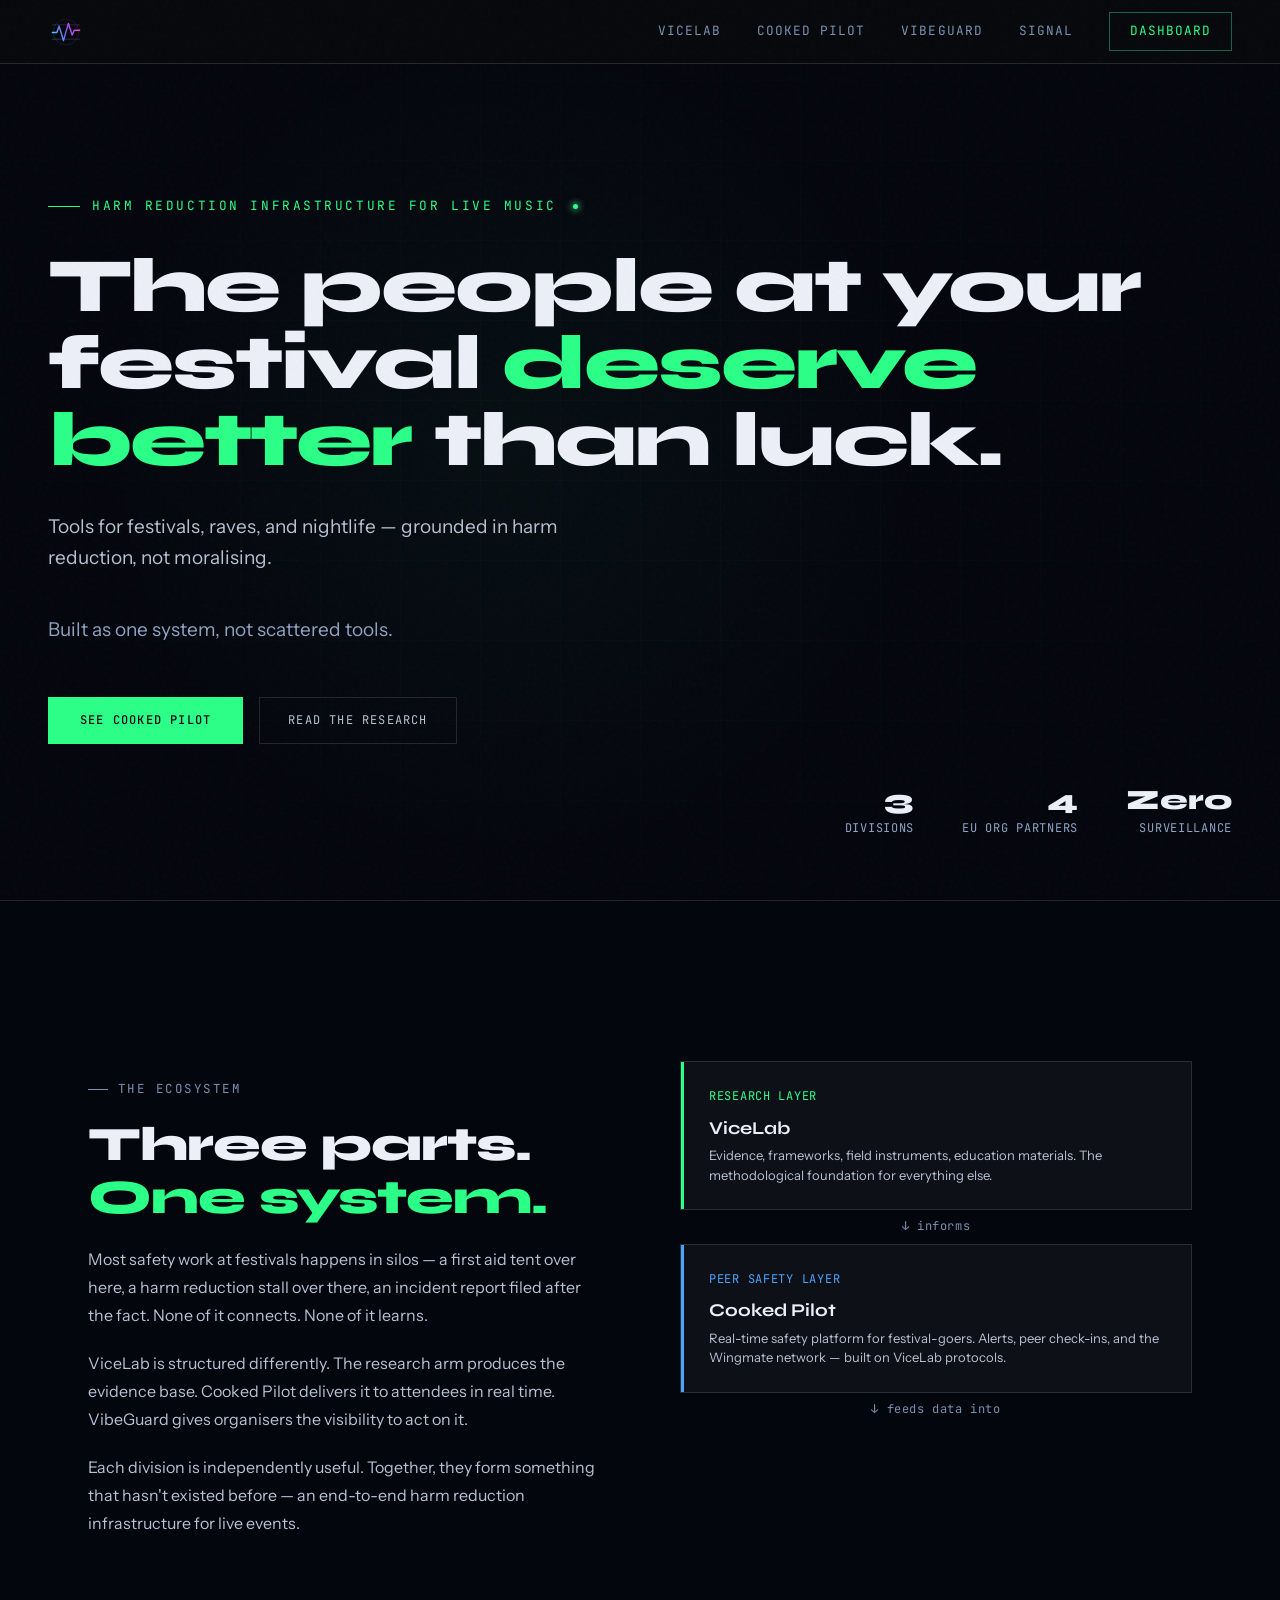
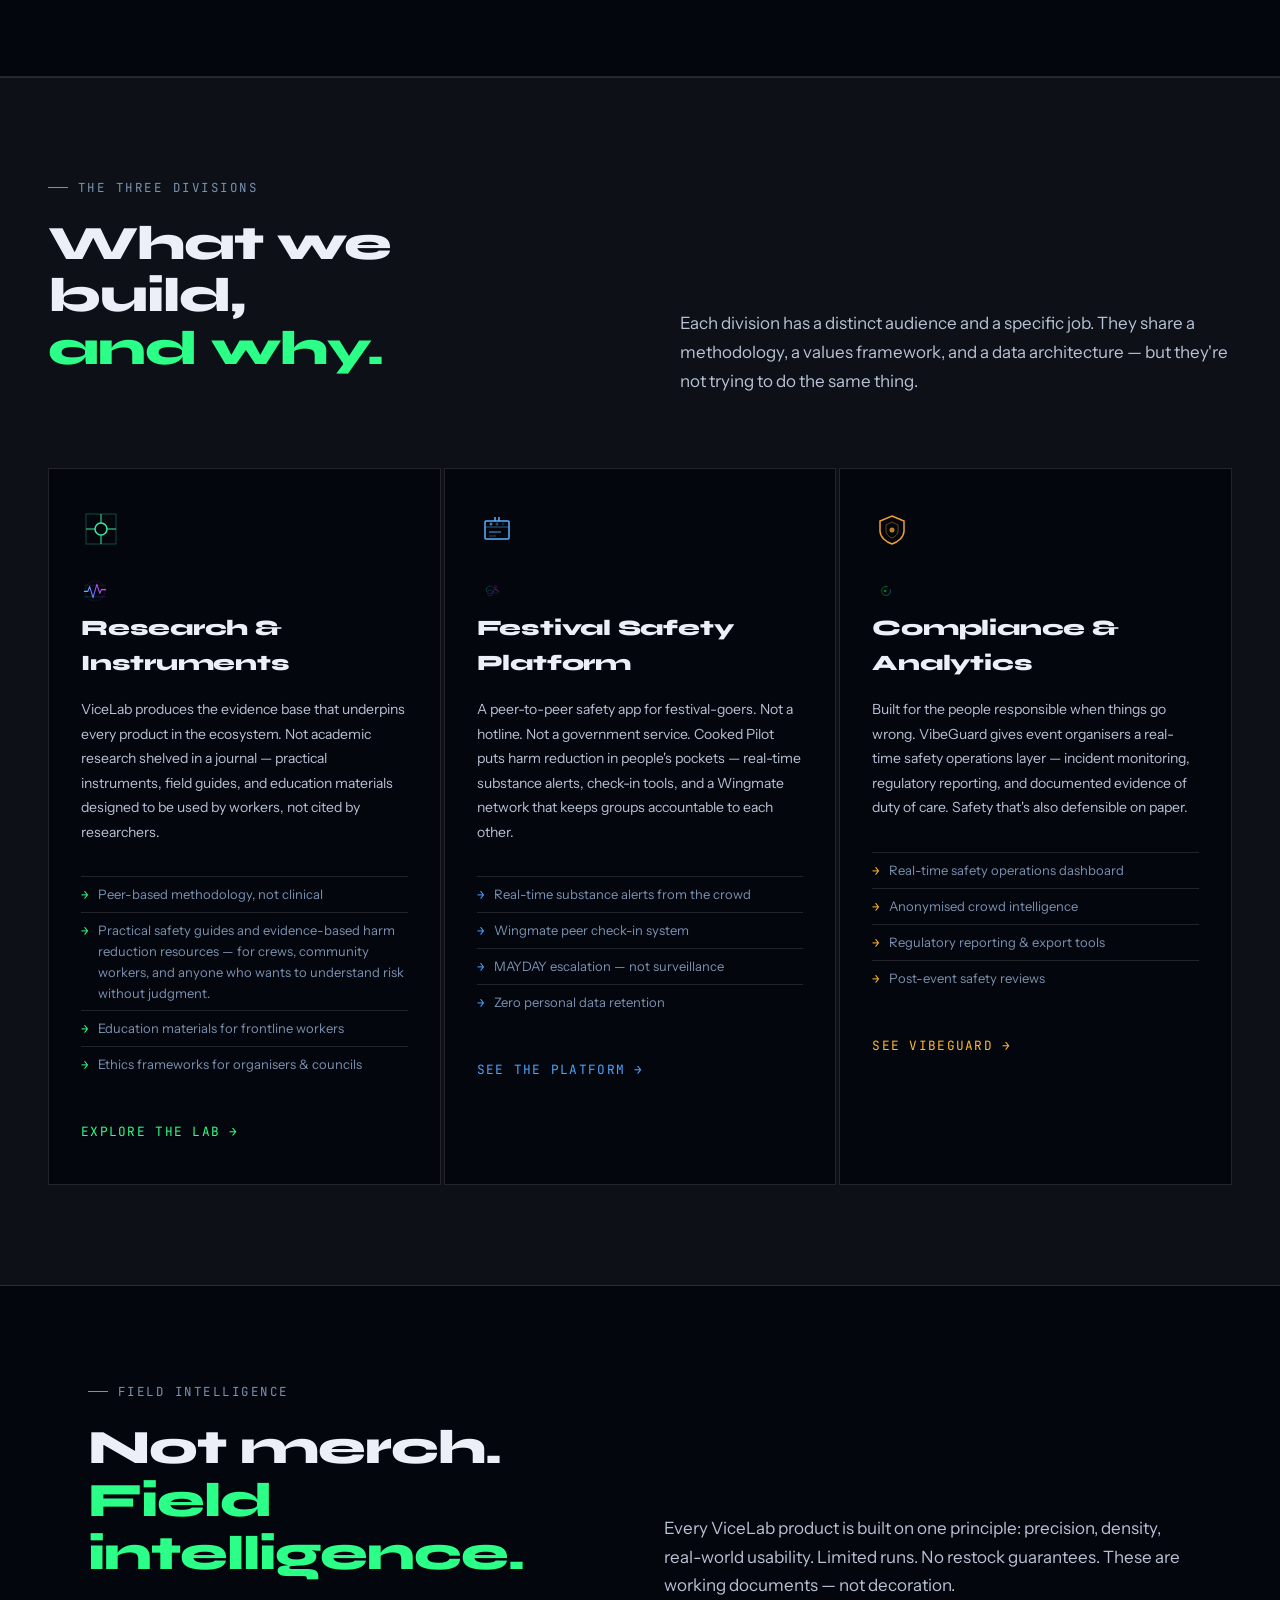
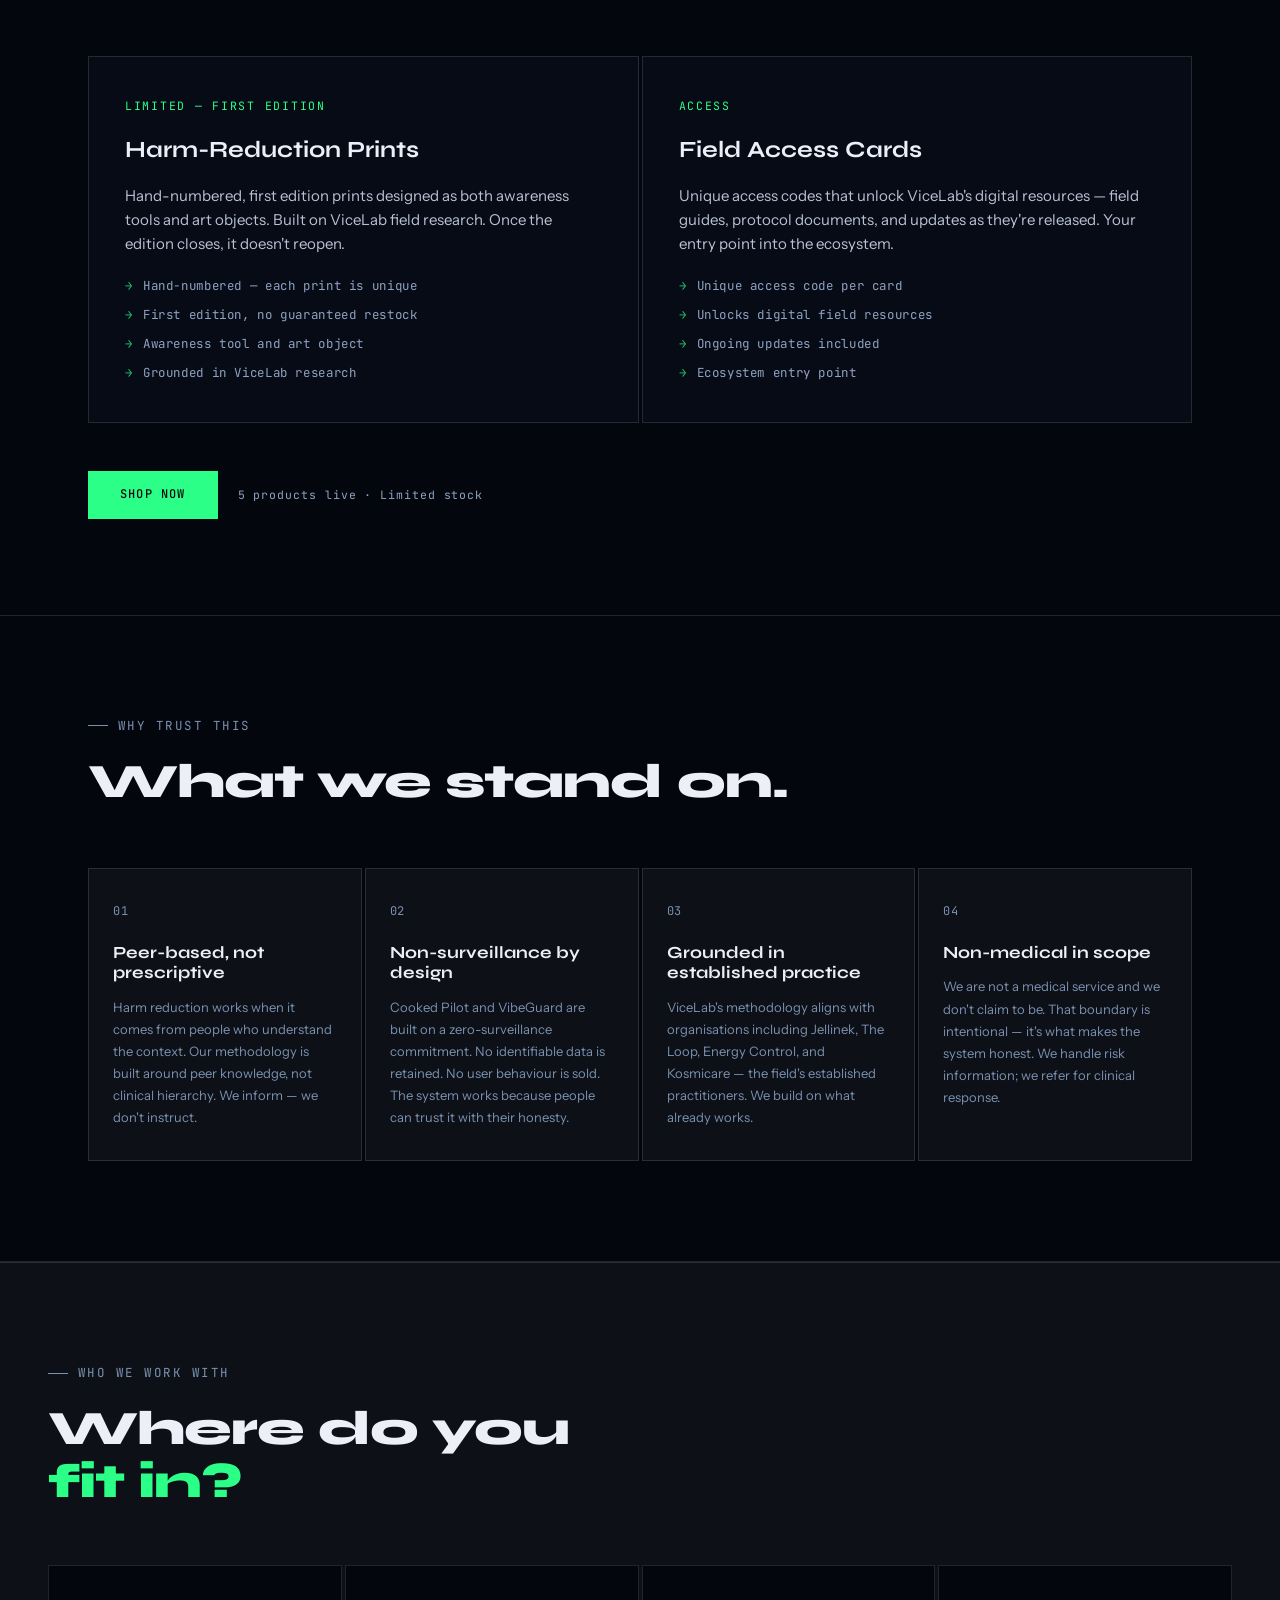
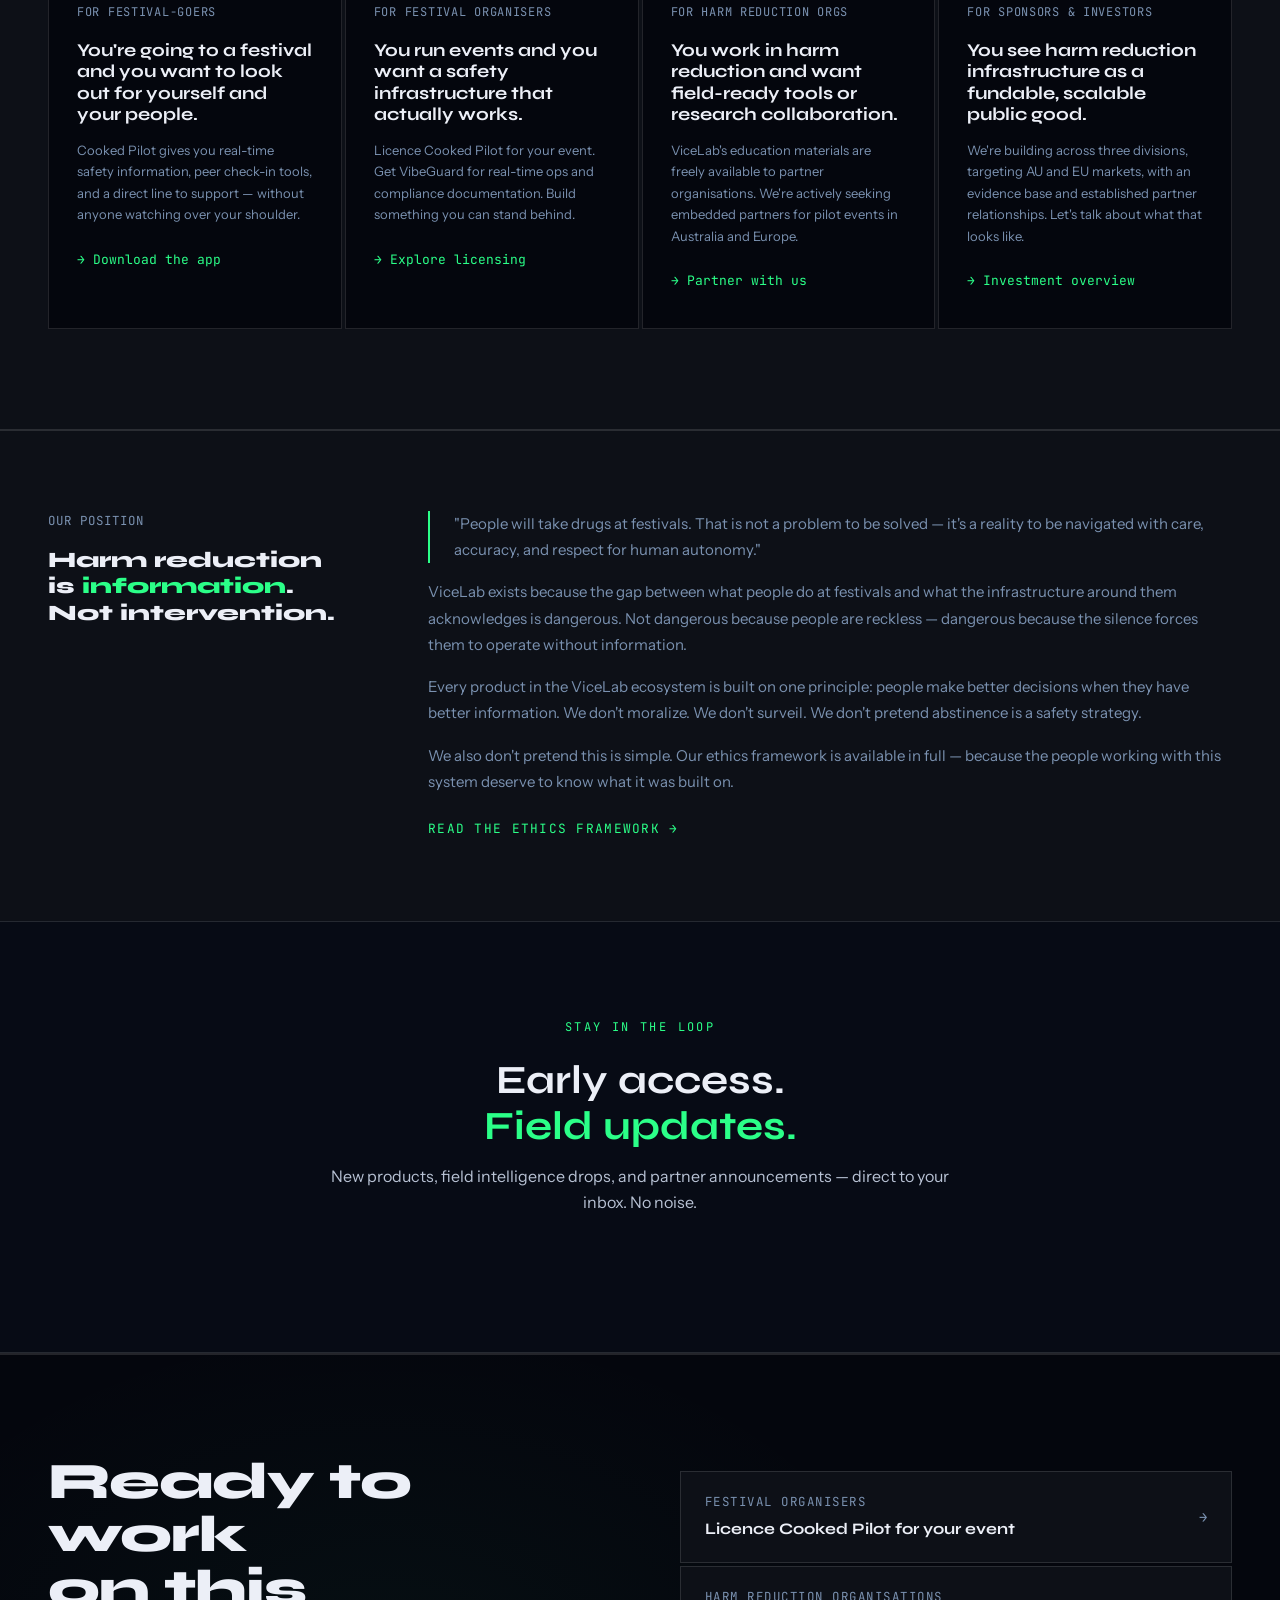
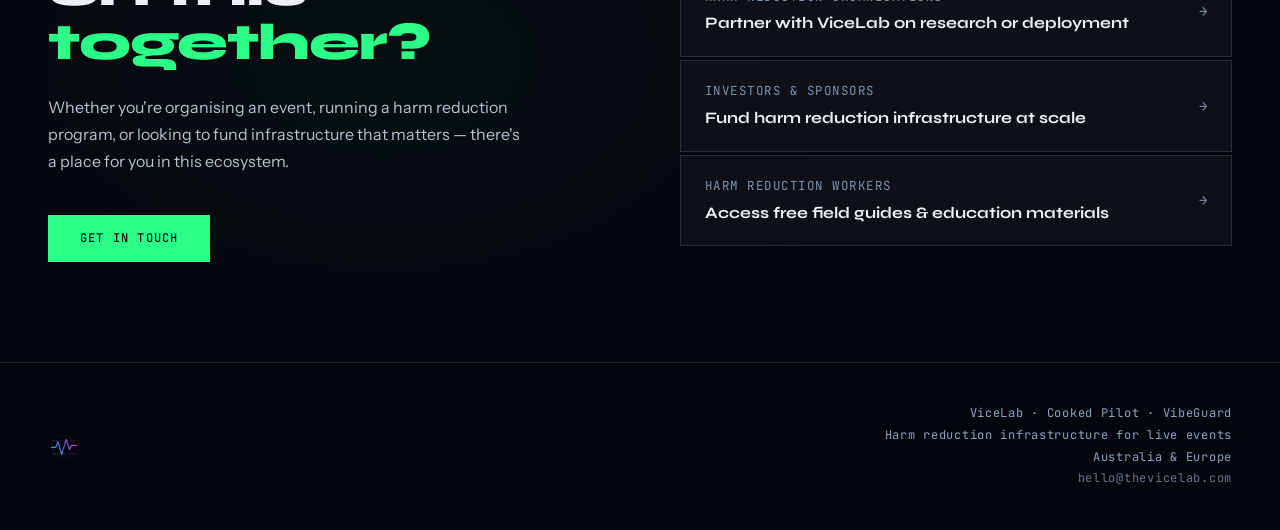
<file: index.html>
<!DOCTYPE html>
<html lang="en">
<head>
<meta charset="UTF-8">
<meta name="viewport" content="width=device-width, initial-scale=1.0">
<title>ViceLab — Harm Reduction Infrastructure for Live Music</title>
<link rel="preconnect" href="https://fonts.googleapis.com">
<link href="https://fonts.googleapis.com/css2?family=Syne:wght@400;500;600;700;800&family=Instrument+Sans:ital,wght@0,400;0,500;0,600;1,400&family=JetBrains+Mono:wght@300;400;500&display=swap" rel="stylesheet">
<style>
:root {
/* ╔══════════════════════════════════════════════════════════════╗
   ║  VICELAB GLOBAL COLOUR SYSTEM — single source of truth      ║
   ║  Edit here to repaint the entire site.                      ║
   ║  Do not hard-code colours outside this block.               ║
   ╚══════════════════════════════════════════════════════════════╝ */

  /* ── Backgrounds ───────────────────────────────────────────── */
  --bg-space:          #04060D;            /* page root / deep field    */
  --bg-panel:          #070B15;            /* card / panel surface      */
  --bg-telemetry:      #091723;            /* telemetry log strip       */

  /* ── Text ──────────────────────────────────────────────────── */
  --text-primary:      #f4f7ff;            /* console / log body text   */
  --text-secondary:    #8fa3c3;            /* metadata, labels          */
  --text-system:       #dce6ff;            /* system strips, orientation*/
  --text-body:         #b8c2d4;            /* paragraph / prose text    */
  --text-dim:          #7a91b0;            /* dimmed secondary labels   */
  --text-muted:        #5e7a9a;            /* decorative / footnote     */
  --text-white:        #eceff7;            /* near-white headings       */

  /* ── Dividers ───────────────────────────────────────────────── */
  --line-divider:      rgba(255,255,255,0.15);  /* structural dividers  */
  --line-subtle:       rgba(255,255,255,0.12);  /* panel borders        */

  /* ── Signal states (telemetry) ─────────────────────────────── */
  --signal-ok:         #3cff9c;            /* nominal / pass            */
  --signal-warn:       #ffcc66;            /* caution                   */
  --signal-alert:      #ff5a5a;            /* critical / fail           */

  /* ── Substance class accents ───────────────────────────────── */
  --accent-stimulant:    #FFB830;          /* Stimulants — amber-gold   */
  --accent-psychedelic:  #00FFC6;          /* Psychedelics — cyan       */
  --accent-empathogen:   #E43CFF;          /* Empathogens — magenta     */
  --accent-dissociative: #4DA3FF;          /* Dissociatives — blue      */
  --accent-opioid:       #FF6B6B;          /* Depressants/Opioids — red */
  --accent-cannabinoid:  #7EE482;          /* Cannabis — soft green     */
  --accent-entactogen:   #A78BFA;          /* Entactogens — violet      */

  /* ── Ecosystem entity accents ──────────────────────────────── */
  --brand-cp:          #2BFF88;            /* Cooked Pilot — neon green */
  --brand-vg:          #4DA3FF;            /* VibeGuard    — neon blue  */
  --brand-vl:          #E43CFF;            /* ViceLab      — magenta    */

  /* ── File-local tokens ──────────────── */
  --bg:         var(--bg-space);
  --bg-1:       #0d1017;
  --bg-2:       #111520;
  --border:     var(--line-subtle);
  --border-2:   var(--line-subtle);

  --text:       var(--text-body);
  --text-dimmer:var(--text-dim);
  --white:      var(--text-white);

  --green:      var(--brand-cp);
  --green-dim:  rgba(61,232,158,0.08);
  --green-mid:  rgba(61,232,158,0.18);
  --green-glow: 0 0 40px rgba(61,232,158,0.12);

  --blue:       var(--accent-dissociative);
  --blue-dim:   rgba(90,176,255,0.08);

  --amber:      var(--accent-stimulant);
  --amber-dim:  rgba(240,160,48,0.08);

  --mono: 'JetBrains Mono', monospace;
  --display: 'Syne', sans-serif;
  --body: 'Instrument Sans', sans-serif;
}

*, *::before, *::after { box-sizing: border-box; margin: 0; padding: 0; }

html { scroll-behavior: smooth; }

body {
  background: var(--bg);
  color: var(--text);
  font-family: var(--body);
  font-size: 16px;
  line-height: 1.6;
  overflow-x: hidden;
}

/* ─── NOISE OVERLAY ─── */
body::before {
  content: '';
  position: fixed;
  inset: 0;
  background-image: url("data:image/svg+xml,%3Csvg viewBox='0 0 256 256' xmlns='http://www.w3.org/2000/svg'%3E%3Cfilter id='noise'%3E%3CfeTurbulence type='fractalNoise' baseFrequency='0.9' numOctaves='4' stitchTiles='stitch'/%3E%3C/filter%3E%3Crect width='100%25' height='100%25' filter='url(%23noise)' opacity='0.035'/%3E%3C/svg%3E");
  pointer-events: none;
  z-index: 1000;
  opacity: 0.6;
}

/* ─── NAV ─── */
nav {
  position: fixed;
  top: 0; left: 0; right: 0;
  z-index: 100;
  display: flex;
  align-items: center;
  justify-content: space-between;
  padding: 0 48px;
  height: 64px;
  background: rgba(8,10,13,0.85);
  backdrop-filter: blur(16px);
  border-bottom: 1px solid var(--border);
}
.nav-logo {
  font-family: var(--display);
  font-size: 15px;
  font-weight: 800;
  color: var(--white);
  letter-spacing: 0.04em;
  text-decoration: none;
}
.nav-logo span { color: var(--green); }
.nav-links {
  display: flex;
  gap: 36px;
  align-items: center;
}
.nav-links a {
  font-family: var(--mono);
  font-size: 0.80rem;
  color: var(--text-dim);
  text-decoration: none;
  letter-spacing: 0.08em;
  text-transform: uppercase;
  transition: color 0.2s;
}
.nav-links a:hover { color: var(--white); }
.nav-cta {
  font-family: var(--mono);
  font-size: 0.80rem;
  padding: 8px 20px;
  border: 1px solid rgba(61,232,158,0.4);
  color: var(--green) !important;
  letter-spacing: 0.1em;
  text-transform: uppercase;
  transition: all 0.2s !important;
}
.nav-cta:hover {
  background: var(--green-dim) !important;
  color: var(--green) !important;
  border-color: var(--green) !important;
}

/* ─── HERO ─── */
.hero {
  min-height: 100vh;
  display: flex;
  flex-direction: column;
  justify-content: center;
  position: relative;
  padding: 120px 48px 80px;
  overflow: hidden;
}

/* Radar grid background */
.hero::before {
  content: '';
  position: absolute;
  inset: 0;
  background-image:
    linear-gradient(rgba(61,232,158,0.025) 1px, transparent 1px),
    linear-gradient(90deg, rgba(61,232,158,0.025) 1px, transparent 1px);
  background-size: 80px 80px;
  mask-image: radial-gradient(ellipse 80% 80% at 50% 50%, black 20%, transparent 100%);
}

/* Radial glow */
.hero::after {
  content: '';
  position: absolute;
  top: 50%;
  left: 40%;
  transform: translate(-50%, -50%);
  width: 900px;
  height: 900px;
  background: radial-gradient(circle, rgba(61,232,158,0.04) 0%, transparent 65%);
  pointer-events: none;
}

.hero-inner {
  position: relative;
  z-index: 2;
  max-width: 1100px;
}

.hero-eyebrow {
  font-family: var(--mono);
  font-size: 0.80rem;
  color: var(--green);
  letter-spacing: 0.2em;
  text-transform: uppercase;
  margin-bottom: 32px;
  display: flex;
  align-items: center;
  gap: 12px;
  opacity: 0;
  animation: fadeUp 0.3s ease 0s forwards;
}
.hero-eyebrow::before {
  content: '';
  width: 32px;
  height: 1px;
  background: var(--green);
}

/* Live pulse dot — instant activity signal, visible at t=0 */
.hero-eyebrow::after {
  content: '';
  width: 5px;
  height: 5px;
  border-radius: 50%;
  background: var(--green);
  box-shadow: 0 0 6px 2px rgba(61,232,158,0.5);
  animation: pulse-dot 2s ease-in-out infinite;
  margin-left: 4px;
}
@keyframes pulse-dot {
  0%,100% { opacity: 1; transform: scale(1); }
  50%      { opacity: 0.4; transform: scale(0.7); }
}

/* .hero-headline styles → components/locked-hero-headline.css */

.hero-sub {
  font-size: 19px;
  color: var(--text);
  max-width: 560px;
  line-height: 1.65;
  margin-bottom: 52px;
  font-weight: 400;
  opacity: 0;
  animation: fadeUp 0.3s ease 0.22s forwards;
}

.hero-actions {
  display: flex;
  gap: 16px;
  align-items: center;
  flex-wrap: wrap;
  opacity: 0;
  animation: fadeUp 0.3s ease 0.32s forwards;
}
.btn-primary {
  font-family: var(--mono);
  font-size: 12px;
  letter-spacing: 0.1em;
  text-transform: uppercase;
  padding: 14px 32px;
  background: var(--green);
  color: #060a0a;
  font-weight: 500;
  border: none;
  cursor: pointer;
  text-decoration: none;
  display: inline-block;
  transition: all 0.2s;
}
.btn-primary:hover {
  background: #5af0b5;
  box-shadow: 0 0 30px rgba(61,232,158,0.3);
}
.btn-ghost {
  font-family: var(--mono);
  font-size: 12px;
  letter-spacing: 0.1em;
  text-transform: uppercase;
  padding: 13px 28px;
  border: 1px solid var(--border-2);
  color: var(--text);
  background: transparent;
  cursor: pointer;
  text-decoration: none;
  display: inline-block;
  transition: all 0.2s;
}
.btn-ghost:hover {
  border-color: var(--line-divider);
  color: var(--white);
}

.hero-stats {
  position: absolute;
  bottom: 60px;
  right: 48px;
  display: flex;
  gap: 48px;
  opacity: 0;
  animation: fadeUp 0.3s ease 0.42s forwards;
}
.stat { text-align: right; }
.stat-num {
  font-family: var(--display);
  font-size: 28px;
  font-weight: 800;
  color: var(--white);
  line-height: 1;
  margin-bottom: 4px;
}
.stat-label {
  font-family: var(--mono);
  font-size: 0.78rem;
  color: var(--text-dim);
  letter-spacing: 0.1em;
  text-transform: uppercase;
}

/* ─── DIVIDER ─── */
.divider-line {
  height: 1px;
  background: var(--border);
  margin: 0;
}

/* ─── SECTIONS COMMON ─── */
section {
  padding: 100px 48px;
  max-width: 1200px;
  margin: 0 auto;
}
section.full { max-width: none; padding-left: 0; padding-right: 0; }

.section-label {
  font-family: var(--mono);
  font-size: 0.78rem;
  color: var(--text-dimmer);
  letter-spacing: 0.2em;
  text-transform: uppercase;
  margin-bottom: 20px;
  display: flex;
  align-items: center;
  gap: 10px;
}
.section-label::before {
  content: '';
  width: 20px;
  height: 1px;
  background: var(--text-dimmer);
}

.section-title {
  font-family: var(--display);
  font-size: clamp(32px, 4vw, 48px);
  font-weight: 800;
  color: var(--white);
  line-height: 1.1;
  letter-spacing: -0.02em;
  margin-bottom: 20px;
}
.section-title em {
  font-style: normal;
  color: var(--green);
}

.section-body {
  font-size: 17px;
  color: var(--text);
  max-width: 600px;
  line-height: 1.7;
}

/* ─── ECOSYSTEM SECTION ─── */
.ecosystem {
  position: relative;
}
.ecosystem-layout {
  display: grid;
  grid-template-columns: 1fr 1fr;
  gap: 80px;
  align-items: center;
  margin-top: 60px;
}
.ecosystem-text {}
.ecosystem-text p { margin-bottom: 20px; font-size: 16px; color: var(--text); line-height: 1.75; }

.ecosystem-diagram {
  position: relative;
  display: flex;
  flex-direction: column;
  gap: 3px;
}
.eco-node {
  border: 1px solid var(--border);
  background: var(--bg-1);
  padding: 24px 28px;
  position: relative;
  transition: all 0.25s;
  cursor: default;
}
.eco-node:hover {
  border-color: var(--border-2);
  background: var(--bg-2);
}
.eco-node::before {
  content: '';
  position: absolute;
  left: 0; top: 0; bottom: 0;
  width: 3px;
}
.eco-node.vl::before { background: var(--green); }
.eco-node.cp::before { background: var(--blue); }
.eco-node.vg::before { background: var(--amber); }

.eco-node:hover.vl { border-color: rgba(61,232,158,0.25); }
.eco-node:hover.cp { border-color: rgba(90,176,255,0.25); }
.eco-node:hover.vg { border-color: rgba(240,160,48,0.25); }

.eco-tag {
  font-family: var(--mono);
  font-size: 0.78rem;
  text-transform: uppercase;
  letter-spacing: 0.12em;
  margin-bottom: 6px;
}
.eco-node.vl .eco-tag { color: var(--green); }
.eco-node.cp .eco-tag { color: var(--blue); }
.eco-node.vg .eco-tag { color: var(--amber); }

.eco-name {
  font-family: var(--display);
  font-size: 18px;
  font-weight: 700;
  color: var(--white);
  margin-bottom: 4px;
}
.eco-desc {
  font-size: 13px;
  color: var(--text);
  line-height: 1.5;
}
.eco-arrow {
  text-align: center;
  font-family: var(--mono);
  font-size: 12px;
  color: var(--text-dimmer);
  padding: 4px 0;
  letter-spacing: 0.05em;
}

/* ─── DIVISIONS ─── */
.divisions-wrap {
  background: var(--bg-1);
  border-top: 1px solid var(--border);
  border-bottom: 1px solid var(--border);
  padding: 100px 48px;
}
.divisions-inner {
  max-width: 1200px;
  margin: 0 auto;
}
.divisions-header {
  display: grid;
  grid-template-columns: 1fr 1fr;
  gap: 80px;
  margin-bottom: 72px;
  align-items: end;
}

.divisions-grid {
  display: grid;
  grid-template-columns: repeat(3, 1fr);
  gap: 3px;
}
.division-card {
  background: var(--bg);
  border: 1px solid var(--border);
  padding: 40px 32px;
  position: relative;
  overflow: hidden;
  transition: all 0.3s;
}
.division-card::after {
  content: '';
  position: absolute;
  bottom: 0; left: 0; right: 0;
  height: 1px;
  transition: all 0.3s;
}
.division-card.vl::after { background: var(--green); transform: scaleX(0); transform-origin: left; }
.division-card.cp::after { background: var(--blue); transform: scaleX(0); transform-origin: left; }
.division-card.vg::after { background: var(--amber); transform: scaleX(0); transform-origin: left; }

.division-card:hover::after { transform: scaleX(1); }
.division-card.vl:hover { background: #0a0f0c; border-color: rgba(61,232,158,0.2); }
.division-card.cp:hover { background: #0a0d14; border-color: rgba(90,176,255,0.2); }
.division-card.vg:hover { background: #110e06; border-color: rgba(240,160,48,0.2); }

.div-icon {
  width: 40px;
  height: 40px;
  margin-bottom: 28px;
  display: flex;
  align-items: center;
  justify-content: center;
}

.div-tag {
  font-family: var(--mono);
  font-size: 0.78rem;
  letter-spacing: 0.14em;
  text-transform: uppercase;
  margin-bottom: 12px;
}
.division-card.vl .div-tag { color: var(--green); }
.division-card.cp .div-tag { color: var(--blue); }
.division-card.vg .div-tag { color: var(--amber); }

.div-name {
  font-family: var(--display);
  font-size: 22px;
  font-weight: 800;
  color: var(--white);
  margin-bottom: 16px;
  letter-spacing: -0.01em;
}
.div-body {
  font-size: 14px;
  color: var(--text);
  line-height: 1.75;
  margin-bottom: 32px;
}
.div-bullets {
  list-style: none;
  margin-bottom: 36px;
}
.div-bullets li {
  font-size: 13px;
  color: var(--text-dim);
  padding: 7px 0;
  border-top: 1px solid var(--border);
  display: flex;
  gap: 10px;
  align-items: baseline;
}
.div-bullets li::before {
  content: '→';
  font-family: var(--mono);
  font-size: 0.78rem;
  flex-shrink: 0;
}
.division-card.vl .div-bullets li::before { color: var(--green); }
.division-card.cp .div-bullets li::before { color: var(--blue); }
.division-card.vg .div-bullets li::before { color: var(--amber); }

.div-link {
  font-family: var(--mono);
  font-size: 0.80rem;
  letter-spacing: 0.1em;
  text-transform: uppercase;
  text-decoration: none;
  display: inline-flex;
  align-items: center;
  gap: 8px;
  transition: gap 0.2s;
}
.division-card.vl .div-link { color: var(--green); }
.division-card.cp .div-link { color: var(--blue); }
.division-card.vg .div-link { color: var(--amber); }
.div-link:hover { gap: 14px; }

/* ─── TRUST PILLARS ─── */
.trust {
  position: relative;
}
.trust-grid {
  display: grid;
  grid-template-columns: repeat(4, 1fr);
  gap: 3px;
  margin-top: 60px;
}
.trust-card {
  border: 1px solid var(--border);
  padding: 32px 24px;
  background: var(--bg-1);
  transition: all 0.2s;
}
.trust-card:hover {
  background: var(--bg-2);
  border-color: var(--border-2);
}
.trust-num {
  font-family: var(--mono);
  font-size: 0.80rem;
  color: var(--text-dimmer);
  margin-bottom: 20px;
  letter-spacing: 0.1em;
}
.trust-heading {
  font-family: var(--display);
  font-size: 17px;
  font-weight: 700;
  color: var(--white);
  margin-bottom: 12px;
  line-height: 1.2;
}
.trust-body {
  font-size: 13px;
  color: var(--text-dim);
  line-height: 1.7;
}

/* ─── AUDIENCE PATHS ─── */
.audience-wrap {
  background: var(--bg-1);
  border-top: 1px solid var(--border);
  border-bottom: 1px solid var(--border);
  padding: 100px 48px;
}
.audience-inner {
  max-width: 1200px;
  margin: 0 auto;
}
.audience-paths {
  display: grid;
  grid-template-columns: repeat(4, 1fr);
  gap: 3px;
  margin-top: 56px;
}
@media (max-width: 768px) {
  .audience-paths {
    grid-template-columns: 1fr;
    gap: 16px;
  }
  .audience-paths > * {
    min-width: 0;
    height: auto;
    padding: 20px 18px;
  }
}
.path-card {
  border: 1px solid var(--border);
  padding: 36px 28px;
  background: var(--bg);
  text-decoration: none;
  display: block;
  transition: all 0.25s;
  position: relative;
  overflow: hidden;
}
.path-card::before {
  content: '';
  position: absolute;
  top: 0; left: 0; right: 0;
  height: 2px;
  background: linear-gradient(90deg, var(--green), transparent);
  transform: scaleX(0);
  transform-origin: left;
  transition: transform 0.3s;
}
.path-card:hover::before { transform: scaleX(1); }
.path-card:hover {
  background: var(--bg-2);
  border-color: var(--border-2);
}
.path-who {
  font-family: var(--mono);
  font-size: 0.78rem;
  color: var(--text-dimmer);
  letter-spacing: 0.14em;
  text-transform: uppercase;
  margin-bottom: 16px;
}
.path-title {
  font-family: var(--display);
  font-size: 18px;
  font-weight: 700;
  color: var(--white);
  margin-bottom: 14px;
  line-height: 1.2;
}
.path-body {
  font-size: 13px;
  color: var(--text-dim);
  line-height: 1.65;
  margin-bottom: 24px;
}
.path-arrow {
  font-family: var(--mono);
  font-size: 13px;
  color: var(--green);
}

/* ─── PARTNERS CTA ─── */
.partners-cta {
  position: relative;
  overflow: hidden;
  padding: 100px 48px;
  border-top: 1px solid var(--border);
}
.partners-cta::before {
  content: '';
  position: absolute;
  top: 0; left: 0; right: 0; bottom: 0;
  background: radial-gradient(ellipse 60% 80% at 30% 50%, rgba(61,232,158,0.04) 0%, transparent 70%);
  pointer-events: none;
}
.cta-inner {
  max-width: 1200px;
  margin: 0 auto;
  display: grid;
  grid-template-columns: 1fr 1fr;
  gap: 80px;
  align-items: center;
  position: relative;
  z-index: 2;
}
.cta-text {}
.cta-title {
  font-family: var(--display);
  font-size: clamp(32px, 4vw, 52px);
  font-weight: 800;
  color: var(--white);
  line-height: 1.05;
  letter-spacing: -0.02em;
  margin-bottom: 24px;
}
.cta-title em {
  font-style: normal;
  color: var(--green);
}
.cta-body {
  font-size: 16px;
  color: var(--text);
  line-height: 1.7;
  margin-bottom: 40px;
  max-width: 480px;
}
.cta-options {
  display: flex;
  flex-direction: column;
  gap: 3px;
}
.cta-option {
  display: flex;
  align-items: center;
  justify-content: space-between;
  padding: 20px 24px;
  border: 1px solid var(--border);
  background: var(--bg-1);
  text-decoration: none;
  transition: all 0.2s;
  cursor: pointer;
}
.cta-option:hover {
  background: var(--bg-2);
  border-color: var(--border-2);
}
.cta-option:first-child:hover { border-color: rgba(61,232,158,0.25); }
.cta-option-left {}
.cta-option-tag {
  font-family: var(--mono);
  font-size: 0.78rem;
  color: var(--text-dimmer);
  letter-spacing: 0.12em;
  text-transform: uppercase;
  margin-bottom: 4px;
}
.cta-option-label {
  font-family: var(--display);
  font-size: 16px;
  font-weight: 700;
  color: var(--white);
}
.cta-option-arrow {
  font-family: var(--mono);
  font-size: 14px;
  color: var(--text-dimmer);
  transition: all 0.2s;
}
.cta-option:hover .cta-option-arrow { color: var(--green); transform: translateX(4px); }

/* ─── PHILOSOPHY STRIP ─── */
.philosophy {
  border-top: 1px solid var(--border);
  padding: 80px 48px;
  background: var(--bg-1);
}
.philosophy-inner {
  max-width: 1200px;
  margin: 0 auto;
  display: grid;
  grid-template-columns: 300px 1fr;
  gap: 80px;
  align-items: start;
}
.philosophy-label-col {}
.philosophy-label {
  font-family: var(--mono);
  font-size: 0.78rem;
  color: var(--text-dimmer);
  letter-spacing: 0.08em;
  text-transform: uppercase;
  margin-bottom: 16px;
}
.philosophy-anchor {
  font-family: var(--display);
  font-size: 22px;
  font-weight: 800;
  color: var(--white);
  line-height: 1.2;
}
.philosophy-anchor em { font-style: normal; color: var(--green); }
.philosophy-body-col {}
.philosophy-quote {
  font-size: 18px;
  color: var(--text);
  line-height: 1.7;
  margin-bottom: 28px;
  border-left: 2px solid var(--green);
  padding-left: 24px;
}
.philosophy-body-col p {
  font-size: 15px;
  color: var(--text-dim);
  line-height: 1.75;
  margin-bottom: 16px;
}
.philosophy-body-col p:last-child { margin-bottom: 0; }

/* ─── FOOTER ─── */
footer {
  border-top: 1px solid var(--border);
  padding: 40px 48px;
  display: flex;
  justify-content: space-between;
  align-items: center;
}
.footer-logo {
  font-family: var(--display);
  font-size: 14px;
  font-weight: 800;
  color: var(--text-dim);
  letter-spacing: 0.04em;
}
.footer-logo span { color: var(--green); }
.footer-meta {
  font-family: var(--mono);
  font-size: 0.78rem;
  color: var(--text-dimmer);
  letter-spacing: 0.1em;
  text-align: right;
  line-height: 1.9;
}

/* ─── SCROLL ANIMATIONS ─── */
@keyframes fadeUp {
  from { opacity: 0; transform: translateY(8px); }
  to   { opacity: 1; transform: translateY(0); }
}
.reveal {
  opacity: 0;
  transform: translateY(12px);
  transition: opacity 0.7s ease, transform 0.7s ease;
}
.reveal.in { opacity: 1; transform: none; }

/* stagger children */
.reveal-stagger > * {
  opacity: 0;
  transform: translateY(12px);
  transition: opacity 0.6s ease, transform 0.6s ease;
}
.reveal-stagger.in > *:nth-child(1) { opacity: 1; transform: none; transition-delay: 0.05s; }
.reveal-stagger.in > *:nth-child(2) { opacity: 1; transform: none; transition-delay: 0.15s; }
.reveal-stagger.in > *:nth-child(3) { opacity: 1; transform: none; transition-delay: 0.25s; }
.reveal-stagger.in > *:nth-child(4) { opacity: 1; transform: none; transition-delay: 0.35s; }

/* ─── MOBILE HERO FIXES (≤600px) ─── */
/* Responsive stabilisation pass — animation timing unchanged */
@media (max-width: 600px) {
  .hero {
    padding: 100px 24px 80px;
  }
  .hero-stats {
    display: none;
  }
}

/* ═══════════════════════════════════════════════════
   RESPONSIVE BODY PASS
   All breakpoints below are additive.
   Desktop layout is untouched above 768px.
   ═══════════════════════════════════════════════════ */

/* ─── NAV MOBILE ─── */
@media (max-width: 768px) {
  nav {
    padding: 0 24px;
    height: auto;
    flex-wrap: wrap;
    gap: 0;
    padding-top: 12px;
    padding-bottom: 12px;
  }
  .nav-links {
    gap: 20px;
    flex-wrap: wrap;
    width: 100%;
    padding-top: 10px;
    border-top: 1px solid var(--border);  /* deliberate row separation */
    margin-top: 8px;
  }
}

@media (max-width: 480px) {
  .nav-links {
    gap: 14px;
  }
  .nav-links a {
    font-size: 0.78rem;
  }
  .nav-cta {
    font-size: 0.78rem;
    padding: 6px 14px;
  }
}

/* ─── SECTION PADDING ─── */
@media (max-width: 768px) {
  section {
    padding: 72px 24px;
  }
  .divisions-wrap {
    padding: 72px 24px;
  }
  .audience-wrap {
    padding: 72px 24px;
  }
  .partners-cta {
    padding: 72px 24px;
  }
  .philosophy {
    padding: 64px 24px;
  }
  footer {
    padding: 32px 24px;
    flex-direction: column;
    gap: 16px;
    align-items: flex-start;
  }
  .footer-meta {
    text-align: left;
  }
}

/* ─── ECOSYSTEM LAYOUT ─── */
@media (max-width: 768px) {
  .ecosystem-layout {
    grid-template-columns: 1fr;
    gap: 48px;
    margin-top: 40px;
  }
}

/* ─── DIVISIONS HEADER + GRID ─── */
@media (max-width: 768px) {
  .divisions-header {
    grid-template-columns: 1fr;
    gap: 24px;
    margin-bottom: 48px;
  }
}

/* tablet: 2 columns */
@media (min-width: 520px) and (max-width: 768px) {
  .divisions-grid {
    grid-template-columns: repeat(2, 1fr);
    gap: 3px;
  }
}

/* mobile: 1 column */
@media (max-width: 519px) {
  .divisions-grid {
    grid-template-columns: 1fr;
    gap: 3px;
  }
}

/* loosen card padding on mobile */
@media (max-width: 768px) {
  .division-card {
    padding: 28px 24px;
  }
}

/* ─── TRUST GRID ─── */
/* tablet: 2 columns */
@media (min-width: 520px) and (max-width: 768px) {
  .trust-grid {
    grid-template-columns: repeat(2, 1fr);
    margin-top: 40px;
  }
}

/* mobile: 1 column */
@media (max-width: 519px) {
  .trust-grid {
    grid-template-columns: 1fr;
    margin-top: 40px;
  }
}

/* ─── CTA INNER ─── */
@media (max-width: 768px) {
  .cta-inner {
    grid-template-columns: 1fr;
    gap: 48px;
  }
  .cta-body {
    max-width: 100%;
  }
}

/* ─── PHILOSOPHY INNER ─── */
@media (max-width: 768px) {
  .philosophy-inner {
    grid-template-columns: 1fr;
    gap: 36px;
  }
  .philosophy-quote {
    font-size: 16px;
  }
}

/* ─── TEXT LINK (inline body links) ─── */
.text-link {
  font-family: var(--mono);
  font-size: 0.80rem;
  color: var(--green);
  letter-spacing: 0.1em;
  text-transform: uppercase;
  text-decoration: none;
  display: inline-flex;
  align-items: center;
  gap: 8px;
  margin-top: 8px;
  transition: gap 0.2s;
}
.text-link:hover { gap: 14px; }

/* ─── ANCHOR LANDING OFFSET ─── */
/* Prevents fixed nav from obscuring section headings on anchor jump */
section,
.divisions-wrap,
.audience-wrap,
.partners-cta,
.philosophy {
  scroll-margin-top: 100px;
}

/* ─── KEYBOARD FOCUS ─── */
:focus-visible {
  outline: 2px solid var(--green);
  outline-offset: 2px;
}

/* ─── ACTIVE STATE FEEDBACK ─── */
button:active,
.btn-primary:active,
.btn-ghost:active {
  transform: translateY(1px);
}

/* ─── REDUCED MOTION ─── */
@media (prefers-reduced-motion: reduce) {
  .reveal,
  .reveal-stagger > * {
    opacity: 1;
    transform: none;
    transition: none;
  }
  .hero * {
    animation: none !important;
  }
}


/* ═══════════════════════════════════════════════════════
   READABILITY PATCH — global contrast uplift 2026
   Primary: var(--text-primary)  Secondary: var(--text-secondary)  System: var(--text-system)
   Do not override without versioning.
═══════════════════════════════════════════════════════ */

/* Floor: no text below 0.75rem */
* { min-font-size: 0; }  /* intentional no-op anchor */

/* ── Telemetry / console log lines ── */
.tel-line {
  font-size: 0.85rem !important;
  line-height: 1.9 !important;
  letter-spacing: 0.03em !important;
  color: var(--text-primary) !important;
}
.tel-msg  { color: var(--text-primary) !important; }
.tel-ts   { color: var(--text-secondary) !important; }
.tel-ok   .tel-msg { color: var(--signal-ok) !important; }
.tel-warn .tel-msg { color: var(--signal-warn) !important; }
.tel-info .tel-msg { color: var(--text-primary) !important; }

/* ── Explicit target classes from brief ── */
.system-label,
.archive-meta,
.console-strip,
.metadata-text {
  color: var(--text-system) !important;
  font-size: 0.75rem !important;
  line-height: 1.9 !important;
  letter-spacing: 0.03em !important;
}

/* ── Dashboard ── */
.sys-desc-line         { line-height: 1.9 !important; }
.sys-desc-line.primary { color: var(--text-system) !important; }
.sys-desc-line.secondary { color: var(--text-secondary) !important; }
.sys-orient { color: var(--text-secondary) !important; font-size: 0.75rem !important; }
.sc-id   { color: var(--text-secondary) !important; font-size: 0.75rem !important; letter-spacing: 0.06em !important; }
.sc-mode { color: var(--text-secondary) !important; font-size: 0.75rem !important; letter-spacing: 0.03em !important; }
.sl-mode { color: var(--text-secondary) !important; font-size: 0.75rem !important; }
#tel-count { color: var(--text-secondary) !important; }
#wave-sub, .wave-sub { color: var(--text-dim) !important; font-size: 0.75rem !important; }
.sys-hd .sys-id, .panel-id, .panel-label {
  color: var(--text-secondary) !important;
  font-size: 0.75rem !important;
  letter-spacing: 0.06em !important;
}

/* ── Signal v2 / map nodes ── */
.node-tip { font-size: 0.75rem !important; line-height: 1.7 !important; }
.node-tip-name { font-size: 0.80rem !important; }
.rr { color: var(--text-secondary) !important; font-size: 0.75rem !important; }
.rr-val { color: var(--text-system) !important; }
.hero-orient { color: var(--text-system) !important; font-size: 0.80rem !important; }
.hero-cta-sub { color: var(--text-secondary) !important; font-size: 0.75rem !important; }
.tc-module-label { color: var(--text-secondary) !important; font-size: 0.75rem !important; letter-spacing: 0.08em !important; }
.tc-id { color: var(--text-secondary) !important; font-size: 0.75rem !important; }
.tc-status { color: var(--text-secondary) !important; font-size: 0.75rem !important; }
.tc-cta { color: var(--text-secondary) !important; font-size: 0.75rem !important; }
.mx-head-label { color: var(--text-secondary) !important; font-size: 0.75rem !important; }
.mx-foot { color: var(--text-secondary) !important; font-size: 0.75rem !important; line-height: 1.8 !important; }
.mx-legend-item { color: var(--text-secondary) !important; font-size: 0.75rem !important; }
.sys-node-num { color: var(--text-secondary) !important; font-size: 0.75rem !important; letter-spacing: 0.06em !important; }
.sys-node-path { color: var(--text-dim) !important; font-size: 0.75rem !important; }
.why-stat-lbl { color: var(--text-secondary) !important; font-size: 0.75rem !important; letter-spacing: 0.06em !important; }

/* ── Archive index ── */
.ah-eyebrow { color: var(--text-secondary) !important; }
.ah-orient  { color: var(--text-system) !important; font-size: 0.80rem !important; letter-spacing: 0.06em !important; }
.ah-stat-lbl { color: var(--text-secondary) !important; font-size: 0.75rem !important; letter-spacing: 0.06em !important; }
.pc-id { color: var(--text-secondary) !important; font-size: 0.75rem !important; letter-spacing: 0.08em !important; }
.pc-classification { color: var(--text-dim) !important; font-size: 0.75rem !important; letter-spacing: 0.04em !important; }
.pc-badge { color: var(--text-secondary) !important; font-size: 0.75rem !important; }
.pc-edition { font-size: 0.75rem !important; }
.pc-edition.locked { color: rgba(228,60,255,0.75) !important; }
.pc-edition.ed01   { color: rgba(0,255,198,0.75)  !important; }
.pc-cta { color: var(--text-secondary) !important; font-size: 0.75rem !important; letter-spacing: 0.06em !important; }
.filter-btn { font-size: 0.75rem !important; letter-spacing: 0.06em !important; }
.index-bar-right { color: var(--text-secondary) !important; font-size: 0.75rem !important; }
.eco-num  { color: var(--text-secondary) !important; font-size: 0.75rem !important; letter-spacing: 0.06em !important; }
.eco-path { color: var(--text-dim) !important; font-size: 0.75rem !important; }
.final-label { color: var(--text-dim) !important; font-size: 0.75rem !important; }
.footer-note { color: var(--text-dim) !important; font-size: 0.75rem !important; letter-spacing: 0.06em !important; }

/* ── Plate detail ── */
.breadcrumb { color: var(--text-secondary) !important; font-size: 0.75rem !important; letter-spacing: 0.06em !important; }
.breadcrumb-current { color: var(--text-system) !important; }
.plate-code { font-size: 0.80rem !important; letter-spacing: 0.12em !important; }
.plate-meta-row { color: var(--text-secondary) !important; font-size: 0.75rem !important; letter-spacing: 0.04em !important; }
.plate-strip-id { color: var(--text-secondary) !important; font-size: 0.75rem !important; letter-spacing: 0.08em !important; }
.plate-strip-status { font-size: 0.75rem !important; }
.meta-field-key { color: var(--text-secondary) !important; font-size: 0.75rem !important; letter-spacing: 0.08em !important; }
.meta-field-val { color: var(--text-system) !important; font-size: 0.80rem !important; }
.info-block-label { font-size: 0.75rem !important; letter-spacing: 0.08em !important; line-height: 1.9 !important; }
.vault-cell-tag { color: var(--text-dim) !important; font-size: 0.75rem !important; }
.closing-label { color: var(--text-dim) !important; font-size: 0.75rem !important; }
.pc-desc { font-size: 0.80rem !important; line-height: 1.75 !important; }

/* ── Homepage / product pages (shared structure) ── */
.nav-links a { font-size: 0.80rem !important; }
.eyebrow { font-size: 0.75rem !important; letter-spacing: 0.08em !important; line-height: 1.8 !important; }
.stat-label, .n-label, .div-tag, .eco-tag, .section-tag, .trust-num,
.path-who, .action-tag, .entry-label, .footer-meta,
.feat-label, .feat-index, .step-index, .step-num, .final-tag,
.code-tag, .eco-chip, .use-mode, .trust-meta, .or-role, .ion-tag {
  font-size: 0.75rem !important;
  letter-spacing: 0.06em !important;
  line-height: 1.8 !important;
}
.footer-meta { color: var(--text-secondary) !important; }
.stat-label  { color: var(--text-secondary) !important; }

/* ── Cooked Pilot specific ── */
.phase-inner { font-size: 0.75rem !important; letter-spacing: 0.06em !important; }
.signal-tag  { font-size: 0.75rem !important; }

/* ── VibeGuard specific ── */
.feature-tag { font-size: 0.75rem !important; letter-spacing: 0.06em !important; }

/* ── Signal page (older) ── */
.hero-orient,
.hero-cta-sub,
.card-num, .tool-num, .tool-tagline, .tool-field,
.cta-label, .stat-label-old, .atm-tag, .node-label,
.sys-node-label { font-size: 0.75rem !important; letter-spacing: 0.06em !important; }
.footer-note { color: var(--text-dim) !important; font-size: 0.75rem !important; }

/* ── Nav elements ── */
.nav-badge { font-size: 0.75rem !important; letter-spacing: 0.06em !important; }


/* .hero-headline desktop rules → components/locked-hero-headline.css */

/* ═══════════════════════════════════════════
   PRODUCTS SECTION
   ═══════════════════════════════════════════ */
.products-section {
  padding: 96px 48px;
  max-width: 1200px;
  margin: 0 auto;
}
.products-header {
  display: grid;
  grid-template-columns: 1fr 1fr;
  gap: 48px;
  align-items: end;
  margin-bottom: 56px;
}
.products-grid {
  display: grid;
  grid-template-columns: repeat(2, 1fr);
  gap: 3px;
}
.product-card {
  background: var(--bg-panel);
  border: 1px solid var(--border);
  padding: 40px 36px;
  display: flex;
  flex-direction: column;
  gap: 20px;
}
.product-tag {
  font-family: var(--mono);
  font-size: 0.72rem;
  letter-spacing: 0.15em;
  text-transform: uppercase;
  color: var(--green);
}
.product-name {
  font-family: var(--display);
  font-size: 1.45rem;
  font-weight: 700;
  color: var(--white);
  line-height: 1.2;
}
.product-desc {
  font-size: 15px;
  color: var(--text);
  line-height: 1.6;
  flex: 1;
}
.product-bullets {
  list-style: none;
  padding: 0;
  margin: 0;
  display: flex;
  flex-direction: column;
  gap: 9px;
}
.product-bullets li {
  font-family: var(--mono);
  font-size: 0.78rem;
  color: var(--text-secondary, #8a95a3);
  letter-spacing: 0.05em;
  padding-left: 18px;
  position: relative;
}
.product-bullets li::before {
  content: "→";
  position: absolute;
  left: 0;
  color: var(--green);
  opacity: 0.7;
}
.products-cta {
  margin-top: 48px;
  display: flex;
  gap: 20px;
  align-items: center;
  flex-wrap: wrap;
}
.products-note {
  font-family: var(--mono);
  font-size: 0.72rem;
  color: var(--text-secondary, #8a95a3);
  letter-spacing: 0.08em;
}
@media (max-width: 768px) {
  .products-section {
    padding: 72px 24px;
  }
  .products-header {
    grid-template-columns: 1fr;
    gap: 24px;
    margin-bottom: 40px;
  }
  .products-grid {
    grid-template-columns: 1fr;
  }
  .product-card {
    padding: 28px 24px;
  }
}

/* ═══════════════════════════════════════════
   SIGNUP SECTION
   ═══════════════════════════════════════════ */
.signup-section {
  padding: 96px 48px;
  background: var(--bg-panel);
  border-top: 1px solid var(--border);
  border-bottom: 1px solid var(--border);
}
.signup-inner {
  max-width: 620px;
  margin: 0 auto;
  text-align: center;
}
.signup-label {
  font-family: var(--mono);
  font-size: 0.75rem;
  color: var(--green);
  letter-spacing: 0.2em;
  text-transform: uppercase;
  margin-bottom: 20px;
}
.signup-title {
  font-family: var(--display);
  font-size: clamp(26px, 4vw, 40px);
  font-weight: 700;
  color: var(--white);
  line-height: 1.15;
  margin-bottom: 14px;
}
.signup-title em {
  font-style: normal;
  color: var(--green);
}
.signup-body {
  font-size: 16px;
  color: var(--text);
  line-height: 1.65;
  margin-bottom: 40px;
}
/* MailerLite dark-theme overrides */
.ml-embedded .ml-form-embedWrapper {
  background: transparent !important;
}
.ml-embedded .ml-form-embedBody {
  padding: 0 !important;
}
.ml-embedded .ml-form-fieldRow input {
  background: var(--bg-space, #04060D) !important;
  border: 1px solid var(--border-2, rgba(255,255,255,0.12)) !important;
  color: var(--white, #fff) !important;
  border-radius: 0 !important;
  font-family: var(--mono) !important;
  font-size: 0.85rem !important;
}
.ml-embedded .ml-form-fieldRow input::placeholder {
  color: var(--text-secondary, #8a95a3) !important;
  opacity: 1 !important;
}
.ml-embedded button[type="submit"] {
  background: var(--green, #3de89e) !important;
  color: #060a0a !important;
  font-family: var(--mono) !important;
  font-size: 12px !important;
  letter-spacing: 0.1em !important;
  text-transform: uppercase !important;
  font-weight: 500 !important;
  border-radius: 0 !important;
  border: none !important;
}
.ml-embedded button[type="submit"]:hover {
  background: #5af0b5 !important;
}
.ml-embedded .ml-form-successBody {
  color: var(--green, #3de89e) !important;
  font-family: var(--mono) !important;
}
@media (max-width: 768px) {
  .signup-section {
    padding: 72px 24px;
  }
}


/* ═══════════════════════════════════════════════════════════
   MOBILE TYPOGRAPHY & RESPONSIVENESS REFACTOR — 2026-04
   Scope: 320px–768px · Mobile-first · Aesthetic preserved
   ═══════════════════════════════════════════════════════════ */

/* ── 1. Kill automatic hyphenation on ALL headings ── */
h1, h2, h3, h4,
.section-title, .cta-title, .signup-title,
.div-name, .eco-name, .trust-heading, .path-title,
.philosophy-anchor, .product-name, .cta-option-label {
  hyphens: none;
  -webkit-hyphens: none;
  -ms-hyphens: none;
  word-break: normal;
  overflow-wrap: normal;
}

/* ── 2. 768px and below — layout + spacing baseline ── */
@media (max-width: 768px) {
  html, body {
    overflow-x: hidden;
    max-width: 100%;
  }

  /* Nav: clean two-row layout */
  nav {
    padding: 10px 20px;
    height: auto;
    gap: 0;
  }
  .nav-logo {
    font-size: 14px;
  }
  .nav-links {
    gap: 16px;
    padding-top: 10px;
    margin-top: 6px;
    justify-content: flex-start;
    flex-wrap: wrap;
  }
  .nav-links a {
    font-size: 0.74rem !important;
    letter-spacing: 0.06em;
  }
  .nav-cta {
    font-size: 0.74rem !important;
    padding: 6px 14px;
  }

  /* Hero sub-text */
  .hero-sub {
    font-size: 16px;
    line-height: 1.62;
    max-width: 100%;
    margin-bottom: 40px;
  }

  /* Tighten section heading line-height */
  .section-title {
    line-height: 1.15;
    letter-spacing: -0.015em;
  }
}

/* ── 3. 430px and below — primary mobile target ── */
@media (max-width: 430px) {
  body {
    font-size: 15px;
  }

  /* ── Nav ── */
  nav {
    padding: 10px 18px;
  }
  .nav-links {
    gap: 12px;
    padding-top: 8px;
  }
  .nav-links a {
    font-size: 0.71rem !important;
    letter-spacing: 0.05em;
  }
  .nav-cta {
    font-size: 0.71rem !important;
    padding: 5px 11px;
  }

  /* ── Hero ── */
  .hero {
    padding: 88px 18px 56px;
  }
  .hero-eyebrow {
    font-size: 0.70rem;
    letter-spacing: 0.14em;
    margin-bottom: 22px;
  }
  /* hero-headline mobile → components/locked-hero-headline.css */
  .hero-sub {
    font-size: 15px;
    line-height: 1.6;
    margin-bottom: 32px;
  }
  .hero-actions {
    gap: 10px;
    flex-direction: column;
    align-items: flex-start;
  }
  .btn-primary {
    font-size: 11px;
    padding: 12px 26px;
  }
  .btn-ghost {
    font-size: 11px;
    padding: 11px 22px;
  }

  /* ── Sections ── */
  section {
    padding: 52px 18px;
  }
  .divisions-wrap,
  .audience-wrap,
  .partners-cta,
  .philosophy {
    padding: 52px 18px;
  }
  .products-section {
    padding: 52px 18px;
  }
  .signup-section {
    padding: 52px 18px;
  }
  footer {
    padding: 28px 18px;
  }

  /* ── Section labels & titles ── */
  .section-label {
    font-size: 0.70rem;
    letter-spacing: 0.16em;
    margin-bottom: 14px;
  }
  .section-title {
    font-size: clamp(22px, 6.8vw, 32px);
    line-height: 1.15;
    letter-spacing: -0.015em;
    max-width: 92vw;
    margin-bottom: 14px;
  }
  .section-body {
    font-size: 14px;
    line-height: 1.65;
    max-width: 100%;
  }
  .cta-title {
    font-size: clamp(24px, 7vw, 34px);
    line-height: 1.1;
    letter-spacing: -0.02em;
    max-width: 92vw;
    margin-bottom: 18px;
  }
  .signup-title {
    font-size: clamp(22px, 6.5vw, 32px);
    line-height: 1.15;
    letter-spacing: -0.01em;
  }

  /* ── Ecosystem ── */
  .ecosystem-layout {
    gap: 32px;
    margin-top: 28px;
  }
  .ecosystem-text p {
    font-size: 14px;
    margin-bottom: 14px;
  }
  .eco-name {
    font-size: 16px;
    line-height: 1.2;
  }
  .eco-desc {
    font-size: 12px;
    line-height: 1.55;
  }
  .eco-tag {
    font-size: 0.70rem;
  }
  .eco-node {
    padding: 18px 20px;
  }

  /* ── Divisions ── */
  .divisions-header {
    gap: 18px;
    margin-bottom: 32px;
  }
  .division-card {
    padding: 22px 18px;
  }
  .div-name {
    font-size: 18px;
    line-height: 1.2;
    margin-bottom: 12px;
  }
  .div-body {
    font-size: 13px;
    line-height: 1.7;
    margin-bottom: 20px;
  }
  .div-bullets li {
    font-size: 12px;
  }

  /* ── Trust ── */
  .trust-card {
    padding: 24px 18px;
  }
  .trust-heading {
    font-size: 15px;
    line-height: 1.25;
  }
  .trust-body {
    font-size: 12px;
    line-height: 1.65;
  }

  /* ── Audience paths ── */
  .audience-paths {
    margin-top: 40px;
  }
  .path-card {
    padding: 22px 18px;
  }
  .path-title {
    font-size: 15px;
    line-height: 1.3;
    margin-bottom: 10px;
  }
  .path-body {
    font-size: 13px;
    line-height: 1.6;
  }

  /* ── Products ── */
  .products-header {
    gap: 18px;
    margin-bottom: 32px;
  }
  .product-card {
    padding: 24px 18px;
    gap: 14px;
  }
  .product-name {
    font-size: 1.2rem;
    line-height: 1.2;
  }
  .product-desc {
    font-size: 13px;
    line-height: 1.6;
  }
  .product-bullets li {
    font-size: 0.74rem;
  }
  .products-cta {
    margin-top: 36px;
    gap: 16px;
  }

  /* ── Signup ── */
  .signup-inner {
    text-align: left;
  }
  .signup-body {
    font-size: 14px;
    margin-bottom: 30px;
  }
  .signup-label {
    font-size: 0.70rem;
  }

  /* ── Partners CTA ── */
  .cta-body {
    font-size: 14px;
    line-height: 1.65;
    margin-bottom: 28px;
  }
  .cta-option {
    padding: 14px 16px;
  }
  .cta-option-label {
    font-size: 14px;
    line-height: 1.3;
  }
  .cta-option-tag {
    font-size: 0.70rem;
  }

  /* ── Philosophy ── */
  .philosophy-inner {
    gap: 28px;
  }
  .philosophy-anchor {
    font-size: 18px;
    line-height: 1.25;
  }
  .philosophy-quote {
    font-size: 14px;
    line-height: 1.65;
    padding-left: 18px;
  }
  .philosophy-body-col p {
    font-size: 13px;
    line-height: 1.7;
  }

  /* ── Footer ── */
  .footer-meta {
    font-size: 0.70rem;
    line-height: 1.75;
  }
}

/* ── 4. 431px–768px middle tier ── */
@media (min-width: 431px) and (max-width: 768px) {
  /* hero-headline → components/locked-hero-headline.css */
  .section-title {
    font-size: clamp(26px, 5.5vw, 38px);
    line-height: 1.15;
    letter-spacing: -0.015em;
  }
  .cta-title {
    font-size: clamp(28px, 5.5vw, 42px);
    line-height: 1.1;
    letter-spacing: -0.02em;
  }
  .hero-sub {
    font-size: 16px;
    max-width: 100%;
  }
  .section-body {
    font-size: 15px;
  }
}


/* ── Logo image sizing ── */
.nav-logo img {
  height: 36px;
  width: auto;
  display: block;
}
.footer-logo img {
  height: 32px;
  width: auto;
  display: block;
  opacity: 0.85;
}
.div-logo {
  height: 28px;
  width: auto;
  display: block;
  margin-bottom: 6px;
}
.hero-logo {
  height: 48px;
  width: auto;
  display: block;
  margin-bottom: 20px;
}
@media (max-width: 767px) {
  .nav-logo img { height: 28px; }
  .hero-logo { height: 36px; }
}

</style>
<script defer src="https://assets.mailerlite.com/js/universal.js"></script>
  <!-- LOCKED HERO HEADLINE COMPONENT — owns all .hero-headline styles.
       Source: components/locked-hero-headline.css
       DO NOT add .hero-headline rules anywhere else. -->
  <link rel="stylesheet" href="components/locked-hero-headline.css">
</head>
<body>

<!-- ═══════════════════════════════════ NAV -->
<nav>
  <a href="index.html" class="nav-logo"><img src="/logos/vicelab.svg" alt="ViceLab"></a>
  <div class="nav-links">
    <a href="vicelab.html">ViceLab</a>
    <a href="cooked-pilot.html">Cooked Pilot</a>
    <a href="vibeguard.html">VibeGuard</a>
    <a href="signal.html">Signal</a>
    <a href="dashboard.html" class="nav-cta">Dashboard</a>
  </div>
</nav>


<!-- ═══════════════════════════════════ HERO -->
<div class="hero">
  <div class="hero-inner">
    <div class="hero-eyebrow">Harm reduction infrastructure for live music</div>
    <!-- ╔═══════════════════════════════════════════════════════════╗
         ║  CANONICAL LOCKED HERO HEADLINE                           ║
         ║  Styles: components/locked-hero-headline.css              ║
         ║  DO NOT replace with inline H1 or fluid-wrapping text.    ║
         ║  DO NOT alter span structure or remove <br> tags.         ║
         ╚═══════════════════════════════════════════════════════════╝ -->
    <h1 class="hero-headline">
      <span>The people at</span><br>
      <span>your festival</span><br>
      <span class="accent">deserve better</span><br>
      <span>than luck.</span>
    </h1>
    <p class="hero-sub">
      Tools for festivals, raves, and nightlife — grounded in harm reduction, not moralising.
    </p>
    <p class="hero-sub" style="color: var(--text-secondary); margin-top: -12px;">
      Built as one system, not scattered tools.
    </p>
    <div class="hero-actions">
      <a href="#divisions" class="btn-primary">See Cooked Pilot</a>
      <a href="#ecosystem" class="btn-ghost">Read the research</a>
    </div>
  </div>

  <div class="hero-stats">
    <div class="stat">
      <div class="stat-num">3</div>
      <div class="stat-label">Divisions</div>
    </div>
    <div class="stat">
      <div class="stat-num">4</div>
      <div class="stat-label">EU Org Partners</div>
    </div>
    <div class="stat">
      <div class="stat-num">Zero</div>
      <div class="stat-label">Surveillance</div>
    </div>
  </div>
</div>
<div class="divider-line"></div>


<!-- ═══════════════════════════════════ ECOSYSTEM OVERVIEW -->
<section class="ecosystem" id="ecosystem">
  <div class="ecosystem-layout">
    <div class="ecosystem-text reveal">
      <div class="section-label">The Ecosystem</div>
      <h2 class="section-title">Three parts.<br><em>One system.</em></h2>
      <p>
        Most safety work at festivals happens in silos — a first aid tent over here, a harm reduction stall over there, an incident report filed after the fact. None of it connects. None of it learns.
      </p>
      <p>
        ViceLab is structured differently. The research arm produces the evidence base. Cooked Pilot delivers it to attendees in real time. VibeGuard gives organisers the visibility to act on it.
      </p>
      <p>
        Each division is independently useful. Together, they form something that hasn't existed before — an end-to-end harm reduction infrastructure for live events.
      </p>
    </div>
    <div class="ecosystem-diagram reveal-stagger">
      <div class="eco-node vl">
        <div class="eco-tag">Research layer</div>
        <div class="eco-name">ViceLab</div>
        <div class="eco-desc">Evidence, frameworks, field instruments, education materials. The methodological foundation for everything else.</div>
      </div>
      <div class="eco-arrow">↓  informs</div>
      <div class="eco-node cp">
        <div class="eco-tag">Peer safety layer</div>
        <div class="eco-name">Cooked Pilot</div>
        <div class="eco-desc">Real-time safety platform for festival-goers. Alerts, peer check-ins, and the Wingmate network — built on ViceLab protocols.</div>
      </div>
      <div class="eco-arrow">↓  feeds data into</div>
      <div class="eco-node vg">
        <div class="eco-tag">Compliance layer</div>
        <div class="eco-name">VibeGuard</div>
        <div class="eco-desc">Safety analytics and compliance tools for event organisers. Turns crowd intelligence into documented, defensible decisions.</div>
      </div>
    </div>
  </div>
</section>
<div class="divider-line"></div>


<!-- ═══════════════════════════════════ DIVISIONS -->
<div class="divisions-wrap" id="divisions">
  <div class="divisions-inner">
    <div class="divisions-header reveal">
      <div>
        <div class="section-label">The Three Divisions</div>
        <h2 class="section-title">What we build,<br><em>and why.</em></h2>
      </div>
      <p class="section-body">
        Each division has a distinct audience and a specific job. They share a methodology, a values framework, and a data architecture — but they're not trying to do the same thing.
      </p>
    </div>

    <div class="divisions-grid reveal-stagger">

      <!-- ViceLab -->
      <div class="division-card vl">
        <div class="div-icon">
          <svg width="32" height="32" viewBox="0 0 32 32" fill="none">
            <rect x="1" y="1" width="30" height="30" stroke="#3de89e" stroke-width="1" opacity="0.3"/>
            <circle cx="16" cy="16" r="6" stroke="#3de89e" stroke-width="1.5" fill="none"/>
            <line x1="16" y1="1" x2="16" y2="10" stroke="#3de89e" stroke-width="1"/>
            <line x1="16" y1="22" x2="16" y2="31" stroke="#3de89e" stroke-width="1"/>
            <line x1="1" y1="16" x2="10" y2="16" stroke="#3de89e" stroke-width="1"/>
            <line x1="22" y1="16" x2="31" y2="16" stroke="#3de89e" stroke-width="1"/>
          </svg>
        </div>
        <img src="/logos/vicelab.svg" alt="ViceLab" class="div-logo">
        <div class="div-name">Research &amp; Instruments</div>
        <p class="div-body">ViceLab produces the evidence base that underpins every product in the ecosystem. Not academic research shelved in a journal — practical instruments, field guides, and education materials designed to be used by workers, not cited by researchers.</p>
        <ul class="div-bullets">
          <li>Peer-based methodology, not clinical</li>
          <li>Practical safety guides and evidence-based harm reduction resources — for crews, community workers, and anyone who wants to understand risk without judgment.</li>
          <li>Education materials for frontline workers</li>
          <li>Ethics frameworks for organisers &amp; councils</li>
        </ul>
        <a href="vicelab.html" class="div-link">Explore the lab →</a>
      </div>

      <!-- Cooked Pilot -->
      <div class="division-card cp">
        <div class="div-icon">
          <svg width="32" height="32" viewBox="0 0 32 32" fill="none">
            <rect x="4" y="8" width="24" height="18" rx="1" stroke="#5ab0ff" stroke-width="1.5" fill="none"/>
            <line x1="4" y1="14" x2="28" y2="14" stroke="#5ab0ff" stroke-width="1" opacity="0.5"/>
            <circle cx="10" cy="11" r="1.5" fill="#5ab0ff" opacity="0.7"/>
            <circle cx="16" cy="11" r="1.5" fill="#5ab0ff" opacity="0.4"/>
            <circle cx="22" cy="11" r="1.5" fill="#5ab0ff" opacity="0.2"/>
            <line x1="8" y1="19" x2="20" y2="19" stroke="#5ab0ff" stroke-width="1.5" opacity="0.6"/>
            <line x1="8" y1="23" x2="15" y2="23" stroke="#5ab0ff" stroke-width="1" opacity="0.4"/>
            <line x1="14" y1="4" x2="14" y2="8" stroke="#5ab0ff" stroke-width="1.5"/>
            <line x1="18" y1="4" x2="18" y2="8" stroke="#5ab0ff" stroke-width="1.5"/>
          </svg>
        </div>
        <img src="/logos/cookedpilot.svg" alt="Cooked Pilot" class="div-logo">
        <div class="div-name">Festival Safety Platform</div>
        <p class="div-body">A peer-to-peer safety app for festival-goers. Not a hotline. Not a government service. Cooked Pilot puts harm reduction in people's pockets — real-time substance alerts, check-in tools, and a Wingmate network that keeps groups accountable to each other.</p>
        <ul class="div-bullets">
          <li>Real-time substance alerts from the crowd</li>
          <li>Wingmate peer check-in system</li>
          <li>MAYDAY escalation — not surveillance</li>
          <li>Zero personal data retention</li>
        </ul>
        <a href="cooked-pilot.html" class="div-link">See the platform →</a>
      </div>

      <!-- VibeGuard -->
      <div class="division-card vg">
        <div class="div-icon">
          <svg width="32" height="32" viewBox="0 0 32 32" fill="none">
            <path d="M16 3 L28 8 L28 18 C28 24 22 29 16 31 C10 29 4 24 4 18 L4 8 Z" stroke="#f0a030" stroke-width="1.5" fill="none"/>
            <path d="M16 9 L22 12 L22 18 C22 21 19 24 16 25 C13 24 10 21 10 18 L10 12 Z" stroke="#f0a030" stroke-width="1" fill="none" opacity="0.4"/>
            <circle cx="16" cy="17" r="2.5" fill="#f0a030" opacity="0.8"/>
          </svg>
        </div>
        <img src="/logos/vibeguard.svg" alt="VibeGuard" class="div-logo">
        <div class="div-name">Compliance &amp; Analytics</div>
        <p class="div-body">Built for the people responsible when things go wrong. VibeGuard gives event organisers a real-time safety operations layer — incident monitoring, regulatory reporting, and documented evidence of duty of care. Safety that's also defensible on paper.</p>
        <ul class="div-bullets">
          <li>Real-time safety operations dashboard</li>
          <li>Anonymised crowd intelligence</li>
          <li>Regulatory reporting &amp; export tools</li>
          <li>Post-event safety reviews</li>
        </ul>
        <a href="vibeguard.html" class="div-link">See VibeGuard →</a>
      </div>

    </div>
  </div>
</div>


<!-- ═══════════════════════════════════ PRODUCTS -->
<div class="products-section" id="products">
  <div class="products-header reveal">
    <div>
      <div class="section-label">Field Intelligence</div>
      <h2 class="section-title">Not merch.<br><em>Field intelligence.</em></h2>
    </div>
    <p class="section-body">
      Every ViceLab product is built on one principle: precision, density, real-world usability. Limited runs. No restock guarantees. These are working documents — not decoration.
    </p>
  </div>
  <div class="products-grid reveal-stagger">

    <div class="product-card">
      <div class="product-tag">Limited — First Edition</div>
      <div class="product-name">Harm-Reduction Prints</div>
      <p class="product-desc">Hand-numbered, first edition prints designed as both awareness tools and art objects. Built on ViceLab field research. Once the edition closes, it doesn't reopen.</p>
      <ul class="product-bullets">
        <li>Hand-numbered — each print is unique</li>
        <li>First edition, no guaranteed restock</li>
        <li>Awareness tool and art object</li>
        <li>Grounded in ViceLab research</li>
      </ul>
    </div>

    <div class="product-card">
      <div class="product-tag">Access</div>
      <div class="product-name">Field Access Cards</div>
      <p class="product-desc">Unique access codes that unlock ViceLab's digital resources — field guides, protocol documents, and updates as they're released. Your entry point into the ecosystem.</p>
      <ul class="product-bullets">
        <li>Unique access code per card</li>
        <li>Unlocks digital field resources</li>
        <li>Ongoing updates included</li>
        <li>Ecosystem entry point</li>
      </ul>
    </div>

  </div>
  <div class="products-cta reveal">
    <a href="https://vicelab-collective.bigcartel.com/" class="btn-primary" target="_blank" rel="noopener">Shop Now</a>
    <span class="products-note">5 products live · Limited stock</span>
  </div>
</div>
<div class="divider-line"></div>

<!-- ═══════════════════════════════════ TRUST PILLARS -->
<section class="trust" id="trust">
  <div class="reveal">
    <div class="section-label">Why trust this</div>
    <h2 class="section-title">What we stand on.</h2>
  </div>

  <div class="trust-grid reveal-stagger">
    <div class="trust-card">
      <div class="trust-num">01</div>
      <div class="trust-heading">Peer-based, not prescriptive</div>
      <p class="trust-body">Harm reduction works when it comes from people who understand the context. Our methodology is built around peer knowledge, not clinical hierarchy. We inform — we don't instruct.</p>
    </div>
    <div class="trust-card">
      <div class="trust-num">02</div>
      <div class="trust-heading">Non-surveillance by design</div>
      <p class="trust-body">Cooked Pilot and VibeGuard are built on a zero-surveillance commitment. No identifiable data is retained. No user behaviour is sold. The system works because people can trust it with their honesty.</p>
    </div>
    <div class="trust-card">
      <div class="trust-num">03</div>
      <div class="trust-heading">Grounded in established practice</div>
      <p class="trust-body">ViceLab's methodology aligns with organisations including Jellinek, The Loop, Energy Control, and Kosmicare — the field's established practitioners. We build on what already works.</p>
    </div>
    <div class="trust-card">
      <div class="trust-num">04</div>
      <div class="trust-heading">Non-medical in scope</div>
      <p class="trust-body">We are not a medical service and we don't claim to be. That boundary is intentional — it's what makes the system honest. We handle risk information; we refer for clinical response.</p>
    </div>
  </div>
</section>
<div class="divider-line"></div>


<!-- ═══════════════════════════════════ AUDIENCE PATHS -->
<div class="audience-wrap" id="who">
  <div class="audience-inner">
    <div class="reveal">
      <div class="section-label">Who we work with</div>
      <h2 class="section-title">Where do you<br><em>fit in?</em></h2>
    </div>
    <div class="audience-paths reveal-stagger">

      <a href="cooked-pilot.html" class="path-card">
        <div class="path-who">For festival-goers</div>
        <div class="path-title">You're going to a festival and you want to look out for yourself and your people.</div>
        <p class="path-body">Cooked Pilot gives you real-time safety information, peer check-in tools, and a direct line to support — without anyone watching over your shoulder.</p>
        <div class="path-arrow">→ Download the app</div>
      </a>

      <a href="mailto:hello@thevicelab.com" class="path-card">
        <div class="path-who">For festival organisers</div>
        <div class="path-title">You run events and you want a safety infrastructure that actually works.</div>
        <p class="path-body">Licence Cooked Pilot for your event. Get VibeGuard for real-time ops and compliance documentation. Build something you can stand behind.</p>
        <div class="path-arrow">→ Explore licensing</div>
      </a>

      <a href="mailto:hello@thevicelab.com" class="path-card">
        <div class="path-who">For harm reduction orgs</div>
        <div class="path-title">You work in harm reduction and want field-ready tools or research collaboration.</div>
        <p class="path-body">ViceLab's education materials are freely available to partner organisations. We're actively seeking embedded partners for pilot events in Australia and Europe.</p>
        <div class="path-arrow">→ Partner with us</div>
      </a>

      <a href="mailto:hello@thevicelab.com" class="path-card">
        <div class="path-who">For sponsors &amp; investors</div>
        <div class="path-title">You see harm reduction infrastructure as a fundable, scalable public good.</div>
        <p class="path-body">We're building across three divisions, targeting AU and EU markets, with an evidence base and established partner relationships. Let's talk about what that looks like.</p>
        <div class="path-arrow">→ Investment overview</div>
      </a>

    </div>
  </div>
</div>


<!-- ═══════════════════════════════════ PHILOSOPHY -->
<div class="philosophy" id="ethics">
  <div class="philosophy-inner reveal">
    <div class="philosophy-label-col">
      <div class="philosophy-label">Our Position</div>
      <div class="philosophy-anchor">Harm reduction is <em>information</em>. Not intervention.</div>
    </div>
    <div class="philosophy-body-col">
      <p class="philosophy-quote">
        "People will take drugs at festivals. That is not a problem to be solved — it's a reality to be navigated with care, accuracy, and respect for human autonomy."
      </p>
      <p>
        ViceLab exists because the gap between what people do at festivals and what the infrastructure around them acknowledges is dangerous. Not dangerous because people are reckless — dangerous because the silence forces them to operate without information.
      </p>
      <p>
        Every product in the ViceLab ecosystem is built on one principle: people make better decisions when they have better information. We don't moralize. We don't surveil. We don't pretend abstinence is a safety strategy.
      </p>
      <p>
        We also don't pretend this is simple. Our ethics framework is available in full — because the people working with this system deserve to know what it was built on.
      </p>
      <a href="#trust" class="text-link">Read the ethics framework →</a>
    </div>
  </div>
</div>



<!-- ═══════════════════════════════════ SIGNUP -->
<div class="signup-section" id="signup">
  <div class="signup-inner reveal">
    <div class="signup-label">Stay in the loop</div>
    <h2 class="signup-title">Early access.<br><em>Field updates.</em></h2>
    <p class="signup-body">
      New products, field intelligence drops, and partner announcements — direct to your inbox. No noise.
    </p>
    <div class="ml-embedded" data-form="i3ue1l"></div>
  </div>
</div>
<div class="divider-line"></div>

<!-- ═══════════════════════════════════ PARTNERS CTA -->
<div class="partners-cta" id="partners">
  <div class="cta-inner">
    <div class="cta-text reveal">
      <h2 class="cta-title">Ready to work<br>on this <em>together?</em></h2>
      <p class="cta-body">
        Whether you're organising an event, running a harm reduction program, or looking to fund infrastructure that matters — there's a place for you in this ecosystem.
      </p>
      <a href="mailto:hello@thevicelab.com" class="btn-primary">Get in touch</a>
    </div>
    <div class="cta-options reveal-stagger">
      <a href="mailto:hello@thevicelab.com" class="cta-option">
        <div class="cta-option-left">
          <div class="cta-option-tag">Festival organisers</div>
          <div class="cta-option-label">Licence Cooked Pilot for your event</div>
        </div>
        <div class="cta-option-arrow">→</div>
      </a>
      <a href="mailto:hello@thevicelab.com" class="cta-option">
        <div class="cta-option-left">
          <div class="cta-option-tag">Harm reduction organisations</div>
          <div class="cta-option-label">Partner with ViceLab on research or deployment</div>
        </div>
        <div class="cta-option-arrow">→</div>
      </a>
      <a href="mailto:hello@thevicelab.com" class="cta-option">
        <div class="cta-option-left">
          <div class="cta-option-tag">Investors &amp; sponsors</div>
          <div class="cta-option-label">Fund harm reduction infrastructure at scale</div>
        </div>
        <div class="cta-option-arrow">→</div>
      </a>
      <a href="vicelab.html" class="cta-option">
        <div class="cta-option-left">
          <div class="cta-option-tag">Harm reduction workers</div>
          <div class="cta-option-label">Access free field guides &amp; education materials</div>
        </div>
        <div class="cta-option-arrow">→</div>
      </a>
    </div>
  </div>
</div>


<!-- ═══════════════════════════════════ FOOTER -->
<footer>
  <div class="footer-logo"><img src="/logos/vicelab.svg" alt="ViceLab"></div>
  <div class="footer-meta">
    ViceLab · Cooked Pilot · VibeGuard<br>
    Harm reduction infrastructure for live events<br>
    Australia &amp; Europe<br>
    <a href="mailto:hello@thevicelab.com" style="color: inherit; text-decoration: none; opacity: 0.7;">hello@thevicelab.com</a>
  </div>
</footer>


<script>
// Intersection observer for scroll reveals
const observer = new IntersectionObserver((entries) => {
  entries.forEach(el => {
    if (el.isIntersecting) {
      el.target.classList.add('in');
    }
  });
}, { threshold: 0.12, rootMargin: '0px 0px -40px 0px' });

document.querySelectorAll('.reveal, .reveal-stagger').forEach(el => observer.observe(el));
</script>
</body>
</html>
</file>
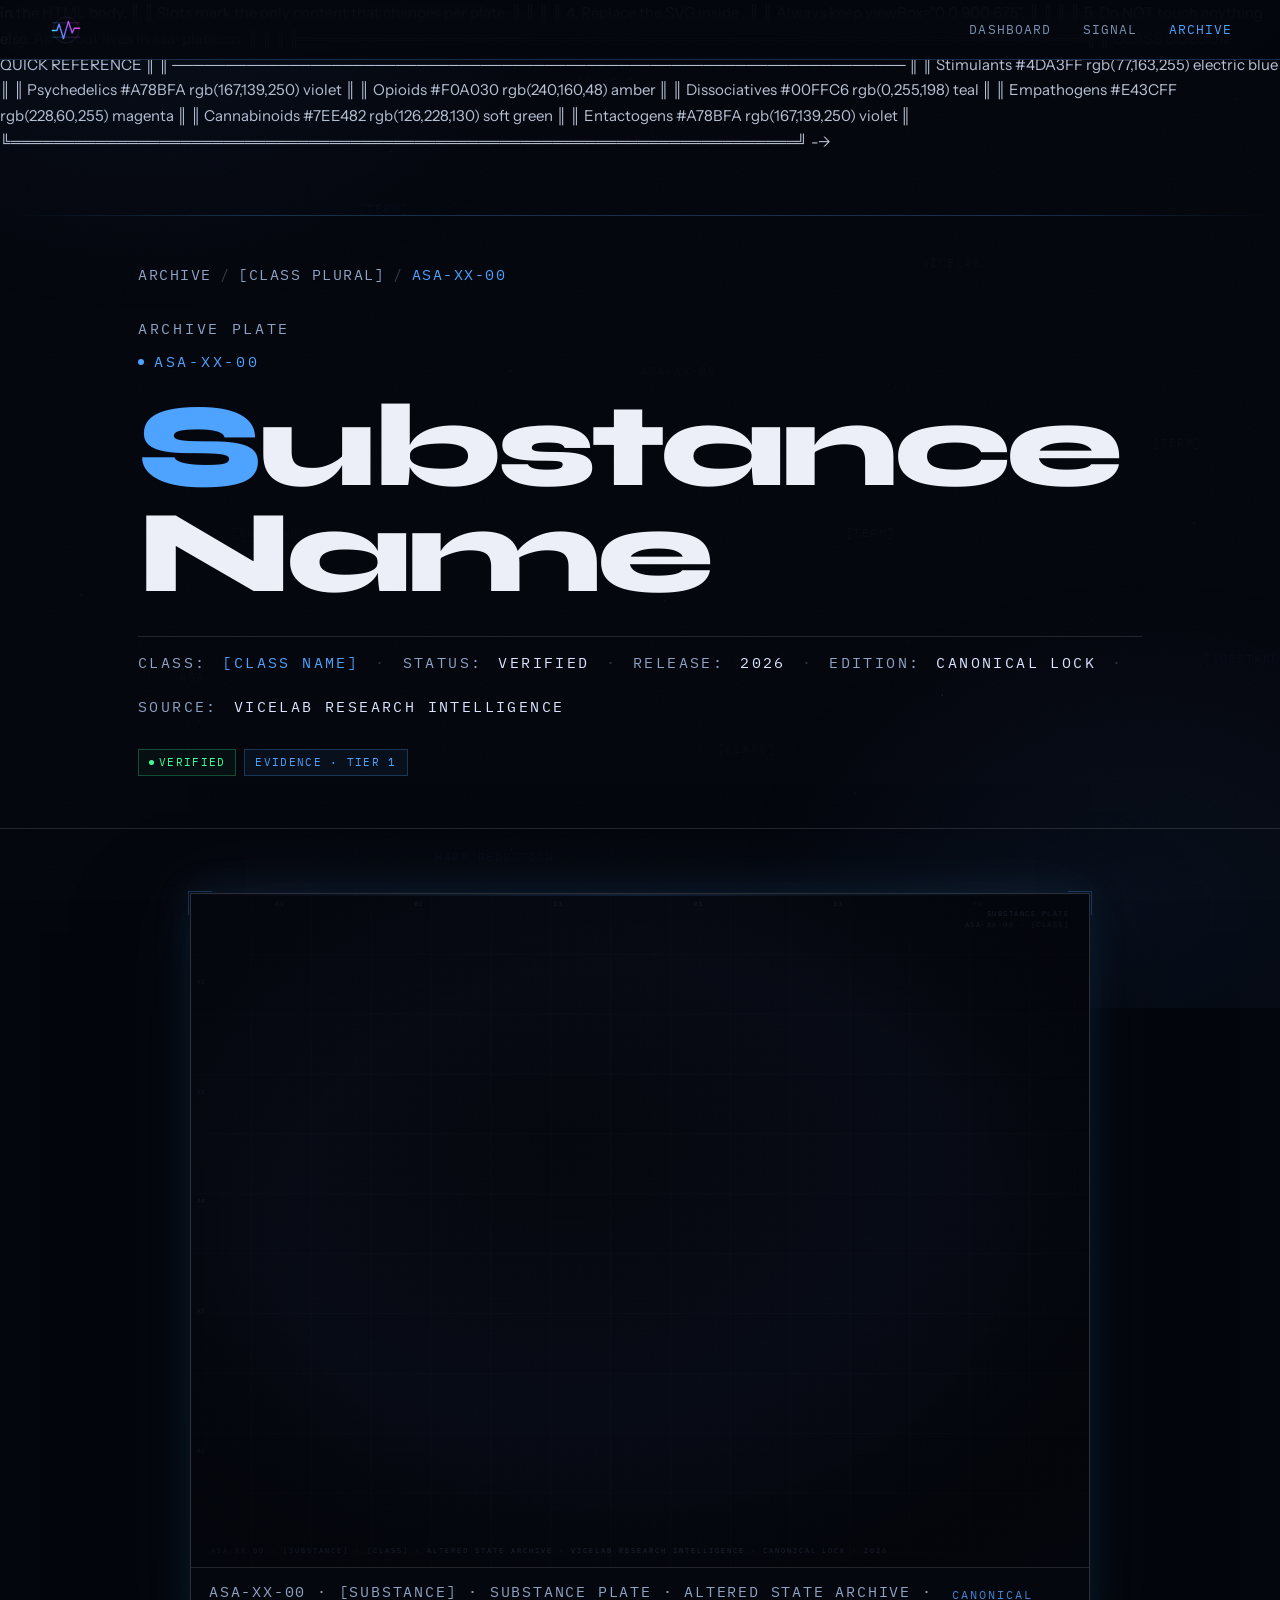
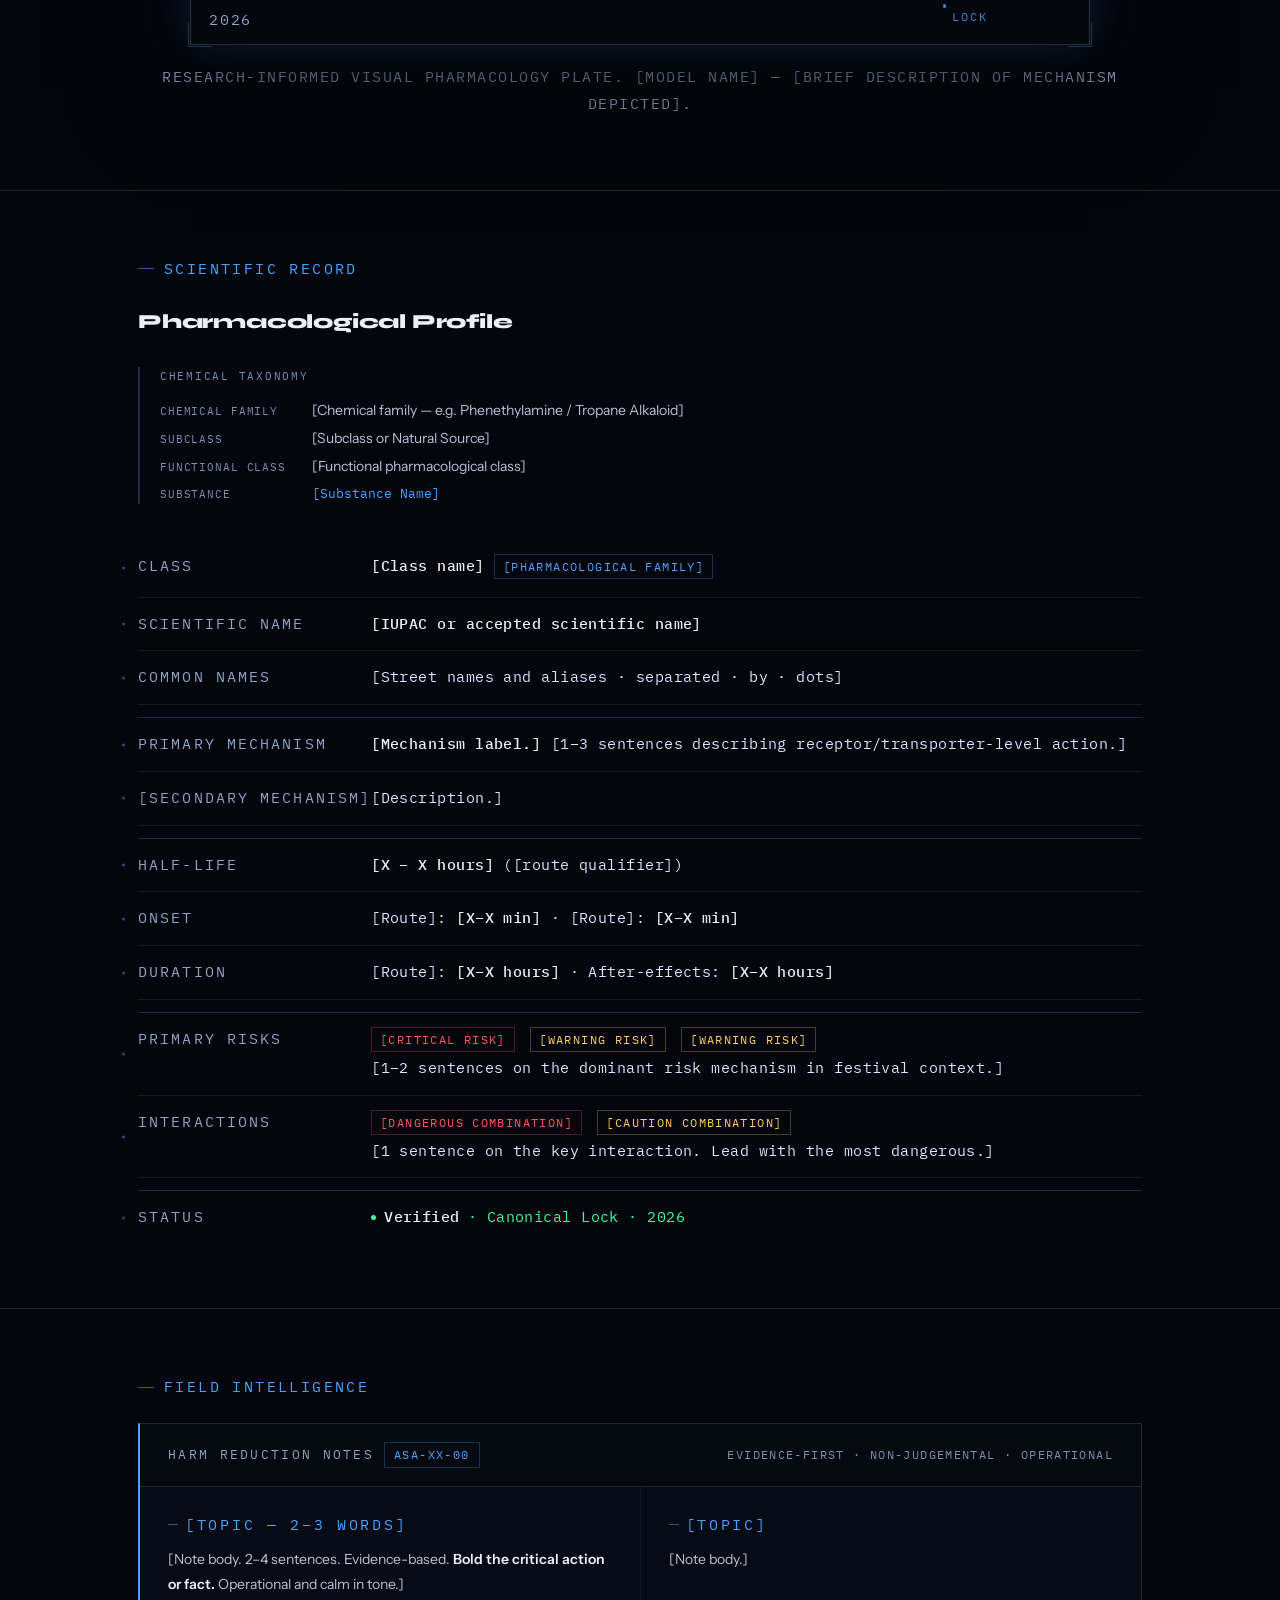
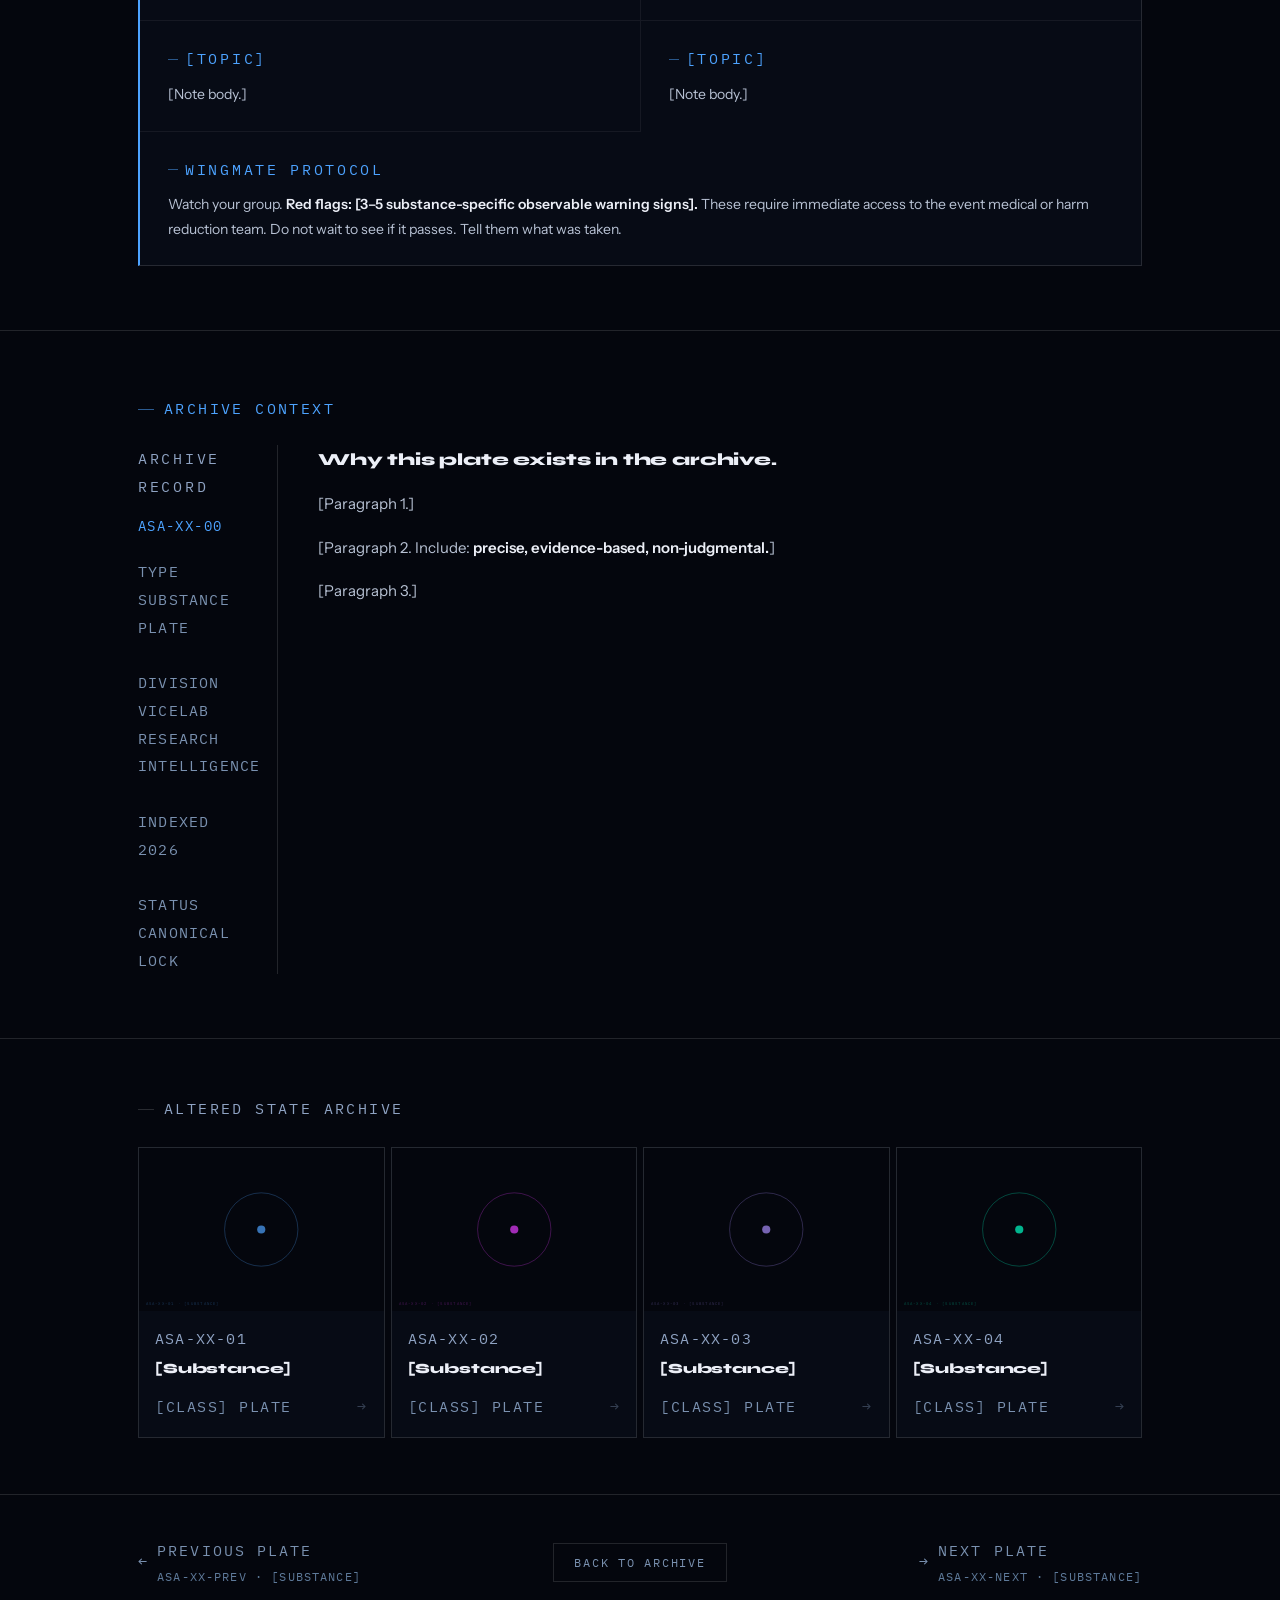
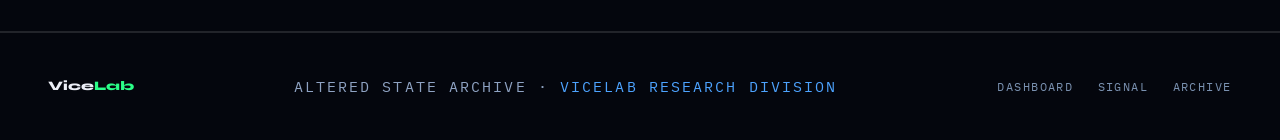
<file: _template.html>
<!DOCTYPE html>
<!--
╔══════════════════════════════════════════════════════════════════════════╗
║  ASA PLATE PAGE TEMPLATE  ·  Altered State Archive  ·  ViceLab          ║
║  v2.0 · 2026                                                            ║
╠══════════════════════════════════════════════════════════════════════════╣
║                                                                          ║
║  REQUIRED SHARED FILES (same directory as this file)                    ║
║  ─────────────────────────────────────────────────────────────────────  ║
║    asa-plate.css   Shared layout, components, responsive rules          ║
║    asa-plate.js    Starfield, floating tags, scroll reveal              ║
║                                                                          ║
║  HOW TO CREATE A NEW PLATE PAGE                                         ║
║  ─────────────────────────────────────────────────────────────────────  ║
║  1. Copy this file. Rename: asa-[substance].html                        ║
║     e.g.  asa-ketamine.html  /  asa-lsd.html                           ║
║                                                                          ║
║  2. Fill in the 4 CONFIG values (marked ← CHANGE) at the top:          ║
║     ① Page title                                                        ║
║     ② Six --cc-* CSS colour tokens                                      ║
║     ③ data-cc-rgb on <html>  (particle colour)                         ║
║     ④ data-plate-tags on <html>  (floating tag terms)                  ║
║                                                                          ║
║  3. Fill every <!-- SLOT: … --> in the HTML body.                       ║
║     Slots mark the only content that changes per plate.                 ║
║                                                                          ║
║  4. Replace the SVG inside <!-- SLOT: PLATE SVG ART -->.               ║
║     Always keep viewBox="0 0 900 675".                                  ║
║                                                                          ║
║  5. Do NOT touch anything else. All layout lives in asa-plate.css.     ║
║                                                                          ║
╠══════════════════════════════════════════════════════════════════════════╣
║  CLASS COLOUR QUICK REFERENCE                                           ║
║  ─────────────────────────────────────────────────────────────────────  ║
║  Stimulants    #4DA3FF   rgb(77,163,255)    electric blue               ║
║  Psychedelics  #A78BFA   rgb(167,139,250)   violet                      ║
║  Opioids       #F0A030   rgb(240,160,48)    amber                       ║
║  Dissociatives #00FFC6   rgb(0,255,198)     teal                        ║
║  Empathogens   #E43CFF   rgb(228,60,255)    magenta                     ║
║  Cannabinoids  #7EE482   rgb(126,228,130)   soft green                  ║
║  Entactogens   #A78BFA   rgb(167,139,250)   violet                      ║
╚══════════════════════════════════════════════════════════════════════════╝
-->

<!--
  CONFIG ③ + ④ — set data attributes here.
  data-cc-rgb:    R,G,B of class colour (no # no alpha — matches --cc below)
  data-plate-tags: comma-separated archive terms for floating tag layer
-->
<html lang="en"
  data-cc-rgb="77,163,255"
  data-plate-tags="ASA-XX-00,[SUBSTANCE],[TERM],[TERM],[CLASS],HARM REDUCTION,VICELAB,ASA">

<head>
<meta charset="UTF-8">
<meta name="viewport" content="width=device-width, initial-scale=1.0">

<!-- CONFIG ① — Page title ← CHANGE -->
<title>ASA-XX-00 · [Substance] — Altered State Archive · ViceLab</title>

<link rel="preconnect" href="https://fonts.googleapis.com">
<link href="https://fonts.googleapis.com/css2?family=Syne:wght@700;800&family=IBM+Plex+Mono:ital,wght@0,300;0,400;0,500;1,300&family=Instrument+Sans:ital,wght@0,400;0,500;0,600;1,400&display=swap" rel="stylesheet">

<!-- Shared layout stylesheet — DO NOT INLINE -->
<link rel="stylesheet" href="asa-plate.css">

<style>
/*
  CONFIG ② — Class accent colour tokens.
  Change ONLY these six values. Every accent on the page inherits from them.
  ─────────────────────────────────────────────────────────────────────────
  --cc         Base class colour hex                       ← CHANGE
  --cc-dim     rgba tint, opacity ≈ 0.06  (hover bg)      ← CHANGE
  --cc-mid     rgba tint, opacity ≈ 0.13  (panel tint)    ← CHANGE
  --cc-border  rgba tint, opacity ≈ 0.26  (frames/tags)   ← CHANGE
  --cc-glow    box-shadow string          (plate frame)    ← CHANGE
  --cc-pulse   rgba tint, opacity ≈ 0.28  (pulse ring)    ← CHANGE
*/
:root {
  --cc:        #4DA3FF;
  --cc-dim:    rgba(77, 163, 255, 0.06);
  --cc-mid:    rgba(77, 163, 255, 0.13);
  --cc-border: rgba(77, 163, 255, 0.26);
  --cc-glow:   0 0 36px rgba(77,163,255,0.14), 0 0 80px rgba(77,163,255,0.06);
  --cc-pulse:  rgba(77, 163, 255, 0.28);
}

/* ── Logo image sizing ── */
.nav-logo img {
  height: 36px;
  width: auto;
  display: block;
}
.footer-logo img {
  height: 32px;
  width: auto;
  display: block;
  opacity: 0.85;
}
.div-logo {
  height: 28px;
  width: auto;
  display: block;
  margin-bottom: 6px;
}
.hero-logo {
  height: 48px;
  width: auto;
  display: block;
  margin-bottom: 20px;
}
@media (max-width: 767px) {
  .nav-logo img { height: 28px; }
  .hero-logo { height: 36px; }
}

</style>
</head>

<body>

<!-- Atmosphere layers (static — do not edit) -->
<canvas id="c-field"></canvas>
<div class="nebula"></div>
<div class="grain"></div>
<div class="tag-layer" id="tag-layer"></div>

<div class="site">

<!-- Nav (static — do not edit) -->
<nav>
  <a href="index.html" class="nav-logo"><img src="/logos/vicelab.svg" alt="ViceLab"></a>
  <div class="nav-links">
    <a href="dashboard.html">Dashboard</a>
    <a href="signal.html">Signal</a>
    <a href="archive.html" class="nav-active">Archive</a>
  </div>
</nav>


<!-- ═══════════════════════════════════════════════════════════════════
     ①  ARCHIVE HEADER
═══════════════════════════════════════════════════════════════════ -->
<div class="arc-header">
<div class="container">

  <!--
    SLOT: BREADCRUMB
    Update: class filter slug + current plate ID.
    Filter slugs: stimulant / psychedelic / opioid / dissociative /
                  empathogen / cannabinoid / entactogen
  -->
  <div class="breadcrumb reveal">
    <a href="archive.html">Archive</a>
    <span class="breadcrumb-sep">/</span>
    <a href="archive.html">[Class plural]</a>
    <span class="breadcrumb-sep">/</span>
    <span class="breadcrumb-current">ASA-XX-00</span>
  </div>

  <div class="arc-plate-label reveal">ARCHIVE PLATE</div>

  <!--
    SLOT: PLATE ID
    Format: ASA-[CLASS CODE]-[NUMBER]
    Class codes: ST Stimulant · PS Psychedelic · OP Opioid
                 DS Dissociative · EM Empathogen · CN Cannabinoid
  -->
  <div class="arc-plate-id reveal">
    <span class="arc-plate-id-dot"></span>
    ASA-XX-00
  </div>

  <!--
    SLOT: SUBSTANCE TITLE
    Wrap ONLY the first letter in .arc-title-accent to apply class colour.
    Remaining letters are plain text.
  -->
  <h1 class="arc-title reveal">
    <span class="arc-title-accent">S</span>ubstance Name
  </h1>

  <!--
    SLOT: SYSTEM METADATA STRIP
    Keep STATUS "Verified" and EDITION "Canonical Lock" for published plates.
    Update: CLASS name · RELEASE year if not 2026.
    SOURCE is always "ViceLab Research Intelligence".
  -->
  <div class="arc-system-strip reveal">
    <span>CLASS:</span>
    <span class="arc-strip-val accent">[Class name]</span>
    <span class="arc-system-strip-sep">·</span>
    <span>STATUS:</span>
    <span class="arc-strip-val">Verified</span>
    <span class="arc-system-strip-sep">·</span>
    <span>RELEASE:</span>
    <span class="arc-strip-val">2026</span>
    <span class="arc-system-strip-sep">·</span>
    <span>EDITION:</span>
    <span class="arc-strip-val">Canonical Lock</span>
    <span class="arc-system-strip-sep">·</span>
    <span>SOURCE:</span>
    <span class="arc-strip-val">ViceLab Research Intelligence</span>
  </div>

  <!--
    SLOT: STATUS TAGS
    Match values to asa-index.json: status + evidence_tier for this plate.
    Tag classes: .verified  .limited  .emerging
    Tier tag:    .tier (no dot prefix, use for evidence tier label)
    Keep both tags on every published plate.
  -->
  <div class="asa-status-row reveal">
    <span class="asa-tag verified">Verified</span>
    <span class="asa-tag tier">Evidence · Tier 1</span>
  </div>

</div>
</div>


<!-- ═══════════════════════════════════════════════════════════════════
     ②  PLATE ARTIFACT DISPLAY
═══════════════════════════════════════════════════════════════════ -->
<section class="plate-display-section">
<div class="container">

  <div class="plate-frame-wrap reveal">
    <div class="corner-tr"></div>
    <div class="corner-bl"></div>
    <div class="plate-frame">
      <div class="plate-visual">

        <!--
          SLOT: PLATE SVG ART
          ──────────────────────────────────────────────────────────────
          Replace this entire <svg>…</svg> block with the plate's
          visual pharmacology diagram.

          Always keep:
            viewBox="0 0 900 675"
            preserveAspectRatio="xMidYMid slice"

          SVG conventions (maintain across all plates):
          • Background:      url(#bg-g) — deep space radial gradient
          • Coord grid:      url(#coord-grid) + url(#fine-grid)
          • Primary colour:  match the plate's --cc hex value
          • Annotation text: IBM Plex Mono, 7–8px, fill-opacity 0.35–0.65
          • Watermark strip: bottom-left, 7px, fill-opacity 0.22
            Format: [ID] · [SUBSTANCE] · [CLASS] · ALTERED STATE ARCHIVE
                    · VICELAB RESEARCH INTELLIGENCE · CANONICAL LOCK · 2026
          • Classification:  top-right, 7px, fill-opacity 0.20–0.30
            Line 1: [PLATE TYPE]  (e.g. SUBSTANCE PLATE / CLASS PLATE)
            Line 2: [ID] · [CLASS]
          • Coord labels:    A1–F1 columns (x=84,224,364,504,644,784 y=12)
                             A2–A6 rows    (x=6, y=90,200,310,420,560)
          • Vignette:        url(#vignette-g) as last element
          ──────────────────────────────────────────────────────────────
        -->
        <svg viewBox="0 0 900 675" xmlns="http://www.w3.org/2000/svg" preserveAspectRatio="xMidYMid slice">
          <defs>
            <!-- Standard base gradients — always include, adjust colours to match class -->
            <radialGradient id="bg-g" cx="42%" cy="38%" r="70%">
              <stop offset="0%"   stop-color="#06080F"/>
              <stop offset="55%"  stop-color="#070B15"/>
              <stop offset="100%" stop-color="#04060D"/>
            </radialGradient>
            <pattern id="coord-grid" width="60" height="60" patternUnits="userSpaceOnUse">
              <path d="M 60 0 L 0 0 0 60" fill="none" stroke="rgba(150,180,255,0.04)" stroke-width="0.5"/>
            </pattern>
            <pattern id="fine-grid" width="15" height="15" patternUnits="userSpaceOnUse">
              <path d="M 15 0 L 0 0 0 15" fill="none" stroke="rgba(150,180,255,0.015)" stroke-width="0.3"/>
            </pattern>
            <radialGradient id="vignette-g" cx="50%" cy="50%" r="70%">
              <stop offset="55%"  stop-color="transparent"/>
              <stop offset="100%" stop-color="rgba(4,6,13,0.65)"/>
            </radialGradient>
          </defs>

          <!-- Base layers — always include in this order -->
          <rect width="900" height="675" fill="url(#bg-g)"/>
          <rect width="900" height="675" fill="url(#fine-grid)"/>
          <rect width="900" height="675" fill="url(#coord-grid)"/>

          <!-- ╔═══════════════════════════════════════╗
               ║  PLATE-SPECIFIC DIAGRAM CONTENT HERE  ║
               ╚═══════════════════════════════════════╝ -->

          <!-- Coord labels — update fill colour to match class -->
          <text x="84"  y="12" font-family="IBM Plex Mono,monospace" font-size="6" fill="rgba(150,180,255,0.18)" letter-spacing="1">A1</text>
          <text x="224" y="12" font-family="IBM Plex Mono,monospace" font-size="6" fill="rgba(150,180,255,0.18)" letter-spacing="1">B1</text>
          <text x="364" y="12" font-family="IBM Plex Mono,monospace" font-size="6" fill="rgba(150,180,255,0.18)" letter-spacing="1">C1</text>
          <text x="504" y="12" font-family="IBM Plex Mono,monospace" font-size="6" fill="rgba(150,180,255,0.18)" letter-spacing="1">D1</text>
          <text x="644" y="12" font-family="IBM Plex Mono,monospace" font-size="6" fill="rgba(150,180,255,0.18)" letter-spacing="1">E1</text>
          <text x="784" y="12" font-family="IBM Plex Mono,monospace" font-size="6" fill="rgba(150,180,255,0.18)" letter-spacing="1">F1</text>
          <text x="6" y="90"  font-family="IBM Plex Mono,monospace" font-size="6" fill="rgba(150,180,255,0.14)">A2</text>
          <text x="6" y="200" font-family="IBM Plex Mono,monospace" font-size="6" fill="rgba(150,180,255,0.14)">A3</text>
          <text x="6" y="310" font-family="IBM Plex Mono,monospace" font-size="6" fill="rgba(150,180,255,0.14)">A4</text>
          <text x="6" y="420" font-family="IBM Plex Mono,monospace" font-size="6" fill="rgba(150,180,255,0.14)">A5</text>
          <text x="6" y="560" font-family="IBM Plex Mono,monospace" font-size="6" fill="rgba(150,180,255,0.14)">A6</text>

          <!-- Classification marks — update text to match plate -->
          <text x="880" y="22" text-anchor="end" font-family="IBM Plex Mono,monospace" font-size="7" fill="rgba(150,180,255,0.30)" letter-spacing="1.5">SUBSTANCE PLATE</text>
          <text x="880" y="33" text-anchor="end" font-family="IBM Plex Mono,monospace" font-size="7" fill="rgba(150,180,255,0.20)" letter-spacing="1.5">ASA-XX-00 · [CLASS]</text>

          <!-- Identity watermark — update to match plate -->
          <text x="20" y="660" font-family="IBM Plex Mono,monospace" font-size="7" fill="rgba(150,180,255,0.22)" letter-spacing="2">ASA-XX-00 · [SUBSTANCE] · [CLASS] · ALTERED STATE ARCHIVE · VICELAB RESEARCH INTELLIGENCE · CANONICAL LOCK · 2026</text>

          <!-- Vignette — always last -->
          <rect width="900" height="675" fill="url(#vignette-g)"/>
        </svg>

      </div><!-- /plate-visual -->

      <!--
        SLOT: PLATE STRIP LABEL
        Format: [ID] · [Substance] · [Plate Type] · Altered State Archive · [Year]
        Plate types: Substance Plate / Class Plate / Special Plate
      -->
      <div class="plate-strip">
        <div class="plate-strip-id">ASA-XX-00 · [Substance] · Substance Plate · Altered State Archive · 2026</div>
        <div class="plate-strip-status">
          <div class="plate-strip-dot"></div>
          Canonical Lock
        </div>
      </div>

    </div><!-- /plate-frame -->
  </div><!-- /plate-frame-wrap -->

  <!--
    SLOT: PLATE CAPTION
    One sentence: visual model name + what is depicted.
    Format: Research-informed visual pharmacology plate. [Model] — [Description].
  -->
  <p class="plate-caption reveal">
    Research-informed visual pharmacology plate. [Model Name] — [Brief description of mechanism depicted].
  </p>

</div>
</section>


<!-- ═══════════════════════════════════════════════════════════════════
     ③  SCIENTIFIC METADATA PANEL
═══════════════════════════════════════════════════════════════════ -->
<section class="sci-meta-section">
<div class="container">

  <div class="section-eyebrow reveal">Scientific Record</div>
  <h2 class="section-title reveal">Pharmacological Profile</h2>

  <!--
    SLOT: FAMILY TREE
    Source values from asa-index.json family_tree field for this plate.
    Omit this block for class plates (family_tree: null in JSON).
    Rows: Chemical Family · Subclass (or Natural Source) · Functional Class · Substance
  -->
  <div class="asa-family-tree reveal">
    <div class="asa-family-label">Chemical Taxonomy</div>
    <div class="asa-family-row">
      <span class="asa-family-key">Chemical Family</span>
      <span class="asa-family-val">[Chemical family — e.g. Phenethylamine / Tropane Alkaloid]</span>
    </div>
    <div class="asa-family-row">
      <span class="asa-family-key">Subclass</span>
      <span class="asa-family-val">[Subclass or Natural Source]</span>
    </div>
    <div class="asa-family-row">
      <span class="asa-family-key">Functional Class</span>
      <span class="asa-family-val">[Functional pharmacological class]</span>
    </div>
    <div class="asa-family-row">
      <span class="asa-family-key">Substance</span>
      <span class="asa-family-val accent">[Substance Name]</span>
    </div>
  </div>

  <!--
    SLOT: METADATA TABLE
    Required rows, in order:
      CLASS · SCIENTIFIC NAME · COMMON NAMES
      [meta-divider]
      PRIMARY MECHANISM · [optional secondary mechanism row]
      [meta-divider]
      HALF-LIFE · ONSET · DURATION
      [meta-divider]
      PRIMARY RISKS · INTERACTIONS
      [meta-divider]
      STATUS (always: Verified · Canonical Lock · [year])

    Tag severity classes:
      .tag        class-colour (neutral pharmacological info)
      .tag.warn   amber        (caution — documented risk)
      .tag.alert  red          (critical — documented danger)
      .tag.ok     green        (nominal / safe context)
  -->
  <table class="meta-table reveal-stagger">
    <tbody>

      <tr>
        <td class="meta-key">Class</td>
        <td class="meta-val">
          <strong>[Class name]</strong>
          <span class="tag">[Pharmacological family]</span>
        </td>
      </tr>

      <tr>
        <td class="meta-key">Scientific Name</td>
        <td class="meta-val"><strong>[IUPAC or accepted scientific name]</strong></td>
      </tr>

      <tr>
        <td class="meta-key">Common Names</td>
        <td class="meta-val">[Street names and aliases · separated · by · dots]</td>
      </tr>

      <tr class="meta-divider"><td colspan="2"></td></tr>

      <tr>
        <td class="meta-key">Primary Mechanism</td>
        <td class="meta-val">
          <strong>[Mechanism label.]</strong>
          [1–3 sentences describing receptor/transporter-level action.]
        </td>
      </tr>

      <!--
        Optional secondary mechanism row — add when pharmacologically significant.
        Remove if not needed.
      -->
      <tr>
        <td class="meta-key">[Secondary Mechanism]</td>
        <td class="meta-val">[Description.]</td>
      </tr>

      <tr class="meta-divider"><td colspan="2"></td></tr>

      <tr>
        <td class="meta-key">Half-Life</td>
        <td class="meta-val"><strong>[X – X hours]</strong> ([route qualifier])</td>
      </tr>

      <tr>
        <td class="meta-key">Onset</td>
        <td class="meta-val">
          [Route]: <strong>[X–X min]</strong> ·
          [Route]: <strong>[X–X min]</strong>
        </td>
      </tr>

      <tr>
        <td class="meta-key">Duration</td>
        <td class="meta-val">
          [Route]: <strong>[X–X hours]</strong> ·
          After-effects: <strong>[X–X hours]</strong>
        </td>
      </tr>

      <tr class="meta-divider"><td colspan="2"></td></tr>

      <tr>
        <td class="meta-key">Primary Risks</td>
        <td class="meta-val">
          <span class="tag alert">[Critical risk]</span>
          <span class="tag warn">[Warning risk]</span>
          <span class="tag warn">[Warning risk]</span>
          <br>
          [1–2 sentences on the dominant risk mechanism in festival context.]
        </td>
      </tr>

      <tr>
        <td class="meta-key">Interactions</td>
        <td class="meta-val">
          <span class="tag alert">[Dangerous combination]</span>
          <span class="tag warn">[Caution combination]</span>
          <br>
          [1 sentence on the key interaction. Lead with the most dangerous.]
        </td>
      </tr>

      <tr class="meta-divider"><td colspan="2"></td></tr>

      <tr>
        <td class="meta-key">Status</td>
        <td class="meta-val status-verified">
          <span class="status-dot"></span>
          <strong>Verified</strong> · Canonical Lock · 2026
        </td>
      </tr>

    </tbody>
  </table>

</div>
</section>


<!-- ═══════════════════════════════════════════════════════════════════
     ④  HARM REDUCTION NOTES
═══════════════════════════════════════════════════════════════════ -->
<section class="hr-section">
<div class="container">

  <div class="section-eyebrow reveal">Field Intelligence</div>

  <div class="hr-panel reveal">

    <!--
      SLOT: HR PANEL ID BADGE — update to match plate ID
    -->
    <div class="hr-panel-header">
      <div class="hr-panel-title">
        HARM REDUCTION NOTES
        <span class="hr-panel-title-mark">ASA-XX-00</span>
      </div>
      <div class="hr-panel-meta">Evidence-first · Non-judgemental · Operational</div>
    </div>

    <!--
      SLOT: HR NOTES GRID
      ──────────────────────────────────────────────────────────────────
      Minimum 4 notes. Recommended: 5–7 paired notes + 1 full-width.

      Grid layout: 2-column. Pairs automatically.
      Last note should use class="hr-note full" — always the
      Wingmate Protocol or equivalent safety summary.

      Each note:
        .hr-note-key  Short topic label (2–3 words max)
        .hr-note-body 2–4 sentences. Evidence-first. Operational tone.
                      Bold the single most critical fact or action.

      Tone rules:
        ✓ Factual, not moralising
        ✓ Imperative where it saves lives: "Stop. Rest. Seek help."
        ✓ Bold the most critical action or fact per note
        ✗ No alarmism. No judgment. No lifestyle commentary.
        ✗ Never use "you should" — use present tense statements.
      ──────────────────────────────────────────────────────────────────
    -->
    <div class="hr-grid reveal-stagger">

      <div class="hr-note">
        <div class="hr-note-key">[Topic — 2–3 words]</div>
        <div class="hr-note-body">
          [Note body. 2–4 sentences. Evidence-based.
          <strong>Bold the critical action or fact.</strong>
          Operational and calm in tone.]
        </div>
      </div>

      <div class="hr-note">
        <div class="hr-note-key">[Topic]</div>
        <div class="hr-note-body">[Note body.]</div>
      </div>

      <div class="hr-note">
        <div class="hr-note-key">[Topic]</div>
        <div class="hr-note-body">[Note body.]</div>
      </div>

      <div class="hr-note">
        <div class="hr-note-key">[Topic]</div>
        <div class="hr-note-body">[Note body.]</div>
      </div>

      <!-- Add more .hr-note pairs as needed -->

      <!-- REQUIRED: Full-width closing note — Wingmate Protocol -->
      <div class="hr-note full">
        <div class="hr-note-key">Wingmate Protocol</div>
        <div class="hr-note-body">
          Watch your group.
          <strong>Red flags: [3–5 substance-specific observable warning signs].</strong>
          These require immediate access to the event medical or harm reduction team.
          Do not wait to see if it passes. Tell them what was taken.
        </div>
      </div>

    </div><!-- /hr-grid -->
  </div><!-- /hr-panel -->

</div>
</section>


<!-- ═══════════════════════════════════════════════════════════════════
     ⑤  RESEARCH NOTE / CONTEXT BLOCK
═══════════════════════════════════════════════════════════════════ -->
<section class="research-section">
<div class="container">

  <div class="section-eyebrow reveal">Archive Context</div>

  <div class="research-inner reveal">

    <div class="research-sidebar">
      <div class="research-sidebar-label">ARCHIVE<br>RECORD</div>

      <!-- SLOT: SIDEBAR PLATE ID -->
      <div class="research-sidebar-id">ASA-XX-00</div>

      <!--
        SLOT: SIDEBAR METADATA
        Update Type if this is a Class Plate (not Substance Plate).
        Division and Status are always fixed.
      -->
      <div class="research-sidebar-meta">
        Type<br>
        Substance Plate<br>
        <br>
        Division<br>
        ViceLab Research<br>
        Intelligence<br>
        <br>
        Indexed<br>
        2026<br>
        <br>
        Status<br>
        Canonical Lock
      </div>
    </div>

    <div class="research-body">

      <!-- SLOT: RESEARCH TITLE — one sentence, why this plate exists -->
      <h3 class="research-title">Why this plate exists in the archive.</h3>

      <!--
        SLOT: RESEARCH BODY TEXT
        Three paragraphs. Each 80–120 words.

        Para 1: Where this substance sits in public life and festival culture.
                What contexts make accurate information important.
                Why this substance belongs in the archive.

        Para 2: The epistemic gap this plate addresses.
                What existing framings (moral / casual / clinical) miss.
                The third register: <strong>precise, evidence-based, non-judgmental.</strong>

        Para 3: Why this specific visual model was chosen for the plate art.
                What it shows. What it does not show by design.
                What the archive prioritises over completeness.
      -->
      <div class="research-text">
        <p>
          [Paragraph 1.]
        </p>
        <p>
          [Paragraph 2. Include: <strong>precise, evidence-based, non-judgmental.</strong>]
        </p>
        <p>
          [Paragraph 3.]
        </p>
      </div>

    </div>
  </div>

</div>
</section>


<!-- ═══════════════════════════════════════════════════════════════════
     RELATED PLATES  (always 4 cards)
═══════════════════════════════════════════════════════════════════ -->
<section class="related-section">
<div class="container">

  <div class="related-eyebrow reveal">Altered State Archive</div>

  <!--
    SLOT: RELATED PLATES GRID
    Always 4 cards. Choose: same class, adjacent mechanism, or
    high co-occurrence in festival context.

    data-accent values drive the top-edge hover line colour:
      stimulant / psychedelic / opioid / dissociative /
      empathogen / cannabinoid / entactogen

    Thumbnail SVG: viewBox="0 0 300 200"
    Simplified — use 2–4 key visual elements from the full plate art.
    Must visually distinguish at card size.
  -->
  <div class="related-grid reveal-stagger">

    <a href="archive.html" class="rel-card" data-accent="stimulant">
      <div class="rel-thumb">
        <svg viewBox="0 0 300 200" xmlns="http://www.w3.org/2000/svg">
          <rect width="300" height="200" fill="#04060D"/>
          <!-- Thumbnail art — replace with simplified plate motif -->
          <circle cx="150" cy="100" r="45" fill="none" stroke="rgba(77,163,255,0.32)" stroke-width="1"/>
          <circle cx="150" cy="100" r="5"  fill="#4DA3FF" fill-opacity="0.70"/>
          <text x="8" y="193" font-family="IBM Plex Mono,monospace" font-size="5.5" fill="rgba(77,163,255,0.30)" letter-spacing="1.5">ASA-XX-01 · [SUBSTANCE]</text>
        </svg>
      </div>
      <div class="rel-body">
        <div class="rel-id">ASA-XX-01</div>
        <div class="rel-title">[Substance]</div>
        <div class="rel-class">[Class] Plate <span class="rel-arrow">→</span></div>
      </div>
    </a>

    <a href="archive.html" class="rel-card" data-accent="empathogen">
      <div class="rel-thumb">
        <svg viewBox="0 0 300 200" xmlns="http://www.w3.org/2000/svg">
          <rect width="300" height="200" fill="#04060D"/>
          <circle cx="150" cy="100" r="45" fill="none" stroke="rgba(228,60,255,0.32)" stroke-width="1"/>
          <circle cx="150" cy="100" r="5"  fill="#E43CFF" fill-opacity="0.70"/>
          <text x="8" y="193" font-family="IBM Plex Mono,monospace" font-size="5.5" fill="rgba(228,60,255,0.30)" letter-spacing="1.5">ASA-XX-02 · [SUBSTANCE]</text>
        </svg>
      </div>
      <div class="rel-body">
        <div class="rel-id">ASA-XX-02</div>
        <div class="rel-title">[Substance]</div>
        <div class="rel-class">[Class] Plate <span class="rel-arrow">→</span></div>
      </div>
    </a>

    <a href="archive.html" class="rel-card" data-accent="psychedelic">
      <div class="rel-thumb">
        <svg viewBox="0 0 300 200" xmlns="http://www.w3.org/2000/svg">
          <rect width="300" height="200" fill="#04060D"/>
          <circle cx="150" cy="100" r="45" fill="none" stroke="rgba(167,139,250,0.32)" stroke-width="1"/>
          <circle cx="150" cy="100" r="5"  fill="#A78BFA" fill-opacity="0.70"/>
          <text x="8" y="193" font-family="IBM Plex Mono,monospace" font-size="5.5" fill="rgba(167,139,250,0.30)" letter-spacing="1.5">ASA-XX-03 · [SUBSTANCE]</text>
        </svg>
      </div>
      <div class="rel-body">
        <div class="rel-id">ASA-XX-03</div>
        <div class="rel-title">[Substance]</div>
        <div class="rel-class">[Class] Plate <span class="rel-arrow">→</span></div>
      </div>
    </a>

    <a href="archive.html" class="rel-card" data-accent="dissociative">
      <div class="rel-thumb">
        <svg viewBox="0 0 300 200" xmlns="http://www.w3.org/2000/svg">
          <rect width="300" height="200" fill="#04060D"/>
          <circle cx="150" cy="100" r="45" fill="none" stroke="rgba(0,255,198,0.32)" stroke-width="1"/>
          <circle cx="150" cy="100" r="5"  fill="#00FFC6" fill-opacity="0.70"/>
          <text x="8" y="193" font-family="IBM Plex Mono,monospace" font-size="5.5" fill="rgba(0,255,198,0.30)" letter-spacing="1.5">ASA-XX-04 · [SUBSTANCE]</text>
        </svg>
      </div>
      <div class="rel-body">
        <div class="rel-id">ASA-XX-04</div>
        <div class="rel-title">[Substance]</div>
        <div class="rel-class">[Class] Plate <span class="rel-arrow">→</span></div>
      </div>
    </a>

  </div>
</div>
</section>


<!-- ═══════════════════════════════════════════════════════════════════
     ⑥  PLATE NAVIGATION + ARCHIVE FOOTER
═══════════════════════════════════════════════════════════════════ -->
<div class="plate-nav">
<div class="container">
  <div class="plate-nav-inner">

    <!--
      SLOT: PREV PLATE LINK
      Set href to the prev_plate filename from asa-index.json.
      If no prev plate exists, point to archive.html and use label "Back to Archive".
      Sub-label: [ID] · [Title] (match asa-index.json id + title fields)
    -->
    <a href="archive.html" class="plate-nav-link prev">
      <span>←</span>
      <span>
        Previous Plate
        <span class="plate-nav-link-sub">ASA-XX-prev · [Substance]</span>
      </span>
    </a>

    <a href="archive.html" class="plate-nav-back">Back to Archive</a>

    <!--
      SLOT: NEXT PLATE LINK
      Set href to the next_plate filename from asa-index.json.
      If no next plate exists, point to archive.html and use label "Archive Index".
      Sub-label: [ID] · [Title] (match asa-index.json id + title fields)
    -->
    <a href="archive.html" class="plate-nav-link next">
      <span>
        Next Plate
        <span class="plate-nav-link-sub">ASA-XX-next · [Substance]</span>
      </span>
      <span>→</span>
    </a>

  </div>
</div>
</div>

<footer>
  <a href="index.html" class="footer-brand">Vice<em>Lab</em></a>
  <div class="footer-sys">
    Altered State Archive · <em>ViceLab Research Division</em>
  </div>
  <div class="footer-links">
    <a href="dashboard.html">Dashboard</a>
    <a href="signal.html">Signal</a>
    <a href="archive.html">Archive</a>
  </div>
</footer>

</div><!-- /site -->

<!-- Shared script — DO NOT inline or duplicate -->
<script src="asa-plate.js"></script>

</body>
</html>
</file>
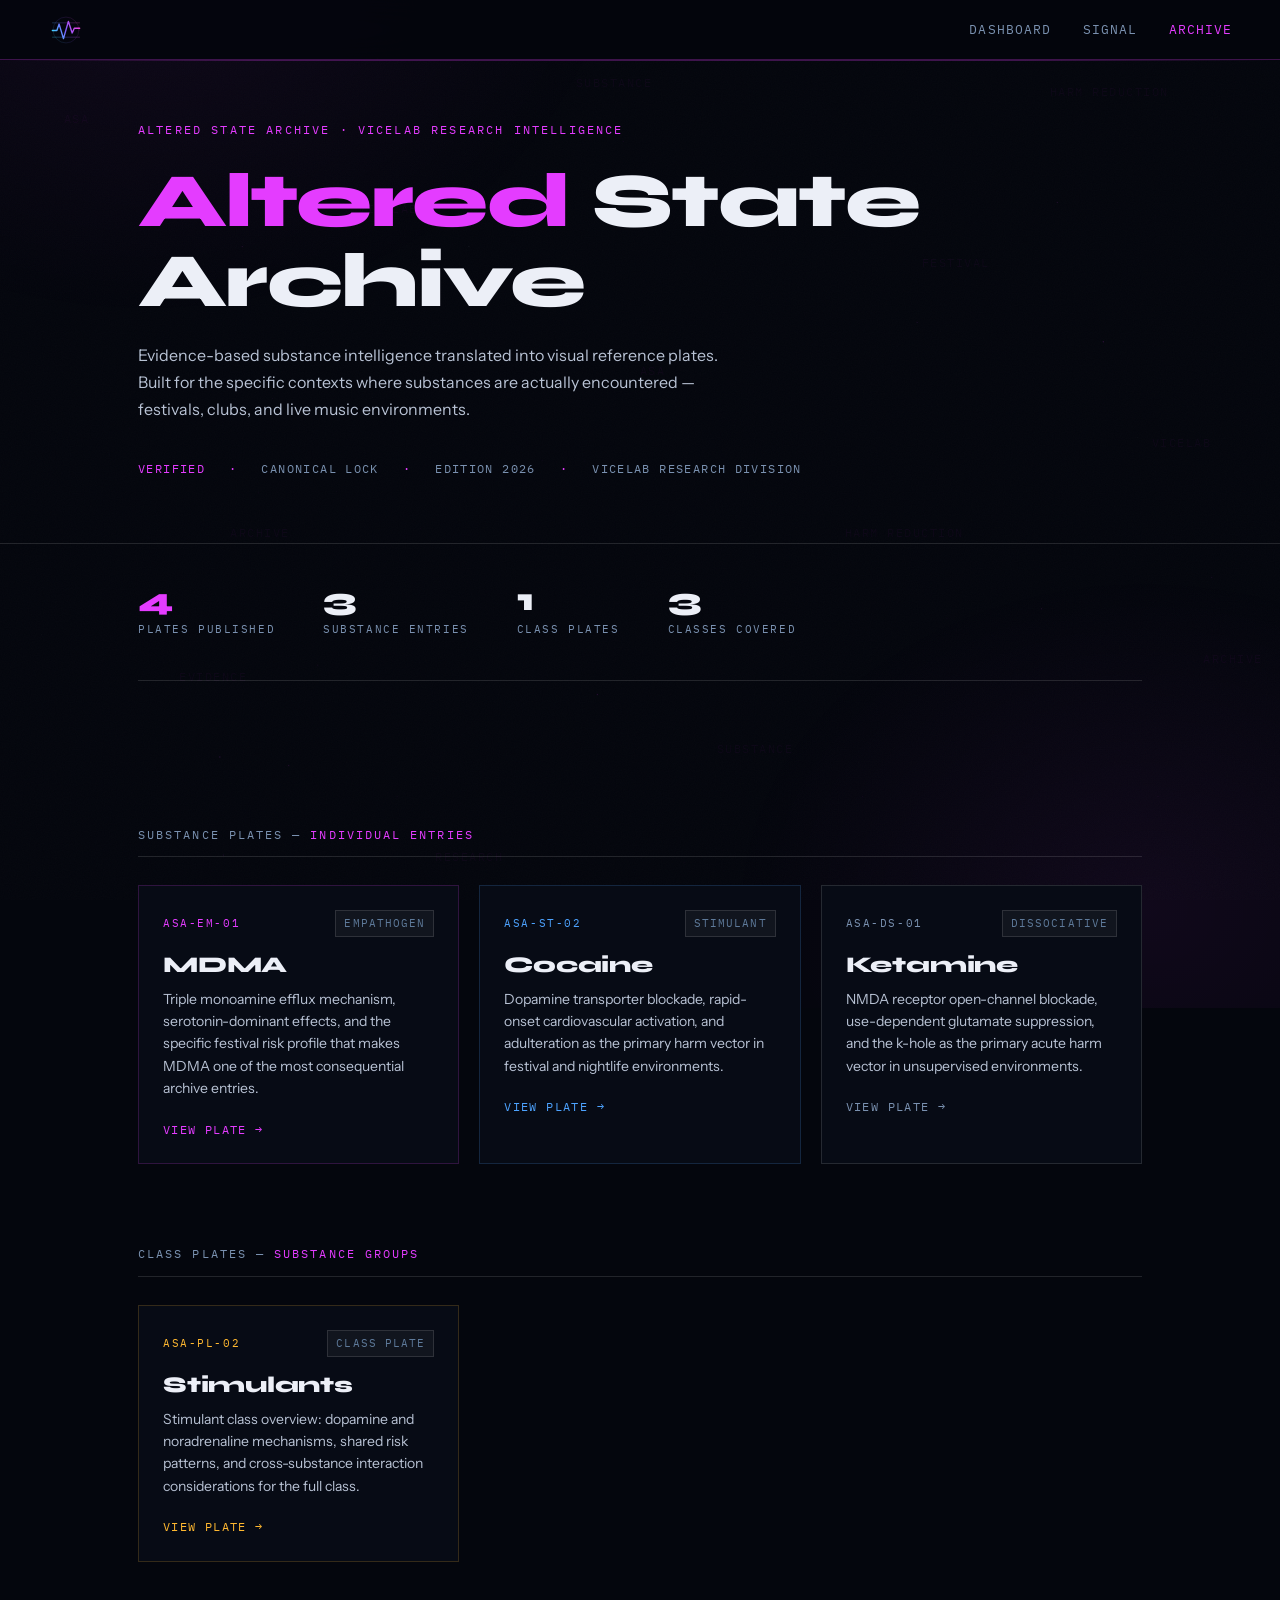
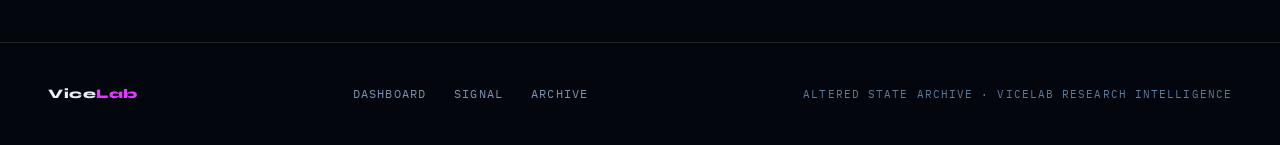
<file: archive.html>
<!DOCTYPE html>
<!--
╔══════════════════════════════════════════════════════════════════════════╗
║  ARCHIVE INDEX — Altered State Archive · ViceLab                        ║
║  v2.0 · 2026                                                            ║
╠══════════════════════════════════════════════════════════════════════════╣
║  Hub page for the ASA plate system.                                     ║
║  Card content is rendered from asa-index.json via JS.                  ║
║  Static HTML cards below are the no-JS fallback.                       ║
║  To add a new plate: add an entry to asa-index.json first.             ║
╚══════════════════════════════════════════════════════════════════════════╝
-->
<html lang="en"
  data-cc-rgb="228,60,255"
  data-plate-tags="ASA,ARCHIVE,HARM REDUCTION,VICELAB,SUBSTANCE,RESEARCH,FESTIVAL,EVIDENCE">

<head>
<meta charset="UTF-8">
<meta name="viewport" content="width=device-width, initial-scale=1.0">
<title>Altered State Archive — ViceLab</title>

<link rel="preconnect" href="https://fonts.googleapis.com">
<link href="https://fonts.googleapis.com/css2?family=Syne:wght@700;800&family=IBM+Plex+Mono:ital,wght@0,300;0,400;0,500;1,300&family=Instrument+Sans:ital,wght@0,400;0,500;0,600;1,400&display=swap" rel="stylesheet">

<link rel="stylesheet" href="asa-plate.css">

<style>
/* Archive accent: ViceLab magenta */
:root {
  --cc:        #E43CFF;
  --cc-dim:    rgba(228, 60, 255, 0.06);
  --cc-mid:    rgba(228, 60, 255, 0.13);
  --cc-border: rgba(228, 60, 255, 0.26);
  --cc-glow:   0 0 36px rgba(228,60,255,0.14), 0 0 80px rgba(228,60,255,0.06);
  --cc-pulse:  rgba(228, 60, 255, 0.28);
}

/* ── ARCHIVE HEADER ── */
.archive-header {
  padding: 120px 0 64px;
  border-bottom: 1px solid var(--line-subtle);
  position: relative;
}
.archive-header::after {
  content: '';
  position: absolute; top: 60px; left: 0; right: 0; height: 1px;
  background: linear-gradient(90deg,
    transparent 0%, var(--cc-border) 20%, var(--cc-border) 80%, transparent 100%);
}
.archive-eyebrow {
  font-family: var(--mono); font-size: 0.75rem;
  letter-spacing: 0.18em; text-transform: uppercase;
  color: var(--cc); margin-bottom: 20px;
}
.archive-title {
  font-family: var(--display); font-size: clamp(2.8rem, 6vw, 5rem);
  font-weight: 800; letter-spacing: -0.02em;
  color: var(--text-white); line-height: 1.05;
  margin-bottom: 20px;
}
.archive-title em { font-style: normal; color: var(--cc); }
.archive-desc {
  max-width: 580px;
  font-size: 1rem; color: var(--text-body); line-height: 1.7;
  margin-bottom: 36px;
}
.archive-meta-row {
  display: flex; align-items: center; gap: 24px; flex-wrap: wrap;
  font-family: var(--mono); font-size: 0.72rem;
  letter-spacing: 0.12em; text-transform: uppercase;
  color: var(--text-dim);
}
.archive-meta-row span { color: var(--cc); }

/* ── SECTION LABEL ── */
.section-label {
  font-family: var(--mono); font-size: 0.72rem;
  letter-spacing: 0.18em; text-transform: uppercase;
  color: var(--text-dim); margin-bottom: 28px;
  padding-bottom: 12px;
  border-bottom: 1px solid var(--line-subtle);
}
.section-label em { color: var(--cc); font-style: normal; }

/* ── PLATE GRID ── */
.plates-section { padding: 80px 0; }
.plates-section + .plates-section {
  padding-top: 0;
  border-top: none;
}

.plate-grid {
  display: grid;
  grid-template-columns: repeat(auto-fill, minmax(280px, 1fr));
  gap: 20px;
}

/* ── PLATE CARD ── */
.plate-card {
  display: block; text-decoration: none;
  background: var(--bg-panel);
  border: 1px solid var(--line-subtle);
  padding: 24px;
  transition: border-color 0.2s, background 0.2s, transform 0.2s;
  position: relative;
}
.plate-card:hover {
  transform: translateY(-2px);
  background: rgba(255,255,255,0.025);
}
.plate-card-head {
  display: flex; align-items: center; justify-content: space-between;
  margin-bottom: 16px;
}
.plate-id {
  font-family: var(--mono); font-size: 0.70rem;
  letter-spacing: 0.14em; text-transform: uppercase;
  color: var(--card-accent, var(--text-dim));
}
.plate-class {
  font-family: var(--mono); font-size: 0.68rem;
  letter-spacing: 0.10em; text-transform: uppercase;
  color: var(--text-muted);
  background: rgba(255,255,255,0.04);
  border: 1px solid var(--line-subtle);
  padding: 3px 8px;
}
.plate-card h3 {
  font-family: var(--display); font-size: 1.4rem;
  font-weight: 800; letter-spacing: -0.01em;
  color: var(--text-white); margin-bottom: 10px;
  line-height: 1.1;
}
.plate-card p {
  font-size: 0.875rem; color: var(--text-body); line-height: 1.6;
  margin-bottom: 20px;
}
.plate-card-cta {
  font-family: var(--mono); font-size: 0.72rem;
  letter-spacing: 0.12em; text-transform: uppercase;
  color: var(--card-accent, var(--text-dim));
  transition: letter-spacing 0.2s;
}
.plate-card:hover .plate-card-cta { letter-spacing: 0.18em; }

/* Class-specific card accents */
.plate-card.em {
  --card-accent: var(--accent-empathogen);
  border-color: rgba(228,60,255,0.18);
}
.plate-card.em:hover { border-color: rgba(228,60,255,0.40); background: rgba(228,60,255,0.04); }

.plate-card.st {
  --card-accent: var(--accent-stimulant);
  border-color: rgba(77,163,255,0.18);
}
.plate-card.st:hover { border-color: rgba(77,163,255,0.40); background: rgba(77,163,255,0.04); }

.plate-card.pl-st {
  --card-accent: #FFB830;
  border-color: rgba(255,184,48,0.18);
}
.plate-card.pl-st:hover { border-color: rgba(255,184,48,0.40); background: rgba(255,184,48,0.04); }

/* ── CLASS PLATE BADGE ── */
.class-badge {
  display: inline-block;
  font-family: var(--mono); font-size: 0.65rem;
  letter-spacing: 0.14em; text-transform: uppercase;
  color: var(--card-accent, var(--text-dim));
  background: rgba(255,255,255,0.03);
  border: 1px solid currentColor;
  padding: 2px 8px;
  margin-bottom: 8px;
  opacity: 0.7;
}

/* ── STATS ROW ── */
.archive-stats {
  display: flex; gap: 48px; padding: 40px 0;
  border-bottom: 1px solid var(--line-subtle);
  margin-bottom: 64px;
}
.stat-item { display: flex; flex-direction: column; gap: 4px; }
.stat-num {
  font-family: var(--display); font-size: 2rem; font-weight: 800;
  color: var(--text-white); line-height: 1;
}
.stat-num em { font-style: normal; color: var(--cc); }
.stat-label {
  font-family: var(--mono); font-size: 0.70rem;
  letter-spacing: 0.14em; text-transform: uppercase;
  color: var(--text-dim);
}

/* ── FOOTER ── */
footer {
  padding: 40px 48px;
  border-top: 1px solid var(--line-subtle);
  display: flex; align-items: center; justify-content: space-between; flex-wrap: wrap; gap: 20px;
}
.footer-brand {
  font-family: var(--display); font-size: 13px; font-weight: 800;
  letter-spacing: 0.04em; color: var(--text-white); text-decoration: none;
}
.footer-brand em { font-style: normal; color: var(--cc); }
.footer-links {
  display: flex; gap: 28px;
  font-family: var(--mono); font-size: 0.72rem;
  letter-spacing: 0.10em; text-transform: uppercase;
}
.footer-links a { color: var(--text-dim); text-decoration: none; }
.footer-links a:hover { color: var(--text-white); }
.footer-note {
  font-family: var(--mono); font-size: 0.68rem;
  letter-spacing: 0.10em; text-transform: uppercase;
  color: var(--text-muted);
}

/* ── RESPONSIVE ── */
@media (max-width: 768px) {
  nav { padding: 0 20px; }
  .container { padding: 0 20px; }
  .archive-header { padding: 100px 0 48px; }
  .archive-stats { gap: 28px; flex-wrap: wrap; }
  .plate-grid { grid-template-columns: 1fr; }
  footer { padding: 32px 20px; flex-direction: column; align-items: flex-start; }
  .footer-links { flex-wrap: wrap; gap: 16px; }
}

/* ── Logo image sizing ── */
.nav-logo img {
  height: 36px;
  width: auto;
  display: block;
}
.footer-logo img {
  height: 32px;
  width: auto;
  display: block;
  opacity: 0.85;
}
.div-logo {
  height: 28px;
  width: auto;
  display: block;
  margin-bottom: 6px;
}
.hero-logo {
  height: 48px;
  width: auto;
  display: block;
  margin-bottom: 20px;
}
@media (max-width: 767px) {
  .nav-logo img { height: 28px; }
  .hero-logo { height: 36px; }
}

</style>
</head>

<body>
<canvas id="c-field"></canvas>
<div class="nebula"></div>
<div class="grain"></div>
<div class="tag-layer" id="tag-layer"></div>

<div class="site">

<!-- NAV -->
<nav>
  <a href="index.html" class="nav-logo"><img src="/logos/vicelab.svg" alt="ViceLab"></a>
  <div class="nav-links">
    <a href="dashboard.html">Dashboard</a>
    <a href="signal.html">Signal</a>
    <a href="archive.html" class="nav-active">Archive</a>
  </div>
</nav>


<!-- ARCHIVE HEADER -->
<header class="archive-header">
<div class="container">
  <div class="archive-eyebrow reveal">Altered State Archive · ViceLab Research Intelligence</div>
  <h1 class="archive-title reveal">
    <em>Altered</em> State<br>Archive
  </h1>
  <p class="archive-desc reveal">
    Evidence-based substance intelligence translated into visual reference plates.
    Built for the specific contexts where substances are actually encountered — festivals,
    clubs, and live music environments.
  </p>
  <div class="archive-meta-row reveal">
    <span>Verified</span>
    <span>·</span>
    <span style="color:var(--text-dim)">Canonical Lock</span>
    <span>·</span>
    <span style="color:var(--text-dim)">Edition 2026</span>
    <span>·</span>
    <span style="color:var(--text-dim)">ViceLab Research Division</span>
  </div>
</div>
</header>


<!-- STATS -->
<div class="container">
<div class="archive-stats reveal">
  <div class="stat-item">
    <div class="stat-num" id="stat-total"><em>3</em></div>
    <div class="stat-label">Plates Published</div>
  </div>
  <div class="stat-item">
    <div class="stat-num" id="stat-substances">2</div>
    <div class="stat-label">Substance Entries</div>
  </div>
  <div class="stat-item">
    <div class="stat-num" id="stat-class-plates">1</div>
    <div class="stat-label">Class Plates</div>
  </div>
  <div class="stat-item">
    <div class="stat-num" id="stat-classes">2</div>
    <div class="stat-label">Classes Covered</div>
  </div>
</div>
</div>


<!-- SUBSTANCE PLATES -->
<section class="plates-section">
<div class="container">

  <div class="section-label reveal">Substance Plates — <em>Individual Entries</em></div>

  <div class="plate-grid reveal-stagger" id="substance-grid">

    <!-- ASA-EM-01 · MDMA -->
    <a href="asa-em-01-mdma.html" class="plate-card em reveal">
      <div class="plate-card-head">
        <span class="plate-id">ASA-EM-01</span>
        <span class="plate-class">Empathogen</span>
      </div>
      <h3>MDMA</h3>
      <p>Triple monoamine efflux mechanism, serotonin-dominant effects, and the specific festival risk profile that makes MDMA one of the most consequential archive entries.</p>
      <div class="plate-card-cta">View Plate →</div>
    </a>

    <!-- ASA-ST-02 · Cocaine -->
    <a href="asa-st-02-cocaine.html" class="plate-card st reveal">
      <div class="plate-card-head">
        <span class="plate-id">ASA-ST-02</span>
        <span class="plate-class">Stimulant</span>
      </div>
      <h3>Cocaine</h3>
      <p>Dopamine transporter blockade, rapid-onset cardiovascular activation, and adulteration as the primary harm vector in festival and nightlife environments.</p>
      <div class="plate-card-cta">View Plate →</div>
    </a>

  </div>

</div>
</section>


<!-- CLASS PLATES -->
<section class="plates-section">
<div class="container">

  <div class="section-label reveal">Class Plates — <em>Substance Groups</em></div>

  <div class="plate-grid reveal-stagger" id="class-grid">

    <!-- ASA-PL-02 · Stimulants -->
    <a href="asa-pl-02-stimulants.html" class="plate-card pl-st reveal">
      <div class="plate-card-head">
        <span class="plate-id">ASA-PL-02</span>
        <span class="plate-class">Class Plate</span>
      </div>
      <h3>Stimulants</h3>
      <p>Stimulant class overview: dopamine and noradrenaline mechanisms, shared risk patterns, and cross-substance interaction considerations for the full class.</p>
      <div class="plate-card-cta">View Plate →</div>
    </a>

  </div>

</div>
</section>


<!-- FOOTER -->
<footer>
  <a href="index.html" class="footer-brand">Vice<em>Lab</em></a>
  <div class="footer-links">
    <a href="dashboard.html">Dashboard</a>
    <a href="signal.html">Signal</a>
    <a href="archive.html">Archive</a>
  </div>
  <div class="footer-note">Altered State Archive · ViceLab Research Intelligence</div>
</footer>

</div><!-- /site -->

<script src="asa-plate.js"></script>

<script>
/* ── ARCHIVE: JSON-DRIVEN CARD RENDERING ─────────────────────────────
   Fetches asa-index.json and re-renders the plate grids + stats.
   Falls back to static HTML if fetch fails or JS is disabled.
   ──────────────────────────────────────────────────────────────────── */
(function () {
  'use strict';

  /* Map category codes to CSS accent/hover rules defined in <style>.
     Categories not listed here fall back to raw category value.
     Add new entries here as new plate categories are published. */
  var CATEGORY_CSS = {
    'em':    'em',
    'st':    'st',
    'pl-st': 'pl-st'
  };

  function buildCard(plate) {
    var cls    = CATEGORY_CSS[plate.category] || plate.category;
    var typeLabel = plate.plate_type === 'class' ? 'Class Plate' : plate.class_name;
    var a = document.createElement('a');
    a.href      = plate.filename;
    a.className = 'plate-card ' + cls + ' reveal';
    a.innerHTML =
      '<div class="plate-card-head">'
      +  '<span class="plate-id">' + plate.id + '</span>'
      +  '<span class="plate-class">' + typeLabel + '</span>'
      + '</div>'
      + '<h3>' + plate.title + '</h3>'
      + '<p>' + plate.archive_summary + '</p>'
      + '<div class="plate-card-cta">View Plate \u2192</div>';
    return a;
  }

  function renderGrid(containerId, plates) {
    var grid = document.getElementById(containerId);
    if (!grid || !plates.length) return;
    grid.innerHTML = '';
    plates.forEach(function (p) {
      grid.appendChild(buildCard(p));
    });
    /* Re-trigger scroll reveal for freshly inserted elements */
    grid.querySelectorAll('.reveal').forEach(function (el) {
      el.classList.add('in');
    });
  }

  function updateStat(id, value, accent) {
    var el = document.getElementById(id);
    if (!el) return;
    el.innerHTML = accent ? '<em>' + value + '</em>' : value;
  }

  fetch('asa-index.json')
    .then(function (r) { return r.json(); })
    .then(function (data) {
      var published   = data.filter(function (p) { return p.published; });
      var substances  = published.filter(function (p) { return p.plate_type === 'substance'; });
      var classPlates = published.filter(function (p) { return p.plate_type === 'class'; });
      var classes     = Array.from(new Set(published.map(function (p) { return p.class_name; }))).length;

      renderGrid('substance-grid', substances);
      renderGrid('class-grid',     classPlates);

      updateStat('stat-total',        published.length,   true);
      updateStat('stat-substances',   substances.length,  false);
      updateStat('stat-class-plates', classPlates.length, false);
      updateStat('stat-classes',      classes,            false);
    })
    .catch(function () {
      /* Silently fall back to static HTML — no action needed */
    });
}());
</script>
</body>
</html>
</file>
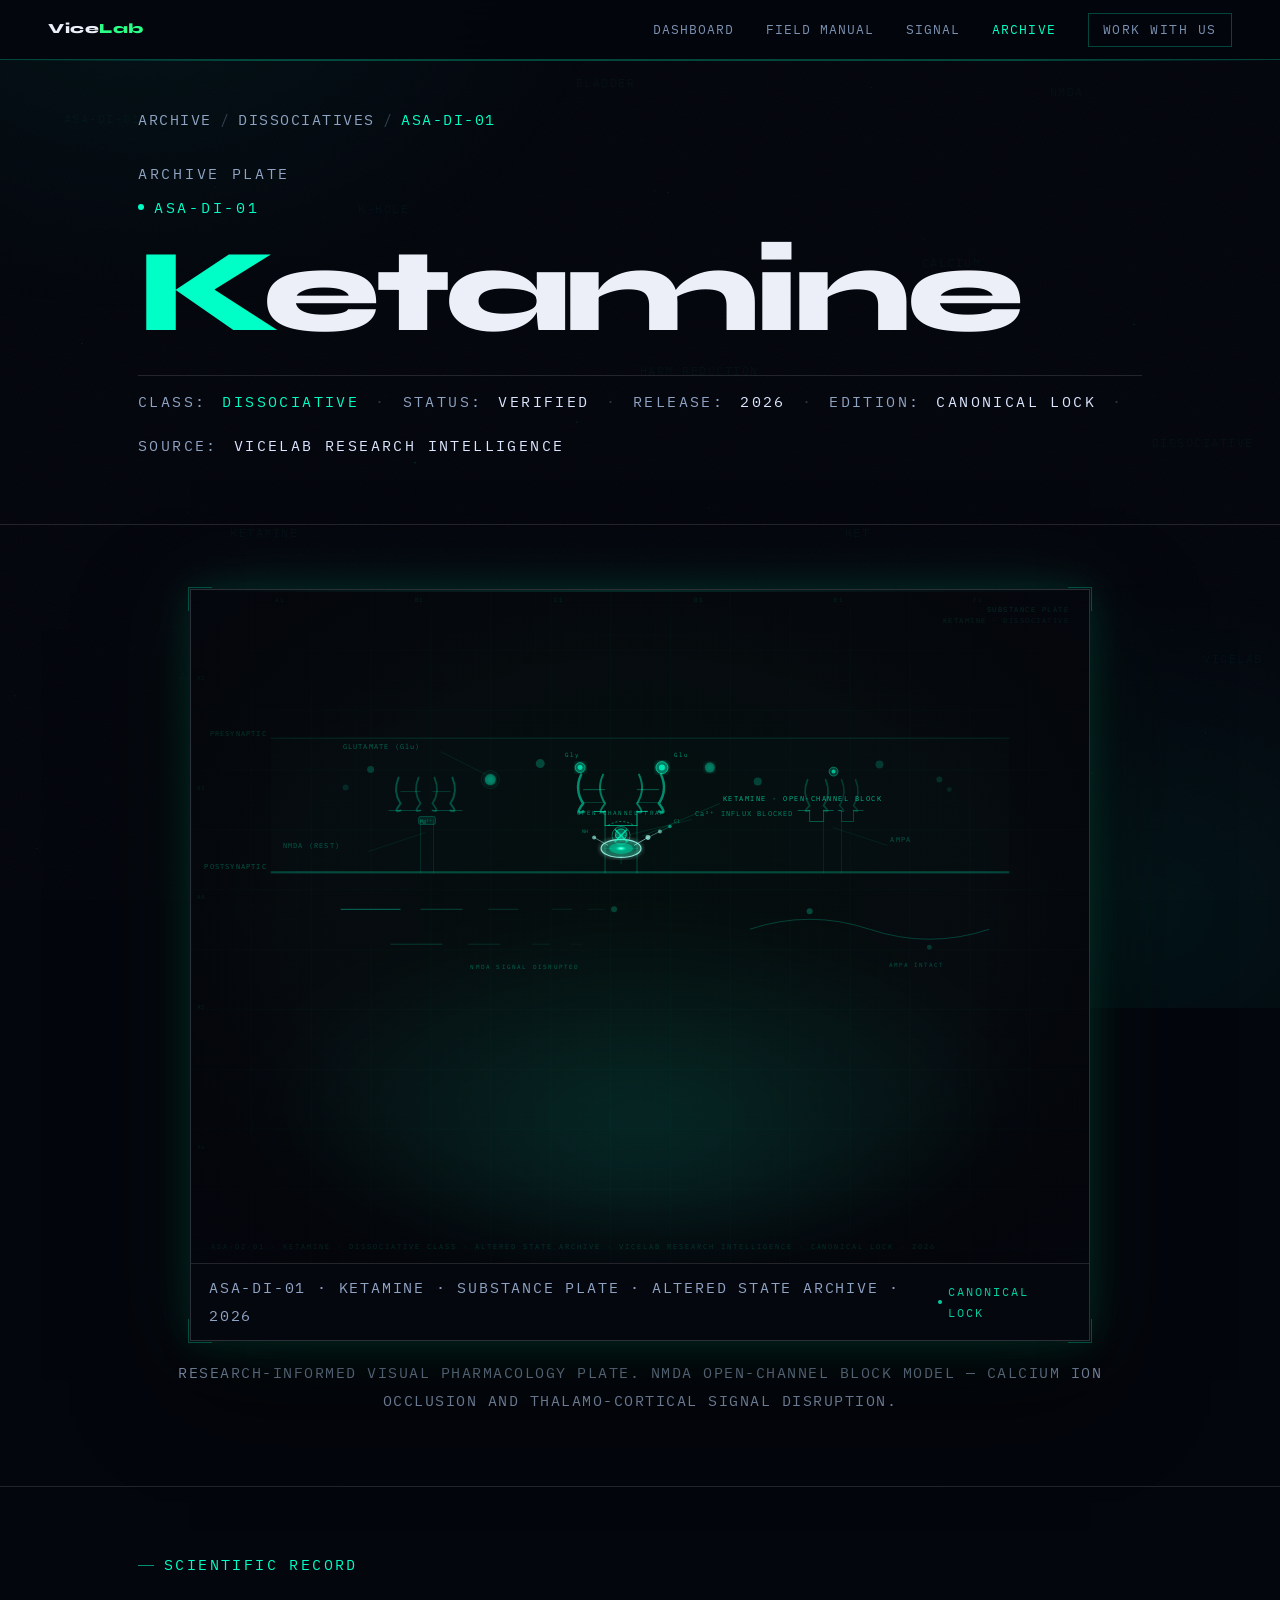
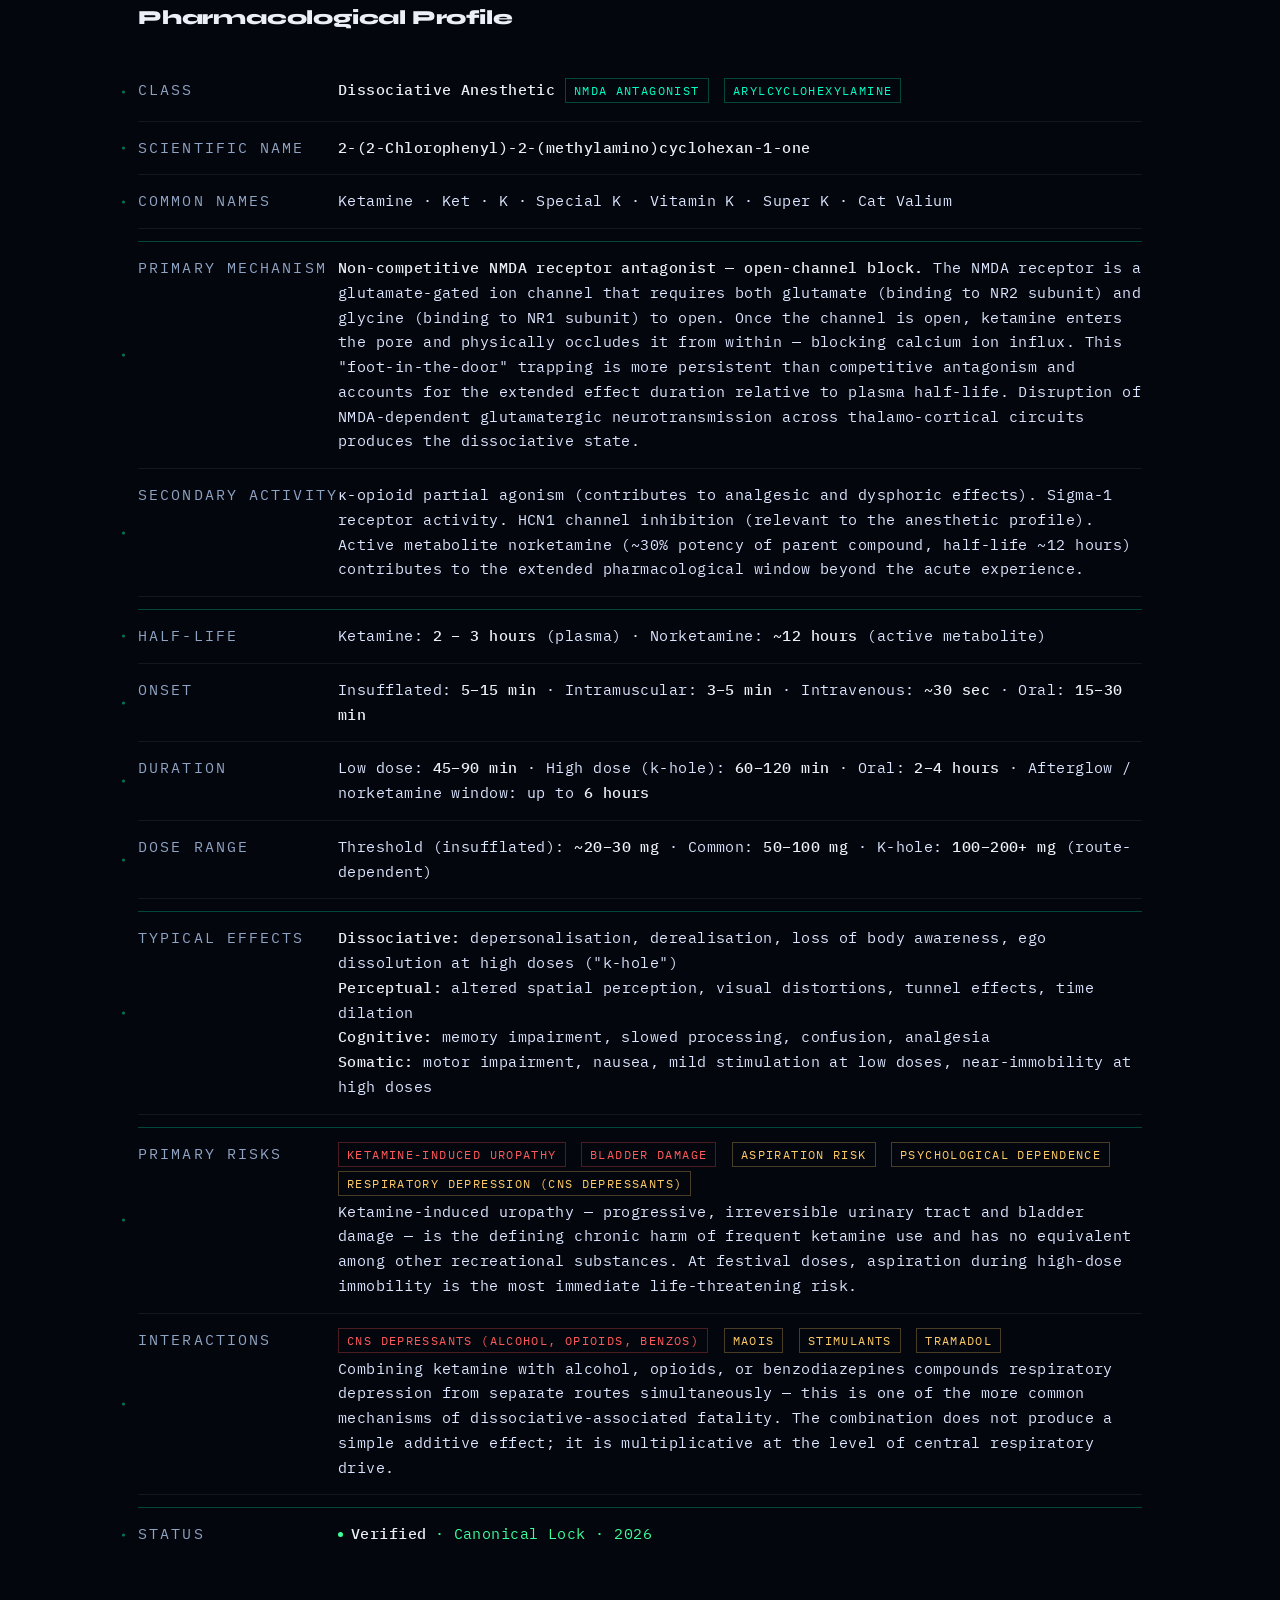
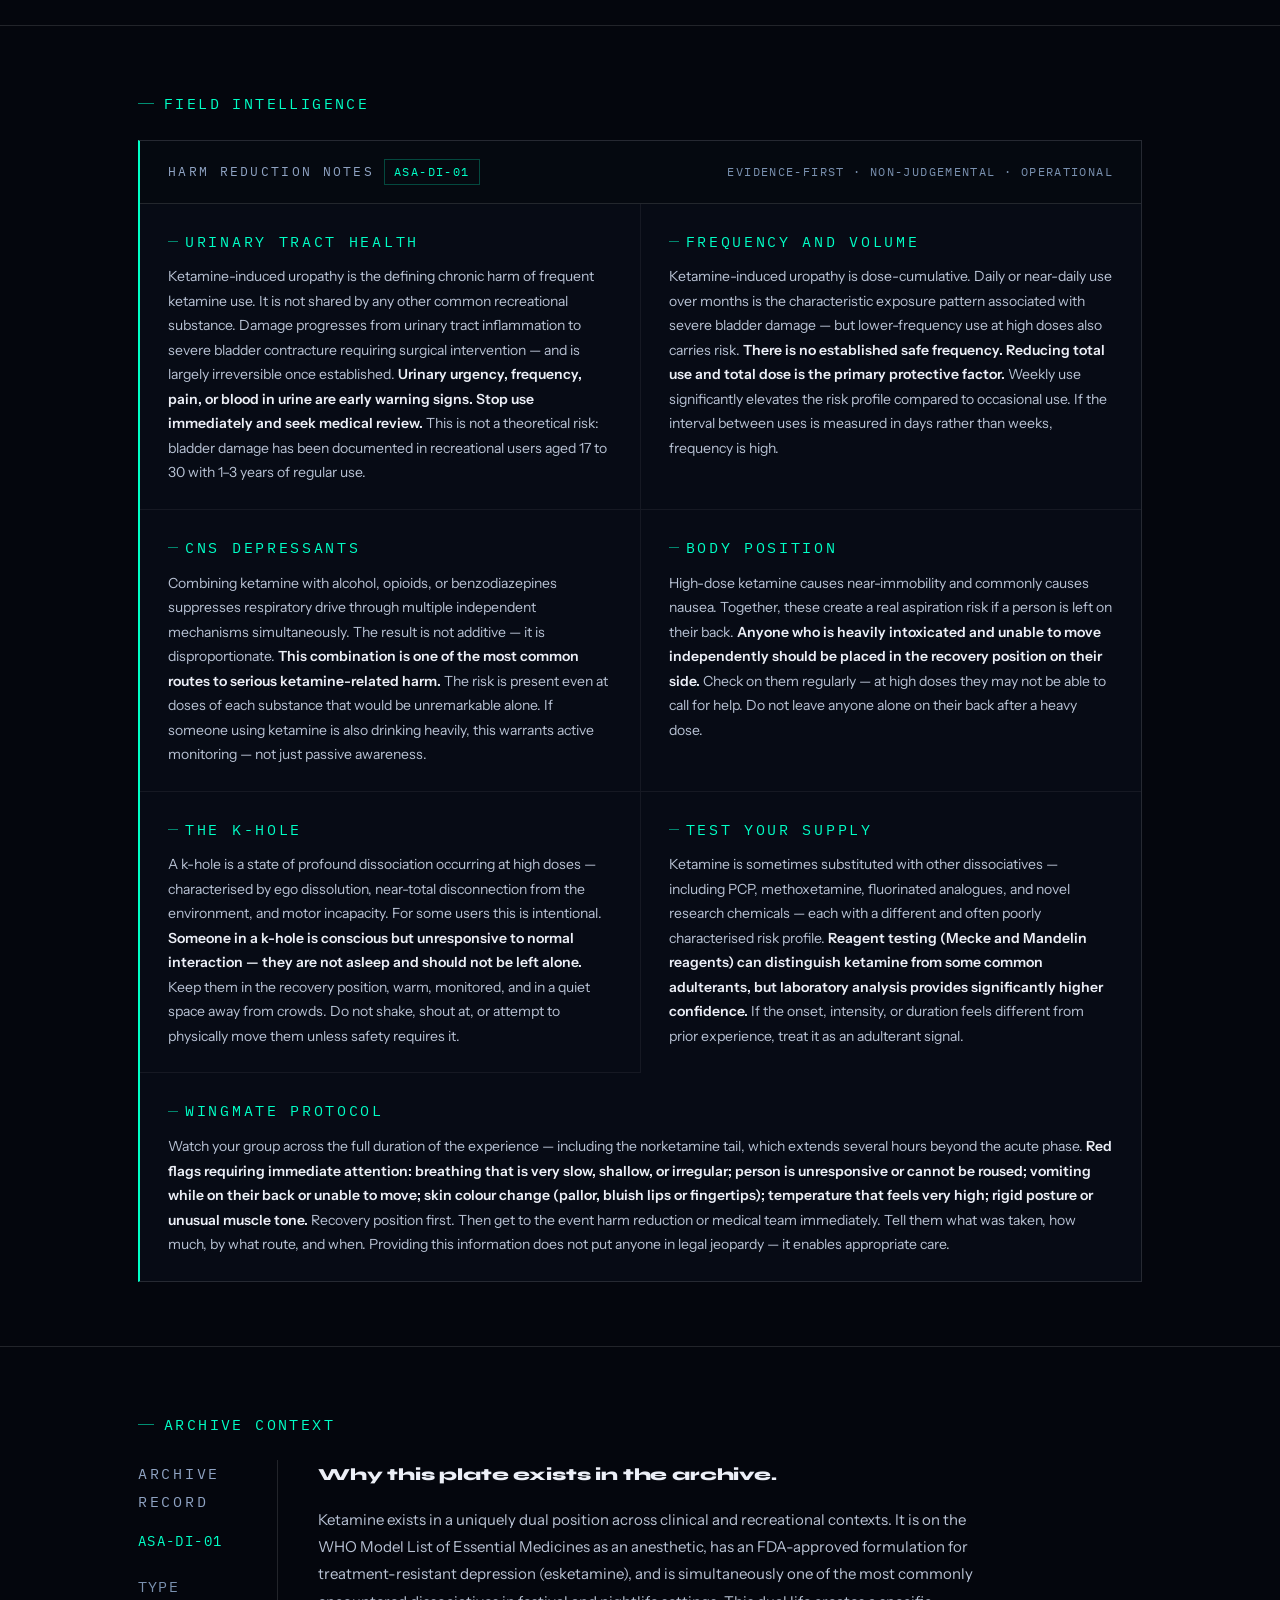
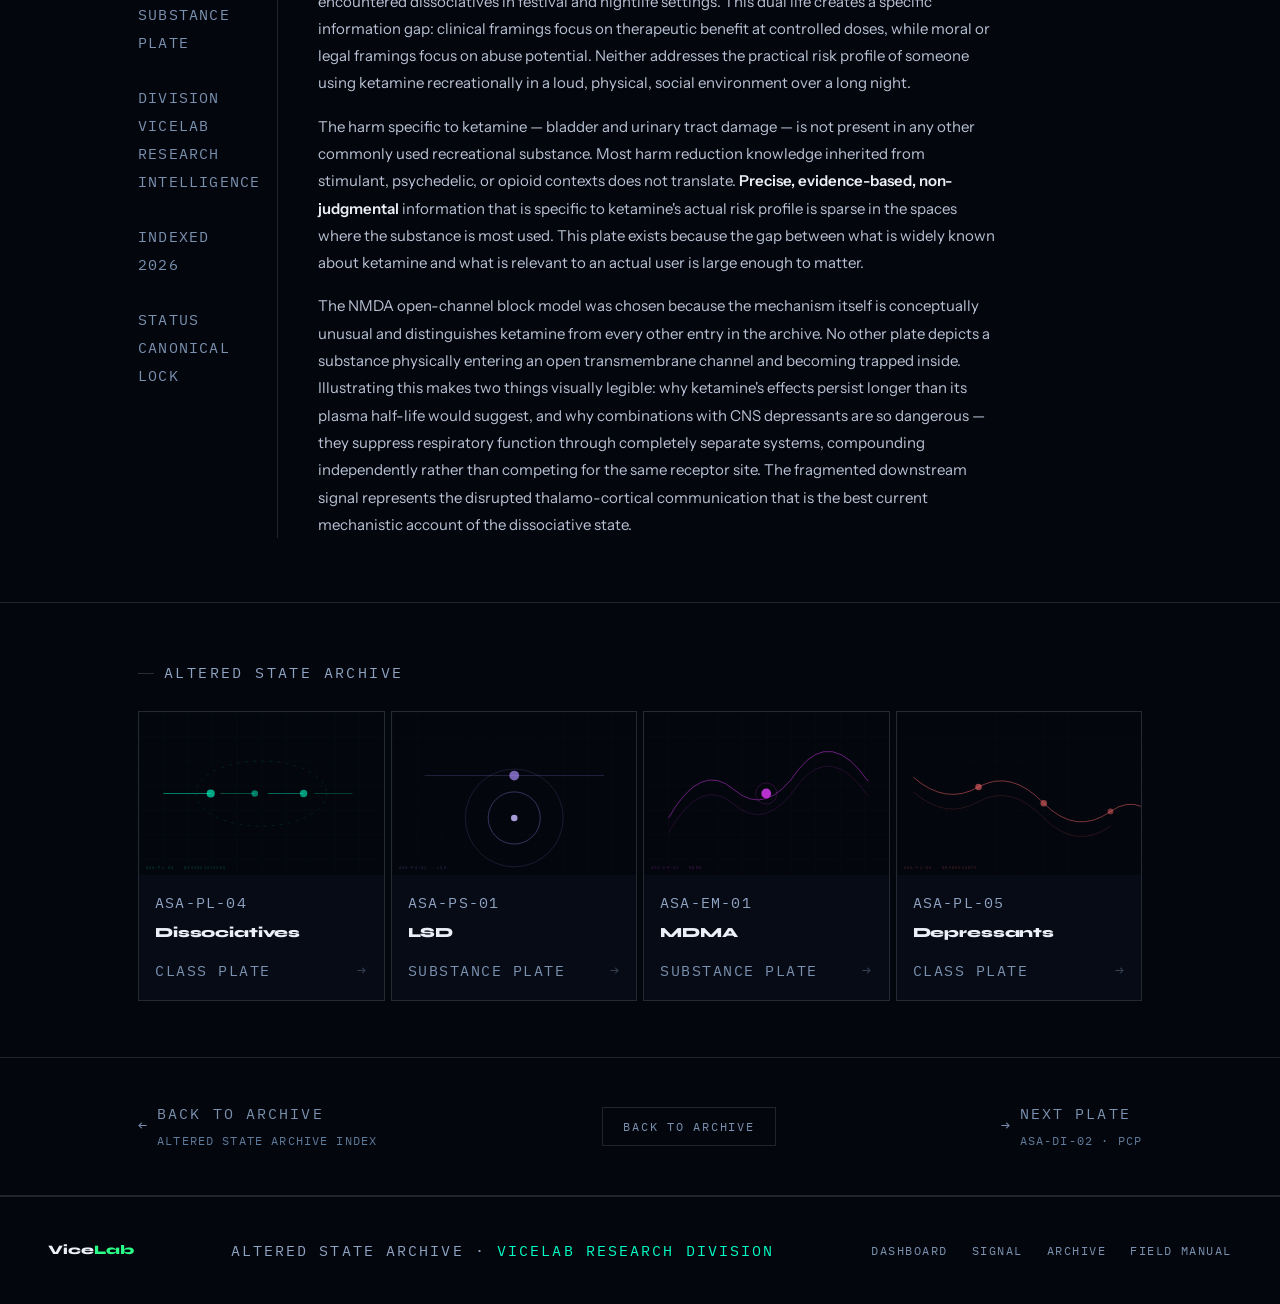
<file: asa-di-01-ketamine.html>
<!DOCTYPE html>
<!--
╔══════════════════════════════════════════════════════════════════════════╗
║  ASA-DI-01 · KETAMINE — Altered State Archive · ViceLab                ║
║  Template: asa-plate-template-v2.html                                   ║
║  Class: Dissociative · Accent: #00FFC6 (Teal)                          ║
╚══════════════════════════════════════════════════════════════════════════╝
-->
<html lang="en"
  data-cc-rgb="0,255,198"
  data-plate-tags="ASA-DI-01,KETAMINE,NMDA,DISSOCIATIVE,GLUTAMATE,CHANNEL BLOCK,CALCIUM,ANESTHETIC,HARM REDUCTION,VICELAB,KET,K-HOLE,BLADDER,NORKETAMINE">

<head>
<meta charset="UTF-8">
<meta name="viewport" content="width=device-width, initial-scale=1.0">
<title>ASA-DI-01 · Ketamine — Altered State Archive · ViceLab</title>
<link rel="preconnect" href="https://fonts.googleapis.com">
<link href="https://fonts.googleapis.com/css2?family=Syne:wght@700;800&family=IBM+Plex+Mono:ital,wght@0,300;0,400;0,500;1,300&family=Instrument+Sans:ital,wght@0,400;0,500;0,600;1,400&display=swap" rel="stylesheet">
<link rel="stylesheet" href="asa-plate.css">
<style>
/* CONFIG ② — Dissociative class: teal */
:root {
  --cc:        #00FFC6;
  --cc-dim:    rgba(0, 255, 198, 0.06);
  --cc-mid:    rgba(0, 255, 198, 0.13);
  --cc-border: rgba(0, 255, 198, 0.26);
  --cc-glow:   0 0 36px rgba(0,255,198,0.14), 0 0 80px rgba(0,255,198,0.06);
  --cc-pulse:  rgba(0, 255, 198, 0.28);
}
</style>
</head>

<body>
<canvas id="c-field"></canvas>
<div class="nebula"></div>
<div class="grain"></div>
<div class="tag-layer" id="tag-layer"></div>

<div class="site">

<nav>
  <a href="/" class="nav-logo">Vice<em>Lab</em></a>
  <div class="nav-links">
    <a href="/dashboard">Dashboard</a>
    <a href="/field-manual">Field Manual</a>
    <a href="/signal">Signal</a>
    <a href="/archive" class="nav-active">Archive</a>
    <a href="/contact" class="nav-badge">Work with us</a>
  </div>
</nav>


<!-- ① ARCHIVE HEADER -->
<div class="arc-header">
<div class="container">
  <div class="breadcrumb reveal">
    <a href="/archive">Archive</a>
    <span class="breadcrumb-sep">/</span>
    <a href="/archive?filter=dissociative">Dissociatives</a>
    <span class="breadcrumb-sep">/</span>
    <span class="breadcrumb-current">ASA-DI-01</span>
  </div>
  <div class="arc-plate-label reveal">ARCHIVE PLATE</div>
  <div class="arc-plate-id reveal">
    <span class="arc-plate-id-dot"></span>
    ASA-DI-01
  </div>
  <h1 class="arc-title reveal">
    <span class="arc-title-accent">K</span>etamine
  </h1>
  <div class="arc-system-strip reveal">
    <span>CLASS:</span>
    <span class="arc-strip-val accent">Dissociative</span>
    <span class="arc-system-strip-sep">·</span>
    <span>STATUS:</span>
    <span class="arc-strip-val">Verified</span>
    <span class="arc-system-strip-sep">·</span>
    <span>RELEASE:</span>
    <span class="arc-strip-val">2026</span>
    <span class="arc-system-strip-sep">·</span>
    <span>EDITION:</span>
    <span class="arc-strip-val">Canonical Lock</span>
    <span class="arc-system-strip-sep">·</span>
    <span>SOURCE:</span>
    <span class="arc-strip-val">ViceLab Research Intelligence</span>
  </div>
</div>
</div>


<!-- ② PLATE ARTIFACT DISPLAY -->
<section class="plate-display-section">
<div class="container">
  <div class="plate-frame-wrap reveal">
    <div class="corner-tr"></div>
    <div class="corner-bl"></div>
    <div class="plate-frame">
      <div class="plate-visual">
        <svg viewBox="0 0 900 675" xmlns="http://www.w3.org/2000/svg" preserveAspectRatio="xMidYMid slice">
          <defs>
            <radialGradient id="bg-g" cx="50%" cy="40%" r="70%">
              <stop offset="0%"   stop-color="#040E0D"/>
              <stop offset="55%"  stop-color="#060B0F"/>
              <stop offset="100%" stop-color="#04060D"/>
            </radialGradient>
            <!-- Core glow — below membrane, representing disrupted downstream signal -->
            <radialGradient id="core-g" cx="50%" cy="68%" r="50%">
              <stop offset="0%"   stop-color="#00FFC6" stop-opacity="0.12"/>
              <stop offset="100%" stop-color="#00FFC6" stop-opacity="0"/>
            </radialGradient>
            <radialGradient id="ket-core" cx="50%" cy="50%" r="50%">
              <stop offset="0%"   stop-color="#A0FFF0" stop-opacity="0.95"/>
              <stop offset="55%"  stop-color="#00FFC6" stop-opacity="0.80"/>
              <stop offset="100%" stop-color="#00C49A" stop-opacity="0.15"/>
            </radialGradient>
            <pattern id="coord-grid" width="60" height="60" patternUnits="userSpaceOnUse">
              <path d="M 60 0 L 0 0 0 60" fill="none" stroke="rgba(0,255,198,0.038)" stroke-width="0.5"/>
            </pattern>
            <pattern id="fine-grid" width="15" height="15" patternUnits="userSpaceOnUse">
              <path d="M 15 0 L 0 0 0 15" fill="none" stroke="rgba(0,255,198,0.014)" stroke-width="0.3"/>
            </pattern>
            <filter id="gf-soft"><feGaussianBlur stdDeviation="2.2" result="b"/><feMerge><feMergeNode in="b"/><feMergeNode in="SourceGraphic"/></feMerge></filter>
            <filter id="gf-haze"><feGaussianBlur stdDeviation="12"/></filter>
            <filter id="gf-haze-lg"><feGaussianBlur stdDeviation="28"/></filter>
            <radialGradient id="vignette-g" cx="50%" cy="50%" r="70%">
              <stop offset="55%"  stop-color="transparent"/>
              <stop offset="100%" stop-color="rgba(4,6,13,0.65)"/>
            </radialGradient>
            <marker id="arr" markerWidth="6" markerHeight="6" refX="3" refY="3" orient="auto">
              <path d="M 0 0 L 6 3 L 0 6 Z" fill="rgba(0,255,198,0.58)"/>
            </marker>
          </defs>

          <rect width="900" height="675" fill="url(#bg-g)"/>
          <rect width="900" height="675" fill="url(#fine-grid)"/>
          <rect width="900" height="675" fill="url(#coord-grid)"/>

          <!-- Disrupted downstream glow — signal fragmentation below membrane -->
          <ellipse cx="450" cy="460" rx="400" ry="200" fill="url(#core-g)" filter="url(#gf-haze-lg)"/>

          <!-- ── KETAMINE: NMDA OPEN-CHANNEL BLOCK MODEL ──
               Visual concept: ketamine physically trapped inside an open
               NMDA receptor ion channel, blocking calcium ion flow.
               The NMDA receptor requires glutamate (NR2) AND glycine (NR1)
               co-agonism to open. Once open, ketamine enters the pore and
               becomes trapped — the "open-channel block" mechanism.
               Below: fragmented thalamo-cortical signal representing
               disrupted glutamatergic communication.
          -->

          <!-- PRESYNAPTIC INDICATOR -->
          <rect x="80" y="148" width="740" height="1" fill="rgba(0,255,198,0.12)" filter="url(#gf-soft)"/>
          <text x="76" y="146" text-anchor="end" font-family="IBM Plex Mono,monospace" font-size="7" fill="rgba(0,255,198,0.28)" letter-spacing="1.2">PRESYNAPTIC</text>

          <!-- SYNAPTIC CLEFT -->
          <rect x="80" y="149" width="740" height="133" fill="rgba(0,255,198,0.007)"/>

          <!-- POSTSYNAPTIC MEMBRANE -->
          <rect x="80" y="282" width="740" height="1.5" fill="rgba(0,255,198,0.24)" filter="url(#gf-soft)"/>
          <rect x="80" y="284" width="740" height="0.5" fill="rgba(0,255,198,0.10)"/>
          <text x="76" y="280" text-anchor="end" font-family="IBM Plex Mono,monospace" font-size="7" fill="rgba(0,255,198,0.38)" letter-spacing="1.2">POSTSYNAPTIC</text>

          <!-- ══════════════════════════════════════════════════════
               PRIMARY NMDA RECEPTOR — center
               Multi-subunit glutamate receptor, ion channel gated.
               NR1 (GluN1) on left: binds glycine co-agonist.
               NR2 (GluN2) on right: binds glutamate.
               Channel is OPEN (both ligands bound).
               Ketamine is trapped INSIDE the open pore.
          ══════════════════════════════════════════════════════ -->

          <!-- NR1 left — outer helix arm (glycine-binding subunit) -->
          <path d="M 391 185 Q 384 200 393 214 Q 384 226 393 222"
            fill="none" stroke="rgba(0,255,198,0.52)" stroke-width="2.5" stroke-linecap="round"/>
          <!-- NR1 inner helix arm -->
          <path d="M 413 185 Q 406 200 415 214 Q 406 226 415 222"
            fill="none" stroke="rgba(0,255,198,0.44)" stroke-width="2" stroke-linecap="round"/>
          <!-- NR1 cross-bridges -->
          <line x1="393" y1="200" x2="415" y2="200" stroke="rgba(0,255,198,0.28)" stroke-width="1.2"/>
          <line x1="393" y1="213" x2="415" y2="213" stroke="rgba(0,255,198,0.20)" stroke-width="1.0"/>

          <!-- NR2 right — inner helix arm (glutamate-binding subunit) -->
          <path d="M 449 185 Q 456 200 447 214 Q 456 226 447 222"
            fill="none" stroke="rgba(0,255,198,0.44)" stroke-width="2" stroke-linecap="round"/>
          <!-- NR2 outer helix arm -->
          <path d="M 471 185 Q 478 200 469 214 Q 478 226 469 222"
            fill="none" stroke="rgba(0,255,198,0.52)" stroke-width="2.5" stroke-linecap="round"/>
          <!-- NR2 cross-bridges -->
          <line x1="447" y1="200" x2="469" y2="200" stroke="rgba(0,255,198,0.28)" stroke-width="1.2"/>
          <line x1="447" y1="213" x2="469" y2="213" stroke="rgba(0,255,198,0.20)" stroke-width="1.0"/>

          <!-- Central channel mouth — OPEN (both ligands bound) -->
          <path d="M 404 222 L 415 222 L 415 236 L 447 236 L 447 222 L 458 222"
            fill="none" stroke="#00FFC6" stroke-width="1.2" stroke-opacity="0.58"/>

          <!-- CHANNEL PORE WALLS — running through membrane -->
          <line x1="415" y1="236" x2="415" y2="284" stroke="rgba(0,255,198,0.30)" stroke-width="0.9"/>
          <line x1="447" y1="236" x2="447" y2="284" stroke="rgba(0,255,198,0.30)" stroke-width="0.9"/>

          <!-- ── GLYCINE BOUND to NR1 (co-agonist; required for channel opening) ── -->
          <circle cx="390" cy="178" r="5"
            fill="rgba(0,255,198,0.22)" stroke="#00FFC6" stroke-width="0.8" stroke-opacity="0.60"
            filter="url(#gf-soft)"/>
          <circle cx="390" cy="178" r="2.5" fill="#00FFC6" fill-opacity="0.72"/>
          <text x="382" y="167" text-anchor="middle" font-family="IBM Plex Mono,monospace" font-size="6" fill="rgba(0,255,198,0.52)" letter-spacing="1">Gly</text>

          <!-- ── GLUTAMATE BOUND to NR2 (primary agonist) ── -->
          <circle cx="472" cy="178" r="6"
            fill="rgba(0,255,198,0.26)" stroke="#00FFC6" stroke-width="0.9" stroke-opacity="0.68"
            filter="url(#gf-soft)"/>
          <circle cx="472" cy="178" r="3" fill="#00FFC6" fill-opacity="0.78"/>
          <text x="484" y="167" font-family="IBM Plex Mono,monospace" font-size="6" fill="rgba(0,255,198,0.55)" letter-spacing="1">Glu</text>

          <!-- ── KETAMINE MOLECULE — trapped inside open pore ── -->
          <!-- Cyclohexanone ring system — simplified layered ellipse geometry.
               Ketamine enters the channel after it opens and is physically
               trapped by the closing of the intracellular gate ("foot-in-the-door").
               Position: within the transmembrane pore, above the postsynaptic membrane. -->

          <!-- Outer cyclohexanone boundary -->
          <ellipse cx="431" cy="259" rx="20" ry="9"
            fill="rgba(0,255,198,0.16)" stroke="#A0FFF0" stroke-width="1.2" stroke-opacity="0.84"
            filter="url(#gf-soft)"/>
          <!-- Inner ring -->
          <ellipse cx="431" cy="259" rx="12" ry="5.5"
            fill="rgba(0,255,198,0.30)" filter="url(#gf-soft)"/>
          <!-- Core lock -->
          <ellipse cx="431" cy="259" rx="5.5" ry="2.5"
            fill="url(#ket-core)"/>

          <!-- Chlorophenyl group — the 2-chlorophenyl substituent, primary structural feature -->
          <line x1="444" y1="256" x2="458" y2="248" stroke="#A0FFF0" stroke-width="0.9" stroke-opacity="0.68"/>
          <circle cx="458" cy="248" r="2.5" fill="#A0FFF0" fill-opacity="0.75"/>
          <line x1="458" y1="248" x2="470" y2="242" stroke="#A0FFF0" stroke-width="0.7" stroke-opacity="0.54"/>
          <circle cx="470" cy="242" r="2" fill="#A0FFF0" fill-opacity="0.58"/>
          <!-- Chloro group marker -->
          <line x1="470" y1="242" x2="480" y2="237" stroke="#00FFC6" stroke-width="0.6" stroke-opacity="0.46"/>
          <circle cx="480" cy="237" r="1.8" fill="#00FFC6" fill-opacity="0.52"/>
          <text x="484" y="234" font-family="IBM Plex Mono,monospace" font-size="5.5" fill="rgba(0,255,198,0.50)">Cl</text>

          <!-- Methylamino group — the methylamino substituent -->
          <line x1="418" y1="256" x2="404" y2="248" stroke="#A0FFF0" stroke-width="0.8" stroke-opacity="0.58"/>
          <circle cx="404" cy="248" r="2" fill="#A0FFF0" fill-opacity="0.62"/>
          <text x="398" y="244" text-anchor="end" font-family="IBM Plex Mono,monospace" font-size="5.5" fill="rgba(0,255,198,0.48)">NH</text>

          <!-- CHANNEL LID — "foot-in-the-door" trap indicator -->
          <path d="M 418 236 Q 431 228 444 236"
            fill="none" stroke="#00FFC6" stroke-width="0.9" stroke-opacity="0.55"
            stroke-dasharray="2 2"/>
          <text x="431" y="225" text-anchor="middle"
            font-family="IBM Plex Mono,monospace" font-size="6"
            fill="rgba(0,255,198,0.55)" letter-spacing="1.2">OPEN-CHANNEL TRAP</text>

          <!-- Crosshair at ketamine centre -->
          <g stroke="#00FFC6" stroke-width="0.5" stroke-opacity="0.32">
            <line x1="431" y1="243" x2="431" y2="251"/>
            <line x1="431" y1="267" x2="431" y2="275"/>
            <line x1="414" y1="259" x2="422" y2="259"/>
            <line x1="440" y1="259" x2="448" y2="259"/>
          </g>

          <!-- ── CALCIUM IONS — blocked above ketamine ── -->
          <!-- Ca²⁺ is the primary ion carried by NMDA receptors.
               Its influx normally triggers downstream signalling cascades.
               Ketamine physically prevents Ca²⁺ from passing through. -->
          <circle cx="431" cy="245" r="5.5"
            fill="rgba(0,255,198,0.20)" stroke="#00FFC6" stroke-width="0.9" stroke-opacity="0.65"
            filter="url(#gf-soft)"/>
          <text x="431" y="249" text-anchor="middle"
            font-family="IBM Plex Mono,monospace" font-size="5.5"
            fill="#00FFC6" fill-opacity="0.82">Ca²⁺</text>

          <!-- X BLOCK MARKER — ion passage obstructed -->
          <line x1="425" y1="240" x2="437" y2="252" stroke="rgba(0,255,198,0.70)" stroke-width="1.5"/>
          <line x1="437" y1="240" x2="425" y2="252" stroke="rgba(0,255,198,0.70)" stroke-width="1.5"/>
          <circle cx="431" cy="246" r="9" fill="none" stroke="#00FFC6" stroke-width="0.8" stroke-opacity="0.52"/>

          <!-- ══════════════════════════════════════════════════════
               SECONDARY NMDA RECEPTOR — left (x=240)
               Unoccupied: channel CLOSED (Mg²⁺ block at rest).
               No ketamine, no ligands. Shows receptor in resting state.
          ══════════════════════════════════════════════════════ -->
          <path d="M 208 188 Q 202 202 210 214 Q 202 224 210 221"
            fill="none" stroke="rgba(0,255,198,0.28)" stroke-width="2" stroke-linecap="round"/>
          <path d="M 228 188 Q 222 202 230 214 Q 222 224 230 221"
            fill="none" stroke="rgba(0,255,198,0.24)" stroke-width="1.8" stroke-linecap="round"/>
          <line x1="210" y1="202" x2="230" y2="202" stroke="rgba(0,255,198,0.18)" stroke-width="1"/>
          <path d="M 244 188 Q 250 202 242 214 Q 250 224 242 221"
            fill="none" stroke="rgba(0,255,198,0.24)" stroke-width="1.8" stroke-linecap="round"/>
          <path d="M 262 188 Q 268 202 260 214 Q 268 224 260 221"
            fill="none" stroke="rgba(0,255,198,0.28)" stroke-width="2" stroke-linecap="round"/>
          <line x1="242" y1="202" x2="260" y2="202" stroke="rgba(0,255,198,0.18)" stroke-width="1"/>
          <!-- Closed channel mouth -->
          <path d="M 198 221 L 210 221 L 230 221" fill="none" stroke="#00FFC6" stroke-width="0.8" stroke-opacity="0.28"/>
          <path d="M 242 221 L 262 221 L 272 221" fill="none" stroke="#00FFC6" stroke-width="0.8" stroke-opacity="0.28"/>
          <!-- Mg²⁺ natural block (at rest) -->
          <rect x="228" y="227" width="17" height="8" rx="2"
            fill="rgba(0,255,198,0.10)" stroke="#00FFC6" stroke-width="0.6" stroke-opacity="0.35"/>
          <text x="236" y="234" text-anchor="middle"
            font-family="IBM Plex Mono,monospace" font-size="5"
            fill="rgba(0,255,198,0.48)">Mg²⁺</text>
          <!-- Channel walls -->
          <line x1="230" y1="230" x2="230" y2="284" stroke="rgba(0,255,198,0.18)" stroke-width="0.7"/>
          <line x1="243" y1="230" x2="243" y2="284" stroke="rgba(0,255,198,0.18)" stroke-width="0.7"/>

          <!-- ══════════════════════════════════════════════════════
               AMPA RECEPTOR — right (x=640), for contrast
               Unaffected by ketamine. AMPA-mediated signalling
               continues; the dissociative state arises from selective
               NMDA blockade, not total glutamatergic suppression.
          ══════════════════════════════════════════════════════ -->
          <path d="M 618 190 Q 612 204 620 216 Q 612 224 620 221"
            fill="none" stroke="rgba(0,255,198,0.22)" stroke-width="1.8" stroke-linecap="round"/>
          <path d="M 636 190 Q 642 204 634 216 Q 642 224 634 221"
            fill="none" stroke="rgba(0,255,198,0.22)" stroke-width="1.8" stroke-linecap="round"/>
          <path d="M 652 190 Q 658 204 650 216 Q 658 224 650 221"
            fill="none" stroke="rgba(0,255,198,0.18)" stroke-width="1.6" stroke-linecap="round"/>
          <path d="M 666 190 Q 672 204 664 216 Q 672 224 664 221"
            fill="none" stroke="rgba(0,255,198,0.18)" stroke-width="1.6" stroke-linecap="round"/>
          <!-- Open AMPA channel — unblocked -->
          <path d="M 608 221 L 620 221 L 620 232 L 634 232 L 634 221 L 644 221"
            fill="none" stroke="#00FFC6" stroke-width="0.9" stroke-opacity="0.35"/>
          <path d="M 648 221 L 652 221 L 652 232 L 664 232 L 664 221 L 674 221"
            fill="none" stroke="#00FFC6" stroke-width="0.8" stroke-opacity="0.30"/>
          <!-- AMPA channel walls — unobstructed -->
          <line x1="634" y1="232" x2="634" y2="284" stroke="rgba(0,255,198,0.16)" stroke-width="0.7"/>
          <line x1="652" y1="232" x2="652" y2="284" stroke="rgba(0,255,198,0.16)" stroke-width="0.7"/>
          <!-- Glutamate on AMPA -->
          <circle cx="644" cy="182" r="4.5"
            fill="rgba(0,255,198,0.20)" stroke="#00FFC6" stroke-width="0.7" stroke-opacity="0.50"/>
          <circle cx="644" cy="182" r="2" fill="#00FFC6" fill-opacity="0.65"/>

          <!-- ── FREE GLUTAMATE MOLECULES IN SYNAPSE ── -->
          <!-- Glu is abundant in the synapse; NMDA blockade prevents its signal
               from being converted to calcium influx downstream. -->
          <circle cx="300" cy="190" r="5.5" fill="rgba(0,255,198,0.30)" filter="url(#gf-soft)"/>
          <circle cx="300" cy="190" r="9"   fill="none" stroke="#00FFC6" stroke-width="0.5" stroke-opacity="0.20"/>
          <circle cx="350" cy="174" r="4.5" fill="rgba(0,255,198,0.24)"/>
          <circle cx="520" cy="178" r="5"   fill="rgba(0,255,198,0.28)" filter="url(#gf-soft)"/>
          <circle cx="568" cy="192" r="4"   fill="rgba(0,255,198,0.22)"/>
          <circle cx="180" cy="180" r="3.5" fill="rgba(0,255,198,0.20)"/>
          <circle cx="690" cy="175" r="4"   fill="rgba(0,255,198,0.18)"/>
          <circle cx="750" cy="190" r="3"   fill="rgba(0,255,198,0.14)"/>
          <circle cx="155" cy="198" r="3"   fill="rgba(0,255,198,0.12)"/>
          <circle cx="760" cy="200" r="2.5" fill="rgba(0,255,198,0.10)"/>

          <!-- ── DISRUPTED THALAMO-CORTICAL SIGNAL ── -->
          <!-- Fragmented line segments below membrane represent the breakdown
               of NMDA-dependent glutamatergic communication — the mechanistic
               basis of the dissociative state. Contrast with AMPA signal (intact). -->

          <!-- Fragmented NMDA-dependent signal (broken, ketamine-disrupted) -->
          <path d="M 150 320 L 210 320" stroke="rgba(0,255,198,0.32)" stroke-width="1.2"/>
          <path d="M 230 320 L 272 320" stroke="rgba(0,255,198,0.24)" stroke-width="1.0"/>
          <path d="M 298 320 L 328 320" stroke="rgba(0,255,198,0.18)" stroke-width="0.9"/>
          <!-- Gap at ~340 — signal fails -->
          <path d="M 362 320 L 382 320" stroke="rgba(0,255,198,0.14)" stroke-width="0.8"/>
          <path d="M 398 320 L 415 320" stroke="rgba(0,255,198,0.10)" stroke-width="0.7"/>
          <!-- Signal not reaching right side — blocked -->
          <circle cx="424" cy="320" r="3" fill="rgba(0,255,198,0.22)"/>

          <!-- Secondary fragmented trace (lower) -->
          <path d="M 200 355 L 252 355" stroke="rgba(0,255,198,0.22)" stroke-width="0.9"/>
          <path d="M 278 355 L 310 355" stroke="rgba(0,255,198,0.16)" stroke-width="0.8"/>
          <path d="M 342 355 L 360 355" stroke="rgba(0,255,198,0.12)" stroke-width="0.7"/>
          <!-- Fade out -->
          <path d="M 380 355 L 392 355" stroke="rgba(0,255,198,0.08)" stroke-width="0.6"/>

          <!-- AMPA-mediated signal (intact, continues right) -->
          <path d="M 560 340 Q 620 320 680 340 Q 740 360 800 340"
            fill="none" stroke="rgba(0,255,198,0.28)" stroke-width="0.8"/>
          <circle cx="620" cy="322" r="3" fill="rgba(0,255,198,0.25)"/>
          <circle cx="740" cy="358" r="2.5" fill="rgba(0,255,198,0.18)"/>
          <text x="700" y="378" font-family="IBM Plex Mono,monospace" font-size="6.5" fill="rgba(0,255,198,0.30)" letter-spacing="1">AMPA INTACT</text>

          <!-- Disruption region label -->
          <text x="280" y="380" font-family="IBM Plex Mono,monospace" font-size="6.5" fill="rgba(0,255,198,0.35)" letter-spacing="1.2">NMDA SIGNAL DISRUPTED</text>

          <!-- ── ANNOTATION LAYER ── -->
          <!-- Primary: open-channel block -->
          <line x1="452" y1="247" x2="530" y2="214" stroke="rgba(0,255,198,0.28)" stroke-width="0.5"/>
          <text x="533" y="211" font-family="IBM Plex Mono,monospace" font-size="7.5" fill="#00FFC6" fill-opacity="0.70" letter-spacing="1.5">KETAMINE · OPEN-CHANNEL BLOCK</text>

          <!-- Ca²⁺ blocked -->
          <line x1="440" y1="245" x2="502" y2="230" stroke="rgba(0,255,198,0.22)" stroke-width="0.5"/>
          <text x="505" y="227" font-family="IBM Plex Mono,monospace" font-size="7" fill="rgba(0,255,198,0.50)" letter-spacing="1.2">Ca²⁺ INFLUX BLOCKED</text>

          <!-- Glutamate label -->
          <line x1="296" y1="185" x2="250" y2="162" stroke="rgba(0,255,198,0.18)" stroke-width="0.5"/>
          <text x="152" y="159" font-family="IBM Plex Mono,monospace" font-size="7" fill="rgba(0,255,198,0.38)" letter-spacing="1.2">GLUTAMATE (Glu)</text>

          <!-- Secondary receptor labels -->
          <line x1="235" y1="243" x2="178" y2="262" stroke="rgba(0,255,198,0.16)" stroke-width="0.5"/>
          <text x="92"  y="259" font-family="IBM Plex Mono,monospace" font-size="7" fill="rgba(0,255,198,0.34)" letter-spacing="1.2">NMDA (REST)</text>

          <line x1="643" y1="238" x2="698" y2="256" stroke="rgba(0,255,198,0.16)" stroke-width="0.5"/>
          <text x="701" y="253" font-family="IBM Plex Mono,monospace" font-size="7" fill="rgba(0,255,198,0.32)" letter-spacing="1.2">AMPA</text>

          <!-- Coordinate axis labels -->
          <text x="84"  y="12" font-family="IBM Plex Mono,monospace" font-size="6" fill="rgba(0,255,198,0.18)" letter-spacing="1">A1</text>
          <text x="224" y="12" font-family="IBM Plex Mono,monospace" font-size="6" fill="rgba(0,255,198,0.18)" letter-spacing="1">B1</text>
          <text x="364" y="12" font-family="IBM Plex Mono,monospace" font-size="6" fill="rgba(0,255,198,0.18)" letter-spacing="1">C1</text>
          <text x="504" y="12" font-family="IBM Plex Mono,monospace" font-size="6" fill="rgba(0,255,198,0.18)" letter-spacing="1">D1</text>
          <text x="644" y="12" font-family="IBM Plex Mono,monospace" font-size="6" fill="rgba(0,255,198,0.18)" letter-spacing="1">E1</text>
          <text x="784" y="12" font-family="IBM Plex Mono,monospace" font-size="6" fill="rgba(0,255,198,0.18)" letter-spacing="1">F1</text>
          <text x="6" y="90"  font-family="IBM Plex Mono,monospace" font-size="6" fill="rgba(0,255,198,0.14)">A2</text>
          <text x="6" y="200" font-family="IBM Plex Mono,monospace" font-size="6" fill="rgba(0,255,198,0.14)">A3</text>
          <text x="6" y="310" font-family="IBM Plex Mono,monospace" font-size="6" fill="rgba(0,255,198,0.14)">A4</text>
          <text x="6" y="420" font-family="IBM Plex Mono,monospace" font-size="6" fill="rgba(0,255,198,0.14)">A5</text>
          <text x="6" y="560" font-family="IBM Plex Mono,monospace" font-size="6" fill="rgba(0,255,198,0.14)">A6</text>

          <text x="880" y="22" text-anchor="end" font-family="IBM Plex Mono,monospace" font-size="7" fill="rgba(0,255,198,0.30)" letter-spacing="1.5">SUBSTANCE PLATE</text>
          <text x="880" y="33" text-anchor="end" font-family="IBM Plex Mono,monospace" font-size="7" fill="rgba(0,255,198,0.20)" letter-spacing="1.5">KETAMINE · DISSOCIATIVE</text>
          <text x="20" y="660" font-family="IBM Plex Mono,monospace" font-size="7" fill="#00FFC6" fill-opacity="0.22" letter-spacing="2">ASA-DI-01 · KETAMINE · DISSOCIATIVE CLASS · ALTERED STATE ARCHIVE · VICELAB RESEARCH INTELLIGENCE · CANONICAL LOCK · 2026</text>

          <rect width="900" height="675" fill="url(#vignette-g)"/>
        </svg>
      </div>
      <div class="plate-strip">
        <div class="plate-strip-id">ASA-DI-01 · Ketamine · Substance Plate · Altered State Archive · 2026</div>
        <div class="plate-strip-status"><div class="plate-strip-dot"></div>Canonical Lock</div>
      </div>
    </div>
  </div>
  <p class="plate-caption reveal">
    Research-informed visual pharmacology plate. NMDA Open-Channel Block Model — Calcium Ion Occlusion and Thalamo-Cortical Signal Disruption.
  </p>
</div>
</section>


<!-- ③ SCIENTIFIC METADATA PANEL -->
<section class="sci-meta-section">
<div class="container">
  <div class="section-eyebrow reveal">Scientific Record</div>
  <h2 class="section-title reveal">Pharmacological Profile</h2>
  <table class="meta-table reveal-stagger">
    <tbody>
      <tr>
        <td class="meta-key">Class</td>
        <td class="meta-val">
          <strong>Dissociative Anesthetic</strong>
          <span class="tag">NMDA Antagonist</span>
          <span class="tag">Arylcyclohexylamine</span>
        </td>
      </tr>
      <tr>
        <td class="meta-key">Scientific Name</td>
        <td class="meta-val"><strong>2-(2-Chlorophenyl)-2-(methylamino)cyclohexan-1-one</strong></td>
      </tr>
      <tr>
        <td class="meta-key">Common Names</td>
        <td class="meta-val">Ketamine · Ket · K · Special K · Vitamin K · Super K · Cat Valium</td>
      </tr>
      <tr class="meta-divider"><td colspan="2"></td></tr>
      <tr>
        <td class="meta-key">Primary Mechanism</td>
        <td class="meta-val">
          <strong>Non-competitive NMDA receptor antagonist — open-channel block.</strong>
          The NMDA receptor is a glutamate-gated ion channel that requires both glutamate (binding to NR2 subunit) and glycine (binding to NR1 subunit) to open. Once the channel is open, ketamine enters the pore and physically occludes it from within — blocking calcium ion influx. This "foot-in-the-door" trapping is more persistent than competitive antagonism and accounts for the extended effect duration relative to plasma half-life. Disruption of NMDA-dependent glutamatergic neurotransmission across thalamo-cortical circuits produces the dissociative state.
        </td>
      </tr>
      <tr>
        <td class="meta-key">Secondary Activity</td>
        <td class="meta-val">
          κ-opioid partial agonism (contributes to analgesic and dysphoric effects). Sigma-1 receptor activity. HCN1 channel inhibition (relevant to the anesthetic profile). Active metabolite norketamine (~30% potency of parent compound, half-life ~12 hours) contributes to the extended pharmacological window beyond the acute experience.
        </td>
      </tr>
      <tr class="meta-divider"><td colspan="2"></td></tr>
      <tr>
        <td class="meta-key">Half-Life</td>
        <td class="meta-val">
          Ketamine: <strong>2 – 3 hours</strong> (plasma) ·
          Norketamine: <strong>~12 hours</strong> (active metabolite)
        </td>
      </tr>
      <tr>
        <td class="meta-key">Onset</td>
        <td class="meta-val">
          Insufflated: <strong>5–15 min</strong> ·
          Intramuscular: <strong>3–5 min</strong> ·
          Intravenous: <strong>~30 sec</strong> ·
          Oral: <strong>15–30 min</strong>
        </td>
      </tr>
      <tr>
        <td class="meta-key">Duration</td>
        <td class="meta-val">
          Low dose: <strong>45–90 min</strong> ·
          High dose (k-hole): <strong>60–120 min</strong> ·
          Oral: <strong>2–4 hours</strong> ·
          Afterglow / norketamine window: up to <strong>6 hours</strong>
        </td>
      </tr>
      <tr>
        <td class="meta-key">Dose Range</td>
        <td class="meta-val">
          Threshold (insufflated): <strong>~20–30 mg</strong> ·
          Common: <strong>50–100 mg</strong> ·
          K-hole: <strong>100–200+ mg</strong> (route-dependent)
        </td>
      </tr>
      <tr class="meta-divider"><td colspan="2"></td></tr>
      <tr>
        <td class="meta-key">Typical Effects</td>
        <td class="meta-val">
          <strong>Dissociative:</strong> depersonalisation, derealisation, loss of body awareness, ego dissolution at high doses ("k-hole")<br>
          <strong>Perceptual:</strong> altered spatial perception, visual distortions, tunnel effects, time dilation<br>
          <strong>Cognitive:</strong> memory impairment, slowed processing, confusion, analgesia<br>
          <strong>Somatic:</strong> motor impairment, nausea, mild stimulation at low doses, near-immobility at high doses
        </td>
      </tr>
      <tr class="meta-divider"><td colspan="2"></td></tr>
      <tr>
        <td class="meta-key">Primary Risks</td>
        <td class="meta-val">
          <span class="tag alert">Ketamine-Induced Uropathy</span>
          <span class="tag alert">Bladder Damage</span>
          <span class="tag warn">Aspiration Risk</span>
          <span class="tag warn">Psychological Dependence</span>
          <span class="tag warn">Respiratory Depression (CNS depressants)</span>
          <br>
          Ketamine-induced uropathy — progressive, irreversible urinary tract and bladder damage — is the defining chronic harm of frequent ketamine use and has no equivalent among other recreational substances. At festival doses, aspiration during high-dose immobility is the most immediate life-threatening risk.
        </td>
      </tr>
      <tr>
        <td class="meta-key">Interactions</td>
        <td class="meta-val">
          <span class="tag alert">CNS Depressants (alcohol, opioids, benzos)</span>
          <span class="tag warn">MAOIs</span>
          <span class="tag warn">Stimulants</span>
          <span class="tag warn">Tramadol</span>
          <br>
          Combining ketamine with alcohol, opioids, or benzodiazepines compounds respiratory depression from separate routes simultaneously — this is one of the more common mechanisms of dissociative-associated fatality. The combination does not produce a simple additive effect; it is multiplicative at the level of central respiratory drive.
        </td>
      </tr>
      <tr class="meta-divider"><td colspan="2"></td></tr>
      <tr>
        <td class="meta-key">Status</td>
        <td class="meta-val status-verified"><span class="status-dot"></span><strong>Verified</strong> · Canonical Lock · 2026</td>
      </tr>
    </tbody>
  </table>
</div>
</section>


<!-- ④ HARM REDUCTION NOTES -->
<section class="hr-section">
<div class="container">
  <div class="section-eyebrow reveal">Field Intelligence</div>
  <div class="hr-panel reveal">
    <div class="hr-panel-header">
      <div class="hr-panel-title">
        HARM REDUCTION NOTES
        <span class="hr-panel-title-mark">ASA-DI-01</span>
      </div>
      <div class="hr-panel-meta">Evidence-first · Non-judgemental · Operational</div>
    </div>
    <div class="hr-grid reveal-stagger">

      <div class="hr-note">
        <div class="hr-note-key">Urinary Tract Health</div>
        <div class="hr-note-body">
          Ketamine-induced uropathy is the defining chronic harm of frequent ketamine use. It is not shared by any other common recreational substance. Damage progresses from urinary tract inflammation to severe bladder contracture requiring surgical intervention — and is largely irreversible once established. <strong>Urinary urgency, frequency, pain, or blood in urine are early warning signs. Stop use immediately and seek medical review.</strong> This is not a theoretical risk: bladder damage has been documented in recreational users aged 17 to 30 with 1–3 years of regular use.
        </div>
      </div>

      <div class="hr-note">
        <div class="hr-note-key">Frequency and Volume</div>
        <div class="hr-note-body">
          Ketamine-induced uropathy is dose-cumulative. Daily or near-daily use over months is the characteristic exposure pattern associated with severe bladder damage — but lower-frequency use at high doses also carries risk. <strong>There is no established safe frequency. Reducing total use and total dose is the primary protective factor.</strong> Weekly use significantly elevates the risk profile compared to occasional use. If the interval between uses is measured in days rather than weeks, frequency is high.
        </div>
      </div>

      <div class="hr-note">
        <div class="hr-note-key">CNS Depressants</div>
        <div class="hr-note-body">
          Combining ketamine with alcohol, opioids, or benzodiazepines suppresses respiratory drive through multiple independent mechanisms simultaneously. The result is not additive — it is disproportionate. <strong>This combination is one of the most common routes to serious ketamine-related harm.</strong> The risk is present even at doses of each substance that would be unremarkable alone. If someone using ketamine is also drinking heavily, this warrants active monitoring — not just passive awareness.
        </div>
      </div>

      <div class="hr-note">
        <div class="hr-note-key">Body Position</div>
        <div class="hr-note-body">
          High-dose ketamine causes near-immobility and commonly causes nausea. Together, these create a real aspiration risk if a person is left on their back. <strong>Anyone who is heavily intoxicated and unable to move independently should be placed in the recovery position on their side.</strong> Check on them regularly — at high doses they may not be able to call for help. Do not leave anyone alone on their back after a heavy dose.
        </div>
      </div>

      <div class="hr-note">
        <div class="hr-note-key">The K-Hole</div>
        <div class="hr-note-body">
          A k-hole is a state of profound dissociation occurring at high doses — characterised by ego dissolution, near-total disconnection from the environment, and motor incapacity. For some users this is intentional. <strong>Someone in a k-hole is conscious but unresponsive to normal interaction — they are not asleep and should not be left alone.</strong> Keep them in the recovery position, warm, monitored, and in a quiet space away from crowds. Do not shake, shout at, or attempt to physically move them unless safety requires it.
        </div>
      </div>

      <div class="hr-note">
        <div class="hr-note-key">Test Your Supply</div>
        <div class="hr-note-body">
          Ketamine is sometimes substituted with other dissociatives — including PCP, methoxetamine, fluorinated analogues, and novel research chemicals — each with a different and often poorly characterised risk profile. <strong>Reagent testing (Mecke and Mandelin reagents) can distinguish ketamine from some common adulterants, but laboratory analysis provides significantly higher confidence.</strong> If the onset, intensity, or duration feels different from prior experience, treat it as an adulterant signal.
        </div>
      </div>

      <div class="hr-note full">
        <div class="hr-note-key">Wingmate Protocol</div>
        <div class="hr-note-body">
          Watch your group across the full duration of the experience — including the norketamine tail, which extends several hours beyond the acute phase. <strong>Red flags requiring immediate attention: breathing that is very slow, shallow, or irregular; person is unresponsive or cannot be roused; vomiting while on their back or unable to move; skin colour change (pallor, bluish lips or fingertips); temperature that feels very high; rigid posture or unusual muscle tone.</strong> Recovery position first. Then get to the event harm reduction or medical team immediately. Tell them what was taken, how much, by what route, and when. Providing this information does not put anyone in legal jeopardy — it enables appropriate care.
        </div>
      </div>

    </div>
  </div>
</div>
</section>


<!-- ⑤ RESEARCH NOTE / CONTEXT BLOCK -->
<section class="research-section">
<div class="container">
  <div class="section-eyebrow reveal">Archive Context</div>
  <div class="research-inner reveal">
    <div class="research-sidebar">
      <div class="research-sidebar-label">ARCHIVE<br>RECORD</div>
      <div class="research-sidebar-id">ASA-DI-01</div>
      <div class="research-sidebar-meta">
        Type<br>Substance Plate<br><br>
        Division<br>ViceLab Research<br>Intelligence<br><br>
        Indexed<br>2026<br><br>
        Status<br>Canonical Lock
      </div>
    </div>
    <div class="research-body">
      <h3 class="research-title">Why this plate exists in the archive.</h3>
      <div class="research-text">
        <p>Ketamine exists in a uniquely dual position across clinical and recreational contexts. It is on the WHO Model List of Essential Medicines as an anesthetic, has an FDA-approved formulation for treatment-resistant depression (esketamine), and is simultaneously one of the most commonly encountered dissociatives in festival and nightlife settings. This dual life creates a specific information gap: clinical framings focus on therapeutic benefit at controlled doses, while moral or legal framings focus on abuse potential. Neither addresses the practical risk profile of someone using ketamine recreationally in a loud, physical, social environment over a long night.</p>
        <p>The harm specific to ketamine — bladder and urinary tract damage — is not present in any other commonly used recreational substance. Most harm reduction knowledge inherited from stimulant, psychedelic, or opioid contexts does not translate. <strong>Precise, evidence-based, non-judgmental</strong> information that is specific to ketamine's actual risk profile is sparse in the spaces where the substance is most used. This plate exists because the gap between what is widely known about ketamine and what is relevant to an actual user is large enough to matter.</p>
        <p>The NMDA open-channel block model was chosen because the mechanism itself is conceptually unusual and distinguishes ketamine from every other entry in the archive. No other plate depicts a substance physically entering an open transmembrane channel and becoming trapped inside. Illustrating this makes two things visually legible: why ketamine's effects persist longer than its plasma half-life would suggest, and why combinations with CNS depressants are so dangerous — they suppress respiratory function through completely separate systems, compounding independently rather than competing for the same receptor site. The fragmented downstream signal represents the disrupted thalamo-cortical communication that is the best current mechanistic account of the dissociative state.</p>
      </div>
    </div>
  </div>
</div>
</section>


<!-- RELATED PLATES -->
<section class="related-section">
<div class="container">
  <div class="related-eyebrow reveal">Altered State Archive</div>
  <div class="related-grid reveal-stagger">

    <a href="/archive/plates/asa-pl-04" class="rel-card" data-accent="dissociative">
      <div class="rel-thumb">
        <svg viewBox="0 0 300 200" xmlns="http://www.w3.org/2000/svg">
          <rect width="300" height="200" fill="#04060D"/>
          <defs>
            <pattern id="rg-di04" width="30" height="30" patternUnits="userSpaceOnUse">
              <path d="M30 0L0 0 0 30" fill="none" stroke="rgba(0,255,198,0.06)" stroke-width="0.5"/>
            </pattern>
          </defs>
          <rect width="300" height="200" fill="url(#rg-di04)"/>
          <path d="M 30 100 L 88 100" stroke="#00FFC6" stroke-width="1.2" stroke-opacity="0.50"/>
          <path d="M 100 100 L 142 100" stroke="#00FFC6" stroke-width="1" stroke-opacity="0.35"/>
          <path d="M 158 100 L 202 100" stroke="#00FFC6" stroke-width="1.1" stroke-opacity="0.44"/>
          <path d="M 215 100 L 262 100" stroke="#00FFC6" stroke-width="0.9" stroke-opacity="0.30"/>
          <circle cx="88"  cy="100" r="5"   fill="#00FFC6" fill-opacity="0.65"/>
          <circle cx="142" cy="100" r="4"   fill="#00FFC6" fill-opacity="0.48"/>
          <circle cx="202" cy="100" r="4.5" fill="#00FFC6" fill-opacity="0.58"/>
          <ellipse cx="150" cy="100" rx="80" ry="40" fill="none" stroke="#00FFC6" stroke-width="0.6" stroke-opacity="0.20" stroke-dasharray="4 6"/>
          <text x="8" y="193" font-family="IBM Plex Mono,monospace" font-size="5.5" fill="#00FFC6" fill-opacity="0.28" letter-spacing="1.5">ASA-PL-04 · DISSOCIATIVES</text>
        </svg>
      </div>
      <div class="rel-body">
        <div class="rel-id">ASA-PL-04</div>
        <div class="rel-title">Dissociatives</div>
        <div class="rel-class">Class Plate <span class="rel-arrow">→</span></div>
      </div>
    </a>

    <a href="/archive/plates/asa-ps-01" class="rel-card" data-accent="psychedelic">
      <div class="rel-thumb">
        <svg viewBox="0 0 300 200" xmlns="http://www.w3.org/2000/svg">
          <rect width="300" height="200" fill="#04060D"/>
          <defs>
            <pattern id="rg-ps01" width="30" height="30" patternUnits="userSpaceOnUse">
              <path d="M30 0L0 0 0 30" fill="none" stroke="rgba(167,139,250,0.06)" stroke-width="0.5"/>
            </pattern>
          </defs>
          <rect width="300" height="200" fill="url(#rg-ps01)"/>
          <circle cx="150" cy="130" r="32" fill="none" stroke="#A78BFA" stroke-width="0.8" stroke-opacity="0.50"/>
          <circle cx="150" cy="130" r="60" fill="none" stroke="#A78BFA" stroke-width="0.6" stroke-opacity="0.30"/>
          <circle cx="150" cy="130" r="4" fill="#C4B5FD" fill-opacity="0.85"/>
          <line x1="40" y1="78" x2="260" y2="78" stroke="rgba(167,139,250,0.25)" stroke-width="1"/>
          <circle cx="150" cy="78" r="6" fill="#A78BFA" fill-opacity="0.70"/>
          <text x="8" y="193" font-family="IBM Plex Mono,monospace" font-size="5.5" fill="#A78BFA" fill-opacity="0.30" letter-spacing="1.5">ASA-PS-01 · LSD</text>
        </svg>
      </div>
      <div class="rel-body">
        <div class="rel-id">ASA-PS-01</div>
        <div class="rel-title">LSD</div>
        <div class="rel-class">Substance Plate <span class="rel-arrow">→</span></div>
      </div>
    </a>

    <a href="/archive/plates/asa-em-01" class="rel-card" data-accent="empathogen">
      <div class="rel-thumb">
        <svg viewBox="0 0 300 200" xmlns="http://www.w3.org/2000/svg">
          <rect width="300" height="200" fill="#04060D"/>
          <defs>
            <pattern id="rg-em01k" width="30" height="30" patternUnits="userSpaceOnUse">
              <path d="M30 0L0 0 0 30" fill="none" stroke="rgba(228,60,255,0.06)" stroke-width="0.5"/>
            </pattern>
          </defs>
          <rect width="300" height="200" fill="url(#rg-em01k)"/>
          <path d="M 30 130 Q 70 60 110 95 Q 150 130 190 70 Q 230 20 275 85" fill="none" stroke="#E43CFF" stroke-width="1" stroke-opacity="0.55"/>
          <path d="M 30 148 Q 70 78 110 113 Q 150 148 190 88 Q 230 38 275 103" fill="none" stroke="#E43CFF" stroke-width="0.6" stroke-opacity="0.28"/>
          <circle cx="150" cy="100" r="6" fill="#E43CFF" fill-opacity="0.80"/>
          <circle cx="150" cy="100" r="13" fill="none" stroke="#E43CFF" stroke-width="0.7" stroke-opacity="0.28"/>
          <text x="8" y="193" font-family="IBM Plex Mono,monospace" font-size="5.5" fill="#E43CFF" fill-opacity="0.30" letter-spacing="1.5">ASA-EM-01 · MDMA</text>
        </svg>
      </div>
      <div class="rel-body">
        <div class="rel-id">ASA-EM-01</div>
        <div class="rel-title">MDMA</div>
        <div class="rel-class">Substance Plate <span class="rel-arrow">→</span></div>
      </div>
    </a>

    <a href="/archive/plates/asa-pl-05" class="rel-card" data-accent="opioid">
      <div class="rel-thumb">
        <svg viewBox="0 0 300 200" xmlns="http://www.w3.org/2000/svg">
          <rect width="300" height="200" fill="#04060D"/>
          <defs>
            <pattern id="rg-pl05k" width="30" height="30" patternUnits="userSpaceOnUse">
              <path d="M30 0L0 0 0 30" fill="none" stroke="rgba(255,107,107,0.06)" stroke-width="0.5"/>
            </pattern>
          </defs>
          <rect width="300" height="200" fill="url(#rg-pl05k)"/>
          <path d="M 20 80 Q 60 115 100 92 Q 140 70 180 112 Q 220 152 262 122 Q 282 108 300 116" fill="none" stroke="#FF6B6B" stroke-width="1.2" stroke-opacity="0.48"/>
          <path d="M 20 98 Q 60 133 100 110 Q 140 88 180 130 Q 220 170 262 140" fill="none" stroke="#FF6B6B" stroke-width="0.7" stroke-opacity="0.24"/>
          <circle cx="100" cy="92"  r="4" fill="#FF6B6B" fill-opacity="0.58"/>
          <circle cx="180" cy="112" r="4" fill="#FF6B6B" fill-opacity="0.55"/>
          <circle cx="262" cy="122" r="3.5" fill="#FF6B6B" fill-opacity="0.46"/>
          <text x="8" y="193" font-family="IBM Plex Mono,monospace" font-size="5.5" fill="#FF6B6B" fill-opacity="0.30" letter-spacing="1.5">ASA-PL-05 · DEPRESSANTS</text>
        </svg>
      </div>
      <div class="rel-body">
        <div class="rel-id">ASA-PL-05</div>
        <div class="rel-title">Depressants</div>
        <div class="rel-class">Class Plate <span class="rel-arrow">→</span></div>
      </div>
    </a>

  </div>
</div>
</section>


<!-- ⑥ PLATE NAVIGATION -->
<div class="plate-nav">
<div class="container">
  <div class="plate-nav-inner">
    <a href="/archive" class="plate-nav-link prev">
      <span>←</span>
      <span>Back to Archive<span class="plate-nav-link-sub">Altered State Archive Index</span></span>
    </a>
    <a href="/archive" class="plate-nav-back">Back to Archive</a>
    <a href="/archive/plates/asa-di-02" class="plate-nav-link next">
      <span>Next Plate<span class="plate-nav-link-sub">ASA-DI-02 · PCP</span></span>
      <span>→</span>
    </a>
  </div>
</div>
</div>

<footer>
  <a href="/" class="footer-brand">Vice<em>Lab</em></a>
  <div class="footer-sys">Altered State Archive · <em>ViceLab Research Division</em></div>
  <div class="footer-links">
    <a href="/dashboard">Dashboard</a>
    <a href="/signal">Signal</a>
    <a href="/archive">Archive</a>
    <a href="/field-manual">Field Manual</a>
  </div>
</footer>

</div><!-- /site -->
<script src="asa-plate.js"></script>
</body>
</html>
</file>
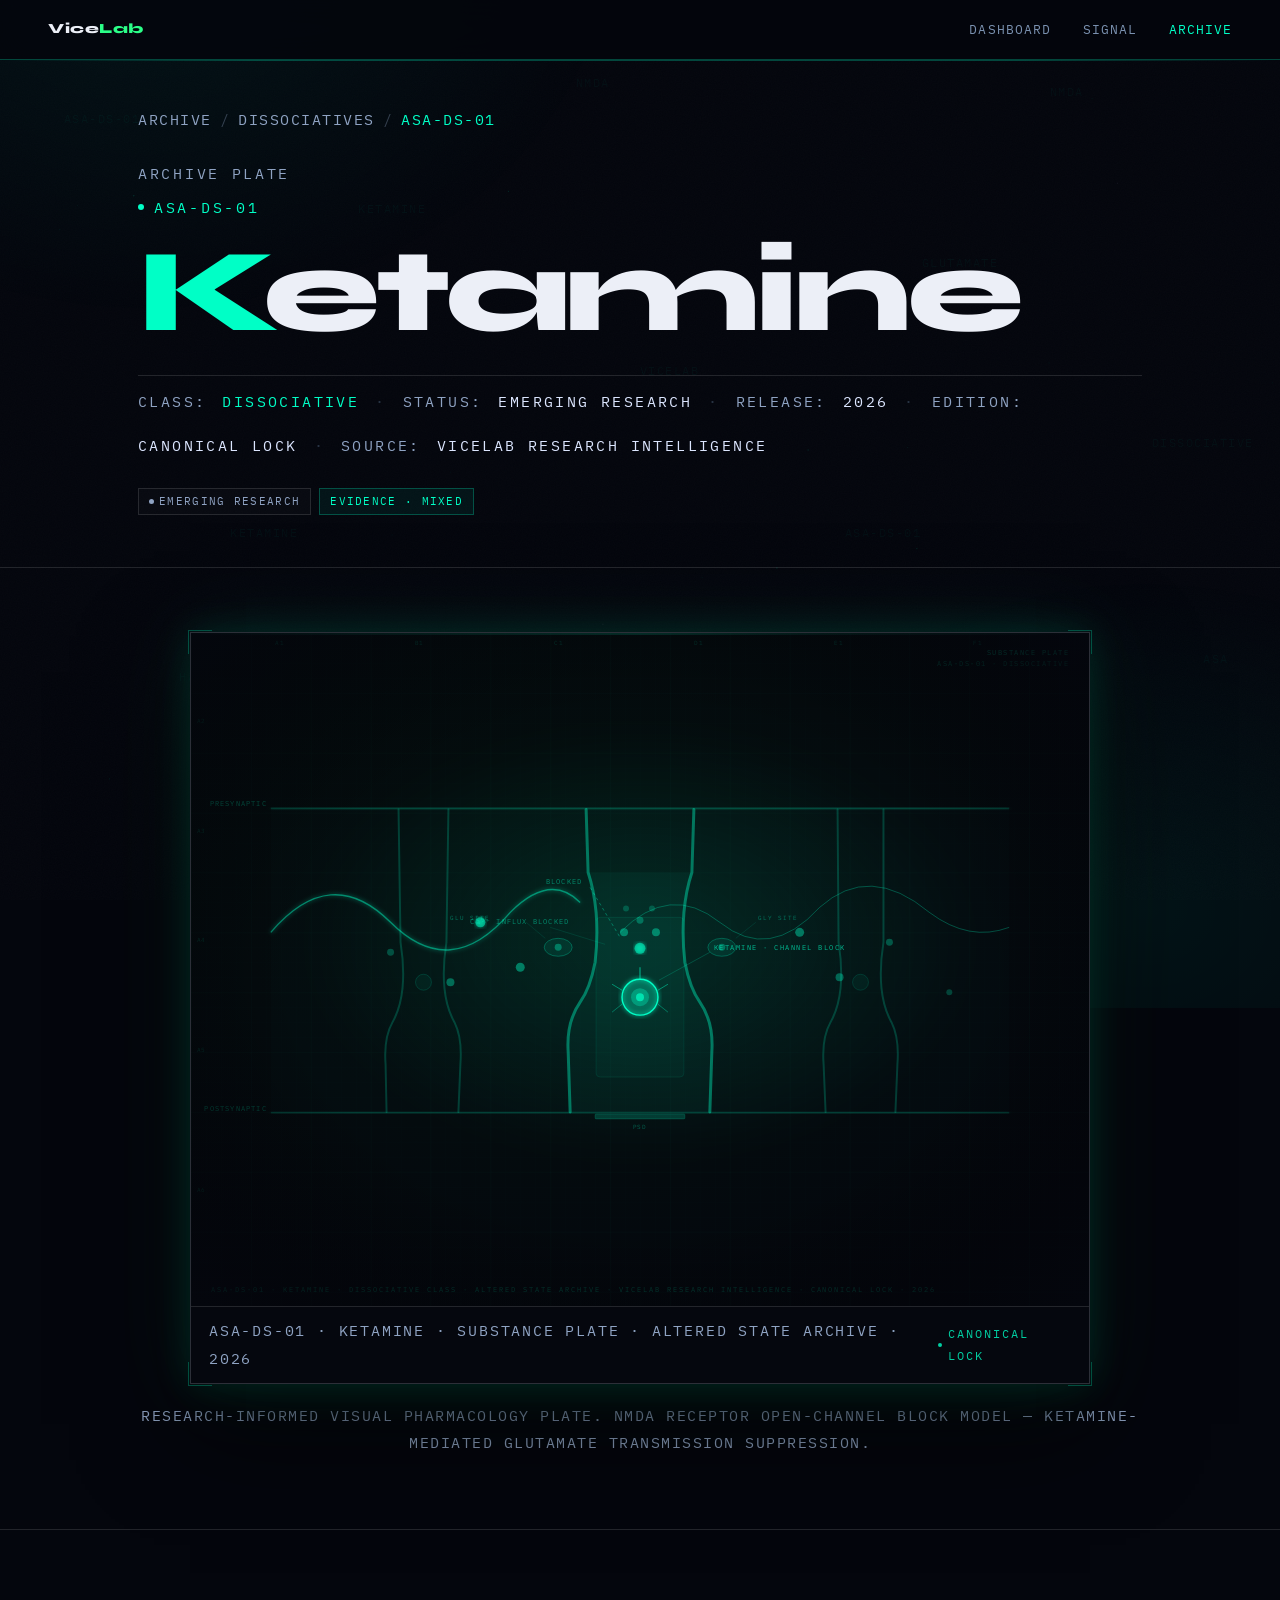
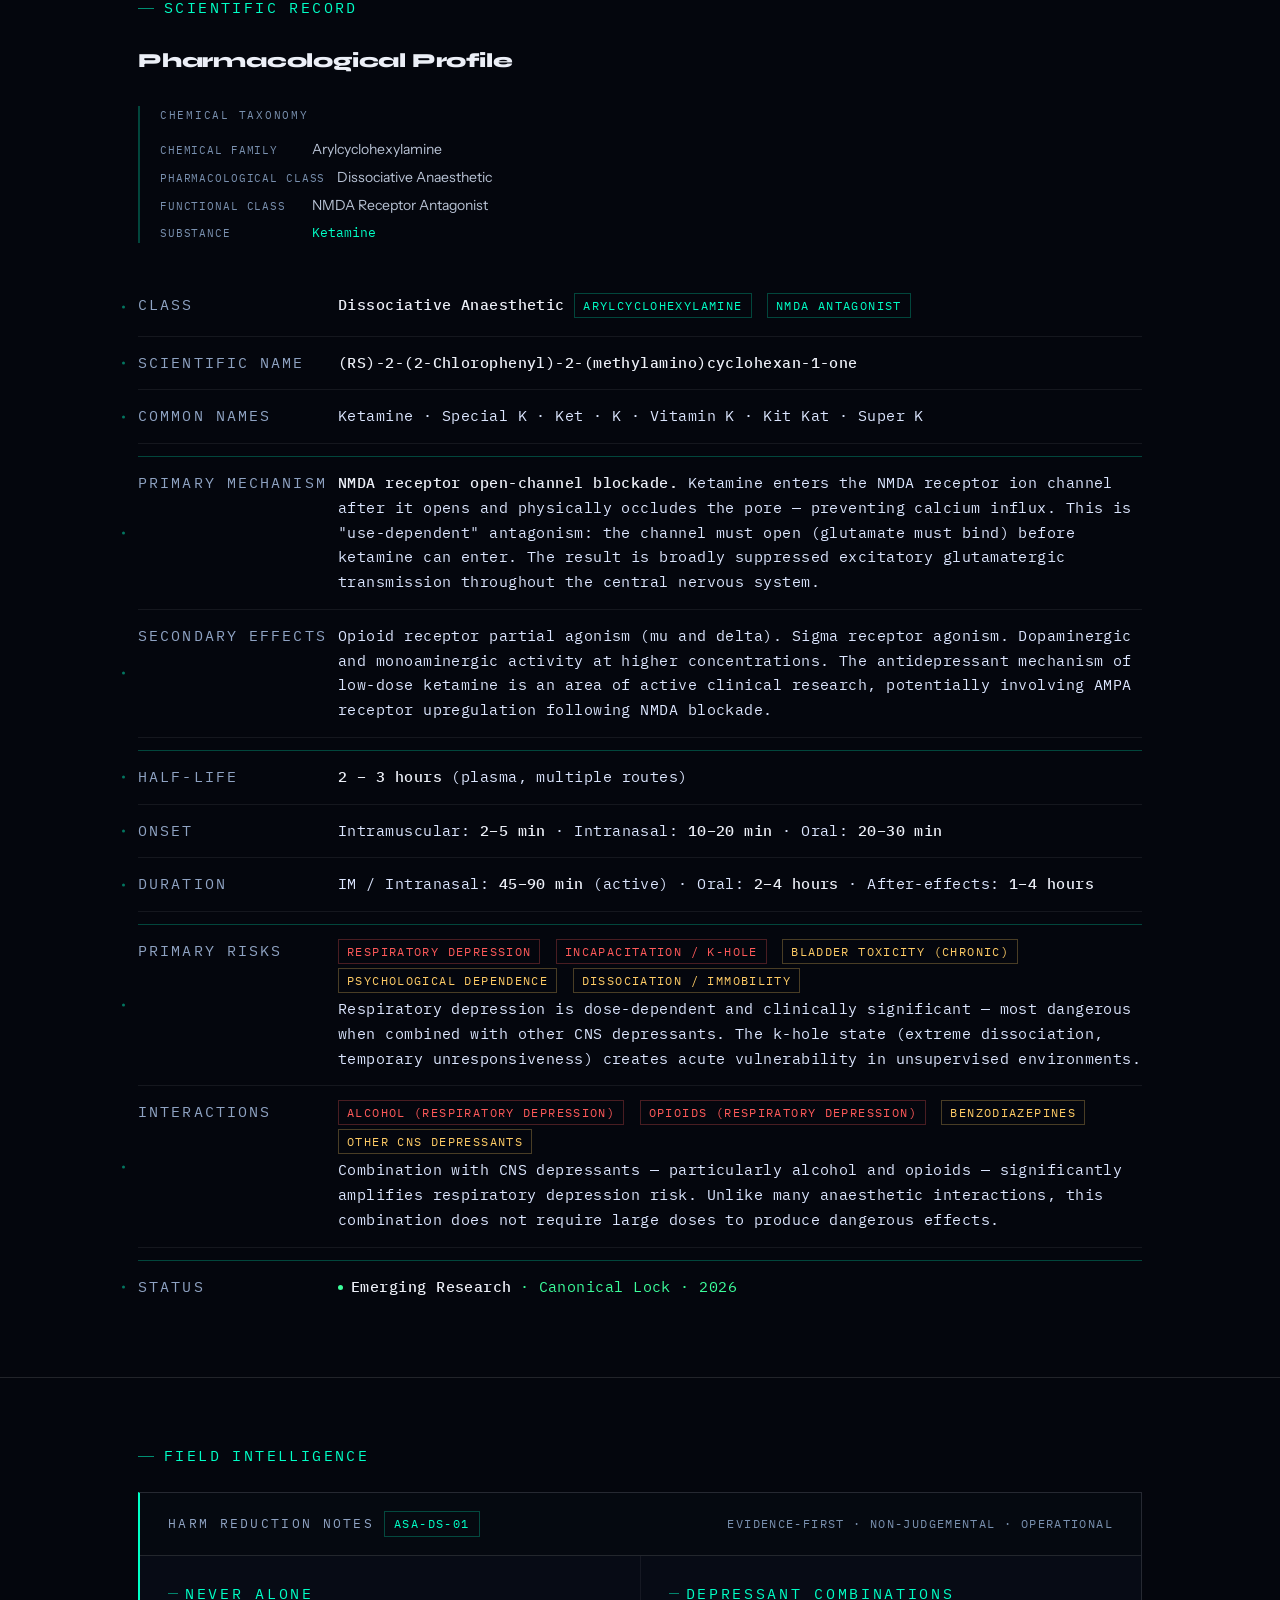
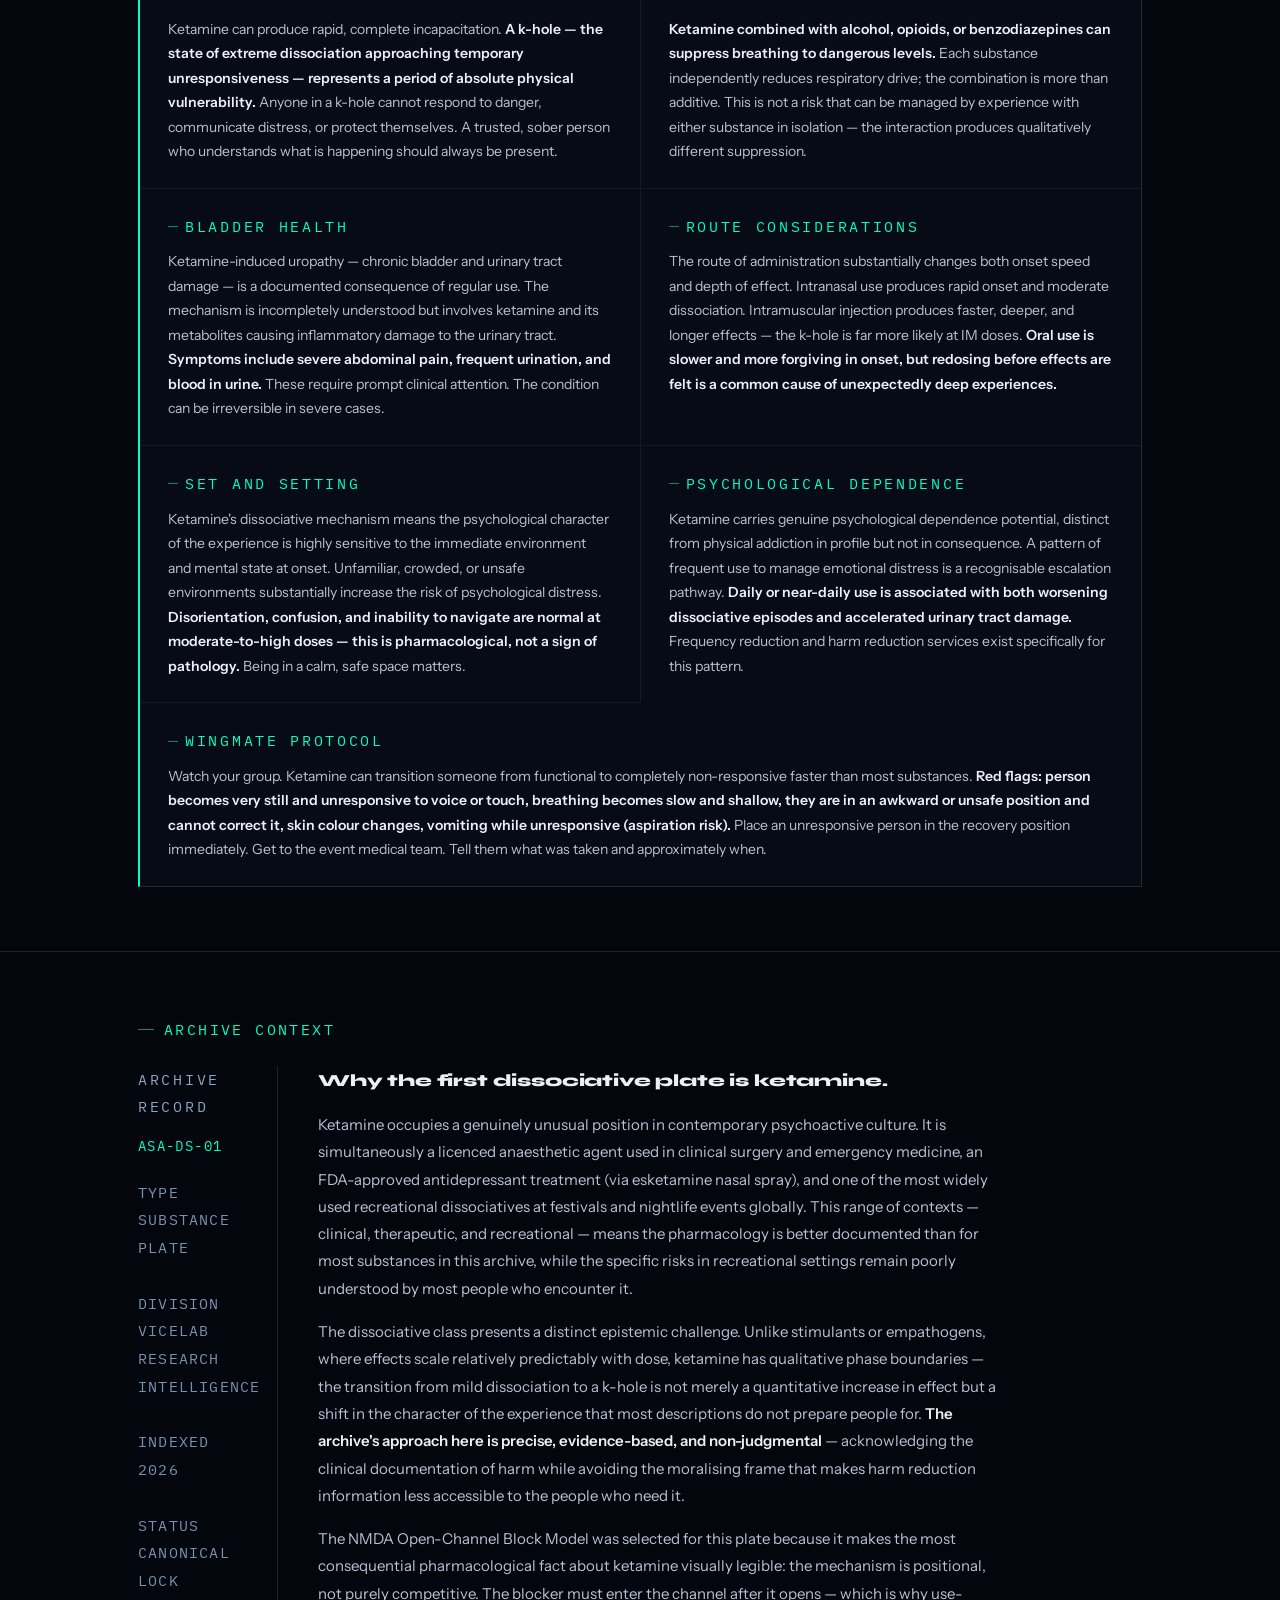
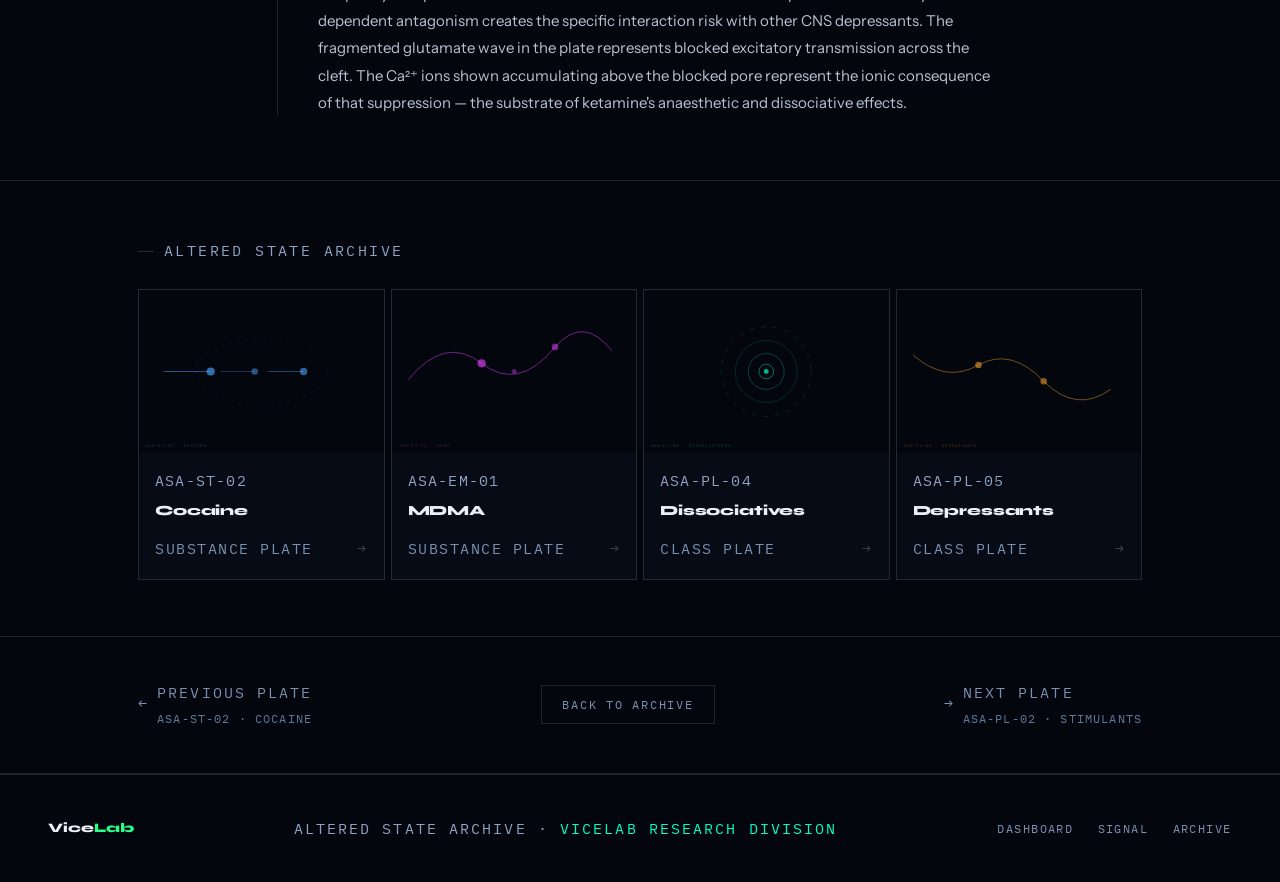
<file: asa-ds-01-ketamine.html>
<!DOCTYPE html>
<!--
╔══════════════════════════════════════════════════════════════════════════╗
║  ASA-DS-01 · Ketamine — Altered State Archive · ViceLab                ║
║  Class: Dissociative · Accent: #00FFC6 (Teal)                          ║
╚══════════════════════════════════════════════════════════════════════════╝
-->
<html lang="en"
  data-cc-rgb="0,255,198"
  data-plate-tags="ASA-DS-01,KETAMINE,NMDA,DISSOCIATIVE,K-HOLE,ARYLCYCLOHEXYLAMINE,GLUTAMATE,HARM REDUCTION,VICELAB,ASA">

<head>
<meta charset="UTF-8">
<meta name="viewport" content="width=device-width, initial-scale=1.0">
<title>ASA-DS-01 · Ketamine — Altered State Archive · ViceLab</title>
<link rel="preconnect" href="https://fonts.googleapis.com">
<link href="https://fonts.googleapis.com/css2?family=Syne:wght@700;800&family=IBM+Plex+Mono:ital,wght@0,300;0,400;0,500;1,300&family=Instrument+Sans:ital,wght@0,400;0,500;0,600;1,400&display=swap" rel="stylesheet">
<link rel="stylesheet" href="asa-plate.css">
<style>
/* CONFIG ② — Dissociative class: teal */
:root {
  --cc:        #00FFC6;
  --cc-dim:    rgba(0, 255, 198, 0.06);
  --cc-mid:    rgba(0, 255, 198, 0.13);
  --cc-border: rgba(0, 255, 198, 0.26);
  --cc-glow:   0 0 36px rgba(0,255,198,0.14), 0 0 80px rgba(0,255,198,0.06);
  --cc-pulse:  rgba(0, 255, 198, 0.28);
}
</style>
</head>

<body>
<canvas id="c-field"></canvas>
<div class="nebula"></div>
<div class="grain"></div>
<div class="tag-layer" id="tag-layer"></div>

<div class="site">

<nav>
  <a href="index.html" class="nav-logo">Vice<em>Lab</em></a>
  <div class="nav-links">
    <a href="dashboard.html">Dashboard</a>
    <a href="signal.html">Signal</a>
    <a href="archive.html" class="nav-active">Archive</a>
  </div>
</nav>


<!-- ① ARCHIVE HEADER -->
<div class="arc-header">
<div class="container">
  <div class="breadcrumb reveal">
    <a href="archive.html">Archive</a>
    <span class="breadcrumb-sep">/</span>
    <a href="archive.html">Dissociatives</a>
    <span class="breadcrumb-sep">/</span>
    <span class="breadcrumb-current">ASA-DS-01</span>
  </div>
  <div class="arc-plate-label reveal">ARCHIVE PLATE</div>
  <div class="arc-plate-id reveal">
    <span class="arc-plate-id-dot"></span>
    ASA-DS-01
  </div>
  <h1 class="arc-title reveal">
    <span class="arc-title-accent">K</span>etamine
  </h1>
  <div class="arc-system-strip reveal">
    <span>CLASS:</span>
    <span class="arc-strip-val accent">Dissociative</span>
    <span class="arc-system-strip-sep">·</span>
    <span>STATUS:</span>
    <span class="arc-strip-val">Emerging Research</span>
    <span class="arc-system-strip-sep">·</span>
    <span>RELEASE:</span>
    <span class="arc-strip-val">2026</span>
    <span class="arc-system-strip-sep">·</span>
    <span>EDITION:</span>
    <span class="arc-strip-val">Canonical Lock</span>
    <span class="arc-system-strip-sep">·</span>
    <span>SOURCE:</span>
    <span class="arc-strip-val">ViceLab Research Intelligence</span>
  </div>

  <div class="asa-status-row reveal">
    <span class="asa-tag emerging">Emerging Research</span>
    <span class="asa-tag tier">Evidence · Mixed</span>
  </div>

</div>
</div>


<!-- ② PLATE ARTIFACT DISPLAY -->
<section class="plate-display-section">
<div class="container">
  <div class="plate-frame-wrap reveal">
    <div class="corner-tr"></div>
    <div class="corner-bl"></div>
    <div class="plate-frame">
      <div class="plate-visual">
        <svg viewBox="0 0 900 675" xmlns="http://www.w3.org/2000/svg" preserveAspectRatio="xMidYMid slice">
          <defs>
            <radialGradient id="bg-g" cx="42%" cy="38%" r="70%">
              <stop offset="0%"   stop-color="#030D0C"/>
              <stop offset="55%"  stop-color="#040B0E"/>
              <stop offset="100%" stop-color="#04060D"/>
            </radialGradient>
            <radialGradient id="core-glow" cx="50%" cy="50%" r="50%">
              <stop offset="0%"   stop-color="#00FFC6" stop-opacity="0.12"/>
              <stop offset="100%" stop-color="#00FFC6" stop-opacity="0"/>
            </radialGradient>
            <pattern id="coord-grid" width="60" height="60" patternUnits="userSpaceOnUse">
              <path d="M 60 0 L 0 0 0 60" fill="none" stroke="rgba(0,255,198,0.04)" stroke-width="0.5"/>
            </pattern>
            <pattern id="fine-grid" width="15" height="15" patternUnits="userSpaceOnUse">
              <path d="M 15 0 L 0 0 0 15" fill="none" stroke="rgba(0,255,198,0.015)" stroke-width="0.3"/>
            </pattern>
            <filter id="gf-soft"><feGaussianBlur stdDeviation="2.2" result="b"/><feMerge><feMergeNode in="b"/><feMergeNode in="SourceGraphic"/></feMerge></filter>
            <filter id="gf-haze"><feGaussianBlur stdDeviation="14"/></filter>
            <filter id="gf-sharp"><feGaussianBlur stdDeviation="0.8"/></filter>
            <radialGradient id="vignette-g" cx="50%" cy="50%" r="70%">
              <stop offset="55%"  stop-color="transparent"/>
              <stop offset="100%" stop-color="rgba(4,6,13,0.70)"/>
            </radialGradient>
            <marker id="arr-k" markerWidth="6" markerHeight="6" refX="3" refY="3" orient="auto">
              <path d="M 0 0 L 6 3 L 0 6 Z" fill="rgba(0,255,198,0.65)"/>
            </marker>
            <marker id="arr-kb" markerWidth="5" markerHeight="5" refX="2.5" refY="2.5" orient="auto">
              <path d="M 0 0 L 5 2.5 L 0 5 Z" fill="rgba(0,255,198,0.35)"/>
            </marker>
          </defs>

          <rect width="900" height="675" fill="url(#bg-g)"/>
          <rect width="900" height="675" fill="url(#fine-grid)"/>
          <rect width="900" height="675" fill="url(#coord-grid)"/>
          <ellipse cx="450" cy="310" rx="340" ry="220" fill="url(#core-glow)" filter="url(#gf-haze)"/>

          <!-- ── KETAMINE: NMDA Receptor Channel Block Model ──
               Visual concept: NMDA ion channel in open state, blocked
               by ketamine molecule in the channel pore.
               Surrounding glutamate / glycine binding sites shown.
               Glutamate wave represents blocked excitatory transmission.
          -->

          <!-- PRESYNAPTIC MEMBRANE -->
          <rect x="80" y="175" width="740" height="1.5" fill="rgba(0,255,198,0.20)" filter="url(#gf-soft)"/>
          <rect x="80" y="177" width="740" height="0.5" fill="rgba(0,255,198,0.10)"/>
          <!-- POSTSYNAPTIC MEMBRANE -->
          <rect x="80" y="480" width="740" height="1.5" fill="rgba(0,255,198,0.16)" filter="url(#gf-soft)"/>
          <text x="76" y="173" text-anchor="end" font-family="IBM Plex Mono,monospace" font-size="7" fill="rgba(0,255,198,0.35)" letter-spacing="1.2">PRESYNAPTIC</text>
          <text x="76" y="479" text-anchor="end" font-family="IBM Plex Mono,monospace" font-size="7" fill="rgba(0,255,198,0.28)" letter-spacing="1.2">POSTSYNAPTIC</text>

          <!-- Synaptic cleft region -->
          <rect x="80" y="177" width="740" height="304" fill="rgba(0,255,198,0.008)"/>

          <!-- GLUTAMATE WAVE — suppressed/blocked by ketamine -->
          <!-- Fragmented wave = interrupted transmission -->
          <path d="M 80 300 Q 140 230 200 290 Q 260 350 320 280 Q 360 240 390 270"
            fill="none" stroke="#00FFC6" stroke-width="1.4" stroke-opacity="0.45" filter="url(#gf-soft)"/>
          <!-- Gap — blocked zone -->
          <path d="M 430 300 Q 480 250 530 290 Q 580 330 630 275 Q 680 230 740 280 Q 780 310 820 295"
            fill="none" stroke="#00FFC6" stroke-width="1.0" stroke-opacity="0.28"/>
          <!-- Block indicator -->
          <line x1="400" y1="255" x2="430" y2="305" stroke="rgba(0,255,198,0.35)" stroke-width="1" stroke-dasharray="3 3"/>
          <text x="392" y="252" text-anchor="end" font-family="IBM Plex Mono,monospace" font-size="7" fill="rgba(0,255,198,0.48)" letter-spacing="1.2">BLOCKED</text>

          <!-- NMDA RECEPTOR — centre stage, dominant visual element -->
          <!-- Channel wall — left subunit -->
          <path d="M 380 480 L 378 420 Q 376 390 390 370 Q 400 356 405 330 Q 408 305 406 280 Q 404 258 398 240 L 396 177"
            fill="none" stroke="rgba(0,255,198,0.40)" stroke-width="3" stroke-linecap="round"/>
          <!-- Channel wall — right subunit -->
          <path d="M 520 480 L 522 420 Q 524 390 510 370 Q 500 356 495 330 Q 492 305 494 280 Q 496 258 502 240 L 504 177"
            fill="none" stroke="rgba(0,255,198,0.40)" stroke-width="3" stroke-linecap="round"/>
          <!-- Subunit fill -->
          <path d="M 398 240 Q 404 258 406 280 Q 408 305 405 330 Q 400 356 390 370 Q 376 390 378 420 L 380 480
                   L 520 480 L 522 420 Q 524 390 510 370 Q 500 356 495 330 Q 492 305 494 280 Q 496 258 502 240 Z"
            fill="rgba(0,255,198,0.04)" stroke="none"/>

          <!-- Channel pore outline (open state) -->
          <rect x="406" y="285" width="88" height="160" rx="4" fill="rgba(0,255,198,0.03)" stroke="rgba(0,255,198,0.15)" stroke-width="0.6"/>

          <!-- Ketamine molecule — blocking the pore -->
          <!-- Central blocker ring -->
          <circle cx="450" cy="365" r="18" fill="rgba(0,255,198,0.16)" stroke="#00FFC6" stroke-width="1.4" filter="url(#gf-soft)"/>
          <circle cx="450" cy="365" r="9"  fill="rgba(0,255,198,0.30)"/>
          <circle cx="450" cy="365" r="4"  fill="#00FFC6" fill-opacity="0.70"/>
          <!-- Ketamine structural arms -->
          <line x1="450" y1="347" x2="450" y2="335" stroke="#00FFC6" stroke-width="1.2" stroke-opacity="0.55"/>
          <line x1="432" y1="358" x2="422" y2="352" stroke="#00FFC6" stroke-width="1.0" stroke-opacity="0.45"/>
          <line x1="468" y1="358" x2="478" y2="352" stroke="#00FFC6" stroke-width="1.0" stroke-opacity="0.45"/>
          <line x1="432" y1="372" x2="422" y2="380" stroke="#00FFC6" stroke-width="0.9" stroke-opacity="0.38"/>
          <line x1="468" y1="372" x2="478" y2="380" stroke="#00FFC6" stroke-width="0.9" stroke-opacity="0.38"/>
          <!-- Ketamine label arrow -->
          <line x1="469" y1="348" x2="520" y2="320" stroke="rgba(0,255,198,0.32)" stroke-width="0.6"/>
          <text x="524" y="318" font-family="IBM Plex Mono,monospace" font-size="7.5" fill="#00FFC6" fill-opacity="0.70" letter-spacing="1.5">KETAMINE · CHANNEL BLOCK</text>

          <!-- Ca²⁺ ions — blocked, piling up above blocker -->
          <circle cx="450" cy="316" r="5.5" fill="rgba(0,255,198,0.55)" filter="url(#gf-soft)"/>
          <circle cx="434" cy="300" r="4"   fill="rgba(0,255,198,0.40)"/>
          <circle cx="466" cy="300" r="4"   fill="rgba(0,255,198,0.40)"/>
          <circle cx="450" cy="288" r="3.5" fill="rgba(0,255,198,0.30)"/>
          <circle cx="436" cy="276" r="3"   fill="rgba(0,255,198,0.22)"/>
          <circle cx="462" cy="276" r="3"   fill="rgba(0,255,198,0.22)"/>
          <!-- Ca²⁺ label -->
          <line x1="415" y1="312" x2="360" y2="295" stroke="rgba(0,255,198,0.22)" stroke-width="0.5"/>
          <text x="280" y="292" font-family="IBM Plex Mono,monospace" font-size="7" fill="rgba(0,255,198,0.48)" letter-spacing="1.2">Ca²⁺ INFLUX BLOCKED</text>

          <!-- Glutamate binding site — left outer subunit -->
          <ellipse cx="368" cy="315" rx="14" ry="9" fill="rgba(0,255,198,0.08)" stroke="rgba(0,255,198,0.30)" stroke-width="0.9"/>
          <circle cx="368" cy="315" r="3.5" fill="rgba(0,255,198,0.35)"/>
          <line x1="355" y1="306" x2="336" y2="290" stroke="rgba(0,255,198,0.20)" stroke-width="0.5"/>
          <text x="260" y="288" font-family="IBM Plex Mono,monospace" font-size="6.5" fill="rgba(0,255,198,0.40)" letter-spacing="1">GLU SITE</text>

          <!-- Glycine binding site — right outer subunit -->
          <ellipse cx="532" cy="315" rx="14" ry="9" fill="rgba(0,255,198,0.08)" stroke="rgba(0,255,198,0.28)" stroke-width="0.9"/>
          <circle cx="532" cy="315" r="3.5" fill="rgba(0,255,198,0.32)"/>
          <line x1="546" y1="306" x2="566" y2="290" stroke="rgba(0,255,198,0.20)" stroke-width="0.5"/>
          <text x="568" y="288" font-family="IBM Plex Mono,monospace" font-size="6.5" fill="rgba(0,255,198,0.38)" letter-spacing="1">GLY SITE</text>

          <!-- Postsynaptic density below membrane -->
          <rect x="405" y="482" width="90" height="5" rx="1" fill="rgba(0,255,198,0.18)" stroke="rgba(0,255,198,0.30)" stroke-width="0.5"/>
          <text x="450" y="497" text-anchor="middle" font-family="IBM Plex Mono,monospace" font-size="6" fill="rgba(0,255,198,0.32)" letter-spacing="1">PSD</text>

          <!-- Glutamate molecules in cleft — fewer, some drifting -->
          <circle cx="290" cy="290" r="5"   fill="#00FFC6" fill-opacity="0.50" filter="url(#gf-soft)"/>
          <circle cx="330" cy="335" r="4.5" fill="#00FFC6" fill-opacity="0.42"/>
          <circle cx="260" cy="350" r="4"   fill="#00FFC6" fill-opacity="0.36"/>
          <circle cx="610" cy="300" r="4.5" fill="#00FFC6" fill-opacity="0.40"/>
          <circle cx="650" cy="345" r="4"   fill="#00FFC6" fill-opacity="0.34"/>
          <circle cx="700" cy="310" r="3.5" fill="#00FFC6" fill-opacity="0.28"/>
          <circle cx="200" cy="320" r="3.5" fill="#00FFC6" fill-opacity="0.25"/>
          <circle cx="760" cy="360" r="3"   fill="#00FFC6" fill-opacity="0.22"/>

          <!-- Secondary NMDA receptors — flanking, less detail -->
          <!-- Left receptor -->
          <path d="M 196 480 L 195 432 Q 193 406 202 390 Q 210 376 212 356 Q 214 335 210 310 L 208 177"
            fill="none" stroke="rgba(0,255,198,0.20)" stroke-width="2" stroke-linecap="round"/>
          <path d="M 268 480 L 270 432 Q 272 406 264 390 Q 256 376 254 356 Q 252 335 256 310 L 258 177"
            fill="none" stroke="rgba(0,255,198,0.20)" stroke-width="2" stroke-linecap="round"/>
          <circle cx="233" cy="350" r="8" fill="rgba(0,255,198,0.05)" stroke="rgba(0,255,198,0.18)" stroke-width="0.8"/>
          <!-- Right receptor -->
          <path d="M 636 480 L 634 432 Q 632 406 641 390 Q 649 376 651 356 Q 653 335 649 310 L 648 177"
            fill="none" stroke="rgba(0,255,198,0.20)" stroke-width="2" stroke-linecap="round"/>
          <path d="M 706 480 L 708 432 Q 710 406 702 390 Q 694 376 692 356 Q 690 335 694 310 L 694 177"
            fill="none" stroke="rgba(0,255,198,0.20)" stroke-width="2" stroke-linecap="round"/>
          <circle cx="671" cy="350" r="8" fill="rgba(0,255,198,0.05)" stroke="rgba(0,255,198,0.16)" stroke-width="0.8"/>

          <!-- Coordinate labels -->
          <text x="84"  y="12" font-family="IBM Plex Mono,monospace" font-size="6" fill="rgba(0,255,198,0.18)" letter-spacing="1">A1</text>
          <text x="224" y="12" font-family="IBM Plex Mono,monospace" font-size="6" fill="rgba(0,255,198,0.18)" letter-spacing="1">B1</text>
          <text x="364" y="12" font-family="IBM Plex Mono,monospace" font-size="6" fill="rgba(0,255,198,0.18)" letter-spacing="1">C1</text>
          <text x="504" y="12" font-family="IBM Plex Mono,monospace" font-size="6" fill="rgba(0,255,198,0.18)" letter-spacing="1">D1</text>
          <text x="644" y="12" font-family="IBM Plex Mono,monospace" font-size="6" fill="rgba(0,255,198,0.18)" letter-spacing="1">E1</text>
          <text x="784" y="12" font-family="IBM Plex Mono,monospace" font-size="6" fill="rgba(0,255,198,0.18)" letter-spacing="1">F1</text>
          <text x="6" y="90"  font-family="IBM Plex Mono,monospace" font-size="6" fill="rgba(0,255,198,0.14)">A2</text>
          <text x="6" y="200" font-family="IBM Plex Mono,monospace" font-size="6" fill="rgba(0,255,198,0.14)">A3</text>
          <text x="6" y="310" font-family="IBM Plex Mono,monospace" font-size="6" fill="rgba(0,255,198,0.14)">A4</text>
          <text x="6" y="420" font-family="IBM Plex Mono,monospace" font-size="6" fill="rgba(0,255,198,0.14)">A5</text>
          <text x="6" y="560" font-family="IBM Plex Mono,monospace" font-size="6" fill="rgba(0,255,198,0.14)">A6</text>

          <!-- Classification marks -->
          <text x="880" y="22" text-anchor="end" font-family="IBM Plex Mono,monospace" font-size="7" fill="rgba(0,255,198,0.30)" letter-spacing="1.5">SUBSTANCE PLATE</text>
          <text x="880" y="33" text-anchor="end" font-family="IBM Plex Mono,monospace" font-size="7" fill="rgba(0,255,198,0.20)" letter-spacing="1.5">ASA-DS-01 · DISSOCIATIVE</text>

          <!-- Identity watermark -->
          <text x="20" y="660" font-family="IBM Plex Mono,monospace" font-size="7" fill="rgba(0,255,198,0.22)" letter-spacing="2">ASA-DS-01 · KETAMINE · DISSOCIATIVE CLASS · ALTERED STATE ARCHIVE · VICELAB RESEARCH INTELLIGENCE · CANONICAL LOCK · 2026</text>

          <!-- Vignette — always last -->
          <rect width="900" height="675" fill="url(#vignette-g)"/>
        </svg>
      </div>
      <div class="plate-strip">
        <div class="plate-strip-id">ASA-DS-01 · Ketamine · Substance Plate · Altered State Archive · 2026</div>
        <div class="plate-strip-status">
          <div class="plate-strip-dot"></div>
          Canonical Lock
        </div>
      </div>
    </div>
  </div>
  <p class="plate-caption reveal">
    Research-informed visual pharmacology plate. NMDA Receptor Open-Channel Block Model — Ketamine-Mediated Glutamate Transmission Suppression.
  </p>
</div>
</section>


<!-- ③ SCIENTIFIC METADATA PANEL -->
<section class="sci-meta-section">
<div class="container">
  <div class="section-eyebrow reveal">Scientific Record</div>
  <h2 class="section-title reveal">Pharmacological Profile</h2>

  <div class="asa-family-tree reveal">
    <div class="asa-family-label">Chemical Taxonomy</div>
    <div class="asa-family-row">
      <span class="asa-family-key">Chemical Family</span>
      <span class="asa-family-val">Arylcyclohexylamine</span>
    </div>
    <div class="asa-family-row">
      <span class="asa-family-key">Pharmacological Class</span>
      <span class="asa-family-val">Dissociative Anaesthetic</span>
    </div>
    <div class="asa-family-row">
      <span class="asa-family-key">Functional Class</span>
      <span class="asa-family-val">NMDA Receptor Antagonist</span>
    </div>
    <div class="asa-family-row">
      <span class="asa-family-key">Substance</span>
      <span class="asa-family-val accent">Ketamine</span>
    </div>
  </div>

  <table class="meta-table reveal-stagger">
    <tbody>

      <tr>
        <td class="meta-key">Class</td>
        <td class="meta-val">
          <strong>Dissociative Anaesthetic</strong>
          <span class="tag">Arylcyclohexylamine</span>
          <span class="tag">NMDA Antagonist</span>
        </td>
      </tr>

      <tr>
        <td class="meta-key">Scientific Name</td>
        <td class="meta-val"><strong>(RS)-2-(2-Chlorophenyl)-2-(methylamino)cyclohexan-1-one</strong></td>
      </tr>

      <tr>
        <td class="meta-key">Common Names</td>
        <td class="meta-val">Ketamine · Special K · Ket · K · Vitamin K · Kit Kat · Super K</td>
      </tr>

      <tr class="meta-divider"><td colspan="2"></td></tr>

      <tr>
        <td class="meta-key">Primary Mechanism</td>
        <td class="meta-val">
          <strong>NMDA receptor open-channel blockade.</strong>
          Ketamine enters the NMDA receptor ion channel after it opens and physically occludes the pore — preventing calcium influx. This is "use-dependent" antagonism: the channel must open (glutamate must bind) before ketamine can enter. The result is broadly suppressed excitatory glutamatergic transmission throughout the central nervous system.
        </td>
      </tr>

      <tr>
        <td class="meta-key">Secondary Effects</td>
        <td class="meta-val">Opioid receptor partial agonism (mu and delta). Sigma receptor agonism. Dopaminergic and monoaminergic activity at higher concentrations. The antidepressant mechanism of low-dose ketamine is an area of active clinical research, potentially involving AMPA receptor upregulation following NMDA blockade.</td>
      </tr>

      <tr class="meta-divider"><td colspan="2"></td></tr>

      <tr>
        <td class="meta-key">Half-Life</td>
        <td class="meta-val"><strong>2 – 3 hours</strong> (plasma, multiple routes)</td>
      </tr>

      <tr>
        <td class="meta-key">Onset</td>
        <td class="meta-val">
          Intramuscular: <strong>2–5 min</strong> ·
          Intranasal: <strong>10–20 min</strong> ·
          Oral: <strong>20–30 min</strong>
        </td>
      </tr>

      <tr>
        <td class="meta-key">Duration</td>
        <td class="meta-val">
          IM / Intranasal: <strong>45–90 min</strong> (active) ·
          Oral: <strong>2–4 hours</strong> ·
          After-effects: <strong>1–4 hours</strong>
        </td>
      </tr>

      <tr class="meta-divider"><td colspan="2"></td></tr>

      <tr>
        <td class="meta-key">Primary Risks</td>
        <td class="meta-val">
          <span class="tag alert">Respiratory Depression</span>
          <span class="tag alert">Incapacitation / K-Hole</span>
          <span class="tag warn">Bladder Toxicity (chronic)</span>
          <span class="tag warn">Psychological Dependence</span>
          <span class="tag warn">Dissociation / Immobility</span>
          <br>Respiratory depression is dose-dependent and clinically significant — most dangerous when combined with other CNS depressants. The k-hole state (extreme dissociation, temporary unresponsiveness) creates acute vulnerability in unsupervised environments.
        </td>
      </tr>

      <tr>
        <td class="meta-key">Interactions</td>
        <td class="meta-val">
          <span class="tag alert">Alcohol (respiratory depression)</span>
          <span class="tag alert">Opioids (respiratory depression)</span>
          <span class="tag warn">Benzodiazepines</span>
          <span class="tag warn">Other CNS Depressants</span>
          <br>Combination with CNS depressants — particularly alcohol and opioids — significantly amplifies respiratory depression risk. Unlike many anaesthetic interactions, this combination does not require large doses to produce dangerous effects.
        </td>
      </tr>

      <tr class="meta-divider"><td colspan="2"></td></tr>

      <tr>
        <td class="meta-key">Status</td>
        <td class="meta-val status-verified">
          <span class="status-dot"></span>
          <strong>Emerging Research</strong> · Canonical Lock · 2026
        </td>
      </tr>

    </tbody>
  </table>

</div>
</section>


<!-- ④ HARM REDUCTION NOTES -->
<section class="hr-section">
<div class="container">
  <div class="section-eyebrow reveal">Field Intelligence</div>
  <div class="hr-panel reveal">
    <div class="hr-panel-header">
      <div class="hr-panel-title">
        HARM REDUCTION NOTES
        <span class="hr-panel-title-mark">ASA-DS-01</span>
      </div>
      <div class="hr-panel-meta">Evidence-first · Non-judgemental · Operational</div>
    </div>
    <div class="hr-grid reveal-stagger">

      <div class="hr-note">
        <div class="hr-note-key">Never Alone</div>
        <div class="hr-note-body">Ketamine can produce rapid, complete incapacitation. <strong>A k-hole — the state of extreme dissociation approaching temporary unresponsiveness — represents a period of absolute physical vulnerability.</strong> Anyone in a k-hole cannot respond to danger, communicate distress, or protect themselves. A trusted, sober person who understands what is happening should always be present.</div>
      </div>

      <div class="hr-note">
        <div class="hr-note-key">Depressant Combinations</div>
        <div class="hr-note-body"><strong>Ketamine combined with alcohol, opioids, or benzodiazepines can suppress breathing to dangerous levels.</strong> Each substance independently reduces respiratory drive; the combination is more than additive. This is not a risk that can be managed by experience with either substance in isolation — the interaction produces qualitatively different suppression.</div>
      </div>

      <div class="hr-note">
        <div class="hr-note-key">Bladder Health</div>
        <div class="hr-note-body">Ketamine-induced uropathy — chronic bladder and urinary tract damage — is a documented consequence of regular use. The mechanism is incompletely understood but involves ketamine and its metabolites causing inflammatory damage to the urinary tract. <strong>Symptoms include severe abdominal pain, frequent urination, and blood in urine.</strong> These require prompt clinical attention. The condition can be irreversible in severe cases.</div>
      </div>

      <div class="hr-note">
        <div class="hr-note-key">Route Considerations</div>
        <div class="hr-note-body">The route of administration substantially changes both onset speed and depth of effect. Intranasal use produces rapid onset and moderate dissociation. Intramuscular injection produces faster, deeper, and longer effects — the k-hole is far more likely at IM doses. <strong>Oral use is slower and more forgiving in onset, but redosing before effects are felt is a common cause of unexpectedly deep experiences.</strong></div>
      </div>

      <div class="hr-note">
        <div class="hr-note-key">Set and Setting</div>
        <div class="hr-note-body">Ketamine's dissociative mechanism means the psychological character of the experience is highly sensitive to the immediate environment and mental state at onset. Unfamiliar, crowded, or unsafe environments substantially increase the risk of psychological distress. <strong>Disorientation, confusion, and inability to navigate are normal at moderate-to-high doses — this is pharmacological, not a sign of pathology.</strong> Being in a calm, safe space matters.</div>
      </div>

      <div class="hr-note">
        <div class="hr-note-key">Psychological Dependence</div>
        <div class="hr-note-body">Ketamine carries genuine psychological dependence potential, distinct from physical addiction in profile but not in consequence. A pattern of frequent use to manage emotional distress is a recognisable escalation pathway. <strong>Daily or near-daily use is associated with both worsening dissociative episodes and accelerated urinary tract damage.</strong> Frequency reduction and harm reduction services exist specifically for this pattern.</div>
      </div>

      <div class="hr-note full">
        <div class="hr-note-key">Wingmate Protocol</div>
        <div class="hr-note-body">
          Watch your group. Ketamine can transition someone from functional to completely non-responsive faster than most substances.
          <strong>Red flags: person becomes very still and unresponsive to voice or touch, breathing becomes slow and shallow, they are in an awkward or unsafe position and cannot correct it, skin colour changes, vomiting while unresponsive (aspiration risk).</strong>
          Place an unresponsive person in the recovery position immediately. Get to the event medical team. Tell them what was taken and approximately when.
        </div>
      </div>

    </div>
  </div>
</div>
</section>


<!-- ⑤ RESEARCH NOTE / CONTEXT BLOCK -->
<section class="research-section">
<div class="container">
  <div class="section-eyebrow reveal">Archive Context</div>
  <div class="research-inner reveal">
    <div class="research-sidebar">
      <div class="research-sidebar-label">ARCHIVE<br>RECORD</div>
      <div class="research-sidebar-id">ASA-DS-01</div>
      <div class="research-sidebar-meta">
        Type<br>
        Substance Plate<br>
        <br>
        Division<br>
        ViceLab Research<br>
        Intelligence<br>
        <br>
        Indexed<br>
        2026<br>
        <br>
        Status<br>
        Canonical Lock
      </div>
    </div>
    <div class="research-body">
      <h3 class="research-title">Why the first dissociative plate is ketamine.</h3>
      <div class="research-text">
        <p>
          Ketamine occupies a genuinely unusual position in contemporary psychoactive culture. It is simultaneously a licenced anaesthetic agent used in clinical surgery and emergency medicine, an FDA-approved antidepressant treatment (via esketamine nasal spray), and one of the most widely used recreational dissociatives at festivals and nightlife events globally. This range of contexts — clinical, therapeutic, and recreational — means the pharmacology is better documented than for most substances in this archive, while the specific risks in recreational settings remain poorly understood by most people who encounter it.
        </p>
        <p>
          The dissociative class presents a distinct epistemic challenge. Unlike stimulants or empathogens, where effects scale relatively predictably with dose, ketamine has qualitative phase boundaries — the transition from mild dissociation to a k-hole is not merely a quantitative increase in effect but a shift in the character of the experience that most descriptions do not prepare people for. <strong>The archive's approach here is precise, evidence-based, and non-judgmental</strong> — acknowledging the clinical documentation of harm while avoiding the moralising frame that makes harm reduction information less accessible to the people who need it.
        </p>
        <p>
          The NMDA Open-Channel Block Model was selected for this plate because it makes the most consequential pharmacological fact about ketamine visually legible: the mechanism is positional, not purely competitive. The blocker must enter the channel after it opens — which is why use-dependent antagonism creates the specific interaction risk with other CNS depressants. The fragmented glutamate wave in the plate represents blocked excitatory transmission across the cleft. The Ca²⁺ ions shown accumulating above the blocked pore represent the ionic consequence of that suppression — the substrate of ketamine's anaesthetic and dissociative effects.
        </p>
      </div>
    </div>
  </div>
</div>
</section>


<!-- RELATED PLATES -->
<section class="related-section">
<div class="container">
  <div class="related-eyebrow reveal">Altered State Archive</div>
  <div class="related-grid reveal-stagger">

    <a href="asa-st-02-cocaine.html" class="rel-card" data-accent="stimulant">
      <div class="rel-thumb">
        <svg viewBox="0 0 300 200" xmlns="http://www.w3.org/2000/svg">
          <rect width="300" height="200" fill="#04060D"/>
          <path d="M 30 100 L 88 100" stroke="#4DA3FF" stroke-width="1.2" stroke-opacity="0.50"/>
          <path d="M 100 100 L 142 100" stroke="#4DA3FF" stroke-width="1" stroke-opacity="0.35"/>
          <path d="M 158 100 L 202 100" stroke="#4DA3FF" stroke-width="1.1" stroke-opacity="0.44"/>
          <circle cx="88"  cy="100" r="5" fill="#4DA3FF" fill-opacity="0.65"/>
          <circle cx="142" cy="100" r="4" fill="#4DA3FF" fill-opacity="0.48"/>
          <circle cx="202" cy="100" r="4.5" fill="#4DA3FF" fill-opacity="0.58"/>
          <ellipse cx="150" cy="100" rx="80" ry="40" fill="none" stroke="#4DA3FF" stroke-width="0.6" stroke-opacity="0.20" stroke-dasharray="4 6"/>
          <text x="8" y="193" font-family="IBM Plex Mono,monospace" font-size="5.5" fill="#4DA3FF" fill-opacity="0.30" letter-spacing="1.5">ASA-ST-02 · COCAINE</text>
        </svg>
      </div>
      <div class="rel-body">
        <div class="rel-id">ASA-ST-02</div>
        <div class="rel-title">Cocaine</div>
        <div class="rel-class">Substance Plate <span class="rel-arrow">→</span></div>
      </div>
    </a>

    <a href="asa-em-01-mdma.html" class="rel-card" data-accent="empathogen">
      <div class="rel-thumb">
        <svg viewBox="0 0 300 200" xmlns="http://www.w3.org/2000/svg">
          <rect width="300" height="200" fill="#04060D"/>
          <path d="M 20 110 Q 65 55 110 90 Q 155 125 200 70 Q 235 30 270 75"
            fill="none" stroke="#E43CFF" stroke-width="1.2" stroke-opacity="0.50"/>
          <circle cx="110" cy="90" r="5"  fill="#E43CFF" fill-opacity="0.65"/>
          <circle cx="200" cy="70" r="4"  fill="#E43CFF" fill-opacity="0.55"/>
          <circle cx="150" cy="100" r="3" fill="#E43CFF" fill-opacity="0.40"/>
          <text x="8" y="193" font-family="IBM Plex Mono,monospace" font-size="5.5" fill="#E43CFF" fill-opacity="0.30" letter-spacing="1.5">ASA-EM-01 · MDMA</text>
        </svg>
      </div>
      <div class="rel-body">
        <div class="rel-id">ASA-EM-01</div>
        <div class="rel-title">MDMA</div>
        <div class="rel-class">Substance Plate <span class="rel-arrow">→</span></div>
      </div>
    </a>

    <a href="archive.html" class="rel-card" data-accent="dissociative">
      <div class="rel-thumb">
        <svg viewBox="0 0 300 200" xmlns="http://www.w3.org/2000/svg">
          <rect width="300" height="200" fill="#04060D"/>
          <circle cx="150" cy="100" r="55" fill="none" stroke="#00FFC6" stroke-width="0.7" stroke-opacity="0.22" stroke-dasharray="6 8"/>
          <circle cx="150" cy="100" r="38" fill="none" stroke="#00FFC6" stroke-width="0.6" stroke-opacity="0.28"/>
          <circle cx="150" cy="100" r="22" fill="none" stroke="#00FFC6" stroke-width="0.8" stroke-opacity="0.38"/>
          <circle cx="150" cy="100" r="9"  fill="none" stroke="#00FFC6" stroke-width="1.0" stroke-opacity="0.52"/>
          <circle cx="150" cy="100" r="3"  fill="#00FFC6" fill-opacity="0.70"/>
          <text x="8" y="193" font-family="IBM Plex Mono,monospace" font-size="5.5" fill="#00FFC6" fill-opacity="0.28" letter-spacing="1.5">ASA-PL-04 · DISSOCIATIVES</text>
        </svg>
      </div>
      <div class="rel-body">
        <div class="rel-id">ASA-PL-04</div>
        <div class="rel-title">Dissociatives</div>
        <div class="rel-class">Class Plate <span class="rel-arrow">→</span></div>
      </div>
    </a>

    <a href="archive.html" class="rel-card" data-accent="opioid">
      <div class="rel-thumb">
        <svg viewBox="0 0 300 200" xmlns="http://www.w3.org/2000/svg">
          <rect width="300" height="200" fill="#04060D"/>
          <path d="M 20 80 Q 60 115 100 92 Q 140 70 180 112 Q 220 152 262 122"
            fill="none" stroke="#F0A030" stroke-width="1.2" stroke-opacity="0.48"/>
          <circle cx="100" cy="92"  r="4" fill="#F0A030" fill-opacity="0.58"/>
          <circle cx="180" cy="112" r="4" fill="#F0A030" fill-opacity="0.55"/>
          <text x="8" y="193" font-family="IBM Plex Mono,monospace" font-size="5.5" fill="#F0A030" fill-opacity="0.30" letter-spacing="1.5">ASA-PL-05 · DEPRESSANTS</text>
        </svg>
      </div>
      <div class="rel-body">
        <div class="rel-id">ASA-PL-05</div>
        <div class="rel-title">Depressants</div>
        <div class="rel-class">Class Plate <span class="rel-arrow">→</span></div>
      </div>
    </a>

  </div>
</div>
</section>


<!-- ⑥ PLATE NAVIGATION -->
<div class="plate-nav">
<div class="container">
  <div class="plate-nav-inner">
    <a href="asa-st-02-cocaine.html" class="plate-nav-link prev">
      <span>←</span>
      <span>
        Previous Plate
        <span class="plate-nav-link-sub">ASA-ST-02 · Cocaine</span>
      </span>
    </a>
    <a href="archive.html" class="plate-nav-back">Back to Archive</a>
    <a href="asa-pl-02-stimulants.html" class="plate-nav-link next">
      <span>
        Next Plate
        <span class="plate-nav-link-sub">ASA-PL-02 · Stimulants</span>
      </span>
      <span>→</span>
    </a>
  </div>
</div>
</div>

<footer>
  <a href="index.html" class="footer-brand">Vice<em>Lab</em></a>
  <div class="footer-sys">
    Altered State Archive · <em>ViceLab Research Division</em>
  </div>
  <div class="footer-links">
    <a href="dashboard.html">Dashboard</a>
    <a href="signal.html">Signal</a>
    <a href="archive.html">Archive</a>
  </div>
</footer>

</div><!-- /site -->

<script src="asa-plate.js"></script>
</body>
</html>
</file>
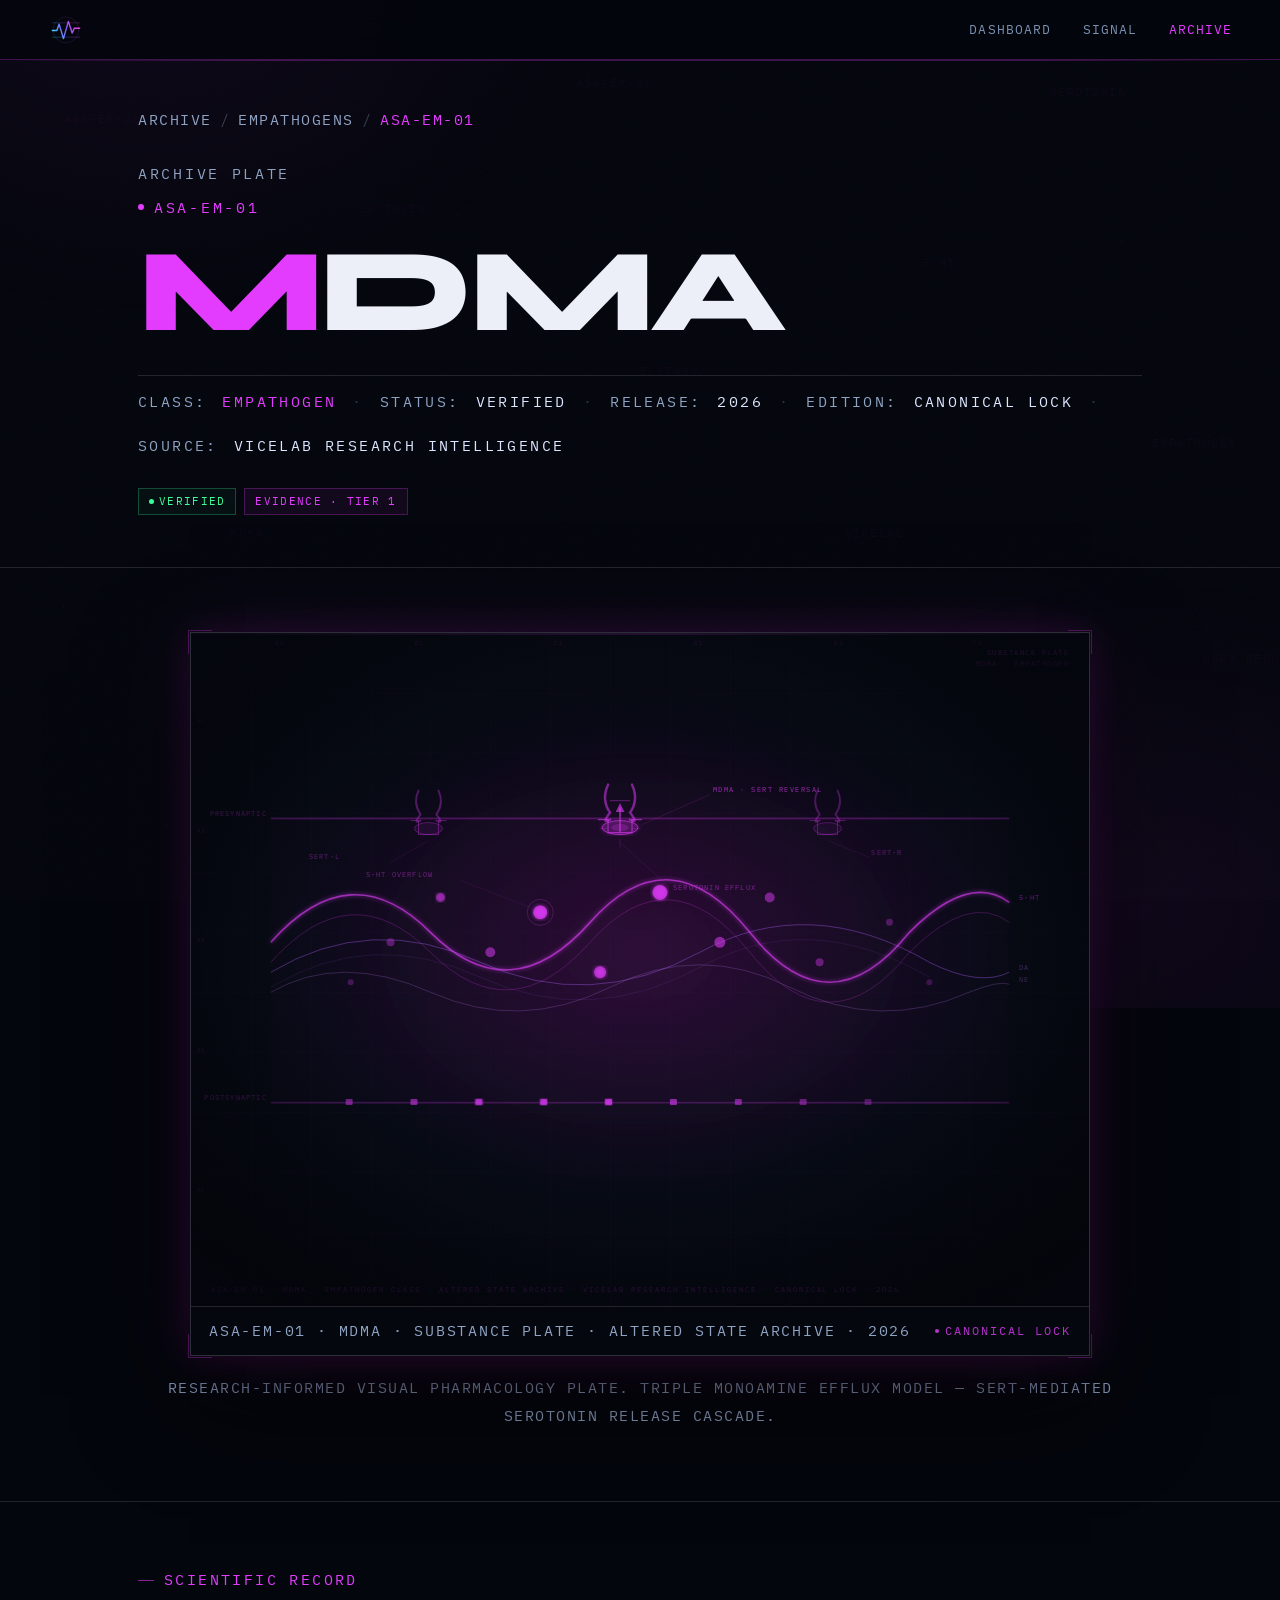
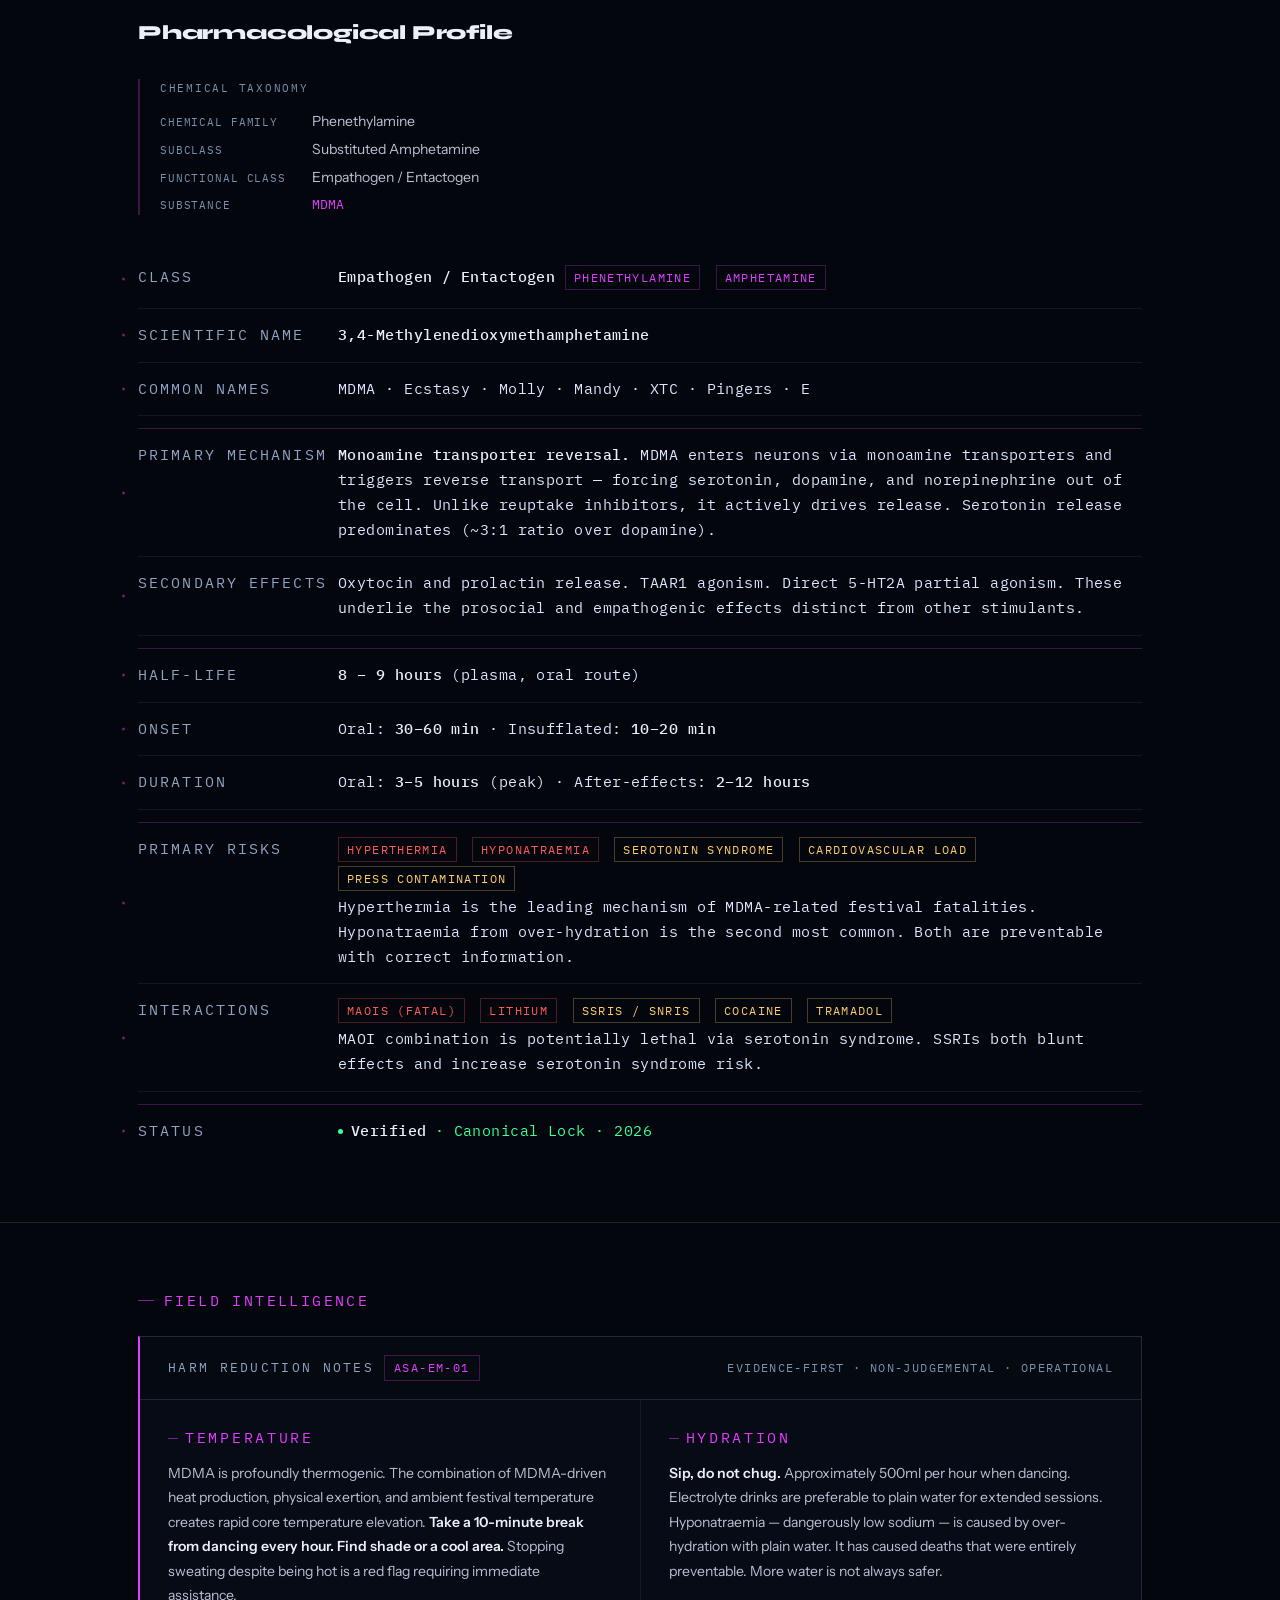
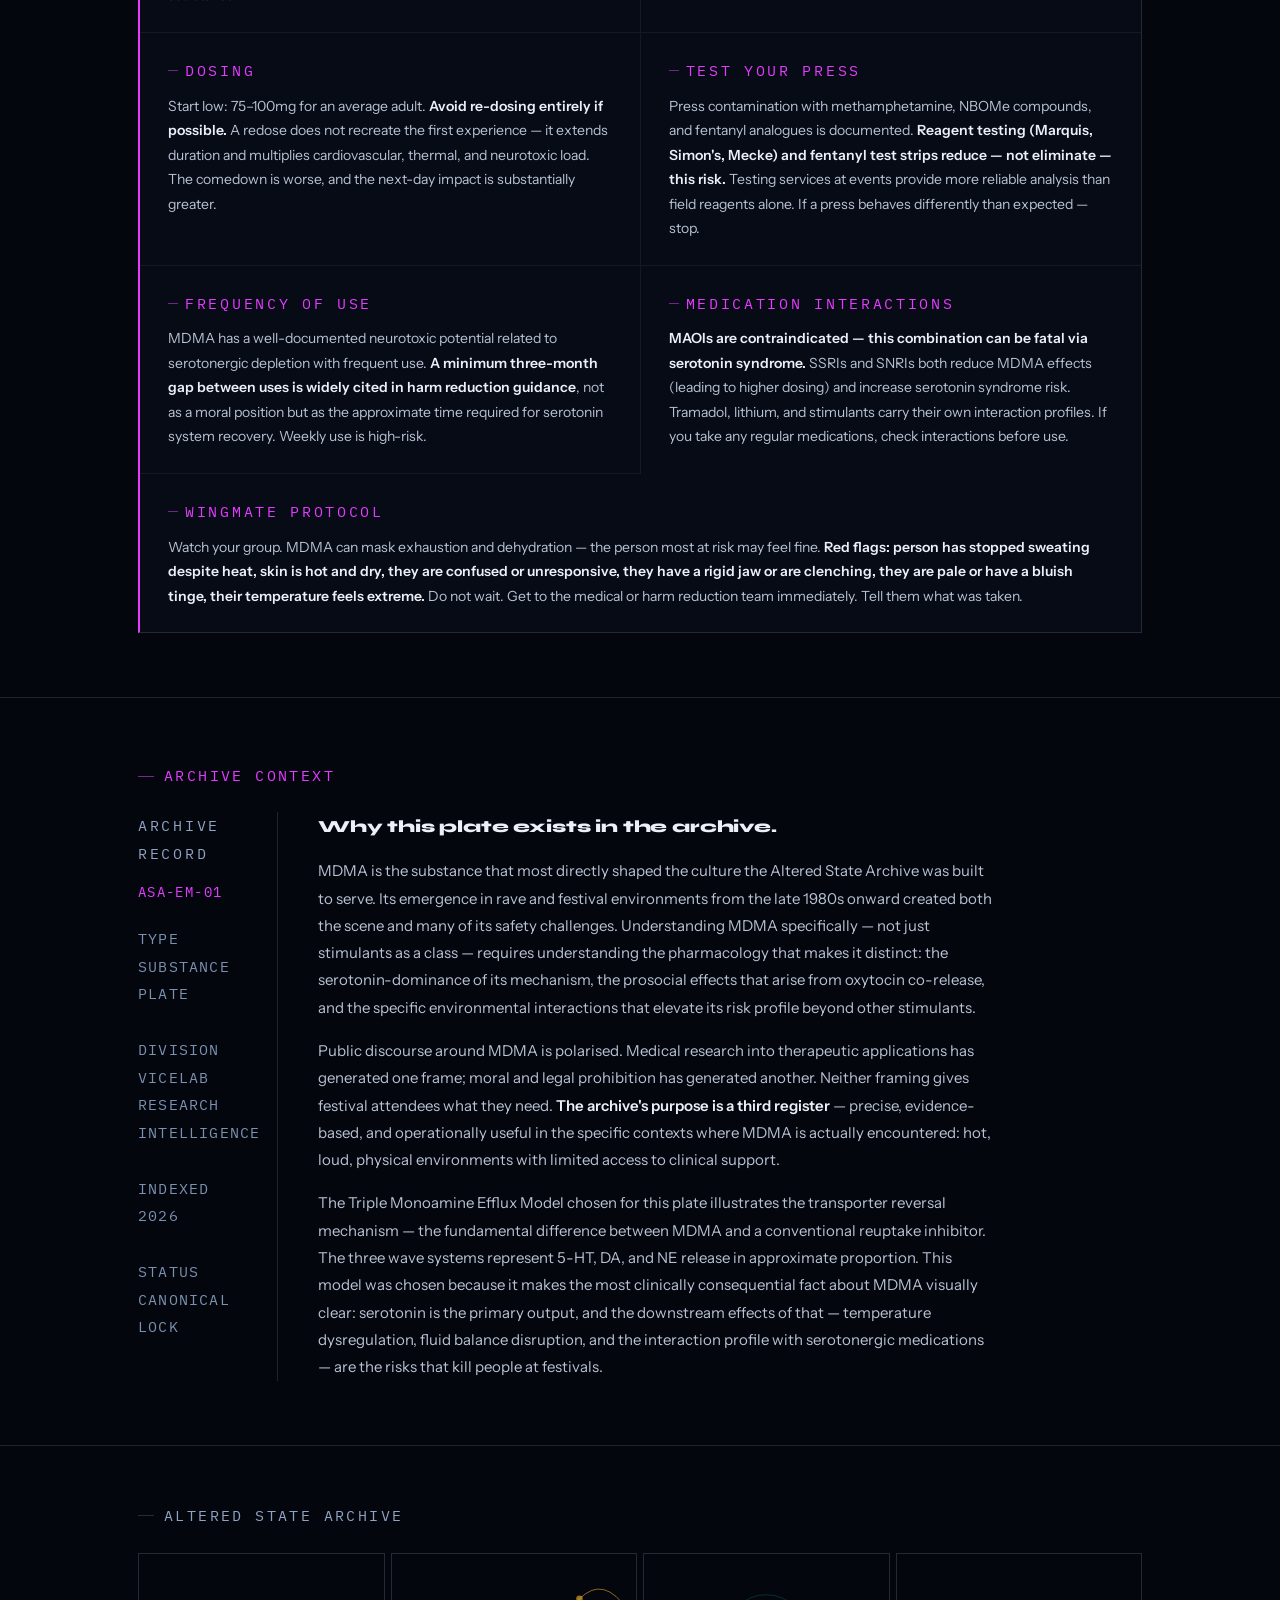
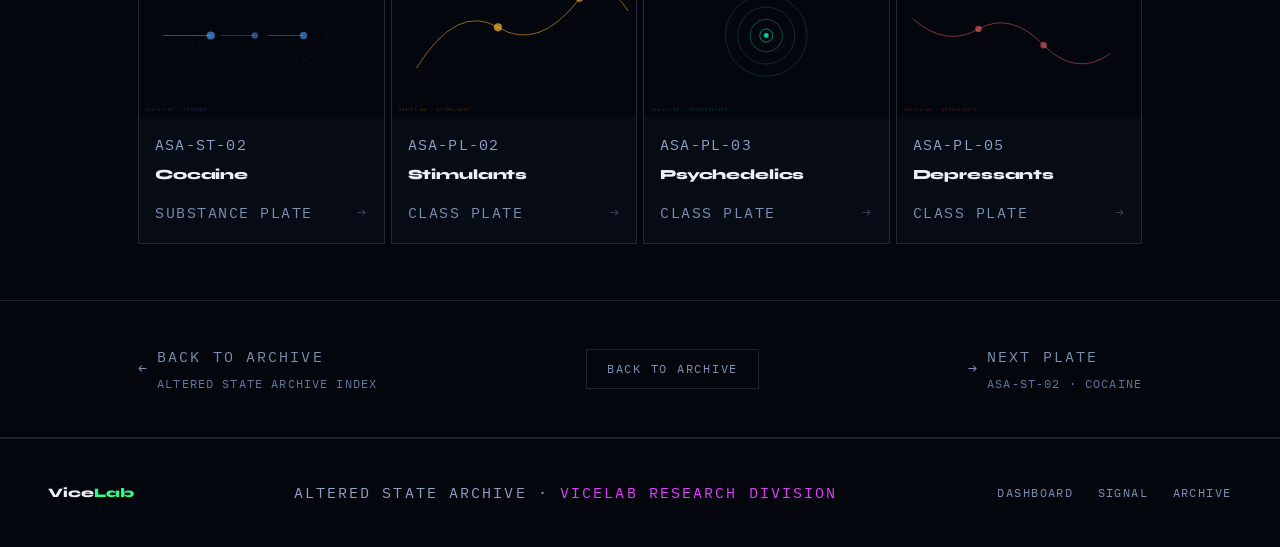
<file: asa-em-01-mdma.html>
<!DOCTYPE html>
<!--
╔══════════════════════════════════════════════════════════════════════════╗
║  ASA-EM-01 · MDMA — Altered State Archive · ViceLab                    ║
║  Template: asa-plate-template-v2.html                                   ║
║  Class: Empathogen · Accent: #E43CFF (Magenta)                          ║
╚══════════════════════════════════════════════════════════════════════════╝
-->
<html lang="en"
  data-cc-rgb="228,60,255"
  data-plate-tags="ASA-EM-01,MDMA,SEROTONIN,EMPATHOGEN,ENTACTOGEN,SERT,5-HT,MOLLY,ECSTASY,HARM REDUCTION,VICELAB,OXYTOCIN">

<head>
<meta charset="UTF-8">
<meta name="viewport" content="width=device-width, initial-scale=1.0">
<title>ASA-EM-01 · MDMA — Altered State Archive · ViceLab</title>
<link rel="preconnect" href="https://fonts.googleapis.com">
<link href="https://fonts.googleapis.com/css2?family=Syne:wght@700;800&family=IBM+Plex+Mono:ital,wght@0,300;0,400;0,500;1,300&family=Instrument+Sans:ital,wght@0,400;0,500;0,600;1,400&display=swap" rel="stylesheet">
<link rel="stylesheet" href="asa-plate.css">
<style>
/* CONFIG ② — Empathogen class: magenta */
:root {
  --cc:        #E43CFF;
  --cc-dim:    rgba(228, 60, 255, 0.06);
  --cc-mid:    rgba(228, 60, 255, 0.13);
  --cc-border: rgba(228, 60, 255, 0.26);
  --cc-glow:   0 0 36px rgba(228,60,255,0.14), 0 0 80px rgba(228,60,255,0.06);
  --cc-pulse:  rgba(228, 60, 255, 0.28);
}

.nav-logo img { height: 36px; width: auto; display: block; }
@media (max-width: 767px) { .nav-logo img { height: 28px; } }

</style>
</head>

<body>
<canvas id="c-field"></canvas>
<div class="nebula"></div>
<div class="grain"></div>
<div class="tag-layer" id="tag-layer"></div>

<div class="site">

<nav>
  <a href="index.html" class="nav-logo"><img src="/logos/vicelab.svg" alt="ViceLab"></a>
  <div class="nav-links">
    <a href="dashboard.html">Dashboard</a>
    <a href="signal.html">Signal</a>
    <a href="archive.html" class="nav-active">Archive</a>
  </div>
</nav>


<!-- ① ARCHIVE HEADER -->
<div class="arc-header">
<div class="container">
  <div class="breadcrumb reveal">
    <a href="archive.html">Archive</a>
    <span class="breadcrumb-sep">/</span>
    <a href="archive.html">Empathogens</a>
    <span class="breadcrumb-sep">/</span>
    <span class="breadcrumb-current">ASA-EM-01</span>
  </div>
  <div class="arc-plate-label reveal">ARCHIVE PLATE</div>
  <div class="arc-plate-id reveal">
    <span class="arc-plate-id-dot"></span>
    ASA-EM-01
  </div>
  <h1 class="arc-title reveal">
    <span class="arc-title-accent">M</span>DMA
  </h1>
  <div class="arc-system-strip reveal">
    <span>CLASS:</span>
    <span class="arc-strip-val accent">Empathogen</span>
    <span class="arc-system-strip-sep">·</span>
    <span>STATUS:</span>
    <span class="arc-strip-val">Verified</span>
    <span class="arc-system-strip-sep">·</span>
    <span>RELEASE:</span>
    <span class="arc-strip-val">2026</span>
    <span class="arc-system-strip-sep">·</span>
    <span>EDITION:</span>
    <span class="arc-strip-val">Canonical Lock</span>
    <span class="arc-system-strip-sep">·</span>
    <span>SOURCE:</span>
    <span class="arc-strip-val">ViceLab Research Intelligence</span>
  </div>

  <div class="asa-status-row reveal">
    <span class="asa-tag verified">Verified</span>
    <span class="asa-tag tier">Evidence · Tier 1</span>
  </div>

</div>
</div>


<!-- ② PLATE ARTIFACT DISPLAY -->
<section class="plate-display-section">
<div class="container">
  <div class="plate-frame-wrap reveal">
    <div class="corner-tr"></div>
    <div class="corner-bl"></div>
    <div class="plate-frame">
      <div class="plate-visual">
        <svg viewBox="0 0 900 675" xmlns="http://www.w3.org/2000/svg" preserveAspectRatio="xMidYMid slice">
          <defs>
            <radialGradient id="bg-g" cx="50%" cy="42%" r="70%">
              <stop offset="0%"   stop-color="#080410"/>
              <stop offset="55%"  stop-color="#070B15"/>
              <stop offset="100%" stop-color="#04060D"/>
            </radialGradient>
            <radialGradient id="core-glow" cx="50%" cy="50%" r="50%">
              <stop offset="0%"   stop-color="#E43CFF" stop-opacity="0.16"/>
              <stop offset="100%" stop-color="#E43CFF" stop-opacity="0"/>
            </radialGradient>
            <pattern id="coord-grid" width="60" height="60" patternUnits="userSpaceOnUse">
              <path d="M 60 0 L 0 0 0 60" fill="none" stroke="rgba(228,60,255,0.040)" stroke-width="0.5"/>
            </pattern>
            <pattern id="fine-grid" width="15" height="15" patternUnits="userSpaceOnUse">
              <path d="M 15 0 L 0 0 0 15" fill="none" stroke="rgba(228,60,255,0.015)" stroke-width="0.3"/>
            </pattern>
            <filter id="gf-soft"><feGaussianBlur stdDeviation="2.2" result="b"/><feMerge><feMergeNode in="b"/><feMergeNode in="SourceGraphic"/></feMerge></filter>
            <filter id="gf-haze"><feGaussianBlur stdDeviation="12"/></filter>
            <radialGradient id="vignette-g" cx="50%" cy="50%" r="70%">
              <stop offset="55%"  stop-color="transparent"/>
              <stop offset="100%" stop-color="rgba(4,6,13,0.65)"/>
            </radialGradient>
          </defs>

          <rect width="900" height="675" fill="url(#bg-g)"/>
          <rect width="900" height="675" fill="url(#fine-grid)"/>
          <rect width="900" height="675" fill="url(#coord-grid)"/>
          <ellipse cx="450" cy="320" rx="350" ry="240" fill="url(#core-glow)" filter="url(#gf-haze)"/>

          <!-- ── MDMA: Triple Monoamine Release Model ──
               Visual concept: three interlocking wave systems
               representing 5-HT (serotonin), DA (dopamine),
               and NE (norepinephrine) release cascades —
               the signature pharmacology of MDMA.
               The serotonin wave is dominant (primary release).
          -->

          <!-- PRESYNAPTIC MEMBRANE -->
          <rect x="80" y="185" width="740" height="1.5" fill="rgba(228,60,255,0.22)" filter="url(#gf-soft)"/>
          <rect x="80" y="187" width="740" height="0.5" fill="rgba(228,60,255,0.10)"/>
          <!-- POSTSYNAPTIC MEMBRANE -->
          <rect x="80" y="470" width="740" height="1.5" fill="rgba(228,60,255,0.18)" filter="url(#gf-soft)"/>
          <text x="76" y="183" text-anchor="end" font-family="IBM Plex Mono,monospace" font-size="7" fill="rgba(228,60,255,0.35)" letter-spacing="1.2">PRESYNAPTIC</text>
          <text x="76" y="468" text-anchor="end" font-family="IBM Plex Mono,monospace" font-size="7" fill="rgba(228,60,255,0.28)" letter-spacing="1.2">POSTSYNAPTIC</text>

          <!-- Synaptic cleft fill -->
          <rect x="80" y="186" width="740" height="285" fill="rgba(228,60,255,0.010)"/>

          <!-- SEROTONIN WAVE — primary, dominant, magenta -->
          <!-- MDMA releases ~3x more serotonin than dopamine -->
          <path d="M 80 310 Q 160 220 240 300 Q 320 380 400 290 Q 480 200 560 300 Q 640 400 720 300 Q 780 240 820 270"
            fill="none" stroke="#E43CFF" stroke-width="1.6" stroke-opacity="0.60" filter="url(#gf-soft)"/>
          <path d="M 80 330 Q 160 240 240 320 Q 320 400 400 310 Q 480 220 560 320 Q 640 420 720 320 Q 780 260 820 290"
            fill="none" stroke="#E43CFF" stroke-width="0.8" stroke-opacity="0.28"/>

          <!-- DOPAMINE WAVE — secondary, compressed, blue-tinted -->
          <path d="M 80 340 Q 180 280 290 330 Q 400 380 510 320 Q 620 260 740 330 Q 790 355 820 340"
            fill="none" stroke="#B060FF" stroke-width="1.0" stroke-opacity="0.38"/>
          <path d="M 80 355 Q 180 295 290 345 Q 400 395 510 335 Q 620 275 740 345"
            fill="none" stroke="#B060FF" stroke-width="0.6" stroke-opacity="0.18"/>

          <!-- NOREPINEPHRINE WAVE — tertiary, fastest, narrower amplitude -->
          <path d="M 80 360 Q 150 320 240 360 Q 330 400 420 355 Q 510 310 600 355 Q 690 400 780 360 Q 810 348 820 352"
            fill="none" stroke="#C880FF" stroke-width="0.8" stroke-opacity="0.28"/>

          <!-- SERT — serotonin transporter (primary MDMA target) -->
          <!-- Three SERT proteins shown — all reversed/blocked by MDMA -->
          <!-- SERT 1 — central, active reversal site -->
          <path d="M 418 152 Q 411 167 420 180 Q 411 192 420 187" fill="none" stroke="rgba(228,60,255,0.50)" stroke-width="2.5" stroke-linecap="round"/>
          <path d="M 442 152 Q 449 167 440 180 Q 449 192 440 187" fill="none" stroke="rgba(228,60,255,0.50)" stroke-width="2.5" stroke-linecap="round"/>
          <line x1="420" y1="168" x2="440" y2="168" stroke="rgba(228,60,255,0.30)" stroke-width="1.2"/>
          <!-- SERT mouth — reversed arrow (MDMA triggers reversal of transport) -->
          <path d="M 408 187 L 418 187 L 418 200 L 442 200 L 442 187 L 452 187"
            fill="none" stroke="#E43CFF" stroke-width="1.2" stroke-opacity="0.55"/>
          <!-- Reversal arrow pointing OUT (efflux, not reuptake) -->
          <line x1="430" y1="200" x2="430" y2="175" stroke="rgba(228,60,255,0.60)" stroke-width="1.5" marker-end="url(#arr)"/>
          <defs>
            <marker id="arr" markerWidth="6" markerHeight="6" refX="3" refY="3" orient="auto">
              <path d="M 0 0 L 6 3 L 0 6 Z" fill="rgba(228,60,255,0.60)"/>
            </marker>
          </defs>
          <ellipse cx="430" cy="195" rx="18" ry="7" fill="rgba(228,60,255,0.12)" stroke="#E43CFF" stroke-width="0.9" stroke-opacity="0.65" filter="url(#gf-soft)"/>
          <ellipse cx="430" cy="195" rx="9"  ry="3.5" fill="rgba(228,60,255,0.22)"/>

          <!-- SERT 2 — left site -->
          <path d="M 228 158 Q 222 170 230 182 Q 222 192 230 188" fill="none" stroke="rgba(228,60,255,0.32)" stroke-width="2" stroke-linecap="round"/>
          <path d="M 248 158 Q 254 170 246 182 Q 254 192 246 188" fill="none" stroke="rgba(228,60,255,0.32)" stroke-width="2" stroke-linecap="round"/>
          <path d="M 220 188 L 228 188 L 228 202 L 248 202 L 248 188 L 256 188" fill="none" stroke="#E43CFF" stroke-width="0.9" stroke-opacity="0.38"/>
          <ellipse cx="238" cy="196" rx="14" ry="6" fill="rgba(228,60,255,0.08)" stroke="#E43CFF" stroke-width="0.7" stroke-opacity="0.42"/>

          <!-- SERT 3 — right site -->
          <path d="M 628 158 Q 622 170 630 182 Q 622 192 630 188" fill="none" stroke="rgba(228,60,255,0.28)" stroke-width="2" stroke-linecap="round"/>
          <path d="M 648 158 Q 654 170 646 182 Q 654 192 646 188" fill="none" stroke="rgba(228,60,255,0.28)" stroke-width="2" stroke-linecap="round"/>
          <path d="M 620 188 L 628 188 L 628 202 L 648 202 L 648 188 L 656 188" fill="none" stroke="#E43CFF" stroke-width="0.9" stroke-opacity="0.35"/>
          <ellipse cx="638" cy="196" rx="14" ry="6" fill="rgba(228,60,255,0.06)" stroke="#E43CFF" stroke-width="0.7" stroke-opacity="0.38"/>

          <!-- Serotonin molecules in cleft — abundant -->
          <circle cx="350" cy="280" r="7"   fill="#E43CFF" fill-opacity="0.70" filter="url(#gf-soft)"/>
          <circle cx="350" cy="280" r="13"  fill="none" stroke="#E43CFF" stroke-width="0.8" stroke-opacity="0.28"/>
          <circle cx="410" cy="340" r="6"   fill="#E43CFF" fill-opacity="0.62" filter="url(#gf-soft)"/>
          <circle cx="470" cy="260" r="7.5" fill="#E43CFF" fill-opacity="0.68" filter="url(#gf-soft)"/>
          <circle cx="530" cy="310" r="5.5" fill="#E43CFF" fill-opacity="0.55"/>
          <circle cx="300" cy="320" r="5"   fill="#E43CFF" fill-opacity="0.50"/>
          <circle cx="580" cy="265" r="5"   fill="#E43CFF" fill-opacity="0.48"/>
          <circle cx="250" cy="265" r="4.5" fill="#E43CFF" fill-opacity="0.42" filter="url(#gf-soft)"/>
          <circle cx="630" cy="330" r="4"   fill="#E43CFF" fill-opacity="0.38"/>
          <circle cx="200" cy="310" r="4"   fill="#E43CFF" fill-opacity="0.35"/>
          <circle cx="700" cy="290" r="3.5" fill="#E43CFF" fill-opacity="0.30"/>
          <circle cx="160" cy="350" r="3"   fill="#E43CFF" fill-opacity="0.25"/>
          <circle cx="740" cy="350" r="3"   fill="#E43CFF" fill-opacity="0.22"/>

          <!-- Post-synaptic 5-HT receptors -->
          <rect x="155" y="467" width="7" height="6" rx="1" fill="#E43CFF" fill-opacity="0.45"/>
          <rect x="220" y="467" width="7" height="6" rx="1" fill="#E43CFF" fill-opacity="0.52"/>
          <rect x="285" y="467" width="7" height="6" rx="1" fill="#E43CFF" fill-opacity="0.58" filter="url(#gf-soft)"/>
          <rect x="350" y="467" width="7" height="6" rx="1" fill="#E43CFF" fill-opacity="0.62" filter="url(#gf-soft)"/>
          <rect x="415" y="467" width="7" height="6" rx="1" fill="#E43CFF" fill-opacity="0.65" filter="url(#gf-soft)"/>
          <rect x="480" y="467" width="7" height="6" rx="1" fill="#E43CFF" fill-opacity="0.58"/>
          <rect x="545" y="467" width="7" height="6" rx="1" fill="#E43CFF" fill-opacity="0.50"/>
          <rect x="610" y="467" width="7" height="6" rx="1" fill="#E43CFF" fill-opacity="0.40"/>
          <rect x="675" y="467" width="7" height="6" rx="1" fill="#E43CFF" fill-opacity="0.30"/>

          <!-- Annotation lines + labels -->
          <line x1="452" y1="192" x2="520" y2="162" stroke="rgba(228,60,255,0.28)" stroke-width="0.5"/>
          <text x="523" y="159" font-family="IBM Plex Mono,monospace" font-size="7.5" fill="#E43CFF" fill-opacity="0.68" letter-spacing="1.5">MDMA · SERT REVERSAL</text>
          <line x1="430" y1="210" x2="480" y2="255" stroke="rgba(228,60,255,0.20)" stroke-width="0.5"/>
          <text x="483" y="258" font-family="IBM Plex Mono,monospace" font-size="7" fill="#E43CFF" fill-opacity="0.50" letter-spacing="1.2">SEROTONIN EFFLUX</text>
          <line x1="340" y1="275" x2="270" y2="248" stroke="rgba(228,60,255,0.18)" stroke-width="0.5"/>
          <text x="175" y="245" font-family="IBM Plex Mono,monospace" font-size="7" fill="#E43CFF" fill-opacity="0.46" letter-spacing="1.2">5-HT OVERFLOW</text>
          <line x1="238" y1="208" x2="200" y2="230" stroke="rgba(228,60,255,0.18)" stroke-width="0.5"/>
          <text x="118" y="227" font-family="IBM Plex Mono,monospace" font-size="7" fill="#E43CFF" fill-opacity="0.38" letter-spacing="1.2">SERT-L</text>
          <line x1="638" y1="208" x2="680" y2="225" stroke="rgba(228,60,255,0.18)" stroke-width="0.5"/>
          <text x="682" y="222" font-family="IBM Plex Mono,monospace" font-size="7" fill="#E43CFF" fill-opacity="0.36" letter-spacing="1.2">SERT-R</text>

          <!-- Wave labels -->
          <text x="830" y="268" font-family="IBM Plex Mono,monospace" font-size="7" fill="rgba(228,60,255,0.50)" letter-spacing="1.2">5-HT</text>
          <text x="830" y="338" font-family="IBM Plex Mono,monospace" font-size="7" fill="rgba(176,96,255,0.40)" letter-spacing="1.2">DA</text>
          <text x="830" y="350" font-family="IBM Plex Mono,monospace" font-size="7" fill="rgba(200,128,255,0.30)" letter-spacing="1.2">NE</text>

          <!-- Crosshair at primary SERT -->
          <g stroke="#E43CFF" stroke-width="0.5" stroke-opacity="0.32">
            <line x1="430" y1="176" x2="430" y2="185"/>
            <line x1="430" y1="206" x2="430" y2="215"/>
            <line x1="410" y1="196" x2="418" y2="196"/>
            <line x1="442" y1="196" x2="450" y2="196"/>
          </g>

          <!-- Coordinate axis labels -->
          <text x="84"  y="12" font-family="IBM Plex Mono,monospace" font-size="6" fill="rgba(228,60,255,0.18)" letter-spacing="1">A1</text>
          <text x="224" y="12" font-family="IBM Plex Mono,monospace" font-size="6" fill="rgba(228,60,255,0.18)" letter-spacing="1">B1</text>
          <text x="364" y="12" font-family="IBM Plex Mono,monospace" font-size="6" fill="rgba(228,60,255,0.18)" letter-spacing="1">C1</text>
          <text x="504" y="12" font-family="IBM Plex Mono,monospace" font-size="6" fill="rgba(228,60,255,0.18)" letter-spacing="1">D1</text>
          <text x="644" y="12" font-family="IBM Plex Mono,monospace" font-size="6" fill="rgba(228,60,255,0.18)" letter-spacing="1">E1</text>
          <text x="784" y="12" font-family="IBM Plex Mono,monospace" font-size="6" fill="rgba(228,60,255,0.18)" letter-spacing="1">F1</text>
          <text x="6" y="90"  font-family="IBM Plex Mono,monospace" font-size="6" fill="rgba(228,60,255,0.14)" letter-spacing="0">A2</text>
          <text x="6" y="200" font-family="IBM Plex Mono,monospace" font-size="6" fill="rgba(228,60,255,0.14)" letter-spacing="0">A3</text>
          <text x="6" y="310" font-family="IBM Plex Mono,monospace" font-size="6" fill="rgba(228,60,255,0.14)" letter-spacing="0">A4</text>
          <text x="6" y="420" font-family="IBM Plex Mono,monospace" font-size="6" fill="rgba(228,60,255,0.14)" letter-spacing="0">A5</text>
          <text x="6" y="560" font-family="IBM Plex Mono,monospace" font-size="6" fill="rgba(228,60,255,0.14)" letter-spacing="0">A6</text>
          <text x="880" y="22" text-anchor="end" font-family="IBM Plex Mono,monospace" font-size="7" fill="rgba(228,60,255,0.30)" letter-spacing="1.5">SUBSTANCE PLATE</text>
          <text x="880" y="33" text-anchor="end" font-family="IBM Plex Mono,monospace" font-size="7" fill="rgba(228,60,255,0.20)" letter-spacing="1.5">MDMA · EMPATHOGEN</text>
          <text x="20" y="660" font-family="IBM Plex Mono,monospace" font-size="7" fill="rgba(228,60,255,0.22)" letter-spacing="2">ASA-EM-01 · MDMA · EMPATHOGEN CLASS · ALTERED STATE ARCHIVE · VICELAB RESEARCH INTELLIGENCE · CANONICAL LOCK · 2026</text>
          <rect width="900" height="675" fill="url(#vignette-g)"/>
        </svg>
      </div>
      <div class="plate-strip">
        <div class="plate-strip-id">ASA-EM-01 · MDMA · Substance Plate · Altered State Archive · 2026</div>
        <div class="plate-strip-status"><div class="plate-strip-dot"></div>Canonical Lock</div>
      </div>
    </div>
  </div>
  <p class="plate-caption reveal">
    Research-informed visual pharmacology plate. Triple Monoamine Efflux Model — SERT-Mediated Serotonin Release Cascade.
  </p>
</div>
</section>


<!-- ③ SCIENTIFIC METADATA PANEL -->
<section class="sci-meta-section">
<div class="container">
  <div class="section-eyebrow reveal">Scientific Record</div>
  <h2 class="section-title reveal">Pharmacological Profile</h2>

  <div class="asa-family-tree reveal">
    <div class="asa-family-label">Chemical Taxonomy</div>
    <div class="asa-family-row">
      <span class="asa-family-key">Chemical Family</span>
      <span class="asa-family-val">Phenethylamine</span>
    </div>
    <div class="asa-family-row">
      <span class="asa-family-key">Subclass</span>
      <span class="asa-family-val">Substituted Amphetamine</span>
    </div>
    <div class="asa-family-row">
      <span class="asa-family-key">Functional Class</span>
      <span class="asa-family-val">Empathogen / Entactogen</span>
    </div>
    <div class="asa-family-row">
      <span class="asa-family-key">Substance</span>
      <span class="asa-family-val accent">MDMA</span>
    </div>
  </div>

  <table class="meta-table reveal-stagger">
    <tbody>
      <tr>
        <td class="meta-key">Class</td>
        <td class="meta-val"><strong>Empathogen / Entactogen</strong> <span class="tag">Phenethylamine</span> <span class="tag">Amphetamine</span></td>
      </tr>
      <tr>
        <td class="meta-key">Scientific Name</td>
        <td class="meta-val"><strong>3,4-Methylenedioxymethamphetamine</strong></td>
      </tr>
      <tr>
        <td class="meta-key">Common Names</td>
        <td class="meta-val">MDMA · Ecstasy · Molly · Mandy · XTC · Pingers · E</td>
      </tr>
      <tr class="meta-divider"><td colspan="2"></td></tr>
      <tr>
        <td class="meta-key">Primary Mechanism</td>
        <td class="meta-val">
          <strong>Monoamine transporter reversal.</strong>
          MDMA enters neurons via monoamine transporters and triggers reverse transport — forcing serotonin, dopamine, and norepinephrine out of the cell. Unlike reuptake inhibitors, it actively drives release. Serotonin release predominates (~3:1 ratio over dopamine).
        </td>
      </tr>
      <tr>
        <td class="meta-key">Secondary Effects</td>
        <td class="meta-val">Oxytocin and prolactin release. TAAR1 agonism. Direct 5-HT2A partial agonism. These underlie the prosocial and empathogenic effects distinct from other stimulants.</td>
      </tr>
      <tr class="meta-divider"><td colspan="2"></td></tr>
      <tr>
        <td class="meta-key">Half-Life</td>
        <td class="meta-val"><strong>8 – 9 hours</strong> (plasma, oral route)</td>
      </tr>
      <tr>
        <td class="meta-key">Onset</td>
        <td class="meta-val">Oral: <strong>30–60 min</strong> · Insufflated: <strong>10–20 min</strong></td>
      </tr>
      <tr>
        <td class="meta-key">Duration</td>
        <td class="meta-val">Oral: <strong>3–5 hours</strong> (peak) · After-effects: <strong>2–12 hours</strong></td>
      </tr>
      <tr class="meta-divider"><td colspan="2"></td></tr>
      <tr>
        <td class="meta-key">Primary Risks</td>
        <td class="meta-val">
          <span class="tag alert">Hyperthermia</span>
          <span class="tag alert">Hyponatraemia</span>
          <span class="tag warn">Serotonin Syndrome</span>
          <span class="tag warn">Cardiovascular Load</span>
          <span class="tag warn">Press Contamination</span>
          <br>Hyperthermia is the leading mechanism of MDMA-related festival fatalities. Hyponatraemia from over-hydration is the second most common. Both are preventable with correct information.
        </td>
      </tr>
      <tr>
        <td class="meta-key">Interactions</td>
        <td class="meta-val">
          <span class="tag alert">MAOIs (fatal)</span>
          <span class="tag alert">Lithium</span>
          <span class="tag warn">SSRIs / SNRIs</span>
          <span class="tag warn">Cocaine</span>
          <span class="tag warn">Tramadol</span>
          <br>MAOI combination is potentially lethal via serotonin syndrome. SSRIs both blunt effects and increase serotonin syndrome risk.
        </td>
      </tr>
      <tr class="meta-divider"><td colspan="2"></td></tr>
      <tr>
        <td class="meta-key">Status</td>
        <td class="meta-val status-verified"><span class="status-dot"></span><strong>Verified</strong> · Canonical Lock · 2026</td>
      </tr>
    </tbody>
  </table>
</div>
</section>


<!-- ④ HARM REDUCTION NOTES -->
<section class="hr-section">
<div class="container">
  <div class="section-eyebrow reveal">Field Intelligence</div>
  <div class="hr-panel reveal">
    <div class="hr-panel-header">
      <div class="hr-panel-title">
        HARM REDUCTION NOTES
        <span class="hr-panel-title-mark">ASA-EM-01</span>
      </div>
      <div class="hr-panel-meta">Evidence-first · Non-judgemental · Operational</div>
    </div>
    <div class="hr-grid reveal-stagger">
      <div class="hr-note">
        <div class="hr-note-key">Temperature</div>
        <div class="hr-note-body">MDMA is profoundly thermogenic. The combination of MDMA-driven heat production, physical exertion, and ambient festival temperature creates rapid core temperature elevation. <strong>Take a 10-minute break from dancing every hour. Find shade or a cool area.</strong> Stopping sweating despite being hot is a red flag requiring immediate assistance.</div>
      </div>
      <div class="hr-note">
        <div class="hr-note-key">Hydration</div>
        <div class="hr-note-body"><strong>Sip, do not chug.</strong> Approximately 500ml per hour when dancing. Electrolyte drinks are preferable to plain water for extended sessions. Hyponatraemia — dangerously low sodium — is caused by over-hydration with plain water. It has caused deaths that were entirely preventable. More water is not always safer.</div>
      </div>
      <div class="hr-note">
        <div class="hr-note-key">Dosing</div>
        <div class="hr-note-body">Start low: 75–100mg for an average adult. <strong>Avoid re-dosing entirely if possible.</strong> A redose does not recreate the first experience — it extends duration and multiplies cardiovascular, thermal, and neurotoxic load. The comedown is worse, and the next-day impact is substantially greater.</div>
      </div>
      <div class="hr-note">
        <div class="hr-note-key">Test Your Press</div>
        <div class="hr-note-body">Press contamination with methamphetamine, NBOMe compounds, and fentanyl analogues is documented. <strong>Reagent testing (Marquis, Simon's, Mecke) and fentanyl test strips reduce — not eliminate — this risk.</strong> Testing services at events provide more reliable analysis than field reagents alone. If a press behaves differently than expected — stop.</div>
      </div>
      <div class="hr-note">
        <div class="hr-note-key">Frequency of Use</div>
        <div class="hr-note-body">MDMA has a well-documented neurotoxic potential related to serotonergic depletion with frequent use. <strong>A minimum three-month gap between uses is widely cited in harm reduction guidance</strong>, not as a moral position but as the approximate time required for serotonin system recovery. Weekly use is high-risk.</div>
      </div>
      <div class="hr-note">
        <div class="hr-note-key">Medication Interactions</div>
        <div class="hr-note-body"><strong>MAOIs are contraindicated — this combination can be fatal via serotonin syndrome.</strong> SSRIs and SNRIs both reduce MDMA effects (leading to higher dosing) and increase serotonin syndrome risk. Tramadol, lithium, and stimulants carry their own interaction profiles. If you take any regular medications, check interactions before use.</div>
      </div>
      <div class="hr-note full">
        <div class="hr-note-key">Wingmate Protocol</div>
        <div class="hr-note-body">Watch your group. MDMA can mask exhaustion and dehydration — the person most at risk may feel fine. <strong>Red flags: person has stopped sweating despite heat, skin is hot and dry, they are confused or unresponsive, they have a rigid jaw or are clenching, they are pale or have a bluish tinge, their temperature feels extreme.</strong> Do not wait. Get to the medical or harm reduction team immediately. Tell them what was taken.</div>
      </div>
    </div>
  </div>
</div>
</section>


<!-- ⑤ RESEARCH NOTE / CONTEXT BLOCK -->
<section class="research-section">
<div class="container">
  <div class="section-eyebrow reveal">Archive Context</div>
  <div class="research-inner reveal">
    <div class="research-sidebar">
      <div class="research-sidebar-label">ARCHIVE<br>RECORD</div>
      <div class="research-sidebar-id">ASA-EM-01</div>
      <div class="research-sidebar-meta">
        Type<br>Substance Plate<br><br>
        Division<br>ViceLab Research<br>Intelligence<br><br>
        Indexed<br>2026<br><br>
        Status<br>Canonical Lock
      </div>
    </div>
    <div class="research-body">
      <h3 class="research-title">Why this plate exists in the archive.</h3>
      <div class="research-text">
        <p>MDMA is the substance that most directly shaped the culture the Altered State Archive was built to serve. Its emergence in rave and festival environments from the late 1980s onward created both the scene and many of its safety challenges. Understanding MDMA specifically — not just stimulants as a class — requires understanding the pharmacology that makes it distinct: the serotonin-dominance of its mechanism, the prosocial effects that arise from oxytocin co-release, and the specific environmental interactions that elevate its risk profile beyond other stimulants.</p>
        <p>Public discourse around MDMA is polarised. Medical research into therapeutic applications has generated one frame; moral and legal prohibition has generated another. Neither framing gives festival attendees what they need. <strong>The archive's purpose is a third register</strong> — precise, evidence-based, and operationally useful in the specific contexts where MDMA is actually encountered: hot, loud, physical environments with limited access to clinical support.</p>
        <p>The Triple Monoamine Efflux Model chosen for this plate illustrates the transporter reversal mechanism — the fundamental difference between MDMA and a conventional reuptake inhibitor. The three wave systems represent 5-HT, DA, and NE release in approximate proportion. This model was chosen because it makes the most clinically consequential fact about MDMA visually clear: serotonin is the primary output, and the downstream effects of that — temperature dysregulation, fluid balance disruption, and the interaction profile with serotonergic medications — are the risks that kill people at festivals.</p>
      </div>
    </div>
  </div>
</div>
</section>


<!-- RELATED PLATES -->
<section class="related-section">
<div class="container">
  <div class="related-eyebrow reveal">Altered State Archive</div>
  <div class="related-grid reveal-stagger">
    <a href="asa-st-02-cocaine.html" class="rel-card" data-accent="dissociative">
      <div class="rel-thumb">
        <svg viewBox="0 0 300 200" xmlns="http://www.w3.org/2000/svg">
          <rect width="300" height="200" fill="#04060D"/>
          <path d="M 30 100 L 88 100" stroke="#4DA3FF" stroke-width="1.2" stroke-opacity="0.50"/>
          <path d="M 100 100 L 142 100" stroke="#4DA3FF" stroke-width="1" stroke-opacity="0.35"/>
          <path d="M 158 100 L 202 100" stroke="#4DA3FF" stroke-width="1.1" stroke-opacity="0.44"/>
          <circle cx="88"  cy="100" r="5" fill="#4DA3FF" fill-opacity="0.65"/>
          <circle cx="142" cy="100" r="4" fill="#4DA3FF" fill-opacity="0.48"/>
          <circle cx="202" cy="100" r="4.5" fill="#4DA3FF" fill-opacity="0.58"/>
          <ellipse cx="150" cy="100" rx="80" ry="40" fill="none" stroke="#4DA3FF" stroke-width="0.6" stroke-opacity="0.20" stroke-dasharray="4 6"/>
          <text x="8" y="193" font-family="IBM Plex Mono,monospace" font-size="5.5" fill="#4DA3FF" fill-opacity="0.30" letter-spacing="1.5">ASA-ST-02 · COCAINE</text>
        </svg>
      </div>
      <div class="rel-body">
        <div class="rel-id">ASA-ST-02</div>
        <div class="rel-title">Cocaine</div>
        <div class="rel-class">Substance Plate <span class="rel-arrow">→</span></div>
      </div>
    </a>
    <a href="asa-pl-02-stimulants.html" class="rel-card" data-accent="stimulant">
      <div class="rel-thumb">
        <svg viewBox="0 0 300 200" xmlns="http://www.w3.org/2000/svg">
          <rect width="300" height="200" fill="#04060D"/>
          <path d="M 30 140 Q 80 60 130 90 Q 180 120 230 55 Q 260 25 290 70" fill="none" stroke="#FFB830" stroke-width="1.2" stroke-opacity="0.55"/>
          <circle cx="130" cy="90" r="5" fill="#FFB830" fill-opacity="0.70"/>
          <circle cx="230" cy="55" r="4" fill="#FFB830" fill-opacity="0.60"/>
          <text x="8" y="193" font-family="IBM Plex Mono,monospace" font-size="5.5" fill="#FFB830" fill-opacity="0.30" letter-spacing="1.5">ASA-PL-02 · STIMULANTS</text>
        </svg>
      </div>
      <div class="rel-body">
        <div class="rel-id">ASA-PL-02</div>
        <div class="rel-title">Stimulants</div>
        <div class="rel-class">Class Plate <span class="rel-arrow">→</span></div>
      </div>
    </a>
    <a href="archive.html" class="rel-card" data-accent="psychedelic">
      <div class="rel-thumb">
        <svg viewBox="0 0 300 200" xmlns="http://www.w3.org/2000/svg">
          <rect width="300" height="200" fill="#04060D"/>
          <circle cx="150" cy="100" r="50" fill="none" stroke="#00FFC6" stroke-width="0.7" stroke-opacity="0.30"/>
          <circle cx="150" cy="100" r="35" fill="none" stroke="#00FFC6" stroke-width="0.6" stroke-opacity="0.35"/>
          <circle cx="150" cy="100" r="20" fill="none" stroke="#00FFC6" stroke-width="0.8" stroke-opacity="0.45"/>
          <circle cx="150" cy="100" r="8"  fill="none" stroke="#00FFC6" stroke-width="1.0" stroke-opacity="0.60"/>
          <circle cx="150" cy="100" r="3"  fill="#00FFC6" fill-opacity="0.80"/>
          <text x="8" y="193" font-family="IBM Plex Mono,monospace" font-size="5.5" fill="#00FFC6" fill-opacity="0.28" letter-spacing="1.5">ASA-PL-03 · PSYCHEDELICS</text>
        </svg>
      </div>
      <div class="rel-body">
        <div class="rel-id">ASA-PL-03</div>
        <div class="rel-title">Psychedelics</div>
        <div class="rel-class">Class Plate <span class="rel-arrow">→</span></div>
      </div>
    </a>
    <a href="archive.html" class="rel-card" data-accent="opioid">
      <div class="rel-thumb">
        <svg viewBox="0 0 300 200" xmlns="http://www.w3.org/2000/svg">
          <rect width="300" height="200" fill="#04060D"/>
          <path d="M 20 80 Q 60 115 100 92 Q 140 70 180 112 Q 220 152 262 122" fill="none" stroke="#FF6B6B" stroke-width="1.2" stroke-opacity="0.48"/>
          <circle cx="100" cy="92"  r="4" fill="#FF6B6B" fill-opacity="0.58"/>
          <circle cx="180" cy="112" r="4" fill="#FF6B6B" fill-opacity="0.55"/>
          <text x="8" y="193" font-family="IBM Plex Mono,monospace" font-size="5.5" fill="#FF6B6B" fill-opacity="0.30" letter-spacing="1.5">ASA-PL-05 · DEPRESSANTS</text>
        </svg>
      </div>
      <div class="rel-body">
        <div class="rel-id">ASA-PL-05</div>
        <div class="rel-title">Depressants</div>
        <div class="rel-class">Class Plate <span class="rel-arrow">→</span></div>
      </div>
    </a>
  </div>
</div>
</section>


<!-- ⑥ PLATE NAVIGATION -->
<div class="plate-nav">
<div class="container">
  <div class="plate-nav-inner">
    <a href="archive.html" class="plate-nav-link prev">
      <span>←</span>
      <span>Back to Archive<span class="plate-nav-link-sub">Altered State Archive Index</span></span>
    </a>
    <a href="archive.html" class="plate-nav-back">Back to Archive</a>
    <a href="asa-st-02-cocaine.html" class="plate-nav-link next">
      <span>Next Plate<span class="plate-nav-link-sub">ASA-ST-02 · Cocaine</span></span>
      <span>→</span>
    </a>
  </div>
</div>
</div>

<footer>
  <a href="index.html" class="footer-brand">Vice<em>Lab</em></a>
  <div class="footer-sys">Altered State Archive · <em>ViceLab Research Division</em></div>
  <div class="footer-links">
    <a href="dashboard.html">Dashboard</a>
    <a href="signal.html">Signal</a>
    <a href="archive.html">Archive</a>
  </div>
</footer>

</div><!-- /site -->
<script src="asa-plate.js"></script>
</body>
</html>
</file>
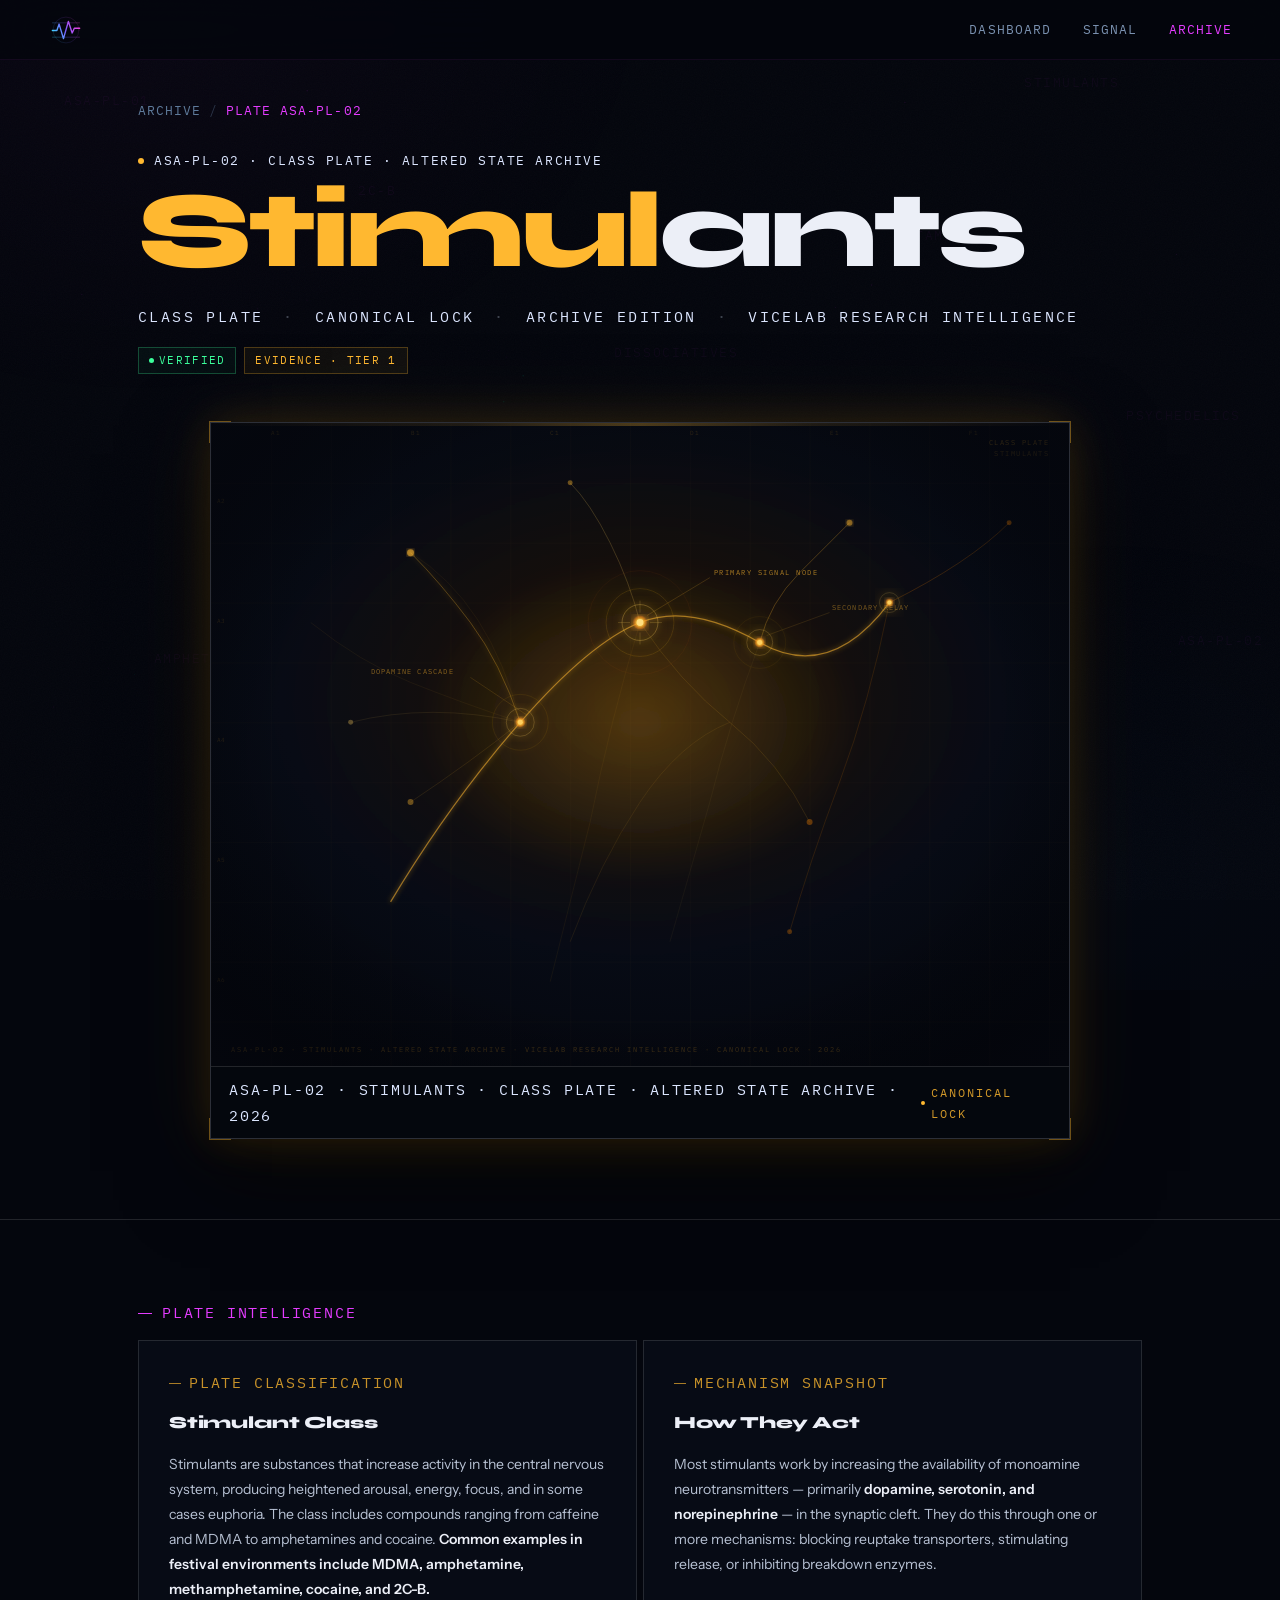
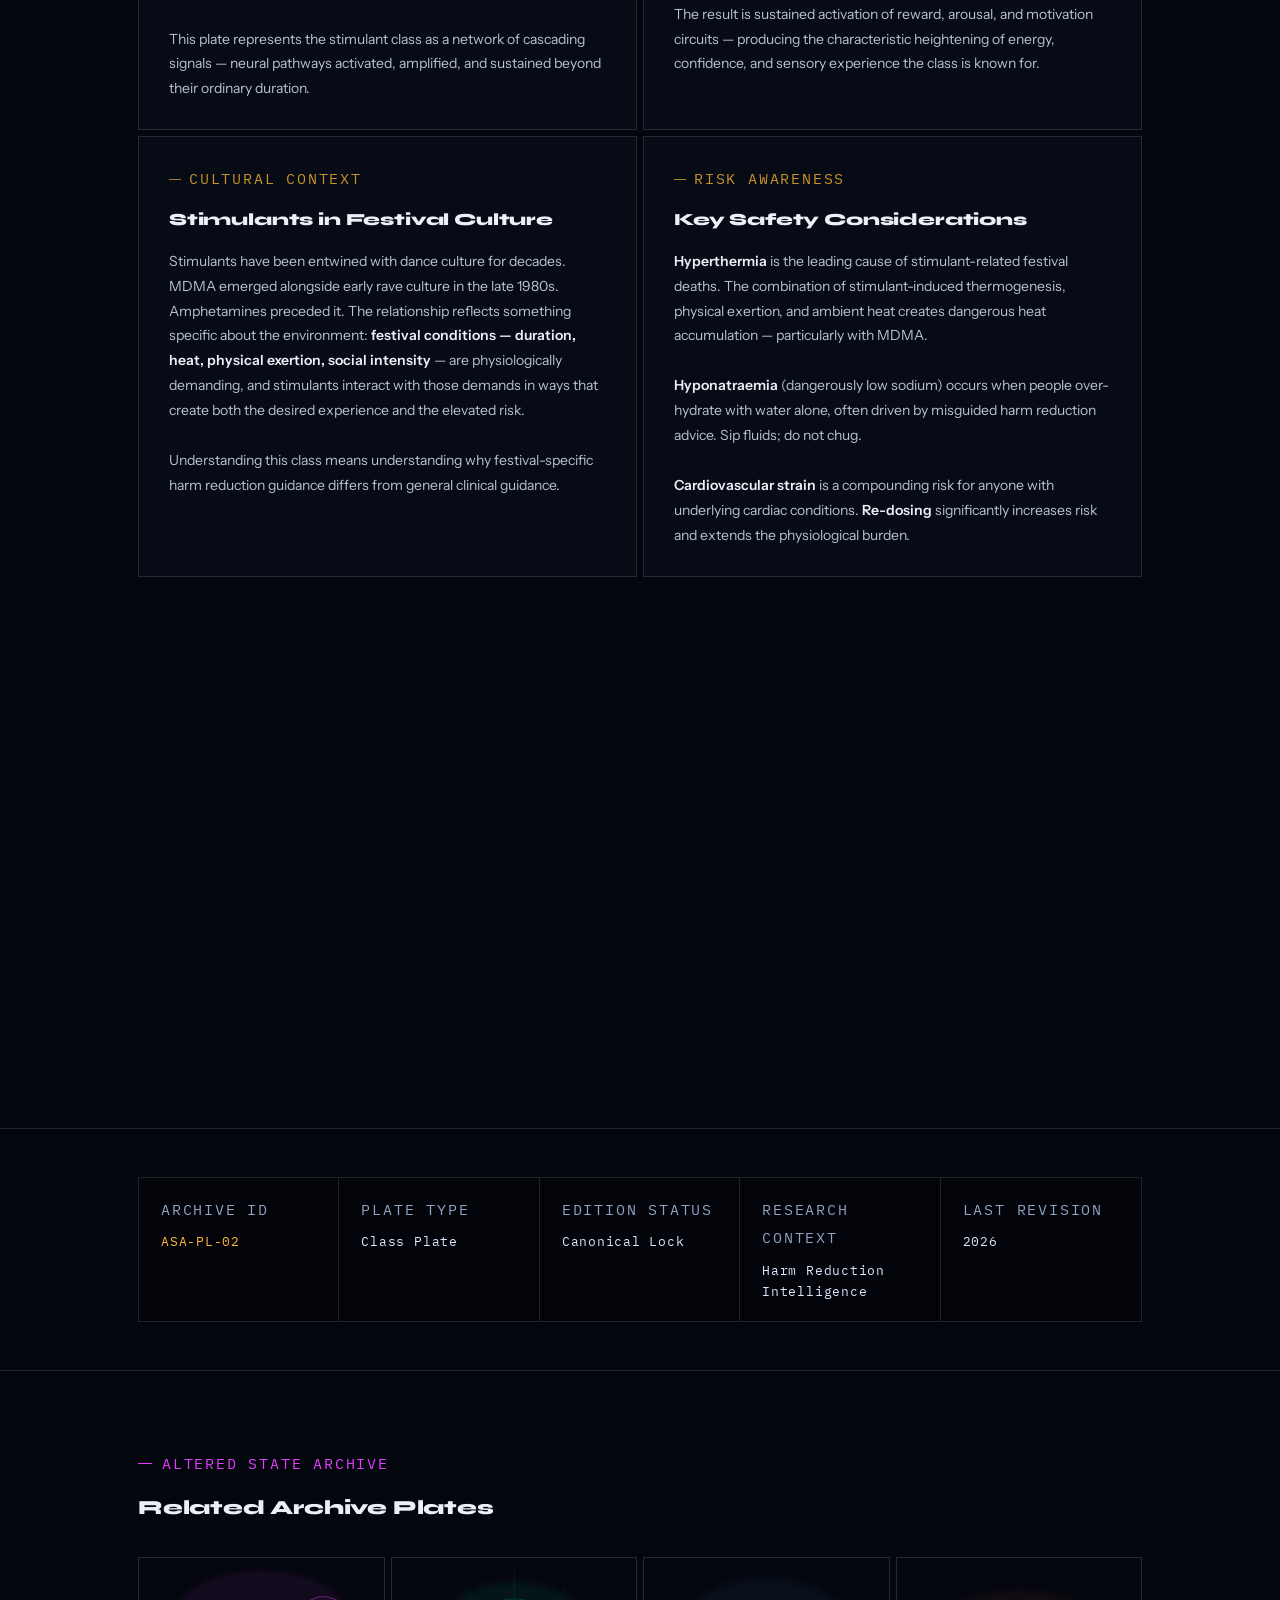
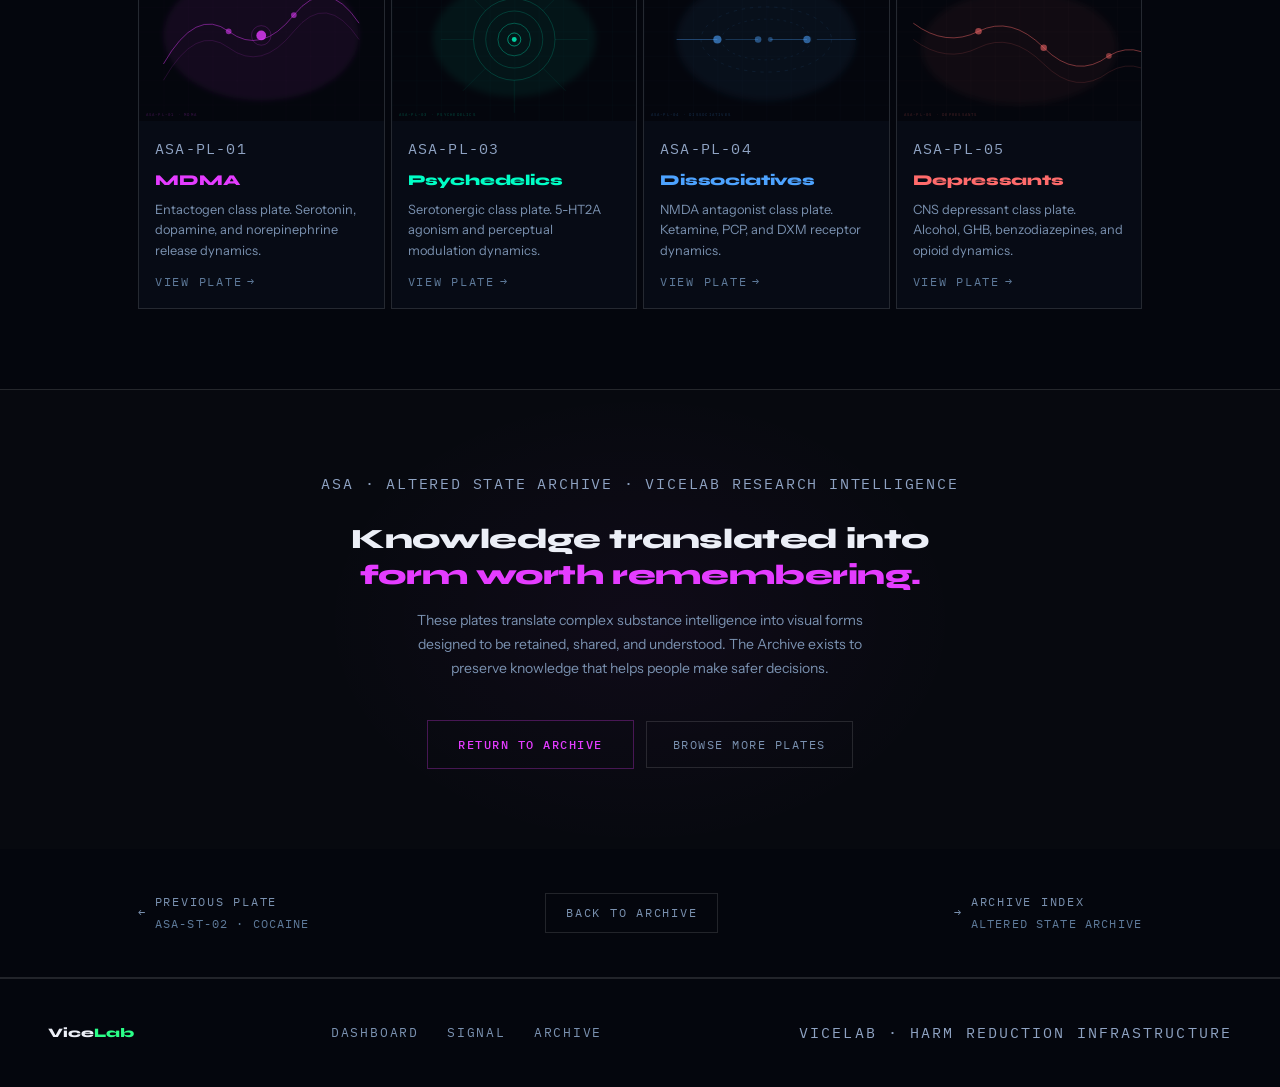
<file: asa-pl-02-stimulants.html>
<!DOCTYPE html>
<html lang="en">
<head>
<meta charset="UTF-8">
<meta name="viewport" content="width=device-width, initial-scale=1.0">
<title>ASA-PL-02 · Stimulants — Altered State Archive · ViceLab</title>
<link rel="preconnect" href="https://fonts.googleapis.com">
<link href="https://fonts.googleapis.com/css2?family=Syne:wght@700;800&family=IBM+Plex+Mono:ital,wght@0,300;0,400;0,500;1,300&family=Instrument+Sans:ital,wght@0,400;0,500;0,600;1,400&display=swap" rel="stylesheet">
<style>

/* ═══════════════════════════════════════════════════════
   TOKENS
═══════════════════════════════════════════════════════ */
:root {
/* ╔══════════════════════════════════════════════════════════════╗
   ║  VICELAB GLOBAL COLOUR SYSTEM — single source of truth      ║
   ║  Edit here to repaint the entire site.                      ║
   ║  Do not hard-code colours outside this block.               ║
   ╚══════════════════════════════════════════════════════════════╝ */

  /* ── Backgrounds ───────────────────────────────────────────── */
  --bg-space:          #04060D;            /* page root / deep field    */
  --bg-panel:          #070B15;            /* card / panel surface      */
  --bg-telemetry:      #091723;            /* telemetry log strip       */

  /* ── Text ──────────────────────────────────────────────────── */
  --text-primary:      #f4f7ff;            /* console / log body text   */
  --text-secondary:    #8fa3c3;            /* metadata, labels          */
  --text-system:       #dce6ff;            /* system strips, orientation*/
  --text-body:         #b8c2d4;            /* paragraph / prose text    */
  --text-dim:          #7a91b0;            /* dimmed secondary labels   */
  --text-muted:        #5e7a9a;            /* decorative / footnote     */
  --text-white:        #eceff7;            /* near-white headings       */

  /* ── Dividers ───────────────────────────────────────────────── */
  --line-divider:      rgba(255,255,255,0.15);  /* structural dividers  */
  --line-subtle:       rgba(255,255,255,0.12);  /* panel borders        */

  /* ── Signal states (telemetry) ─────────────────────────────── */
  --signal-ok:         #3cff9c;            /* nominal / pass            */
  --signal-warn:       #ffcc66;            /* caution                   */
  --signal-alert:      #ff5a5a;            /* critical / fail           */

  /* ── Substance class accents ───────────────────────────────── */
  --accent-stimulant:    #FFB830;          /* Stimulants — amber-gold   */
  --accent-psychedelic:  #00FFC6;          /* Psychedelics — cyan       */
  --accent-empathogen:   #E43CFF;          /* Empathogens — magenta     */
  --accent-dissociative: #4DA3FF;          /* Dissociatives — blue      */
  --accent-opioid:       #FF6B6B;          /* Depressants/Opioids — red */
  --accent-cannabinoid:  #7EE482;          /* Cannabis — soft green     */
  --accent-entactogen:   #A78BFA;          /* Entactogens — violet      */

  /* ── Ecosystem entity accents ──────────────────────────────── */
  --brand-cp:          #2BFF88;            /* Cooked Pilot — neon green */
  --brand-vg:          #4DA3FF;            /* VibeGuard    — neon blue  */
  --brand-vl:          #E43CFF;            /* ViceLab      — magenta    */

  /* ── File-local tokens ──────────────── */
  --bg:         var(--bg-space);
  --bg-1:       #07090F;
  --bg-2:       #090C16;
  --bg-card:    var(--bg-panel);
  --bg-plate:   var(--bg-panel);

  --border:     var(--line-subtle);
  --border-2:   var(--line-subtle);
  --border-3:   var(--line-divider);

  --text:       var(--text-body);
  --text-dimmer:var(--text-muted);
  --white:      var(--text-white);

  /* Archive accent — magenta primary */
  --arc:        var(--accent-empathogen);
  --arc-dim:    rgba(228,60,255,0.06);
  --arc-mid:    rgba(228,60,255,0.14);
  --arc-border: rgba(228,60,255,0.28);
  --arc-glow:   0 0 32px rgba(228,60,255,0.18);

  /* Secondary accents */
  --cyan:       var(--accent-psychedelic);
  --cyan-dim:   rgba(0,255,198,0.06);
  --cyan-border:rgba(0,255,198,0.22);
  --blue:       var(--accent-dissociative);

  /* Stimulant plate accent — electric amber-gold */
  --stim:       var(--accent-stimulant);
  --stim-dim:   rgba(255,184,48,0.06);
  --stim-border:rgba(255,184,48,0.24);
  --stim-glow:  0 0 40px rgba(255,184,48,0.14), 0 0 80px rgba(255,184,48,0.06);

  --mono:    'IBM Plex Mono', monospace;
  --display: 'Syne', sans-serif;
  --body:    'Instrument Sans', sans-serif;
}

*, *::before, *::after { box-sizing: border-box; margin: 0; padding: 0; }
html { scroll-behavior: smooth; }

body {
  background: var(--bg);
  color: var(--text);
  font-family: var(--body);
  font-size: 15px;
  line-height: 1.70;
  overflow-x: hidden;
}

/* ═══════════════════════════════════════════════════════
   ATMOSPHERIC CANVAS LAYERS
═══════════════════════════════════════════════════════ */
#c-dust {
  position: fixed; inset: 0; z-index: 0;
  pointer-events: none;
  width: 100%; height: 100%;
}

/* Nebula hazes — CSS radial gradients, no canvas needed */
.nebula {
  position: fixed; inset: 0; z-index: 1; pointer-events: none;
}
.nebula::before {
  content: '';
  position: absolute;
  top: -15%; left: -10%;
  width: 70vw; height: 70vh;
  background: radial-gradient(ellipse at 30% 20%,
    rgba(228,60,255,0.028) 0%, transparent 60%);
  animation: nebula-drift 38s ease-in-out infinite alternate;
}
.nebula::after {
  content: '';
  position: absolute;
  bottom: -10%; right: -5%;
  width: 60vw; height: 60vh;
  background: radial-gradient(ellipse at 70% 80%,
    rgba(77,163,255,0.022) 0%, transparent 60%);
  animation: nebula-drift 52s ease-in-out infinite alternate-reverse;
}
@keyframes nebula-drift {
  0%   { transform: translate(0,0) scale(1); }
  100% { transform: translate(40px,30px) scale(1.08); }
}

/* Grain */
.grain {
  position: fixed; inset: 0; z-index: 2;
  pointer-events: none; opacity: 0.025;
  background-image: url("data:image/svg+xml,%3Csvg viewBox='0 0 256 256' xmlns='http://www.w3.org/2000/svg'%3E%3Cfilter id='n'%3E%3CfeTurbulence type='fractalNoise' baseFrequency='0.85' numOctaves='4' stitchTiles='stitch'/%3E%3C/filter%3E%3Crect width='100%25' height='100%25' filter='url(%23n)'/%3E%3C/svg%3E");
  background-size: 256px 256px;
}

/* Floating archive reference tags */
.tag-layer {
  position: fixed; inset: 0; z-index: 3;
  pointer-events: none; overflow: hidden;
}
.atag {
  position: absolute;
  font-family: var(--mono); font-size: 0.80rem;
  letter-spacing: 0.12em; text-transform: uppercase;
  color: rgba(228,60,255,0.042);
  white-space: nowrap;
  animation: tag-rise linear infinite;
}
@keyframes tag-rise {
  0%   { transform: translateY(0) rotate(0deg); opacity: 0; }
  8%   { opacity: 1; }
  92%  { opacity: 1; }
  100% { transform: translateY(-100px) rotate(1.5deg); opacity: 0; }
}

/* ═══════════════════════════════════════════════════════
   SITE WRAPPER
═══════════════════════════════════════════════════════ */
.site { position: relative; z-index: 10; }

/* ═══════════════════════════════════════════════════════
   NAV
═══════════════════════════════════════════════════════ */
nav {
  position: fixed; top: 0; left: 0; right: 0; z-index: 200;
  height: 60px;
  display: flex; align-items: center; justify-content: space-between;
  padding: 0 48px;
  background: rgba(4,6,13,0.88);
  backdrop-filter: blur(22px);
  border-bottom: 1px solid rgba(228,60,255,0.07);
}
.nav-logo {
  font-family: var(--display); font-size: 14px; font-weight: 800;
  letter-spacing: 0.04em; color: var(--white); text-decoration: none;
}
.nav-logo em { font-style: normal; color: var(--brand-cp); }
.nav-links {
  display: flex; align-items: center; gap: 32px;
  font-family: var(--mono); font-size: 0.80rem;
  letter-spacing: 0.08em; text-transform: uppercase;
}
.nav-links a { color: var(--text-dim); text-decoration: none; transition: color 0.2s; }
.nav-links a:hover { color: var(--white); }
.nav-active { color: var(--arc) !important; }
.nav-badge {
  font-family: var(--mono); font-size: 0.80rem; letter-spacing: 0.12em;
  text-transform: uppercase; color: var(--cyan);
  border: 1px solid var(--cyan-border);
  padding: 5px 14px; text-decoration: none; transition: background 0.2s;
}
.nav-badge:hover { background: var(--cyan-dim); }

/* ═══════════════════════════════════════════════════════
   SHARED UTILITIES
═══════════════════════════════════════════════════════ */
.container { max-width: 1100px; margin: 0 auto; padding: 0 48px; }
.container-wide { max-width: 1280px; margin: 0 auto; padding: 0 48px; }

.eyebrow {
  font-family: var(--mono); font-size: 0.80rem;
  letter-spacing: 0.12em; text-transform: uppercase;
  color: var(--arc); margin-bottom: 14px;
  display: flex; align-items: center; gap: 10px;
}
.eyebrow::before { content:''; width:14px; height:1px; background:var(--arc); }

.section-title {
  font-family: var(--display);
  font-size: clamp(26px, 3vw, 40px); font-weight: 800;
  line-height: 1.08; letter-spacing: -0.02em; color: var(--white);
  margin-bottom: 16px;
}
.section-title em { font-style: normal; color: var(--arc); }

/* Reveal */
.reveal {
  opacity: 0; transform: translateY(14px);
  transition: opacity 0.55s ease, transform 0.55s ease;
}
.reveal.in { opacity:1; transform:none; }
.reveal-stagger > * {
  opacity:0; transform:translateY(12px);
  transition: opacity 0.5s ease, transform 0.5s ease;
}
.reveal-stagger.in > *:nth-child(1) { opacity:1;transform:none;transition-delay:0.04s; }
.reveal-stagger.in > *:nth-child(2) { opacity:1;transform:none;transition-delay:0.11s; }
.reveal-stagger.in > *:nth-child(3) { opacity:1;transform:none;transition-delay:0.18s; }
.reveal-stagger.in > *:nth-child(4) { opacity:1;transform:none;transition-delay:0.25s; }

/* ═══════════════════════════════════════════════════════
   BREADCRUMB + PLATE HEADER
═══════════════════════════════════════════════════════ */
.plate-header {
  padding: 100px 48px 48px;
  max-width: 1100px; margin: 0 auto;
}

.breadcrumb {
  font-family: var(--mono); font-size: 0.80rem;
  letter-spacing: 0.08em; text-transform: uppercase;
  color: var(--text-dimmer); margin-bottom: 28px;
  display: flex; align-items: center; gap: 8px;
}
.breadcrumb a { color: var(--text-dimmer); text-decoration: none; transition: color 0.2s; }
.breadcrumb a:hover { color: var(--arc); }
.breadcrumb-sep { color: var(--text-dimmer); opacity: 0.4; }
.breadcrumb-current { color: var(--arc); }

.plate-code {
  font-family: var(--mono); font-size: 0.80rem;
  letter-spacing: 0.12em; text-transform: uppercase;
  color: var(--stim); margin-bottom: 10px;
  display: flex; align-items: center; gap: 10px;
}
.plate-code-pulse {
  width: 6px; height: 6px; border-radius: 50%;
  background: var(--stim); flex-shrink: 0;
  animation: stim-pulse 2.4s ease-in-out infinite;
}
@keyframes stim-pulse {
  0%,100%{opacity:1;box-shadow:0 0 0 0 rgba(255,184,48,0);}
  50%{opacity:.6;box-shadow:0 0 10px 3px rgba(255,184,48,0.28);}
}

.plate-title {
  font-family: var(--display);
  font-size: clamp(52px, 10vw, 108px);
  font-weight: 800; line-height: 0.92;
  letter-spacing: -0.04em; color: var(--white);
  margin-bottom: 22px;
}
.plate-title span { color: var(--stim); }

.plate-meta-row {
  display: flex; align-items: center; gap: 20px; flex-wrap: wrap;
  font-family: var(--mono); font-size: 0.80rem;
  letter-spacing: 0.16em; text-transform: uppercase;
  color: var(--text-dimmer);
}
.plate-meta-sep { opacity: 0.28; }
.plate-meta-accent { color: rgba(255,184,48,0.85); }

/* ═══════════════════════════════════════════════════════
   PLATE DISPLAY — main artifact
═══════════════════════════════════════════════════════ */
.plate-display-section {
  padding: 0 48px 80px;
  max-width: 1100px; margin: 0 auto;
}

.plate-frame-outer {
  position: relative;
  margin: 0 auto;
  max-width: 860px;
}

/* Corner bracket accents */
.plate-frame-outer::before,
.plate-frame-outer::after {
  content: ''; position: absolute; z-index: 2;
  width: 22px; height: 22px; pointer-events: none;
}
.plate-frame-outer::before {
  top: -1px; left: -1px;
  border-top: 1px solid rgba(255,184,48,0.40);
  border-left: 1px solid rgba(255,184,48,0.40);
}
.plate-frame-outer::after {
  bottom: -1px; right: -1px;
  border-bottom: 1px solid rgba(255,184,48,0.40);
  border-right: 1px solid rgba(255,184,48,0.40);
}

/* Inner brackets */
.plate-frame-outer .corner-br { position: absolute; z-index: 2; width: 22px; height: 22px; }
.plate-frame-outer .corner-tl { top:-1px; right:-1px; border-top:1px solid rgba(255,184,48,0.40); border-right:1px solid rgba(255,184,48,0.40); }
.plate-frame-outer .corner-bl { bottom:-1px; left:-1px; border-bottom:1px solid rgba(255,184,48,0.40); border-left:1px solid rgba(255,184,48,0.40); }

.plate-frame {
  background: var(--bg-plate);
  border: 1px solid var(--line-divider);
  box-shadow:
    var(--stim-glow),
    0 32px 80px rgba(0,0,0,0.70),
    0 8px 24px rgba(0,0,0,0.50);
  position: relative; overflow: hidden;
}

/* Scanline sweep — passes slowly every ~12s */
.plate-frame::before {
  content: ''; position: absolute;
  top: 0; left: 0; right: 0;
  height: 3px; z-index: 10; pointer-events: none;
  background: linear-gradient(90deg,
    transparent 0%,
    rgba(255,184,48,0.10) 30%,
    rgba(255,184,48,0.28) 50%,
    rgba(255,184,48,0.10) 70%,
    transparent 100%);
  animation: scanline 12s ease-in-out infinite;
}
@keyframes scanline {
  0%   { top: -3px; opacity: 0; }
  5%   { opacity: 1; }
  95%  { opacity: 0.6; }
  100% { top: 100%; opacity: 0; }
}

/* The plate visual itself — SVG-rendered art */
.plate-visual {
  width: 100%; display: block;
  aspect-ratio: 4/3;
  position: relative;
}

.plate-visual svg {
  width: 100%; height: 100%; display: block;
}

/* Plate bottom label strip */
.plate-strip {
  display: flex; align-items: center; justify-content: space-between;
  padding: 10px 18px;
  border-top: 1px solid var(--line-subtle);
  background: rgba(0,0,0,0.38);
}
.plate-strip-id {
  font-family: var(--mono); font-size: 0.78rem;
  letter-spacing: 0.12em; text-transform: uppercase;
  color: var(--text-dimmer);
}
.plate-strip-status {
  display: flex; align-items: center; gap: 6px;
  font-family: var(--mono); font-size: 0.78rem;
  letter-spacing: 0.16em; text-transform: uppercase;
  color: rgba(255,184,48,0.82);
}
.plate-strip-dot {
  width: 4px; height: 4px; border-radius: 50%;
  background: var(--stim); animation: stim-pulse 2.6s ease-in-out infinite;
}

/* ═══════════════════════════════════════════════════════
   INFORMATION PANEL
═══════════════════════════════════════════════════════ */
.info-section {
  padding: 80px 0;
  border-top: 1px solid var(--border);
}

.info-grid {
  display: grid;
  grid-template-columns: 1fr 1fr;
  gap: 6px;
}

.info-block {
  padding: 28px 30px;
  background: var(--bg-card);
  border: 1px solid var(--border);
  position: relative;
}
.info-block::before {
  content: ''; position: absolute;
  top: 0; left: 0; right: 0; height: 1px;
  background: var(--stim); opacity: 0;
  transition: opacity 0.3s;
}
.info-block:hover::before { opacity: 0.35; }

.info-block-label {
  font-family: var(--mono); font-size: 0.78rem;
  letter-spacing: 0.12em; text-transform: uppercase;
  color: rgba(255,184,48,0.70); margin-bottom: 12px;
  display: flex; align-items: center; gap: 8px;
}
.info-block-label::before {
  content: ''; display: block;
  width: 12px; height: 1px; background: var(--stim); opacity: 0.40;
}
.info-block-title {
  font-family: var(--display); font-size: 17px; font-weight: 800;
  letter-spacing: -0.01em; color: var(--white); margin-bottom: 14px;
}
.info-block-body {
  font-size: 14px; color: var(--text); line-height: 1.78;
}
.info-block-body strong { color: var(--white); font-weight: 600; }

/* Full-width block */
.info-block.full { grid-column: 1 / -1; }

/* ═══════════════════════════════════════════════════════
   ARCHIVE METADATA STRIP
═══════════════════════════════════════════════════════ */
.meta-section {
  padding: 48px 0;
  border-top: 1px solid var(--border);
  border-bottom: 1px solid var(--border);
}

.meta-strip {
  background: rgba(0,0,0,0.28);
  border: 1px solid var(--border);
  padding: 0;
  display: grid;
  grid-template-columns: repeat(5, 1fr);
  gap: 0;
}
.meta-field {
  padding: 18px 22px;
  border-right: 1px solid var(--border);
}
.meta-field:last-child { border-right: none; }
.meta-field-key {
  font-family: var(--mono); font-size: 0.78rem;
  letter-spacing: 0.12em; text-transform: uppercase;
  color: var(--text-dimmer); margin-bottom: 7px;
}
.meta-field-val {
  font-family: var(--mono); font-size: 0.80rem;
  letter-spacing: 0.06em;
  color: var(--white);
}
.meta-field-val.accent { color: var(--stim); }

/* ═══════════════════════════════════════════════════════
   RELATED PLATES
═══════════════════════════════════════════════════════ */
.related-section { padding: 80px 0; }
.related-header { margin-bottom: 32px; }
.related-header-title {
  font-family: var(--display); font-size: 20px; font-weight: 800;
  letter-spacing: -0.01em; color: var(--white);
}

.related-grid {
  display: grid;
  grid-template-columns: repeat(4, 1fr);
  gap: 6px;
}

.plate-card {
  background: var(--bg-card);
  border: 1px solid var(--border);
  text-decoration: none;
  display: flex; flex-direction: column;
  transition: border-color 0.25s, box-shadow 0.25s;
  position: relative; overflow: hidden;
}
.plate-card::before {
  content: ''; position: absolute;
  top: 0; left: 0; right: 0; height: 1px;
  transform: scaleX(0); transform-origin: left;
  transition: transform 0.30s ease;
}
.plate-card.c1::before { background: var(--arc); }
.plate-card.c2::before { background: var(--cyan); }
.plate-card.c3::before { background: var(--blue); }
.plate-card.c4::before { background: var(--accent-opioid); }
.plate-card:hover { border-color: rgba(228,60,255,0.30); box-shadow: 0 0 28px rgba(228,60,255,0.06); }
.plate-card:hover::before { transform: scaleX(1); }

/* Plate card thumbnail — SVG mini art */
.pc-thumb {
  aspect-ratio: 3/2;
  position: relative; overflow: hidden;
  background: var(--bg);
}
.pc-thumb svg { width: 100%; height: 100%; display: block; }

/* Scan shimmer on card hover */
.plate-card:hover .pc-thumb::after {
  content: ''; position: absolute; inset: 0;
  background: linear-gradient(135deg, transparent 30%, rgba(228,60,255,0.05) 50%, transparent 70%);
}

.pc-body { padding: 14px 16px 16px; flex: 1; display: flex; flex-direction: column; }
.pc-id {
  font-family: var(--mono); font-size: 0.78rem;
  letter-spacing: 0.08em; text-transform: uppercase;
  color: var(--text-dimmer); margin-bottom: 5px;
}
.pc-title {
  font-family: var(--display); font-size: 15px; font-weight: 800;
  letter-spacing: -0.01em; color: var(--white); margin-bottom: 6px;
}
.plate-card.c1 .pc-title { color: var(--arc); }
.plate-card.c2 .pc-title { color: var(--cyan); }
.plate-card.c3 .pc-title { color: var(--blue); }
.plate-card.c4 .pc-title { color: var(--accent-opioid); }
.pc-desc {
  font-size: 0.80rem; color: var(--text-dim); line-height: 1.6; flex: 1; margin-bottom: 10px;
}
.pc-link {
  font-family: var(--mono); font-size: 0.78rem;
  letter-spacing: 0.14em; text-transform: uppercase;
  color: var(--text-dimmer); transition: color 0.2s;
  display: flex; align-items: center; gap: 5px;
}
.plate-card:hover .pc-link { color: var(--arc); }

/* ═══════════════════════════════════════════════════════
   CLOSING STATEMENT
═══════════════════════════════════════════════════════ */
.closing-section {
  padding: 80px 0;
  border-top: 1px solid var(--border);
  background: var(--bg-1);
  text-align: center;
  position: relative; overflow: hidden;
}
.closing-section::before {
  content: ''; position: absolute;
  top: 50%; left: 50%; transform: translate(-50%,-50%);
  width: 700px; height: 500px;
  background: radial-gradient(ellipse at center, rgba(228,60,255,0.038) 0%, transparent 65%);
  pointer-events: none;
}
.closing-inner { position: relative; z-index: 1; }
.closing-label {
  font-family: var(--mono); font-size: 0.78rem;
  letter-spacing: 0.12em; text-transform: uppercase;
  color: rgba(228,60,255,0.40); margin-bottom: 22px;
}
.closing-text {
  font-family: var(--display); font-size: clamp(18px, 2.5vw, 28px);
  font-weight: 800; line-height: 1.3; letter-spacing: -0.015em;
  color: var(--white); max-width: 600px; margin: 0 auto 14px;
}
.closing-text em { font-style: normal; color: var(--arc); }
.closing-sub {
  font-size: 14px; color: var(--text-dim);
  max-width: 480px; margin: 0 auto 40px; line-height: 1.72;
}
.cta-row {
  display: flex; align-items: center; justify-content: center;
  gap: 12px; flex-wrap: wrap;
}

.btn-arc {
  font-family: var(--mono); font-size: 0.78rem; font-weight: 500;
  letter-spacing: 0.12em; text-transform: uppercase;
  padding: 13px 30px;
  background: transparent; color: var(--arc);
  border: 1px solid var(--arc-border);
  text-decoration: none; display: inline-block;
  transition: all 0.24s; position: relative; overflow: hidden;
}
.btn-arc::before {
  content: ''; position: absolute; inset: 0;
  background: var(--arc-mid);
  transform: scaleX(0); transform-origin: left;
  transition: transform 0.24s ease;
}
.btn-arc:hover { box-shadow: var(--arc-glow); }
.btn-arc:hover::before { transform: scaleX(1); }
.btn-arc span { position: relative; z-index: 1; }

.btn-ghost {
  font-family: var(--mono); font-size: 0.78rem;
  letter-spacing: 0.12em; text-transform: uppercase;
  padding: 12px 26px;
  border: 1px solid var(--border-2); color: var(--text-dim);
  background: transparent; text-decoration: none; display: inline-block;
  transition: all 0.2s;
}
.btn-ghost:hover { border-color: var(--line-divider); color: var(--white); }

/* ═══════════════════════════════════════════════════════
   FOOTER
═══════════════════════════════════════════════════════ */
footer {
  border-top: 1px solid var(--border);
  padding: 40px 48px;
  display: flex; justify-content: space-between; align-items: center;
  flex-wrap: wrap; gap: 16px;
}
.footer-brand {
  font-family: var(--display); font-size: 13px; font-weight: 800;
  color: var(--white); text-decoration: none;
}
.footer-brand em { font-style: normal; color: var(--brand-cp); }
.footer-links {
  display: flex; gap: 28px;
  font-family: var(--mono); font-size: 0.80rem;
  letter-spacing: 0.14em; text-transform: uppercase;
}
.footer-links a { color: var(--text-dim); text-decoration: none; transition: color 0.2s; }
.footer-links a:hover { color: var(--white); }
.footer-note {
  font-family: var(--mono); font-size: 0.78rem;
  letter-spacing: 0.14em; text-transform: uppercase; color: var(--text-dimmer);
}

/* ═══════════════════════════════════════════════════════
   RESPONSIVE
═══════════════════════════════════════════════════════ */
@media (max-width: 900px) {
  .info-grid { grid-template-columns: 1fr; }
  .meta-strip { grid-template-columns: repeat(3, 1fr); }
  .related-grid { grid-template-columns: repeat(2, 1fr); }
  .plate-header, .plate-display-section { padding-left: 24px; padding-right: 24px; }
}
@media (max-width: 768px) {
  nav { padding: 0 20px; }
  .nav-links a:not(.nav-active):not(.nav-badge) { display: none; }
  .container, .container-wide { padding: 0 20px; }
  .plate-header { padding: 88px 20px 36px; }
  .plate-display-section { padding: 0 20px 60px; }
  .meta-strip { grid-template-columns: repeat(2, 1fr); }
  .related-grid { grid-template-columns: 1fr; }
  .info-section, .related-section, .closing-section { padding: 60px 0; }
  footer { padding: 32px 20px; flex-direction: column; align-items: flex-start; gap: 14px; }
}
@media (prefers-reduced-motion: reduce) {
  *, *::before, *::after { animation: none !important; transition: none !important; }
  .reveal, .reveal-stagger > * { opacity: 1; transform: none; }
}

/* ═══════════════════════════════════════════════════════
   GLOBAL READABILITY PATCH — contrast uplift
   Applied: 2026. Do not override without versioning.
═══════════════════════════════════════════════════════ */

/* Telemetry / console text */
.tel-line { font-size: 0.85rem !important; line-height: 1.9 !important; }
.tel-msg  { color: var(--text-primary) !important; }
.tel-ts   { color: var(--text-secondary) !important; }
.tel-ok   .tel-msg { color: var(--signal-ok) !important; }
.tel-warn .tel-msg { color: var(--signal-warn) !important; }
.tel-info .tel-msg { color: var(--text-primary) !important; }

/* System labels, archive metadata, console strips */
.system-label,
.archive-meta,
.console-strip,
.metadata-text,
.sys-desc-line,
.sys-orient,
.plate-meta-row,
.meta-field-key,
.pc-id,
.pc-classification,
.info-block-label,
.vault-cell-tag,
.tc-module-label,
.tc-id,
.tc-status,
.mx-head-label,
.eco-num,
.eco-path,
.ah-stat-lbl,
.rr,
.footer-note,
.closing-label,
.final-label,
.vault-tag {
  color: var(--text-secondary) !important;
  font-size: max(0.75rem, 1em) !important;
  line-height: 1.9 !important;
}

/* Primary console / plate ID text */
.meta-field-val,
.plate-code,
.plate-strip-id,
.breadcrumb,
.ah-orient,
.hero-orient,
.hero-cta-sub,
.tc-foot,
.pc-foot,
.mx-foot,
.plate-meta-row span {
  color: var(--text-system) !important;
}

/* Metadata values get full brightness */
.meta-field-val.accent { color: var(--stim, var(--accent-stimulant)) !important; }

/* Minimum sizes — hard floor */
.eyebrow,
.nav-links a,
.filter-btn,
.tc-module-label,
.tc-id,
.pc-id,
.pc-classification,
.meta-field-key,
.plate-strip-id,
.plate-meta-row,
.ah-stat-lbl,
.footer-note,
.eco-num,
.eco-path {
  font-size: max(0.75rem, 1em) !important;
}

/* Dashboard specific — sc-id / sl labels */
.sc-id  { color: var(--text-secondary) !important; font-size: 0.75rem !important; }
.sc-mode { color: var(--text-secondary) !important; font-size: 0.75rem !important; }
.sl-mode { color: var(--text-secondary) !important; font-size: 0.75rem !important; }

/* sys-desc orientation lines */
.sys-desc-line.primary   { color: var(--text-system) !important; }
.sys-desc-line.secondary { color: var(--text-secondary) !important; }

/* Archive card metadata */
.pc-badge, .pc-edition { font-size: 0.75rem !important; color: var(--text-secondary) !important; }
.pc-edition.locked { color: rgba(228,60,255,0.70) !important; }
.pc-edition.ed01   { color: rgba(0,255,198,0.70) !important; }

/* Waveform subtitle */
#wave-sub, .wave-sub { color: var(--text-dim) !important; font-size: 0.75rem !important; }

/* Info block labels */
.info-block-label { color: rgba(255,184,48,0.78) !important; }
.info-block-label::before { opacity: 0.65 !important; }

/* ── STATUS TAGS (mirrored from asa-plate.css for this standalone page) ── */
.asa-status-row {
  display: flex; gap: 8px; flex-wrap: wrap;
  margin-top: 16px;
}
.asa-tag {
  display: inline-flex; align-items: center; gap: 5px;
  font-family: var(--mono); font-size: 0.68rem;
  letter-spacing: 0.12em; text-transform: uppercase;
  padding: 3px 10px; border: 1px solid; white-space: nowrap;
}
.asa-tag::before {
  content: ''; width: 5px; height: 5px; border-radius: 50%;
  background: currentColor; flex-shrink: 0;
}
.asa-tag.verified {
  color: var(--signal-ok);
  border-color: rgba(60, 255, 156, 0.25);
  background: rgba(60, 255, 156, 0.04);
}
.asa-tag.tier {
  color: var(--stim);
  border-color: rgba(255,184,48,0.26);
  background: rgba(255,184,48,0.05);
}
.asa-tag.tier::before { display: none; }

/* ── PLATE NAVIGATION RIBBON ── */
.plate-nav { padding: 32px 0; border-bottom: 1px solid var(--line-subtle); }
.plate-nav-inner {
  display: flex; align-items: center; justify-content: space-between; gap: 16px;
}
.plate-nav-link {
  font-family: var(--mono); font-size: 0.78rem;
  letter-spacing: 0.14em; text-transform: uppercase;
  color: var(--text-dim); text-decoration: none;
  display: flex; align-items: center; gap: 8px;
  padding: 10px 0;
  border-bottom: 1px solid transparent;
  transition: color 0.2s, border-color 0.2s;
}
.plate-nav-link:hover { color: var(--stim); border-color: rgba(255,184,48,0.26); }
.plate-nav-link.next { flex-direction: row-reverse; }
.plate-nav-link-sub {
  display: block; font-size: 0.72rem; letter-spacing: 0.10em;
  color: var(--text-muted); margin-top: 2px;
}
.plate-nav-back {
  font-family: var(--mono); font-size: 0.78rem;
  letter-spacing: 0.14em; text-transform: uppercase;
  color: var(--text-dim); text-decoration: none;
  padding: 8px 20px; border: 1px solid var(--line-subtle);
  transition: color 0.2s, border-color 0.2s, background 0.2s;
}
.plate-nav-back:hover {
  color: var(--stim);
  border-color: rgba(255,184,48,0.26);
  background: rgba(255,184,48,0.04);
}
@media (max-width: 768px) {
  .plate-nav-inner { flex-direction: column; align-items: flex-start; gap: 10px; padding: 0 20px; }
}


.nav-logo img { height: 36px; width: auto; display: block; }
@media (max-width: 767px) { .nav-logo img { height: 28px; } }

</style>
</head>
<body>

<!-- ── Atmosphere layers ── -->
<canvas id="c-dust"></canvas>
<div class="nebula"></div>
<div class="grain"></div>
<div class="tag-layer" id="tag-layer"></div>

<div class="site">

<!-- ══════════ NAV ══════════ -->
<nav>
  <a href="index.html" class="nav-logo"><img src="/logos/vicelab.svg" alt="ViceLab"></a>
  <div class="nav-links">
    <a href="dashboard.html">Dashboard</a>
    <a href="signal.html">Signal</a>
    <a href="archive.html" class="nav-active">Archive</a>
  </div>
</nav>


<!-- ══════════ PLATE HEADER ══════════ -->
<div class="plate-header">

  <div class="breadcrumb reveal">
    <a href="archive.html">Archive</a>
    <span class="breadcrumb-sep">/</span>
    <span class="breadcrumb-current">Plate ASA-PL-02</span>
  </div>

  <div class="plate-code reveal">
    <div class="plate-code-pulse"></div>
    ASA-PL-02 · Class Plate · Altered State Archive
  </div>

  <h1 class="plate-title reveal">
    <span>Stimul</span>ants
  </h1>

  <div class="plate-meta-row reveal">
    <span class="plate-meta-accent">Class Plate</span>
    <span class="plate-meta-sep">·</span>
    <span>Canonical Lock</span>
    <span class="plate-meta-sep">·</span>
    <span>Archive Edition</span>
    <span class="plate-meta-sep">·</span>
    <span>ViceLab Research Intelligence</span>
  </div>

  <div class="asa-status-row reveal">
    <span class="asa-tag verified">Verified</span>
    <span class="asa-tag tier">Evidence · Tier 1</span>
  </div>

</div>


<!-- ══════════ PLATE DISPLAY ══════════ -->
<div class="plate-display-section">
  <div class="plate-frame-outer reveal">
    <div class="corner-br corner-tl"></div>
    <div class="corner-br corner-bl"></div>
    <div class="plate-frame">

      <!-- THE PLATE — SVG generative art representing stimulant class -->
      <div class="plate-visual">
        <svg viewBox="0 0 860 645" xmlns="http://www.w3.org/2000/svg" preserveAspectRatio="xMidYMid slice">
          <defs>
            <!-- Background gradient -->
            <radialGradient id="bg-grad" cx="50%" cy="40%" r="70%">
              <stop offset="0%" stop-color="#0e0b04"/>
              <stop offset="60%" stop-color="#070B15"/>
              <stop offset="100%" stop-color="#04060D"/>
            </radialGradient>

            <!-- Stimulant glow gradients -->
            <radialGradient id="core-glow" cx="50%" cy="50%" r="50%">
              <stop offset="0%" stop-color="#FFB830" stop-opacity="0.22"/>
              <stop offset="100%" stop-color="#FFB830" stop-opacity="0"/>
            </radialGradient>
            <radialGradient id="outer-glow" cx="50%" cy="50%" r="50%">
              <stop offset="0%" stop-color="#FF6B00" stop-opacity="0.08"/>
              <stop offset="100%" stop-color="#FF6B00" stop-opacity="0"/>
            </radialGradient>

            <!-- Graticule line pattern -->
            <pattern id="grid" width="60" height="60" patternUnits="userSpaceOnUse">
              <path d="M 60 0 L 0 0 0 60" fill="none" stroke="rgba(255,184,48,0.055)" stroke-width="0.5"/>
            </pattern>

            <!-- Neural path filter -->
            <filter id="glow-filter">
              <feGaussianBlur stdDeviation="2.5" result="blur"/>
              <feMerge><feMergeNode in="blur"/><feMergeNode in="SourceGraphic"/></feMerge>
            </filter>
            <filter id="glow-strong">
              <feGaussianBlur stdDeviation="4" result="blur"/>
              <feMerge><feMergeNode in="blur"/><feMergeNode in="SourceGraphic"/></feMerge>
            </filter>
            <filter id="soft-blur">
              <feGaussianBlur stdDeviation="8"/>
            </filter>

            <!-- Synaptic node -->
            <radialGradient id="node-grad" cx="50%" cy="50%" r="50%">
              <stop offset="0%" stop-color="#FFD060" stop-opacity="0.95"/>
              <stop offset="60%" stop-color="#FFB830" stop-opacity="0.70"/>
              <stop offset="100%" stop-color="#FF6B00" stop-opacity="0.20"/>
            </radialGradient>
          </defs>

          <!-- Base background -->
          <rect width="860" height="645" fill="url(#bg-grad)"/>

          <!-- Coordinate grid -->
          <rect width="860" height="645" fill="url(#grid)"/>

          <!-- Ambient outer glow blobs -->
          <ellipse cx="430" cy="280" rx="380" ry="260" fill="url(#outer-glow)" filter="url(#soft-blur)"/>
          <ellipse cx="430" cy="300" rx="220" ry="160" fill="url(#core-glow)" filter="url(#soft-blur)"/>

          <!-- ── NEURAL NETWORK PATHS — Stimulant signal cascade ── -->
          <!-- Primary neural trunk -->
          <path d="M 180 480 Q 240 380 310 300 Q 380 220 430 200 Q 480 180 550 220 Q 620 260 680 180"
            fill="none" stroke="#FFB830" stroke-width="1.2" stroke-opacity="0.55" filter="url(#glow-filter)"/>

          <!-- Secondary branches -->
          <path d="M 310 300 Q 290 240 260 200 Q 230 160 200 130"
            fill="none" stroke="#FFB830" stroke-width="0.8" stroke-opacity="0.35" filter="url(#glow-filter)"/>
          <path d="M 430 200 Q 420 160 400 120 Q 380 80 360 60"
            fill="none" stroke="#FFD060" stroke-width="0.7" stroke-opacity="0.28"/>
          <path d="M 550 220 Q 560 180 590 150 Q 620 120 640 100"
            fill="none" stroke="#FFB830" stroke-width="0.8" stroke-opacity="0.32"/>
          <path d="M 680 180 Q 720 160 750 140 Q 780 120 800 100"
            fill="none" stroke="#FF8800" stroke-width="0.7" stroke-opacity="0.28"/>

          <!-- Tertiary lattice — fast dopamine paths -->
          <path d="M 200 380 Q 260 340 310 300" fill="none" stroke="#FFB830" stroke-width="0.5" stroke-opacity="0.22"/>
          <path d="M 430 200 Q 470 260 520 300 Q 570 340 600 400" fill="none" stroke="#FFB830" stroke-width="0.6" stroke-opacity="0.20"/>
          <path d="M 140 300 Q 220 280 310 300" fill="none" stroke="#FFD060" stroke-width="0.5" stroke-opacity="0.18"/>
          <path d="M 680 180 Q 660 280 630 360 Q 600 440 580 510" fill="none" stroke="#FF8800" stroke-width="0.6" stroke-opacity="0.22"/>
          <path d="M 100 200 Q 150 240 200 260 Q 250 280 310 300" fill="none" stroke="#FFB830" stroke-width="0.4" stroke-opacity="0.15"/>
          <path d="M 360 520 Q 390 440 430 380 Q 470 320 520 300" fill="none" stroke="#FFB830" stroke-width="0.5" stroke-opacity="0.18"/>

          <!-- Fine signal web -->
          <path d="M 430 200 Q 400 300 380 400 Q 360 480 340 560" fill="none" stroke="#FFB830" stroke-width="0.4" stroke-opacity="0.14"/>
          <path d="M 550 220 Q 520 300 500 380 Q 480 450 460 520" fill="none" stroke="#FFD060" stroke-width="0.4" stroke-opacity="0.12"/>
          <path d="M 200 130 Q 280 180 310 300" fill="none" stroke="#FFB830" stroke-width="0.4" stroke-opacity="0.14"/>

          <!-- Cascading dopamine impulse rings (stimulant signature) -->
          <g filter="url(#glow-filter)">
            <!-- Rings radiating from primary node -->
            <circle cx="430" cy="200" r="18" fill="none" stroke="#FFD060" stroke-width="0.8" stroke-opacity="0.35"/>
            <circle cx="430" cy="200" r="34" fill="none" stroke="#FFB830" stroke-width="0.6" stroke-opacity="0.20"/>
            <circle cx="430" cy="200" r="52" fill="none" stroke="#FF8800" stroke-width="0.4" stroke-opacity="0.12"/>

            <!-- Secondary node rings -->
            <circle cx="310" cy="300" r="14" fill="none" stroke="#FFD060" stroke-width="0.7" stroke-opacity="0.30"/>
            <circle cx="310" cy="300" r="28" fill="none" stroke="#FFB830" stroke-width="0.5" stroke-opacity="0.16"/>

            <circle cx="550" cy="220" r="13" fill="none" stroke="#FFD060" stroke-width="0.7" stroke-opacity="0.28"/>
            <circle cx="550" cy="220" r="26" fill="none" stroke="#FFB830" stroke-width="0.4" stroke-opacity="0.14"/>

            <circle cx="680" cy="180" r="10" fill="none" stroke="#FFD060" stroke-width="0.6" stroke-opacity="0.26"/>
          </g>

          <!-- ── SYNAPTIC NODES ── -->
          <!-- Primary node — strongest signal -->
          <circle cx="430" cy="200" r="22" fill="url(#core-glow)" filter="url(#soft-blur)"/>
          <circle cx="430" cy="200" r="7" fill="url(#node-grad)" filter="url(#glow-strong)"/>
          <circle cx="430" cy="200" r="3.5" fill="#FFE080"/>

          <!-- Secondary nodes -->
          <circle cx="310" cy="300" r="16" fill="url(#core-glow)" filter="url(#soft-blur)"/>
          <circle cx="310" cy="300" r="5" fill="url(#node-grad)" filter="url(#glow-filter)"/>
          <circle cx="310" cy="300" r="2.5" fill="#FFD060"/>

          <circle cx="550" cy="220" r="15" fill="url(#core-glow)" filter="url(#soft-blur)"/>
          <circle cx="550" cy="220" r="5" fill="url(#node-grad)" filter="url(#glow-filter)"/>
          <circle cx="550" cy="220" r="2.5" fill="#FFD060"/>

          <circle cx="680" cy="180" r="12" fill="url(#core-glow)" filter="url(#soft-blur)"/>
          <circle cx="680" cy="180" r="4" fill="url(#node-grad)" filter="url(#glow-filter)"/>
          <circle cx="680" cy="180" r="2" fill="#FFD060"/>

          <!-- Distal nodes -->
          <circle cx="200" cy="130" r="3.5" fill="#FFB830" fill-opacity="0.55" filter="url(#glow-filter)"/>
          <circle cx="360" cy="60"  r="2.5" fill="#FFB830" fill-opacity="0.40"/>
          <circle cx="640" cy="100" r="3"   fill="#FFB830" fill-opacity="0.42" filter="url(#glow-filter)"/>
          <circle cx="800" cy="100" r="2.5" fill="#FF8800" fill-opacity="0.36"/>
          <circle cx="200" cy="380" r="3"   fill="#FFB830" fill-opacity="0.38"/>
          <circle cx="600" cy="400" r="3"   fill="#FF8800" fill-opacity="0.35"/>
          <circle cx="140" cy="300" r="2.5" fill="#FFD060" fill-opacity="0.32"/>
          <circle cx="580" cy="510" r="2.5" fill="#FF8800" fill-opacity="0.30"/>

          <!-- ── PLATE ANNOTATION LAYER ── -->
          <!-- Cross-hair at primary node -->
          <g stroke="#FFD060" stroke-width="0.6" stroke-opacity="0.30">
            <line x1="430" y1="178" x2="430" y2="190"/>
            <line x1="430" y1="210" x2="430" y2="222"/>
            <line x1="408" y1="200" x2="420" y2="200"/>
            <line x1="440" y1="200" x2="452" y2="200"/>
          </g>

          <!-- Annotation lines + labels -->
          <line x1="437" y1="193" x2="500" y2="155" stroke="#FFB830" stroke-width="0.5" stroke-opacity="0.35"/>
          <text x="504" y="152" font-family="IBM Plex Mono,monospace" font-size="7.5" fill="#FFB830" fill-opacity="0.65" letter-spacing="1.5">PRIMARY SIGNAL NODE</text>

          <line x1="317" y1="293" x2="260" y2="255" stroke="#FFB830" stroke-width="0.5" stroke-opacity="0.28"/>
          <text x="160" y="252" font-family="IBM Plex Mono,monospace" font-size="7" fill="#FFB830" fill-opacity="0.50" letter-spacing="1.2">DOPAMINE CASCADE</text>

          <line x1="557" y1="213" x2="620" y2="190" stroke="#FFB830" stroke-width="0.5" stroke-opacity="0.25"/>
          <text x="622" y="187" font-family="IBM Plex Mono,monospace" font-size="7" fill="#FFB830" fill-opacity="0.45" letter-spacing="1.2">SECONDARY RELAY</text>

          <!-- ── PLATE IDENTITY WATERMARK ── -->
          <text x="20" y="630" font-family="IBM Plex Mono,monospace" font-size="7" fill="#FFB830" fill-opacity="0.25" letter-spacing="2">ASA-PL-02 · STIMULANTS · ALTERED STATE ARCHIVE · VICELAB RESEARCH INTELLIGENCE · CANONICAL LOCK · 2026</text>

          <!-- Top right classification mark -->
          <text x="840" y="22" font-family="IBM Plex Mono,monospace" font-size="7" fill="#FFB830" fill-opacity="0.30" text-anchor="end" letter-spacing="1.5">CLASS PLATE</text>
          <text x="840" y="33" font-family="IBM Plex Mono,monospace" font-size="7" fill="#FFB830" fill-opacity="0.20" text-anchor="end" letter-spacing="1.5">STIMULANTS</text>

          <!-- Coordinate markers along edges -->
          <text x="60" y="12"   font-family="IBM Plex Mono,monospace" font-size="6" fill="rgba(255,184,48,0.18)" letter-spacing="1">A1</text>
          <text x="200" y="12"  font-family="IBM Plex Mono,monospace" font-size="6" fill="rgba(255,184,48,0.18)" letter-spacing="1">B1</text>
          <text x="340" y="12"  font-family="IBM Plex Mono,monospace" font-size="6" fill="rgba(255,184,48,0.18)" letter-spacing="1">C1</text>
          <text x="480" y="12"  font-family="IBM Plex Mono,monospace" font-size="6" fill="rgba(255,184,48,0.18)" letter-spacing="1">D1</text>
          <text x="620" y="12"  font-family="IBM Plex Mono,monospace" font-size="6" fill="rgba(255,184,48,0.18)" letter-spacing="1">E1</text>
          <text x="760" y="12"  font-family="IBM Plex Mono,monospace" font-size="6" fill="rgba(255,184,48,0.18)" letter-spacing="1">F1</text>

          <text x="6" y="80"  font-family="IBM Plex Mono,monospace" font-size="6" fill="rgba(255,184,48,0.15)" letter-spacing="0">A2</text>
          <text x="6" y="200" font-family="IBM Plex Mono,monospace" font-size="6" fill="rgba(255,184,48,0.15)" letter-spacing="0">A3</text>
          <text x="6" y="320" font-family="IBM Plex Mono,monospace" font-size="6" fill="rgba(255,184,48,0.15)" letter-spacing="0">A4</text>
          <text x="6" y="440" font-family="IBM Plex Mono,monospace" font-size="6" fill="rgba(255,184,48,0.15)" letter-spacing="0">A5</text>
          <text x="6" y="560" font-family="IBM Plex Mono,monospace" font-size="6" fill="rgba(255,184,48,0.15)" letter-spacing="0">A6</text>

          <!-- Subtle vignette -->
          <radialGradient id="vignette" cx="50%" cy="50%" r="70%">
            <stop offset="60%" stop-color="transparent"/>
            <stop offset="100%" stop-color="rgba(4,6,13,0.60)"/>
          </radialGradient>
          <rect width="860" height="645" fill="url(#vignette)"/>

        </svg>
      </div>

      <div class="plate-strip">
        <div class="plate-strip-id">ASA-PL-02 · Stimulants · Class Plate · Altered State Archive · 2026</div>
        <div class="plate-strip-status"><div class="plate-strip-dot"></div>Canonical Lock</div>
      </div>

    </div>
  </div>
</div>


<!-- ══════════ INFORMATION PANEL ══════════ -->
<section class="info-section">
  <div class="container">
    <div class="eyebrow reveal">Plate Intelligence</div>
    <div class="info-grid reveal-stagger">

      <div class="info-block">
        <div class="info-block-label">Plate Classification</div>
        <div class="info-block-title">Stimulant Class</div>
        <div class="info-block-body">
          Stimulants are substances that increase activity in the central nervous system, producing heightened arousal, energy, focus, and in some cases euphoria. The class includes compounds ranging from caffeine and MDMA to amphetamines and cocaine. <strong>Common examples in festival environments include MDMA, amphetamine, methamphetamine, cocaine, and 2C-B.</strong>
          <br><br>
          This plate represents the stimulant class as a network of cascading signals — neural pathways activated, amplified, and sustained beyond their ordinary duration.
        </div>
      </div>

      <div class="info-block">
        <div class="info-block-label">Mechanism Snapshot</div>
        <div class="info-block-title">How They Act</div>
        <div class="info-block-body">
          Most stimulants work by increasing the availability of monoamine neurotransmitters — primarily <strong>dopamine, serotonin, and norepinephrine</strong> — in the synaptic cleft. They do this through one or more mechanisms: blocking reuptake transporters, stimulating release, or inhibiting breakdown enzymes.
          <br><br>
          The result is sustained activation of reward, arousal, and motivation circuits — producing the characteristic heightening of energy, confidence, and sensory experience the class is known for.
        </div>
      </div>

      <div class="info-block">
        <div class="info-block-label">Cultural Context</div>
        <div class="info-block-title">Stimulants in Festival Culture</div>
        <div class="info-block-body">
          Stimulants have been entwined with dance culture for decades. MDMA emerged alongside early rave culture in the late 1980s. Amphetamines preceded it. The relationship reflects something specific about the environment: <strong>festival conditions — duration, heat, physical exertion, social intensity</strong> — are physiologically demanding, and stimulants interact with those demands in ways that create both the desired experience and the elevated risk.
          <br><br>
          Understanding this class means understanding why festival-specific harm reduction guidance differs from general clinical guidance.
        </div>
      </div>

      <div class="info-block">
        <div class="info-block-label">Risk Awareness</div>
        <div class="info-block-title">Key Safety Considerations</div>
        <div class="info-block-body">
          <strong>Hyperthermia</strong> is the leading cause of stimulant-related festival deaths. The combination of stimulant-induced thermogenesis, physical exertion, and ambient heat creates dangerous heat accumulation — particularly with MDMA.
          <br><br>
          <strong>Hyponatraemia</strong> (dangerously low sodium) occurs when people over-hydrate with water alone, often driven by misguided harm reduction advice. Sip fluids; do not chug.
          <br><br>
          <strong>Cardiovascular strain</strong> is a compounding risk for anyone with underlying cardiac conditions. <strong>Re-dosing</strong> significantly increases risk and extends the physiological burden.
        </div>
      </div>

      <div class="info-block full">
        <div class="info-block-label">Harm Reduction Notes</div>
        <div class="info-block-title">Practical Intelligence for Safer Decisions</div>
        <div class="info-block-body" style="columns:2;column-gap:48px">
          <strong>Temperature.</strong> Take breaks from dancing. Seek shade or cool areas regularly. Overheating is the primary mechanism of stimulant-related harm in festival environments — not overdose in the traditional sense.
          <br><br>
          <strong>Hydration.</strong> For active dancing: approximately 500ml water per hour. Do not exceed this. Electrolyte drinks are preferable to plain water in extended situations.
          <br><br>
          <strong>Dosing.</strong> Start low. Avoid re-dosing entirely if possible. The second dose does not restore the first experience; it extends duration and compounds cardiovascular and thermal load.
          <br><br>
          <strong>Combinations.</strong> Stimulant combinations — particularly MDMA with cocaine or amphetamine — multiply cardiac and thermal risk nonlinearly. The Interaction Matrix provides specific guidance per combination.
          <br><br>
          <strong>Reagent testing.</strong> Press contamination with novel psychoactive substances (NPS) or fentanyl analogues is real. Reagent testing kits reduce — not eliminate — this risk. Testing services at events provide more reliable analysis.
          <br><br>
          <strong>Wingmate protocol.</strong> Check in. If someone stops dancing, becomes pale, stops sweating despite heat, or becomes confused — these are red-flag indicators. Seek the medical or harm reduction team immediately.
        </div>
      </div>

    </div>
  </div>
</section>


<!-- ══════════ ARCHIVE METADATA ══════════ -->
<section class="meta-section">
  <div class="container">
    <div class="meta-strip reveal">
      <div class="meta-field">
        <div class="meta-field-key">Archive ID</div>
        <div class="meta-field-val accent">ASA-PL-02</div>
      </div>
      <div class="meta-field">
        <div class="meta-field-key">Plate Type</div>
        <div class="meta-field-val">Class Plate</div>
      </div>
      <div class="meta-field">
        <div class="meta-field-key">Edition Status</div>
        <div class="meta-field-val">Canonical Lock</div>
      </div>
      <div class="meta-field">
        <div class="meta-field-key">Research Context</div>
        <div class="meta-field-val">Harm Reduction Intelligence</div>
      </div>
      <div class="meta-field">
        <div class="meta-field-key">Last Revision</div>
        <div class="meta-field-val">2026</div>
      </div>
    </div>
  </div>
</section>


<!-- ══════════ RELATED PLATES ══════════ -->
<section class="related-section">
  <div class="container">
    <div class="related-header reveal">
      <div class="eyebrow">Altered State Archive</div>
      <div class="related-header-title">Related Archive Plates</div>
    </div>

    <div class="related-grid reveal-stagger">

      <!-- ASA-PL-01 MDMA -->
      <a href="archive.html" class="plate-card c1">
        <div class="pc-thumb">
          <svg viewBox="0 0 300 200" xmlns="http://www.w3.org/2000/svg">
            <rect width="300" height="200" fill="#04060D"/>
            <rect width="300" height="200" fill="url(#grid-sm)" opacity="0.6"/>
            <defs>
              <pattern id="grid-sm" width="30" height="30" patternUnits="userSpaceOnUse">
                <path d="M30 0L0 0 0 30" fill="none" stroke="rgba(228,60,255,0.06)" stroke-width="0.5"/>
              </pattern>
              <filter id="g1"><feGaussianBlur stdDeviation="3"/></filter>
            </defs>
            <ellipse cx="150" cy="95" rx="120" ry="80" fill="rgba(228,60,255,0.07)" filter="url(#g1)"/>
            <!-- Entactogenic wave pattern — smooth, interconnected -->
            <path d="M 30 130 Q 70 60 110 90 Q 150 120 190 70 Q 230 20 270 80" fill="none" stroke="#E43CFF" stroke-width="1" stroke-opacity="0.55"/>
            <path d="M 30 150 Q 70 80 110 110 Q 150 140 190 90 Q 230 40 270 100" fill="none" stroke="#E43CFF" stroke-width="0.6" stroke-opacity="0.28"/>
            <circle cx="150" cy="95" r="6" fill="#E43CFF" fill-opacity="0.80"/>
            <circle cx="150" cy="95" r="12" fill="none" stroke="#E43CFF" stroke-width="0.8" stroke-opacity="0.30"/>
            <circle cx="110" cy="90" r="3.5" fill="#E43CFF" fill-opacity="0.55"/>
            <circle cx="190" cy="70" r="3.5" fill="#E43CFF" fill-opacity="0.55"/>
            <text x="8" y="194" font-family="IBM Plex Mono,monospace" font-size="5.5" fill="#E43CFF" fill-opacity="0.28" letter-spacing="1.5">ASA-PL-01 · MDMA</text>
          </svg>
        </div>
        <div class="pc-body">
          <div class="pc-id">ASA-PL-01</div>
          <div class="pc-title">MDMA</div>
          <div class="pc-desc">Entactogen class plate. Serotonin, dopamine, and norepinephrine release dynamics.</div>
          <div class="pc-link">View Plate <span>→</span></div>
        </div>
      </a>

      <!-- ASA-PL-03 PSYCHEDELICS -->
      <a href="archive.html" class="plate-card c2">
        <div class="pc-thumb">
          <svg viewBox="0 0 300 200" xmlns="http://www.w3.org/2000/svg">
            <rect width="300" height="200" fill="#04060D"/>
            <defs>
              <filter id="g2"><feGaussianBlur stdDeviation="4"/></filter>
              <pattern id="grid-sm2" width="30" height="30" patternUnits="userSpaceOnUse">
                <path d="M30 0L0 0 0 30" fill="none" stroke="rgba(0,255,198,0.06)" stroke-width="0.5"/>
              </pattern>
            </defs>
            <rect width="300" height="200" fill="url(#grid-sm2)"/>
            <ellipse cx="150" cy="100" rx="100" ry="70" fill="rgba(0,255,198,0.06)" filter="url(#g2)"/>
            <!-- Fractal-like recursive pattern suggesting perception alteration -->
            <circle cx="150" cy="100" r="50" fill="none" stroke="#00FFC6" stroke-width="0.7" stroke-opacity="0.30"/>
            <circle cx="150" cy="100" r="35" fill="none" stroke="#00FFC6" stroke-width="0.6" stroke-opacity="0.35"/>
            <circle cx="150" cy="100" r="20" fill="none" stroke="#00FFC6" stroke-width="0.8" stroke-opacity="0.45"/>
            <circle cx="150" cy="100" r="8"  fill="none" stroke="#00FFC6" stroke-width="1.0" stroke-opacity="0.60"/>
            <circle cx="150" cy="100" r="3"  fill="#00FFC6" fill-opacity="0.80"/>
            <!-- Radiating lines -->
            <g stroke="#00FFC6" stroke-width="0.4" stroke-opacity="0.20">
              <line x1="150" y1="50" x2="150" y2="10"/>
              <line x1="150" y1="150" x2="150" y2="190"/>
              <line x1="100" y1="100" x2="60" y2="100"/>
              <line x1="200" y1="100" x2="240" y2="100"/>
              <line x1="115" y1="65" x2="87" y2="37"/>
              <line x1="185" y1="65" x2="213" y2="37"/>
              <line x1="115" y1="135" x2="87" y2="163"/>
              <line x1="185" y1="135" x2="213" y2="163"/>
            </g>
            <text x="8" y="194" font-family="IBM Plex Mono,monospace" font-size="5.5" fill="#00FFC6" fill-opacity="0.28" letter-spacing="1.5">ASA-PL-03 · PSYCHEDELICS</text>
          </svg>
        </div>
        <div class="pc-body">
          <div class="pc-id">ASA-PL-03</div>
          <div class="pc-title">Psychedelics</div>
          <div class="pc-desc">Serotonergic class plate. 5-HT2A agonism and perceptual modulation dynamics.</div>
          <div class="pc-link">View Plate <span>→</span></div>
        </div>
      </a>

      <!-- ASA-PL-04 DISSOCIATIVES -->
      <a href="archive.html" class="plate-card c3">
        <div class="pc-thumb">
          <svg viewBox="0 0 300 200" xmlns="http://www.w3.org/2000/svg">
            <rect width="300" height="200" fill="#04060D"/>
            <defs>
              <filter id="g3"><feGaussianBlur stdDeviation="4"/></filter>
              <pattern id="grid-sm3" width="30" height="30" patternUnits="userSpaceOnUse">
                <path d="M30 0L0 0 0 30" fill="none" stroke="rgba(77,163,255,0.06)" stroke-width="0.5"/>
              </pattern>
            </defs>
            <rect width="300" height="200" fill="url(#grid-sm3)"/>
            <ellipse cx="150" cy="100" rx="110" ry="75" fill="rgba(77,163,255,0.06)" filter="url(#g3)"/>
            <!-- Fragmented / dissociated visual — broken paths -->
            <path d="M 40 100 L 90 100" stroke="#4DA3FF" stroke-width="1" stroke-opacity="0.45"/>
            <path d="M 100 100 L 140 100" stroke="#4DA3FF" stroke-width="1" stroke-opacity="0.30"/>
            <path d="M 155 100 L 200 100" stroke="#4DA3FF" stroke-width="1" stroke-opacity="0.40"/>
            <path d="M 212 100 L 260 100" stroke="#4DA3FF" stroke-width="1" stroke-opacity="0.28"/>
            <!-- Floating disconnected nodes -->
            <circle cx="90"  cy="100" r="5" fill="#4DA3FF" fill-opacity="0.60"/>
            <circle cx="140" cy="100" r="4" fill="#4DA3FF" fill-opacity="0.45"/>
            <circle cx="155" cy="100" r="3" fill="#4DA3FF" fill-opacity="0.35"/>
            <circle cx="200" cy="100" r="4.5" fill="#4DA3FF" fill-opacity="0.55"/>
            <!-- Orbit rings — K-hole geometry -->
            <ellipse cx="150" cy="100" rx="80" ry="40" fill="none" stroke="#4DA3FF" stroke-width="0.6" stroke-opacity="0.18" stroke-dasharray="4 6"/>
            <ellipse cx="150" cy="100" rx="55" ry="25" fill="none" stroke="#4DA3FF" stroke-width="0.5" stroke-opacity="0.22" stroke-dasharray="3 5"/>
            <text x="8" y="194" font-family="IBM Plex Mono,monospace" font-size="5.5" fill="#4DA3FF" fill-opacity="0.28" letter-spacing="1.5">ASA-PL-04 · DISSOCIATIVES</text>
          </svg>
        </div>
        <div class="pc-body">
          <div class="pc-id">ASA-PL-04</div>
          <div class="pc-title">Dissociatives</div>
          <div class="pc-desc">NMDA antagonist class plate. Ketamine, PCP, and DXM receptor dynamics.</div>
          <div class="pc-link">View Plate <span>→</span></div>
        </div>
      </a>

      <!-- ASA-PL-05 DEPRESSANTS -->
      <a href="archive.html" class="plate-card c4">
        <div class="pc-thumb">
          <svg viewBox="0 0 300 200" xmlns="http://www.w3.org/2000/svg">
            <rect width="300" height="200" fill="#04060D"/>
            <defs>
              <filter id="g4"><feGaussianBlur stdDeviation="4"/></filter>
              <pattern id="grid-sm4" width="30" height="30" patternUnits="userSpaceOnUse">
                <path d="M30 0L0 0 0 30" fill="none" stroke="rgba(255,107,107,0.06)" stroke-width="0.5"/>
              </pattern>
            </defs>
            <rect width="300" height="200" fill="url(#grid-sm4)"/>
            <ellipse cx="150" cy="110" rx="120" ry="70" fill="rgba(255,107,107,0.05)" filter="url(#g4)"/>
            <!-- Slow rolling wave — depressant signature -->
            <path d="M 20 80 Q 60 110 100 90 Q 140 70 180 110 Q 220 150 260 120 Q 280 108 300 115"
              fill="none" stroke="#FF6B6B" stroke-width="1.2" stroke-opacity="0.45"/>
            <path d="M 20 100 Q 60 130 100 110 Q 140 90 180 130 Q 220 170 260 140 Q 280 128 300 135"
              fill="none" stroke="#FF6B6B" stroke-width="0.7" stroke-opacity="0.25"/>
            <circle cx="100" cy="90"  r="4" fill="#FF6B6B" fill-opacity="0.55"/>
            <circle cx="180" cy="110" r="4" fill="#FF6B6B" fill-opacity="0.55"/>
            <circle cx="260" cy="120" r="3.5" fill="#FF6B6B" fill-opacity="0.45"/>
            <text x="8" y="194" font-family="IBM Plex Mono,monospace" font-size="5.5" fill="#FF6B6B" fill-opacity="0.28" letter-spacing="1.5">ASA-PL-05 · DEPRESSANTS</text>
          </svg>
        </div>
        <div class="pc-body">
          <div class="pc-id">ASA-PL-05</div>
          <div class="pc-title">Depressants</div>
          <div class="pc-desc">CNS depressant class plate. Alcohol, GHB, benzodiazepines, and opioid dynamics.</div>
          <div class="pc-link">View Plate <span>→</span></div>
        </div>
      </a>

    </div>
  </div>
</section>


<!-- ══════════ CLOSING STATEMENT ══════════ -->
<section class="closing-section">
  <div class="container">
    <div class="closing-inner reveal">
      <div class="closing-label">ASA · Altered State Archive · ViceLab Research Intelligence</div>
      <h2 class="closing-text">
        Knowledge translated into <em>form worth remembering.</em>
      </h2>
      <p class="closing-sub">
        These plates translate complex substance intelligence into visual forms designed to be retained, shared, and understood. The Archive exists to preserve knowledge that helps people make safer decisions.
      </p>
      <div class="cta-row">
        <a href="archive.html" class="btn-arc"><span>Return to Archive</span></a>
        <a href="archive.html" class="btn-ghost">Browse More Plates</a>
      </div>
    </div>
  </div>
</section>


<!-- ══════════ PLATE NAVIGATION ══════════ -->
<div class="plate-nav">
<div class="container">
  <div class="plate-nav-inner">
    <a href="asa-st-02-cocaine.html" class="plate-nav-link prev">
      <span>←</span>
      <span>Previous Plate<span class="plate-nav-link-sub">ASA-ST-02 · Cocaine</span></span>
    </a>
    <a href="archive.html" class="plate-nav-back">Back to Archive</a>
    <a href="archive.html" class="plate-nav-link next">
      <span>Archive Index<span class="plate-nav-link-sub">Altered State Archive</span></span>
      <span>→</span>
    </a>
  </div>
</div>
</div>


<!-- ══════════ FOOTER ══════════ -->
<footer>
  <a href="index.html" class="footer-brand">Vice<em>Lab</em></a>
  <div class="footer-links">
    <a href="dashboard.html">Dashboard</a>
    <a href="signal.html">Signal</a>
    <a href="archive.html">Archive</a>
  </div>
  <div class="footer-note">ViceLab · Harm Reduction Infrastructure</div>
</footer>

</div><!-- /site -->


<script>
// ═══════════════════════════════════════════════════════
//  DUST PARTICLES
// ═══════════════════════════════════════════════════════
(function() {
  const cv = document.getElementById('c-dust');
  const ctx = cv.getContext('2d');
  let W, H, particles;
  const N = 120;

  function resize() {
    W = cv.width  = window.innerWidth;
    H = cv.height = window.innerHeight;
  }

  function makeParticles() {
    particles = [];
    for (let i = 0; i < N; i++) {
      particles.push({
        x: Math.random() * W,
        y: Math.random() * H,
        r: Math.random() * 0.8 + 0.15,
        a: Math.random() * 0.20 + 0.03,
        vx: (Math.random() - 0.5) * 0.08,
        vy: (Math.random() - 0.5) * 0.06 - 0.025,
        phase: Math.random() * Math.PI * 2,
        speed: Math.random() * 0.008 + 0.003,
        // hue shift — mostly near-magenta, occasional cyan
        hue: Math.random() < 0.15 ? 'cyan' : 'magenta',
      });
    }
  }

  let t = 0;
  function draw() {
    ctx.clearRect(0, 0, W, H);
    t += 0.004;
    particles.forEach(p => {
      p.x += p.vx;
      p.y += p.vy;
      if (p.x < -5) p.x = W + 5;
      if (p.x > W + 5) p.x = -5;
      if (p.y < -5) p.y = H + 5;

      const flicker = p.a * (0.45 + 0.55 * Math.sin(t * p.speed * 90 + p.phase));
      ctx.beginPath();
      ctx.arc(p.x, p.y, p.r, 0, Math.PI * 2);
      ctx.fillStyle = p.hue === 'cyan'
        ? `rgba(0,255,198,${flicker})`
        : `rgba(228,60,255,${flicker * 0.6})`;
      ctx.fill();
    });
    requestAnimationFrame(draw);
  }

  resize(); makeParticles(); draw();
  window.addEventListener('resize', () => { resize(); makeParticles(); });
})();

// ═══════════════════════════════════════════════════════
//  FLOATING ARCHIVE REFERENCE TAGS
// ═══════════════════════════════════════════════════════
(function() {
  const tags = [
    'ASA-PL-01','MDMA','STIMULANTS','PSYCHEDELICS',
    'ASA-PL-03','LSD','KETAMINE','AMPHETAMINE',
    'DISSOCIATIVES','ASA-PL-02','COCAINE','2C-B',
  ];
  const layer = document.getElementById('tag-layer');
  const positions = [
    [5,10],[20,55],[80,8],[88,45],[55,80],[35,92],
    [70,25],[12,72],[48,38],[92,70],[65,55],[28,20],
  ];

  positions.forEach((pos, i) => {
    const el = document.createElement('div');
    el.className = 'atag';
    el.textContent = tags[i % tags.length];
    el.style.left = pos[0] + '%';
    el.style.top  = pos[1] + '%';
    const dur = 34 + Math.random() * 28;
    el.style.animationDuration = dur + 's';
    el.style.animationDelay   = -(Math.random() * dur) + 's';
    layer.appendChild(el);
  });
})();

// ═══════════════════════════════════════════════════════
//  SCROLL REVEAL
// ═══════════════════════════════════════════════════════
const obs = new IntersectionObserver(entries => {
  entries.forEach(e => {
    if (e.isIntersecting) { e.target.classList.add('in'); obs.unobserve(e.target); }
  });
}, { threshold: 0.08, rootMargin: '0px 0px -36px 0px' });

document.querySelectorAll('.reveal, .reveal-stagger').forEach(el => obs.observe(el));
</script>
</body>
</html>
</file>
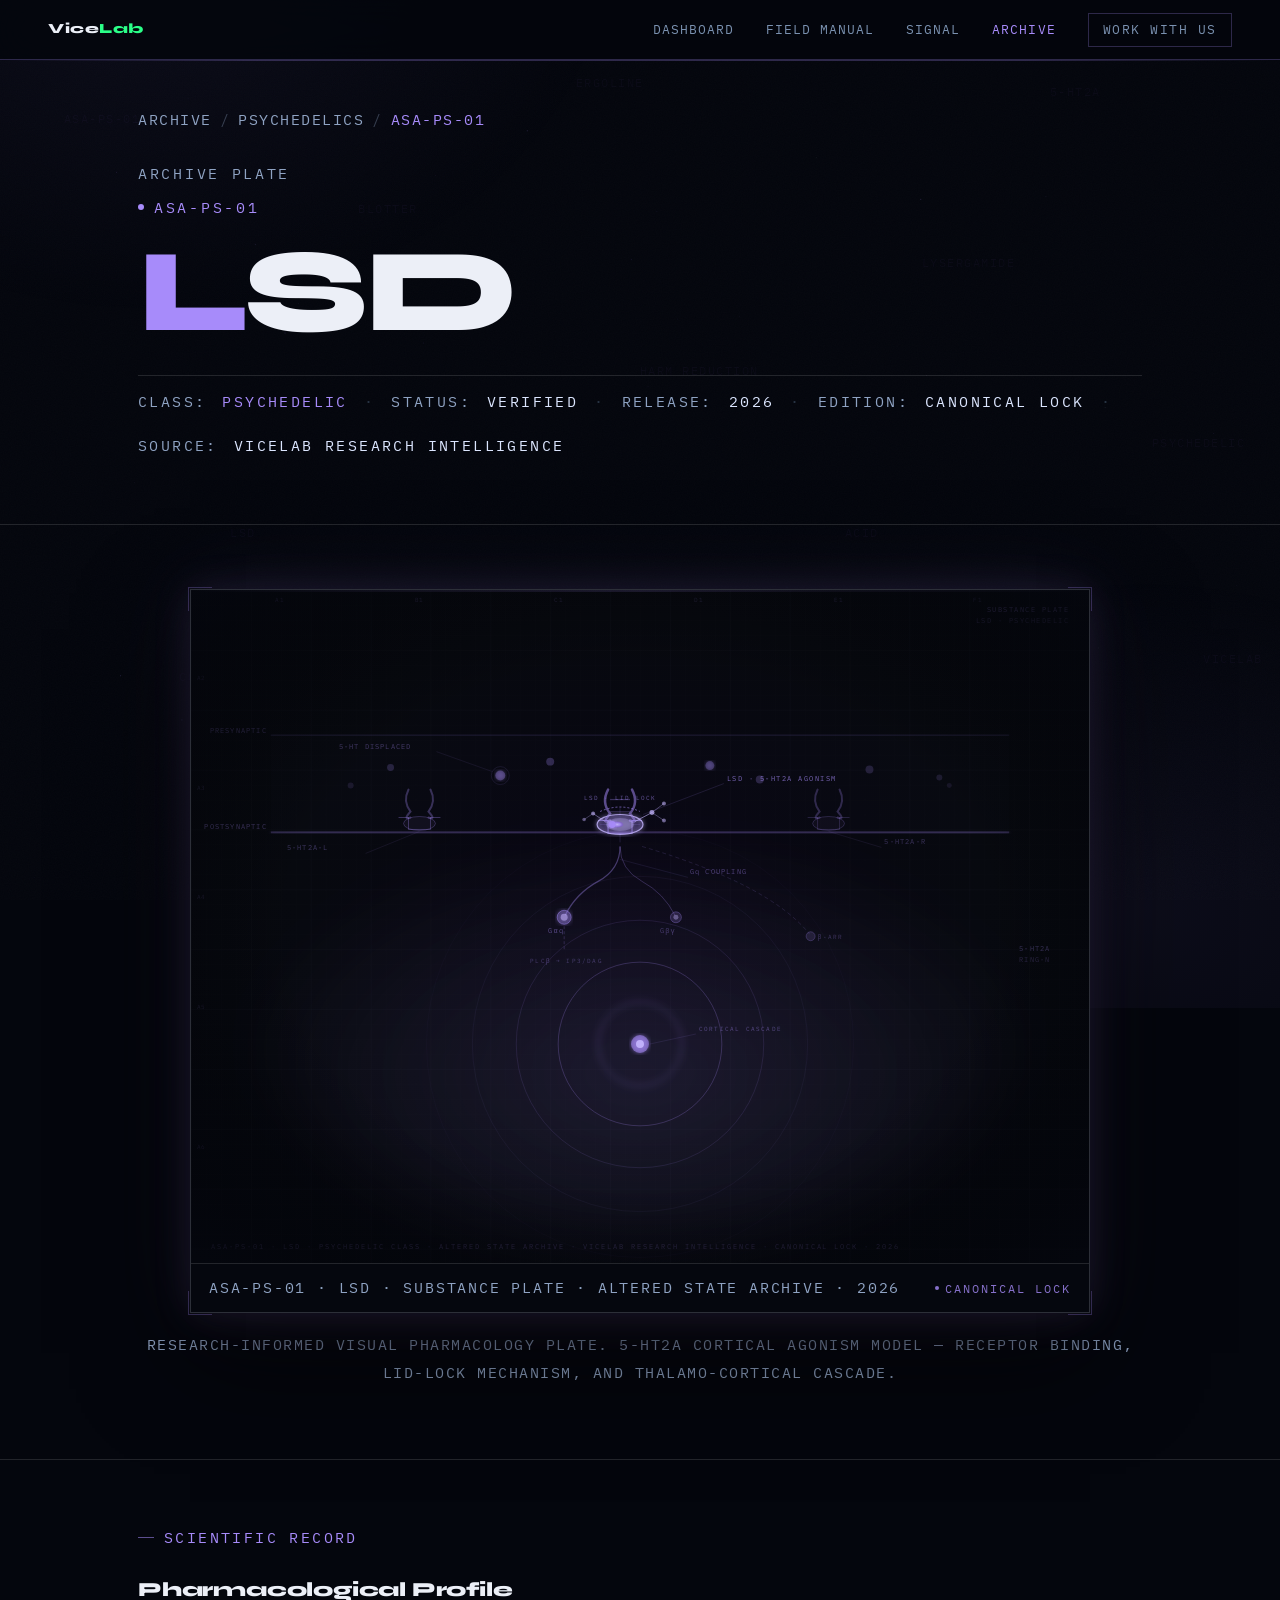
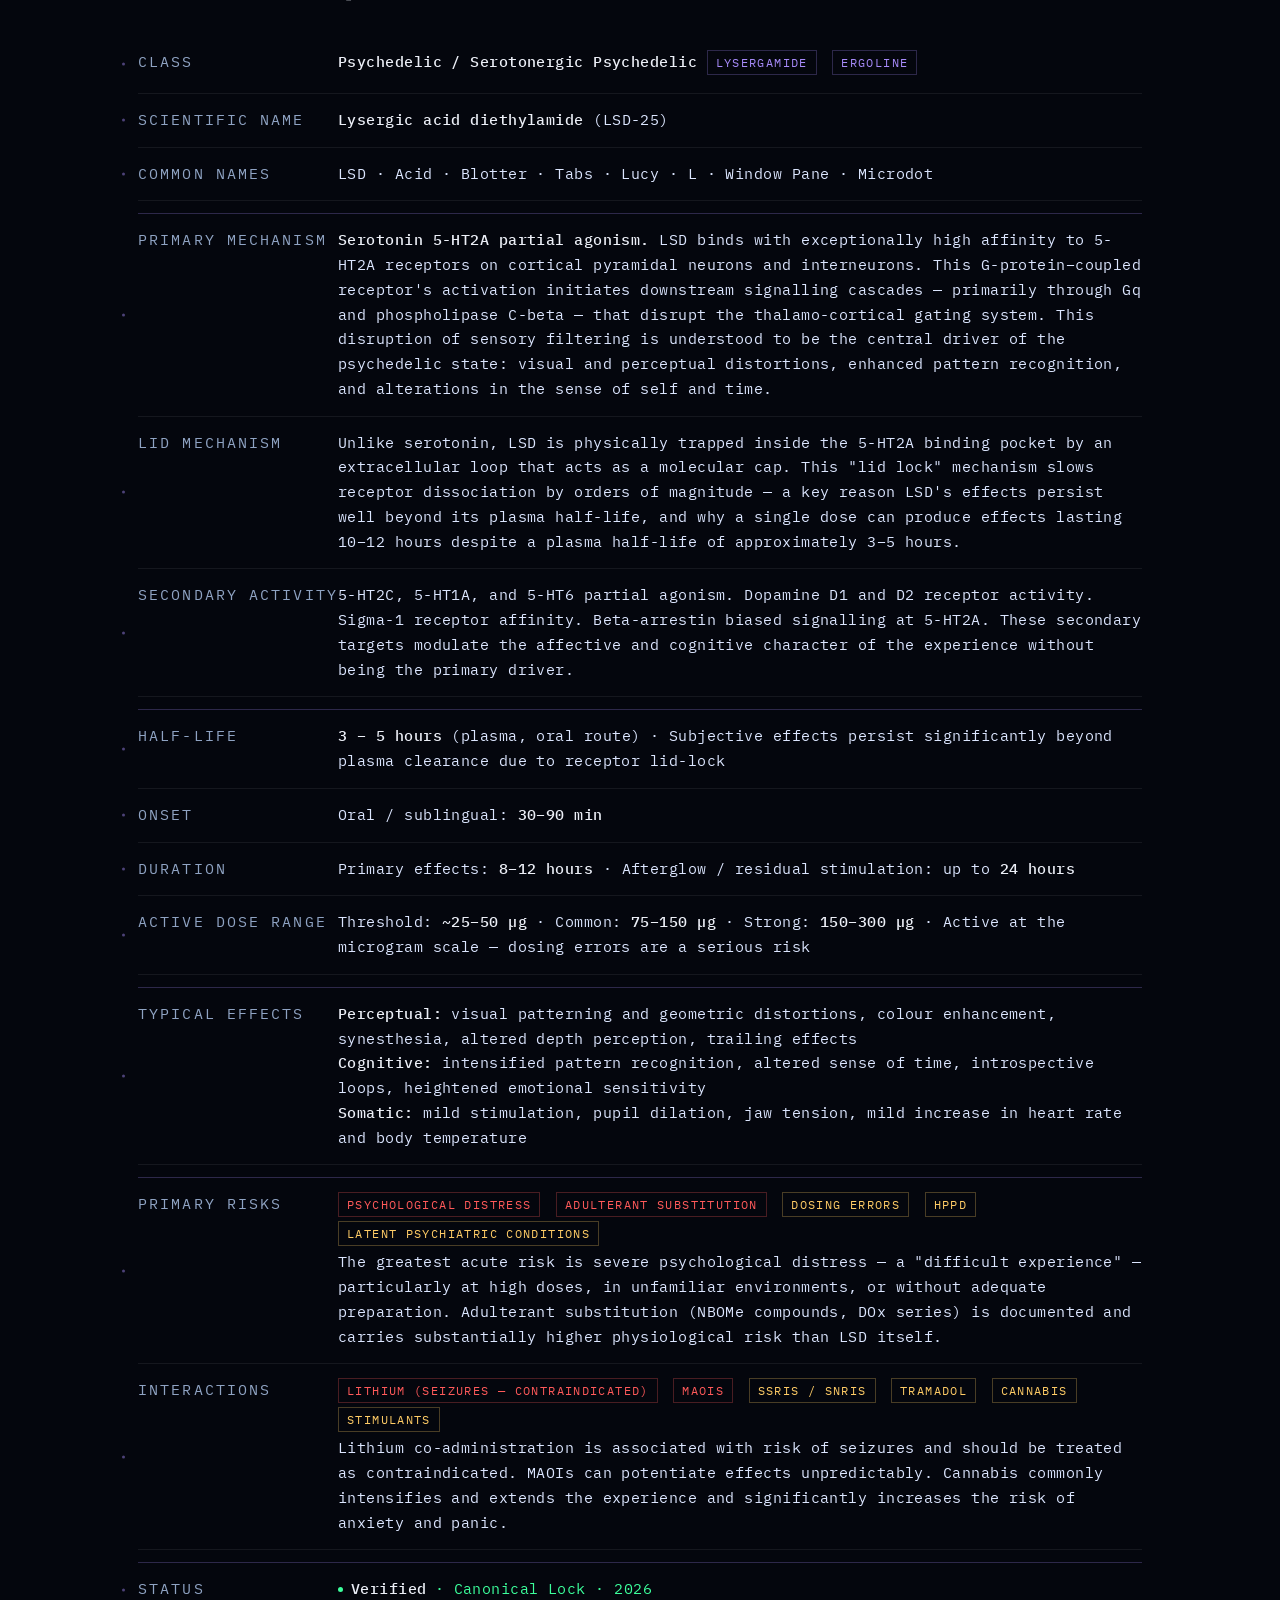
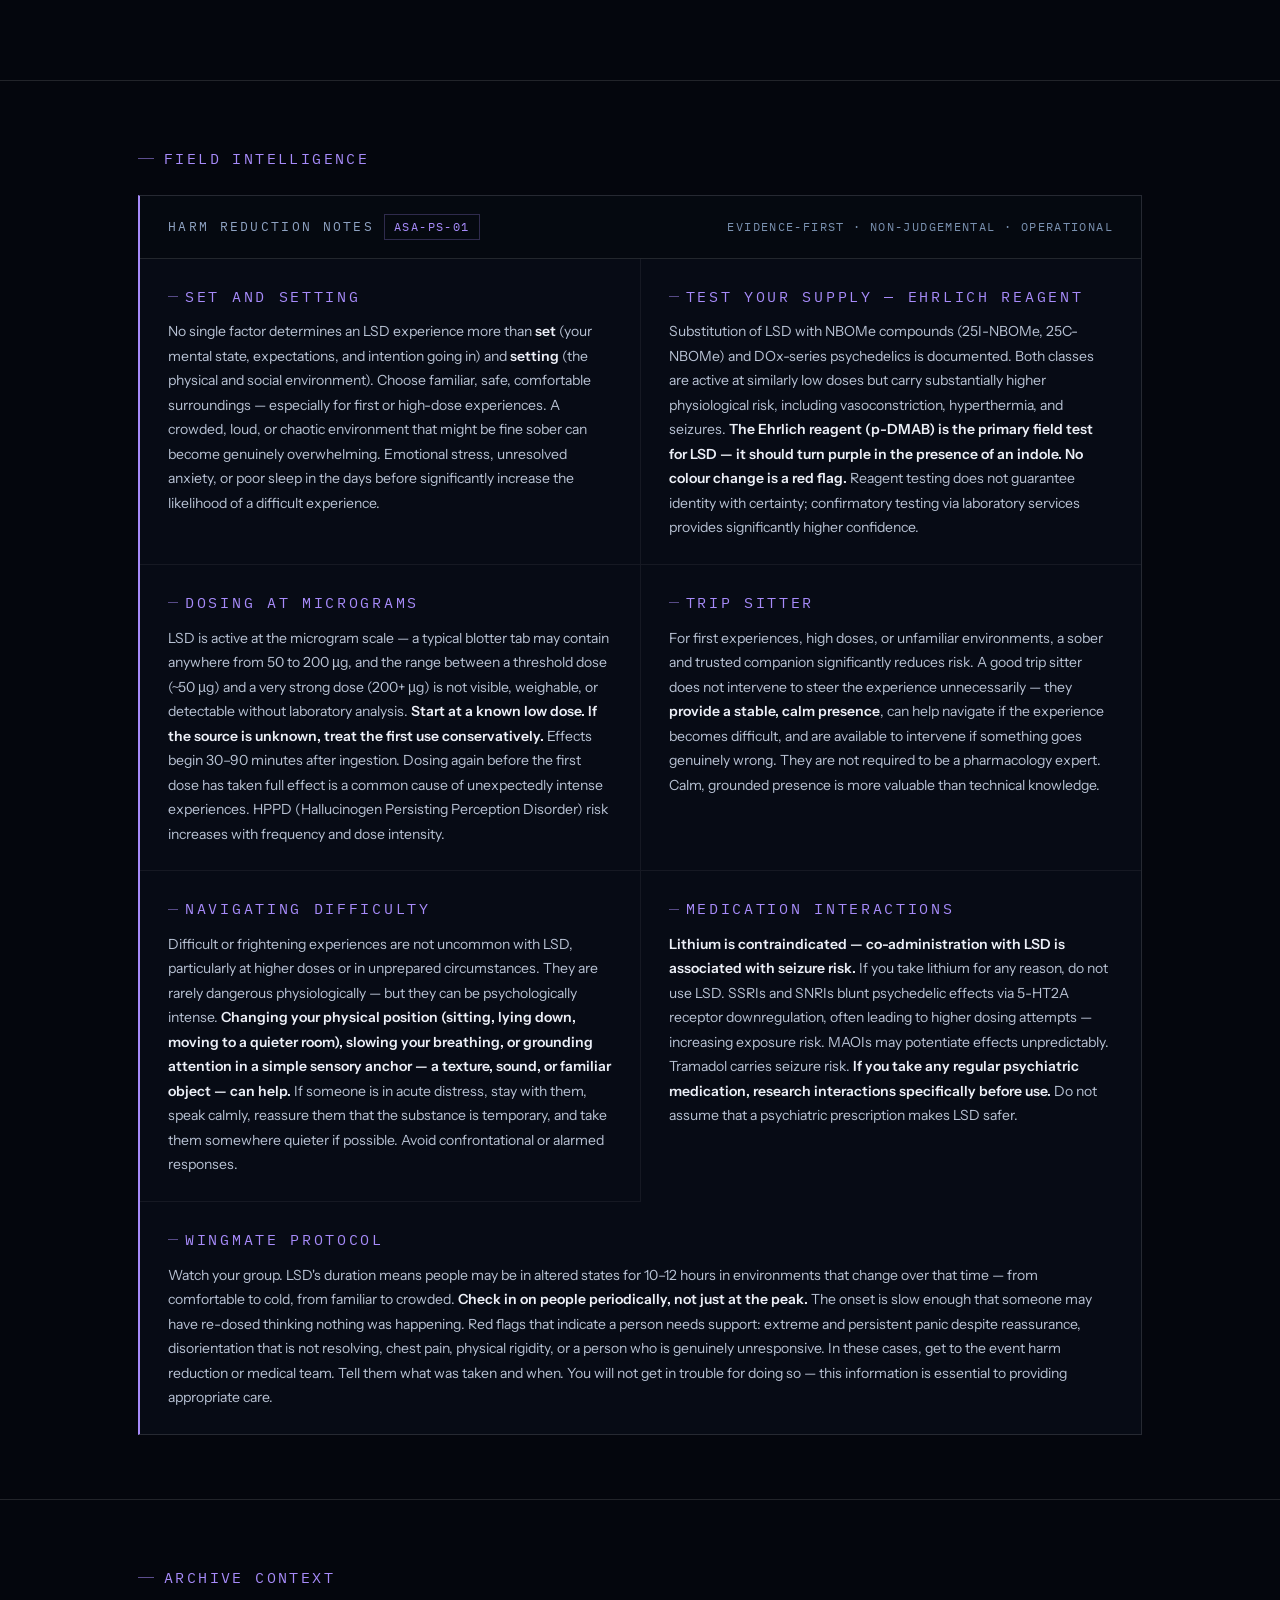
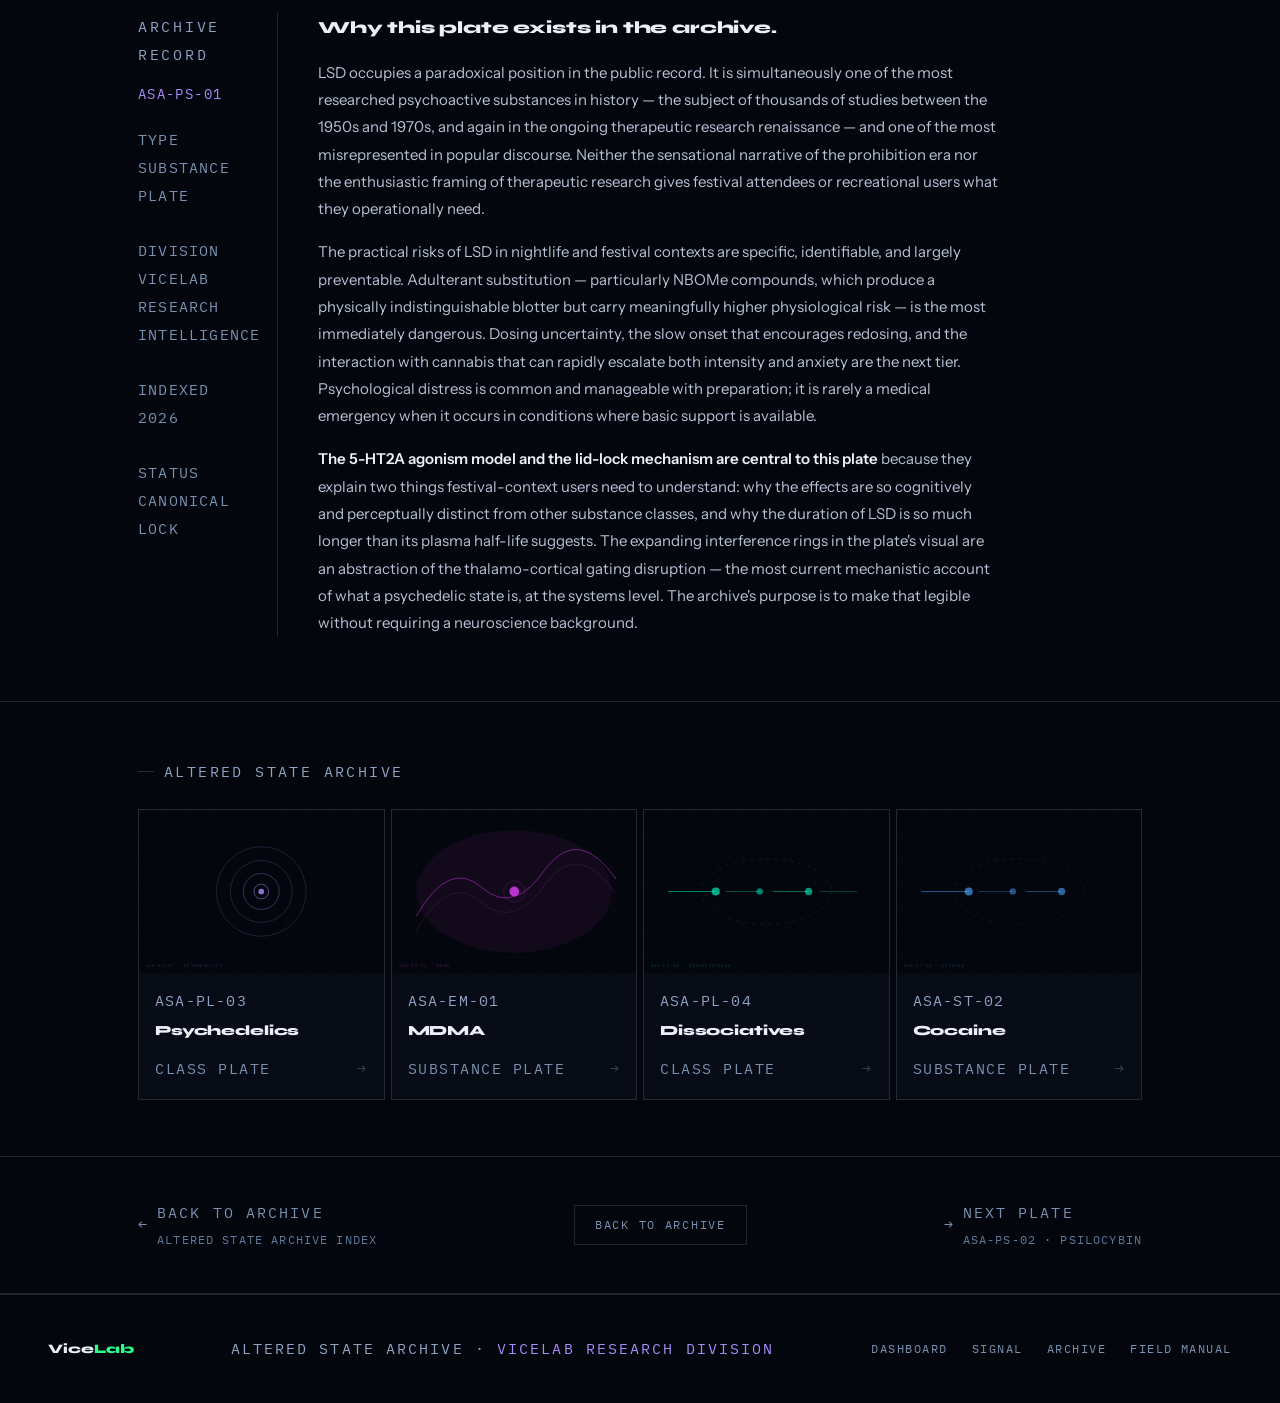
<file: asa-ps-01-lsd.html>
<!DOCTYPE html>
<!--
╔══════════════════════════════════════════════════════════════════════════╗
║  ASA-PS-01 · LSD — Altered State Archive · ViceLab                     ║
║  Template: asa-plate-template-v2.html                                   ║
║  Class: Psychedelic · Accent: #A78BFA (Lavender Purple)                 ║
╚══════════════════════════════════════════════════════════════════════════╝
-->
<html lang="en"
  data-cc-rgb="167,139,250"
  data-plate-tags="ASA-PS-01,LSD,5-HT2A,PSYCHEDELIC,SEROTONIN,LYSERGIC ACID,LYSERGAMIDE,CORTEX,HARM REDUCTION,VICELAB,ACID,BLOTTER,ERGOLINE,THALAMUS">

<head>
<meta charset="UTF-8">
<meta name="viewport" content="width=device-width, initial-scale=1.0">
<title>ASA-PS-01 · LSD — Altered State Archive · ViceLab</title>
<link rel="preconnect" href="https://fonts.googleapis.com">
<link href="https://fonts.googleapis.com/css2?family=Syne:wght@700;800&family=IBM+Plex+Mono:ital,wght@0,300;0,400;0,500;1,300&family=Instrument+Sans:ital,wght@0,400;0,500;0,600;1,400&display=swap" rel="stylesheet">
<link rel="stylesheet" href="asa-plate.css">
<style>
/* CONFIG ② — Psychedelic class: lavender purple */
:root {
  --cc:        #A78BFA;
  --cc-dim:    rgba(167, 139, 250, 0.06);
  --cc-mid:    rgba(167, 139, 250, 0.13);
  --cc-border: rgba(167, 139, 250, 0.26);
  --cc-glow:   0 0 36px rgba(167,139,250,0.14), 0 0 80px rgba(167,139,250,0.06);
  --cc-pulse:  rgba(167, 139, 250, 0.28);
}
</style>
</head>

<body>
<canvas id="c-field"></canvas>
<div class="nebula"></div>
<div class="grain"></div>
<div class="tag-layer" id="tag-layer"></div>

<div class="site">

<nav>
  <a href="/" class="nav-logo">Vice<em>Lab</em></a>
  <div class="nav-links">
    <a href="/dashboard">Dashboard</a>
    <a href="/field-manual">Field Manual</a>
    <a href="/signal">Signal</a>
    <a href="/archive" class="nav-active">Archive</a>
    <a href="/contact" class="nav-badge">Work with us</a>
  </div>
</nav>


<!-- ① ARCHIVE HEADER -->
<div class="arc-header">
<div class="container">
  <div class="breadcrumb reveal">
    <a href="/archive">Archive</a>
    <span class="breadcrumb-sep">/</span>
    <a href="/archive?filter=psychedelic">Psychedelics</a>
    <span class="breadcrumb-sep">/</span>
    <span class="breadcrumb-current">ASA-PS-01</span>
  </div>
  <div class="arc-plate-label reveal">ARCHIVE PLATE</div>
  <div class="arc-plate-id reveal">
    <span class="arc-plate-id-dot"></span>
    ASA-PS-01
  </div>
  <h1 class="arc-title reveal">
    <span class="arc-title-accent">L</span>SD
  </h1>
  <div class="arc-system-strip reveal">
    <span>CLASS:</span>
    <span class="arc-strip-val accent">Psychedelic</span>
    <span class="arc-system-strip-sep">·</span>
    <span>STATUS:</span>
    <span class="arc-strip-val">Verified</span>
    <span class="arc-system-strip-sep">·</span>
    <span>RELEASE:</span>
    <span class="arc-strip-val">2026</span>
    <span class="arc-system-strip-sep">·</span>
    <span>EDITION:</span>
    <span class="arc-strip-val">Canonical Lock</span>
    <span class="arc-system-strip-sep">·</span>
    <span>SOURCE:</span>
    <span class="arc-strip-val">ViceLab Research Intelligence</span>
  </div>
</div>
</div>


<!-- ② PLATE ARTIFACT DISPLAY -->
<section class="plate-display-section">
<div class="container">
  <div class="plate-frame-wrap reveal">
    <div class="corner-tr"></div>
    <div class="corner-bl"></div>
    <div class="plate-frame">
      <div class="plate-visual">
        <svg viewBox="0 0 900 675" xmlns="http://www.w3.org/2000/svg" preserveAspectRatio="xMidYMid slice">
          <defs>
            <radialGradient id="bg-g" cx="50%" cy="42%" r="70%">
              <stop offset="0%"   stop-color="#080612"/>
              <stop offset="55%"  stop-color="#07090F"/>
              <stop offset="100%" stop-color="#04060D"/>
            </radialGradient>
            <radialGradient id="core-g" cx="50%" cy="60%" r="55%">
              <stop offset="0%"   stop-color="#A78BFA" stop-opacity="0.14"/>
              <stop offset="100%" stop-color="#A78BFA" stop-opacity="0"/>
            </radialGradient>
            <radialGradient id="lsd-core" cx="50%" cy="50%" r="50%">
              <stop offset="0%"   stop-color="#C4B5FD" stop-opacity="0.95"/>
              <stop offset="55%"  stop-color="#A78BFA" stop-opacity="0.75"/>
              <stop offset="100%" stop-color="#7C3AED" stop-opacity="0.15"/>
            </radialGradient>
            <pattern id="coord-grid" width="60" height="60" patternUnits="userSpaceOnUse">
              <path d="M 60 0 L 0 0 0 60" fill="none" stroke="rgba(167,139,250,0.040)" stroke-width="0.5"/>
            </pattern>
            <pattern id="fine-grid" width="15" height="15" patternUnits="userSpaceOnUse">
              <path d="M 15 0 L 0 0 0 15" fill="none" stroke="rgba(167,139,250,0.015)" stroke-width="0.3"/>
            </pattern>
            <filter id="gf-soft"><feGaussianBlur stdDeviation="2.2" result="b"/><feMerge><feMergeNode in="b"/><feMergeNode in="SourceGraphic"/></feMerge></filter>
            <filter id="gf-haze"><feGaussianBlur stdDeviation="12"/></filter>
            <filter id="gf-haze-lg"><feGaussianBlur stdDeviation="28"/></filter>
            <filter id="gf-ring"><feGaussianBlur stdDeviation="3.5"/></filter>
            <radialGradient id="vignette-g" cx="50%" cy="50%" r="70%">
              <stop offset="55%"  stop-color="transparent"/>
              <stop offset="100%" stop-color="rgba(4,6,13,0.65)"/>
            </radialGradient>
            <marker id="arr" markerWidth="6" markerHeight="6" refX="3" refY="3" orient="auto">
              <path d="M 0 0 L 6 3 L 0 6 Z" fill="rgba(167,139,250,0.60)"/>
            </marker>
          </defs>

          <rect width="900" height="675" fill="url(#bg-g)"/>
          <rect width="900" height="675" fill="url(#fine-grid)"/>
          <rect width="900" height="675" fill="url(#coord-grid)"/>

          <!-- Ambient psychedelic glow — lower, emanating from signal cascade -->
          <ellipse cx="450" cy="440" rx="380" ry="220" fill="url(#core-g)" filter="url(#gf-haze-lg)"/>

          <!-- ── LSD: 5-HT2A CORTICAL AGONISM MODEL ──
               Visual concept: LSD locked in the 5-HT2A binding pocket
               on a cortical pyramidal neuron's postsynaptic membrane.
               Downstream signal cascade represented as expanding
               interference rings — the cortical network perturbation
               that underlies the psychedelic state.
               The LID mechanism: LSD is trapped unusually long
               in the receptor by an extracellular loop acting as a cap.
          -->

          <!-- PRESYNAPTIC indicator (upper) -->
          <rect x="80" y="145" width="740" height="1" fill="rgba(167,139,250,0.12)" filter="url(#gf-soft)"/>
          <text x="76" y="143" text-anchor="end" font-family="IBM Plex Mono,monospace" font-size="7" fill="rgba(167,139,250,0.28)" letter-spacing="1.2">PRESYNAPTIC</text>

          <!-- Synaptic cleft shading -->
          <rect x="80" y="146" width="740" height="96" fill="rgba(167,139,250,0.007)"/>

          <!-- POSTSYNAPTIC MEMBRANE (cortical pyramidal cell dendrite) -->
          <rect x="80" y="242" width="740" height="1.5" fill="rgba(167,139,250,0.24)" filter="url(#gf-soft)"/>
          <rect x="80" y="244" width="740" height="0.5"  fill="rgba(167,139,250,0.10)"/>
          <text x="76" y="240" text-anchor="end" font-family="IBM Plex Mono,monospace" font-size="7" fill="rgba(167,139,250,0.38)" letter-spacing="1.2">POSTSYNAPTIC</text>

          <!-- ── PRIMARY 5-HT2A RECEPTOR — central, main LSD interaction site ── -->
          <!-- Left helix arm -->
          <path d="M 418 200 Q 411 213 420 224 Q 411 235 420 231"
            fill="none" stroke="rgba(167,139,250,0.52)" stroke-width="2.5" stroke-linecap="round"/>
          <!-- Right helix arm -->
          <path d="M 442 200 Q 449 213 440 224 Q 449 235 440 231"
            fill="none" stroke="rgba(167,139,250,0.52)" stroke-width="2.5" stroke-linecap="round"/>
          <!-- Helix cross-bridges -->
          <line x1="420" y1="210" x2="440" y2="210" stroke="rgba(167,139,250,0.30)" stroke-width="1.2"/>
          <line x1="420" y1="222" x2="440" y2="222" stroke="rgba(167,139,250,0.22)" stroke-width="1.0"/>
          <!-- Receptor mouth channel -->
          <path d="M 408 231 L 418 231 L 418 244 L 442 244 L 442 231 L 452 231"
            fill="none" stroke="#A78BFA" stroke-width="1.2" stroke-opacity="0.55"/>

          <!-- ── LSD MOLECULE — locked in the 5-HT2A binding pocket ── -->
          <!-- LSD has an unusually complex ergoline tetracyclic ring system.
               Represented here as a layered elliptical geometry — larger
               and more angular than serotonin's simple indole. -->

          <!-- Outer ergoline boundary -->
          <ellipse cx="430" cy="235" rx="23" ry="10"
            fill="rgba(167,139,250,0.16)" stroke="#C4B5FD" stroke-width="1.2" stroke-opacity="0.82"
            filter="url(#gf-soft)"/>
          <!-- Inner indole / D-ring -->
          <ellipse cx="430" cy="235" rx="14" ry="6.5"
            fill="rgba(196,181,253,0.30)" filter="url(#gf-soft)"/>
          <!-- Core binding anchor — indole nitrogen contact -->
          <ellipse cx="427" cy="235" rx="6.5" ry="3.2"
            fill="url(#lsd-core)"/>
          <!-- Indole nitrogen (primary receptor contact point) -->
          <circle cx="422" cy="235" r="3.5"
            fill="#A78BFA" fill-opacity="0.90" filter="url(#gf-soft)"/>

          <!-- Diethylamide arm — the distinguishing structural feature of LSD
               (this is what differentiates it from natural lysergamides) -->
          <line x1="445" y1="232" x2="462" y2="223" stroke="#C4B5FD" stroke-width="0.9" stroke-opacity="0.68"/>
          <circle cx="462" cy="223" r="2.5" fill="#C4B5FD" fill-opacity="0.75"/>
          <line x1="462" y1="223" x2="474" y2="214" stroke="#C4B5FD" stroke-width="0.7" stroke-opacity="0.52"/>
          <circle cx="474" cy="214" r="2"   fill="#C4B5FD" fill-opacity="0.58"/>
          <line x1="462" y1="223" x2="474" y2="231" stroke="#C4B5FD" stroke-width="0.7" stroke-opacity="0.46"/>
          <circle cx="474" cy="231" r="2"   fill="#C4B5FD" fill-opacity="0.52"/>

          <!-- A-ring / lysergic acid backbone -->
          <line x1="415" y1="232" x2="403" y2="224" stroke="#C4B5FD" stroke-width="0.8" stroke-opacity="0.56"/>
          <circle cx="403" cy="224" r="2"   fill="#C4B5FD" fill-opacity="0.62"/>
          <line x1="403" y1="224" x2="394" y2="230" stroke="#C4B5FD" stroke-width="0.7" stroke-opacity="0.40"/>
          <circle cx="394" cy="230" r="1.8" fill="#C4B5FD" fill-opacity="0.44"/>

          <!-- LID MECHANISM — extracellular loop acts as a molecular cap,
               trapping LSD in the receptor far longer than serotonin.
               This accounts for LSD's unusually extended duration. -->
          <path d="M 410 222 Q 430 213 450 222"
            fill="none" stroke="#A78BFA" stroke-width="1.0" stroke-opacity="0.60"
            stroke-dasharray="2 2"/>
          <text x="430" y="210" text-anchor="middle"
            font-family="IBM Plex Mono,monospace" font-size="6"
            fill="rgba(167,139,250,0.58)" letter-spacing="1.2">LSD · LID LOCK</text>

          <!-- Crosshair at primary binding site -->
          <g stroke="#A78BFA" stroke-width="0.5" stroke-opacity="0.32">
            <line x1="430" y1="218" x2="430" y2="227"/>
            <line x1="430" y1="244" x2="430" y2="253"/>
            <line x1="410" y1="235" x2="418" y2="235"/>
            <line x1="442" y1="235" x2="450" y2="235"/>
          </g>

          <!-- ── G-PROTEIN COUPLING — downstream of 5-HT2A activation ── -->
          <!-- Gq alpha subunit dissociation — primary signalling pathway -->
          <path d="M 430 257 Q 430 280 408 292 Q 386 304 375 326"
            fill="none" stroke="rgba(167,139,250,0.38)" stroke-width="1.2"/>
          <path d="M 430 257 Q 430 280 452 292 Q 474 304 485 326"
            fill="none" stroke="rgba(167,139,250,0.26)" stroke-width="1.0"/>

          <!-- Gq alpha subunit (primary) -->
          <circle cx="374" cy="328" r="7"
            fill="rgba(167,139,250,0.26)" stroke="#A78BFA" stroke-width="0.8" stroke-opacity="0.58"
            filter="url(#gf-soft)"/>
          <circle cx="374" cy="328" r="3.5" fill="rgba(196,181,253,0.55)"/>
          <!-- Gβγ dimer (secondary) -->
          <circle cx="486" cy="328" r="5.5"
            fill="rgba(167,139,250,0.18)" stroke="#A78BFA" stroke-width="0.7" stroke-opacity="0.42"/>
          <circle cx="486" cy="328" r="2.5" fill="rgba(196,181,253,0.38)"/>

          <text x="358" y="344" font-family="IBM Plex Mono,monospace" font-size="7" fill="rgba(167,139,250,0.48)" letter-spacing="1.2">Gαq</text>
          <text x="470" y="344" font-family="IBM Plex Mono,monospace" font-size="7" fill="rgba(167,139,250,0.36)" letter-spacing="1.2">Gβγ</text>

          <!-- PLC-beta activation (downstream of Gq) -->
          <line x1="374" y1="337" x2="374" y2="360" stroke="rgba(167,139,250,0.28)" stroke-width="0.8" stroke-dasharray="3 2"/>
          <text x="340" y="374" font-family="IBM Plex Mono,monospace" font-size="6.5" fill="rgba(167,139,250,0.35)" letter-spacing="1.2">PLCβ → IP3/DAG</text>

          <!-- ── CORTICAL EXCITATION CASCADE — expanding interference rings ── -->
          <!-- The expanding rings represent the thalamo-cortical gating disruption
               — the core of the psychedelic state — radiating out from the
               initial receptor activation event. -->
          <circle cx="450" cy="455" r="42"  fill="none" stroke="#A78BFA" stroke-width="0.9" stroke-opacity="0.52" filter="url(#gf-ring)"/>
          <circle cx="450" cy="455" r="82"  fill="none" stroke="#A78BFA" stroke-width="0.65" stroke-opacity="0.36"/>
          <circle cx="450" cy="455" r="124" fill="none" stroke="#A78BFA" stroke-width="0.50" stroke-opacity="0.24"/>
          <circle cx="450" cy="455" r="168" fill="none" stroke="#A78BFA" stroke-width="0.38" stroke-opacity="0.15"/>
          <circle cx="450" cy="455" r="214" fill="none" stroke="#A78BFA" stroke-width="0.28" stroke-opacity="0.09"/>

          <!-- Signal origin -->
          <circle cx="450" cy="455" r="9"
            fill="#A78BFA" fill-opacity="0.55" filter="url(#gf-soft)"/>
          <circle cx="450" cy="455" r="4"
            fill="#C4B5FD" fill-opacity="0.92"/>

          <!-- Cascade label -->
          <line x1="460" y1="455" x2="506" y2="445" stroke="rgba(167,139,250,0.22)" stroke-width="0.5"/>
          <text x="509" y="442" font-family="IBM Plex Mono,monospace" font-size="6.5" fill="rgba(167,139,250,0.44)" letter-spacing="1.2">CORTICAL CASCADE</text>

          <!-- ── SECONDARY 5-HT2A RECEPTOR — left, unoccupied ── -->
          <path d="M 218 200 Q 212 212 220 222 Q 212 231 220 228"
            fill="none" stroke="rgba(167,139,250,0.30)" stroke-width="2" stroke-linecap="round"/>
          <path d="M 240 200 Q 246 212 238 222 Q 246 231 238 228"
            fill="none" stroke="rgba(167,139,250,0.30)" stroke-width="2" stroke-linecap="round"/>
          <path d="M 208 228 L 218 228 L 218 240 L 240 240 L 240 228 L 250 228"
            fill="none" stroke="#A78BFA" stroke-width="0.9" stroke-opacity="0.35"/>
          <!-- Unoccupied receptor mouth — open -->
          <ellipse cx="229" cy="234" rx="16" ry="7"
            fill="rgba(167,139,250,0.05)" stroke="#A78BFA" stroke-width="0.7" stroke-opacity="0.35"/>

          <!-- ── TERTIARY 5-HT2A RECEPTOR — right, unoccupied ── -->
          <path d="M 628 200 Q 622 212 630 222 Q 622 231 630 228"
            fill="none" stroke="rgba(167,139,250,0.25)" stroke-width="2" stroke-linecap="round"/>
          <path d="M 650 200 Q 656 212 648 222 Q 656 231 648 228"
            fill="none" stroke="rgba(167,139,250,0.25)" stroke-width="2" stroke-linecap="round"/>
          <path d="M 618 228 L 628 228 L 628 240 L 650 240 L 650 228 L 660 228"
            fill="none" stroke="#A78BFA" stroke-width="0.7" stroke-opacity="0.28"/>
          <ellipse cx="639" cy="234" rx="16" ry="7"
            fill="rgba(167,139,250,0.04)" stroke="#A78BFA" stroke-width="0.7" stroke-opacity="0.28"/>

          <!-- ── NATURAL 5-HT MOLECULES — sparse in cleft ── -->
          <!-- LSD's 5-HT2A affinity is ~10–100x greater than serotonin itself.
               Endogenous serotonin is effectively outcompeted at active dose. -->
          <circle cx="310" cy="186" r="5"   fill="#A78BFA" fill-opacity="0.32" filter="url(#gf-soft)"/>
          <circle cx="310" cy="186" r="9"   fill="none" stroke="#A78BFA" stroke-width="0.6" stroke-opacity="0.18"/>
          <circle cx="360" cy="172" r="4"   fill="#A78BFA" fill-opacity="0.26"/>
          <circle cx="520" cy="176" r="4.5" fill="#A78BFA" fill-opacity="0.28" filter="url(#gf-soft)"/>
          <circle cx="570" cy="190" r="4"   fill="#A78BFA" fill-opacity="0.22"/>
          <circle cx="200" cy="178" r="3.5" fill="#A78BFA" fill-opacity="0.20"/>
          <circle cx="680" cy="180" r="4"   fill="#A78BFA" fill-opacity="0.18"/>
          <circle cx="750" cy="188" r="3"   fill="#A78BFA" fill-opacity="0.14"/>
          <circle cx="160" cy="196" r="3"   fill="#A78BFA" fill-opacity="0.12"/>
          <circle cx="760" cy="196" r="2.5" fill="#A78BFA" fill-opacity="0.10"/>

          <!-- ── BETA-ARRESTIN PATHWAY — alternate downstream route ── -->
          <!-- LSD shows biased signalling toward beta-arrestin (GRK/beta-arrestin2).
               This pathway is associated with the unique character of LSD effects. -->
          <path d="M 452 257 Q 580 295 620 345"
            fill="none" stroke="rgba(167,139,250,0.18)" stroke-width="0.8" stroke-dasharray="4 3"/>
          <circle cx="621" cy="347" r="4.5"
            fill="rgba(167,139,250,0.14)" stroke="#A78BFA" stroke-width="0.6" stroke-opacity="0.38"/>
          <text x="628" y="350" font-family="IBM Plex Mono,monospace" font-size="6.5" fill="rgba(167,139,250,0.32)" letter-spacing="1.2">β-ARR</text>

          <!-- ── ANNOTATION LAYER ── -->
          <!-- Primary: receptor binding -->
          <line x1="453" y1="225" x2="534" y2="194" stroke="rgba(167,139,250,0.28)" stroke-width="0.5"/>
          <text x="537" y="191" font-family="IBM Plex Mono,monospace" font-size="7.5" fill="#A78BFA" fill-opacity="0.70" letter-spacing="1.5">LSD · 5-HT2A AGONISM</text>

          <!-- G-protein coupling -->
          <line x1="430" y1="270" x2="498" y2="288" stroke="rgba(167,139,250,0.20)" stroke-width="0.5"/>
          <text x="500" y="285" font-family="IBM Plex Mono,monospace" font-size="7" fill="#A78BFA" fill-opacity="0.44" letter-spacing="1.2">Gq COUPLING</text>

          <!-- Displaced 5-HT -->
          <line x1="302" y1="182" x2="246" y2="162" stroke="rgba(167,139,250,0.18)" stroke-width="0.5"/>
          <text x="148" y="159" font-family="IBM Plex Mono,monospace" font-size="7" fill="#A78BFA" fill-opacity="0.38" letter-spacing="1.2">5-HT DISPLACED</text>

          <!-- Receptor labels -->
          <line x1="229" y1="242" x2="175" y2="264" stroke="rgba(167,139,250,0.18)" stroke-width="0.5"/>
          <text x="96"  y="261" font-family="IBM Plex Mono,monospace" font-size="7" fill="#A78BFA" fill-opacity="0.35" letter-spacing="1.2">5-HT2A-L</text>

          <line x1="639" y1="242" x2="692" y2="258" stroke="rgba(167,139,250,0.18)" stroke-width="0.5"/>
          <text x="695" y="255" font-family="IBM Plex Mono,monospace" font-size="7" fill="#A78BFA" fill-opacity="0.32" letter-spacing="1.2">5-HT2A-R</text>

          <!-- Wave label (ring system) -->
          <text x="830" y="362" font-family="IBM Plex Mono,monospace" font-size="7" fill="rgba(167,139,250,0.35)" letter-spacing="1.2">5-HT2A</text>
          <text x="830" y="373" font-family="IBM Plex Mono,monospace" font-size="7" fill="rgba(167,139,250,0.24)" letter-spacing="1.2">RING-N</text>

          <!-- Coordinate axis labels -->
          <text x="84"  y="12" font-family="IBM Plex Mono,monospace" font-size="6" fill="rgba(167,139,250,0.18)" letter-spacing="1">A1</text>
          <text x="224" y="12" font-family="IBM Plex Mono,monospace" font-size="6" fill="rgba(167,139,250,0.18)" letter-spacing="1">B1</text>
          <text x="364" y="12" font-family="IBM Plex Mono,monospace" font-size="6" fill="rgba(167,139,250,0.18)" letter-spacing="1">C1</text>
          <text x="504" y="12" font-family="IBM Plex Mono,monospace" font-size="6" fill="rgba(167,139,250,0.18)" letter-spacing="1">D1</text>
          <text x="644" y="12" font-family="IBM Plex Mono,monospace" font-size="6" fill="rgba(167,139,250,0.18)" letter-spacing="1">E1</text>
          <text x="784" y="12" font-family="IBM Plex Mono,monospace" font-size="6" fill="rgba(167,139,250,0.18)" letter-spacing="1">F1</text>
          <text x="6" y="90"  font-family="IBM Plex Mono,monospace" font-size="6" fill="rgba(167,139,250,0.14)" letter-spacing="0">A2</text>
          <text x="6" y="200" font-family="IBM Plex Mono,monospace" font-size="6" fill="rgba(167,139,250,0.14)" letter-spacing="0">A3</text>
          <text x="6" y="310" font-family="IBM Plex Mono,monospace" font-size="6" fill="rgba(167,139,250,0.14)" letter-spacing="0">A4</text>
          <text x="6" y="420" font-family="IBM Plex Mono,monospace" font-size="6" fill="rgba(167,139,250,0.14)" letter-spacing="0">A5</text>
          <text x="6" y="560" font-family="IBM Plex Mono,monospace" font-size="6" fill="rgba(167,139,250,0.14)" letter-spacing="0">A6</text>

          <text x="880" y="22" text-anchor="end" font-family="IBM Plex Mono,monospace" font-size="7" fill="rgba(167,139,250,0.30)" letter-spacing="1.5">SUBSTANCE PLATE</text>
          <text x="880" y="33" text-anchor="end" font-family="IBM Plex Mono,monospace" font-size="7" fill="rgba(167,139,250,0.20)" letter-spacing="1.5">LSD · PSYCHEDELIC</text>
          <text x="20" y="660" font-family="IBM Plex Mono,monospace" font-size="7" fill="#A78BFA" fill-opacity="0.22" letter-spacing="2">ASA-PS-01 · LSD · PSYCHEDELIC CLASS · ALTERED STATE ARCHIVE · VICELAB RESEARCH INTELLIGENCE · CANONICAL LOCK · 2026</text>

          <rect width="900" height="675" fill="url(#vignette-g)"/>
        </svg>
      </div>
      <div class="plate-strip">
        <div class="plate-strip-id">ASA-PS-01 · LSD · Substance Plate · Altered State Archive · 2026</div>
        <div class="plate-strip-status"><div class="plate-strip-dot"></div>Canonical Lock</div>
      </div>
    </div>
  </div>
  <p class="plate-caption reveal">
    Research-informed visual pharmacology plate. 5-HT2A Cortical Agonism Model — Receptor Binding, Lid-Lock Mechanism, and Thalamo-Cortical Cascade.
  </p>
</div>
</section>


<!-- ③ SCIENTIFIC METADATA PANEL -->
<section class="sci-meta-section">
<div class="container">
  <div class="section-eyebrow reveal">Scientific Record</div>
  <h2 class="section-title reveal">Pharmacological Profile</h2>
  <table class="meta-table reveal-stagger">
    <tbody>
      <tr>
        <td class="meta-key">Class</td>
        <td class="meta-val">
          <strong>Psychedelic / Serotonergic Psychedelic</strong>
          <span class="tag">Lysergamide</span>
          <span class="tag">Ergoline</span>
        </td>
      </tr>
      <tr>
        <td class="meta-key">Scientific Name</td>
        <td class="meta-val"><strong>Lysergic acid diethylamide</strong> (LSD-25)</td>
      </tr>
      <tr>
        <td class="meta-key">Common Names</td>
        <td class="meta-val">LSD · Acid · Blotter · Tabs · Lucy · L · Window Pane · Microdot</td>
      </tr>
      <tr class="meta-divider"><td colspan="2"></td></tr>
      <tr>
        <td class="meta-key">Primary Mechanism</td>
        <td class="meta-val">
          <strong>Serotonin 5-HT2A partial agonism.</strong>
          LSD binds with exceptionally high affinity to 5-HT2A receptors on cortical pyramidal neurons and interneurons. This G-protein–coupled receptor's activation initiates downstream signalling cascades — primarily through Gq and phospholipase C-beta — that disrupt the thalamo-cortical gating system. This disruption of sensory filtering is understood to be the central driver of the psychedelic state: visual and perceptual distortions, enhanced pattern recognition, and alterations in the sense of self and time.
        </td>
      </tr>
      <tr>
        <td class="meta-key">Lid Mechanism</td>
        <td class="meta-val">
          Unlike serotonin, LSD is physically trapped inside the 5-HT2A binding pocket by an extracellular loop that acts as a molecular cap. This "lid lock" mechanism slows receptor dissociation by orders of magnitude — a key reason LSD's effects persist well beyond its plasma half-life, and why a single dose can produce effects lasting 10–12 hours despite a plasma half-life of approximately 3–5 hours.
        </td>
      </tr>
      <tr>
        <td class="meta-key">Secondary Activity</td>
        <td class="meta-val">5-HT2C, 5-HT1A, and 5-HT6 partial agonism. Dopamine D1 and D2 receptor activity. Sigma-1 receptor affinity. Beta-arrestin biased signalling at 5-HT2A. These secondary targets modulate the affective and cognitive character of the experience without being the primary driver.</td>
      </tr>
      <tr class="meta-divider"><td colspan="2"></td></tr>
      <tr>
        <td class="meta-key">Half-Life</td>
        <td class="meta-val"><strong>3 – 5 hours</strong> (plasma, oral route) · Subjective effects persist significantly beyond plasma clearance due to receptor lid-lock</td>
      </tr>
      <tr>
        <td class="meta-key">Onset</td>
        <td class="meta-val">Oral / sublingual: <strong>30–90 min</strong></td>
      </tr>
      <tr>
        <td class="meta-key">Duration</td>
        <td class="meta-val">Primary effects: <strong>8–12 hours</strong> · Afterglow / residual stimulation: up to <strong>24 hours</strong></td>
      </tr>
      <tr>
        <td class="meta-key">Active Dose Range</td>
        <td class="meta-val">
          Threshold: <strong>~25–50 µg</strong> ·
          Common: <strong>75–150 µg</strong> ·
          Strong: <strong>150–300 µg</strong> ·
          Active at the microgram scale — dosing errors are a serious risk
        </td>
      </tr>
      <tr class="meta-divider"><td colspan="2"></td></tr>
      <tr>
        <td class="meta-key">Typical Effects</td>
        <td class="meta-val">
          <strong>Perceptual:</strong> visual patterning and geometric distortions, colour enhancement, synesthesia, altered depth perception, trailing effects<br>
          <strong>Cognitive:</strong> intensified pattern recognition, altered sense of time, introspective loops, heightened emotional sensitivity<br>
          <strong>Somatic:</strong> mild stimulation, pupil dilation, jaw tension, mild increase in heart rate and body temperature
        </td>
      </tr>
      <tr class="meta-divider"><td colspan="2"></td></tr>
      <tr>
        <td class="meta-key">Primary Risks</td>
        <td class="meta-val">
          <span class="tag alert">Psychological Distress</span>
          <span class="tag alert">Adulterant Substitution</span>
          <span class="tag warn">Dosing Errors</span>
          <span class="tag warn">HPPD</span>
          <span class="tag warn">Latent Psychiatric Conditions</span>
          <br>
          The greatest acute risk is severe psychological distress — a "difficult experience" — particularly at high doses, in unfamiliar environments, or without adequate preparation. Adulterant substitution (NBOMe compounds, DOx series) is documented and carries substantially higher physiological risk than LSD itself.
        </td>
      </tr>
      <tr>
        <td class="meta-key">Interactions</td>
        <td class="meta-val">
          <span class="tag alert">Lithium (seizures — contraindicated)</span>
          <span class="tag alert">MAOIs</span>
          <span class="tag warn">SSRIs / SNRIs</span>
          <span class="tag warn">Tramadol</span>
          <span class="tag warn">Cannabis</span>
          <span class="tag warn">Stimulants</span>
          <br>
          Lithium co-administration is associated with risk of seizures and should be treated as contraindicated. MAOIs can potentiate effects unpredictably. Cannabis commonly intensifies and extends the experience and significantly increases the risk of anxiety and panic.
        </td>
      </tr>
      <tr class="meta-divider"><td colspan="2"></td></tr>
      <tr>
        <td class="meta-key">Status</td>
        <td class="meta-val status-verified"><span class="status-dot"></span><strong>Verified</strong> · Canonical Lock · 2026</td>
      </tr>
    </tbody>
  </table>
</div>
</section>


<!-- ④ HARM REDUCTION NOTES -->
<section class="hr-section">
<div class="container">
  <div class="section-eyebrow reveal">Field Intelligence</div>
  <div class="hr-panel reveal">
    <div class="hr-panel-header">
      <div class="hr-panel-title">
        HARM REDUCTION NOTES
        <span class="hr-panel-title-mark">ASA-PS-01</span>
      </div>
      <div class="hr-panel-meta">Evidence-first · Non-judgemental · Operational</div>
    </div>
    <div class="hr-grid reveal-stagger">

      <div class="hr-note">
        <div class="hr-note-key">Set and Setting</div>
        <div class="hr-note-body">
          No single factor determines an LSD experience more than <strong>set</strong> (your mental state, expectations, and intention going in) and <strong>setting</strong> (the physical and social environment). Choose familiar, safe, comfortable surroundings — especially for first or high-dose experiences. A crowded, loud, or chaotic environment that might be fine sober can become genuinely overwhelming. Emotional stress, unresolved anxiety, or poor sleep in the days before significantly increase the likelihood of a difficult experience.
        </div>
      </div>

      <div class="hr-note">
        <div class="hr-note-key">Test Your Supply — Ehrlich Reagent</div>
        <div class="hr-note-body">
          Substitution of LSD with NBOMe compounds (25I-NBOMe, 25C-NBOMe) and DOx-series psychedelics is documented. Both classes are active at similarly low doses but carry substantially higher physiological risk, including vasoconstriction, hyperthermia, and seizures. <strong>The Ehrlich reagent (p-DMAB) is the primary field test for LSD — it should turn purple in the presence of an indole. No colour change is a red flag.</strong> Reagent testing does not guarantee identity with certainty; confirmatory testing via laboratory services provides significantly higher confidence.
        </div>
      </div>

      <div class="hr-note">
        <div class="hr-note-key">Dosing at Micrograms</div>
        <div class="hr-note-body">
          LSD is active at the microgram scale — a typical blotter tab may contain anywhere from 50 to 200 µg, and the range between a threshold dose (~50 µg) and a very strong dose (200+ µg) is not visible, weighable, or detectable without laboratory analysis. <strong>Start at a known low dose. If the source is unknown, treat the first use conservatively.</strong> Effects begin 30–90 minutes after ingestion. Dosing again before the first dose has taken full effect is a common cause of unexpectedly intense experiences. HPPD (Hallucinogen Persisting Perception Disorder) risk increases with frequency and dose intensity.
        </div>
      </div>

      <div class="hr-note">
        <div class="hr-note-key">Trip Sitter</div>
        <div class="hr-note-body">
          For first experiences, high doses, or unfamiliar environments, a sober and trusted companion significantly reduces risk. A good trip sitter does not intervene to steer the experience unnecessarily — they <strong>provide a stable, calm presence</strong>, can help navigate if the experience becomes difficult, and are available to intervene if something goes genuinely wrong. They are not required to be a pharmacology expert. Calm, grounded presence is more valuable than technical knowledge.
        </div>
      </div>

      <div class="hr-note">
        <div class="hr-note-key">Navigating Difficulty</div>
        <div class="hr-note-body">
          Difficult or frightening experiences are not uncommon with LSD, particularly at higher doses or in unprepared circumstances. They are rarely dangerous physiologically — but they can be psychologically intense. <strong>Changing your physical position (sitting, lying down, moving to a quieter room), slowing your breathing, or grounding attention in a simple sensory anchor — a texture, sound, or familiar object — can help.</strong> If someone is in acute distress, stay with them, speak calmly, reassure them that the substance is temporary, and take them somewhere quieter if possible. Avoid confrontational or alarmed responses.
        </div>
      </div>

      <div class="hr-note">
        <div class="hr-note-key">Medication Interactions</div>
        <div class="hr-note-body">
          <strong>Lithium is contraindicated — co-administration with LSD is associated with seizure risk.</strong> If you take lithium for any reason, do not use LSD. SSRIs and SNRIs blunt psychedelic effects via 5-HT2A receptor downregulation, often leading to higher dosing attempts — increasing exposure risk. MAOIs may potentiate effects unpredictably. Tramadol carries seizure risk. <strong>If you take any regular psychiatric medication, research interactions specifically before use.</strong> Do not assume that a psychiatric prescription makes LSD safer.
        </div>
      </div>

      <div class="hr-note full">
        <div class="hr-note-key">Wingmate Protocol</div>
        <div class="hr-note-body">
          Watch your group. LSD's duration means people may be in altered states for 10–12 hours in environments that change over that time — from comfortable to cold, from familiar to crowded. <strong>Check in on people periodically, not just at the peak.</strong> The onset is slow enough that someone may have re-dosed thinking nothing was happening. Red flags that indicate a person needs support: extreme and persistent panic despite reassurance, disorientation that is not resolving, chest pain, physical rigidity, or a person who is genuinely unresponsive. In these cases, get to the event harm reduction or medical team. Tell them what was taken and when. You will not get in trouble for doing so — this information is essential to providing appropriate care.
        </div>
      </div>

    </div>
  </div>
</div>
</section>


<!-- ⑤ RESEARCH NOTE / CONTEXT BLOCK -->
<section class="research-section">
<div class="container">
  <div class="section-eyebrow reveal">Archive Context</div>
  <div class="research-inner reveal">
    <div class="research-sidebar">
      <div class="research-sidebar-label">ARCHIVE<br>RECORD</div>
      <div class="research-sidebar-id">ASA-PS-01</div>
      <div class="research-sidebar-meta">
        Type<br>Substance Plate<br><br>
        Division<br>ViceLab Research<br>Intelligence<br><br>
        Indexed<br>2026<br><br>
        Status<br>Canonical Lock
      </div>
    </div>
    <div class="research-body">
      <h3 class="research-title">Why this plate exists in the archive.</h3>
      <div class="research-text">
        <p>LSD occupies a paradoxical position in the public record. It is simultaneously one of the most researched psychoactive substances in history — the subject of thousands of studies between the 1950s and 1970s, and again in the ongoing therapeutic research renaissance — and one of the most misrepresented in popular discourse. Neither the sensational narrative of the prohibition era nor the enthusiastic framing of therapeutic research gives festival attendees or recreational users what they operationally need.</p>
        <p>The practical risks of LSD in nightlife and festival contexts are specific, identifiable, and largely preventable. Adulterant substitution — particularly NBOMe compounds, which produce a physically indistinguishable blotter but carry meaningfully higher physiological risk — is the most immediately dangerous. Dosing uncertainty, the slow onset that encourages redosing, and the interaction with cannabis that can rapidly escalate both intensity and anxiety are the next tier. Psychological distress is common and manageable with preparation; it is rarely a medical emergency when it occurs in conditions where basic support is available.</p>
        <p><strong>The 5-HT2A agonism model and the lid-lock mechanism are central to this plate</strong> because they explain two things festival-context users need to understand: why the effects are so cognitively and perceptually distinct from other substance classes, and why the duration of LSD is so much longer than its plasma half-life suggests. The expanding interference rings in the plate's visual are an abstraction of the thalamo-cortical gating disruption — the most current mechanistic account of what a psychedelic state is, at the systems level. The archive's purpose is to make that legible without requiring a neuroscience background.</p>
      </div>
    </div>
  </div>
</div>
</section>


<!-- RELATED PLATES -->
<section class="related-section">
<div class="container">
  <div class="related-eyebrow reveal">Altered State Archive</div>
  <div class="related-grid reveal-stagger">

    <a href="/archive/plates/asa-pl-03" class="rel-card" data-accent="psychedelic">
      <div class="rel-thumb">
        <svg viewBox="0 0 300 200" xmlns="http://www.w3.org/2000/svg">
          <rect width="300" height="200" fill="#04060D"/>
          <defs>
            <pattern id="rg-ps" width="30" height="30" patternUnits="userSpaceOnUse">
              <path d="M30 0L0 0 0 30" fill="none" stroke="rgba(167,139,250,0.06)" stroke-width="0.5"/>
            </pattern>
          </defs>
          <rect width="300" height="200" fill="url(#rg-ps)"/>
          <circle cx="150" cy="100" r="55" fill="none" stroke="#A78BFA" stroke-width="0.7" stroke-opacity="0.30"/>
          <circle cx="150" cy="100" r="38" fill="none" stroke="#A78BFA" stroke-width="0.6" stroke-opacity="0.38"/>
          <circle cx="150" cy="100" r="22" fill="none" stroke="#A78BFA" stroke-width="0.8" stroke-opacity="0.48"/>
          <circle cx="150" cy="100" r="9"  fill="none" stroke="#A78BFA" stroke-width="1.0" stroke-opacity="0.62"/>
          <circle cx="150" cy="100" r="3.5" fill="#A78BFA" fill-opacity="0.82"/>
          <text x="8" y="193" font-family="IBM Plex Mono,monospace" font-size="5.5" fill="#A78BFA" fill-opacity="0.28" letter-spacing="1.5">ASA-PL-03 · PSYCHEDELICS</text>
        </svg>
      </div>
      <div class="rel-body">
        <div class="rel-id">ASA-PL-03</div>
        <div class="rel-title">Psychedelics</div>
        <div class="rel-class">Class Plate <span class="rel-arrow">→</span></div>
      </div>
    </a>

    <a href="/archive/plates/asa-em-01" class="rel-card" data-accent="empathogen">
      <div class="rel-thumb">
        <svg viewBox="0 0 300 200" xmlns="http://www.w3.org/2000/svg">
          <rect width="300" height="200" fill="#04060D"/>
          <defs>
            <pattern id="rg-em" width="30" height="30" patternUnits="userSpaceOnUse">
              <path d="M30 0L0 0 0 30" fill="none" stroke="rgba(228,60,255,0.06)" stroke-width="0.5"/>
            </pattern>
          </defs>
          <rect width="300" height="200" fill="url(#rg-em)"/>
          <ellipse cx="150" cy="100" rx="120" ry="75" fill="rgba(228,60,255,0.06)"/>
          <path d="M 30 130 Q 70 60 110 95 Q 150 130 190 70 Q 230 20 275 85" fill="none" stroke="#E43CFF" stroke-width="1" stroke-opacity="0.55"/>
          <path d="M 30 148 Q 70 78 110 113 Q 150 148 190 88 Q 230 38 275 103" fill="none" stroke="#E43CFF" stroke-width="0.6" stroke-opacity="0.28"/>
          <circle cx="150" cy="100" r="6" fill="#E43CFF" fill-opacity="0.80"/>
          <circle cx="150" cy="100" r="13" fill="none" stroke="#E43CFF" stroke-width="0.7" stroke-opacity="0.28"/>
          <text x="8" y="193" font-family="IBM Plex Mono,monospace" font-size="5.5" fill="#E43CFF" fill-opacity="0.30" letter-spacing="1.5">ASA-EM-01 · MDMA</text>
        </svg>
      </div>
      <div class="rel-body">
        <div class="rel-id">ASA-EM-01</div>
        <div class="rel-title">MDMA</div>
        <div class="rel-class">Substance Plate <span class="rel-arrow">→</span></div>
      </div>
    </a>

    <a href="/archive/plates/asa-pl-04" class="rel-card" data-accent="dissociative">
      <div class="rel-thumb">
        <svg viewBox="0 0 300 200" xmlns="http://www.w3.org/2000/svg">
          <rect width="300" height="200" fill="#04060D"/>
          <defs>
            <pattern id="rg-di" width="30" height="30" patternUnits="userSpaceOnUse">
              <path d="M30 0L0 0 0 30" fill="none" stroke="rgba(0,255,198,0.06)" stroke-width="0.5"/>
            </pattern>
          </defs>
          <rect width="300" height="200" fill="url(#rg-di)"/>
          <path d="M 30 100 L 88 100" stroke="#00FFC6" stroke-width="1.2" stroke-opacity="0.50"/>
          <path d="M 100 100 L 142 100" stroke="#00FFC6" stroke-width="1" stroke-opacity="0.35"/>
          <path d="M 158 100 L 202 100" stroke="#00FFC6" stroke-width="1.1" stroke-opacity="0.44"/>
          <path d="M 215 100 L 262 100" stroke="#00FFC6" stroke-width="0.9" stroke-opacity="0.30"/>
          <circle cx="88"  cy="100" r="5"   fill="#00FFC6" fill-opacity="0.65"/>
          <circle cx="142" cy="100" r="4"   fill="#00FFC6" fill-opacity="0.48"/>
          <circle cx="202" cy="100" r="4.5" fill="#00FFC6" fill-opacity="0.58"/>
          <ellipse cx="150" cy="100" rx="80" ry="40" fill="none" stroke="#00FFC6" stroke-width="0.6" stroke-opacity="0.20" stroke-dasharray="4 6"/>
          <text x="8" y="193" font-family="IBM Plex Mono,monospace" font-size="5.5" fill="#00FFC6" fill-opacity="0.28" letter-spacing="1.5">ASA-PL-04 · DISSOCIATIVES</text>
        </svg>
      </div>
      <div class="rel-body">
        <div class="rel-id">ASA-PL-04</div>
        <div class="rel-title">Dissociatives</div>
        <div class="rel-class">Class Plate <span class="rel-arrow">→</span></div>
      </div>
    </a>

    <a href="/archive/plates/asa-st-02" class="rel-card" data-accent="stimulant">
      <div class="rel-thumb">
        <svg viewBox="0 0 300 200" xmlns="http://www.w3.org/2000/svg">
          <rect width="300" height="200" fill="#04060D"/>
          <defs>
            <pattern id="rg-st" width="30" height="30" patternUnits="userSpaceOnUse">
              <path d="M30 0L0 0 0 30" fill="none" stroke="rgba(77,163,255,0.06)" stroke-width="0.5"/>
            </pattern>
          </defs>
          <rect width="300" height="200" fill="url(#rg-st)"/>
          <path d="M 30 100 L 88 100" stroke="#4DA3FF" stroke-width="1.2" stroke-opacity="0.50"/>
          <path d="M 100 100 L 142 100" stroke="#4DA3FF" stroke-width="1" stroke-opacity="0.35"/>
          <path d="M 158 100 L 202 100" stroke="#4DA3FF" stroke-width="1.1" stroke-opacity="0.44"/>
          <circle cx="88"  cy="100" r="5"   fill="#4DA3FF" fill-opacity="0.65"/>
          <circle cx="142" cy="100" r="4"   fill="#4DA3FF" fill-opacity="0.48"/>
          <circle cx="202" cy="100" r="4.5" fill="#4DA3FF" fill-opacity="0.58"/>
          <ellipse cx="150" cy="100" rx="80" ry="40" fill="none" stroke="#4DA3FF" stroke-width="0.6" stroke-opacity="0.20" stroke-dasharray="4 6"/>
          <text x="8" y="193" font-family="IBM Plex Mono,monospace" font-size="5.5" fill="#4DA3FF" fill-opacity="0.30" letter-spacing="1.5">ASA-ST-02 · COCAINE</text>
        </svg>
      </div>
      <div class="rel-body">
        <div class="rel-id">ASA-ST-02</div>
        <div class="rel-title">Cocaine</div>
        <div class="rel-class">Substance Plate <span class="rel-arrow">→</span></div>
      </div>
    </a>

  </div>
</div>
</section>


<!-- ⑥ PLATE NAVIGATION -->
<div class="plate-nav">
<div class="container">
  <div class="plate-nav-inner">
    <a href="/archive" class="plate-nav-link prev">
      <span>←</span>
      <span>Back to Archive<span class="plate-nav-link-sub">Altered State Archive Index</span></span>
    </a>
    <a href="/archive" class="plate-nav-back">Back to Archive</a>
    <a href="/archive/plates/asa-ps-02" class="plate-nav-link next">
      <span>Next Plate<span class="plate-nav-link-sub">ASA-PS-02 · Psilocybin</span></span>
      <span>→</span>
    </a>
  </div>
</div>
</div>

<footer>
  <a href="/" class="footer-brand">Vice<em>Lab</em></a>
  <div class="footer-sys">Altered State Archive · <em>ViceLab Research Division</em></div>
  <div class="footer-links">
    <a href="/dashboard">Dashboard</a>
    <a href="/signal">Signal</a>
    <a href="/archive">Archive</a>
    <a href="/field-manual">Field Manual</a>
  </div>
</footer>

</div><!-- /site -->
<script src="asa-plate.js"></script>
</body>
</html>
</file>
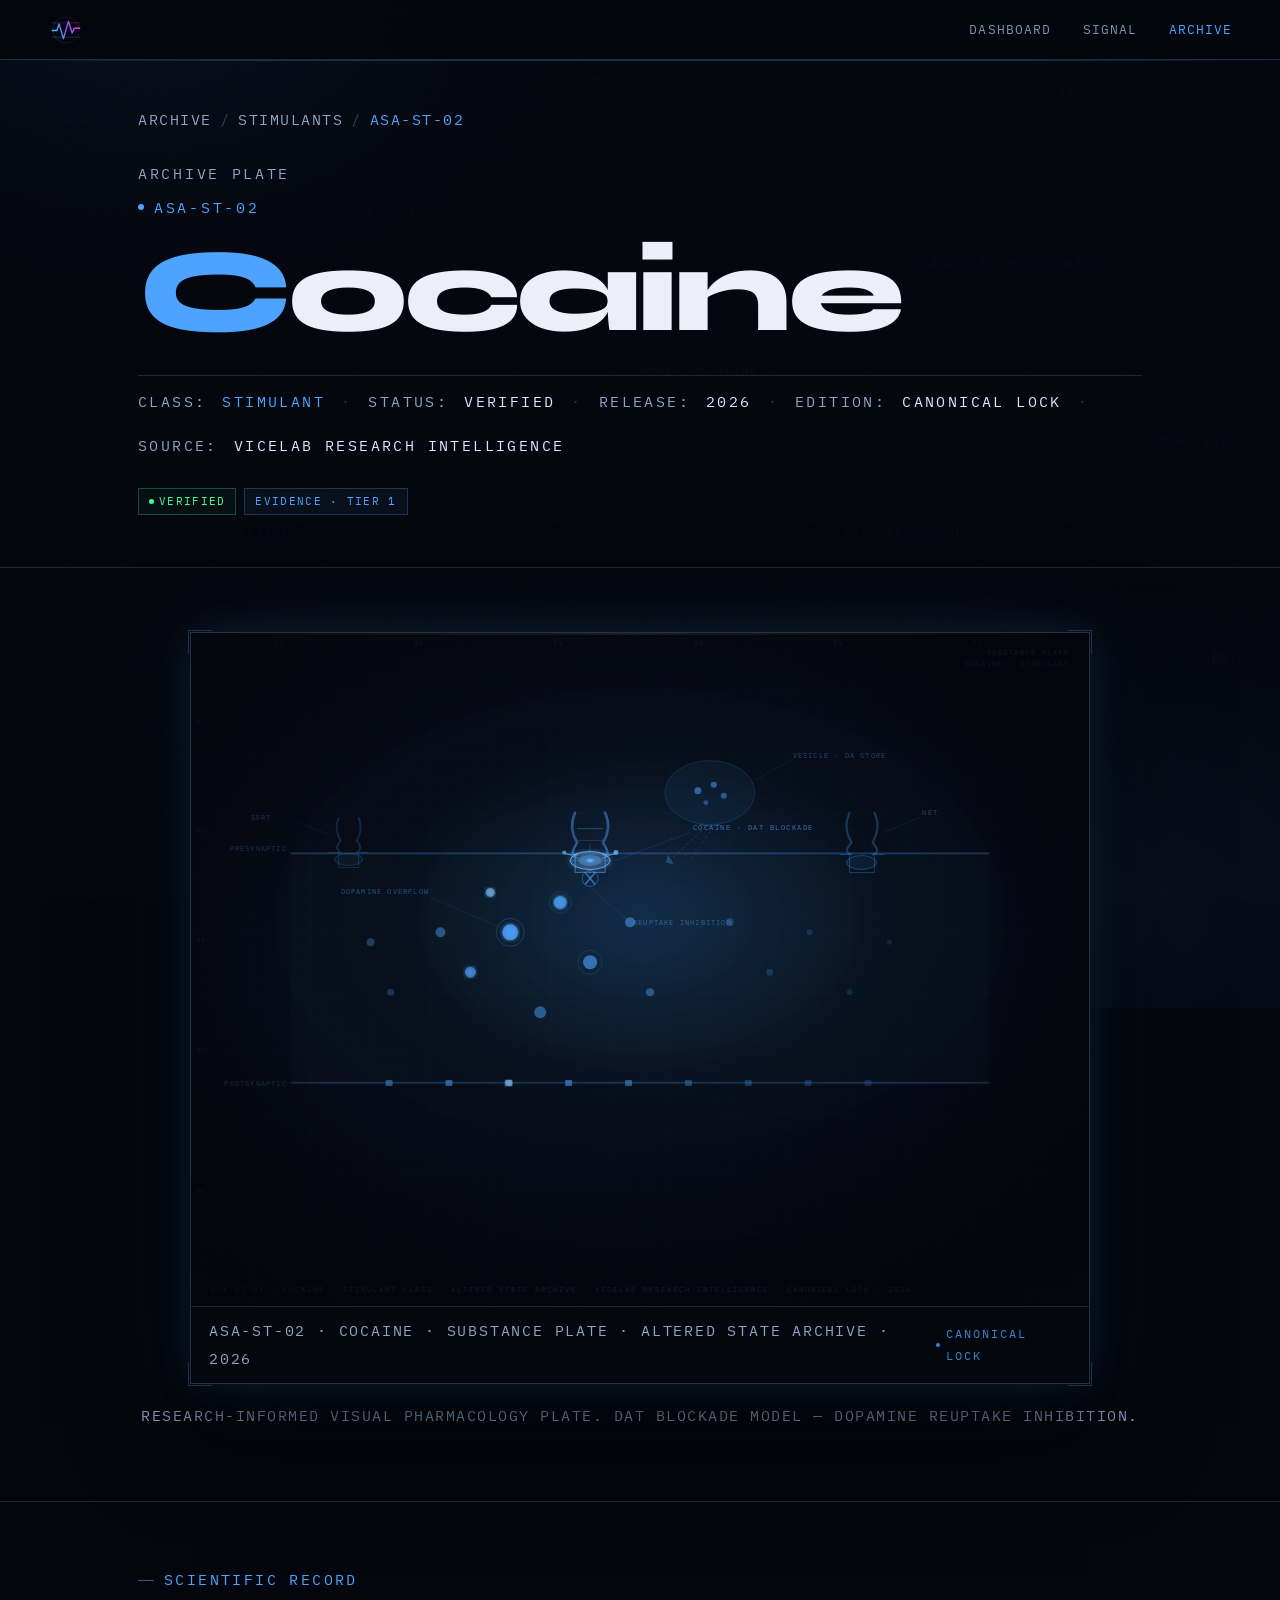
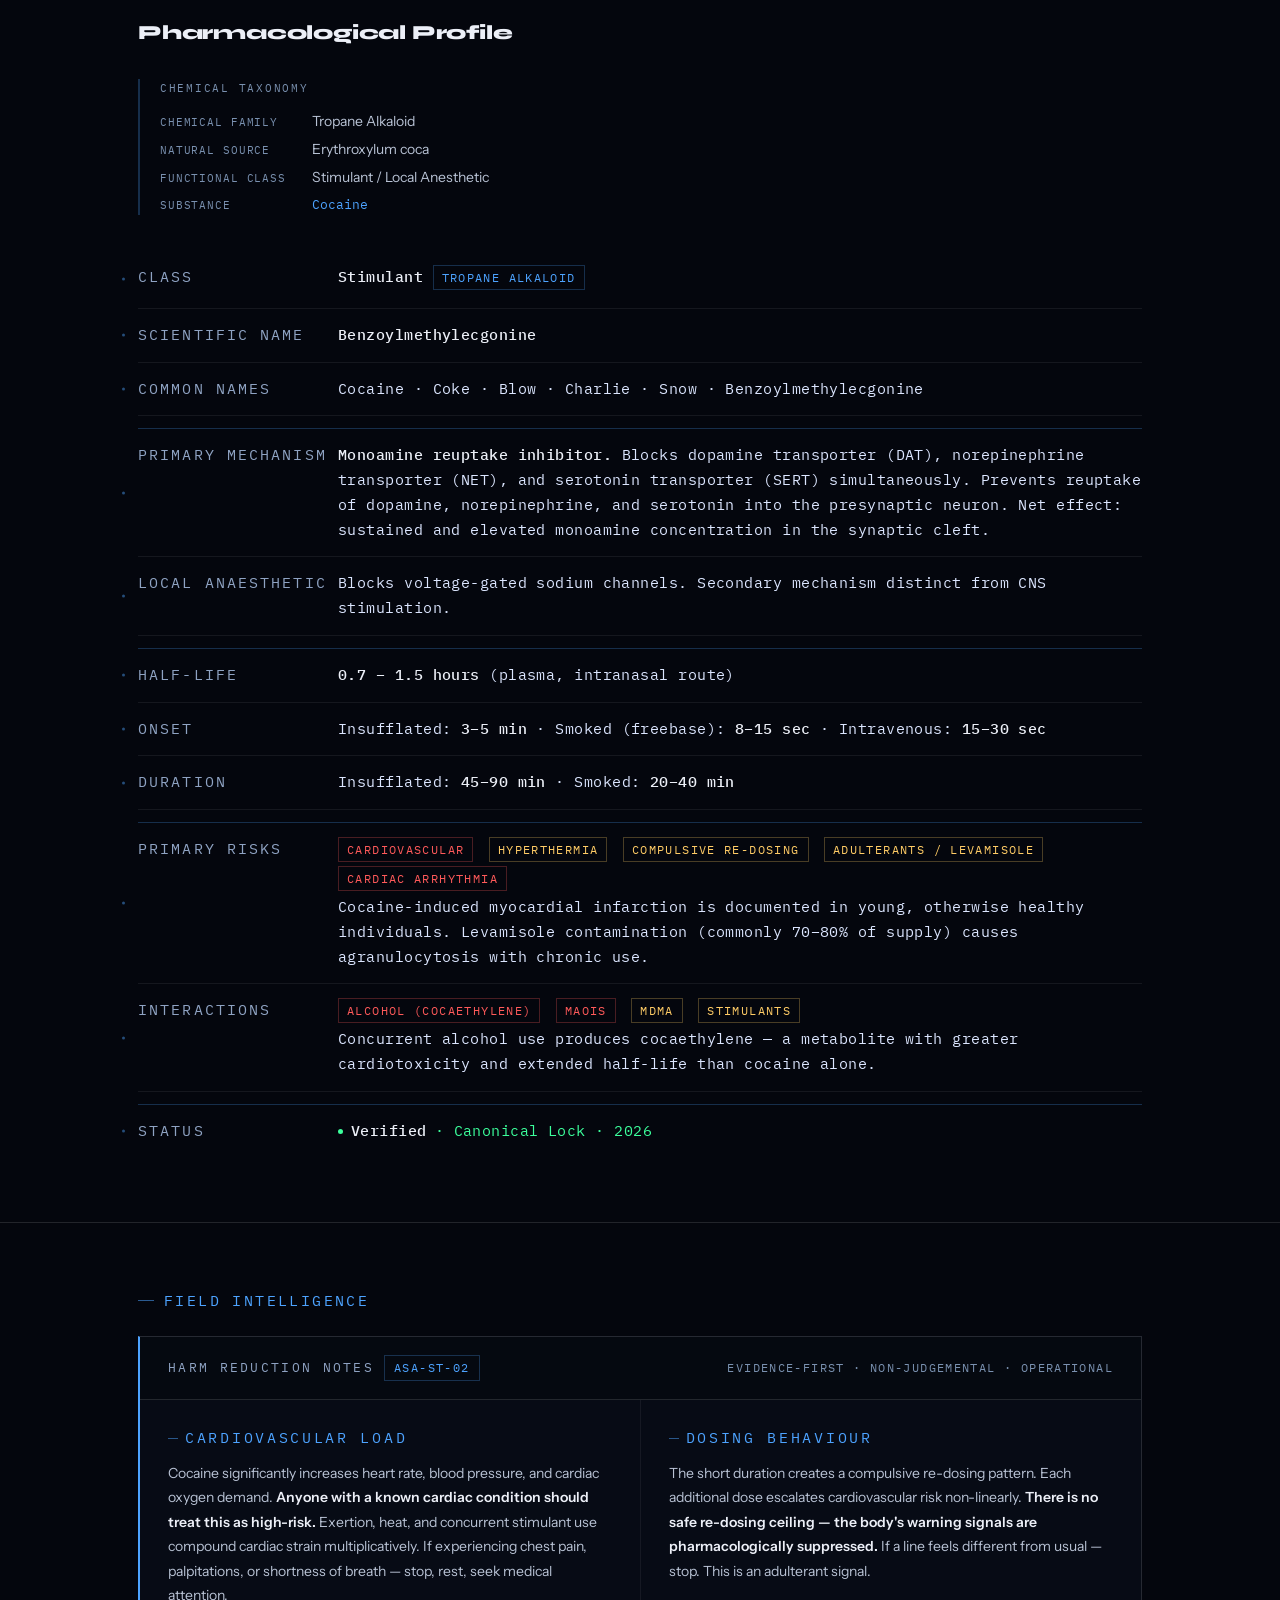
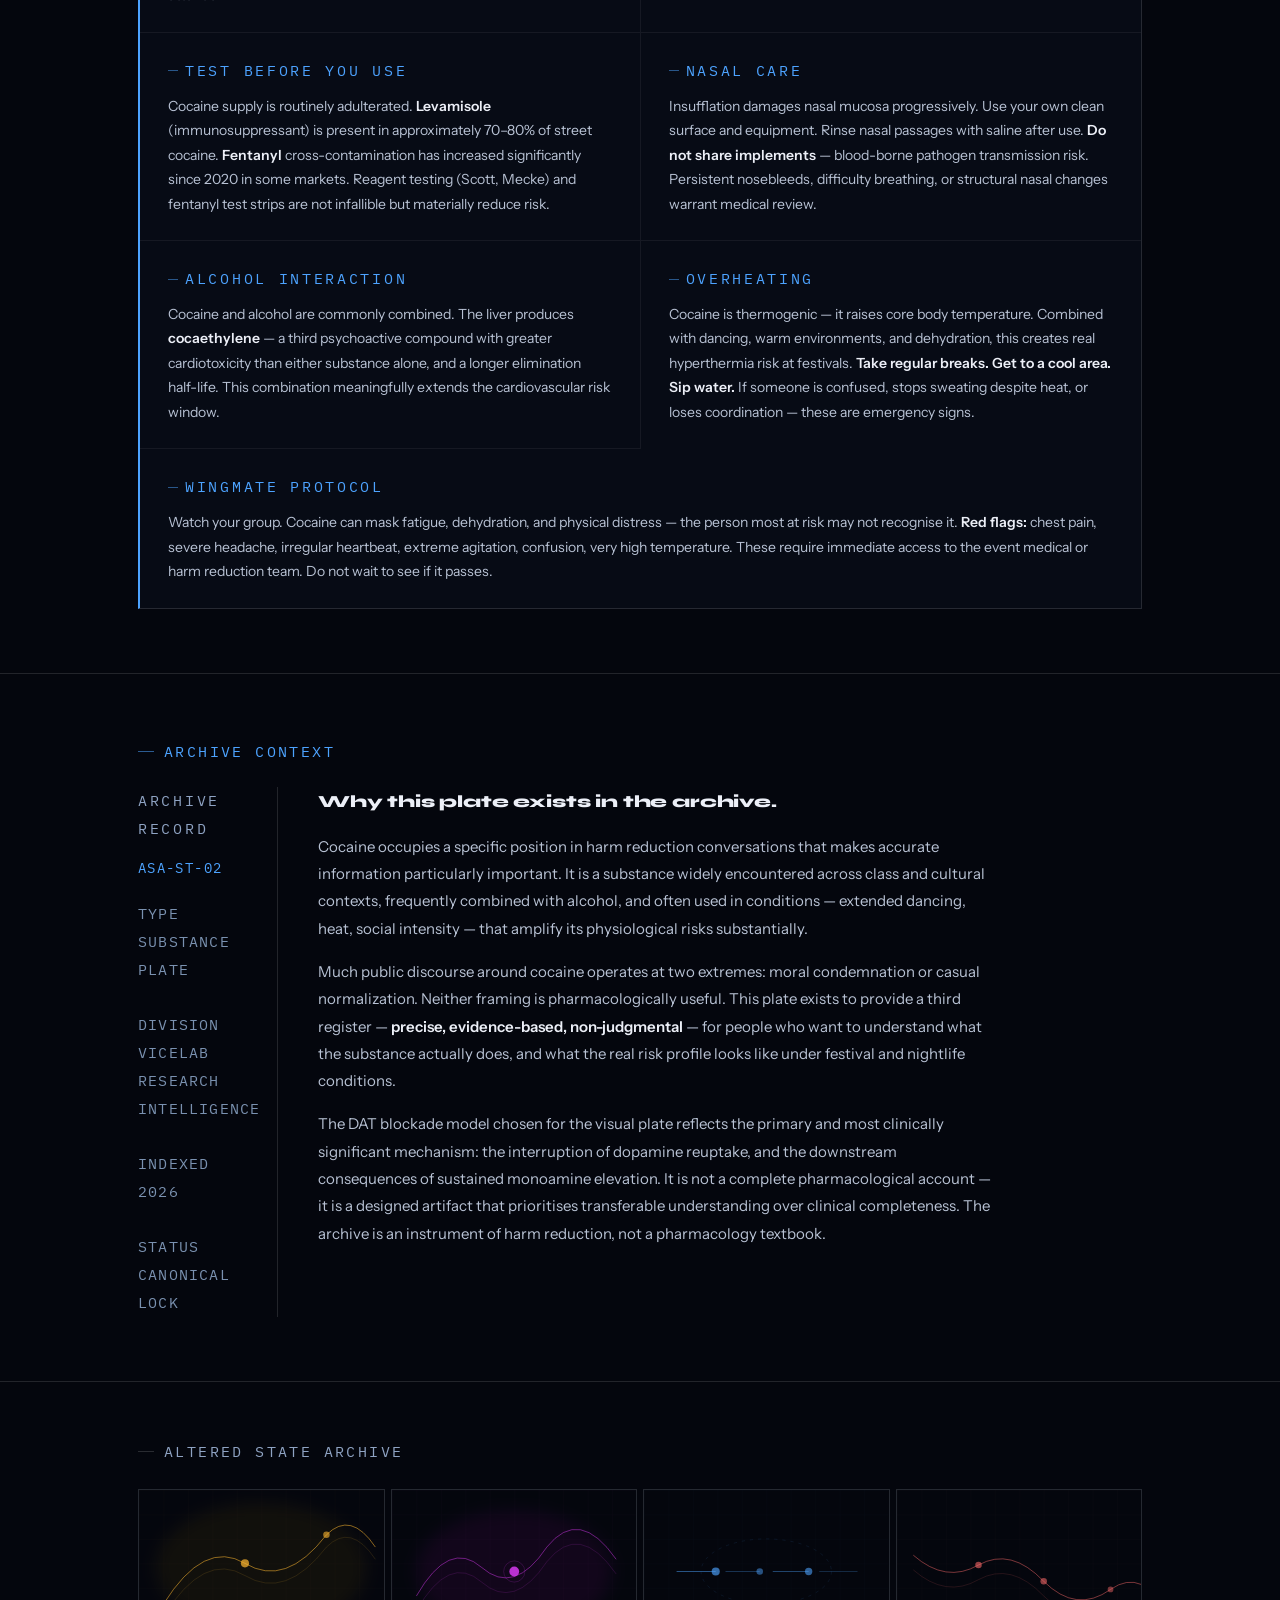
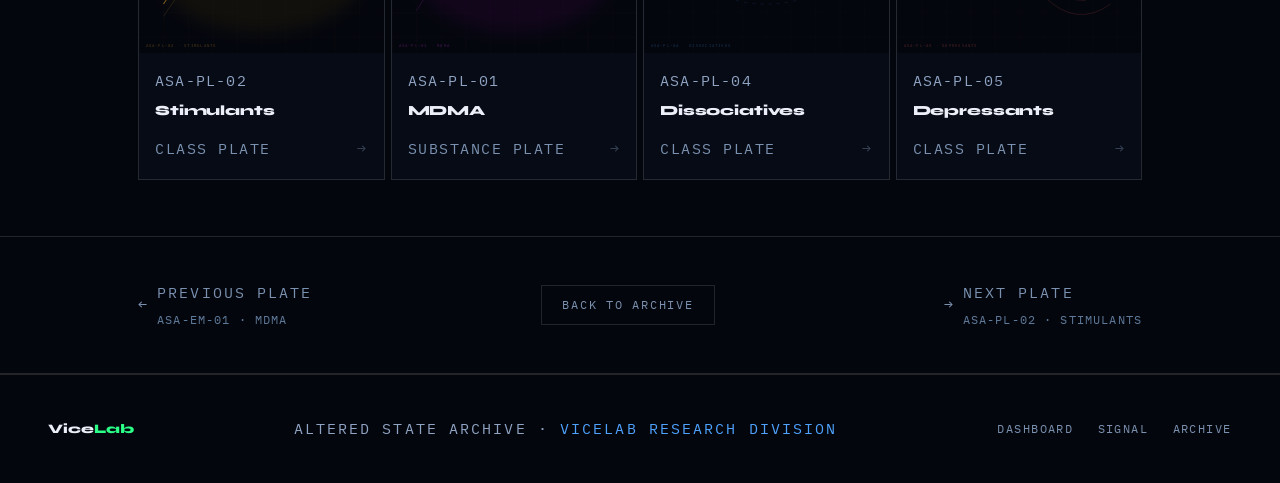
<file: asa-st-02-cocaine.html>
<!DOCTYPE html>
<!--
╔══════════════════════════════════════════════════════════════════════════╗
║  ASA-ST-02 · COCAINE — Altered State Archive · ViceLab                 ║
║  Template: asa-plate-template-v2.html                                   ║
║  Class: Stimulant · Accent: #4DA3FF (Electric Blue)                     ║
╚══════════════════════════════════════════════════════════════════════════╝
-->
<html lang="en"
  data-cc-rgb="77,163,255"
  data-plate-tags="ASA-ST-02,COCAINE,DAT,STIMULANT,DOPAMINE,REUPTAKE,BENZOYLMETHYLECGONINE,MONOAMINE,NOREPINEPHRINE,SERT,HARM REDUCTION,VICELAB,NET">

<head>
<meta charset="UTF-8">
<meta name="viewport" content="width=device-width, initial-scale=1.0">
<title>ASA-ST-02 · Cocaine — Altered State Archive · ViceLab</title>
<link rel="preconnect" href="https://fonts.googleapis.com">
<link href="https://fonts.googleapis.com/css2?family=Syne:wght@700;800&family=IBM+Plex+Mono:ital,wght@0,300;0,400;0,500;1,300&family=Instrument+Sans:ital,wght@0,400;0,500;0,600;1,400&display=swap" rel="stylesheet">
<link rel="stylesheet" href="asa-plate.css">
<style>
/* CONFIG ② — Stimulant class: electric blue */
:root {
  --cc:        #4DA3FF;
  --cc-dim:    rgba(77, 163, 255, 0.06);
  --cc-mid:    rgba(77, 163, 255, 0.13);
  --cc-border: rgba(77, 163, 255, 0.26);
  --cc-glow:   0 0 36px rgba(77,163,255,0.14), 0 0 80px rgba(77,163,255,0.06);
  --cc-pulse:  rgba(77, 163, 255, 0.28);
}

.nav-logo img { height: 36px; width: auto; display: block; }
@media (max-width: 767px) { .nav-logo img { height: 28px; } }

</style>
</head>

<body>
<canvas id="c-field"></canvas>
<div class="nebula"></div>
<div class="grain"></div>
<div class="tag-layer" id="tag-layer"></div>

<div class="site">

<nav>
  <a href="index.html" class="nav-logo"><img src="/logos/vicelab.svg" alt="ViceLab"></a>
  <div class="nav-links">
    <a href="dashboard.html">Dashboard</a>
    <a href="signal.html">Signal</a>
    <a href="archive.html" class="nav-active">Archive</a>
  </div>
</nav>


<!-- ① ARCHIVE HEADER -->
<div class="arc-header">
<div class="container">
  <div class="breadcrumb reveal">
    <a href="archive.html">Archive</a>
    <span class="breadcrumb-sep">/</span>
    <a href="archive.html">Stimulants</a>
    <span class="breadcrumb-sep">/</span>
    <span class="breadcrumb-current">ASA-ST-02</span>
  </div>
  <div class="arc-plate-label reveal">ARCHIVE PLATE</div>
  <div class="arc-plate-id reveal">
    <span class="arc-plate-id-dot"></span>
    ASA-ST-02
  </div>
  <h1 class="arc-title reveal">
    <span class="arc-title-accent">C</span>ocaine
  </h1>
  <div class="arc-system-strip reveal">
    <span>CLASS:</span>
    <span class="arc-strip-val accent">Stimulant</span>
    <span class="arc-system-strip-sep">·</span>
    <span>STATUS:</span>
    <span class="arc-strip-val">Verified</span>
    <span class="arc-system-strip-sep">·</span>
    <span>RELEASE:</span>
    <span class="arc-strip-val">2026</span>
    <span class="arc-system-strip-sep">·</span>
    <span>EDITION:</span>
    <span class="arc-strip-val">Canonical Lock</span>
    <span class="arc-system-strip-sep">·</span>
    <span>SOURCE:</span>
    <span class="arc-strip-val">ViceLab Research Intelligence</span>
  </div>

  <div class="asa-status-row reveal">
    <span class="asa-tag verified">Verified</span>
    <span class="asa-tag tier">Evidence · Tier 1</span>
  </div>

</div>
</div>


<!-- ② PLATE ARTIFACT DISPLAY -->
<section class="plate-display-section">
<div class="container">
  <div class="plate-frame-wrap reveal">
    <div class="corner-tr"></div>
    <div class="corner-bl"></div>
    <div class="plate-frame">
      <div class="plate-visual">
        <svg viewBox="0 0 900 675" xmlns="http://www.w3.org/2000/svg" preserveAspectRatio="xMidYMid slice">
          <defs>
            <!-- Deep space background -->
            <radialGradient id="bg-g" cx="42%" cy="38%" r="70%">
              <stop offset="0%"   stop-color="#06080F"/>
              <stop offset="55%"  stop-color="#070B15"/>
              <stop offset="100%" stop-color="#04060D"/>
            </radialGradient>

            <!-- Cocaine blue glow -->
            <radialGradient id="core-g" cx="50%" cy="46%" r="50%">
              <stop offset="0%"   stop-color="#4DA3FF" stop-opacity="0.18"/>
              <stop offset="100%" stop-color="#4DA3FF" stop-opacity="0"/>
            </radialGradient>
            <radialGradient id="outer-g" cx="50%" cy="46%" r="50%">
              <stop offset="0%"   stop-color="#1A6EC4" stop-opacity="0.08"/>
              <stop offset="100%" stop-color="#1A6EC4" stop-opacity="0"/>
            </radialGradient>

            <!-- Coordinate grid — scientific instrument overlay -->
            <pattern id="coord-grid" width="60" height="60" patternUnits="userSpaceOnUse">
              <path d="M 60 0 L 0 0 0 60" fill="none" stroke="rgba(77,163,255,0.045)" stroke-width="0.5"/>
            </pattern>

            <!-- Fine graticule -->
            <pattern id="fine-grid" width="15" height="15" patternUnits="userSpaceOnUse">
              <path d="M 15 0 L 0 0 0 15" fill="none" stroke="rgba(77,163,255,0.018)" stroke-width="0.3"/>
            </pattern>

            <!-- Glow filters -->
            <filter id="gf-soft">
              <feGaussianBlur stdDeviation="2.2" result="blur"/>
              <feMerge><feMergeNode in="blur"/><feMergeNode in="SourceGraphic"/></feMerge>
            </filter>
            <filter id="gf-med">
              <feGaussianBlur stdDeviation="3.8" result="blur"/>
              <feMerge><feMergeNode in="blur"/><feMergeNode in="SourceGraphic"/></feMerge>
            </filter>
            <filter id="gf-haze">
              <feGaussianBlur stdDeviation="10"/>
            </filter>
            <filter id="gf-haze-lg">
              <feGaussianBlur stdDeviation="22"/>
            </filter>

            <!-- Dopamine transporter gradient — the molecular target -->
            <linearGradient id="dat-grad" x1="0%" y1="0%" x2="100%" y2="0%">
              <stop offset="0%"   stop-color="#4DA3FF" stop-opacity="0"/>
              <stop offset="30%"  stop-color="#4DA3FF" stop-opacity="0.65"/>
              <stop offset="70%"  stop-color="#80C4FF" stop-opacity="0.55"/>
              <stop offset="100%" stop-color="#4DA3FF" stop-opacity="0"/>
            </linearGradient>

            <!-- Reuptake block indicator -->
            <radialGradient id="block-g" cx="50%" cy="50%" r="50%">
              <stop offset="0%"   stop-color="#80C4FF" stop-opacity="0.90"/>
              <stop offset="60%"  stop-color="#4DA3FF" stop-opacity="0.65"/>
              <stop offset="100%" stop-color="#1A6EC4" stop-opacity="0.15"/>
            </radialGradient>

            <!-- Vignette -->
            <radialGradient id="vignette-g" cx="50%" cy="50%" r="70%">
              <stop offset="55%"  stop-color="transparent"/>
              <stop offset="100%" stop-color="rgba(4,6,13,0.65)"/>
            </radialGradient>
          </defs>

          <!-- Base -->
          <rect width="900" height="675" fill="url(#bg-g)"/>
          <rect width="900" height="675" fill="url(#fine-grid)"/>
          <rect width="900" height="675" fill="url(#coord-grid)"/>

          <!-- Ambient blue atmosphere -->
          <ellipse cx="450" cy="310" rx="440" ry="280" fill="url(#outer-g)" filter="url(#gf-haze-lg)"/>
          <ellipse cx="450" cy="300" rx="260" ry="180" fill="url(#core-g)" filter="url(#gf-haze)"/>

          <!-- ════════════════════════════════════════════════════
               COCAINE PHARMACOLOGY DIAGRAM
               Dopamine Transporter (DAT) Blockade Model
               Central visual metaphor: the reuptake transporter
               blocked by cocaine, flooding the synapse.
          ════════════════════════════════════════════════════ -->

          <!-- PRESYNAPTIC MEMBRANE — horizontal structural line -->
          <rect x="100" y="220" width="700" height="1.5" fill="rgba(77,163,255,0.22)" filter="url(#gf-soft)"/>
          <rect x="100" y="222" width="700" height="0.5" fill="rgba(77,163,255,0.10)"/>

          <!-- POSTSYNAPTIC MEMBRANE -->
          <rect x="100" y="450" width="700" height="1.5" fill="rgba(77,163,255,0.18)" filter="url(#gf-soft)"/>
          <rect x="100" y="452" width="700" height="0.5" fill="rgba(77,163,255,0.08)"/>

          <!-- Membrane annotation labels -->
          <text x="96" y="218" text-anchor="end" font-family="IBM Plex Mono,monospace" font-size="7" fill="rgba(77,163,255,0.35)" letter-spacing="1.2">PRESYNAPTIC</text>
          <text x="96" y="454" text-anchor="end" font-family="IBM Plex Mono,monospace" font-size="7" fill="rgba(77,163,255,0.28)" letter-spacing="1.2">POSTSYNAPTIC</text>

          <!-- THE SYNAPTIC CLEFT region — highlight zone -->
          <rect x="100" y="221" width="700" height="230" fill="rgba(77,163,255,0.014)"/>

          <!-- ── DOPAMINE MOLECULES — drifting in cleft ── -->
          <!-- Dopamine = filled circles with outer ring — elevated DA concentration -->
          <!-- Large cluster near blocked transporter -->
          <circle cx="320" cy="300" r="8"   fill="#4DA3FF" fill-opacity="0.72" filter="url(#gf-soft)"/>
          <circle cx="320" cy="300" r="14"  fill="none" stroke="#4DA3FF" stroke-width="0.8" stroke-opacity="0.30"/>

          <circle cx="370" cy="270" r="6.5" fill="#4DA3FF" fill-opacity="0.65" filter="url(#gf-soft)"/>
          <circle cx="370" cy="270" r="11"  fill="none" stroke="#4DA3FF" stroke-width="0.6" stroke-opacity="0.26"/>

          <circle cx="400" cy="330" r="7"   fill="#4DA3FF" fill-opacity="0.60"/>
          <circle cx="400" cy="330" r="12"  fill="none" stroke="#4DA3FF" stroke-width="0.6" stroke-opacity="0.24"/>

          <circle cx="280" cy="340" r="5.5" fill="#4DA3FF" fill-opacity="0.55" filter="url(#gf-soft)"/>
          <circle cx="440" cy="290" r="5"   fill="#4DA3FF" fill-opacity="0.50"/>
          <circle cx="350" cy="380" r="6"   fill="#4DA3FF" fill-opacity="0.48"/>
          <circle cx="300" cy="260" r="4.5" fill="#80C4FF" fill-opacity="0.55" filter="url(#gf-soft)"/>
          <circle cx="460" cy="360" r="4"   fill="#4DA3FF" fill-opacity="0.42"/>
          <circle cx="250" cy="300" r="5"   fill="#4DA3FF" fill-opacity="0.45"/>

          <!-- Sparse DA molecules further from block -->
          <circle cx="180" cy="310" r="4"   fill="#4DA3FF" fill-opacity="0.30"/>
          <circle cx="200" cy="360" r="3.5" fill="#4DA3FF" fill-opacity="0.25"/>
          <circle cx="540" cy="290" r="4"   fill="#4DA3FF" fill-opacity="0.28"/>
          <circle cx="580" cy="340" r="3.5" fill="#4DA3FF" fill-opacity="0.22"/>
          <circle cx="620" cy="300" r="3"   fill="#4DA3FF" fill-opacity="0.18"/>
          <circle cx="660" cy="360" r="3"   fill="#4DA3FF" fill-opacity="0.15"/>
          <circle cx="700" cy="310" r="2.5" fill="#4DA3FF" fill-opacity="0.14"/>

          <!-- Dopamine receptor sites on post-membrane — small squares -->
          <rect x="195" y="448" width="7" height="6" rx="1" fill="#4DA3FF" fill-opacity="0.45"/>
          <rect x="255" y="448" width="7" height="6" rx="1" fill="#4DA3FF" fill-opacity="0.50"/>
          <rect x="315" y="448" width="7" height="6" rx="1" fill="#80C4FF" fill-opacity="0.60" filter="url(#gf-soft)"/>
          <rect x="375" y="448" width="7" height="6" rx="1" fill="#4DA3FF" fill-opacity="0.55"/>
          <rect x="435" y="448" width="7" height="6" rx="1" fill="#4DA3FF" fill-opacity="0.48"/>
          <rect x="495" y="448" width="7" height="6" rx="1" fill="#4DA3FF" fill-opacity="0.35"/>
          <rect x="555" y="448" width="7" height="6" rx="1" fill="#4DA3FF" fill-opacity="0.28"/>
          <rect x="615" y="448" width="7" height="6" rx="1" fill="#4DA3FF" fill-opacity="0.22"/>
          <rect x="675" y="448" width="7" height="6" rx="1" fill="#4DA3FF" fill-opacity="0.18"/>

          <!-- ── THE DAT — Dopamine Transporter protein ── -->
          <!-- The central structural element: a channel shown as a vertical
               protein complex anchored in the presynaptic membrane.
               The COCAINE MOLECULE blocks its mouth. -->

          <!-- Transporter body — protein helix representation -->
          <!-- Left helix arm -->
          <path d="M 385 180 Q 378 195 387 210 Q 378 225 387 222"
            fill="none" stroke="rgba(77,163,255,0.45)" stroke-width="2.5" stroke-linecap="round"/>
          <!-- Right helix arm -->
          <path d="M 415 180 Q 422 195 413 210 Q 422 225 413 222"
            fill="none" stroke="rgba(77,163,255,0.45)" stroke-width="2.5" stroke-linecap="round"/>
          <!-- Helix cross-bars -->
          <line x1="387" y1="196" x2="413" y2="196" stroke="rgba(77,163,255,0.28)" stroke-width="1.2"/>
          <line x1="387" y1="208" x2="413" y2="208" stroke="rgba(77,163,255,0.22)" stroke-width="1"/>

          <!-- Transporter mouth — open channel -->
          <path d="M 375 222 L 385 222 L 385 240 L 415 240 L 415 222 L 425 222"
            fill="none" stroke="#4DA3FF" stroke-width="1.2" stroke-opacity="0.55"/>

          <!-- ── COCAINE MOLECULE — blocking the transporter mouth ── -->
          <!-- Tropane ring system — simplified structural motif -->
          <!-- Outer boundary of cocaine blocking position -->
          <ellipse cx="400" cy="228" rx="20" ry="9"
            fill="rgba(77,163,255,0.14)" stroke="#80C4FF" stroke-width="1"
            stroke-opacity="0.75" filter="url(#gf-soft)"/>
          <!-- Cocaine core highlight -->
          <ellipse cx="400" cy="228" rx="12" ry="5.5"
            fill="rgba(128,196,255,0.25)" filter="url(#gf-soft)"/>
          <ellipse cx="400" cy="228" rx="6" ry="3"
            fill="url(#block-g)"/>

          <!-- Methyl ester arm — structural detail -->
          <line x1="412" y1="226" x2="426" y2="220" stroke="#80C4FF" stroke-width="0.9" stroke-opacity="0.60"/>
          <circle cx="426" cy="220" r="2.5" fill="#80C4FF" fill-opacity="0.70"/>
          <line x1="388" y1="226" x2="374" y2="220" stroke="#80C4FF" stroke-width="0.8" stroke-opacity="0.55"/>
          <circle cx="374" cy="220" r="2"   fill="#80C4FF" fill-opacity="0.60"/>

          <!-- X BLOCK MARKER — cocaine blocks reuptake -->
          <line x1="395" y1="240" x2="405" y2="252" stroke="rgba(77,163,255,0.60)" stroke-width="1.5"/>
          <line x1="405" y1="240" x2="395" y2="252" stroke="rgba(77,163,255,0.60)" stroke-width="1.5"/>
          <!-- Block indicator circle -->
          <circle cx="400" cy="246" r="8" fill="none" stroke="#4DA3FF" stroke-width="0.8" stroke-opacity="0.50"/>

          <!-- ── VESICLE — DA storage at presynaptic terminal ── -->
          <ellipse cx="520" cy="160" rx="45" ry="32"
            fill="rgba(77,163,255,0.06)" stroke="rgba(77,163,255,0.22)" stroke-width="0.8"/>
          <!-- DA molecules inside vesicle -->
          <circle cx="508" cy="158" r="3.5" fill="#4DA3FF" fill-opacity="0.55"/>
          <circle cx="524" cy="152" r="3"   fill="#4DA3FF" fill-opacity="0.50"/>
          <circle cx="534" cy="163" r="3"   fill="#4DA3FF" fill-opacity="0.45"/>
          <circle cx="516" cy="170" r="2.5" fill="#4DA3FF" fill-opacity="0.40"/>
          <!-- Release pore -->
          <path d="M 510 192 Q 520 195 530 192" fill="none" stroke="rgba(77,163,255,0.35)" stroke-width="0.8"/>

          <!-- Release arrows — DA flooding out -->
          <line x1="516" y1="194" x2="480" y2="228" stroke="rgba(77,163,255,0.30)" stroke-width="0.8" stroke-dasharray="3 3"/>
          <line x1="524" y1="194" x2="500" y2="228" stroke="rgba(77,163,255,0.25)" stroke-width="0.7" stroke-dasharray="3 3"/>
          <polygon points="476,230 484,232 478,222" fill="rgba(77,163,255,0.30)"/>

          <!-- ── NOREPINEPHRINE TRANSPORTER — partial diagram right side ── -->
          <!-- NET transporter — also blocked by cocaine -->
          <path d="M 660 180 Q 653 195 662 210 Q 653 220 662 222"
            fill="none" stroke="rgba(77,163,255,0.28)" stroke-width="2" stroke-linecap="round"/>
          <path d="M 685 180 Q 692 195 683 210 Q 692 220 683 222"
            fill="none" stroke="rgba(77,163,255,0.28)" stroke-width="2" stroke-linecap="round"/>
          <path d="M 650 222 L 660 222 L 660 240 L 685 240 L 685 222 L 695 222"
            fill="none" stroke="#4DA3FF" stroke-width="0.8" stroke-opacity="0.35"/>
          <!-- Cocaine partial block on NET -->
          <ellipse cx="672" cy="230" rx="15" ry="7"
            fill="rgba(77,163,255,0.08)" stroke="#4DA3FF" stroke-width="0.7" stroke-opacity="0.45"/>

          <!-- ── SEROTONIN TRANSPORTER — tertiary target, left side ── -->
          <path d="M 148 185 Q 143 197 150 208 Q 143 216 150 220"
            fill="none" stroke="rgba(77,163,255,0.20)" stroke-width="1.8" stroke-linecap="round"/>
          <path d="M 168 185 Q 173 197 166 208 Q 173 216 166 220"
            fill="none" stroke="rgba(77,163,255,0.20)" stroke-width="1.8" stroke-linecap="round"/>
          <path d="M 138 220 L 148 220 L 148 235 L 168 235 L 168 220 L 178 220"
            fill="none" stroke="#4DA3FF" stroke-width="0.7" stroke-opacity="0.28"/>
          <ellipse cx="158" cy="227" rx="14" ry="6"
            fill="rgba(77,163,255,0.06)" stroke="#4DA3FF" stroke-width="0.6" stroke-opacity="0.35"/>

          <!-- ── ANNOTATION LAYER ── -->
          <!-- Primary annotation: DAT block -->
          <line x1="425" y1="228" x2="500" y2="200" stroke="rgba(77,163,255,0.30)" stroke-width="0.5"/>
          <text x="503" y="197" font-family="IBM Plex Mono,monospace" font-size="7.5" fill="#4DA3FF" fill-opacity="0.70" letter-spacing="1.5">COCAINE · DAT BLOCKADE</text>
          <line x1="400" y1="255" x2="440" y2="290" stroke="rgba(77,163,255,0.22)" stroke-width="0.5"/>
          <text x="443" y="293" font-family="IBM Plex Mono,monospace" font-size="7" fill="#4DA3FF" fill-opacity="0.52" letter-spacing="1.2">REUPTAKE INHIBITION</text>

          <!-- DA overflow annotation -->
          <line x1="310" y1="295" x2="240" y2="265" stroke="rgba(77,163,255,0.20)" stroke-width="0.5"/>
          <text x="150" y="262" font-family="IBM Plex Mono,monospace" font-size="7" fill="#4DA3FF" fill-opacity="0.48" letter-spacing="1.2">DOPAMINE OVERFLOW</text>

          <!-- NET label -->
          <line x1="695" y1="200" x2="730" y2="185" stroke="rgba(77,163,255,0.20)" stroke-width="0.5"/>
          <text x="733" y="182" font-family="IBM Plex Mono,monospace" font-size="7" fill="#4DA3FF" fill-opacity="0.42" letter-spacing="1.2">NET</text>

          <!-- SERT label -->
          <line x1="138" y1="202" x2="108" y2="190" stroke="rgba(77,163,255,0.18)" stroke-width="0.5"/>
          <text x="60" y="187" font-family="IBM Plex Mono,monospace" font-size="7" fill="#4DA3FF" fill-opacity="0.38" letter-spacing="1.2">SERT</text>

          <!-- Vesicle label -->
          <line x1="565" y1="148" x2="600" y2="128" stroke="rgba(77,163,255,0.18)" stroke-width="0.5"/>
          <text x="603" y="125" font-family="IBM Plex Mono,monospace" font-size="7" fill="#4DA3FF" fill-opacity="0.42" letter-spacing="1.2">VESICLE · DA STORE</text>

          <!-- Crosshair at cocaine molecule -->
          <g stroke="#80C4FF" stroke-width="0.5" stroke-opacity="0.35">
            <line x1="400" y1="212" x2="400" y2="220"/>
            <line x1="400" y1="236" x2="400" y2="244"/>
            <line x1="380" y1="228" x2="388" y2="228"/>
            <line x1="412" y1="228" x2="420" y2="228"/>
          </g>

          <!-- ── AXIS LABELS ── scientific coordinate system -->
          <!-- Column headers -->
          <text x="84"  y="12" font-family="IBM Plex Mono,monospace" font-size="6" fill="rgba(77,163,255,0.18)" letter-spacing="1">A1</text>
          <text x="224" y="12" font-family="IBM Plex Mono,monospace" font-size="6" fill="rgba(77,163,255,0.18)" letter-spacing="1">B1</text>
          <text x="364" y="12" font-family="IBM Plex Mono,monospace" font-size="6" fill="rgba(77,163,255,0.18)" letter-spacing="1">C1</text>
          <text x="504" y="12" font-family="IBM Plex Mono,monospace" font-size="6" fill="rgba(77,163,255,0.18)" letter-spacing="1">D1</text>
          <text x="644" y="12" font-family="IBM Plex Mono,monospace" font-size="6" fill="rgba(77,163,255,0.18)" letter-spacing="1">E1</text>
          <text x="784" y="12" font-family="IBM Plex Mono,monospace" font-size="6" fill="rgba(77,163,255,0.18)" letter-spacing="1">F1</text>
          <!-- Row labels -->
          <text x="6" y="90"  font-family="IBM Plex Mono,monospace" font-size="6" fill="rgba(77,163,255,0.14)" letter-spacing="0">A2</text>
          <text x="6" y="200" font-family="IBM Plex Mono,monospace" font-size="6" fill="rgba(77,163,255,0.14)" letter-spacing="0">A3</text>
          <text x="6" y="310" font-family="IBM Plex Mono,monospace" font-size="6" fill="rgba(77,163,255,0.14)" letter-spacing="0">A4</text>
          <text x="6" y="420" font-family="IBM Plex Mono,monospace" font-size="6" fill="rgba(77,163,255,0.14)" letter-spacing="0">A5</text>
          <text x="6" y="560" font-family="IBM Plex Mono,monospace" font-size="6" fill="rgba(77,163,255,0.14)" letter-spacing="0">A6</text>

          <!-- ── IDENTITY WATERMARK ── -->
          <text x="20" y="660" font-family="IBM Plex Mono,monospace" font-size="7" fill="#4DA3FF" fill-opacity="0.22" letter-spacing="2">ASA-ST-02 · COCAINE · STIMULANT CLASS · ALTERED STATE ARCHIVE · VICELAB RESEARCH INTELLIGENCE · CANONICAL LOCK · 2026</text>

          <!-- Top-right classification marks -->
          <text x="880" y="22" text-anchor="end" font-family="IBM Plex Mono,monospace" font-size="7" fill="#4DA3FF" fill-opacity="0.30" letter-spacing="1.5">SUBSTANCE PLATE</text>
          <text x="880" y="33" text-anchor="end" font-family="IBM Plex Mono,monospace" font-size="7" fill="#4DA3FF" fill-opacity="0.20" letter-spacing="1.5">COCAINE · STIMULANT</text>

          <!-- Vignette -->
          <rect width="900" height="675" fill="url(#vignette-g)"/>
        </svg>
      </div>
      <div class="plate-strip">
        <div class="plate-strip-id">ASA-ST-02 · Cocaine · Substance Plate · Altered State Archive · 2026</div>
        <div class="plate-strip-status"><div class="plate-strip-dot"></div>Canonical Lock</div>
      </div>
    </div>
  </div>
  <p class="plate-caption reveal">
    Research-informed visual pharmacology plate. DAT Blockade Model — Dopamine Reuptake Inhibition.
  </p>
</div>
</section>


<!-- ③ SCIENTIFIC METADATA PANEL -->
<section class="sci-meta-section">
<div class="container">
  <div class="section-eyebrow reveal">Scientific Record</div>
  <h2 class="section-title reveal">Pharmacological Profile</h2>

  <div class="asa-family-tree reveal">
    <div class="asa-family-label">Chemical Taxonomy</div>
    <div class="asa-family-row">
      <span class="asa-family-key">Chemical Family</span>
      <span class="asa-family-val">Tropane Alkaloid</span>
    </div>
    <div class="asa-family-row">
      <span class="asa-family-key">Natural Source</span>
      <span class="asa-family-val">Erythroxylum coca</span>
    </div>
    <div class="asa-family-row">
      <span class="asa-family-key">Functional Class</span>
      <span class="asa-family-val">Stimulant / Local Anesthetic</span>
    </div>
    <div class="asa-family-row">
      <span class="asa-family-key">Substance</span>
      <span class="asa-family-val accent">Cocaine</span>
    </div>
  </div>

  <table class="meta-table reveal-stagger">
    <tbody>

      <tr>
        <td class="meta-key">Class</td>
        <td class="meta-val">
          <strong>Stimulant</strong>
          <span class="tag">Tropane alkaloid</span>
        </td>
      </tr>

      <tr>
        <td class="meta-key">Scientific Name</td>
        <td class="meta-val">
          <strong>Benzoylmethylecgonine</strong>
        </td>
      </tr>

      <tr>
        <td class="meta-key">Common Names</td>
        <td class="meta-val">
          Cocaine · Coke · Blow · Charlie · Snow · Benzoylmethylecgonine
        </td>
      </tr>

      <tr class="meta-divider"><td colspan="2"></td></tr>

      <tr>
        <td class="meta-key">Primary Mechanism</td>
        <td class="meta-val">
          <strong>Monoamine reuptake inhibitor.</strong>
          Blocks dopamine transporter (DAT), norepinephrine transporter (NET), and serotonin transporter (SERT) simultaneously.
          Prevents reuptake of dopamine, norepinephrine, and serotonin into the presynaptic neuron.
          Net effect: sustained and elevated monoamine concentration in the synaptic cleft.
        </td>
      </tr>

      <tr>
        <td class="meta-key">Local Anaesthetic</td>
        <td class="meta-val">
          Blocks voltage-gated sodium channels. Secondary mechanism distinct from CNS stimulation.
        </td>
      </tr>

      <tr class="meta-divider"><td colspan="2"></td></tr>

      <tr>
        <td class="meta-key">Half-Life</td>
        <td class="meta-val">
          <strong>0.7 – 1.5 hours</strong> (plasma, intranasal route)
        </td>
      </tr>

      <tr>
        <td class="meta-key">Onset</td>
        <td class="meta-val">
          Insufflated: <strong>3–5 min</strong> ·
          Smoked (freebase): <strong>8–15 sec</strong> ·
          Intravenous: <strong>15–30 sec</strong>
        </td>
      </tr>

      <tr>
        <td class="meta-key">Duration</td>
        <td class="meta-val">
          Insufflated: <strong>45–90 min</strong> ·
          Smoked: <strong>20–40 min</strong>
        </td>
      </tr>

      <tr class="meta-divider"><td colspan="2"></td></tr>

      <tr>
        <td class="meta-key">Primary Risks</td>
        <td class="meta-val">
          <span class="tag alert">Cardiovascular</span>
          <span class="tag warn">Hyperthermia</span>
          <span class="tag warn">Compulsive Re-dosing</span>
          <span class="tag warn">Adulterants / Levamisole</span>
          <span class="tag alert">Cardiac Arrhythmia</span>
          <br>
          Cocaine-induced myocardial infarction is documented in young, otherwise healthy individuals.
          Levamisole contamination (commonly 70–80% of supply) causes agranulocytosis with chronic use.
        </td>
      </tr>

      <tr>
        <td class="meta-key">Interactions</td>
        <td class="meta-val">
          <span class="tag alert">Alcohol (Cocaethylene)</span>
          <span class="tag alert">MAOIs</span>
          <span class="tag warn">MDMA</span>
          <span class="tag warn">Stimulants</span>
          <br>
          Concurrent alcohol use produces cocaethylene — a metabolite with greater cardiotoxicity and extended half-life than cocaine alone.
        </td>
      </tr>

      <tr class="meta-divider"><td colspan="2"></td></tr>

      <tr>
        <td class="meta-key">Status</td>
        <td class="meta-val status-verified">
          <span class="status-dot"></span>
          <strong>Verified</strong> · Canonical Lock · 2026
        </td>
      </tr>

    </tbody>
  </table>
</div>
</section>


<!-- ④ HARM REDUCTION NOTES -->
<section class="hr-section">
<div class="container">
  <div class="section-eyebrow reveal">Field Intelligence</div>
  <div class="hr-panel reveal">
    <div class="hr-panel-header">
      <div class="hr-panel-title">
        HARM REDUCTION NOTES
        <span class="hr-panel-title-mark">ASA-ST-02</span>
      </div>
      <div class="hr-panel-meta">Evidence-first · Non-judgemental · Operational</div>
    </div>
    <div class="hr-grid reveal-stagger">

      <div class="hr-note">
        <div class="hr-note-key">Cardiovascular Load</div>
        <div class="hr-note-body">
          Cocaine significantly increases heart rate, blood pressure, and cardiac oxygen demand.
          <strong>Anyone with a known cardiac condition should treat this as high-risk.</strong>
          Exertion, heat, and concurrent stimulant use compound cardiac strain multiplicatively.
          If experiencing chest pain, palpitations, or shortness of breath — stop, rest, seek medical attention.
        </div>
      </div>

      <div class="hr-note">
        <div class="hr-note-key">Dosing Behaviour</div>
        <div class="hr-note-body">
          The short duration creates a compulsive re-dosing pattern.
          Each additional dose escalates cardiovascular risk non-linearly.
          <strong>There is no safe re-dosing ceiling — the body's warning signals are pharmacologically suppressed.</strong>
          If a line feels different from usual — stop. This is an adulterant signal.
        </div>
      </div>

      <div class="hr-note">
        <div class="hr-note-key">Test Before You Use</div>
        <div class="hr-note-body">
          Cocaine supply is routinely adulterated.
          <strong>Levamisole</strong> (immunosuppressant) is present in approximately 70–80% of street cocaine.
          <strong>Fentanyl</strong> cross-contamination has increased significantly since 2020 in some markets.
          Reagent testing (Scott, Mecke) and fentanyl test strips are not infallible but materially reduce risk.
        </div>
      </div>

      <div class="hr-note">
        <div class="hr-note-key">Nasal Care</div>
        <div class="hr-note-body">
          Insufflation damages nasal mucosa progressively. Use your own clean surface and equipment.
          Rinse nasal passages with saline after use.
          <strong>Do not share implements</strong> — blood-borne pathogen transmission risk.
          Persistent nosebleeds, difficulty breathing, or structural nasal changes warrant medical review.
        </div>
      </div>

      <div class="hr-note">
        <div class="hr-note-key">Alcohol Interaction</div>
        <div class="hr-note-body">
          Cocaine and alcohol are commonly combined.
          The liver produces <strong>cocaethylene</strong> — a third psychoactive compound with greater cardiotoxicity than either substance alone, and a longer elimination half-life.
          This combination meaningfully extends the cardiovascular risk window.
        </div>
      </div>

      <div class="hr-note">
        <div class="hr-note-key">Overheating</div>
        <div class="hr-note-body">
          Cocaine is thermogenic — it raises core body temperature.
          Combined with dancing, warm environments, and dehydration, this creates
          real hyperthermia risk at festivals.
          <strong>Take regular breaks. Get to a cool area. Sip water.</strong>
          If someone is confused, stops sweating despite heat, or loses coordination — these are emergency signs.
        </div>
      </div>

      <div class="hr-note full">
        <div class="hr-note-key">Wingmate Protocol</div>
        <div class="hr-note-body">
          Watch your group. Cocaine can mask fatigue, dehydration, and physical distress — the person most at risk may not recognise it.
          <strong>Red flags:</strong> chest pain, severe headache, irregular heartbeat, extreme agitation, confusion, very high temperature.
          These require immediate access to the event medical or harm reduction team.
          Do not wait to see if it passes.
        </div>
      </div>

    </div>
  </div>
</div>
</section>


<!-- ⑤ RESEARCH NOTE / CONTEXT BLOCK -->
<section class="research-section">
<div class="container">
  <div class="section-eyebrow reveal">Archive Context</div>
  <div class="research-inner reveal">
    <div class="research-sidebar">
      <div class="research-sidebar-label">ARCHIVE<br>RECORD</div>
      <div class="research-sidebar-id">ASA-ST-02</div>
      <div class="research-sidebar-meta">
        Type<br>Substance Plate<br><br>
        Division<br>ViceLab Research<br>Intelligence<br><br>
        Indexed<br>2026<br><br>
        Status<br>Canonical Lock
      </div>
    </div>
    <div class="research-body">
      <h3 class="research-title">Why this plate exists in the archive.</h3>
      <div class="research-text">
        <p>
          Cocaine occupies a specific position in harm reduction conversations that makes accurate information particularly important.
          It is a substance widely encountered across class and cultural contexts, frequently combined with alcohol, and often used in conditions — extended dancing, heat, social intensity — that amplify its physiological risks substantially.
        </p>
        <p>
          Much public discourse around cocaine operates at two extremes: moral condemnation or casual normalization.
          Neither framing is pharmacologically useful.
          This plate exists to provide a third register — <strong>precise, evidence-based, non-judgmental</strong> — for people who want to understand what the substance actually does, and what the real risk profile looks like under festival and nightlife conditions.
        </p>
        <p>
          The DAT blockade model chosen for the visual plate reflects the primary and most clinically significant mechanism: the interruption of dopamine reuptake, and the downstream consequences of sustained monoamine elevation.
          It is not a complete pharmacological account — it is a designed artifact that prioritises transferable understanding over clinical completeness.
          The archive is an instrument of harm reduction, not a pharmacology textbook.
        </p>
      </div>
    </div>
  </div>
</div>
</section>


<!-- RELATED PLATES -->
<section class="related-section">
<div class="container">
  <div class="related-eyebrow reveal">Altered State Archive</div>
  <div class="related-grid reveal-stagger">
    <!-- ASA-PL-02 Stimulants class plate -->
    <a href="asa-pl-02-stimulants.html" class="rel-card" data-accent="stimulant">
      <div class="rel-thumb">
        <svg viewBox="0 0 300 200" xmlns="http://www.w3.org/2000/svg">
          <rect width="300" height="200" fill="#04060D"/>
          <defs>
            <pattern id="rg1" width="30" height="30" patternUnits="userSpaceOnUse">
              <path d="M30 0L0 0 0 30" fill="none" stroke="rgba(255,184,48,0.06)" stroke-width="0.5"/>
            </pattern>
          </defs>
          <rect width="300" height="200" fill="url(#rg1)"/>
          <ellipse cx="150" cy="95" rx="130" ry="80" fill="rgba(255,184,48,0.05)" filter="url(#gf-haze)"/>
          <path d="M 30 140 Q 80 60 130 90 Q 180 120 230 55 Q 260 25 290 70" fill="none" stroke="#FFB830" stroke-width="1.2" stroke-opacity="0.55"/>
          <path d="M 30 155 Q 80 75 130 105 Q 180 135 230 70 Q 260 40 290 85" fill="none" stroke="#FFB830" stroke-width="0.6" stroke-opacity="0.25"/>
          <circle cx="130" cy="90"  r="5" fill="#FFB830" fill-opacity="0.70"/>
          <circle cx="230" cy="55"  r="4" fill="#FFB830" fill-opacity="0.60"/>
          <text x="8" y="193" font-family="IBM Plex Mono,monospace" font-size="5.5" fill="#FFB830" fill-opacity="0.30" letter-spacing="1.5">ASA-PL-02 · STIMULANTS</text>
        </svg>
      </div>
      <div class="rel-body">
        <div class="rel-id">ASA-PL-02</div>
        <div class="rel-title">Stimulants</div>
        <div class="rel-class">
          Class Plate
          <span class="rel-arrow">→</span>
        </div>
      </div>
    </a>

    <!-- ASA-PL-01 MDMA -->
    <a href="archive.html" class="rel-card" data-accent="empathogen">
      <div class="rel-thumb">
        <svg viewBox="0 0 300 200" xmlns="http://www.w3.org/2000/svg">
          <rect width="300" height="200" fill="#04060D"/>
          <defs>
            <pattern id="rg2" width="30" height="30" patternUnits="userSpaceOnUse">
              <path d="M30 0L0 0 0 30" fill="none" stroke="rgba(228,60,255,0.06)" stroke-width="0.5"/>
            </pattern>
          </defs>
          <rect width="300" height="200" fill="url(#rg2)"/>
          <ellipse cx="150" cy="100" rx="120" ry="75" fill="rgba(228,60,255,0.06)" filter="url(#gf-haze)"/>
          <path d="M 30 130 Q 70 60 110 95 Q 150 130 190 70 Q 230 20 275 85" fill="none" stroke="#E43CFF" stroke-width="1" stroke-opacity="0.55"/>
          <path d="M 30 148 Q 70 78 110 113 Q 150 148 190 88 Q 230 38 275 103" fill="none" stroke="#E43CFF" stroke-width="0.6" stroke-opacity="0.28"/>
          <circle cx="150" cy="100" r="6" fill="#E43CFF" fill-opacity="0.80"/>
          <circle cx="150" cy="100" r="13" fill="none" stroke="#E43CFF" stroke-width="0.7" stroke-opacity="0.28"/>
          <text x="8" y="193" font-family="IBM Plex Mono,monospace" font-size="5.5" fill="#E43CFF" fill-opacity="0.30" letter-spacing="1.5">ASA-PL-01 · MDMA</text>
        </svg>
      </div>
      <div class="rel-body">
        <div class="rel-id">ASA-PL-01</div>
        <div class="rel-title">MDMA</div>
        <div class="rel-class">
          Substance Plate
          <span class="rel-arrow">→</span>
        </div>
      </div>
    </a>

    <!-- ASA-PL-04 Dissociatives -->
    <a href="archive.html" class="rel-card" data-accent="dissociative">
      <div class="rel-thumb">
        <svg viewBox="0 0 300 200" xmlns="http://www.w3.org/2000/svg">
          <rect width="300" height="200" fill="#04060D"/>
          <defs>
            <pattern id="rg3" width="30" height="30" patternUnits="userSpaceOnUse">
              <path d="M30 0L0 0 0 30" fill="none" stroke="rgba(77,163,255,0.06)" stroke-width="0.5"/>
            </pattern>
          </defs>
          <rect width="300" height="200" fill="url(#rg3)"/>
          <path d="M 40 100 L 88 100" stroke="#4DA3FF" stroke-width="1.2" stroke-opacity="0.50"/>
          <path d="M 100 100 L 142 100" stroke="#4DA3FF" stroke-width="1" stroke-opacity="0.35"/>
          <path d="M 158 100 L 202 100" stroke="#4DA3FF" stroke-width="1.1" stroke-opacity="0.44"/>
          <path d="M 215 100 L 262 100" stroke="#4DA3FF" stroke-width="0.9" stroke-opacity="0.30"/>
          <circle cx="88" cy="100" r="5" fill="#4DA3FF" fill-opacity="0.65"/>
          <circle cx="142" cy="100" r="4" fill="#4DA3FF" fill-opacity="0.48"/>
          <circle cx="202" cy="100" r="4.5" fill="#4DA3FF" fill-opacity="0.58"/>
          <ellipse cx="150" cy="100" rx="80" ry="40" fill="none" stroke="#4DA3FF" stroke-width="0.6" stroke-opacity="0.20" stroke-dasharray="4 6"/>
          <text x="8" y="193" font-family="IBM Plex Mono,monospace" font-size="5.5" fill="#4DA3FF" fill-opacity="0.30" letter-spacing="1.5">ASA-PL-04 · DISSOCIATIVES</text>
        </svg>
      </div>
      <div class="rel-body">
        <div class="rel-id">ASA-PL-04</div>
        <div class="rel-title">Dissociatives</div>
        <div class="rel-class">
          Class Plate
          <span class="rel-arrow">→</span>
        </div>
      </div>
    </a>

    <!-- ASA-PL-05 Depressants -->
    <a href="archive.html" class="rel-card" data-accent="opioid">
      <div class="rel-thumb">
        <svg viewBox="0 0 300 200" xmlns="http://www.w3.org/2000/svg">
          <rect width="300" height="200" fill="#04060D"/>
          <defs>
            <pattern id="rg4" width="30" height="30" patternUnits="userSpaceOnUse">
              <path d="M30 0L0 0 0 30" fill="none" stroke="rgba(255,107,107,0.06)" stroke-width="0.5"/>
            </pattern>
          </defs>
          <rect width="300" height="200" fill="url(#rg4)"/>
          <path d="M 20 80 Q 60 115 100 92 Q 140 70 180 112 Q 220 152 262 122 Q 282 108 300 116" fill="none" stroke="#FF6B6B" stroke-width="1.2" stroke-opacity="0.48"/>
          <path d="M 20 98 Q 60 133 100 110 Q 140 88 180 130 Q 220 170 262 140" fill="none" stroke="#FF6B6B" stroke-width="0.7" stroke-opacity="0.24"/>
          <circle cx="100" cy="92"  r="4" fill="#FF6B6B" fill-opacity="0.58"/>
          <circle cx="180" cy="112" r="4" fill="#FF6B6B" fill-opacity="0.55"/>
          <circle cx="262" cy="122" r="3.5" fill="#FF6B6B" fill-opacity="0.46"/>
          <text x="8" y="193" font-family="IBM Plex Mono,monospace" font-size="5.5" fill="#FF6B6B" fill-opacity="0.30" letter-spacing="1.5">ASA-PL-05 · DEPRESSANTS</text>
        </svg>
      </div>
      <div class="rel-body">
        <div class="rel-id">ASA-PL-05</div>
        <div class="rel-title">Depressants</div>
        <div class="rel-class">
          Class Plate
          <span class="rel-arrow">→</span>
        </div>
      </div>
    </a>
  </div>
</div>
</section>


<!-- ⑥ PLATE NAVIGATION -->
<div class="plate-nav">
<div class="container">
  <div class="plate-nav-inner">
    <a href="asa-em-01-mdma.html" class="plate-nav-link prev">
      <span>←</span>
      <span>Previous Plate<span class="plate-nav-link-sub">ASA-EM-01 · MDMA</span></span>
    </a>
    <a href="archive.html" class="plate-nav-back">Back to Archive</a>
    <a href="asa-pl-02-stimulants.html" class="plate-nav-link next">
      <span>Next Plate<span class="plate-nav-link-sub">ASA-PL-02 · Stimulants</span></span>
      <span>→</span>
    </a>
  </div>
</div>
</div>

<footer>
  <a href="index.html" class="footer-brand">Vice<em>Lab</em></a>
  <div class="footer-sys">Altered State Archive · <em>ViceLab Research Division</em></div>
  <div class="footer-links">
    <a href="dashboard.html">Dashboard</a>
    <a href="signal.html">Signal</a>
    <a href="archive.html">Archive</a>
  </div>
</footer>

</div><!-- /site -->
<script src="asa-plate.js"></script>
</body>
</html>
</file>
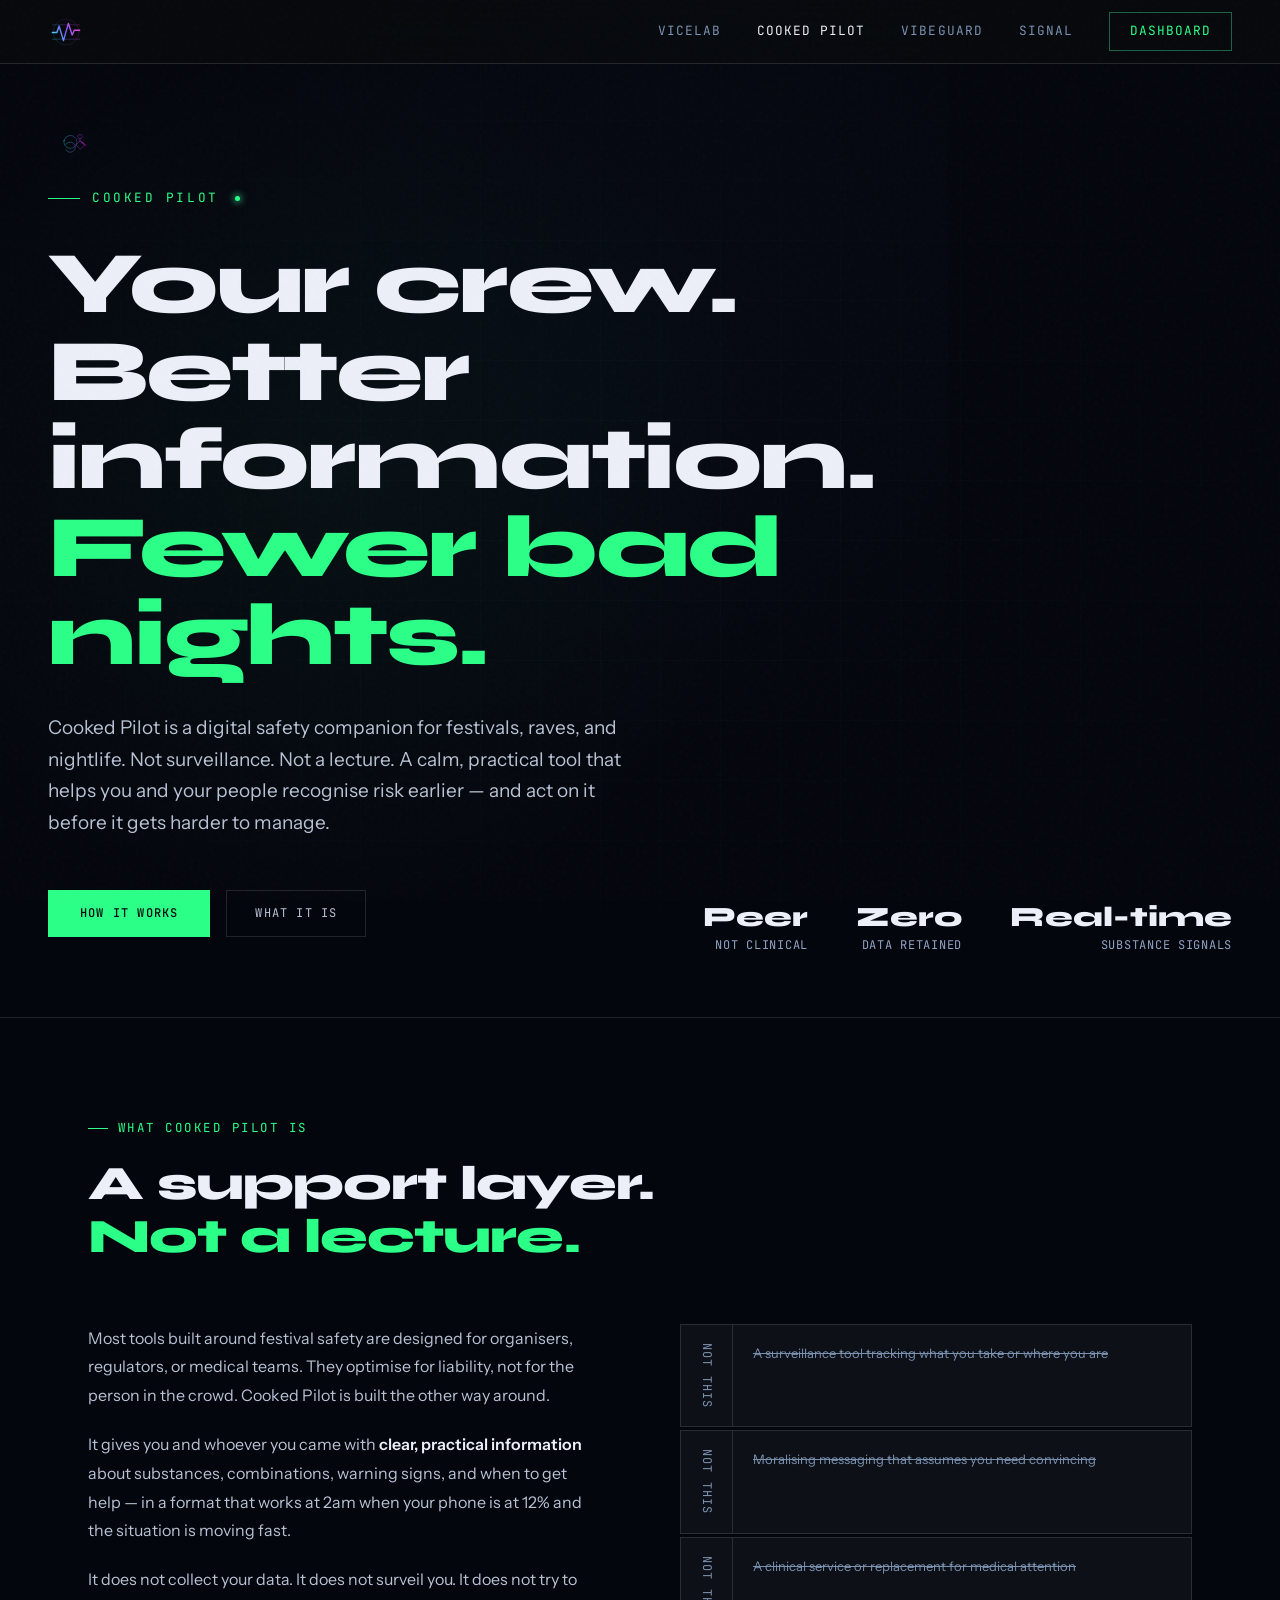
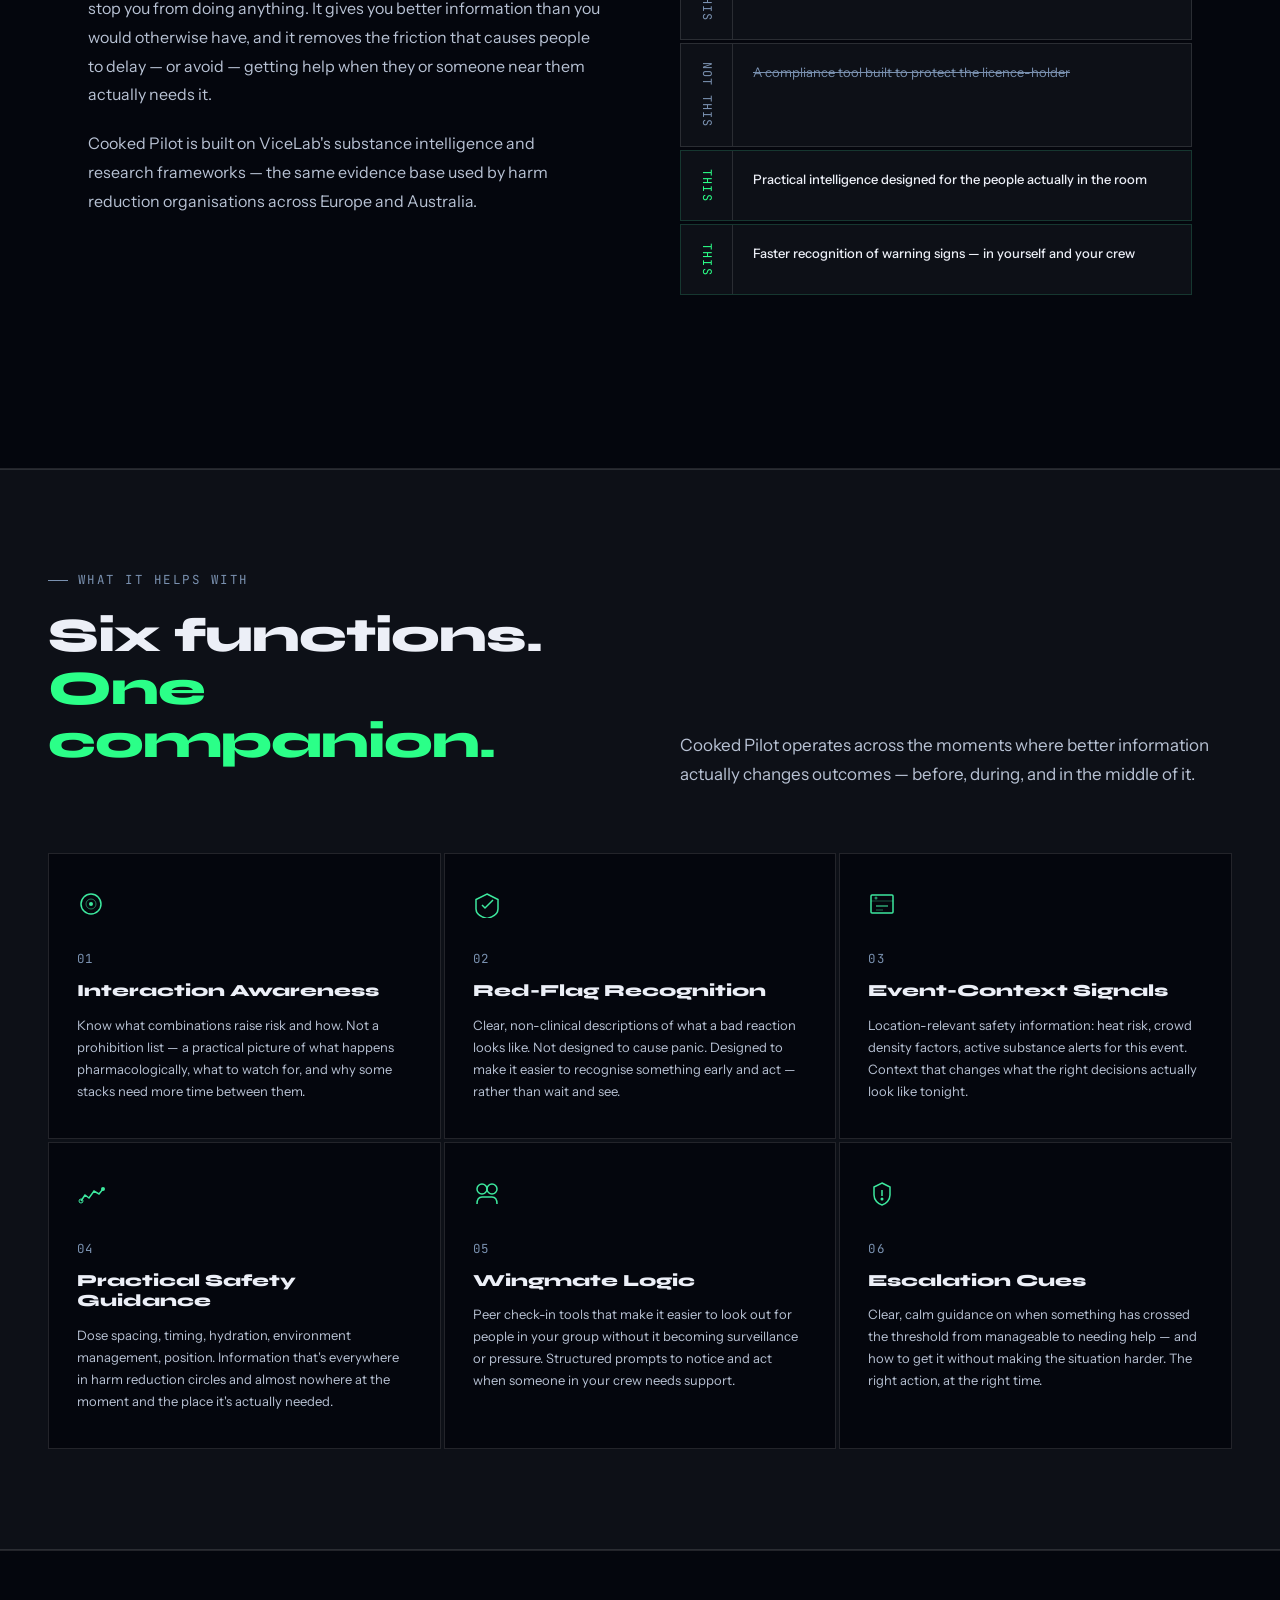
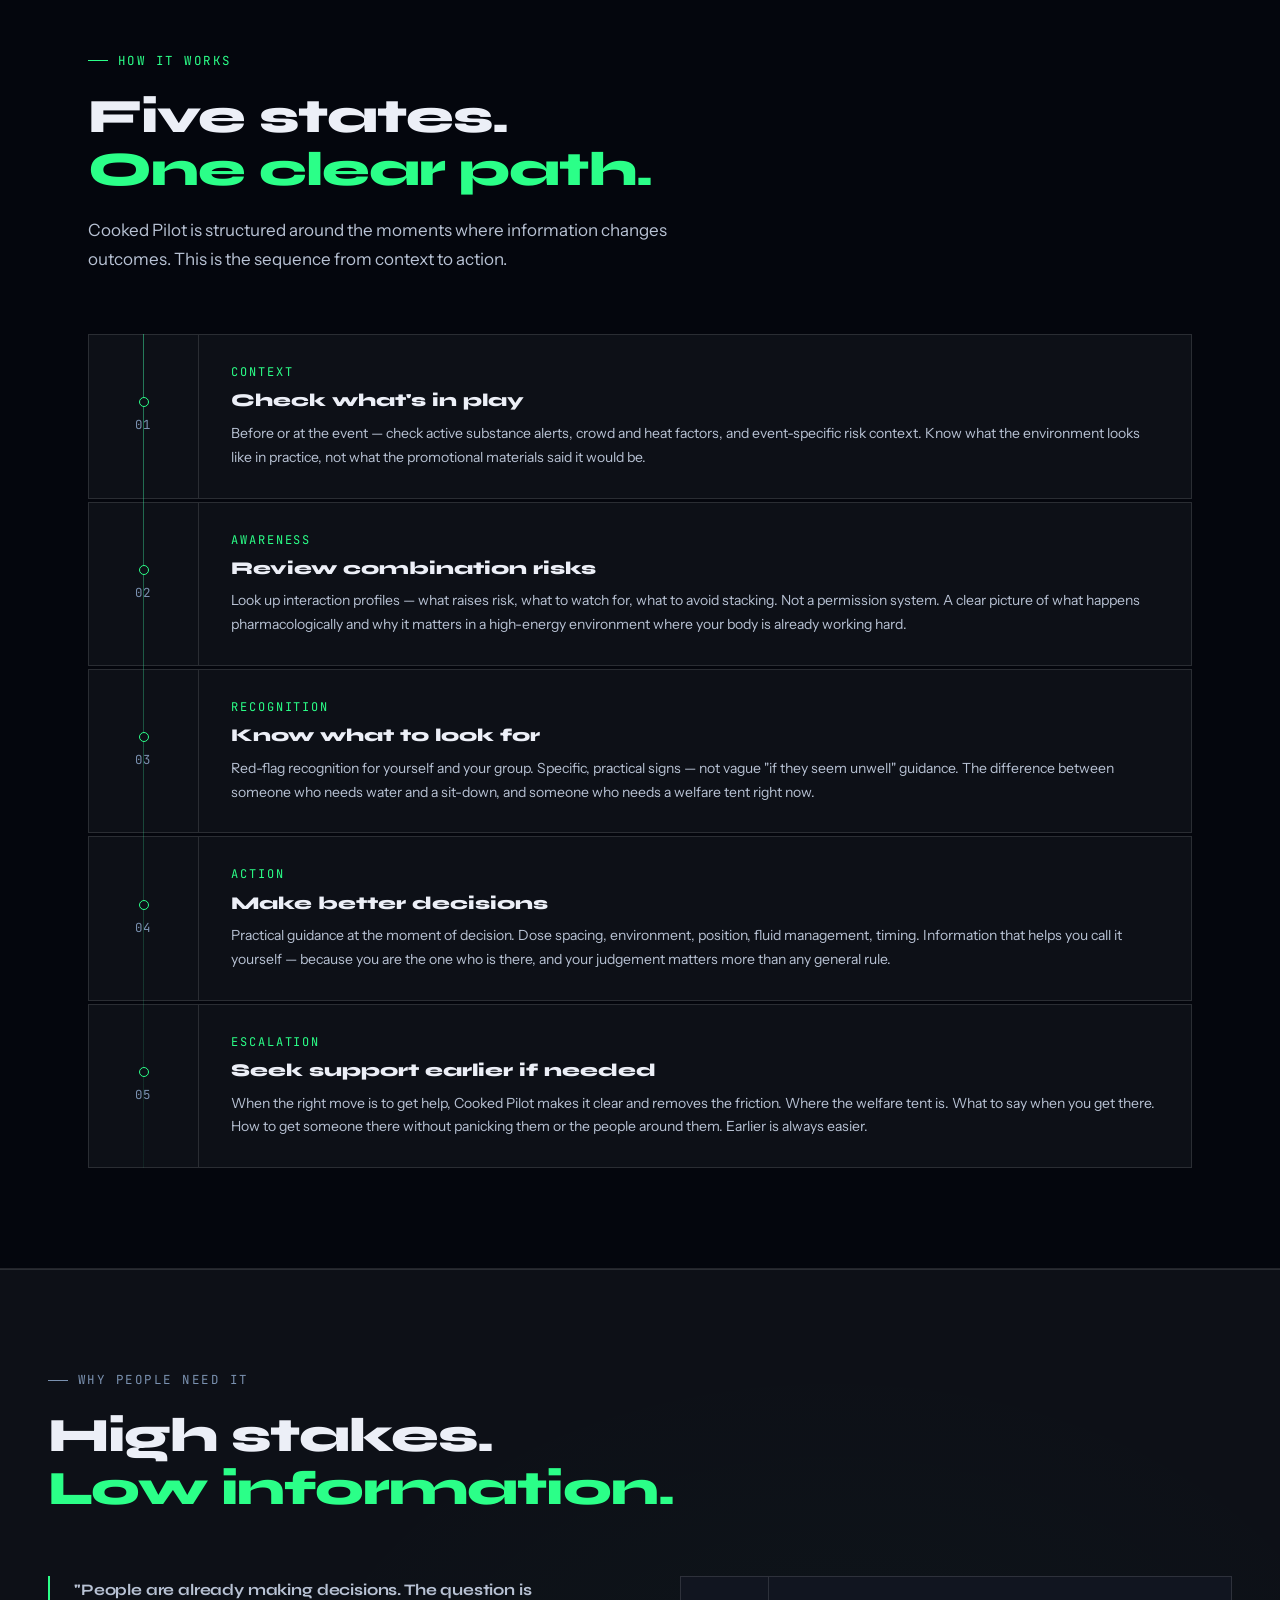
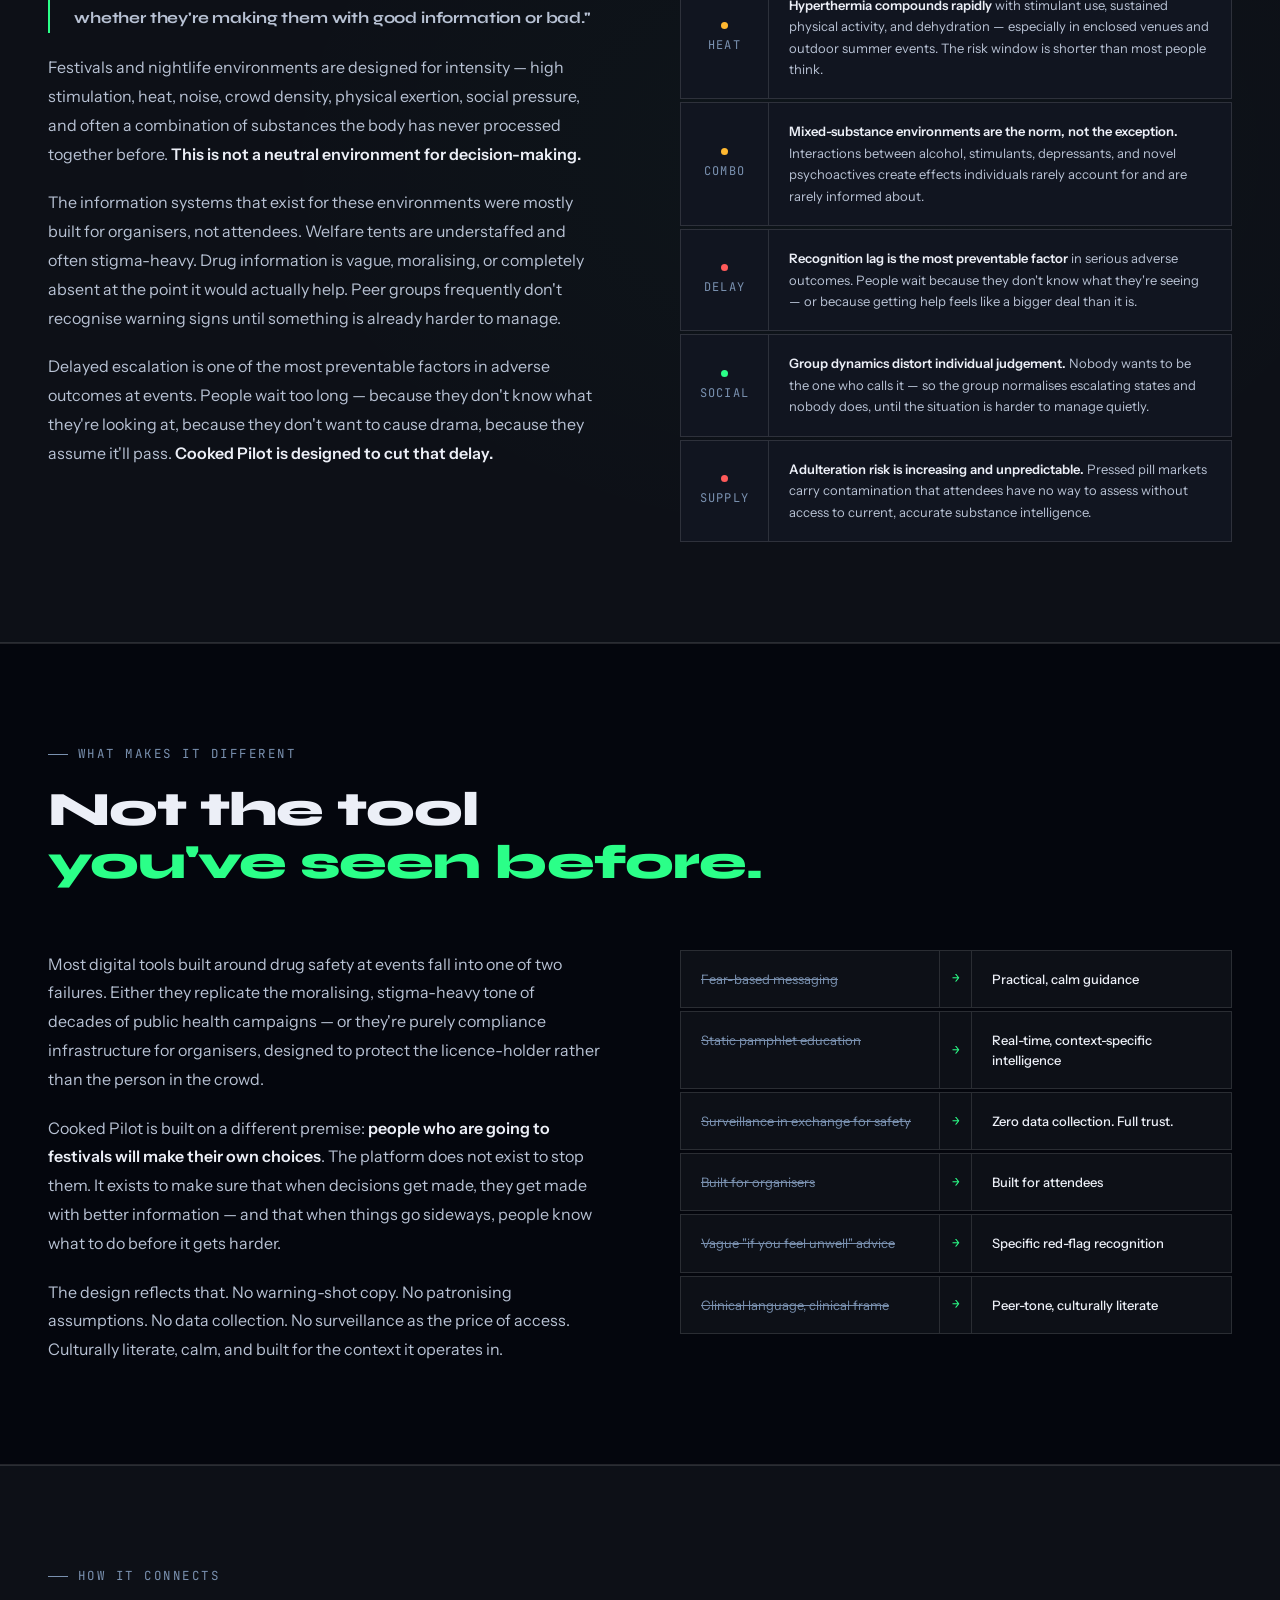
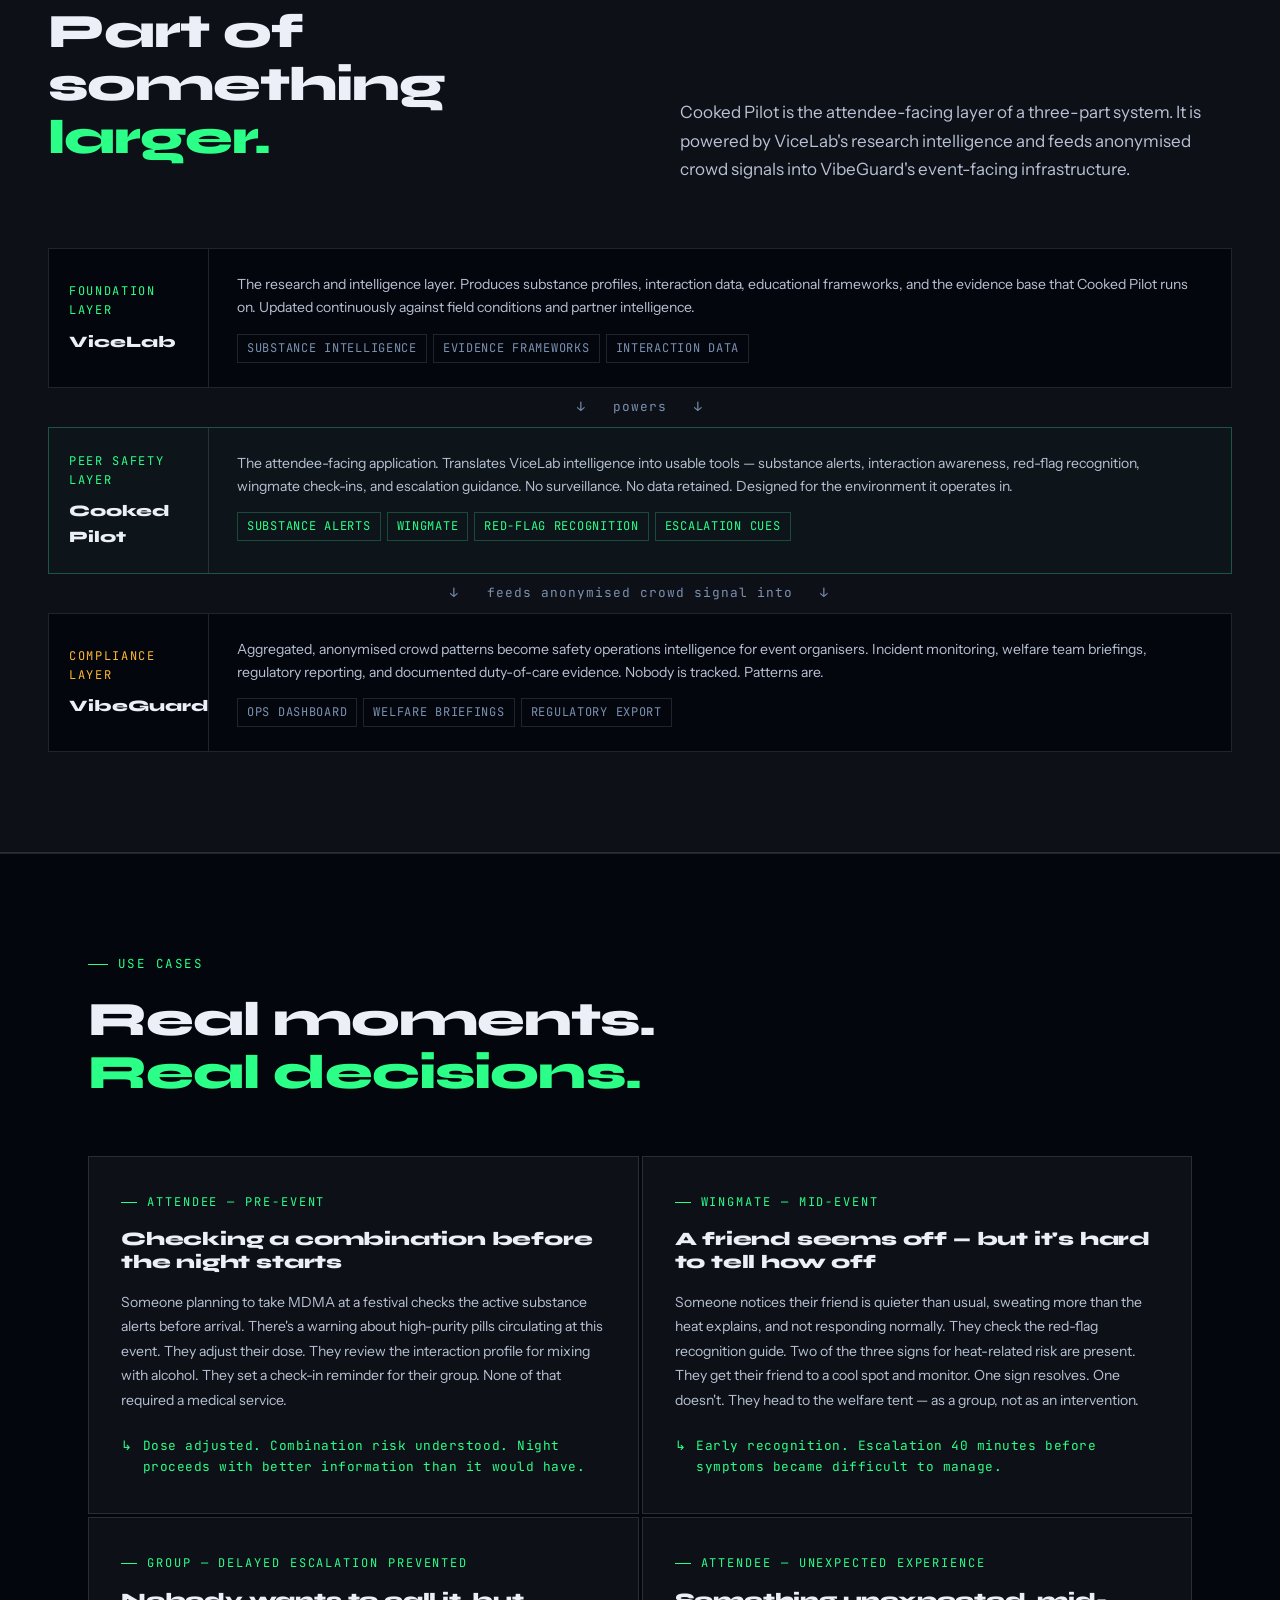
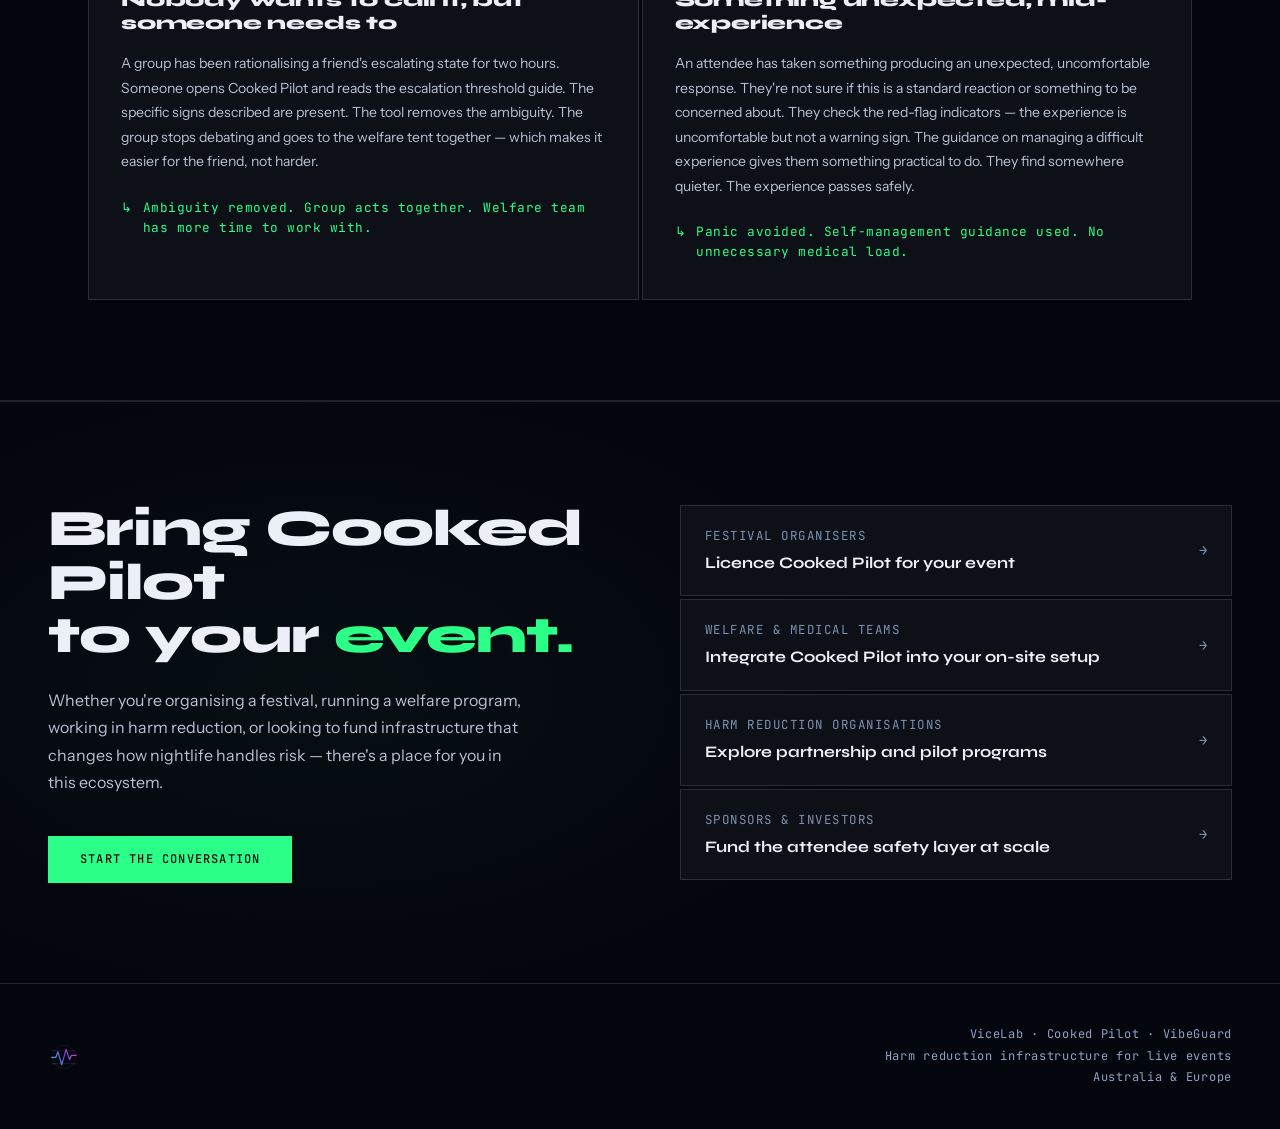
<file: cooked-pilot.html>
<!DOCTYPE html>
<html lang="en">
<head>
<meta charset="UTF-8">
<meta name="viewport" content="width=device-width, initial-scale=1.0">
<title>Cooked Pilot — Digital Safety Companion for Festivals &amp; Nightlife</title>
<link rel="preconnect" href="https://fonts.googleapis.com">
<link href="https://fonts.googleapis.com/css2?family=Syne:wght@400;500;600;700;800&family=Instrument+Sans:ital,wght@0,400;0,500;0,600;1,400&family=JetBrains+Mono:wght@300;400;500&display=swap" rel="stylesheet">
<style>

/* ═══════════════════════════════════════════════════
   TOKENS — exact match to homepage baseline
   ═══════════════════════════════════════════════════ */
:root {
/* ╔══════════════════════════════════════════════════════════════╗
   ║  VICELAB GLOBAL COLOUR SYSTEM — single source of truth      ║
   ║  Edit here to repaint the entire site.                      ║
   ║  Do not hard-code colours outside this block.               ║
   ╚══════════════════════════════════════════════════════════════╝ */

  /* ── Backgrounds ───────────────────────────────────────────── */
  --bg-space:          #04060D;            /* page root / deep field    */
  --bg-panel:          #070B15;            /* card / panel surface      */
  --bg-telemetry:      #091723;            /* telemetry log strip       */

  /* ── Text ──────────────────────────────────────────────────── */
  --text-primary:      #f4f7ff;            /* console / log body text   */
  --text-secondary:    #8fa3c3;            /* metadata, labels          */
  --text-system:       #dce6ff;            /* system strips, orientation*/
  --text-body:         #b8c2d4;            /* paragraph / prose text    */
  --text-dim:          #7a91b0;            /* dimmed secondary labels   */
  --text-muted:        #5e7a9a;            /* decorative / footnote     */
  --text-white:        #eceff7;            /* near-white headings       */

  /* ── Dividers ───────────────────────────────────────────────── */
  --line-divider:      rgba(255,255,255,0.15);  /* structural dividers  */
  --line-subtle:       rgba(255,255,255,0.12);  /* panel borders        */

  /* ── Signal states (telemetry) ─────────────────────────────── */
  --signal-ok:         #3cff9c;            /* nominal / pass            */
  --signal-warn:       #ffcc66;            /* caution                   */
  --signal-alert:      #ff5a5a;            /* critical / fail           */

  /* ── Substance class accents ───────────────────────────────── */
  --accent-stimulant:    #FFB830;          /* Stimulants — amber-gold   */
  --accent-psychedelic:  #00FFC6;          /* Psychedelics — cyan       */
  --accent-empathogen:   #E43CFF;          /* Empathogens — magenta     */
  --accent-dissociative: #4DA3FF;          /* Dissociatives — blue      */
  --accent-opioid:       #FF6B6B;          /* Depressants/Opioids — red */
  --accent-cannabinoid:  #7EE482;          /* Cannabis — soft green     */
  --accent-entactogen:   #A78BFA;          /* Entactogens — violet      */

  /* ── Ecosystem entity accents ──────────────────────────────── */
  --brand-cp:          #2BFF88;            /* Cooked Pilot — neon green */
  --brand-vg:          #4DA3FF;            /* VibeGuard    — neon blue  */
  --brand-vl:          #E43CFF;            /* ViceLab      — magenta    */

  /* ── File-local tokens ──────────────── */
  --bg:           var(--bg-space);
  --bg-1:         #0d1017;
  --bg-2:         #111520;
  --border:       var(--line-subtle);
  --border-2:     var(--line-subtle);

  --text:         var(--text-body);
  --text-dimmer:  var(--text-dim);
  --white:        var(--text-white);

  --green:        var(--brand-cp);
  --green-dim:    rgba(61,232,158,0.08);
  --green-mid:    rgba(61,232,158,0.18);
  --green-glow:   0 0 40px rgba(61,232,158,0.12);

  --blue:         var(--accent-dissociative);
  --blue-dim:     rgba(90,176,255,0.08);

  --amber:        var(--accent-stimulant);
  --amber-dim:    rgba(240,160,48,0.08);

  --mono:    'JetBrains Mono', monospace;
  --display: 'Syne', sans-serif;
  --body:    'Instrument Sans', sans-serif;
}

*, *::before, *::after { box-sizing: border-box; margin: 0; padding: 0; }

html { scroll-behavior: smooth; }

body {
  background: var(--bg);
  color: var(--text);
  font-family: var(--body);
  font-size: 16px;
  line-height: 1.6;
  overflow-x: hidden;
}

/* ─── NOISE OVERLAY ─── */
body::before {
  content: '';
  position: fixed;
  inset: 0;
  background-image: url("data:image/svg+xml,%3Csvg viewBox='0 0 256 256' xmlns='http://www.w3.org/2000/svg'%3E%3Cfilter id='noise'%3E%3CfeTurbulence type='fractalNoise' baseFrequency='0.9' numOctaves='4' stitchTiles='stitch'/%3E%3C/filter%3E%3Crect width='100%25' height='100%25' filter='url(%23noise)' opacity='0.035'/%3E%3C/svg%3E");
  pointer-events: none;
  z-index: 1000;
  opacity: 0.6;
}

/* ─── NAV ─── */
nav {
  position: fixed;
  top: 0; left: 0; right: 0;
  z-index: 100;
  display: flex;
  align-items: center;
  justify-content: space-between;
  padding: 0 48px;
  height: 64px;
  background: rgba(8,10,13,0.85);
  backdrop-filter: blur(16px);
  border-bottom: 1px solid var(--border);
}
.nav-logo {
  font-family: var(--display);
  font-size: 15px;
  font-weight: 800;
  color: var(--white);
  letter-spacing: 0.04em;
  text-decoration: none;
}
.nav-logo span { color: var(--green); }
.nav-links {
  display: flex;
  gap: 36px;
  align-items: center;
}
.nav-links a {
  font-family: var(--mono);
  font-size: 0.80rem;
  color: var(--text-dim);
  text-decoration: none;
  letter-spacing: 0.08em;
  text-transform: uppercase;
  transition: color 0.2s;
}
.nav-links a:hover { color: var(--white); }
.nav-active { color: var(--white) !important; }
.nav-cta {
  font-family: var(--mono);
  font-size: 0.80rem;
  padding: 8px 20px;
  border: 1px solid rgba(61,232,158,0.4);
  color: var(--green) !important;
  letter-spacing: 0.1em;
  text-transform: uppercase;
  transition: all 0.2s !important;
}
.nav-cta:hover {
  background: var(--green-dim) !important;
  color: var(--green) !important;
  border-color: var(--green) !important;
}

/* ─── HERO ─── */
.hero {
  min-height: 100vh;
  display: flex;
  flex-direction: column;
  justify-content: center;
  position: relative;
  padding: 120px 48px 80px;
  overflow: hidden;
}
/* Radar grid — green baseline, tighter pitch for cockpit feel */
.hero::before {
  content: '';
  position: absolute;
  inset: 0;
  background-image:
    linear-gradient(rgba(61,232,158,0.025) 1px, transparent 1px),
    linear-gradient(90deg, rgba(61,232,158,0.025) 1px, transparent 1px);
  background-size: 60px 60px;
  mask-image: radial-gradient(ellipse 85% 80% at 50% 50%, black 15%, transparent 100%);
}
/* Primary glow — green, offset left */
.hero::after {
  content: '';
  position: absolute;
  top: 45%;
  left: 35%;
  transform: translate(-50%, -50%);
  width: 1000px;
  height: 1000px;
  background:
    radial-gradient(circle at 38% 52%, rgba(61,232,158,0.045) 0%, transparent 55%),
    radial-gradient(circle at 72% 35%, rgba(90,176,255,0.02) 0%, transparent 50%);
  pointer-events: none;
}
.hero-inner {
  position: relative;
  z-index: 2;
  max-width: 1100px;
}
.hero-eyebrow {
  font-family: var(--mono);
  font-size: 0.80rem;
  color: var(--green);
  letter-spacing: 0.2em;
  text-transform: uppercase;
  margin-bottom: 32px;
  display: flex;
  align-items: center;
  gap: 12px;
  opacity: 0;
  animation: fadeUp 0.3s ease 0s forwards;
}
.hero-eyebrow::before {
  content: '';
  width: 32px;
  height: 1px;
  background: var(--green);
}
.hero-eyebrow::after {
  content: '';
  width: 5px;
  height: 5px;
  border-radius: 50%;
  background: var(--green);
  box-shadow: 0 0 6px 2px rgba(61,232,158,0.5);
  animation: pulse-dot 2s ease-in-out infinite;
  margin-left: 4px;
}
@keyframes pulse-dot {
  0%,100% { opacity: 1; transform: scale(1); }
  50%      { opacity: 0.4; transform: scale(0.7); }
}
.hero-headline {
  font-family: var(--display);
  font-size: clamp(48px, 7vw, 88px);
  font-weight: 800;
  line-height: 1.0;
  color: var(--white);
  letter-spacing: -0.025em;
  margin-bottom: 32px;
  opacity: 0;
  animation: fadeUp 0.35s ease 0.1s forwards;
}
.hero-headline em { font-style: normal; color: var(--green); }
.hero-sub {
  font-size: 19px;
  color: var(--text);
  max-width: 580px;
  line-height: 1.65;
  margin-bottom: 52px;
  font-weight: 400;
  opacity: 0;
  animation: fadeUp 0.3s ease 0.22s forwards;
}
.hero-actions {
  display: flex;
  gap: 16px;
  align-items: center;
  flex-wrap: wrap;
  opacity: 0;
  animation: fadeUp 0.3s ease 0.32s forwards;
}
/* Hero readout strip — right side */
.hero-stats {
  position: absolute;
  bottom: 60px;
  right: 48px;
  display: flex;
  gap: 48px;
  opacity: 0;
  animation: fadeUp 0.3s ease 0.42s forwards;
}
.stat { text-align: right; }
.stat-num {
  font-family: var(--display);
  font-size: 28px;
  font-weight: 800;
  color: var(--white);
  line-height: 1;
  margin-bottom: 4px;
}
.stat-label {
  font-family: var(--mono);
  font-size: 0.78rem;
  color: var(--text-dim);
  letter-spacing: 0.1em;
  text-transform: uppercase;
}

/* ─── BUTTONS ─── */
.btn-primary {
  font-family: var(--mono);
  font-size: 12px;
  letter-spacing: 0.1em;
  text-transform: uppercase;
  padding: 14px 32px;
  background: var(--green);
  color: #060a0a;
  font-weight: 500;
  border: none;
  cursor: pointer;
  text-decoration: none;
  display: inline-block;
  transition: all 0.2s;
}
.btn-primary:hover {
  background: #5af0b5;
  box-shadow: 0 0 30px rgba(61,232,158,0.3);
}
.btn-ghost {
  font-family: var(--mono);
  font-size: 12px;
  letter-spacing: 0.1em;
  text-transform: uppercase;
  padding: 13px 28px;
  border: 1px solid var(--border-2);
  color: var(--text);
  background: transparent;
  cursor: pointer;
  text-decoration: none;
  display: inline-block;
  transition: all 0.2s;
}
.btn-ghost:hover {
  border-color: var(--line-divider);
  color: var(--white);
}
button:active, .btn-primary:active, .btn-ghost:active { transform: translateY(1px); }

/* ─── TEXT LINK ─── */
.text-link {
  font-family: var(--mono);
  font-size: 0.80rem;
  color: var(--green);
  letter-spacing: 0.1em;
  text-transform: uppercase;
  text-decoration: none;
  display: inline-flex;
  align-items: center;
  gap: 8px;
  margin-top: 8px;
  transition: gap 0.2s;
}
.text-link:hover { gap: 14px; }

/* ─── DIVIDER ─── */
.divider-line {
  height: 1px;
  background: var(--border);
  margin: 0;
}

/* ─── SECTIONS COMMON ─── */
section {
  padding: 100px 48px;
  max-width: 1200px;
  margin: 0 auto;
  scroll-margin-top: 100px;
}
.section-label {
  font-family: var(--mono);
  font-size: 0.78rem;
  color: var(--text-dimmer);
  letter-spacing: 0.2em;
  text-transform: uppercase;
  margin-bottom: 20px;
  display: flex;
  align-items: center;
  gap: 10px;
}
.section-label::before {
  content: '';
  width: 20px;
  height: 1px;
  background: var(--text-dimmer);
}
/* Green-accented section label variant */
.section-label.green { color: var(--green); }
.section-label.green::before { background: var(--green); }

.section-title {
  font-family: var(--display);
  font-size: clamp(32px, 4vw, 48px);
  font-weight: 800;
  color: var(--white);
  line-height: 1.1;
  letter-spacing: -0.02em;
  margin-bottom: 20px;
}
.section-title em { font-style: normal; color: var(--green); }

.section-body {
  font-size: 17px;
  color: var(--text);
  max-width: 600px;
  line-height: 1.7;
}

/* ─── SCROLL ANIMATIONS ─── */
@keyframes fadeUp {
  from { opacity: 0; transform: translateY(8px); }
  to   { opacity: 1; transform: translateY(0); }
}
.reveal {
  opacity: 0;
  transform: translateY(12px);
  transition: opacity 0.7s ease, transform 0.7s ease;
}
.reveal.in { opacity: 1; transform: none; }
.reveal-stagger > * {
  opacity: 0;
  transform: translateY(12px);
  transition: opacity 0.6s ease, transform 0.6s ease;
}
.reveal-stagger.in > *:nth-child(1) { opacity: 1; transform: none; transition-delay: 0.05s; }
.reveal-stagger.in > *:nth-child(2) { opacity: 1; transform: none; transition-delay: 0.13s; }
.reveal-stagger.in > *:nth-child(3) { opacity: 1; transform: none; transition-delay: 0.21s; }
.reveal-stagger.in > *:nth-child(4) { opacity: 1; transform: none; transition-delay: 0.29s; }
.reveal-stagger.in > *:nth-child(5) { opacity: 1; transform: none; transition-delay: 0.37s; }
.reveal-stagger.in > *:nth-child(6) { opacity: 1; transform: none; transition-delay: 0.45s; }

/* ──────────────────────────────────────────────────
   WHAT IT IS
   ────────────────────────────────────────────────── */
.what-section { position: relative; }

.what-layout {
  display: grid;
  grid-template-columns: 1fr 1fr;
  gap: 80px;
  align-items: start;
  margin-top: 60px;
}
.what-text p {
  font-size: 16px;
  color: var(--text);
  line-height: 1.8;
  margin-bottom: 20px;
}
.what-text p:last-child { margin-bottom: 0; }
.what-text strong { color: var(--white); font-weight: 600; }

/* Contrast list — not this / this */
.contrast-stack { display: flex; flex-direction: column; gap: 3px; }
.contrast-row {
  display: grid;
  grid-template-columns: 52px 1fr;
  gap: 0;
  border: 1px solid var(--border);
  transition: border-color 0.2s;
}
.contrast-row.is-no  { background: var(--bg-1); }
.contrast-row.is-yes { background: var(--bg-1); border-color: rgba(61,232,158,0.18); }
.contrast-row:hover  { border-color: var(--border-2); }
.contrast-row.is-yes:hover { border-color: rgba(61,232,158,0.35); }

.contrast-badge {
  display: flex;
  align-items: center;
  justify-content: center;
  border-right: 1px solid var(--border);
  padding: 18px 0;
}
.contrast-badge-inner {
  font-family: var(--mono);
  font-size: 0.75rem;
  text-transform: uppercase;
  letter-spacing: 0.1em;
  writing-mode: vertical-rl;
  text-orientation: mixed;
}
.contrast-row.is-no  .contrast-badge-inner { color: var(--text-dim); }
.contrast-row.is-yes .contrast-badge-inner { color: var(--green); }

.contrast-text {
  padding: 18px 20px;
  font-size: 13px;
  line-height: 1.65;
}
.contrast-row.is-no  .contrast-text { color: var(--text-dim); text-decoration: line-through; }
.contrast-row.is-yes .contrast-text { color: var(--white); font-weight: 500; }

/* ──────────────────────────────────────────────────
   WHAT IT HELPS WITH
   ────────────────────────────────────────────────── */
.helps-wrap {
  background: var(--bg-1);
  border-top: 1px solid var(--border);
  border-bottom: 1px solid var(--border);
  padding: 100px 48px;
  scroll-margin-top: 100px;
}
.helps-inner { max-width: 1200px; margin: 0 auto; }
.helps-header {
  display: grid;
  grid-template-columns: 1fr 1fr;
  gap: 80px;
  margin-bottom: 64px;
  align-items: end;
}
.helps-grid {
  display: grid;
  grid-template-columns: repeat(3, 1fr);
  gap: 3px;
}
.help-card {
  background: var(--bg);
  border: 1px solid var(--border);
  padding: 36px 28px;
  position: relative;
  overflow: hidden;
  transition: all 0.25s;
}
.help-card::before {
  content: '';
  position: absolute;
  top: 0; left: 0; right: 0;
  height: 2px;
  background: linear-gradient(90deg, var(--green), transparent);
  transform: scaleX(0);
  transform-origin: left;
  transition: transform 0.3s;
}
.help-card:hover::before { transform: scaleX(1); }
.help-card:hover { background: var(--bg-2); border-color: rgba(61,232,158,0.2); }
.help-icon { margin-bottom: 24px; }
.help-index {
  font-family: var(--mono);
  font-size: 0.78rem;
  color: var(--text-dimmer);
  letter-spacing: 0.12em;
  margin-bottom: 12px;
}
.help-name {
  font-family: var(--display);
  font-size: 17px;
  font-weight: 800;
  color: var(--white);
  margin-bottom: 12px;
  line-height: 1.2;
}
.help-body { font-size: 13px; color: var(--text); line-height: 1.7; }

/* ──────────────────────────────────────────────────
   HOW IT WORKS — STEP FLOW
   ────────────────────────────────────────────────── */
.flow-section { position: relative; }
.flow-section .section-body { margin-bottom: 60px; }

.flow-steps {
  position: relative;
  display: flex;
  flex-direction: column;
  gap: 3px;
}
/* Continuous left-rail track */
.flow-steps::before {
  content: '';
  position: absolute;
  left: 55px;
  top: 0; bottom: 0;
  width: 1px;
  background: linear-gradient(to bottom,
    rgba(61,232,158,0.5) 0%,
    rgba(61,232,158,0.08) 100%);
  pointer-events: none;
}
.flow-step {
  display: grid;
  grid-template-columns: 110px 1fr;
  border: 1px solid var(--border);
  background: var(--bg-1);
  transition: all 0.25s;
}
.flow-step:hover {
  background: var(--bg-2);
  border-color: rgba(61,232,158,0.2);
}
.flow-step-rail {
  display: flex;
  flex-direction: column;
  align-items: center;
  justify-content: center;
  gap: 8px;
  border-right: 1px solid var(--border);
  padding: 28px 0;
  position: relative;
  z-index: 2;
}
.flow-step-dot {
  width: 10px;
  height: 10px;
  border-radius: 50%;
  border: 1px solid var(--green);
  background: var(--bg-1);
  flex-shrink: 0;
  transition: background 0.2s;
}
.flow-step:hover .flow-step-dot { background: var(--green); }
.flow-step-num {
  font-family: var(--mono);
  font-size: 0.78rem;
  color: var(--text-dimmer);
  letter-spacing: 0.1em;
}
.flow-step:hover .flow-step-num { color: var(--green); }
.flow-step-content { padding: 28px 32px; }
.flow-step-mode {
  font-family: var(--mono);
  font-size: 0.75rem;
  text-transform: uppercase;
  letter-spacing: 0.16em;
  color: var(--green);
  margin-bottom: 8px;
}
.flow-step-title {
  font-family: var(--display);
  font-size: 18px;
  font-weight: 800;
  color: var(--white);
  margin-bottom: 10px;
  line-height: 1.2;
}
.flow-step-desc { font-size: 14px; color: var(--text); line-height: 1.7; }

/* ──────────────────────────────────────────────────
   WHY PEOPLE NEED IT
   ────────────────────────────────────────────────── */
.why-wrap {
  background: var(--bg-1);
  border-top: 1px solid var(--border);
  border-bottom: 1px solid var(--border);
  padding: 100px 48px;
  scroll-margin-top: 100px;
  position: relative;
  overflow: hidden;
}
.why-wrap::before {
  content: '';
  position: absolute;
  inset: 0;
  background: radial-gradient(ellipse 65% 60% at 65% 50%, rgba(61,232,158,0.025) 0%, transparent 70%);
  pointer-events: none;
}
.why-inner { max-width: 1200px; margin: 0 auto; position: relative; z-index: 2; }
.why-layout {
  display: grid;
  grid-template-columns: 1fr 1fr;
  gap: 80px;
  align-items: start;
  margin-top: 60px;
}
.why-quote {
  font-size: 20px;
  color: var(--white);
  font-family: var(--display);
  font-weight: 700;
  line-height: 1.45;
  letter-spacing: -0.01em;
  border-left: 2px solid var(--green);
  padding-left: 24px;
  margin-bottom: 32px;
}
.why-text p {
  font-size: 16px;
  color: var(--text);
  line-height: 1.8;
  margin-bottom: 20px;
}
.why-text p:last-child { margin-bottom: 0; }
.why-text strong { color: var(--white); font-weight: 600; }

/* Signal table — environment risk factors */
.signal-table { display: flex; flex-direction: column; gap: 3px; }
.signal-row {
  display: grid;
  grid-template-columns: 88px 1fr;
  border: 1px solid var(--border);
  background: var(--bg-2);
  transition: border-color 0.2s;
}
.signal-row:hover { border-color: rgba(61,232,158,0.2); }
.signal-type {
  padding: 18px 14px;
  border-right: 1px solid var(--border);
  display: flex;
  flex-direction: column;
  align-items: center;
  justify-content: center;
  gap: 8px;
}
.signal-indicator {
  width: 7px;
  height: 7px;
  border-radius: 50%;
  flex-shrink: 0;
}
.signal-indicator.green  { background: var(--green); }
.signal-indicator.amber  { background: var(--amber); }
.signal-indicator.red    { background: var(--signal-alert); }
.signal-tag {
  font-family: var(--mono);
  font-size: 0.75rem;
  text-transform: uppercase;
  letter-spacing: 0.1em;
  color: var(--text-dimmer);
  text-align: center;
  line-height: 1.4;
}
.signal-body {
  padding: 18px 20px;
  font-size: 13px;
  color: var(--text);
  line-height: 1.65;
}
.signal-body strong { color: var(--white); font-weight: 600; }

/* ──────────────────────────────────────────────────
   WHAT MAKES IT DIFFERENT
   ────────────────────────────────────────────────── */
.diff-wrap {
  padding: 100px 48px;
  scroll-margin-top: 100px;
}
.diff-inner {
  max-width: 1200px;
  margin: 0 auto;
}
.diff-layout {
  display: grid;
  grid-template-columns: 1fr 1fr;
  gap: 80px;
  align-items: start;
  margin-top: 60px;
}
.diff-text p {
  font-size: 16px;
  color: var(--text);
  line-height: 1.8;
  margin-bottom: 20px;
}
.diff-text p:last-child { margin-bottom: 0; }
.diff-text strong { color: var(--white); font-weight: 600; }

/* Before/after comparison rows */
.diff-rows { display: flex; flex-direction: column; gap: 3px; }
.diff-row {
  display: grid;
  grid-template-columns: 1fr 32px 1fr;
  gap: 0;
  border: 1px solid var(--border);
  background: var(--bg-1);
  transition: border-color 0.2s;
}
.diff-row:hover { border-color: var(--border-2); }
.diff-before {
  padding: 18px 20px;
  font-size: 13px;
  color: var(--text-dim);
  line-height: 1.55;
  text-decoration: line-through;
  border-right: 1px solid var(--border);
}
.diff-arrow {
  display: flex;
  align-items: center;
  justify-content: center;
  font-family: var(--mono);
  font-size: 0.80rem;
  color: var(--green);
  border-right: 1px solid var(--border);
}
.diff-after {
  padding: 18px 20px;
  font-size: 13px;
  color: var(--white);
  font-weight: 500;
  line-height: 1.55;
}

/* ──────────────────────────────────────────────────
   ECOSYSTEM CONNECTION
   ────────────────────────────────────────────────── */
.eco-wrap {
  background: var(--bg-1);
  border-top: 1px solid var(--border);
  border-bottom: 1px solid var(--border);
  padding: 100px 48px;
  scroll-margin-top: 100px;
}
.eco-inner { max-width: 1200px; margin: 0 auto; }
.eco-header {
  display: grid;
  grid-template-columns: 1fr 1fr;
  gap: 80px;
  margin-bottom: 64px;
  align-items: end;
}

/* Tier diagram — matches homepage eco-node pattern */
.eco-diagram { display: flex; flex-direction: column; gap: 3px; }
.eco-node {
  display: grid;
  grid-template-columns: 160px 1fr;
  border: 1px solid var(--border);
  background: var(--bg);
  transition: all 0.25s;
}
.eco-node:hover { background: var(--bg-2); }
/* CP active state — green-accented */
.eco-node.cp-active {
  border-color: rgba(61,232,158,0.3);
  background: rgba(61,232,158,0.02);
}
.eco-node-label {
  padding: 24px 20px;
  border-right: 1px solid var(--border);
  display: flex;
  flex-direction: column;
  justify-content: center;
  gap: 8px;
}
.eco-node-tag {
  font-family: var(--mono);
  font-size: 0.75rem;
  text-transform: uppercase;
  letter-spacing: 0.14em;
}
.eco-node.vl  .eco-node-tag { color: var(--green); }
.eco-node.cp-active .eco-node-tag { color: var(--green); }
.eco-node.vg  .eco-node-tag { color: var(--amber); }

.eco-node-name {
  font-family: var(--display);
  font-size: 16px;
  font-weight: 800;
  color: var(--white);
}
.eco-node-body { padding: 24px 28px; }
.eco-node-desc {
  font-size: 14px;
  color: var(--text);
  line-height: 1.65;
  margin-bottom: 14px;
}
.eco-chips { display: flex; gap: 6px; flex-wrap: wrap; }
.eco-chip {
  font-family: var(--mono);
  font-size: 0.75rem;
  text-transform: uppercase;
  letter-spacing: 0.1em;
  padding: 3px 9px;
  border: 1px solid var(--border);
  color: var(--text-dimmer);
}
.eco-node.cp-active .eco-chip {
  border-color: rgba(61,232,158,0.25);
  color: var(--green);
}
.eco-connector {
  font-family: var(--mono);
  font-size: 0.80rem;
  color: var(--text-dimmer);
  letter-spacing: 0.08em;
  padding: 6px 0;
  text-align: center;
}

/* ──────────────────────────────────────────────────
   USE CASES
   ────────────────────────────────────────────────── */
.cases-section { position: relative; }
.cases-grid {
  display: grid;
  grid-template-columns: repeat(2, 1fr);
  gap: 3px;
  margin-top: 56px;
}
.case-card {
  border: 1px solid var(--border);
  padding: 36px 32px;
  background: var(--bg-1);
  position: relative;
  overflow: hidden;
  transition: all 0.25s;
}
.case-card::after {
  content: '';
  position: absolute;
  bottom: 0; left: 0; right: 0;
  height: 1px;
  background: var(--green);
  transform: scaleX(0);
  transform-origin: left;
  transition: transform 0.35s;
}
.case-card:hover::after { transform: scaleX(1); }
.case-card:hover { background: var(--bg-2); border-color: rgba(61,232,158,0.2); }

.case-mode {
  font-family: var(--mono);
  font-size: 0.75rem;
  text-transform: uppercase;
  letter-spacing: 0.16em;
  color: var(--green);
  margin-bottom: 16px;
  display: flex;
  align-items: center;
  gap: 10px;
}
.case-mode::before {
  content: '';
  width: 16px;
  height: 1px;
  background: var(--green);
}
.case-scenario {
  font-family: var(--display);
  font-size: 19px;
  font-weight: 800;
  color: var(--white);
  margin-bottom: 16px;
  line-height: 1.2;
  letter-spacing: -0.01em;
}
.case-body {
  font-size: 14px;
  color: var(--text);
  line-height: 1.75;
  margin-bottom: 24px;
}
.case-outcome {
  display: flex;
  align-items: baseline;
  gap: 10px;
  font-family: var(--mono);
  font-size: 0.80rem;
  color: var(--green);
  letter-spacing: 0.04em;
  line-height: 1.6;
}
.case-outcome::before { content: '↳'; font-size: 13px; flex-shrink: 0; }

/* ──────────────────────────────────────────────────
   FINAL CTA
   ────────────────────────────────────────────────── */
.final-cta {
  position: relative;
  overflow: hidden;
  padding: 100px 48px;
  border-top: 1px solid var(--border);
  scroll-margin-top: 100px;
}
.final-cta::before {
  content: '';
  position: absolute;
  inset: 0;
  background: radial-gradient(ellipse 65% 80% at 25% 50%, rgba(61,232,158,0.04) 0%, transparent 70%);
  pointer-events: none;
}
.cta-inner {
  max-width: 1200px;
  margin: 0 auto;
  display: grid;
  grid-template-columns: 1fr 1fr;
  gap: 80px;
  align-items: center;
  position: relative;
  z-index: 2;
}
.cta-title {
  font-family: var(--display);
  font-size: clamp(32px, 4vw, 52px);
  font-weight: 800;
  color: var(--white);
  line-height: 1.05;
  letter-spacing: -0.02em;
  margin-bottom: 24px;
}
.cta-title em { font-style: normal; color: var(--green); }
.cta-body {
  font-size: 16px;
  color: var(--text);
  line-height: 1.7;
  margin-bottom: 40px;
  max-width: 480px;
}
.cta-options { display: flex; flex-direction: column; gap: 3px; }
.cta-option {
  display: flex;
  align-items: center;
  justify-content: space-between;
  padding: 20px 24px;
  border: 1px solid var(--border);
  background: var(--bg-1);
  text-decoration: none;
  transition: all 0.2s;
  cursor: pointer;
}
.cta-option:hover { background: var(--bg-2); border-color: var(--border-2); }
.cta-option:first-child:hover { border-color: rgba(61,232,158,0.25); }
.cta-option-tag {
  font-family: var(--mono);
  font-size: 0.78rem;
  color: var(--text-dimmer);
  letter-spacing: 0.12em;
  text-transform: uppercase;
  margin-bottom: 4px;
}
.cta-option-label {
  font-family: var(--display);
  font-size: 16px;
  font-weight: 700;
  color: var(--white);
}
.cta-option-arrow {
  font-family: var(--mono);
  font-size: 14px;
  color: var(--text-dimmer);
  transition: all 0.2s;
}
.cta-option:hover .cta-option-arrow { color: var(--green); transform: translateX(4px); }

/* ─── FOOTER ─── */
footer {
  border-top: 1px solid var(--border);
  padding: 40px 48px;
  display: flex;
  justify-content: space-between;
  align-items: center;
}
.footer-logo {
  font-family: var(--display);
  font-size: 14px;
  font-weight: 800;
  color: var(--text-dim);
  letter-spacing: 0.04em;
}
.footer-logo span { color: var(--green); }
.footer-meta {
  font-family: var(--mono);
  font-size: 0.78rem;
  color: var(--text-dimmer);
  letter-spacing: 0.1em;
  text-align: right;
  line-height: 1.9;
}

/* ─── KEYBOARD FOCUS ─── */
:focus-visible {
  outline: 2px solid var(--green);
  outline-offset: 2px;
}

/* ══════════════════════════════════════════════════
   RESPONSIVE
   ════════════════════════════════════════════════== */
/* NAV */
@media (max-width: 768px) {
  nav {
    padding: 0 24px;
    height: auto;
    flex-wrap: wrap;
    padding-top: 12px;
    padding-bottom: 12px;
  }
  .nav-links {
    gap: 20px;
    flex-wrap: wrap;
    width: 100%;
    padding-top: 10px;
    border-top: 1px solid var(--border);
    margin-top: 8px;
  }
}
@media (max-width: 480px) {
  .nav-links { gap: 14px; }
  .nav-links a { font-size: 0.78rem; }
  .nav-cta { font-size: 0.78rem; padding: 6px 14px; }
}

/* HERO */
@media (max-width: 600px) {
  .hero { padding: 100px 24px 80px; }
  .hero-headline { font-size: 42px; }
  .hero-stats { display: none; }
}

/* SECTIONS */
@media (max-width: 768px) {
  section { padding: 72px 24px; }
  .helps-wrap, .why-wrap, .eco-wrap { padding: 72px 24px; }
  .diff-wrap { padding: 72px 24px; }
  .final-cta { padding: 72px 24px; }
  footer { padding: 32px 24px; flex-direction: column; gap: 16px; align-items: flex-start; }
  .footer-meta { text-align: left; }
}

/* WHAT */
@media (max-width: 768px) {
  .what-layout { grid-template-columns: 1fr; gap: 48px; margin-top: 40px; }
}

/* HELPS */
@media (max-width: 768px) {
  .helps-header { grid-template-columns: 1fr; gap: 24px; margin-bottom: 48px; }
  .helps-grid { grid-template-columns: 1fr; }
}
@media (min-width: 520px) and (max-width: 768px) {
  .helps-grid { grid-template-columns: repeat(2, 1fr); }
}

/* FLOW */
@media (max-width: 768px) {
  .flow-steps::before { left: 40px; }
  .flow-step { grid-template-columns: 80px 1fr; }
  .flow-step-content { padding: 20px 20px; }
}
@media (max-width: 480px) {
  .flow-steps::before { display: none; }
  .flow-step { grid-template-columns: 1fr; }
  .flow-step-rail { flex-direction: row; border-right: none; border-bottom: 1px solid var(--border); padding: 14px 20px; justify-content: flex-start; gap: 12px; }
}

/* WHY */
@media (max-width: 768px) {
  .why-layout { grid-template-columns: 1fr; gap: 48px; margin-top: 40px; }
  .signal-row { grid-template-columns: 68px 1fr; }
}

/* DIFF */
@media (max-width: 768px) {
  .diff-layout { grid-template-columns: 1fr; gap: 48px; margin-top: 40px; }
  .diff-row { grid-template-columns: 1fr; }
  .diff-before { border-right: none; border-bottom: 1px solid var(--border); }
  .diff-arrow { display: none; }
}

/* ECO */
@media (max-width: 768px) {
  .eco-header { grid-template-columns: 1fr; gap: 24px; margin-bottom: 48px; }
  .eco-node { grid-template-columns: 1fr; }
  .eco-node-label { border-right: none; border-bottom: 1px solid var(--border); }
}

/* CASES */
@media (max-width: 768px) {
  .cases-grid { grid-template-columns: 1fr; }
}

/* CTA */
@media (max-width: 768px) {
  .cta-inner { grid-template-columns: 1fr; gap: 48px; }
  .cta-body { max-width: 100%; }
}

/* ─── REDUCED MOTION ─── */
@media (prefers-reduced-motion: reduce) {
  .reveal, .reveal-stagger > * {
    opacity: 1;
    transform: none;
    transition: none;
  }
  .hero * { animation: none !important; }
}


/* ═══════════════════════════════════════════════════════
   READABILITY PATCH — global contrast uplift 2026
   Primary: var(--text-primary)  Secondary: var(--text-secondary)  System: var(--text-system)
   Do not override without versioning.
═══════════════════════════════════════════════════════ */

/* Floor: no text below 0.75rem */
* { min-font-size: 0; }  /* intentional no-op anchor */

/* ── Telemetry / console log lines ── */
.tel-line {
  font-size: 0.85rem !important;
  line-height: 1.9 !important;
  letter-spacing: 0.03em !important;
  color: var(--text-primary) !important;
}
.tel-msg  { color: var(--text-primary) !important; }
.tel-ts   { color: var(--text-secondary) !important; }
.tel-ok   .tel-msg { color: var(--signal-ok) !important; }
.tel-warn .tel-msg { color: var(--signal-warn) !important; }
.tel-info .tel-msg { color: var(--text-primary) !important; }

/* ── Explicit target classes from brief ── */
.system-label,
.archive-meta,
.console-strip,
.metadata-text {
  color: var(--text-system) !important;
  font-size: 0.75rem !important;
  line-height: 1.9 !important;
  letter-spacing: 0.03em !important;
}

/* ── Dashboard ── */
.sys-desc-line         { line-height: 1.9 !important; }
.sys-desc-line.primary { color: var(--text-system) !important; }
.sys-desc-line.secondary { color: var(--text-secondary) !important; }
.sys-orient { color: var(--text-secondary) !important; font-size: 0.75rem !important; }
.sc-id   { color: var(--text-secondary) !important; font-size: 0.75rem !important; letter-spacing: 0.06em !important; }
.sc-mode { color: var(--text-secondary) !important; font-size: 0.75rem !important; letter-spacing: 0.03em !important; }
.sl-mode { color: var(--text-secondary) !important; font-size: 0.75rem !important; }
#tel-count { color: var(--text-secondary) !important; }
#wave-sub, .wave-sub { color: var(--text-dim) !important; font-size: 0.75rem !important; }
.sys-hd .sys-id, .panel-id, .panel-label {
  color: var(--text-secondary) !important;
  font-size: 0.75rem !important;
  letter-spacing: 0.06em !important;
}

/* ── Signal v2 / map nodes ── */
.node-tip { font-size: 0.75rem !important; line-height: 1.7 !important; }
.node-tip-name { font-size: 0.80rem !important; }
.rr { color: var(--text-secondary) !important; font-size: 0.75rem !important; }
.rr-val { color: var(--text-system) !important; }
.hero-orient { color: var(--text-system) !important; font-size: 0.80rem !important; }
.hero-cta-sub { color: var(--text-secondary) !important; font-size: 0.75rem !important; }
.tc-module-label { color: var(--text-secondary) !important; font-size: 0.75rem !important; letter-spacing: 0.08em !important; }
.tc-id { color: var(--text-secondary) !important; font-size: 0.75rem !important; }
.tc-status { color: var(--text-secondary) !important; font-size: 0.75rem !important; }
.tc-cta { color: var(--text-secondary) !important; font-size: 0.75rem !important; }
.mx-head-label { color: var(--text-secondary) !important; font-size: 0.75rem !important; }
.mx-foot { color: var(--text-secondary) !important; font-size: 0.75rem !important; line-height: 1.8 !important; }
.mx-legend-item { color: var(--text-secondary) !important; font-size: 0.75rem !important; }
.sys-node-num { color: var(--text-secondary) !important; font-size: 0.75rem !important; letter-spacing: 0.06em !important; }
.sys-node-path { color: var(--text-dim) !important; font-size: 0.75rem !important; }
.why-stat-lbl { color: var(--text-secondary) !important; font-size: 0.75rem !important; letter-spacing: 0.06em !important; }

/* ── Archive index ── */
.ah-eyebrow { color: var(--text-secondary) !important; }
.ah-orient  { color: var(--text-system) !important; font-size: 0.80rem !important; letter-spacing: 0.06em !important; }
.ah-stat-lbl { color: var(--text-secondary) !important; font-size: 0.75rem !important; letter-spacing: 0.06em !important; }
.pc-id { color: var(--text-secondary) !important; font-size: 0.75rem !important; letter-spacing: 0.08em !important; }
.pc-classification { color: var(--text-dim) !important; font-size: 0.75rem !important; letter-spacing: 0.04em !important; }
.pc-badge { color: var(--text-secondary) !important; font-size: 0.75rem !important; }
.pc-edition { font-size: 0.75rem !important; }
.pc-edition.locked { color: rgba(228,60,255,0.75) !important; }
.pc-edition.ed01   { color: rgba(0,255,198,0.75)  !important; }
.pc-cta { color: var(--text-secondary) !important; font-size: 0.75rem !important; letter-spacing: 0.06em !important; }
.filter-btn { font-size: 0.75rem !important; letter-spacing: 0.06em !important; }
.index-bar-right { color: var(--text-secondary) !important; font-size: 0.75rem !important; }
.eco-num  { color: var(--text-secondary) !important; font-size: 0.75rem !important; letter-spacing: 0.06em !important; }
.eco-path { color: var(--text-dim) !important; font-size: 0.75rem !important; }
.final-label { color: var(--text-dim) !important; font-size: 0.75rem !important; }
.footer-note { color: var(--text-dim) !important; font-size: 0.75rem !important; letter-spacing: 0.06em !important; }

/* ── Plate detail ── */
.breadcrumb { color: var(--text-secondary) !important; font-size: 0.75rem !important; letter-spacing: 0.06em !important; }
.breadcrumb-current { color: var(--text-system) !important; }
.plate-code { font-size: 0.80rem !important; letter-spacing: 0.12em !important; }
.plate-meta-row { color: var(--text-secondary) !important; font-size: 0.75rem !important; letter-spacing: 0.04em !important; }
.plate-strip-id { color: var(--text-secondary) !important; font-size: 0.75rem !important; letter-spacing: 0.08em !important; }
.plate-strip-status { font-size: 0.75rem !important; }
.meta-field-key { color: var(--text-secondary) !important; font-size: 0.75rem !important; letter-spacing: 0.08em !important; }
.meta-field-val { color: var(--text-system) !important; font-size: 0.80rem !important; }
.info-block-label { font-size: 0.75rem !important; letter-spacing: 0.08em !important; line-height: 1.9 !important; }
.vault-cell-tag { color: var(--text-dim) !important; font-size: 0.75rem !important; }
.closing-label { color: var(--text-dim) !important; font-size: 0.75rem !important; }
.pc-desc { font-size: 0.80rem !important; line-height: 1.75 !important; }

/* ── Homepage / product pages (shared structure) ── */
.nav-links a { font-size: 0.80rem !important; }
.eyebrow { font-size: 0.75rem !important; letter-spacing: 0.08em !important; line-height: 1.8 !important; }
.stat-label, .n-label, .div-tag, .eco-tag, .section-tag, .trust-num,
.path-who, .action-tag, .entry-label, .footer-meta,
.feat-label, .feat-index, .step-index, .step-num, .final-tag,
.code-tag, .eco-chip, .use-mode, .trust-meta, .or-role, .ion-tag {
  font-size: 0.75rem !important;
  letter-spacing: 0.06em !important;
  line-height: 1.8 !important;
}
.footer-meta { color: var(--text-secondary) !important; }
.stat-label  { color: var(--text-secondary) !important; }

/* ── Cooked Pilot specific ── */
.phase-inner { font-size: 0.75rem !important; letter-spacing: 0.06em !important; }
.signal-tag  { font-size: 0.75rem !important; }

/* ── VibeGuard specific ── */
.feature-tag { font-size: 0.75rem !important; letter-spacing: 0.06em !important; }

/* ── Signal page (older) ── */
.hero-orient,
.hero-cta-sub,
.card-num, .tool-num, .tool-tagline, .tool-field,
.cta-label, .stat-label-old, .atm-tag, .node-label,
.sys-node-label { font-size: 0.75rem !important; letter-spacing: 0.06em !important; }
.footer-note { color: var(--text-dim) !important; font-size: 0.75rem !important; }

/* ── Nav elements ── */
.nav-badge { font-size: 0.75rem !important; letter-spacing: 0.06em !important; }


/* ── Logo image sizing ── */
.nav-logo img {
  height: 36px;
  width: auto;
  display: block;
}
.footer-logo img {
  height: 32px;
  width: auto;
  display: block;
  opacity: 0.85;
}
.div-logo {
  height: 28px;
  width: auto;
  display: block;
  margin-bottom: 6px;
}
.hero-logo {
  height: 48px;
  width: auto;
  display: block;
  margin-bottom: 20px;
}
@media (max-width: 767px) {
  .nav-logo img { height: 28px; }
  .hero-logo { height: 36px; }
}

</style>
</head>
<body>

<!-- ═══════════════════════════════════ NAV -->
<nav>
  <a href="index.html" class="nav-logo"><img src="/logos/vicelab.svg" alt="ViceLab"></a>
  <div class="nav-links">
    <a href="vicelab.html">ViceLab</a>
    <a href="cooked-pilot.html" class="nav-active">Cooked Pilot</a>
    <a href="vibeguard.html">VibeGuard</a>
    <a href="signal.html">Signal</a>
    <a href="dashboard.html" class="nav-cta">Dashboard</a>
  </div>
</nav>


<!-- ═══════════════════════════════════ HERO -->
<div class="hero">
  <div class="hero-inner">

    <img src="/logos/cookedpilot.svg" alt="Cooked Pilot" class="hero-logo">
<div class="hero-eyebrow">Cooked Pilot</div>

    <h1 class="hero-headline">
      Your crew.<br>
      Better information.<br>
      <em>Fewer bad nights.</em>
    </h1>

    <p class="hero-sub">
      Cooked Pilot is a digital safety companion for festivals, raves, and nightlife. Not surveillance. Not a lecture. A calm, practical tool that helps you and your people recognise risk earlier — and act on it before it gets harder to manage.
    </p>

    <div class="hero-actions">
      <a href="#how-it-works" class="btn-primary">How it works</a>
      <a href="#what" class="btn-ghost">What it is</a>
    </div>

  </div>

  <div class="hero-stats">
    <div class="stat">
      <div class="stat-num">Peer</div>
      <div class="stat-label">Not clinical</div>
    </div>
    <div class="stat">
      <div class="stat-num">Zero</div>
      <div class="stat-label">Data retained</div>
    </div>
    <div class="stat">
      <div class="stat-num">Real-time</div>
      <div class="stat-label">Substance signals</div>
    </div>
  </div>
</div>
<div class="divider-line"></div>


<!-- ═══════════════════════════════════ WHAT COOKED PILOT IS -->
<section class="what-section" id="what">

  <div class="reveal">
    <div class="section-label green">What Cooked Pilot is</div>
    <h2 class="section-title">A support layer.<br><em>Not a lecture.</em></h2>
  </div>

  <div class="what-layout">

    <div class="what-text reveal">
      <p>
        Most tools built around festival safety are designed for organisers, regulators, or medical teams. They optimise for liability, not for the person in the crowd. Cooked Pilot is built the other way around.
      </p>
      <p>
        It gives you and whoever you came with <strong>clear, practical information</strong> about substances, combinations, warning signs, and when to get help — in a format that works at 2am when your phone is at 12% and the situation is moving fast.
      </p>
      <p>
        It does not collect your data. It does not surveil you. It does not try to stop you from doing anything. It gives you better information than you would otherwise have, and it removes the friction that causes people to delay — or avoid — getting help when they or someone near them actually needs it.
      </p>
      <p>
        Cooked Pilot is built on ViceLab's substance intelligence and research frameworks — the same evidence base used by harm reduction organisations across Europe and Australia.
      </p>
    </div>

    <div class="contrast-stack reveal-stagger">
      <div class="contrast-row is-no">
        <div class="contrast-badge"><span class="contrast-badge-inner">Not&nbsp;this</span></div>
        <span class="contrast-text">A surveillance tool tracking what you take or where you are</span>
      </div>
      <div class="contrast-row is-no">
        <div class="contrast-badge"><span class="contrast-badge-inner">Not&nbsp;this</span></div>
        <span class="contrast-text">Moralising messaging that assumes you need convincing</span>
      </div>
      <div class="contrast-row is-no">
        <div class="contrast-badge"><span class="contrast-badge-inner">Not&nbsp;this</span></div>
        <span class="contrast-text">A clinical service or replacement for medical attention</span>
      </div>
      <div class="contrast-row is-no">
        <div class="contrast-badge"><span class="contrast-badge-inner">Not&nbsp;this</span></div>
        <span class="contrast-text">A compliance tool built to protect the licence-holder</span>
      </div>
      <div class="contrast-row is-yes">
        <div class="contrast-badge"><span class="contrast-badge-inner">This</span></div>
        <span class="contrast-text">Practical intelligence designed for the people actually in the room</span>
      </div>
      <div class="contrast-row is-yes">
        <div class="contrast-badge"><span class="contrast-badge-inner">This</span></div>
        <span class="contrast-text">Faster recognition of warning signs — in yourself and your crew</span>
      </div>
      <div class="contrast-row is-yes">
        <div class="contrast-badge"><span class="contrast-badge-inner">This</span></div>
        <span class="contrast-text">Clear, calm guidance on when and how to get help — without stigma</span>
      </div>
    </div>

  </div>
</section>
<div class="divider-line"></div>


<!-- ═══════════════════════════════════ WHAT IT HELPS WITH -->
<div class="helps-wrap" id="helps">
  <div class="helps-inner">

    <div class="helps-header reveal">
      <div>
        <div class="section-label">What it helps with</div>
        <h2 class="section-title">Six functions.<br><em>One companion.</em></h2>
      </div>
      <p class="section-body">
        Cooked Pilot operates across the moments where better information actually changes outcomes — before, during, and in the middle of it.
      </p>
    </div>

    <div class="helps-grid reveal-stagger">

      <div class="help-card">
        <div class="help-icon">
          <svg width="28" height="28" viewBox="0 0 28 28" fill="none">
            <circle cx="14" cy="14" r="10" stroke="#3de89e" stroke-width="1.5" fill="none"/>
            <circle cx="14" cy="14" r="5" stroke="#3de89e" stroke-width="1" fill="none" opacity="0.5"/>
            <circle cx="14" cy="14" r="2" fill="#3de89e"/>
          </svg>
        </div>
        <div class="help-index">01</div>
        <div class="help-name">Interaction Awareness</div>
        <p class="help-body">Know what combinations raise risk and how. Not a prohibition list — a practical picture of what happens pharmacologically, what to watch for, and why some stacks need more time between them.</p>
      </div>

      <div class="help-card">
        <div class="help-icon">
          <svg width="28" height="28" viewBox="0 0 28 28" fill="none">
            <path d="M14 4 L25 9.5 L25 19 C25 23.5 20 27 14 28.5 C8 27 3 23.5 3 19 L3 9.5 Z" stroke="#3de89e" stroke-width="1.5" fill="none"/>
            <polyline points="9,15 12,18 20,10" stroke="#3de89e" stroke-width="1.5" fill="none"/>
          </svg>
        </div>
        <div class="help-index">02</div>
        <div class="help-name">Red-Flag Recognition</div>
        <p class="help-body">Clear, non-clinical descriptions of what a bad reaction looks like. Not designed to cause panic. Designed to make it easier to recognise something early and act — rather than wait and see.</p>
      </div>

      <div class="help-card">
        <div class="help-icon">
          <svg width="28" height="28" viewBox="0 0 28 28" fill="none">
            <rect x="3" y="5" width="22" height="18" rx="1" stroke="#3de89e" stroke-width="1.5" fill="none"/>
            <line x1="3" y1="11" x2="25" y2="11" stroke="#3de89e" stroke-width="1" opacity="0.35"/>
            <circle cx="8" cy="8" r="1.5" fill="#3de89e" opacity="0.6"/>
            <line x1="8" y1="16" x2="20" y2="16" stroke="#3de89e" stroke-width="1.5" opacity="0.7"/>
            <line x1="8" y1="20" x2="15" y2="20" stroke="#3de89e" stroke-width="1" opacity="0.45"/>
          </svg>
        </div>
        <div class="help-index">03</div>
        <div class="help-name">Event-Context Signals</div>
        <p class="help-body">Location-relevant safety information: heat risk, crowd density factors, active substance alerts for this event. Context that changes what the right decisions actually look like tonight.</p>
      </div>

      <div class="help-card">
        <div class="help-icon">
          <svg width="28" height="28" viewBox="0 0 28 28" fill="none">
            <polyline points="4,22 8,16 12,19 17,12 22,15 26,10" stroke="#3de89e" stroke-width="1.5" fill="none"/>
            <circle cx="4" cy="22" r="2" stroke="#3de89e" stroke-width="1" fill="none"/>
            <circle cx="26" cy="10" r="2" fill="#3de89e"/>
          </svg>
        </div>
        <div class="help-index">04</div>
        <div class="help-name">Practical Safety Guidance</div>
        <p class="help-body">Dose spacing, timing, hydration, environment management, position. Information that's everywhere in harm reduction circles and almost nowhere at the moment and the place it's actually needed.</p>
      </div>

      <div class="help-card">
        <div class="help-icon">
          <svg width="28" height="28" viewBox="0 0 28 28" fill="none">
            <circle cx="9" cy="10" r="5" stroke="#3de89e" stroke-width="1.5" fill="none"/>
            <circle cx="19" cy="10" r="5" stroke="#3de89e" stroke-width="1.5" fill="none"/>
            <path d="M4 25 C4 20.5 6.2 18 9 18 C12 18 16 18 19 18 C21.8 18 24 20.5 24 25" stroke="#3de89e" stroke-width="1.5" fill="none"/>
          </svg>
        </div>
        <div class="help-index">05</div>
        <div class="help-name">Wingmate Logic</div>
        <p class="help-body">Peer check-in tools that make it easier to look out for people in your group without it becoming surveillance or pressure. Structured prompts to notice and act when someone in your crew needs support.</p>
      </div>

      <div class="help-card">
        <div class="help-icon">
          <svg width="28" height="28" viewBox="0 0 28 28" fill="none">
            <path d="M14 4 L22 8 L22 16 C22 21 18 25 14 26 C10 25 6 21 6 16 L6 8 Z" stroke="#3de89e" stroke-width="1.5" fill="none"/>
            <line x1="14" y1="11" x2="14" y2="17" stroke="#3de89e" stroke-width="1.5"/>
            <circle cx="14" cy="20" r="1.5" fill="#3de89e"/>
          </svg>
        </div>
        <div class="help-index">06</div>
        <div class="help-name">Escalation Cues</div>
        <p class="help-body">Clear, calm guidance on when something has crossed the threshold from manageable to needing help — and how to get it without making the situation harder. The right action, at the right time.</p>
      </div>

    </div>
  </div>
</div>
<div class="divider-line"></div>


<!-- ═══════════════════════════════════ HOW IT WORKS -->
<section class="flow-section" id="how-it-works">

  <div class="reveal">
    <div class="section-label green">How it works</div>
    <h2 class="section-title">Five states.<br><em>One clear path.</em></h2>
    <p class="section-body">Cooked Pilot is structured around the moments where information changes outcomes. This is the sequence from context to action.</p>
  </div>

  <div class="flow-steps reveal-stagger">

    <div class="flow-step">
      <div class="flow-step-rail">
        <div class="flow-step-dot"></div>
        <span class="flow-step-num">01</span>
      </div>
      <div class="flow-step-content">
        <div class="flow-step-mode">Context</div>
        <div class="flow-step-title">Check what's in play</div>
        <p class="flow-step-desc">Before or at the event — check active substance alerts, crowd and heat factors, and event-specific risk context. Know what the environment looks like in practice, not what the promotional materials said it would be.</p>
      </div>
    </div>

    <div class="flow-step">
      <div class="flow-step-rail">
        <div class="flow-step-dot"></div>
        <span class="flow-step-num">02</span>
      </div>
      <div class="flow-step-content">
        <div class="flow-step-mode">Awareness</div>
        <div class="flow-step-title">Review combination risks</div>
        <p class="flow-step-desc">Look up interaction profiles — what raises risk, what to watch for, what to avoid stacking. Not a permission system. A clear picture of what happens pharmacologically and why it matters in a high-energy environment where your body is already working hard.</p>
      </div>
    </div>

    <div class="flow-step">
      <div class="flow-step-rail">
        <div class="flow-step-dot"></div>
        <span class="flow-step-num">03</span>
      </div>
      <div class="flow-step-content">
        <div class="flow-step-mode">Recognition</div>
        <div class="flow-step-title">Know what to look for</div>
        <p class="flow-step-desc">Red-flag recognition for yourself and your group. Specific, practical signs — not vague "if they seem unwell" guidance. The difference between someone who needs water and a sit-down, and someone who needs a welfare tent right now.</p>
      </div>
    </div>

    <div class="flow-step">
      <div class="flow-step-rail">
        <div class="flow-step-dot"></div>
        <span class="flow-step-num">04</span>
      </div>
      <div class="flow-step-content">
        <div class="flow-step-mode">Action</div>
        <div class="flow-step-title">Make better decisions</div>
        <p class="flow-step-desc">Practical guidance at the moment of decision. Dose spacing, environment, position, fluid management, timing. Information that helps you call it yourself — because you are the one who is there, and your judgement matters more than any general rule.</p>
      </div>
    </div>

    <div class="flow-step">
      <div class="flow-step-rail">
        <div class="flow-step-dot"></div>
        <span class="flow-step-num">05</span>
      </div>
      <div class="flow-step-content">
        <div class="flow-step-mode">Escalation</div>
        <div class="flow-step-title">Seek support earlier if needed</div>
        <p class="flow-step-desc">When the right move is to get help, Cooked Pilot makes it clear and removes the friction. Where the welfare tent is. What to say when you get there. How to get someone there without panicking them or the people around them. Earlier is always easier.</p>
      </div>
    </div>

  </div>
</section>
<div class="divider-line"></div>


<!-- ═══════════════════════════════════ WHY PEOPLE NEED IT -->
<div class="why-wrap" id="why">
  <div class="why-inner">

    <div class="reveal">
      <div class="section-label">Why people need it</div>
      <h2 class="section-title">High stakes.<br><em>Low information.</em></h2>
    </div>

    <div class="why-layout">

      <div class="why-text reveal">
        <p class="why-quote">
          "People are already making decisions. The question is whether they're making them with good information or bad."
        </p>
        <p>
          Festivals and nightlife environments are designed for intensity — high stimulation, heat, noise, crowd density, physical exertion, social pressure, and often a combination of substances the body has never processed together before. <strong>This is not a neutral environment for decision-making.</strong>
        </p>
        <p>
          The information systems that exist for these environments were mostly built for organisers, not attendees. Welfare tents are understaffed and often stigma-heavy. Drug information is vague, moralising, or completely absent at the point it would actually help. Peer groups frequently don't recognise warning signs until something is already harder to manage.
        </p>
        <p>
          Delayed escalation is one of the most preventable factors in adverse outcomes at events. People wait too long — because they don't know what they're looking at, because they don't want to cause drama, because they assume it'll pass. <strong>Cooked Pilot is designed to cut that delay.</strong>
        </p>
      </div>

      <div class="signal-table reveal-stagger">
        <div class="signal-row">
          <div class="signal-type">
            <div class="signal-indicator amber"></div>
            <span class="signal-tag">Heat</span>
          </div>
          <p class="signal-body"><strong>Hyperthermia compounds rapidly</strong> with stimulant use, sustained physical activity, and dehydration — especially in enclosed venues and outdoor summer events. The risk window is shorter than most people think.</p>
        </div>
        <div class="signal-row">
          <div class="signal-type">
            <div class="signal-indicator amber"></div>
            <span class="signal-tag">Combo</span>
          </div>
          <p class="signal-body"><strong>Mixed-substance environments are the norm, not the exception.</strong> Interactions between alcohol, stimulants, depressants, and novel psychoactives create effects individuals rarely account for and are rarely informed about.</p>
        </div>
        <div class="signal-row">
          <div class="signal-type">
            <div class="signal-indicator red"></div>
            <span class="signal-tag">Delay</span>
          </div>
          <p class="signal-body"><strong>Recognition lag is the most preventable factor</strong> in serious adverse outcomes. People wait because they don't know what they're seeing — or because getting help feels like a bigger deal than it is.</p>
        </div>
        <div class="signal-row">
          <div class="signal-type">
            <div class="signal-indicator green"></div>
            <span class="signal-tag">Social</span>
          </div>
          <p class="signal-body"><strong>Group dynamics distort individual judgement.</strong> Nobody wants to be the one who calls it — so the group normalises escalating states and nobody does, until the situation is harder to manage quietly.</p>
        </div>
        <div class="signal-row">
          <div class="signal-type">
            <div class="signal-indicator red"></div>
            <span class="signal-tag">Supply</span>
          </div>
          <p class="signal-body"><strong>Adulteration risk is increasing and unpredictable.</strong> Pressed pill markets carry contamination that attendees have no way to assess without access to current, accurate substance intelligence.</p>
        </div>
      </div>

    </div>
  </div>
</div>
<div class="divider-line"></div>


<!-- ═══════════════════════════════════ WHAT MAKES IT DIFFERENT -->
<div class="diff-wrap" id="different">
  <div class="diff-inner">

    <div class="reveal">
      <div class="section-label">What makes it different</div>
      <h2 class="section-title">Not the tool<br><em>you've seen before.</em></h2>
    </div>

    <div class="diff-layout">

      <div class="diff-text reveal">
        <p>
          Most digital tools built around drug safety at events fall into one of two failures. Either they replicate the moralising, stigma-heavy tone of decades of public health campaigns — or they're purely compliance infrastructure for organisers, designed to protect the licence-holder rather than the person in the crowd.
        </p>
        <p>
          Cooked Pilot is built on a different premise: <strong>people who are going to festivals will make their own choices</strong>. The platform does not exist to stop them. It exists to make sure that when decisions get made, they get made with better information — and that when things go sideways, people know what to do before it gets harder.
        </p>
        <p>
          The design reflects that. No warning-shot copy. No patronising assumptions. No data collection. No surveillance as the price of access. Culturally literate, calm, and built for the context it operates in.
        </p>
      </div>

      <div class="diff-rows reveal-stagger">
        <div class="diff-row">
          <span class="diff-before">Fear-based messaging</span>
          <span class="diff-arrow">→</span>
          <span class="diff-after">Practical, calm guidance</span>
        </div>
        <div class="diff-row">
          <span class="diff-before">Static pamphlet education</span>
          <span class="diff-arrow">→</span>
          <span class="diff-after">Real-time, context-specific intelligence</span>
        </div>
        <div class="diff-row">
          <span class="diff-before">Surveillance in exchange for safety</span>
          <span class="diff-arrow">→</span>
          <span class="diff-after">Zero data collection. Full trust.</span>
        </div>
        <div class="diff-row">
          <span class="diff-before">Built for organisers</span>
          <span class="diff-arrow">→</span>
          <span class="diff-after">Built for attendees</span>
        </div>
        <div class="diff-row">
          <span class="diff-before">Vague "if you feel unwell" advice</span>
          <span class="diff-arrow">→</span>
          <span class="diff-after">Specific red-flag recognition</span>
        </div>
        <div class="diff-row">
          <span class="diff-before">Clinical language, clinical frame</span>
          <span class="diff-arrow">→</span>
          <span class="diff-after">Peer-tone, culturally literate</span>
        </div>
      </div>

    </div>
  </div>
</div>
<div class="divider-line"></div>


<!-- ═══════════════════════════════════ ECOSYSTEM -->
<div class="eco-wrap" id="ecosystem">
  <div class="eco-inner">

    <div class="eco-header reveal">
      <div>
        <div class="section-label">How it connects</div>
        <h2 class="section-title">Part of something<br><em>larger.</em></h2>
      </div>
      <p class="section-body">
        Cooked Pilot is the attendee-facing layer of a three-part system. It is powered by ViceLab's research intelligence and feeds anonymised crowd signals into VibeGuard's event-facing infrastructure.
      </p>
    </div>

    <div class="eco-diagram reveal-stagger">

      <div class="eco-node vl">
        <div class="eco-node-label">
          <span class="eco-node-tag">Foundation layer</span>
          <span class="eco-node-name">ViceLab</span>
        </div>
        <div class="eco-node-body">
          <p class="eco-node-desc">The research and intelligence layer. Produces substance profiles, interaction data, educational frameworks, and the evidence base that Cooked Pilot runs on. Updated continuously against field conditions and partner intelligence.</p>
          <div class="eco-chips">
            <span class="eco-chip">Substance intelligence</span>
            <span class="eco-chip">Evidence frameworks</span>
            <span class="eco-chip">Interaction data</span>
          </div>
        </div>
      </div>

      <div class="eco-connector">↓ &nbsp; powers &nbsp; ↓</div>

      <div class="eco-node cp-active">
        <div class="eco-node-label">
          <span class="eco-node-tag">Peer safety layer</span>
          <span class="eco-node-name">Cooked Pilot</span>
        </div>
        <div class="eco-node-body">
          <p class="eco-node-desc">The attendee-facing application. Translates ViceLab intelligence into usable tools — substance alerts, interaction awareness, red-flag recognition, wingmate check-ins, and escalation guidance. No surveillance. No data retained. Designed for the environment it operates in.</p>
          <div class="eco-chips">
            <span class="eco-chip">Substance alerts</span>
            <span class="eco-chip">Wingmate</span>
            <span class="eco-chip">Red-flag recognition</span>
            <span class="eco-chip">Escalation cues</span>
          </div>
        </div>
      </div>

      <div class="eco-connector">↓ &nbsp; feeds anonymised crowd signal into &nbsp; ↓</div>

      <div class="eco-node vg">
        <div class="eco-node-label">
          <span class="eco-node-tag">Compliance layer</span>
          <span class="eco-node-name">VibeGuard</span>
        </div>
        <div class="eco-node-body">
          <p class="eco-node-desc">Aggregated, anonymised crowd patterns become safety operations intelligence for event organisers. Incident monitoring, welfare team briefings, regulatory reporting, and documented duty-of-care evidence. Nobody is tracked. Patterns are.</p>
          <div class="eco-chips">
            <span class="eco-chip">Ops dashboard</span>
            <span class="eco-chip">Welfare briefings</span>
            <span class="eco-chip">Regulatory export</span>
          </div>
        </div>
      </div>

    </div>
  </div>
</div>
<div class="divider-line"></div>


<!-- ═══════════════════════════════════ USE CASES -->
<section class="cases-section" id="use-cases">

  <div class="reveal">
    <div class="section-label green">Use cases</div>
    <h2 class="section-title">Real moments.<br><em>Real decisions.</em></h2>
  </div>

  <div class="cases-grid reveal-stagger">

    <div class="case-card">
      <div class="case-mode">Attendee — Pre-event</div>
      <div class="case-scenario">Checking a combination before the night starts</div>
      <p class="case-body">Someone planning to take MDMA at a festival checks the active substance alerts before arrival. There's a warning about high-purity pills circulating at this event. They adjust their dose. They review the interaction profile for mixing with alcohol. They set a check-in reminder for their group. None of that required a medical service.</p>
      <div class="case-outcome">Dose adjusted. Combination risk understood. Night proceeds with better information than it would have.</div>
    </div>

    <div class="case-card">
      <div class="case-mode">Wingmate — Mid-event</div>
      <div class="case-scenario">A friend seems off — but it's hard to tell how off</div>
      <p class="case-body">Someone notices their friend is quieter than usual, sweating more than the heat explains, and not responding normally. They check the red-flag recognition guide. Two of the three signs for heat-related risk are present. They get their friend to a cool spot and monitor. One sign resolves. One doesn't. They head to the welfare tent — as a group, not as an intervention.</p>
      <div class="case-outcome">Early recognition. Escalation 40 minutes before symptoms became difficult to manage.</div>
    </div>

    <div class="case-card">
      <div class="case-mode">Group — Delayed escalation prevented</div>
      <div class="case-scenario">Nobody wants to call it, but someone needs to</div>
      <p class="case-body">A group has been rationalising a friend's escalating state for two hours. Someone opens Cooked Pilot and reads the escalation threshold guide. The specific signs described are present. The tool removes the ambiguity. The group stops debating and goes to the welfare tent together — which makes it easier for the friend, not harder.</p>
      <div class="case-outcome">Ambiguity removed. Group acts together. Welfare team has more time to work with.</div>
    </div>

    <div class="case-card">
      <div class="case-mode">Attendee — Unexpected experience</div>
      <div class="case-scenario">Something unexpected, mid-experience</div>
      <p class="case-body">An attendee has taken something producing an unexpected, uncomfortable response. They're not sure if this is a standard reaction or something to be concerned about. They check the red-flag indicators — the experience is uncomfortable but not a warning sign. The guidance on managing a difficult experience gives them something practical to do. They find somewhere quieter. The experience passes safely.</p>
      <div class="case-outcome">Panic avoided. Self-management guidance used. No unnecessary medical load.</div>
    </div>

  </div>
</section>
<div class="divider-line"></div>


<!-- ═══════════════════════════════════ FINAL CTA -->
<div class="final-cta" id="contact">
  <div class="cta-inner">

    <div class="reveal">
      <h2 class="cta-title">Bring Cooked Pilot<br>to your <em>event.</em></h2>
      <p class="cta-body">
        Whether you're organising a festival, running a welfare program, working in harm reduction, or looking to fund infrastructure that changes how nightlife handles risk — there's a place for you in this ecosystem.
      </p>
      <a href="#contact" class="btn-primary">Start the conversation</a>
    </div>

    <div class="cta-options reveal-stagger">
      <a href="#" class="cta-option">
        <div class="cta-option-left">
          <div class="cta-option-tag">Festival organisers</div>
          <div class="cta-option-label">Licence Cooked Pilot for your event</div>
        </div>
        <div class="cta-option-arrow">→</div>
      </a>
      <a href="#" class="cta-option">
        <div class="cta-option-left">
          <div class="cta-option-tag">Welfare &amp; medical teams</div>
          <div class="cta-option-label">Integrate Cooked Pilot into your on-site setup</div>
        </div>
        <div class="cta-option-arrow">→</div>
      </a>
      <a href="#" class="cta-option">
        <div class="cta-option-left">
          <div class="cta-option-tag">Harm reduction organisations</div>
          <div class="cta-option-label">Explore partnership and pilot programs</div>
        </div>
        <div class="cta-option-arrow">→</div>
      </a>
      <a href="#" class="cta-option">
        <div class="cta-option-left">
          <div class="cta-option-tag">Sponsors &amp; investors</div>
          <div class="cta-option-label">Fund the attendee safety layer at scale</div>
        </div>
        <div class="cta-option-arrow">→</div>
      </a>
    </div>

  </div>
</div>


<!-- ═══════════════════════════════════ FOOTER -->
<footer>
  <div class="footer-logo"><img src="/logos/vicelab.svg" alt="ViceLab"></div>
  <div class="footer-meta">
    ViceLab · Cooked Pilot · VibeGuard<br>
    Harm reduction infrastructure for live events<br>
    Australia &amp; Europe
  </div>
</footer>


<script>
const observer = new IntersectionObserver((entries) => {
  entries.forEach(el => { if (el.isIntersecting) el.target.classList.add('in'); });
}, { threshold: 0.1, rootMargin: '0px 0px -40px 0px' });

document.querySelectorAll('.reveal, .reveal-stagger').forEach(el => observer.observe(el));
</script>

</body>
</html>
</file>
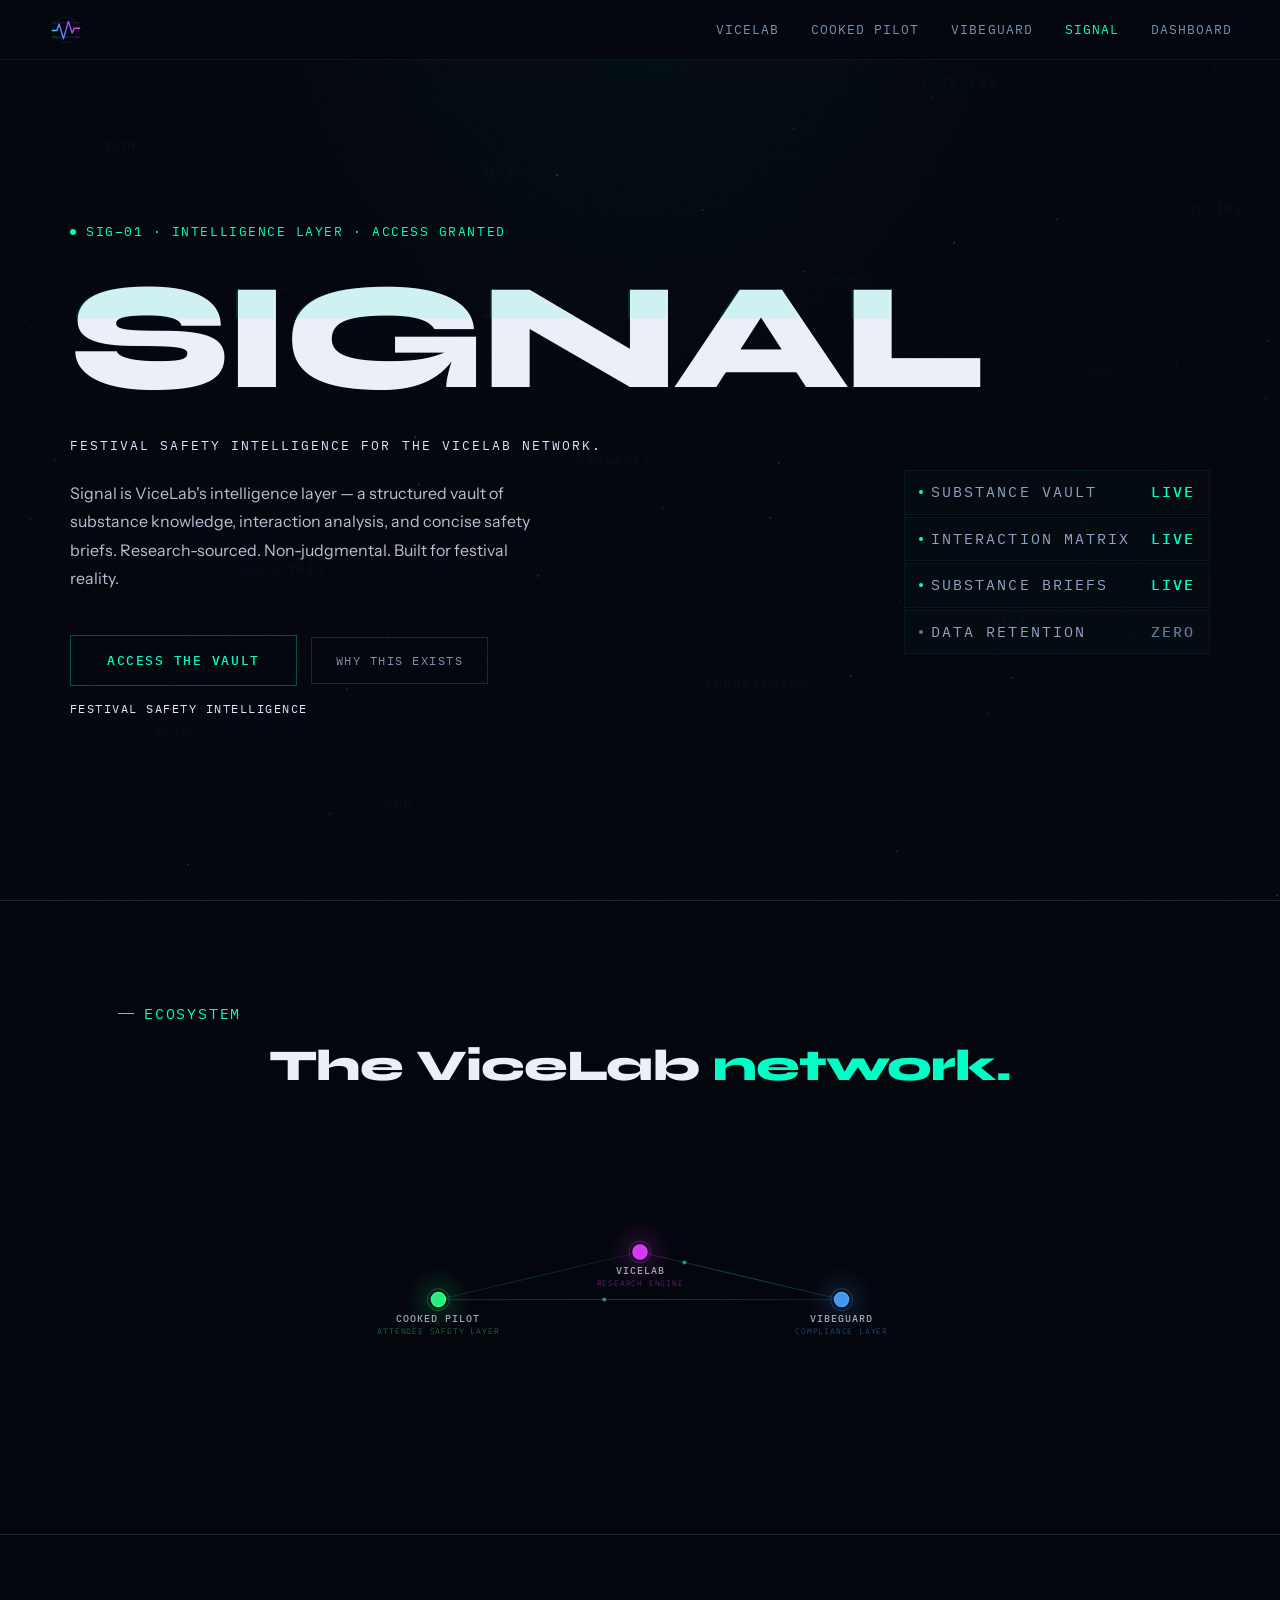
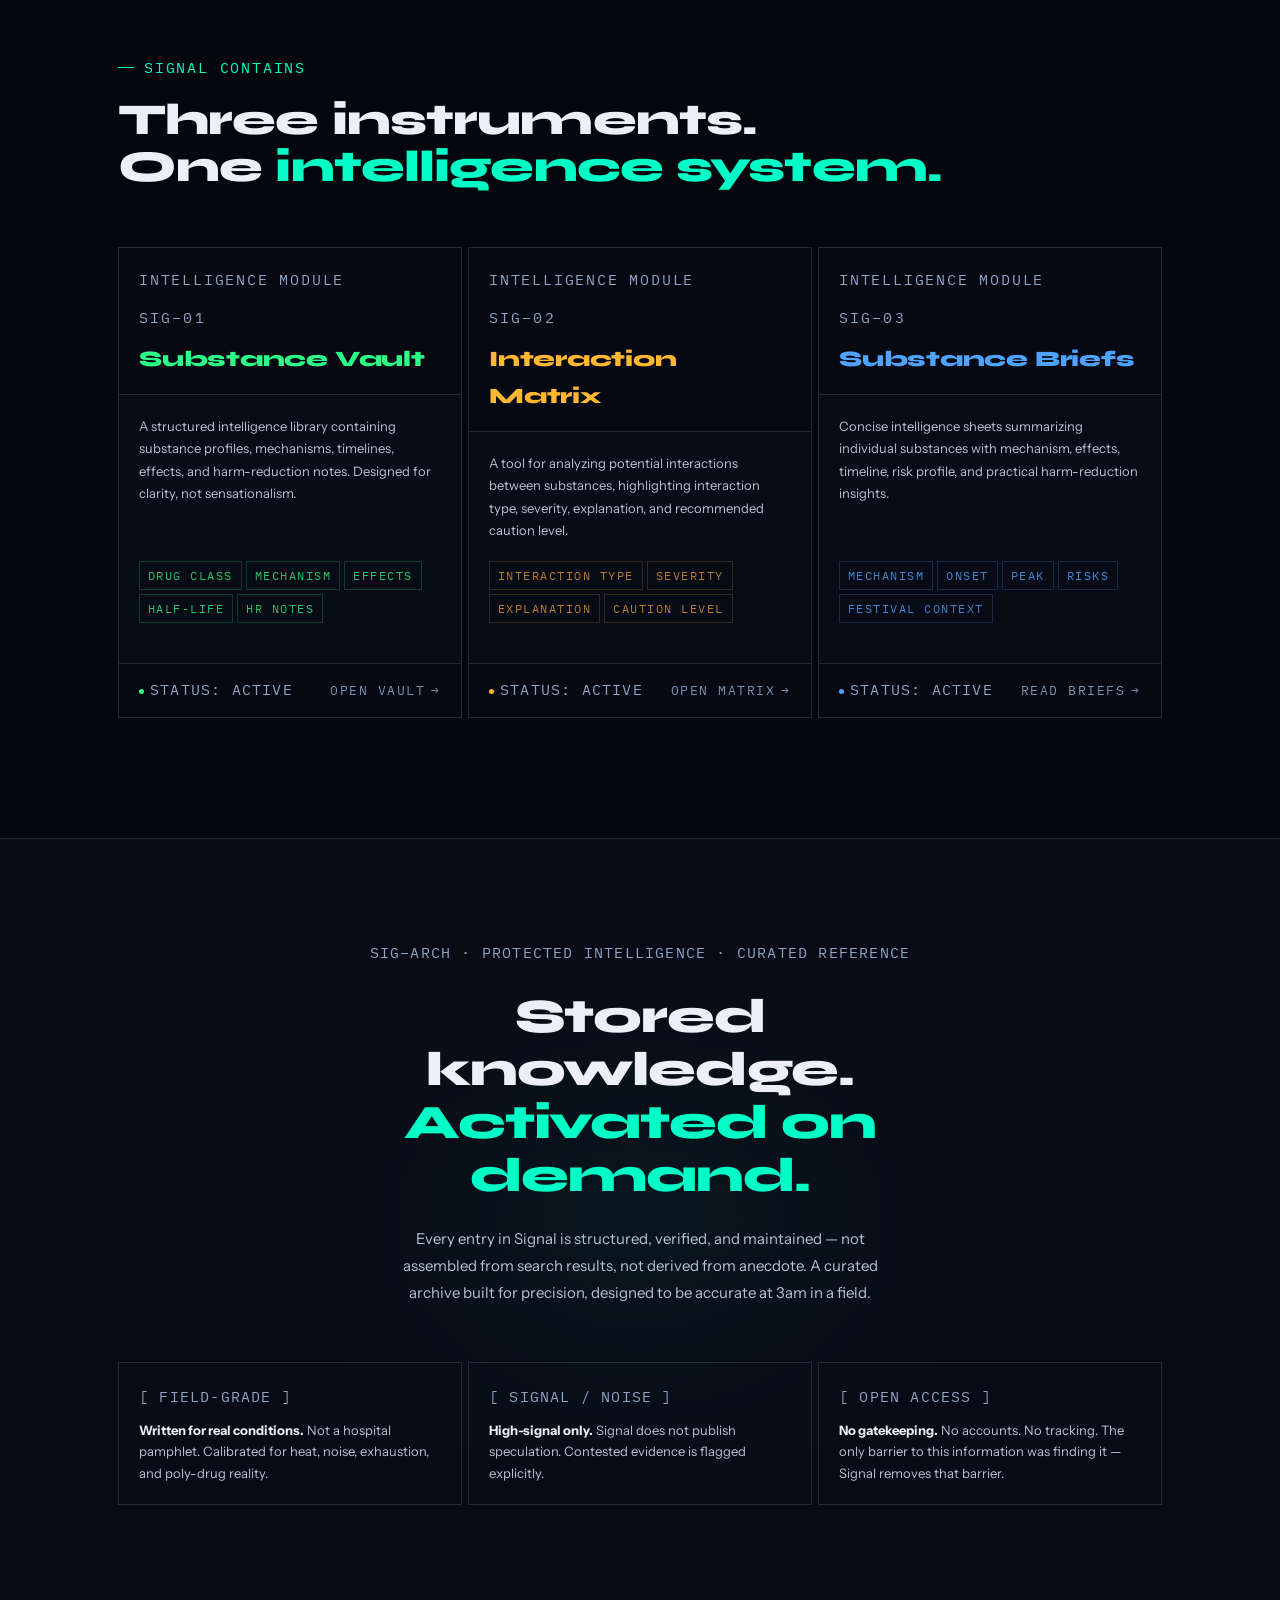
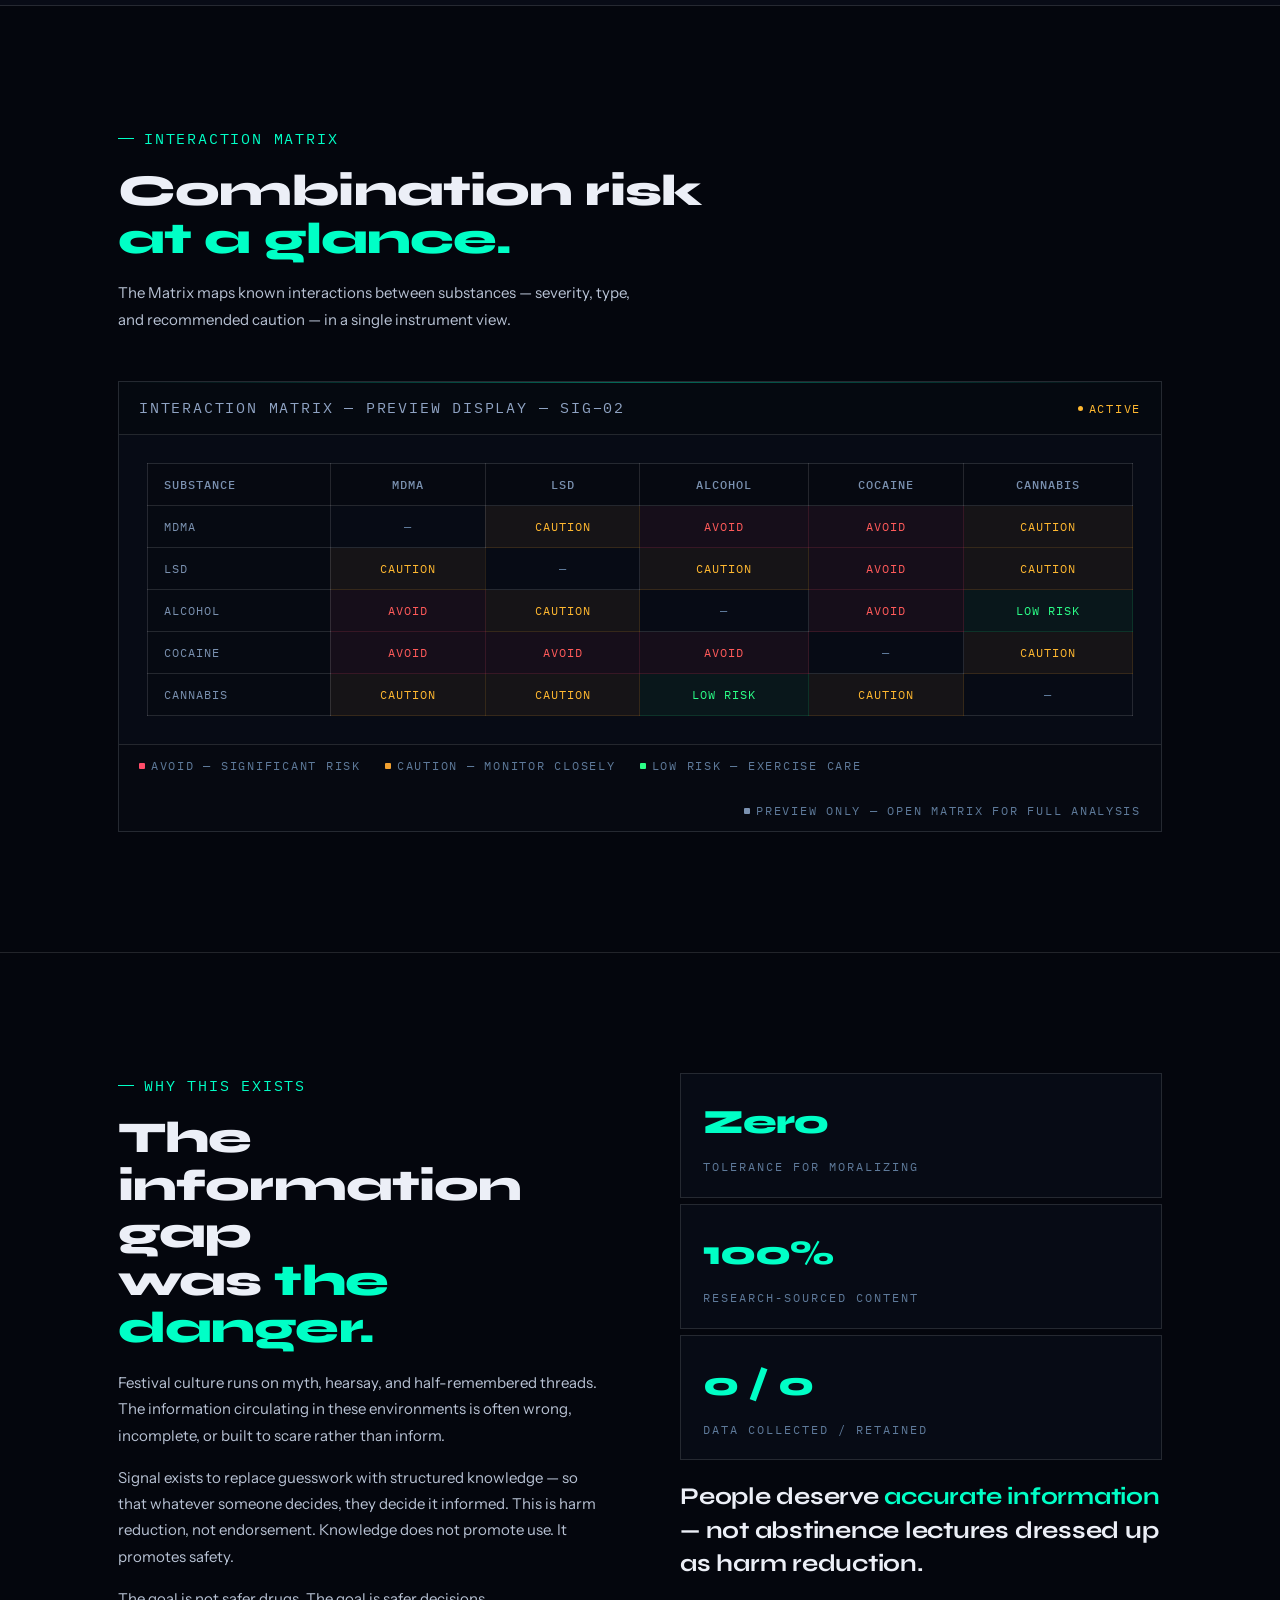
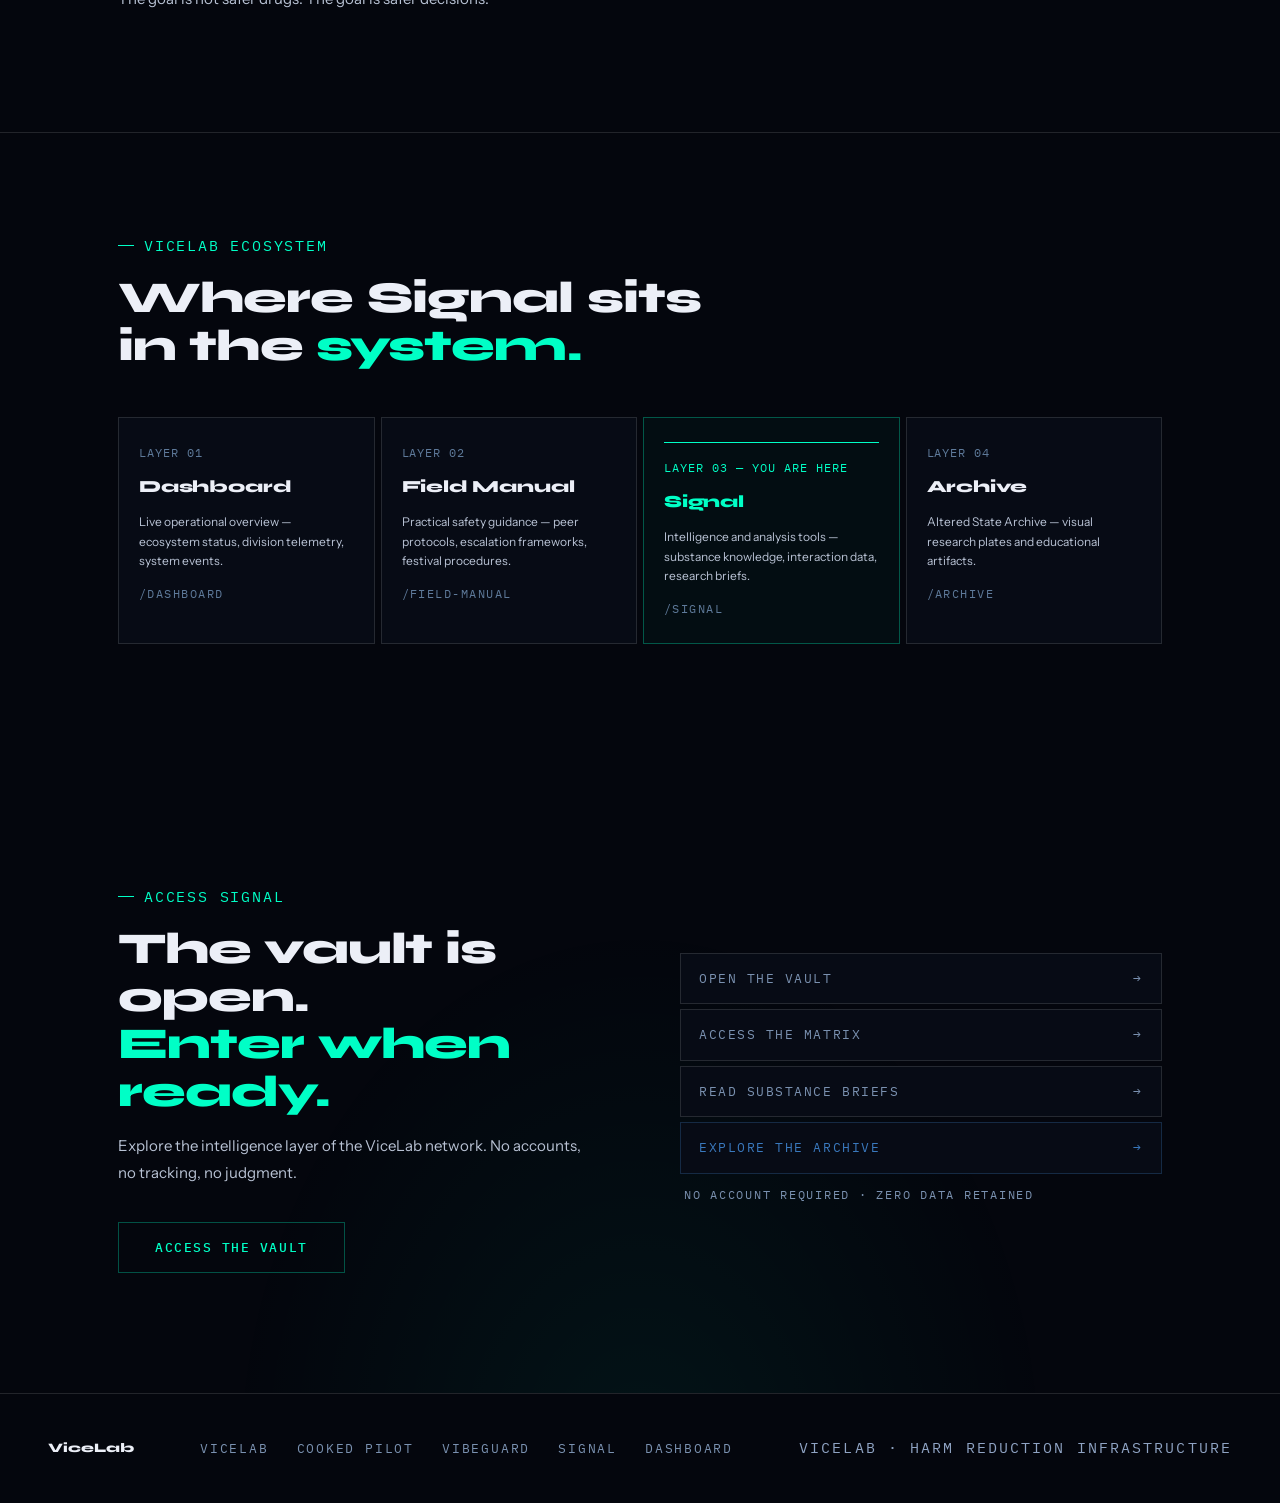
<file: signal.html>
<!DOCTYPE html>
<html lang="en">
<head>
<meta charset="UTF-8">
<meta name="viewport" content="width=device-width, initial-scale=1.0">
<title>Signal — Festival Safety Intelligence · ViceLab</title>
<link rel="preconnect" href="https://fonts.googleapis.com">
<link href="https://fonts.googleapis.com/css2?family=Syne:wght@700;800&family=IBM+Plex+Mono:wght@300;400;500&family=Instrument+Sans:ital,wght@0,400;0,500;0,600&display=swap" rel="stylesheet">
<style>

/* ═══════════════════════════════════════════════════════
   TOKENS
═══════════════════════════════════════════════════════ */
:root {
/* ╔══════════════════════════════════════════════════════════════╗
   ║  VICELAB GLOBAL COLOUR SYSTEM — single source of truth      ║
   ║  Edit here to repaint the entire site.                      ║
   ║  Do not hard-code colours outside this block.               ║
   ╚══════════════════════════════════════════════════════════════╝ */

  /* ── Backgrounds ───────────────────────────────────────────── */
  --bg-space:          #04060D;            /* page root / deep field    */
  --bg-panel:          #070B15;            /* card / panel surface      */
  --bg-telemetry:      #091723;            /* telemetry log strip       */

  /* ── Text ──────────────────────────────────────────────────── */
  --text-primary:      #f4f7ff;            /* console / log body text   */
  --text-secondary:    #8fa3c3;            /* metadata, labels          */
  --text-system:       #dce6ff;            /* system strips, orientation*/
  --text-body:         #b8c2d4;            /* paragraph / prose text    */
  --text-dim:          #7a91b0;            /* dimmed secondary labels   */
  --text-muted:        #5e7a9a;            /* decorative / footnote     */
  --text-white:        #eceff7;            /* near-white headings       */

  /* ── Dividers ───────────────────────────────────────────────── */
  --line-divider:      rgba(255,255,255,0.15);  /* structural dividers  */
  --line-subtle:       rgba(255,255,255,0.12);  /* panel borders        */

  /* ── Signal states (telemetry) ─────────────────────────────── */
  --signal-ok:         #3cff9c;            /* nominal / pass            */
  --signal-warn:       #ffcc66;            /* caution                   */
  --signal-alert:      #ff5a5a;            /* critical / fail           */

  /* ── Substance class accents ───────────────────────────────── */
  --accent-stimulant:    #FFB830;          /* Stimulants — amber-gold   */
  --accent-psychedelic:  #00FFC6;          /* Psychedelics — cyan       */
  --accent-empathogen:   #E43CFF;          /* Empathogens — magenta     */
  --accent-dissociative: #4DA3FF;          /* Dissociatives — blue      */
  --accent-opioid:       #FF6B6B;          /* Depressants/Opioids — red */
  --accent-cannabinoid:  #7EE482;          /* Cannabis — soft green     */
  --accent-entactogen:   #A78BFA;          /* Entactogens — violet      */

  /* ── Ecosystem entity accents ──────────────────────────────── */
  --brand-cp:          #2BFF88;            /* Cooked Pilot — neon green */
  --brand-vg:          #4DA3FF;            /* VibeGuard    — neon blue  */
  --brand-vl:          #E43CFF;            /* ViceLab      — magenta    */

  /* ── File-local tokens ──────────────── */
  --bg:        var(--bg-space);
  --bg-1:      #080B16;
  --bg-2:      #0C1020;
  --bg-card:   var(--bg-panel);

  --border:    var(--line-subtle);
  --border-2:  var(--line-subtle);

  --text:      var(--text-body);
  --text-dimmer: var(--text-muted);
  --white:     var(--text-white);

  --sig:       var(--accent-psychedelic);
  --sig-dim:   rgba(0,255,198,0.06);
  --sig-mid:   rgba(0,255,198,0.14);
  --sig-border:rgba(0,255,198,0.30);
  --sig-glow:  0 0 28px rgba(0,255,198,0.22);

  --cp:        var(--brand-cp);   /* Cooked Pilot — neon green */
  --vg:        var(--accent-dissociative);   /* VibeGuard — neon blue */
  --vl:        var(--accent-empathogen);   /* ViceLab — neon magenta */

  --vault:     var(--brand-cp);
  --matrix:    var(--accent-stimulant);
  --briefs:    var(--accent-dissociative);

  --mono:    'IBM Plex Mono', monospace;
  --display: 'Syne', sans-serif;
  --body:    'Instrument Sans', sans-serif;
}

*, *::before, *::after { box-sizing: border-box; margin: 0; padding: 0; }
html { scroll-behavior: smooth; }

body {
  background: var(--bg);
  color: var(--text);
  font-family: var(--body);
  font-size: 15px;
  line-height: 1.68;
  overflow-x: hidden;
  cursor: default;
}

/* ═══════════════════════════════════════════════════════
   CANVAS LAYERS — starfield + grid (behind everything)
═══════════════════════════════════════════════════════ */
#c-stars, #c-grid {
  position: fixed; inset: 0; z-index: 0;
  pointer-events: none;
  width: 100%; height: 100%;
}
#c-stars { z-index: 0; }
#c-grid  { z-index: 1; }

/* ═══════════════════════════════════════════════════════
   GRAIN OVERLAY
═══════════════════════════════════════════════════════ */
.grain {
  position: fixed; inset: 0; z-index: 2;
  pointer-events: none;
  opacity: 0.022;
  background-image: url("data:image/svg+xml,%3Csvg viewBox='0 0 256 256' xmlns='http://www.w3.org/2000/svg'%3E%3Cfilter id='noise'%3E%3CfeTurbulence type='fractalNoise' baseFrequency='0.9' numOctaves='4' stitchTiles='stitch'/%3E%3C/filter%3E%3Crect width='100%25' height='100%25' filter='url(%23noise)'/%3E%3C/svg%3E");
  background-size: 256px 256px;
}

/* ═══════════════════════════════════════════════════════
   FLOATING ARCHIVAL WORDS
═══════════════════════════════════════════════════════ */
.archival-layer {
  position: fixed; inset: 0; z-index: 3;
  pointer-events: none; overflow: hidden;
}
.archival-word {
  position: absolute;
  font-family: var(--mono);
  font-size: clamp(9px, 1.2vw, 13px);
  letter-spacing: 0.12em;
  text-transform: uppercase;
  color: rgba(0,255,198,0.045);
  white-space: nowrap;
  animation: word-drift linear infinite;
}
@keyframes word-drift {
  0%   { transform: translateY(0px) translateX(0px); opacity: 0; }
  10%  { opacity: 1; }
  90%  { opacity: 1; }
  100% { transform: translateY(-80px) translateX(20px); opacity: 0; }
}

/* ═══════════════════════════════════════════════════════
   SITE WRAPPER
═══════════════════════════════════════════════════════ */
.site { position: relative; z-index: 10; }

/* ═══════════════════════════════════════════════════════
   NAV
═══════════════════════════════════════════════════════ */
nav {
  position: fixed; top: 0; left: 0; right: 0;
  z-index: 200;
  height: 60px;
  display: flex; align-items: center; justify-content: space-between;
  padding: 0 48px;
  background: rgba(5,7,15,0.82);
  backdrop-filter: blur(20px);
  border-bottom: 1px solid rgba(0,255,198,0.08);
}
.nav-logo {
  font-family: var(--display); font-size: 14px; font-weight: 800;
  letter-spacing: 0.04em; color: var(--white); text-decoration: none;
}
.nav-logo em { font-style: normal; color: var(--cp); }
.nav-links {
  display: flex; align-items: center; gap: 32px;
  font-family: var(--mono); font-size: 0.80rem;
  letter-spacing: 0.08em; text-transform: uppercase;
}
.nav-links a { color: var(--text-dim); text-decoration: none; transition: color 0.2s; }
.nav-links a:hover { color: var(--white); }
.nav-active { color: var(--sig) !important; }
.nav-badge {
  font-family: var(--mono); font-size: 0.80rem; letter-spacing: 0.12em;
  text-transform: uppercase; color: var(--sig);
  border: 1px solid rgba(0,255,198,0.28);
  padding: 5px 14px; text-decoration: none;
  transition: background 0.2s;
}
.nav-badge:hover { background: rgba(0,255,198,0.08); }

/* ═══════════════════════════════════════════════════════
   SHARED UTILITIES
═══════════════════════════════════════════════════════ */
.container { max-width: 1140px; margin: 0 auto; padding: 0 48px; }
.eyebrow {
  font-family: var(--mono); font-size: 0.80rem;
  letter-spacing: 0.12em; text-transform: uppercase;
  color: var(--sig); margin-bottom: 16px;
  display: flex; align-items: center; gap: 10px;
}
.eyebrow::before {
  content: ''; display: block;
  width: 16px; height: 1px; background: var(--sig);
}
.section-title {
  font-family: var(--display);
  font-size: clamp(28px, 3.5vw, 44px);
  font-weight: 800; line-height: 1.08;
  letter-spacing: -0.02em; color: var(--white);
  margin-bottom: 18px;
}
.section-title em { font-style: normal; color: var(--sig); }
.section-body {
  font-size: 15px; color: var(--text); line-height: 1.75; max-width: 540px;
}

/* Reveal animations */
.reveal {
  opacity: 0; transform: translateY(16px);
  transition: opacity 0.6s ease, transform 0.6s ease;
}
.reveal.in { opacity: 1; transform: none; }
.reveal-stagger > * {
  opacity: 0; transform: translateY(12px);
  transition: opacity 0.5s ease, transform 0.5s ease;
}
.reveal-stagger.in > *:nth-child(1) { opacity:1; transform:none; transition-delay:0.04s; }
.reveal-stagger.in > *:nth-child(2) { opacity:1; transform:none; transition-delay:0.12s; }
.reveal-stagger.in > *:nth-child(3) { opacity:1; transform:none; transition-delay:0.20s; }
.reveal-stagger.in > *:nth-child(4) { opacity:1; transform:none; transition-delay:0.28s; }

/* ═══════════════════════════════════════════════════════
   HERO
═══════════════════════════════════════════════════════ */
.hero {
  min-height: 100vh;
  display: flex; align-items: center;
  padding: 120px 48px 80px;
  position: relative; overflow: hidden;
}

/* hero radial ambient */
.hero::after {
  content: ''; position: absolute;
  top: -160px; left: 50%; transform: translateX(-50%);
  width: 1000px; height: 700px;
  background: radial-gradient(ellipse at 50% 0%,
    rgba(0,255,198,0.055) 0%, transparent 65%);
  pointer-events: none;
}

.hero-inner { position: relative; z-index: 1; max-width: 1140px; margin: 0 auto; width: 100%; }

.hero-eyebrow {
  font-family: var(--mono); font-size: 0.80rem;
  letter-spacing: 0.12em; text-transform: uppercase;
  color: var(--sig); margin-bottom: 28px;
  display: flex; align-items: center; gap: 10px;
  opacity: 0; animation: fadeUp 0.4s ease 0.1s forwards;
}
.hero-pulse {
  width: 6px; height: 6px; border-radius: 50%;
  background: var(--sig);
  animation: pulse 2.6s ease-in-out infinite;
  flex-shrink: 0;
}
@keyframes pulse { 0%,100%{opacity:1;box-shadow:0 0 0 0 rgba(0,255,198,0)} 50%{opacity:.5;box-shadow:0 0 8px 3px rgba(0,255,198,0.3)} }

.hero-title {
  font-family: var(--display);
  font-size: clamp(72px, 13vw, 152px);
  font-weight: 800;
  line-height: 0.90;
  letter-spacing: -0.04em;
  color: var(--white);
  margin-bottom: 28px;
  position: relative;
  opacity: 0; animation: fadeUp 0.45s ease 0.18s forwards;
}
/* Glitch ghost */
.hero-title::before {
  content: 'SIGNAL';
  position: absolute; top: 0; left: 0;
  color: var(--sig);
  clip-path: polygon(0 0, 100% 0, 100% 35%, 0 35%);
  transform: translate(-2px, 0);
  opacity: 0.12;
  animation: glitch 8s infinite;
}
@keyframes glitch {
  0%,89%,100% { transform: translate(-2px,0); opacity:0.10; }
  90%  { transform: translate( 3px,-1px); opacity:0.20; clip-path: polygon(0 20%,100% 20%,100% 55%,0 55%); }
  92%  { transform: translate(-3px, 1px); opacity:0.14; clip-path: polygon(0 60%,100% 60%,100% 80%,0 80%); }
  94%  { transform: translate( 2px, 0px); opacity:0.10; clip-path: polygon(0 0,100% 0,100% 35%,0 35%); }
}

.hero-orient {
  font-family: var(--mono); font-size: 0.80rem;
  letter-spacing: 0.16em; text-transform: uppercase;
  color: var(--text-system);
  margin-bottom: 22px;
  opacity: 0; animation: fadeUp 0.4s ease 0.28s forwards;
}

.hero-sub {
  font-size: 16px; color: var(--text);
  max-width: 480px; line-height: 1.78;
  margin-bottom: 42px;
  opacity: 0; animation: fadeUp 0.4s ease 0.38s forwards;
}

.hero-actions {
  display: flex; align-items: center; gap: 14px; flex-wrap: wrap;
  opacity: 0; animation: fadeUp 0.4s ease 0.48s forwards;
}

.btn-vault {
  font-family: var(--mono); font-size: 0.80rem; font-weight: 500;
  letter-spacing: 0.12em; text-transform: uppercase;
  padding: 14px 36px;
  background: transparent;
  color: var(--sig);
  border: 1px solid var(--sig-border);
  text-decoration: none; display: inline-block;
  transition: all 0.25s; position: relative; overflow: hidden;
}
.btn-vault::before {
  content: ''; position: absolute; inset: 0;
  background: var(--sig-mid);
  transform: scaleX(0); transform-origin: left;
  transition: transform 0.25s ease;
}
.btn-vault:hover { box-shadow: var(--sig-glow), 0 0 60px rgba(0,255,198,0.10); }
.btn-vault:hover::before { transform: scaleX(1); }
.btn-vault span { position: relative; z-index: 1; }

.btn-ghost-sm {
  font-family: var(--mono); font-size: 0.78rem;
  letter-spacing: 0.12em; text-transform: uppercase;
  padding: 12px 24px;
  border: 1px solid var(--border-2); color: var(--text-dim);
  background: transparent; text-decoration: none; display: inline-block;
  transition: all 0.2s;
}
.btn-ghost-sm:hover { border-color: var(--line-divider); color: var(--white); }

.hero-cta-sub {
  margin-top: 12px;
  font-family: var(--mono); font-size: 0.78rem;
  letter-spacing: 0.12em; text-transform: uppercase;
  color: var(--text-dimmer);
}

/* Readout strip — right side */
.hero-readout {
  position: absolute; right: 0; top: 50%; transform: translateY(-50%);
  display: flex; flex-direction: column; gap: 2px;
  opacity: 0; animation: fadeUp 0.4s ease 0.62s forwards;
}
.rr {
  display: flex; align-items: center; gap: 8px;
  padding: 7px 14px;
  font-family: var(--mono); font-size: 0.78rem;
  letter-spacing: 0.14em; text-transform: uppercase;
  color: var(--text-dimmer);
  border: 1px solid rgba(0,255,198,0.06);
  background: rgba(0,255,198,0.02);
}
.rr-dot {
  width: 4px; height: 4px; border-radius: 50%; flex-shrink: 0;
  background: var(--sig); animation: pulse 3s ease-in-out infinite;
}
.rr-val { color: var(--sig); font-weight: 500; margin-left: auto; padding-left: 12px; }

@keyframes fadeUp {
  from { opacity:0; transform:translateY(18px); }
  to   { opacity:1; transform:none; }
}

/* ═══════════════════════════════════════════════════════
   SIGNAL MAP — ecosystem node diagram
═══════════════════════════════════════════════════════ */
.map-section {
  padding: 100px 0;
  border-top: 1px solid var(--border);
  border-bottom: 1px solid var(--border);
  position: relative; overflow: hidden;
}
.map-header { text-align: center; margin-bottom: 64px; }
.map-canvas-wrap {
  position: relative;
  max-width: 720px; margin: 0 auto;
  height: 280px;
}
#c-map { width: 100%; height: 100%; }

/* Node tooltip */
.node-tip {
  position: absolute;
  pointer-events: none;
  padding: 10px 14px;
  background: rgba(5,7,15,0.92);
  border: 1px solid var(--sig-border);
  font-family: var(--mono); font-size: 0.80rem;
  letter-spacing: 0.12em; text-transform: uppercase;
  color: var(--sig);
  white-space: nowrap;
  opacity: 0; transition: opacity 0.18s;
  z-index: 10;
}
.node-tip.show { opacity: 1; }
.node-tip-name { color: var(--white); font-size: 0.78rem; margin-bottom: 4px; }

/* ═══════════════════════════════════════════════════════
   TOOL MODULES
═══════════════════════════════════════════════════════ */
.tools-section { padding: 120px 0; }
.tools-header { margin-bottom: 56px; }

.tool-grid {
  display: grid;
  grid-template-columns: repeat(3, 1fr);
  gap: 6px;
}

.tool-card {
  background: var(--bg-card);
  border: 1px solid var(--border);
  display: flex; flex-direction: column;
  transition: border-color 0.25s, box-shadow 0.25s;
  position: relative; overflow: hidden;
}
.tool-card::before {
  content: ''; position: absolute;
  top: 0; left: 0; right: 0; height: 1px;
  transform: scaleX(0); transform-origin: left;
  transition: transform 0.35s ease;
}
.tool-card.vault::before  { background: var(--vault); }
.tool-card.matrix::before { background: var(--matrix); }
.tool-card.briefs::before { background: var(--briefs); }
.tool-card:hover { border-color: rgba(0,255,198,0.35); box-shadow: 0 0 40px rgba(0,255,198,0.06); }
.tool-card:hover::before  { transform: scaleX(1); }

/* Card corner brackets */
.tool-card::after {
  content: ''; position: absolute;
  bottom: -1px; right: -1px;
  width: 12px; height: 12px;
  border-right: 1px solid rgba(0,255,198,0.18);
  border-bottom: 1px solid rgba(0,255,198,0.18);
}

.tc-head {
  padding: 18px 20px 16px;
  border-bottom: 1px solid var(--border);
  background: rgba(0,0,0,0.20);
}
.tc-module-label {
  font-family: var(--mono); font-size: 0.78rem;
  letter-spacing: 0.12em; text-transform: uppercase;
  color: var(--text-dimmer); margin-bottom: 10px;
}
.tc-id {
  font-family: var(--mono); font-size: 0.80rem;
  letter-spacing: 0.14em; text-transform: uppercase;
  color: var(--text-dimmer); margin-bottom: 8px;
}
.tc-name {
  font-family: var(--display);
  font-size: 22px; font-weight: 800;
  letter-spacing: -0.01em;
}
.tool-card.vault  .tc-name { color: var(--vault); }
.tool-card.matrix .tc-name { color: var(--matrix); }
.tool-card.briefs .tc-name { color: var(--briefs); }

.tc-body { padding: 20px; flex: 1; display: flex; flex-direction: column; }
.tc-desc {
  font-size: 13px; color: var(--text);
  line-height: 1.72; flex: 1;
  margin-bottom: 20px;
}
.tc-tags {
  display: flex; flex-wrap: wrap; gap: 4px;
  margin-bottom: 20px;
}
.tc-tag {
  font-family: var(--mono); font-size: 0.78rem;
  letter-spacing: 0.12em; text-transform: uppercase;
  padding: 3px 8px;
  border: 1px solid var(--border);
  color: var(--text-dimmer);
}
.tool-card.vault  .tc-tag { border-color: rgba(43,255,136,0.20); color: rgba(43,255,136,0.75); }
.tool-card.matrix .tc-tag { border-color: rgba(240,160,48,0.20); color: rgba(240,160,48,0.75); }
.tool-card.briefs .tc-tag { border-color: rgba(77,163,255,0.20); color: rgba(77,163,255,0.80); }

.tc-foot {
  padding: 12px 20px;
  border-top: 1px solid var(--border);
  display: flex; align-items: center; justify-content: space-between;
  background: rgba(0,0,0,0.15);
}
.tc-status {
  font-family: var(--mono); font-size: 0.78rem;
  letter-spacing: 0.08em; text-transform: uppercase;
  color: var(--text-dimmer);
}
.tc-status-dot {
  display: inline-block;
  width: 5px; height: 5px; border-radius: 50%;
  background: var(--vault); margin-right: 6px;
  vertical-align: middle;
  animation: pulse 2.8s ease-in-out infinite;
}
.tool-card.matrix .tc-status-dot { background: var(--matrix); }
.tool-card.briefs  .tc-status-dot { background: var(--briefs); }

.tc-cta {
  font-family: var(--mono); font-size: 0.80rem;
  letter-spacing: 0.12em; text-transform: uppercase;
  color: var(--text-dim); text-decoration: none;
  display: flex; align-items: center; gap: 6px;
  transition: color 0.2s;
}
.tc-cta:hover { color: var(--white); }
.tc-arrow { transition: transform 0.2s; }
.tc-cta:hover .tc-arrow { transform: translateX(3px); }

/* ═══════════════════════════════════════════════════════
   VAULT IDENTITY
═══════════════════════════════════════════════════════ */
.vault-section {
  padding: 100px 0;
  border-top: 1px solid var(--border);
  border-bottom: 1px solid var(--border);
  background: var(--bg-1);
  position: relative; overflow: hidden;
  text-align: center;
}
.vault-section::before {
  content: ''; position: absolute;
  top: 50%; left: 50%; transform: translate(-50%,-50%);
  width: 800px; height: 600px;
  background: radial-gradient(ellipse at center, rgba(0,255,198,0.042) 0%, transparent 65%);
  pointer-events: none;
}
.vault-inner { position: relative; z-index: 1; }
.vault-tag {
  font-family: var(--mono); font-size: 0.78rem;
  letter-spacing: 0.08em; text-transform: uppercase;
  color: rgba(0,255,198,0.45); margin-bottom: 24px;
}
.vault-headline {
  font-family: var(--display);
  font-size: clamp(26px, 4vw, 48px);
  font-weight: 800; line-height: 1.1;
  letter-spacing: -0.025em; color: var(--white);
  max-width: 640px; margin: 0 auto 24px;
}
.vault-headline em { font-style: normal; color: var(--sig); }
.vault-body {
  font-size: 15px; color: var(--text);
  max-width: 520px; margin: 0 auto 56px; line-height: 1.78;
}

.vault-grid {
  display: grid;
  grid-template-columns: repeat(3, 1fr);
  gap: 6px;
  margin-top: 0;
}
.vault-cell {
  padding: 20px;
  border: 1px solid var(--border);
  text-align: left;
}
.vault-cell-tag {
  font-family: var(--mono); font-size: 0.78rem;
  letter-spacing: 0.08em; text-transform: uppercase;
  color: rgba(0,255,198,0.38); margin-bottom: 8px;
}
.vault-cell-text {
  font-size: 13px; color: var(--text); line-height: 1.65;
}
.vault-cell-text strong { color: var(--white); }

/* ═══════════════════════════════════════════════════════
   INTERACTION MATRIX PREVIEW
═══════════════════════════════════════════════════════ */
.matrix-section { padding: 120px 0; }
.matrix-header { margin-bottom: 48px; }

.matrix-instrument {
  background: var(--bg-card);
  border: 1px solid var(--border);
  position: relative; overflow: hidden;
}
/* scanner line */
.matrix-instrument::before {
  content: ''; position: absolute;
  top: 0; left: 0; right: 0; height: 1px;
  background: linear-gradient(90deg, transparent, var(--sig), transparent);
  opacity: 0.4;
  animation: scan-line 4s ease-in-out infinite;
}
@keyframes scan-line {
  0%,100% { transform: translateX(-100%); opacity:0; }
  10%     { opacity:0.4; }
  50%     { transform: translateX(0); opacity: 0.4; }
  90%     { opacity:0.4; }
}

.mx-head {
  padding: 12px 20px;
  border-bottom: 1px solid var(--border);
  display: flex; align-items: center; justify-content: space-between;
  background: rgba(0,0,0,0.22);
}
.mx-head-label {
  font-family: var(--mono); font-size: 0.78rem;
  letter-spacing: 0.12em; text-transform: uppercase;
  color: var(--text-dimmer);
}
.mx-head-status {
  font-family: var(--mono); font-size: 0.78rem;
  letter-spacing: 0.14em; text-transform: uppercase;
  color: var(--matrix); display: flex; align-items: center; gap: 6px;
}
.mx-dot { width:5px; height:5px; border-radius:50%; background:var(--matrix); animation:pulse 2.5s ease-in-out infinite; }

.mx-body { padding: 28px; overflow-x: auto; }

.mx-table {
  width: 100%; border-collapse: collapse;
  font-family: var(--mono); font-size: 0.78rem;
  letter-spacing: 0.08em; text-transform: uppercase;
}
.mx-table th, .mx-table td {
  padding: 10px 16px; text-align: center;
  border: 1px solid var(--border);
}
.mx-table th {
  color: var(--text-dim); background: rgba(0,0,0,0.18);
  font-weight: 500;
}
.mx-table td { font-weight: 400; }
.mx-row-label {
  text-align: left !important; color: var(--text-dim);
  background: rgba(0,0,0,0.12);
}
.mx-self { color: var(--text-dimmer); }
.mx-avoid {
  color: var(--signal-alert);
  background: rgba(255,77,106,0.06);
  border-color: rgba(255,77,106,0.14) !important;
}
.mx-caution {
  color: var(--accent-stimulant);
  background: rgba(240,160,48,0.06);
  border-color: rgba(240,160,48,0.14) !important;
}
.mx-low {
  color: var(--brand-cp);
  background: rgba(43,255,136,0.05);
  border-color: rgba(43,255,136,0.12) !important;
}

.mx-foot {
  padding: 10px 20px;
  border-top: 1px solid var(--border);
  background: rgba(0,0,0,0.18);
  display: flex; align-items: center; gap: 24px; flex-wrap: wrap;
}
.mx-legend-item {
  display: flex; align-items: center; gap: 6px;
  font-family: var(--mono); font-size: 0.78rem;
  letter-spacing: 0.14em; text-transform: uppercase;
  color: var(--text-dimmer);
}
.mx-legend-dot {
  width: 6px; height: 6px; border-radius: 1px;
}

/* ═══════════════════════════════════════════════════════
   WHY SIGNAL EXISTS
═══════════════════════════════════════════════════════ */
.why-section {
  padding: 120px 0;
  border-top: 1px solid var(--border);
  border-bottom: 1px solid var(--border);
}
.why-grid {
  display: grid; grid-template-columns: 1fr 1fr; gap: 80px; align-items: start;
}
.why-stats { display: flex; flex-direction: column; gap: 6px; }
.why-stat {
  padding: 20px 22px;
  background: var(--bg-card); border: 1px solid var(--border);
}
.why-stat-fig {
  font-family: var(--display);
  font-size: 34px; font-weight: 800;
  letter-spacing: -0.03em; color: var(--sig); margin-bottom: 5px;
}
.why-stat-lbl {
  font-family: var(--mono); font-size: 0.78rem;
  letter-spacing: 0.16em; text-transform: uppercase;
  color: var(--text-dimmer);
}
.why-statement {
  font-family: var(--display);
  font-size: clamp(18px, 2.2vw, 24px);
  font-weight: 700; line-height: 1.38;
  color: var(--white); margin-top: 14px;
  letter-spacing: -0.01em;
}
.why-statement em { font-style: normal; color: var(--sig); }

/* ═══════════════════════════════════════════════════════
   SYSTEM RELATIONSHIP
═══════════════════════════════════════════════════════ */
.system-section { padding: 100px 0; }
.system-header { margin-bottom: 48px; }
.system-nodes {
  display: grid; grid-template-columns: repeat(4, 1fr); gap: 6px;
}
.sys-node {
  padding: 24px 20px;
  background: var(--bg-card); border: 1px solid var(--border);
  transition: border-color 0.2s;
}
.sys-node.active {
  border-color: var(--sig-border);
  background: rgba(0,255,198,0.03);
}
.sys-node.active::before {
  content: ''; display: block; margin-bottom: 14px;
  height: 1px; background: var(--sig);
}
.sys-node-num {
  font-family: var(--mono); font-size: 0.78rem;
  letter-spacing: 0.08em; text-transform: uppercase;
  color: var(--text-dimmer); margin-bottom: 10px;
}
.sys-node.active .sys-node-num { color: var(--sig); }
.sys-node-name {
  font-family: var(--display); font-size: 17px; font-weight: 800;
  color: var(--white); margin-bottom: 10px; letter-spacing: -0.01em;
}
.sys-node.active .sys-node-name { color: var(--sig); }
.sys-node-desc { font-size: 12px; color: var(--text); line-height: 1.65; }
.sys-node-path {
  margin-top: 12px;
  font-family: var(--mono); font-size: 0.78rem;
  letter-spacing: 0.12em; text-transform: uppercase;
  color: var(--text-dimmer);
}

/* ═══════════════════════════════════════════════════════
   FINAL CTA
═══════════════════════════════════════════════════════ */
.final-section {
  padding: 140px 0 120px;
  position: relative; overflow: hidden;
}
.final-section::before {
  content: ''; position: absolute;
  bottom: -80px; left: 50%; transform: translateX(-50%);
  width: 900px; height: 600px;
  background: radial-gradient(ellipse at 50% 100%, rgba(0,255,198,0.060) 0%, transparent 65%);
  pointer-events: none;
}
.final-inner {
  position: relative; z-index: 1;
  display: grid; grid-template-columns: 1fr 1fr; gap: 80px; align-items: center;
}
.final-options { display: flex; flex-direction: column; gap: 5px; }
.final-option {
  display: flex; align-items: center; justify-content: space-between;
  padding: 14px 18px;
  border: 1px solid var(--border);
  background: var(--bg-card);
  font-family: var(--mono); font-size: 0.80rem;
  letter-spacing: 0.12em; text-transform: uppercase;
  color: var(--text-dim); text-decoration: none;
  transition: all 0.2s;
}
.final-option:hover {
  border-color: var(--sig-border); color: var(--sig);
  background: rgba(0,255,198,0.03);
}

/* ═══════════════════════════════════════════════════════
   FOOTER
═══════════════════════════════════════════════════════ */
footer {
  border-top: 1px solid var(--border);
  padding: 40px 48px;
  display: flex; justify-content: space-between; align-items: center;
  flex-wrap: wrap; gap: 16px;
  position: relative; z-index: 10;
}
.footer-brand {
  font-family: var(--display); font-size: 13px; font-weight: 800;
  color: var(--white); text-decoration: none;
}
.footer-brand em { font-style: normal; color: var(--cp); }
.footer-links {
  display: flex; gap: 28px;
  font-family: var(--mono); font-size: 0.80rem;
  letter-spacing: 0.14em; text-transform: uppercase;
}
.footer-links a { color: var(--text-dim); text-decoration: none; transition: color 0.2s; }
.footer-links a:hover { color: var(--white); }
.footer-note {
  font-family: var(--mono); font-size: 0.78rem;
  letter-spacing: 0.14em; text-transform: uppercase; color: var(--text-dimmer);
}

/* ═══════════════════════════════════════════════════════
   RESPONSIVE
═══════════════════════════════════════════════════════ */
@media (max-width: 1024px) {
  .tool-grid { grid-template-columns: 1fr; }
  .system-nodes { grid-template-columns: repeat(2,1fr); }
}
@media (max-width: 900px) {
  .why-grid, .final-inner { grid-template-columns: 1fr; gap: 48px; }
  .hero-readout { display: none; }
  .vault-grid { grid-template-columns: 1fr; }
}
@media (max-width: 768px) {
  nav { padding: 0 20px; }
  .nav-links a:not(.nav-active):not(.nav-badge) { display: none; }
  .container { padding: 0 20px; }
  .hero { padding: 100px 20px 72px; }
  .tools-section, .map-section, .vault-section,
  .matrix-section, .why-section, .system-section,
  .final-section { padding: 72px 0; }
  .system-nodes { grid-template-columns: 1fr; }
  footer { padding: 32px 20px; flex-direction: column; align-items: flex-start; }
}
@media (prefers-reduced-motion: reduce) {
  *, *::before, *::after { animation: none !important; transition: none !important; }
  .reveal, .reveal-stagger > * { opacity: 1; transform: none; }
}

/* ═══════════════════════════════════════════════════════
   GLOBAL READABILITY PATCH — contrast uplift
   Applied: 2026. Do not override without versioning.
═══════════════════════════════════════════════════════ */

/* Telemetry / console text */
.tel-line { font-size: 0.85rem !important; line-height: 1.9 !important; }
.tel-msg  { color: var(--text-primary) !important; }
.tel-ts   { color: var(--text-secondary) !important; }
.tel-ok   .tel-msg { color: var(--signal-ok) !important; }
.tel-warn .tel-msg { color: var(--signal-warn) !important; }
.tel-info .tel-msg { color: var(--text-primary) !important; }

/* System labels, archive metadata, console strips */
.system-label,
.archive-meta,
.console-strip,
.metadata-text,
.sys-desc-line,
.sys-orient,
.plate-meta-row,
.meta-field-key,
.pc-id,
.pc-classification,
.info-block-label,
.vault-cell-tag,
.tc-module-label,
.tc-id,
.tc-status,
.mx-head-label,
.eco-num,
.eco-path,
.ah-stat-lbl,
.rr,
.footer-note,
.closing-label,
.final-label,
.vault-tag {
  color: var(--text-secondary) !important;
  font-size: max(0.75rem, 1em) !important;
  line-height: 1.9 !important;
}

/* Primary console / plate ID text */
.meta-field-val,
.plate-code,
.plate-strip-id,
.breadcrumb,
.ah-orient,
.hero-orient,
.hero-cta-sub,
.tc-foot,
.pc-foot,
.mx-foot,
.plate-meta-row span {
  color: var(--text-system) !important;
}

/* Metadata values get full brightness */
.meta-field-val.accent { color: var(--stim, var(--accent-stimulant)) !important; }

/* Minimum sizes — hard floor */
.eyebrow,
.nav-links a,
.filter-btn,
.tc-module-label,
.tc-id,
.pc-id,
.pc-classification,
.meta-field-key,
.plate-strip-id,
.plate-meta-row,
.ah-stat-lbl,
.footer-note,
.eco-num,
.eco-path {
  font-size: max(0.75rem, 1em) !important;
}

/* Dashboard specific — sc-id / sl labels */
.sc-id  { color: var(--text-secondary) !important; font-size: 0.75rem !important; }
.sc-mode { color: var(--text-secondary) !important; font-size: 0.75rem !important; }
.sl-mode { color: var(--text-secondary) !important; font-size: 0.75rem !important; }

/* sys-desc orientation lines */
.sys-desc-line.primary   { color: var(--text-system) !important; }
.sys-desc-line.secondary { color: var(--text-secondary) !important; }

/* Archive card metadata */
.pc-badge, .pc-edition { font-size: 0.75rem !important; color: var(--text-secondary) !important; }
.pc-edition.locked { color: rgba(228,60,255,0.70) !important; }
.pc-edition.ed01   { color: rgba(0,255,198,0.70) !important; }

/* Waveform subtitle */
#wave-sub, .wave-sub { color: var(--text-dim) !important; font-size: 0.75rem !important; }

/* Info block labels */
.info-block-label { color: rgba(255,184,48,0.78) !important; }
.info-block-label::before { opacity: 0.65 !important; }


/* ── Logo image sizing ── */
.nav-logo img {
  height: 36px;
  width: auto;
  display: block;
}
.footer-logo img {
  height: 32px;
  width: auto;
  display: block;
  opacity: 0.85;
}
.div-logo {
  height: 28px;
  width: auto;
  display: block;
  margin-bottom: 6px;
}
.hero-logo {
  height: 48px;
  width: auto;
  display: block;
  margin-bottom: 20px;
}
@media (max-width: 767px) {
  .nav-logo img { height: 28px; }
  .hero-logo { height: 36px; }
}

</style>
</head>
<body>

<!-- Canvas layers -->
<canvas id="c-stars"></canvas>
<canvas id="c-grid"></canvas>
<div class="grain"></div>

<!-- Archival floating words -->
<div class="archival-layer" id="archival-layer"></div>

<div class="site">

<!-- ══════════════ NAV ══════════════ -->
<nav>
  <a href="index.html" class="nav-logo"><img src="/logos/vicelab.svg" alt="ViceLab"></a>
  <div class="nav-links">
    <a href="vicelab.html">ViceLab</a>
    <a href="cooked-pilot.html">Cooked Pilot</a>
    <a href="vibeguard.html">VibeGuard</a>
    <a href="signal.html" class="nav-active">Signal</a>
    <a href="dashboard.html" class="nav-cta">Dashboard</a>
  </div>
</nav>


<!-- ══════════════ HERO ══════════════ -->
<section class="hero">
  <div class="hero-inner">

    <div class="hero-eyebrow">
      <div class="hero-pulse"></div>
      SIG–01 · Intelligence Layer · Access Granted
    </div>

    <h1 class="hero-title">SIGNAL</h1>

    <div class="hero-orient">Festival safety intelligence for the ViceLab network.</div>

    <p class="hero-sub">
      Signal is ViceLab's intelligence layer — a structured vault of substance knowledge, interaction analysis, and concise safety briefs. Research-sourced. Non-judgmental. Built for festival reality.
    </p>

    <div class="hero-actions">
      <a href="#tools" class="btn-vault"><span>Access the Vault</span></a>
      <a href="#why" class="btn-ghost-sm">Why this exists</a>
    </div>
    <div class="hero-cta-sub">Festival safety intelligence</div>

    <!-- Readout strip -->
    <div class="hero-readout">
      <div class="rr"><div class="rr-dot"></div><span>Substance Vault</span><span class="rr-val">LIVE</span></div>
      <div class="rr"><div class="rr-dot"></div><span>Interaction Matrix</span><span class="rr-val">LIVE</span></div>
      <div class="rr"><div class="rr-dot"></div><span>Substance Briefs</span><span class="rr-val">LIVE</span></div>
      <div class="rr" style="--rr-dot-bg:#2e3847"><div class="rr-dot" style="background:var(--text-dimmer);animation:none"></div><span>Data retention</span><span class="rr-val" style="color:var(--text-dimmer)">ZERO</span></div>
    </div>

  </div>
</section>


<!-- ══════════════ ECOSYSTEM MAP ══════════════ -->
<section class="map-section">
  <div class="container">
    <div class="map-header reveal">
      <div class="eyebrow">Ecosystem</div>
      <h2 class="section-title">The ViceLab <em>network.</em></h2>
    </div>
    <div class="map-canvas-wrap reveal">
      <canvas id="c-map"></canvas>
      <div class="node-tip" id="node-tip">
        <div class="node-tip-name" id="tip-name"></div>
        <div id="tip-desc"></div>
      </div>
    </div>
  </div>
</section>


<!-- ══════════════ TOOL MODULES ══════════════ -->
<section class="tools-section" id="tools">
  <div class="container">
    <div class="tools-header reveal">
      <div class="eyebrow">Signal contains</div>
      <h2 class="section-title">Three instruments.<br>One <em>intelligence system.</em></h2>
    </div>

    <div class="tool-grid reveal-stagger">

      <!-- SUBSTANCE VAULT -->
      <div class="tool-card vault">
        <div class="tc-head">
          <div class="tc-module-label">Intelligence Module</div>
          <div class="tc-id">SIG–01</div>
          <div class="tc-name">Substance Vault</div>
        </div>
        <div class="tc-body">
          <p class="tc-desc">
            A structured intelligence library containing substance profiles, mechanisms, timelines, effects, and harm-reduction notes. Designed for clarity, not sensationalism.
          </p>
          <div class="tc-tags">
            <div class="tc-tag">Drug class</div>
            <div class="tc-tag">Mechanism</div>
            <div class="tc-tag">Effects</div>
            <div class="tc-tag">Half-life</div>
            <div class="tc-tag">HR notes</div>
          </div>
        </div>
        <div class="tc-foot">
          <div class="tc-status"><span class="tc-status-dot"></span>Status: Active</div>
          <a href="/signal/substance-vault" class="tc-cta">Open Vault <span class="tc-arrow">→</span></a>
        </div>
      </div>

      <!-- INTERACTION MATRIX -->
      <div class="tool-card matrix">
        <div class="tc-head">
          <div class="tc-module-label">Intelligence Module</div>
          <div class="tc-id">SIG–02</div>
          <div class="tc-name">Interaction Matrix</div>
        </div>
        <div class="tc-body">
          <p class="tc-desc">
            A tool for analyzing potential interactions between substances, highlighting interaction type, severity, explanation, and recommended caution level.
          </p>
          <div class="tc-tags">
            <div class="tc-tag">Interaction type</div>
            <div class="tc-tag">Severity</div>
            <div class="tc-tag">Explanation</div>
            <div class="tc-tag">Caution level</div>
          </div>
        </div>
        <div class="tc-foot">
          <div class="tc-status"><span class="tc-status-dot"></span>Status: Active</div>
          <a href="/signal/interaction-matrix" class="tc-cta">Open Matrix <span class="tc-arrow">→</span></a>
        </div>
      </div>

      <!-- SUBSTANCE BRIEFS -->
      <div class="tool-card briefs">
        <div class="tc-head">
          <div class="tc-module-label">Intelligence Module</div>
          <div class="tc-id">SIG–03</div>
          <div class="tc-name">Substance Briefs</div>
        </div>
        <div class="tc-body">
          <p class="tc-desc">
            Concise intelligence sheets summarizing individual substances with mechanism, effects, timeline, risk profile, and practical harm-reduction insights.
          </p>
          <div class="tc-tags">
            <div class="tc-tag">Mechanism</div>
            <div class="tc-tag">Onset</div>
            <div class="tc-tag">Peak</div>
            <div class="tc-tag">Risks</div>
            <div class="tc-tag">Festival context</div>
          </div>
        </div>
        <div class="tc-foot">
          <div class="tc-status"><span class="tc-status-dot"></span>Status: Active</div>
          <a href="/signal/substance-briefs" class="tc-cta">Read Briefs <span class="tc-arrow">→</span></a>
        </div>
      </div>

    </div>
  </div>
</section>


<!-- ══════════════ VAULT IDENTITY ══════════════ -->
<section class="vault-section">
  <div class="container">
    <div class="vault-inner reveal">
      <div class="vault-tag">SIG–ARCH · Protected intelligence · Curated reference</div>
      <h2 class="vault-headline">
        Stored knowledge.<br><em>Activated on demand.</em>
      </h2>
      <p class="vault-body">
        Every entry in Signal is structured, verified, and maintained — not assembled from search results, not derived from anecdote. A curated archive built for precision, designed to be accurate at 3am in a field.
      </p>
      <div class="vault-grid reveal-stagger">
        <div class="vault-cell">
          <div class="vault-cell-tag">[ field-grade ]</div>
          <div class="vault-cell-text"><strong>Written for real conditions.</strong> Not a hospital pamphlet. Calibrated for heat, noise, exhaustion, and poly-drug reality.</div>
        </div>
        <div class="vault-cell">
          <div class="vault-cell-tag">[ signal / noise ]</div>
          <div class="vault-cell-text"><strong>High-signal only.</strong> Signal does not publish speculation. Contested evidence is flagged explicitly.</div>
        </div>
        <div class="vault-cell">
          <div class="vault-cell-tag">[ open access ]</div>
          <div class="vault-cell-text"><strong>No gatekeeping.</strong> No accounts. No tracking. The only barrier to this information was finding it — Signal removes that barrier.</div>
        </div>
      </div>
    </div>
  </div>
</section>


<!-- ══════════════ MATRIX PREVIEW ══════════════ -->
<section class="matrix-section">
  <div class="container">
    <div class="matrix-header reveal">
      <div class="eyebrow">Interaction Matrix</div>
      <h2 class="section-title">Combination risk<br><em>at a glance.</em></h2>
      <p class="section-body" style="margin-top:8px">
        The Matrix maps known interactions between substances — severity, type, and recommended caution — in a single instrument view.
      </p>
    </div>
    <div class="matrix-instrument reveal">
      <div class="mx-head">
        <div class="mx-head-label">Interaction Matrix — Preview Display — SIG–02</div>
        <div class="mx-head-status"><div class="mx-dot"></div>Active</div>
      </div>
      <div class="mx-body">
        <table class="mx-table">
          <thead>
            <tr>
              <th style="text-align:left;color:var(--text-dim)">Substance</th>
              <th>MDMA</th>
              <th>LSD</th>
              <th>Alcohol</th>
              <th>Cocaine</th>
              <th>Cannabis</th>
            </tr>
          </thead>
          <tbody>
            <tr>
              <td class="mx-row-label">MDMA</td>
              <td class="mx-self">—</td>
              <td class="mx-caution">Caution</td>
              <td class="mx-avoid">Avoid</td>
              <td class="mx-avoid">Avoid</td>
              <td class="mx-caution">Caution</td>
            </tr>
            <tr>
              <td class="mx-row-label">LSD</td>
              <td class="mx-caution">Caution</td>
              <td class="mx-self">—</td>
              <td class="mx-caution">Caution</td>
              <td class="mx-avoid">Avoid</td>
              <td class="mx-caution">Caution</td>
            </tr>
            <tr>
              <td class="mx-row-label">Alcohol</td>
              <td class="mx-avoid">Avoid</td>
              <td class="mx-caution">Caution</td>
              <td class="mx-self">—</td>
              <td class="mx-avoid">Avoid</td>
              <td class="mx-low">Low Risk</td>
            </tr>
            <tr>
              <td class="mx-row-label">Cocaine</td>
              <td class="mx-avoid">Avoid</td>
              <td class="mx-avoid">Avoid</td>
              <td class="mx-avoid">Avoid</td>
              <td class="mx-self">—</td>
              <td class="mx-caution">Caution</td>
            </tr>
            <tr>
              <td class="mx-row-label">Cannabis</td>
              <td class="mx-caution">Caution</td>
              <td class="mx-caution">Caution</td>
              <td class="mx-low">Low Risk</td>
              <td class="mx-caution">Caution</td>
              <td class="mx-self">—</td>
            </tr>
          </tbody>
        </table>
      </div>
      <div class="mx-foot">
        <div class="mx-legend-item"><div class="mx-legend-dot" style="background:#FF4D6A"></div>Avoid — significant risk</div>
        <div class="mx-legend-item"><div class="mx-legend-dot" style="background:#F0A030"></div>Caution — monitor closely</div>
        <div class="mx-legend-item"><div class="mx-legend-dot" style="background:#2BFF88"></div>Low risk — exercise care</div>
        <div class="mx-legend-item" style="margin-left:auto"><div class="mx-legend-dot" style="background:var(--text-dim)"></div>Preview only — open Matrix for full analysis</div>
      </div>
    </div>
  </div>
</section>


<!-- ══════════════ WHY SIGNAL ══════════════ -->
<section class="why-section" id="why">
  <div class="container">
    <div class="why-grid">
      <div class="reveal">
        <div class="eyebrow">Why this exists</div>
        <h2 class="section-title">The information gap<br>was <em>the danger.</em></h2>
        <p class="section-body">Festival culture runs on myth, hearsay, and half-remembered threads. The information circulating in these environments is often wrong, incomplete, or built to scare rather than inform.</p>
        <p class="section-body" style="margin-top:16px">Signal exists to replace guesswork with structured knowledge — so that whatever someone decides, they decide it informed. This is harm reduction, not endorsement. Knowledge does not promote use. It promotes safety.</p>
        <p class="section-body" style="margin-top:16px">The goal is not safer drugs. The goal is safer decisions.</p>
      </div>
      <div class="why-stats reveal-stagger">
        <div class="why-stat"><div class="why-stat-fig">Zero</div><div class="why-stat-lbl">Tolerance for moralizing</div></div>
        <div class="why-stat"><div class="why-stat-fig">100%</div><div class="why-stat-lbl">Research-sourced content</div></div>
        <div class="why-stat"><div class="why-stat-fig">0 / 0</div><div class="why-stat-lbl">Data collected / retained</div></div>
        <div class="why-statement">People deserve <em>accurate information</em> — not abstinence lectures dressed up as harm reduction.</div>
      </div>
    </div>
  </div>
</section>


<!-- ══════════════ SYSTEM RELATIONSHIP ══════════════ -->
<section class="system-section">
  <div class="container">
    <div class="system-header reveal">
      <div class="eyebrow">ViceLab ecosystem</div>
      <h2 class="section-title">Where Signal sits<br>in the <em>system.</em></h2>
    </div>
    <div class="system-nodes reveal-stagger">
      <div class="sys-node">
        <div class="sys-node-num">Layer 01</div>
        <div class="sys-node-name">Dashboard</div>
        <div class="sys-node-desc">Live operational overview — ecosystem status, division telemetry, system events.</div>
        <div class="sys-node-path">/dashboard</div>
      </div>
      <div class="sys-node">
        <div class="sys-node-num">Layer 02</div>
        <div class="sys-node-name">Field Manual</div>
        <div class="sys-node-desc">Practical safety guidance — peer protocols, escalation frameworks, festival procedures.</div>
        <div class="sys-node-path">/field-manual</div>
      </div>
      <div class="sys-node active">
        <div class="sys-node-num">Layer 03 — You are here</div>
        <div class="sys-node-name">Signal</div>
        <div class="sys-node-desc">Intelligence and analysis tools — substance knowledge, interaction data, research briefs.</div>
        <div class="sys-node-path">/signal</div>
      </div>
      <div class="sys-node">
        <div class="sys-node-num">Layer 04</div>
        <div class="sys-node-name">Archive</div>
        <div class="sys-node-desc">Altered State Archive — visual research plates and educational artifacts.</div>
        <div class="sys-node-path">/archive</div>
      </div>
    </div>
  </div>
</section>


<!-- ══════════════ FINAL CTA ══════════════ -->
<section class="final-section">
  <div class="container">
    <div class="final-inner">
      <div class="reveal">
        <div class="eyebrow">Access Signal</div>
        <h2 class="section-title">The vault is open.<br><em>Enter when ready.</em></h2>
        <p class="section-body">Explore the intelligence layer of the ViceLab network. No accounts, no tracking, no judgment.</p>
        <div style="margin-top:36px;display:flex;gap:14px;flex-wrap:wrap">
          <a href="/signal/substance-vault" class="btn-vault"><span>Access the Vault</span></a>
        </div>
      </div>
      <div class="reveal">
        <div class="final-options">
          <a href="/signal/substance-vault"    class="final-option"><span>Open the Vault</span><span>→</span></a>
          <a href="/signal/interaction-matrix" class="final-option"><span>Access the Matrix</span><span>→</span></a>
          <a href="/signal/substance-briefs"   class="final-option"><span>Read Substance Briefs</span><span>→</span></a>
          <a href="/archive" class="final-option" style="border-color:rgba(77,163,255,0.20);color:rgba(77,163,255,0.72)"><span>Explore the Archive</span><span>→</span></a>
        </div>
        <div style="margin-top:10px;font-family:var(--mono);font-size: 0.78rem;letter-spacing:0.14em;text-transform:uppercase;color:var(--text-dim);padding-left:4px">
          No account required · Zero data retained
        </div>
      </div>
    </div>
  </div>
</section>


<!-- ══════════════ FOOTER ══════════════ -->
<footer>
  <a href="index.html" class="footer-brand">Vice<span>Lab</span></a>
  <div class="footer-links">
    <a href="vicelab.html">ViceLab</a>
    <a href="cooked-pilot.html">Cooked Pilot</a>
    <a href="vibeguard.html">VibeGuard</a>
    <a href="signal.html">Signal</a>
    <a href="dashboard.html">Dashboard</a>
  </div>
  <div class="footer-note">ViceLab · Harm Reduction Infrastructure</div>
</footer>

</div><!-- /site -->


<script>
// ═══════════════════════════════════════════════════════
//  STARFIELD
// ═══════════════════════════════════════════════════════
(function() {
  const cv = document.getElementById('c-stars');
  const ctx = cv.getContext('2d');
  let W, H, stars;
  const N = 180;

  function resize() {
    W = cv.width  = window.innerWidth;
    H = cv.height = window.innerHeight;
  }

  function makeStars() {
    stars = [];
    for (let i = 0; i < N; i++) {
      stars.push({
        x: Math.random() * W,
        y: Math.random() * H,
        r: Math.random() * 0.9 + 0.2,
        a: Math.random() * 0.35 + 0.05,
        speed: Math.random() * 0.012 + 0.004,
        phase: Math.random() * Math.PI * 2,
        drift: (Math.random() - 0.5) * 0.06,
      });
    }
  }

  let t = 0;
  function draw() {
    ctx.clearRect(0, 0, W, H);
    t += 0.006;
    stars.forEach(s => {
      s.x += s.drift;
      if (s.x < 0) s.x = W;
      if (s.x > W) s.x = 0;
      const flicker = s.a * (0.55 + 0.45 * Math.sin(t * s.speed * 80 + s.phase));
      ctx.beginPath();
      ctx.arc(s.x, s.y, s.r, 0, Math.PI * 2);
      ctx.fillStyle = `rgba(180,220,255,${flicker})`;
      ctx.fill();
    });
    requestAnimationFrame(draw);
  }

  resize();
  makeStars();
  draw();
  window.addEventListener('resize', () => { resize(); makeStars(); });
})();

// ═══════════════════════════════════════════════════════
//  COORDINATE GRID — slow drift
// ═══════════════════════════════════════════════════════
(function() {
  const cv = document.getElementById('c-grid');
  const ctx = cv.getContext('2d');
  let W, H;
  const SIZE = 72;

  function resize() {
    W = cv.width  = window.innerWidth;
    H = cv.height = window.innerHeight;
  }

  let offset = 0;
  function draw() {
    ctx.clearRect(0, 0, W, H);
    offset = (offset + 0.12) % SIZE;
    ctx.strokeStyle = 'rgba(0,255,198,0.028)';
    ctx.lineWidth = 0.5;

    for (let x = -SIZE + offset; x < W + SIZE; x += SIZE) {
      ctx.beginPath(); ctx.moveTo(x, 0); ctx.lineTo(x, H); ctx.stroke();
    }
    const voff = (offset * 0.6) % SIZE;
    for (let y = -SIZE + voff; y < H + SIZE; y += SIZE) {
      ctx.beginPath(); ctx.moveTo(0, y); ctx.lineTo(W, y); ctx.stroke();
    }
    requestAnimationFrame(draw);
  }

  resize();
  draw();
  window.addEventListener('resize', resize);
})();

// ═══════════════════════════════════════════════════════
//  ARCHIVAL FLOATING WORDS
// ═══════════════════════════════════════════════════════
(function() {
  const words = [
    'MDMA','Psilocybin','Ketamine','LSD','Amphetamine',
    'GHB','Cocaine','Cannabis','MDMA','2C-B',
    'DMT','MDA','Methamphetamine','Alcohol','Caffeine',
  ];
  const layer = document.getElementById('archival-layer');
  const positions = [
    [8,15],[18,62],[72,8],[85,40],[55,75],[30,88],
    [92,22],[45,50],[65,30],[12,80],[38,18],[78,68],
  ];

  positions.forEach((pos, i) => {
    const el = document.createElement('div');
    el.className = 'archival-word';
    el.textContent = words[i % words.length];
    el.style.left = pos[0] + '%';
    el.style.top  = pos[1] + '%';
    const dur = 28 + Math.random() * 24;
    const delay = Math.random() * -dur;
    el.style.animationDuration  = dur + 's';
    el.style.animationDelay     = delay + 's';
    layer.appendChild(el);
  });
})();

// ═══════════════════════════════════════════════════════
//  ECOSYSTEM NODE MAP
// ═══════════════════════════════════════════════════════
(function() {
  const cv  = document.getElementById('c-map');
  if (!cv) return;
  const ctx = cv.getContext('2d');
  const tip = document.getElementById('node-tip');
  const tipName = document.getElementById('tip-name');
  const tipDesc = document.getElementById('tip-desc');

  const NODES = [
    {
      id: 'cp', label: 'Cooked Pilot', sub: 'Attendee Safety Layer',
      desc: 'Festival safety & peer support app',
      color: '#2BFF88', cx: 0.22, cy: 0.52,
    },
    {
      id: 'vl', label: 'ViceLab', sub: 'Research Engine',
      desc: 'Safety ecosystem & research studio',
      color: '#E43CFF', cx: 0.50, cy: 0.35,
    },
    {
      id: 'vg', label: 'VibeGuard', sub: 'Compliance Layer',
      desc: 'Festival organiser compliance tools',
      color: '#4DA3FF', cx: 0.78, cy: 0.52,
    },
  ];

  const EDGES = [
    ['cp','vl'], ['vl','vg'], ['cp','vg'],
  ];

  let W, H, t = 0, hoveredNode = null;

  function resize() {
    const wrap = cv.parentElement;
    W = cv.width  = wrap.clientWidth;
    H = cv.height = wrap.clientHeight;
  }

  function nodePos(n) {
    return { x: n.cx * W, y: n.cy * H };
  }

  function drawEdge(a, b, pulse) {
    const pa = nodePos(a), pb = nodePos(b);
    const grad = ctx.createLinearGradient(pa.x, pa.y, pb.x, pb.y);
    const alpha = 0.12 + 0.08 * Math.sin(pulse);
    grad.addColorStop(0,   hexA(a.color, alpha));
    grad.addColorStop(0.5, hexA('#00FFC6', alpha * 1.5));
    grad.addColorStop(1,   hexA(b.color, alpha));
    ctx.beginPath();
    ctx.moveTo(pa.x, pa.y); ctx.lineTo(pb.x, pb.y);
    ctx.strokeStyle = grad;
    ctx.lineWidth = 1;
    ctx.stroke();

    // travelling dot
    const f = ((t * 0.28 + pulse) % (Math.PI * 2)) / (Math.PI * 2);
    const tx = pa.x + (pb.x - pa.x) * f;
    const ty = pa.y + (pb.y - pa.y) * f;
    ctx.beginPath();
    ctx.arc(tx, ty, 2, 0, Math.PI * 2);
    ctx.fillStyle = '#00FFC6';
    ctx.globalAlpha = 0.6;
    ctx.fill();
    ctx.globalAlpha = 1;
  }

  function drawNode(n, isHovered) {
    const {x, y} = nodePos(n);
    const pulse = 0.35 + 0.15 * Math.sin(t * 1.2 + NODES.indexOf(n));
    const r = isHovered ? 9 : 7;

    // outer glow
    const grd = ctx.createRadialGradient(x,y,0,x,y,isHovered?50:34);
    grd.addColorStop(0, hexA(n.color, 0.14));
    grd.addColorStop(1, hexA(n.color, 0));
    ctx.beginPath();
    ctx.arc(x, y, isHovered ? 50 : 34, 0, Math.PI * 2);
    ctx.fillStyle = grd; ctx.fill();

    // ring
    ctx.beginPath();
    ctx.arc(x, y, r + 4, 0, Math.PI * 2);
    ctx.strokeStyle = hexA(n.color, 0.22 + pulse * 0.1);
    ctx.lineWidth = 1; ctx.stroke();

    // core
    ctx.beginPath();
    ctx.arc(x, y, r, 0, Math.PI * 2);
    ctx.fillStyle = hexA(n.color, 0.85 + pulse * 0.15);
    ctx.fill();
    ctx.strokeStyle = n.color;
    ctx.lineWidth = 1.5; ctx.stroke();

    // label
    ctx.font = `500 10px 'IBM Plex Mono', monospace`;
    ctx.letterSpacing = '0.1em';
    ctx.textAlign = 'center';
    ctx.fillStyle = isHovered ? '#ffffff' : 'rgba(187,196,212,0.85)';
    ctx.fillText(n.label.toUpperCase(), x, y + 22);
    ctx.font = `300 8px 'IBM Plex Mono', monospace`;
    ctx.fillStyle = hexA(n.color, 0.55);
    ctx.fillText(n.sub.toUpperCase(), x, y + 34);
  }

  function hexA(hex, a) {
    const r = parseInt(hex.slice(1,3),16);
    const g = parseInt(hex.slice(3,5),16);
    const b = parseInt(hex.slice(5,7),16);
    return `rgba(${r},${g},${b},${a})`;
  }

  function draw() {
    ctx.clearRect(0, 0, W, H);
    t += 0.012;

    EDGES.forEach((e, i) => {
      const a = NODES.find(n=>n.id===e[0]);
      const b = NODES.find(n=>n.id===e[1]);
      drawEdge(a, b, i * 1.2);
    });

    NODES.forEach(n => drawNode(n, n === hoveredNode));
    requestAnimationFrame(draw);
  }

  // Hover detection
  cv.addEventListener('mousemove', e => {
    const rect = cv.getBoundingClientRect();
    const mx = e.clientX - rect.left;
    const my = e.clientY - rect.top;
    hoveredNode = null;
    NODES.forEach(n => {
      const {x,y} = nodePos(n);
      if (Math.hypot(mx-x, my-y) < 22) {
        hoveredNode = n;
        tip.style.left = (x + 20) + 'px';
        tip.style.top  = (y - 30) + 'px';
        tipName.textContent = n.label;
        tipDesc.textContent = n.desc;
        tip.classList.add('show');
      }
    });
    if (!hoveredNode) tip.classList.remove('show');
    cv.style.cursor = hoveredNode ? 'pointer' : 'default';
  });
  cv.addEventListener('mouseleave', () => {
    hoveredNode = null;
    tip.classList.remove('show');
  });

  resize();
  draw();
  window.addEventListener('resize', resize);
})();

// ═══════════════════════════════════════════════════════
//  SCROLL REVEAL
// ═══════════════════════════════════════════════════════
const obs = new IntersectionObserver(entries => {
  entries.forEach(e => {
    if (e.isIntersecting) { e.target.classList.add('in'); obs.unobserve(e.target); }
  });
}, { threshold: 0.10, rootMargin: '0px 0px -40px 0px' });

document.querySelectorAll('.reveal, .reveal-stagger').forEach(el => obs.observe(el));
</script>
</body>
</html>
</file>
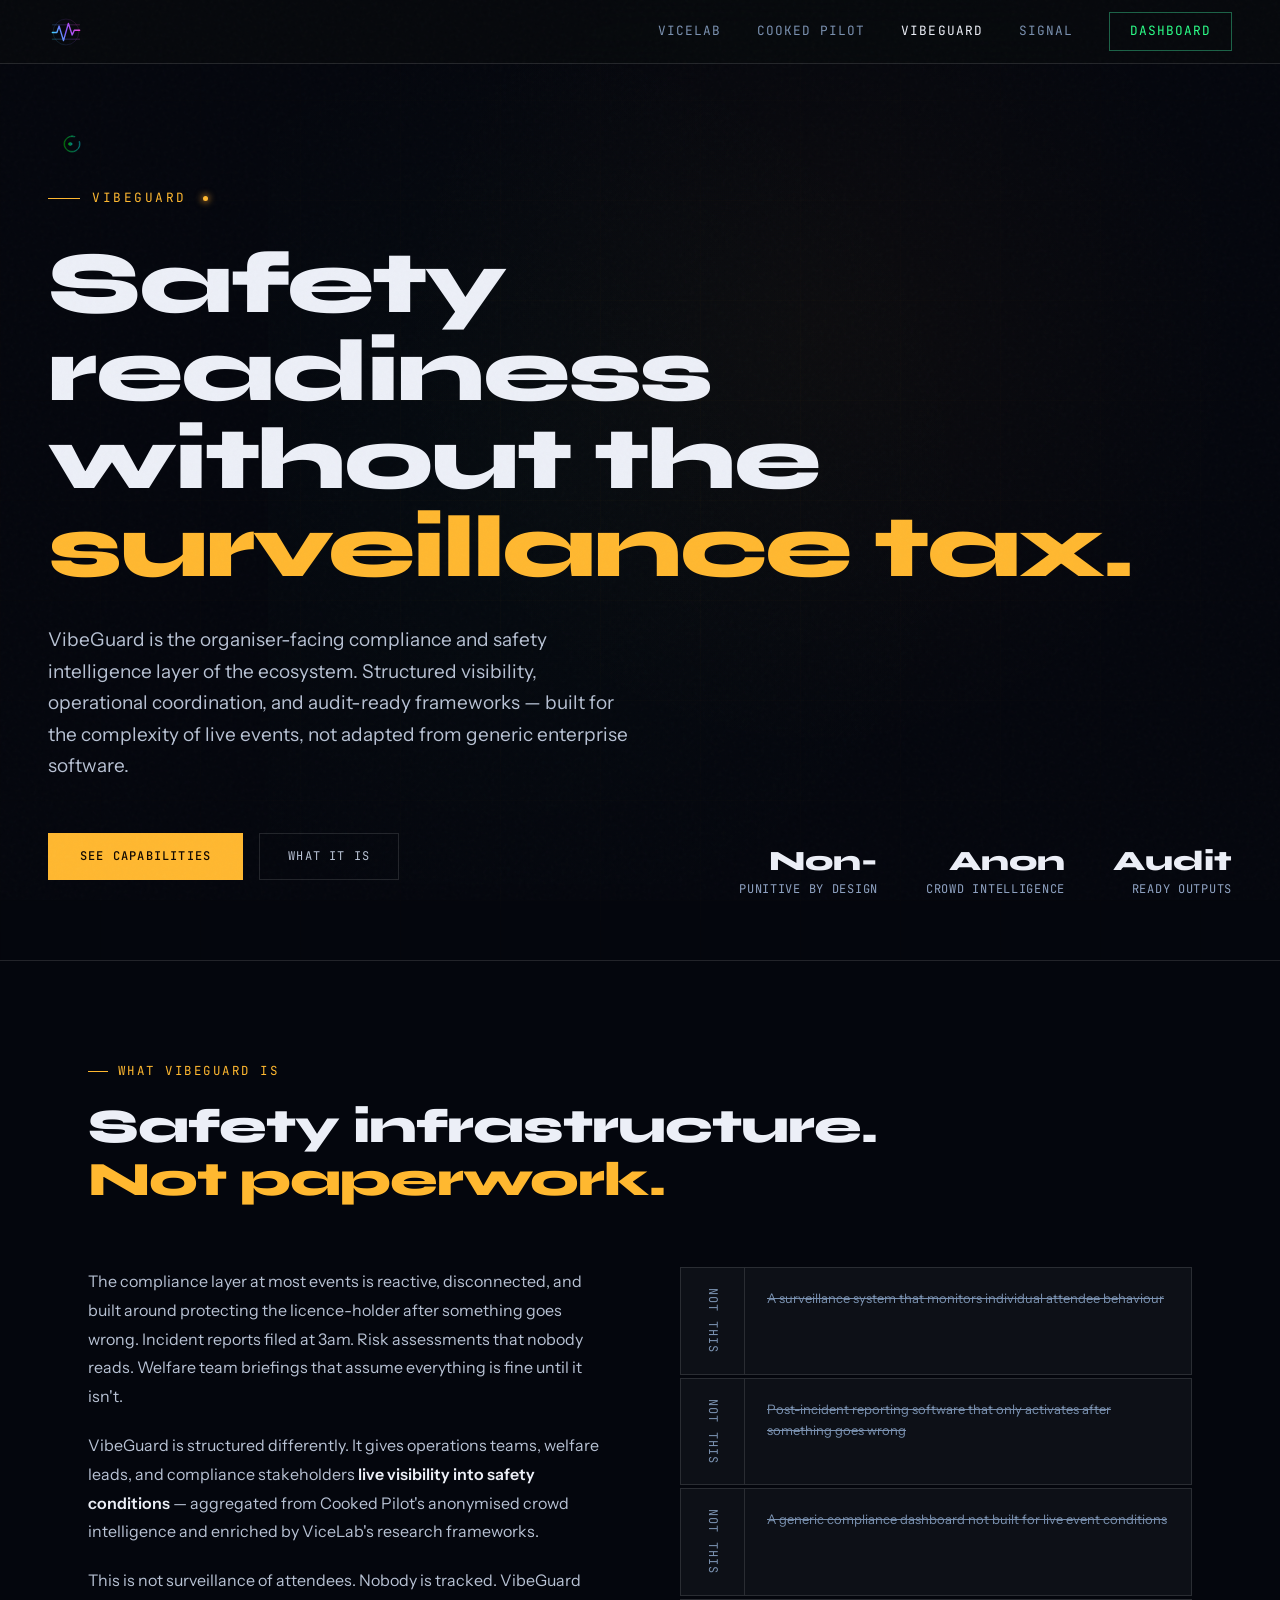
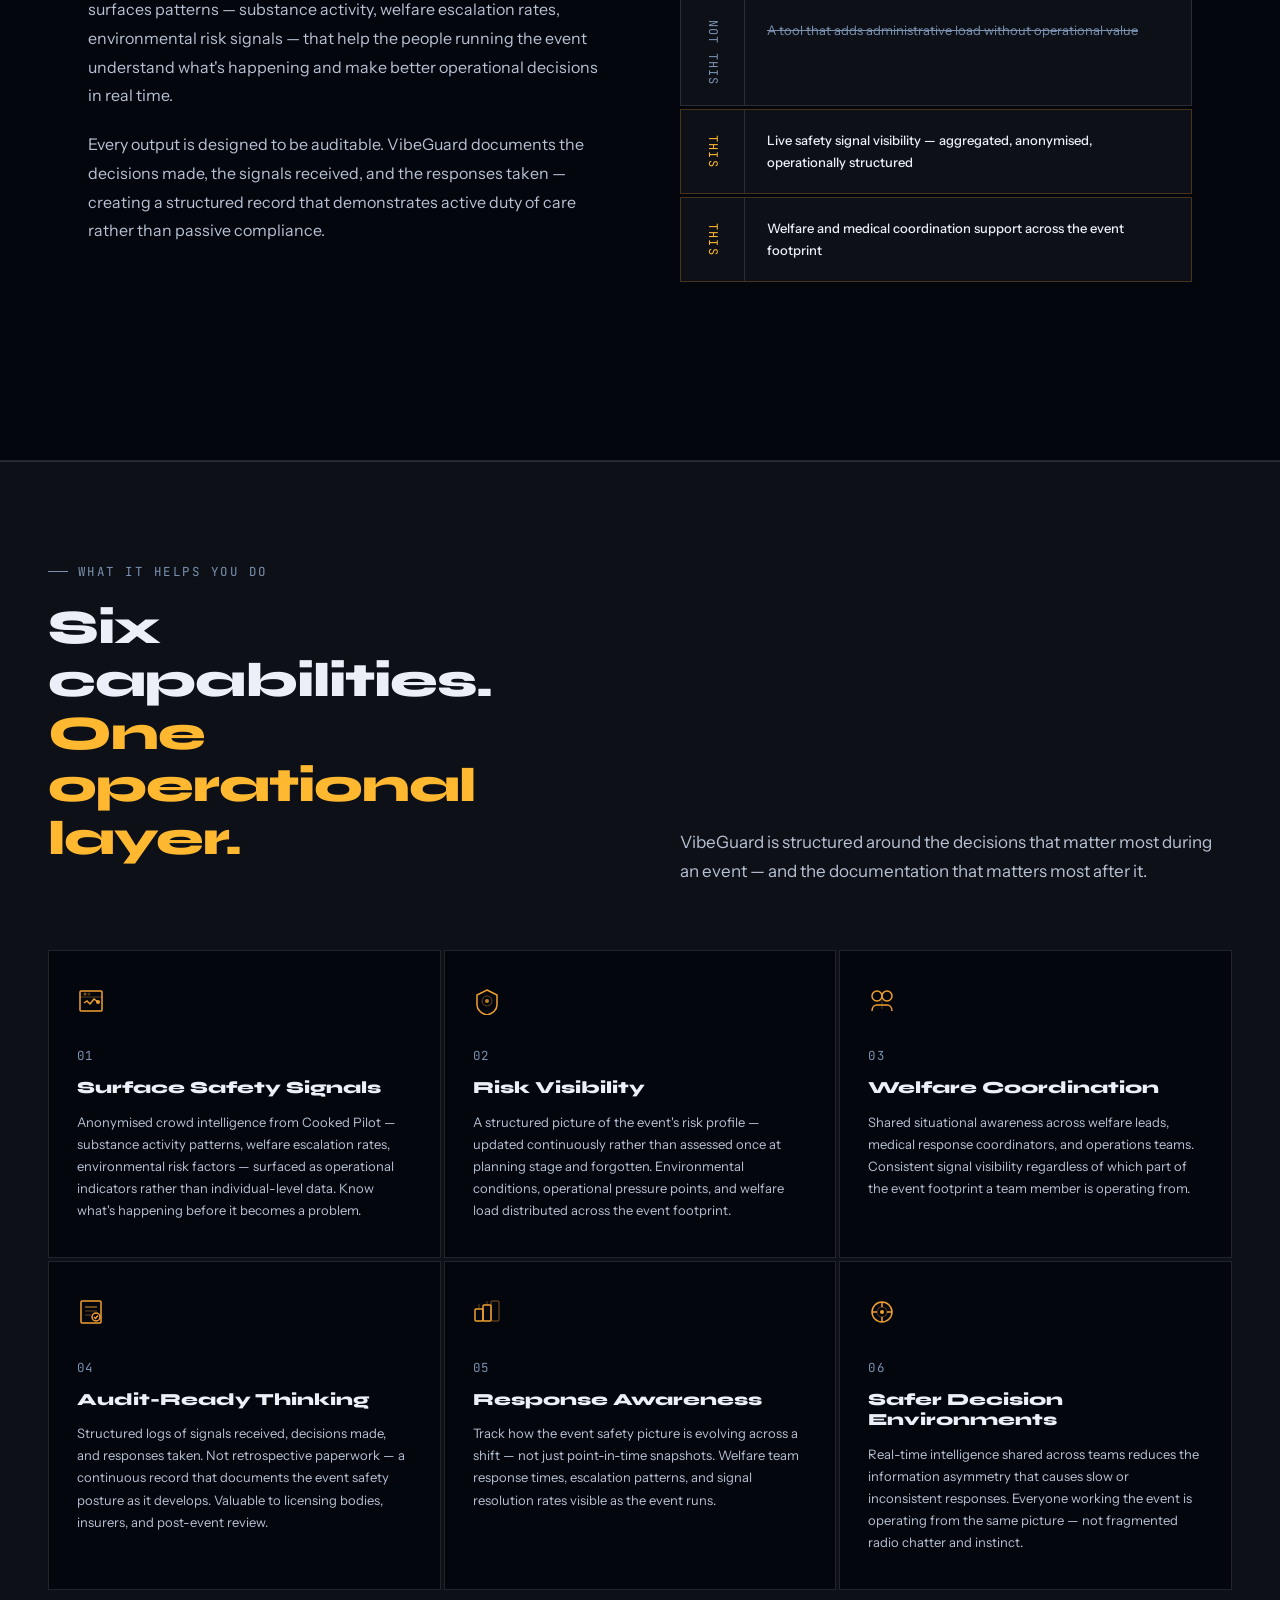
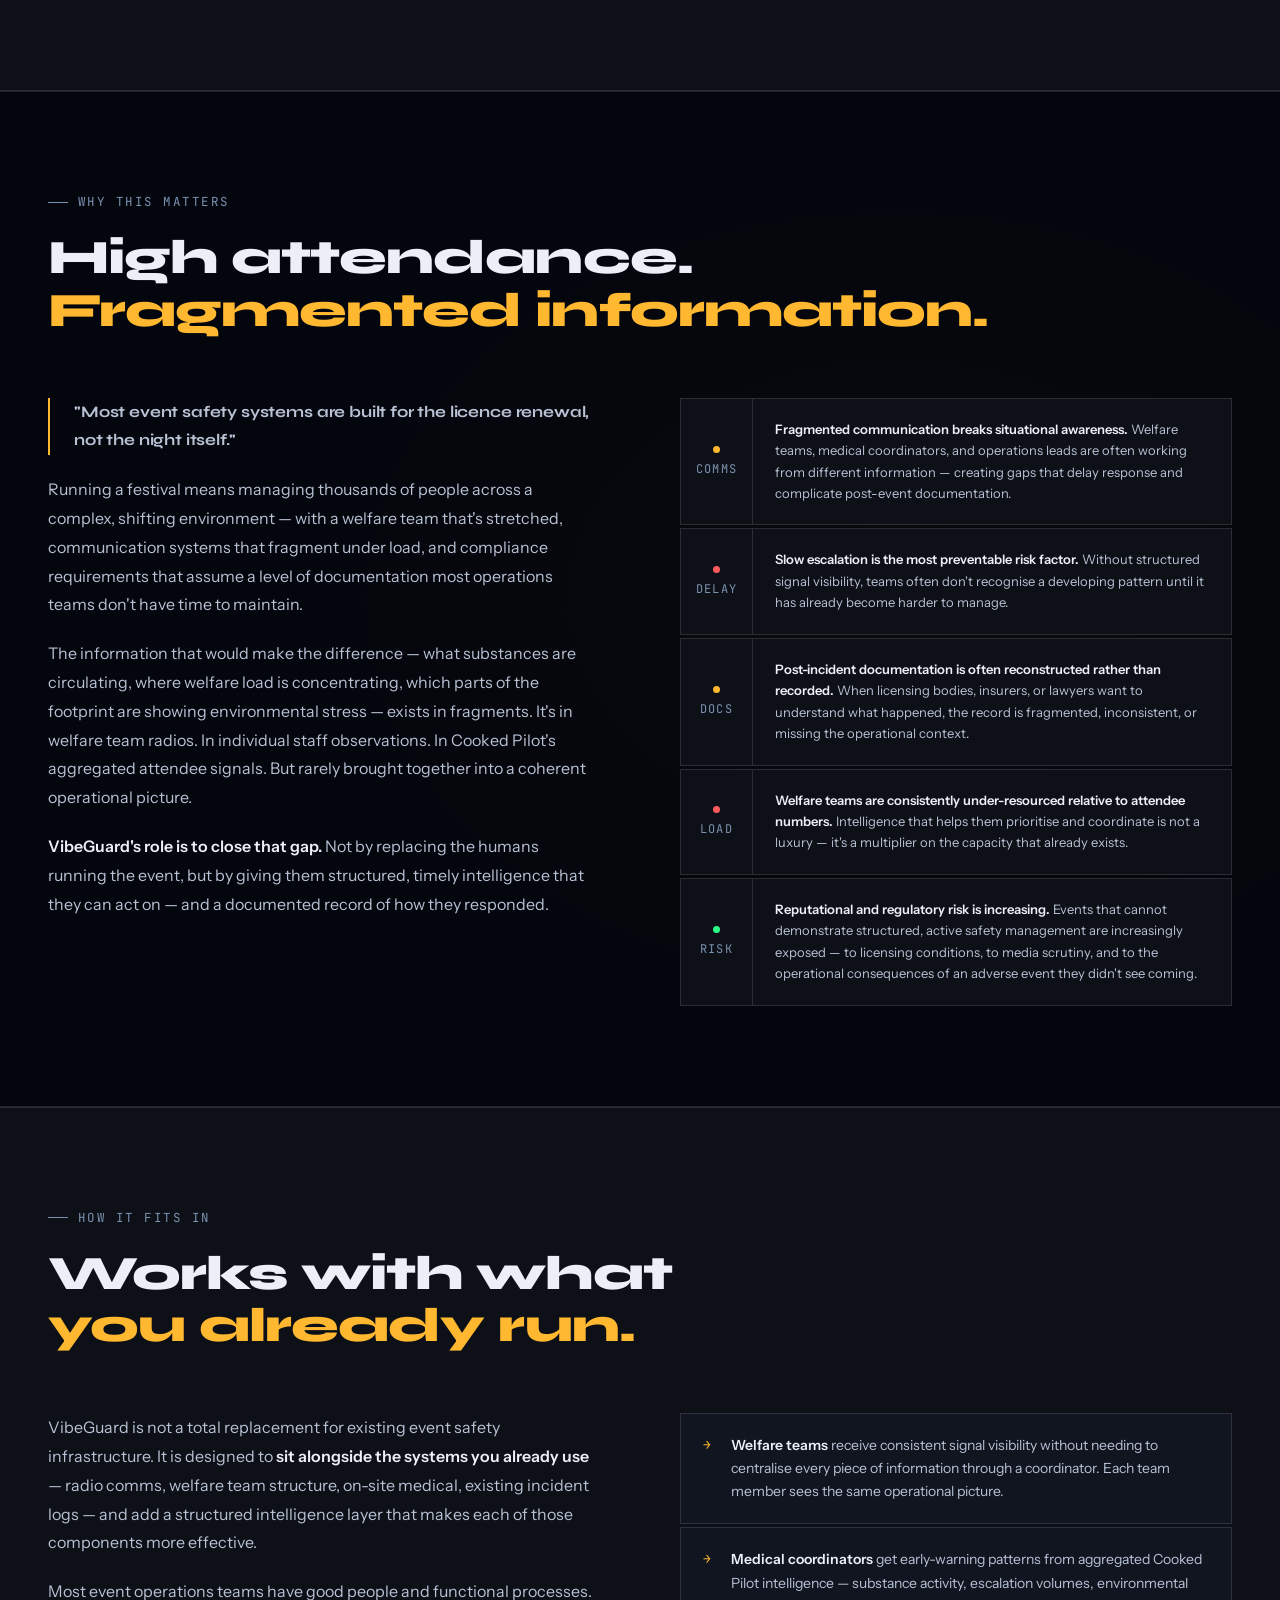
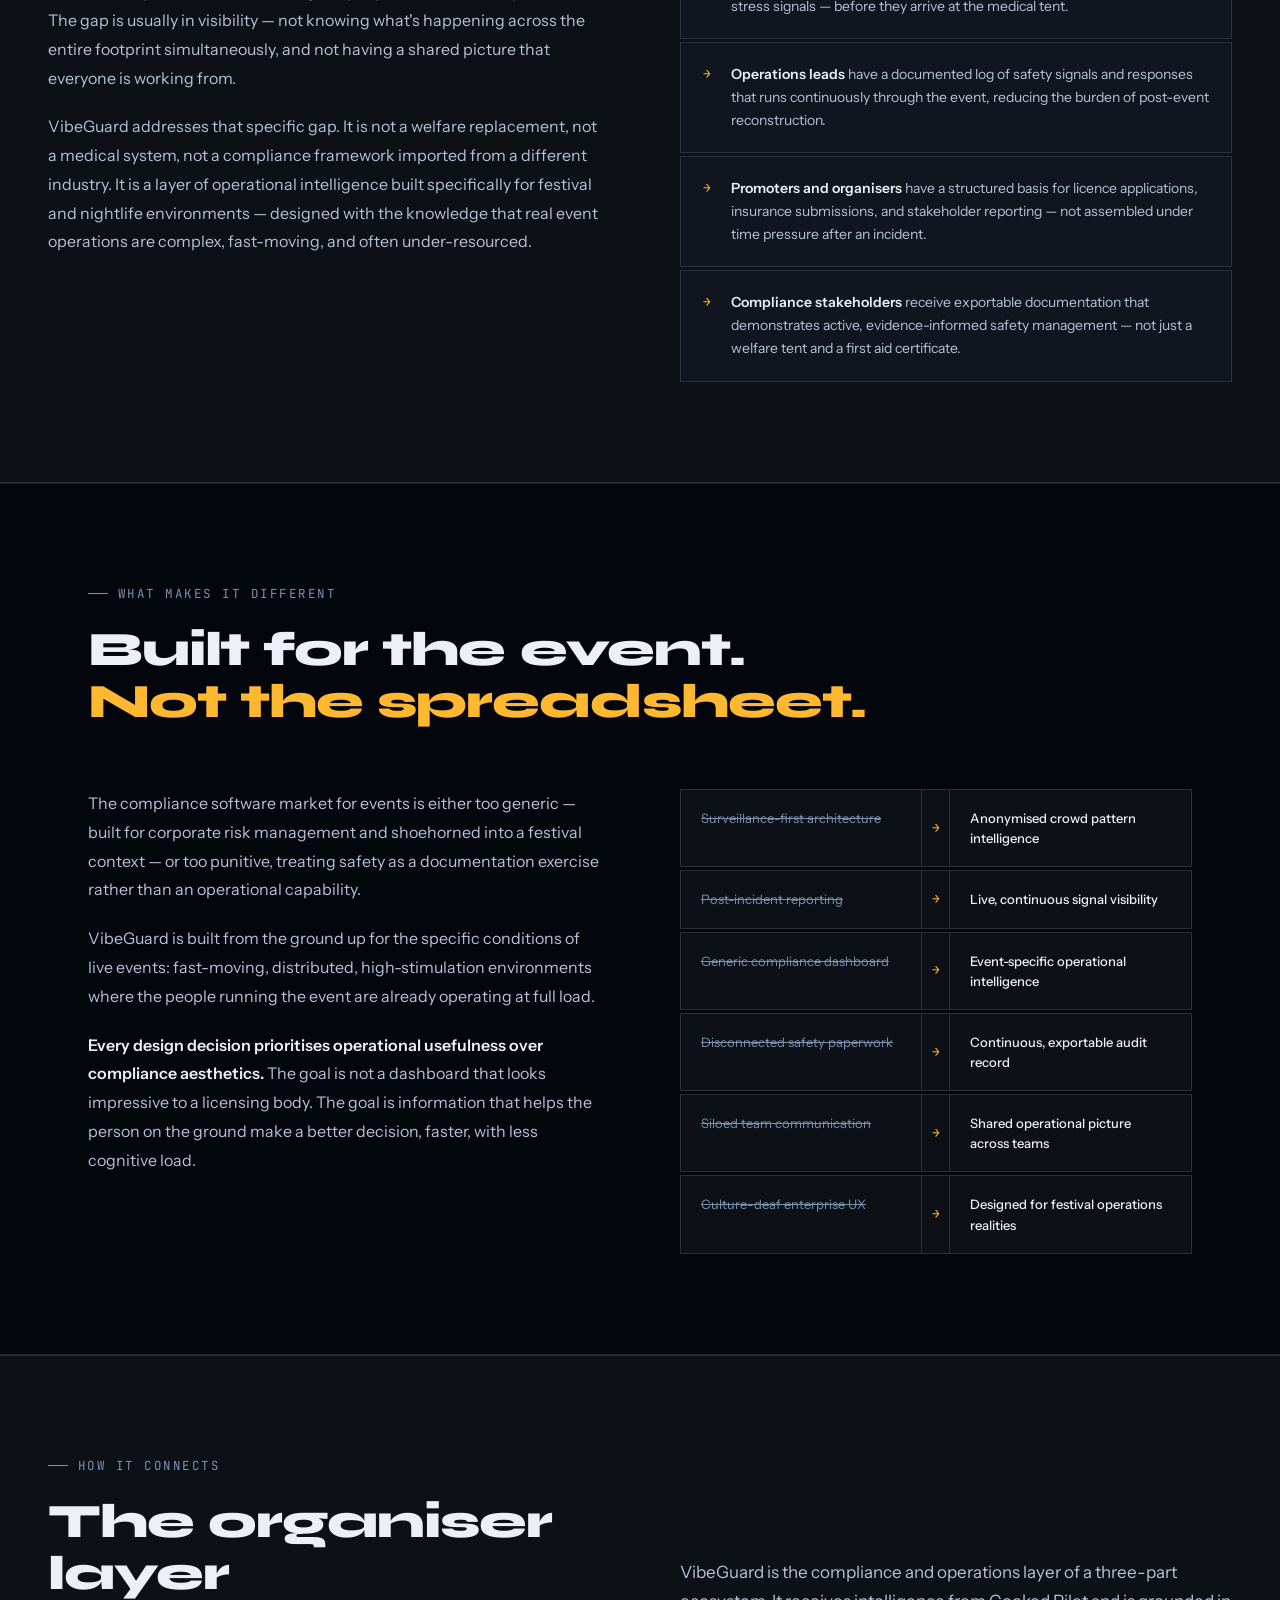
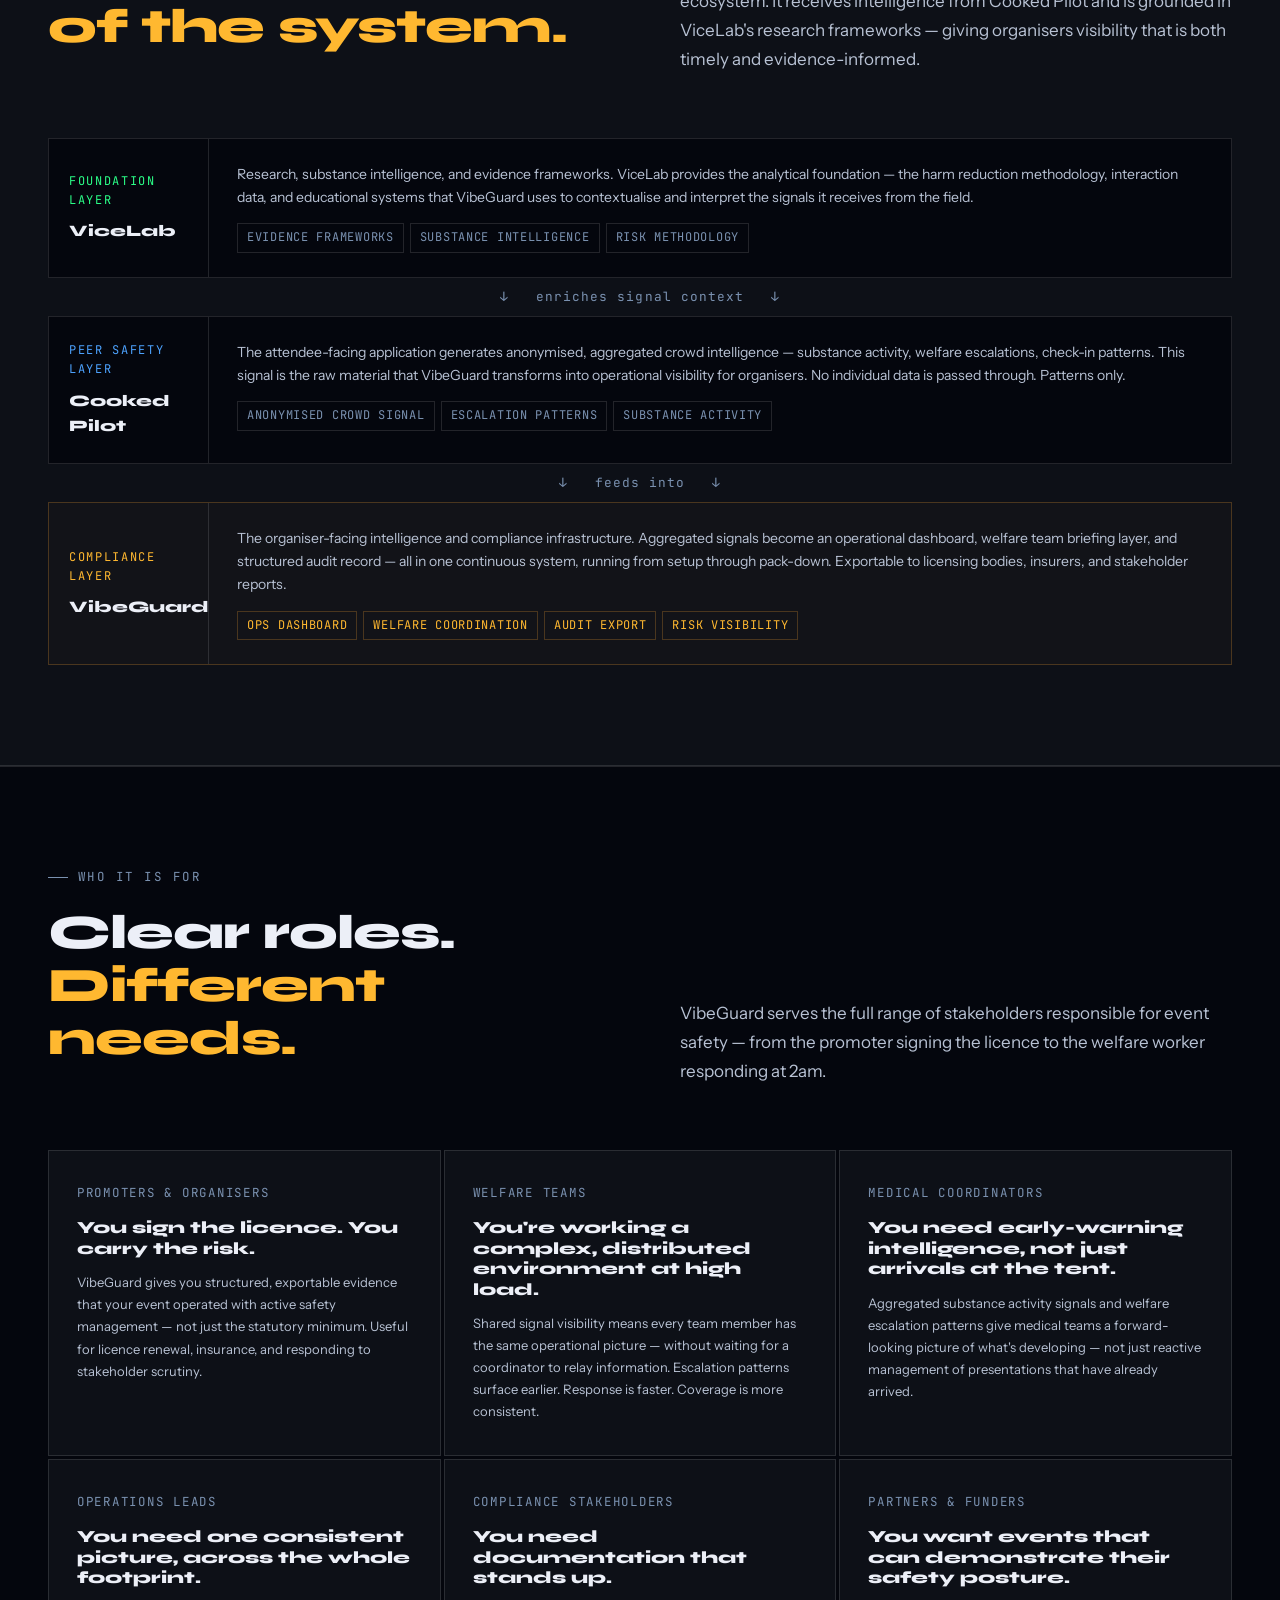
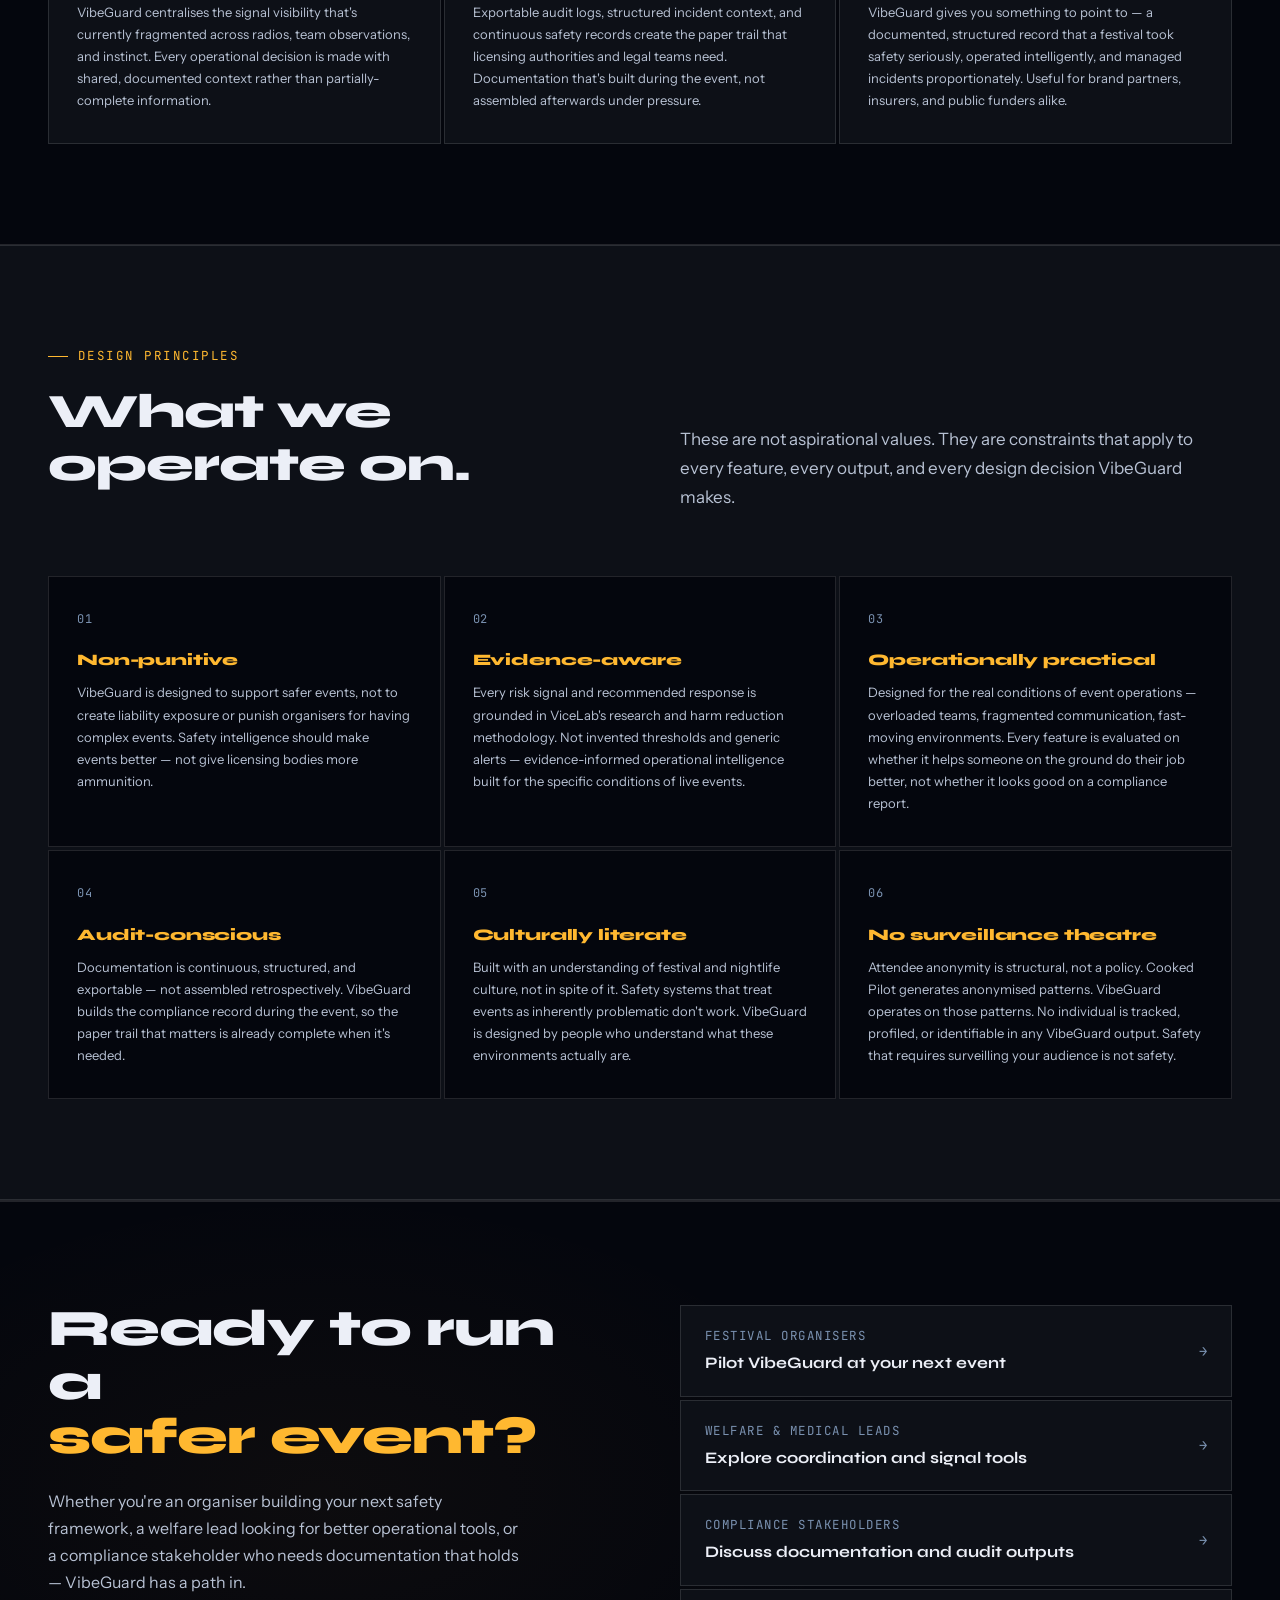
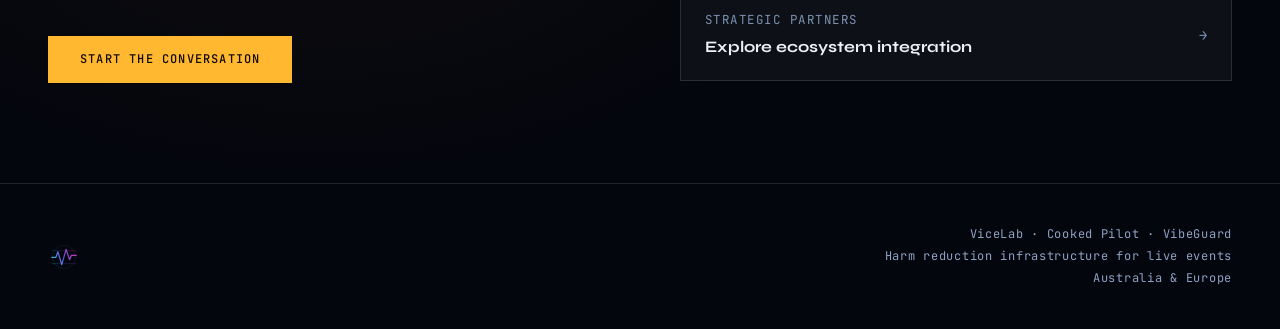
<file: vibeguard.html>
<!DOCTYPE html>
<html lang="en">
<head>
<meta charset="UTF-8">
<meta name="viewport" content="width=device-width, initial-scale=1.0">
<title>VibeGuard — Event Safety &amp; Compliance Intelligence</title>
<link rel="preconnect" href="https://fonts.googleapis.com">
<link href="https://fonts.googleapis.com/css2?family=Syne:wght@400;500;600;700;800&family=Instrument+Sans:ital,wght@0,400;0,500;0,600;1,400&family=JetBrains+Mono:wght@300;400;500&display=swap" rel="stylesheet">
<style>

/* ═══════════════════════════════════════════════════
   TOKENS — exact match to homepage baseline
   ═══════════════════════════════════════════════════ */
:root {
/* ╔══════════════════════════════════════════════════════════════╗
   ║  VICELAB GLOBAL COLOUR SYSTEM — single source of truth      ║
   ║  Edit here to repaint the entire site.                      ║
   ║  Do not hard-code colours outside this block.               ║
   ╚══════════════════════════════════════════════════════════════╝ */

  /* ── Backgrounds ───────────────────────────────────────────── */
  --bg-space:          #04060D;            /* page root / deep field    */
  --bg-panel:          #070B15;            /* card / panel surface      */
  --bg-telemetry:      #091723;            /* telemetry log strip       */

  /* ── Text ──────────────────────────────────────────────────── */
  --text-primary:      #f4f7ff;            /* console / log body text   */
  --text-secondary:    #8fa3c3;            /* metadata, labels          */
  --text-system:       #dce6ff;            /* system strips, orientation*/
  --text-body:         #b8c2d4;            /* paragraph / prose text    */
  --text-dim:          #7a91b0;            /* dimmed secondary labels   */
  --text-muted:        #5e7a9a;            /* decorative / footnote     */
  --text-white:        #eceff7;            /* near-white headings       */

  /* ── Dividers ───────────────────────────────────────────────── */
  --line-divider:      rgba(255,255,255,0.15);  /* structural dividers  */
  --line-subtle:       rgba(255,255,255,0.12);  /* panel borders        */

  /* ── Signal states (telemetry) ─────────────────────────────── */
  --signal-ok:         #3cff9c;            /* nominal / pass            */
  --signal-warn:       #ffcc66;            /* caution                   */
  --signal-alert:      #ff5a5a;            /* critical / fail           */

  /* ── Substance class accents ───────────────────────────────── */
  --accent-stimulant:    #FFB830;          /* Stimulants — amber-gold   */
  --accent-psychedelic:  #00FFC6;          /* Psychedelics — cyan       */
  --accent-empathogen:   #E43CFF;          /* Empathogens — magenta     */
  --accent-dissociative: #4DA3FF;          /* Dissociatives — blue      */
  --accent-opioid:       #FF6B6B;          /* Depressants/Opioids — red */
  --accent-cannabinoid:  #7EE482;          /* Cannabis — soft green     */
  --accent-entactogen:   #A78BFA;          /* Entactogens — violet      */

  /* ── Ecosystem entity accents ──────────────────────────────── */
  --brand-cp:          #2BFF88;            /* Cooked Pilot — neon green */
  --brand-vg:          #4DA3FF;            /* VibeGuard    — neon blue  */
  --brand-vl:          #E43CFF;            /* ViceLab      — magenta    */

  /* ── File-local tokens ──────────────── */
  --bg:           var(--bg-space);
  --bg-1:         #0d1017;
  --bg-2:         #111520;
  --border:       var(--line-subtle);
  --border-2:     var(--line-subtle);

  --text:         var(--text-body);
  --text-dimmer:  var(--text-dim);
  --white:        var(--text-white);

  --green:        var(--brand-cp);
  --green-dim:    rgba(61,232,158,0.08);
  --green-mid:    rgba(61,232,158,0.18);
  --green-glow:   0 0 40px rgba(61,232,158,0.12);

  --blue:         var(--accent-dissociative);
  --blue-dim:     rgba(90,176,255,0.08);

  /* VibeGuard accent — amber, the vg brand token */
  --amber:        var(--accent-stimulant);
  --amber-dim:    rgba(240,160,48,0.08);
  --amber-mid:    rgba(240,160,48,0.16);
  --amber-border: rgba(240,160,48,0.25);

  --mono:    'JetBrains Mono', monospace;
  --display: 'Syne', sans-serif;
  --body:    'Instrument Sans', sans-serif;
}

*, *::before, *::after { box-sizing: border-box; margin: 0; padding: 0; }
html { scroll-behavior: smooth; }

body {
  background: var(--bg);
  color: var(--text);
  font-family: var(--body);
  font-size: 16px;
  line-height: 1.6;
  overflow-x: hidden;
}

/* ─── NOISE OVERLAY ─── */
body::before {
  content: '';
  position: fixed;
  inset: 0;
  background-image: url("data:image/svg+xml,%3Csvg viewBox='0 0 256 256' xmlns='http://www.w3.org/2000/svg'%3E%3Cfilter id='noise'%3E%3CfeTurbulence type='fractalNoise' baseFrequency='0.9' numOctaves='4' stitchTiles='stitch'/%3E%3C/filter%3E%3Crect width='100%25' height='100%25' filter='url(%23noise)' opacity='0.035'/%3E%3C/svg%3E");
  pointer-events: none;
  z-index: 1000;
  opacity: 0.6;
}

/* ─── NAV ─── */
nav {
  position: fixed;
  top: 0; left: 0; right: 0;
  z-index: 100;
  display: flex;
  align-items: center;
  justify-content: space-between;
  padding: 0 48px;
  height: 64px;
  background: rgba(8,10,13,0.85);
  backdrop-filter: blur(16px);
  border-bottom: 1px solid var(--border);
}
.nav-logo {
  font-family: var(--display);
  font-size: 15px;
  font-weight: 800;
  color: var(--white);
  letter-spacing: 0.04em;
  text-decoration: none;
}
.nav-logo span { color: var(--green); }
.nav-links {
  display: flex;
  gap: 36px;
  align-items: center;
}
.nav-links a {
  font-family: var(--mono);
  font-size: 0.80rem;
  color: var(--text-dim);
  text-decoration: none;
  letter-spacing: 0.08em;
  text-transform: uppercase;
  transition: color 0.2s;
}
.nav-links a:hover { color: var(--white); }
.nav-active { color: var(--white) !important; }
.nav-cta {
  font-family: var(--mono);
  font-size: 0.80rem;
  padding: 8px 20px;
  border: 1px solid rgba(61,232,158,0.4);
  color: var(--green) !important;
  letter-spacing: 0.1em;
  text-transform: uppercase;
  transition: all 0.2s !important;
}
.nav-cta:hover {
  background: var(--green-dim) !important;
  color: var(--green) !important;
  border-color: var(--green) !important;
}

/* ─── HERO ─── */
.hero {
  min-height: 100vh;
  display: flex;
  flex-direction: column;
  justify-content: center;
  position: relative;
  padding: 120px 48px 80px;
  overflow: hidden;
}
/* VibeGuard grid — amber-tinted, larger cells — operational/infrastructure feel */
.hero::before {
  content: '';
  position: absolute;
  inset: 0;
  background-image:
    linear-gradient(rgba(240,160,48,0.018) 1px, transparent 1px),
    linear-gradient(90deg, rgba(240,160,48,0.018) 1px, transparent 1px);
  background-size: 100px 100px;
  mask-image: radial-gradient(ellipse 80% 80% at 50% 50%, black 15%, transparent 100%);
}
/* Amber glow — right-aligned, referencing a dashboard/readout aesthetic */
.hero::after {
  content: '';
  position: absolute;
  top: 40%;
  left: 60%;
  transform: translate(-50%, -50%);
  width: 1000px;
  height: 1000px;
  background:
    radial-gradient(circle at 55% 45%, rgba(240,160,48,0.035) 0%, transparent 55%),
    radial-gradient(circle at 25% 60%, rgba(61,232,158,0.02) 0%, transparent 50%);
  pointer-events: none;
}
.hero-inner {
  position: relative;
  z-index: 2;
  max-width: 1100px;
}
.hero-eyebrow {
  font-family: var(--mono);
  font-size: 0.80rem;
  color: var(--amber);
  letter-spacing: 0.2em;
  text-transform: uppercase;
  margin-bottom: 32px;
  display: flex;
  align-items: center;
  gap: 12px;
  opacity: 0;
  animation: fadeUp 0.3s ease 0s forwards;
}
.hero-eyebrow::before {
  content: '';
  width: 32px;
  height: 1px;
  background: var(--amber);
}
.hero-eyebrow::after {
  content: '';
  width: 5px;
  height: 5px;
  border-radius: 50%;
  background: var(--amber);
  box-shadow: 0 0 6px 2px rgba(240,160,48,0.5);
  animation: pulse-dot 2s ease-in-out infinite;
  margin-left: 4px;
}
@keyframes pulse-dot {
  0%,100% { opacity: 1; transform: scale(1); }
  50%      { opacity: 0.4; transform: scale(0.7); }
}
.hero-headline {
  font-family: var(--display);
  font-size: clamp(48px, 7vw, 88px);
  font-weight: 800;
  line-height: 1.0;
  color: var(--white);
  letter-spacing: -0.025em;
  margin-bottom: 32px;
  opacity: 0;
  animation: fadeUp 0.35s ease 0.1s forwards;
}
.hero-headline em { font-style: normal; color: var(--amber); }
.hero-sub {
  font-size: 19px;
  color: var(--text);
  max-width: 580px;
  line-height: 1.65;
  margin-bottom: 52px;
  font-weight: 400;
  opacity: 0;
  animation: fadeUp 0.3s ease 0.22s forwards;
}
.hero-actions {
  display: flex;
  gap: 16px;
  align-items: center;
  flex-wrap: wrap;
  opacity: 0;
  animation: fadeUp 0.3s ease 0.32s forwards;
}
/* Operational readout — right side */
.hero-stats {
  position: absolute;
  bottom: 60px;
  right: 48px;
  display: flex;
  gap: 48px;
  opacity: 0;
  animation: fadeUp 0.3s ease 0.42s forwards;
}
.stat { text-align: right; }
.stat-num {
  font-family: var(--display);
  font-size: 28px;
  font-weight: 800;
  color: var(--white);
  line-height: 1;
  margin-bottom: 4px;
}
.stat-label {
  font-family: var(--mono);
  font-size: 0.78rem;
  color: var(--text-dim);
  letter-spacing: 0.1em;
  text-transform: uppercase;
}

/* ─── BUTTONS ─── */
.btn-primary {
  font-family: var(--mono);
  font-size: 12px;
  letter-spacing: 0.1em;
  text-transform: uppercase;
  padding: 14px 32px;
  background: var(--amber);
  color: #110800;
  font-weight: 500;
  border: none;
  cursor: pointer;
  text-decoration: none;
  display: inline-block;
  transition: all 0.2s;
}
.btn-primary:hover {
  background: #ffc060;
  box-shadow: 0 0 30px rgba(240,160,48,0.3);
}
.btn-ghost {
  font-family: var(--mono);
  font-size: 12px;
  letter-spacing: 0.1em;
  text-transform: uppercase;
  padding: 13px 28px;
  border: 1px solid var(--border-2);
  color: var(--text);
  background: transparent;
  cursor: pointer;
  text-decoration: none;
  display: inline-block;
  transition: all 0.2s;
}
.btn-ghost:hover {
  border-color: var(--line-divider);
  color: var(--white);
}
button:active, .btn-primary:active, .btn-ghost:active { transform: translateY(1px); }

/* ─── TEXT LINK ─── */
.text-link {
  font-family: var(--mono);
  font-size: 0.80rem;
  color: var(--amber);
  letter-spacing: 0.1em;
  text-transform: uppercase;
  text-decoration: none;
  display: inline-flex;
  align-items: center;
  gap: 8px;
  transition: gap 0.2s;
}
.text-link:hover { gap: 14px; }

/* ─── DIVIDER ─── */
.divider-line { height: 1px; background: var(--border); margin: 0; }

/* ─── SECTIONS COMMON ─── */
section {
  padding: 100px 48px;
  max-width: 1200px;
  margin: 0 auto;
  scroll-margin-top: 100px;
}
.section-label {
  font-family: var(--mono);
  font-size: 0.78rem;
  color: var(--text-dimmer);
  letter-spacing: 0.2em;
  text-transform: uppercase;
  margin-bottom: 20px;
  display: flex;
  align-items: center;
  gap: 10px;
}
.section-label::before {
  content: '';
  width: 20px;
  height: 1px;
  background: var(--text-dimmer);
}
.section-label.vg { color: var(--amber); }
.section-label.vg::before { background: var(--amber); }

.section-title {
  font-family: var(--display);
  font-size: clamp(32px, 4vw, 48px);
  font-weight: 800;
  color: var(--white);
  line-height: 1.1;
  letter-spacing: -0.02em;
  margin-bottom: 20px;
}
.section-title em { font-style: normal; color: var(--amber); }
.section-title em.green { color: var(--green); }

.section-body {
  font-size: 17px;
  color: var(--text);
  max-width: 600px;
  line-height: 1.7;
}

/* ─── ANIMATIONS ─── */
@keyframes fadeUp {
  from { opacity: 0; transform: translateY(8px); }
  to   { opacity: 1; transform: translateY(0); }
}
.reveal {
  opacity: 0;
  transform: translateY(12px);
  transition: opacity 0.7s ease, transform 0.7s ease;
}
.reveal.in { opacity: 1; transform: none; }
.reveal-stagger > * {
  opacity: 0;
  transform: translateY(12px);
  transition: opacity 0.6s ease, transform 0.6s ease;
}
.reveal-stagger.in > *:nth-child(1) { opacity: 1; transform: none; transition-delay: 0.05s; }
.reveal-stagger.in > *:nth-child(2) { opacity: 1; transform: none; transition-delay: 0.13s; }
.reveal-stagger.in > *:nth-child(3) { opacity: 1; transform: none; transition-delay: 0.21s; }
.reveal-stagger.in > *:nth-child(4) { opacity: 1; transform: none; transition-delay: 0.29s; }
.reveal-stagger.in > *:nth-child(5) { opacity: 1; transform: none; transition-delay: 0.37s; }
.reveal-stagger.in > *:nth-child(6) { opacity: 1; transform: none; transition-delay: 0.45s; }

/* ──────────────────────────────────────────────────
   WHAT VIBEGUARD IS
   ────────────────────────────────────────────────── */
.what-section { position: relative; }
.what-layout {
  display: grid;
  grid-template-columns: 1fr 1fr;
  gap: 80px;
  align-items: start;
  margin-top: 60px;
}
.what-text p {
  font-size: 16px;
  color: var(--text);
  line-height: 1.8;
  margin-bottom: 20px;
}
.what-text p:last-child { margin-bottom: 0; }
.what-text strong { color: var(--white); font-weight: 600; }

/* Positioning stack — what this is, not what it isn't */
.position-stack { display: flex; flex-direction: column; gap: 3px; }
.position-row {
  display: grid;
  grid-template-columns: 64px 1fr;
  border: 1px solid var(--border);
  transition: border-color 0.2s;
}
.position-row.is-no  { background: var(--bg-1); }
.position-row.is-yes { background: var(--bg-1); border-color: var(--amber-border); }
.position-row:hover  { border-color: var(--border-2); }
.position-row.is-yes:hover { border-color: rgba(240,160,48,0.45); }

.pos-badge {
  display: flex;
  align-items: center;
  justify-content: center;
  border-right: 1px solid var(--border);
  padding: 20px 0;
}
.pos-badge-inner {
  font-family: var(--mono);
  font-size: 0.75rem;
  text-transform: uppercase;
  letter-spacing: 0.1em;
  writing-mode: vertical-rl;
  text-orientation: mixed;
}
.position-row.is-no  .pos-badge-inner { color: var(--text-dim); }
.position-row.is-yes .pos-badge-inner { color: var(--amber); }

.pos-text {
  padding: 20px 22px;
  font-size: 13px;
  line-height: 1.65;
}
.position-row.is-no  .pos-text { color: var(--text-dim); text-decoration: line-through; }
.position-row.is-yes .pos-text { color: var(--white); font-weight: 500; }

/* ──────────────────────────────────────────────────
   WHAT IT HELPS ORGANISERS DO
   ────────────────────────────────────────────────── */
.caps-wrap {
  background: var(--bg-1);
  border-top: 1px solid var(--border);
  border-bottom: 1px solid var(--border);
  padding: 100px 48px;
  scroll-margin-top: 100px;
}
.caps-inner { max-width: 1200px; margin: 0 auto; }
.caps-header {
  display: grid;
  grid-template-columns: 1fr 1fr;
  gap: 80px;
  margin-bottom: 64px;
  align-items: end;
}
.caps-grid {
  display: grid;
  grid-template-columns: repeat(3, 1fr);
  gap: 3px;
}
.cap-card {
  background: var(--bg);
  border: 1px solid var(--border);
  padding: 36px 28px;
  position: relative;
  overflow: hidden;
  transition: all 0.25s;
}
.cap-card::before {
  content: '';
  position: absolute;
  top: 0; left: 0; right: 0;
  height: 2px;
  background: linear-gradient(90deg, var(--amber), transparent);
  transform: scaleX(0);
  transform-origin: left;
  transition: transform 0.3s;
}
.cap-card:hover::before { transform: scaleX(1); }
.cap-card:hover { background: var(--bg-2); border-color: var(--amber-border); }
.cap-icon { margin-bottom: 24px; }
.cap-index {
  font-family: var(--mono);
  font-size: 0.78rem;
  color: var(--text-dimmer);
  letter-spacing: 0.12em;
  margin-bottom: 12px;
}
.cap-name {
  font-family: var(--display);
  font-size: 17px;
  font-weight: 800;
  color: var(--white);
  margin-bottom: 12px;
  line-height: 1.2;
}
.cap-body { font-size: 13px; color: var(--text); line-height: 1.7; }

/* ──────────────────────────────────────────────────
   WHY THIS MATTERS
   ────────────────────────────────────────────────── */
.why-wrap {
  padding: 100px 48px;
  scroll-margin-top: 100px;
  position: relative;
  overflow: hidden;
}
.why-wrap::before {
  content: '';
  position: absolute;
  inset: 0;
  background: radial-gradient(ellipse 65% 60% at 70% 50%, rgba(240,160,48,0.025) 0%, transparent 70%);
  pointer-events: none;
}
.why-inner { max-width: 1200px; margin: 0 auto; position: relative; z-index: 2; }
.why-layout {
  display: grid;
  grid-template-columns: 1fr 1fr;
  gap: 80px;
  align-items: start;
  margin-top: 60px;
}
.why-quote {
  font-size: 20px;
  color: var(--white);
  font-family: var(--display);
  font-weight: 700;
  line-height: 1.45;
  letter-spacing: -0.01em;
  border-left: 2px solid var(--amber);
  padding-left: 24px;
  margin-bottom: 32px;
}
.why-text p {
  font-size: 16px;
  color: var(--text);
  line-height: 1.8;
  margin-bottom: 20px;
}
.why-text p:last-child { margin-bottom: 0; }
.why-text strong { color: var(--white); font-weight: 600; }

/* Pressure stack — organiser problem signals */
.pressure-stack { display: flex; flex-direction: column; gap: 3px; }
.pressure-row {
  display: grid;
  grid-template-columns: 72px 1fr;
  border: 1px solid var(--border);
  background: var(--bg-1);
  transition: border-color 0.2s;
}
.pressure-row:hover { border-color: var(--amber-border); }
.pressure-flag {
  padding: 20px 12px;
  border-right: 1px solid var(--border);
  display: flex;
  flex-direction: column;
  align-items: center;
  justify-content: center;
  gap: 8px;
}
.pressure-indicator {
  width: 7px;
  height: 7px;
  border-radius: 50%;
  flex-shrink: 0;
}
.pressure-indicator.amber { background: var(--amber); }
.pressure-indicator.red   { background: var(--signal-alert); }
.pressure-indicator.green { background: var(--green); }
.pressure-tag {
  font-family: var(--mono);
  font-size: 0.75rem;
  text-transform: uppercase;
  letter-spacing: 0.1em;
  color: var(--text-dimmer);
  text-align: center;
  line-height: 1.4;
}
.pressure-body {
  padding: 20px 22px;
  font-size: 13px;
  color: var(--text);
  line-height: 1.65;
}
.pressure-body strong { color: var(--white); font-weight: 600; }

/* ──────────────────────────────────────────────────
   HOW IT FITS INTO EXISTING SYSTEMS
   ────────────────────────────────────────────────── */
.fits-wrap {
  background: var(--bg-1);
  border-top: 1px solid var(--border);
  border-bottom: 1px solid var(--border);
  padding: 100px 48px;
  scroll-margin-top: 100px;
}
.fits-inner { max-width: 1200px; margin: 0 auto; }
.fits-layout {
  display: grid;
  grid-template-columns: 1fr 1fr;
  gap: 80px;
  align-items: start;
  margin-top: 60px;
}
.fits-text p {
  font-size: 16px;
  color: var(--text);
  line-height: 1.8;
  margin-bottom: 20px;
}
.fits-text p:last-child { margin-bottom: 0; }
.fits-text strong { color: var(--white); font-weight: 600; }

/* Integration list */
.integration-list { display: flex; flex-direction: column; gap: 3px; }
.int-row {
  display: flex;
  gap: 20px;
  align-items: flex-start;
  padding: 20px 22px;
  border: 1px solid var(--border);
  background: var(--bg-2);
  transition: all 0.2s;
}
.int-row:hover { border-color: var(--amber-border); background: var(--bg-2); }
.int-mark {
  font-family: var(--mono);
  font-size: 0.80rem;
  color: var(--amber);
  flex-shrink: 0;
  padding-top: 1px;
}
.int-body { font-size: 14px; color: var(--text); line-height: 1.65; }
.int-body strong { color: var(--white); font-weight: 600; }

/* ──────────────────────────────────────────────────
   WHAT MAKES IT DIFFERENT
   ────────────────────────────────────────────────── */
.diff-section { position: relative; }
.diff-layout {
  display: grid;
  grid-template-columns: 1fr 1fr;
  gap: 80px;
  align-items: start;
  margin-top: 60px;
}
.diff-text p {
  font-size: 16px;
  color: var(--text);
  line-height: 1.8;
  margin-bottom: 20px;
}
.diff-text p:last-child { margin-bottom: 0; }
.diff-text strong { color: var(--white); font-weight: 600; }

.diff-rows { display: flex; flex-direction: column; gap: 3px; }
.diff-row {
  display: grid;
  grid-template-columns: 1fr 28px 1fr;
  border: 1px solid var(--border);
  background: var(--bg-1);
  transition: border-color 0.2s;
}
.diff-row:hover { border-color: var(--border-2); }
.diff-before {
  padding: 18px 20px;
  font-size: 13px;
  color: var(--text-dim);
  line-height: 1.55;
  text-decoration: line-through;
  border-right: 1px solid var(--border);
}
.diff-arrow {
  display: flex;
  align-items: center;
  justify-content: center;
  font-family: var(--mono);
  font-size: 0.80rem;
  color: var(--amber);
  border-right: 1px solid var(--border);
}
.diff-after {
  padding: 18px 20px;
  font-size: 13px;
  color: var(--white);
  font-weight: 500;
  line-height: 1.55;
}

/* ──────────────────────────────────────────────────
   ECOSYSTEM CONNECTION
   ────────────────────────────────────────────────── */
.eco-wrap {
  background: var(--bg-1);
  border-top: 1px solid var(--border);
  border-bottom: 1px solid var(--border);
  padding: 100px 48px;
  scroll-margin-top: 100px;
}
.eco-inner { max-width: 1200px; margin: 0 auto; }
.eco-header {
  display: grid;
  grid-template-columns: 1fr 1fr;
  gap: 80px;
  margin-bottom: 64px;
  align-items: end;
}

.eco-diagram { display: flex; flex-direction: column; gap: 3px; }
.eco-node {
  display: grid;
  grid-template-columns: 160px 1fr;
  border: 1px solid var(--border);
  background: var(--bg);
  transition: all 0.25s;
}
.eco-node:hover { background: var(--bg-2); }
.eco-node.vg-active {
  border-color: var(--amber-border);
  background: rgba(240,160,48,0.02);
}
.eco-node-label {
  padding: 24px 20px;
  border-right: 1px solid var(--border);
  display: flex;
  flex-direction: column;
  justify-content: center;
  gap: 8px;
}
.eco-node-tag {
  font-family: var(--mono);
  font-size: 0.75rem;
  text-transform: uppercase;
  letter-spacing: 0.14em;
}
.eco-node.vl  .eco-node-tag { color: var(--green); }
.eco-node.cp  .eco-node-tag { color: var(--blue); }
.eco-node.vg-active .eco-node-tag { color: var(--amber); }

.eco-node-name {
  font-family: var(--display);
  font-size: 16px;
  font-weight: 800;
  color: var(--white);
}
.eco-node-body { padding: 24px 28px; }
.eco-node-desc {
  font-size: 14px;
  color: var(--text);
  line-height: 1.65;
  margin-bottom: 14px;
}
.eco-chips { display: flex; gap: 6px; flex-wrap: wrap; }
.eco-chip {
  font-family: var(--mono);
  font-size: 0.75rem;
  text-transform: uppercase;
  letter-spacing: 0.1em;
  padding: 3px 9px;
  border: 1px solid var(--border);
  color: var(--text-dimmer);
}
.eco-node.vg-active .eco-chip {
  border-color: var(--amber-border);
  color: var(--amber);
}
.eco-connector {
  font-family: var(--mono);
  font-size: 0.80rem;
  color: var(--text-dimmer);
  letter-spacing: 0.08em;
  padding: 6px 0;
  text-align: center;
}

/* ──────────────────────────────────────────────────
   WHO IT IS FOR
   ────────────────────────────────────────────────── */
.for-wrap {
  padding: 100px 48px;
  scroll-margin-top: 100px;
}
.for-inner { max-width: 1200px; margin: 0 auto; }
.for-header {
  display: grid;
  grid-template-columns: 1fr 1fr;
  gap: 80px;
  margin-bottom: 64px;
  align-items: end;
}
.for-grid {
  display: grid;
  grid-template-columns: repeat(3, 1fr);
  gap: 3px;
}
.for-card {
  border: 1px solid var(--border);
  padding: 32px 28px;
  background: var(--bg-1);
  position: relative;
  overflow: hidden;
  transition: all 0.25s;
}
.for-card::before {
  content: '';
  position: absolute;
  left: 0; top: 0; bottom: 0;
  width: 3px;
  background: var(--amber);
  transform: scaleY(0);
  transform-origin: top;
  transition: transform 0.3s;
}
.for-card:hover::before { transform: scaleY(1); }
.for-card:hover { background: var(--bg-2); border-color: var(--amber-border); }
.for-role {
  font-family: var(--mono);
  font-size: 0.78rem;
  color: var(--text-dimmer);
  letter-spacing: 0.14em;
  text-transform: uppercase;
  margin-bottom: 16px;
}
.for-title {
  font-family: var(--display);
  font-size: 17px;
  font-weight: 800;
  color: var(--white);
  margin-bottom: 12px;
  line-height: 1.2;
}
.for-body { font-size: 13px; color: var(--text); line-height: 1.7; }

/* ──────────────────────────────────────────────────
   TRUST / DESIGN PRINCIPLES
   ────────────────────────────────────────────────── */
.trust-wrap {
  background: var(--bg-1);
  border-top: 1px solid var(--border);
  border-bottom: 1px solid var(--border);
  padding: 100px 48px;
  scroll-margin-top: 100px;
}
.trust-inner { max-width: 1200px; margin: 0 auto; }
.trust-header {
  display: grid;
  grid-template-columns: 1fr 1fr;
  gap: 80px;
  margin-bottom: 64px;
  align-items: end;
}
.trust-grid {
  display: grid;
  grid-template-columns: repeat(3, 1fr);
  gap: 3px;
}
.trust-card {
  border: 1px solid var(--border);
  padding: 32px 28px;
  background: var(--bg);
  transition: all 0.2s;
}
.trust-card:hover { background: var(--bg-2); border-color: var(--border-2); }
.trust-num {
  font-family: var(--mono);
  font-size: 0.80rem;
  color: var(--text-dimmer);
  letter-spacing: 0.1em;
  margin-bottom: 20px;
}
.trust-principle {
  font-family: var(--display);
  font-size: 16px;
  font-weight: 800;
  color: var(--amber);
  margin-bottom: 12px;
  line-height: 1.2;
  letter-spacing: -0.01em;
}
.trust-body { font-size: 13px; color: var(--text); line-height: 1.7; }

/* ──────────────────────────────────────────────────
   FINAL CTA
   ────────────────────────────────────────────────── */
.final-cta {
  position: relative;
  overflow: hidden;
  padding: 100px 48px;
  border-top: 1px solid var(--border);
  scroll-margin-top: 100px;
}
.final-cta::before {
  content: '';
  position: absolute;
  inset: 0;
  background: radial-gradient(ellipse 65% 80% at 25% 50%, rgba(240,160,48,0.04) 0%, transparent 65%);
  pointer-events: none;
}
.cta-inner {
  max-width: 1200px;
  margin: 0 auto;
  display: grid;
  grid-template-columns: 1fr 1fr;
  gap: 80px;
  align-items: center;
  position: relative;
  z-index: 2;
}
.cta-title {
  font-family: var(--display);
  font-size: clamp(32px, 4vw, 52px);
  font-weight: 800;
  color: var(--white);
  line-height: 1.05;
  letter-spacing: -0.02em;
  margin-bottom: 24px;
}
.cta-title em { font-style: normal; color: var(--amber); }
.cta-body {
  font-size: 16px;
  color: var(--text);
  line-height: 1.7;
  margin-bottom: 40px;
  max-width: 480px;
}
.cta-options { display: flex; flex-direction: column; gap: 3px; }
.cta-option {
  display: flex;
  align-items: center;
  justify-content: space-between;
  padding: 20px 24px;
  border: 1px solid var(--border);
  background: var(--bg-1);
  text-decoration: none;
  transition: all 0.2s;
}
.cta-option:hover { background: var(--bg-2); border-color: var(--border-2); }
.cta-option:first-child:hover { border-color: var(--amber-border); }
.cta-option-left {}
.cta-option-tag {
  font-family: var(--mono);
  font-size: 0.78rem;
  color: var(--text-dimmer);
  letter-spacing: 0.12em;
  text-transform: uppercase;
  margin-bottom: 4px;
}
.cta-option-label {
  font-family: var(--display);
  font-size: 16px;
  font-weight: 700;
  color: var(--white);
}
.cta-option-arrow {
  font-family: var(--mono);
  font-size: 14px;
  color: var(--text-dimmer);
  transition: all 0.2s;
}
.cta-option:hover .cta-option-arrow { color: var(--amber); transform: translateX(4px); }

/* ─── FOOTER ─── */
footer {
  border-top: 1px solid var(--border);
  padding: 40px 48px;
  display: flex;
  justify-content: space-between;
  align-items: center;
}
.footer-logo {
  font-family: var(--display);
  font-size: 14px;
  font-weight: 800;
  color: var(--text-dim);
  letter-spacing: 0.04em;
}
.footer-logo span { color: var(--green); }
.footer-meta {
  font-family: var(--mono);
  font-size: 0.78rem;
  color: var(--text-dimmer);
  letter-spacing: 0.1em;
  text-align: right;
  line-height: 1.9;
}

/* ─── KEYBOARD FOCUS ─── */
:focus-visible {
  outline: 2px solid var(--amber);
  outline-offset: 2px;
}

/* ══════════════════════════════════════════════════
   RESPONSIVE
   ════════════════════════════════════════════════== */
@media (max-width: 768px) {
  nav {
    padding: 0 24px;
    height: auto;
    flex-wrap: wrap;
    padding-top: 12px;
    padding-bottom: 12px;
  }
  .nav-links {
    gap: 20px;
    flex-wrap: wrap;
    width: 100%;
    padding-top: 10px;
    border-top: 1px solid var(--border);
    margin-top: 8px;
  }
}
@media (max-width: 480px) {
  .nav-links { gap: 14px; }
  .nav-links a { font-size: 0.78rem; }
  .nav-cta { font-size: 0.78rem; padding: 6px 14px; }
}

@media (max-width: 600px) {
  .hero { padding: 100px 24px 80px; }
  .hero-headline { font-size: 42px; }
  .hero-stats { display: none; }
}

@media (max-width: 768px) {
  section { padding: 72px 24px; }
  .caps-wrap, .fits-wrap, .eco-wrap, .trust-wrap { padding: 72px 24px; }
  .why-wrap, .for-wrap { padding: 72px 24px; }
  .final-cta { padding: 72px 24px; }
  footer { padding: 32px 24px; flex-direction: column; gap: 16px; align-items: flex-start; }
  .footer-meta { text-align: left; }
}

@media (max-width: 768px) {
  .what-layout { grid-template-columns: 1fr; gap: 48px; margin-top: 40px; }
  .caps-header { grid-template-columns: 1fr; gap: 24px; margin-bottom: 48px; }
  .caps-grid { grid-template-columns: 1fr; }
  .why-layout { grid-template-columns: 1fr; gap: 48px; margin-top: 40px; }
  .fits-layout { grid-template-columns: 1fr; gap: 48px; margin-top: 40px; }
  .diff-layout { grid-template-columns: 1fr; gap: 48px; margin-top: 40px; }
  .diff-row { grid-template-columns: 1fr; }
  .diff-before { border-right: none; border-bottom: 1px solid var(--border); }
  .diff-arrow { display: none; }
  .eco-header { grid-template-columns: 1fr; gap: 24px; margin-bottom: 48px; }
  .eco-node { grid-template-columns: 1fr; }
  .eco-node-label { border-right: none; border-bottom: 1px solid var(--border); }
  .for-header { grid-template-columns: 1fr; gap: 24px; margin-bottom: 48px; }
  .for-grid { grid-template-columns: 1fr; }
  .trust-header { grid-template-columns: 1fr; gap: 24px; margin-bottom: 48px; }
  .trust-grid { grid-template-columns: 1fr; }
  .cta-inner { grid-template-columns: 1fr; gap: 48px; }
  .cta-body { max-width: 100%; }
}
@media (min-width: 520px) and (max-width: 768px) {
  .caps-grid   { grid-template-columns: repeat(2, 1fr); }
  .for-grid    { grid-template-columns: repeat(2, 1fr); }
  .trust-grid  { grid-template-columns: repeat(2, 1fr); }
}

/* ─── REDUCED MOTION ─── */
@media (prefers-reduced-motion: reduce) {
  .reveal, .reveal-stagger > * {
    opacity: 1;
    transform: none;
    transition: none;
  }
  .hero * { animation: none !important; }
}


/* ═══════════════════════════════════════════════════════
   READABILITY PATCH — global contrast uplift 2026
   Primary: var(--text-primary)  Secondary: var(--text-secondary)  System: var(--text-system)
   Do not override without versioning.
═══════════════════════════════════════════════════════ */

/* Floor: no text below 0.75rem */
* { min-font-size: 0; }  /* intentional no-op anchor */

/* ── Telemetry / console log lines ── */
.tel-line {
  font-size: 0.85rem !important;
  line-height: 1.9 !important;
  letter-spacing: 0.03em !important;
  color: var(--text-primary) !important;
}
.tel-msg  { color: var(--text-primary) !important; }
.tel-ts   { color: var(--text-secondary) !important; }
.tel-ok   .tel-msg { color: var(--signal-ok) !important; }
.tel-warn .tel-msg { color: var(--signal-warn) !important; }
.tel-info .tel-msg { color: var(--text-primary) !important; }

/* ── Explicit target classes from brief ── */
.system-label,
.archive-meta,
.console-strip,
.metadata-text {
  color: var(--text-system) !important;
  font-size: 0.75rem !important;
  line-height: 1.9 !important;
  letter-spacing: 0.03em !important;
}

/* ── Dashboard ── */
.sys-desc-line         { line-height: 1.9 !important; }
.sys-desc-line.primary { color: var(--text-system) !important; }
.sys-desc-line.secondary { color: var(--text-secondary) !important; }
.sys-orient { color: var(--text-secondary) !important; font-size: 0.75rem !important; }
.sc-id   { color: var(--text-secondary) !important; font-size: 0.75rem !important; letter-spacing: 0.06em !important; }
.sc-mode { color: var(--text-secondary) !important; font-size: 0.75rem !important; letter-spacing: 0.03em !important; }
.sl-mode { color: var(--text-secondary) !important; font-size: 0.75rem !important; }
#tel-count { color: var(--text-secondary) !important; }
#wave-sub, .wave-sub { color: var(--text-dim) !important; font-size: 0.75rem !important; }
.sys-hd .sys-id, .panel-id, .panel-label {
  color: var(--text-secondary) !important;
  font-size: 0.75rem !important;
  letter-spacing: 0.06em !important;
}

/* ── Signal v2 / map nodes ── */
.node-tip { font-size: 0.75rem !important; line-height: 1.7 !important; }
.node-tip-name { font-size: 0.80rem !important; }
.rr { color: var(--text-secondary) !important; font-size: 0.75rem !important; }
.rr-val { color: var(--text-system) !important; }
.hero-orient { color: var(--text-system) !important; font-size: 0.80rem !important; }
.hero-cta-sub { color: var(--text-secondary) !important; font-size: 0.75rem !important; }
.tc-module-label { color: var(--text-secondary) !important; font-size: 0.75rem !important; letter-spacing: 0.08em !important; }
.tc-id { color: var(--text-secondary) !important; font-size: 0.75rem !important; }
.tc-status { color: var(--text-secondary) !important; font-size: 0.75rem !important; }
.tc-cta { color: var(--text-secondary) !important; font-size: 0.75rem !important; }
.mx-head-label { color: var(--text-secondary) !important; font-size: 0.75rem !important; }
.mx-foot { color: var(--text-secondary) !important; font-size: 0.75rem !important; line-height: 1.8 !important; }
.mx-legend-item { color: var(--text-secondary) !important; font-size: 0.75rem !important; }
.sys-node-num { color: var(--text-secondary) !important; font-size: 0.75rem !important; letter-spacing: 0.06em !important; }
.sys-node-path { color: var(--text-dim) !important; font-size: 0.75rem !important; }
.why-stat-lbl { color: var(--text-secondary) !important; font-size: 0.75rem !important; letter-spacing: 0.06em !important; }

/* ── Archive index ── */
.ah-eyebrow { color: var(--text-secondary) !important; }
.ah-orient  { color: var(--text-system) !important; font-size: 0.80rem !important; letter-spacing: 0.06em !important; }
.ah-stat-lbl { color: var(--text-secondary) !important; font-size: 0.75rem !important; letter-spacing: 0.06em !important; }
.pc-id { color: var(--text-secondary) !important; font-size: 0.75rem !important; letter-spacing: 0.08em !important; }
.pc-classification { color: var(--text-dim) !important; font-size: 0.75rem !important; letter-spacing: 0.04em !important; }
.pc-badge { color: var(--text-secondary) !important; font-size: 0.75rem !important; }
.pc-edition { font-size: 0.75rem !important; }
.pc-edition.locked { color: rgba(228,60,255,0.75) !important; }
.pc-edition.ed01   { color: rgba(0,255,198,0.75)  !important; }
.pc-cta { color: var(--text-secondary) !important; font-size: 0.75rem !important; letter-spacing: 0.06em !important; }
.filter-btn { font-size: 0.75rem !important; letter-spacing: 0.06em !important; }
.index-bar-right { color: var(--text-secondary) !important; font-size: 0.75rem !important; }
.eco-num  { color: var(--text-secondary) !important; font-size: 0.75rem !important; letter-spacing: 0.06em !important; }
.eco-path { color: var(--text-dim) !important; font-size: 0.75rem !important; }
.final-label { color: var(--text-dim) !important; font-size: 0.75rem !important; }
.footer-note { color: var(--text-dim) !important; font-size: 0.75rem !important; letter-spacing: 0.06em !important; }

/* ── Plate detail ── */
.breadcrumb { color: var(--text-secondary) !important; font-size: 0.75rem !important; letter-spacing: 0.06em !important; }
.breadcrumb-current { color: var(--text-system) !important; }
.plate-code { font-size: 0.80rem !important; letter-spacing: 0.12em !important; }
.plate-meta-row { color: var(--text-secondary) !important; font-size: 0.75rem !important; letter-spacing: 0.04em !important; }
.plate-strip-id { color: var(--text-secondary) !important; font-size: 0.75rem !important; letter-spacing: 0.08em !important; }
.plate-strip-status { font-size: 0.75rem !important; }
.meta-field-key { color: var(--text-secondary) !important; font-size: 0.75rem !important; letter-spacing: 0.08em !important; }
.meta-field-val { color: var(--text-system) !important; font-size: 0.80rem !important; }
.info-block-label { font-size: 0.75rem !important; letter-spacing: 0.08em !important; line-height: 1.9 !important; }
.vault-cell-tag { color: var(--text-dim) !important; font-size: 0.75rem !important; }
.closing-label { color: var(--text-dim) !important; font-size: 0.75rem !important; }
.pc-desc { font-size: 0.80rem !important; line-height: 1.75 !important; }

/* ── Homepage / product pages (shared structure) ── */
.nav-links a { font-size: 0.80rem !important; }
.eyebrow { font-size: 0.75rem !important; letter-spacing: 0.08em !important; line-height: 1.8 !important; }
.stat-label, .n-label, .div-tag, .eco-tag, .section-tag, .trust-num,
.path-who, .action-tag, .entry-label, .footer-meta,
.feat-label, .feat-index, .step-index, .step-num, .final-tag,
.code-tag, .eco-chip, .use-mode, .trust-meta, .or-role, .ion-tag {
  font-size: 0.75rem !important;
  letter-spacing: 0.06em !important;
  line-height: 1.8 !important;
}
.footer-meta { color: var(--text-secondary) !important; }
.stat-label  { color: var(--text-secondary) !important; }

/* ── Cooked Pilot specific ── */
.phase-inner { font-size: 0.75rem !important; letter-spacing: 0.06em !important; }
.signal-tag  { font-size: 0.75rem !important; }

/* ── VibeGuard specific ── */
.feature-tag { font-size: 0.75rem !important; letter-spacing: 0.06em !important; }

/* ── Signal page (older) ── */
.hero-orient,
.hero-cta-sub,
.card-num, .tool-num, .tool-tagline, .tool-field,
.cta-label, .stat-label-old, .atm-tag, .node-label,
.sys-node-label { font-size: 0.75rem !important; letter-spacing: 0.06em !important; }
.footer-note { color: var(--text-dim) !important; font-size: 0.75rem !important; }

/* ── Nav elements ── */
.nav-badge { font-size: 0.75rem !important; letter-spacing: 0.06em !important; }


/* ── Logo image sizing ── */
.nav-logo img {
  height: 36px;
  width: auto;
  display: block;
}
.footer-logo img {
  height: 32px;
  width: auto;
  display: block;
  opacity: 0.85;
}
.div-logo {
  height: 28px;
  width: auto;
  display: block;
  margin-bottom: 6px;
}
.hero-logo {
  height: 48px;
  width: auto;
  display: block;
  margin-bottom: 20px;
}
@media (max-width: 767px) {
  .nav-logo img { height: 28px; }
  .hero-logo { height: 36px; }
}

</style>
</head>
<body>

<!-- ═══════════════════════════════════ NAV -->
<nav>
  <a href="index.html" class="nav-logo"><img src="/logos/vicelab.svg" alt="ViceLab"></a>
  <div class="nav-links">
    <a href="vicelab.html">ViceLab</a>
    <a href="cooked-pilot.html">Cooked Pilot</a>
    <a href="vibeguard.html" class="nav-active">VibeGuard</a>
    <a href="signal.html">Signal</a>
    <a href="dashboard.html" class="nav-cta">Dashboard</a>
  </div>
</nav>


<!-- ═══════════════════════════════════ HERO -->
<div class="hero">
  <div class="hero-inner">

    <img src="/logos/vibeguard.svg" alt="VibeGuard" class="hero-logo">
<div class="hero-eyebrow">VibeGuard</div>

    <h1 class="hero-headline">
      Safety readiness<br>
      without the<br>
      <em>surveillance tax.</em>
    </h1>

    <p class="hero-sub">
      VibeGuard is the organiser-facing compliance and safety intelligence layer of the ecosystem. Structured visibility, operational coordination, and audit-ready frameworks — built for the complexity of live events, not adapted from generic enterprise software.
    </p>

    <div class="hero-actions">
      <a href="#capabilities" class="btn-primary">See capabilities</a>
      <a href="#what" class="btn-ghost">What it is</a>
    </div>

  </div>

  <div class="hero-stats">
    <div class="stat">
      <div class="stat-num">Non-</div>
      <div class="stat-label">Punitive by design</div>
    </div>
    <div class="stat">
      <div class="stat-num">Anon</div>
      <div class="stat-label">Crowd intelligence</div>
    </div>
    <div class="stat">
      <div class="stat-num">Audit</div>
      <div class="stat-label">Ready outputs</div>
    </div>
  </div>
</div>
<div class="divider-line"></div>


<!-- ═══════════════════════════════════ WHAT VIBEGUARD IS -->
<section class="what-section" id="what">

  <div class="reveal">
    <div class="section-label vg">What VibeGuard is</div>
    <h2 class="section-title">Safety infrastructure.<br><em>Not paperwork.</em></h2>
  </div>

  <div class="what-layout">

    <div class="what-text reveal">
      <p>
        The compliance layer at most events is reactive, disconnected, and built around protecting the licence-holder after something goes wrong. Incident reports filed at 3am. Risk assessments that nobody reads. Welfare team briefings that assume everything is fine until it isn't.
      </p>
      <p>
        VibeGuard is structured differently. It gives operations teams, welfare leads, and compliance stakeholders <strong>live visibility into safety conditions</strong> — aggregated from Cooked Pilot's anonymised crowd intelligence and enriched by ViceLab's research frameworks.
      </p>
      <p>
        This is not surveillance of attendees. Nobody is tracked. VibeGuard surfaces patterns — substance activity, welfare escalation rates, environmental risk signals — that help the people running the event understand what's happening and make better operational decisions in real time.
      </p>
      <p>
        Every output is designed to be auditable. VibeGuard documents the decisions made, the signals received, and the responses taken — creating a structured record that demonstrates active duty of care rather than passive compliance.
      </p>
    </div>

    <div class="position-stack reveal-stagger">
      <div class="position-row is-no">
        <div class="pos-badge"><span class="pos-badge-inner">Not&nbsp;this</span></div>
        <span class="pos-text">A surveillance system that monitors individual attendee behaviour</span>
      </div>
      <div class="position-row is-no">
        <div class="pos-badge"><span class="pos-badge-inner">Not&nbsp;this</span></div>
        <span class="pos-text">Post-incident reporting software that only activates after something goes wrong</span>
      </div>
      <div class="position-row is-no">
        <div class="pos-badge"><span class="pos-badge-inner">Not&nbsp;this</span></div>
        <span class="pos-text">A generic compliance dashboard not built for live event conditions</span>
      </div>
      <div class="position-row is-no">
        <div class="pos-badge"><span class="pos-badge-inner">Not&nbsp;this</span></div>
        <span class="pos-text">A tool that adds administrative load without operational value</span>
      </div>
      <div class="position-row is-yes">
        <div class="pos-badge"><span class="pos-badge-inner">This</span></div>
        <span class="pos-text">Live safety signal visibility — aggregated, anonymised, operationally structured</span>
      </div>
      <div class="position-row is-yes">
        <div class="pos-badge"><span class="pos-badge-inner">This</span></div>
        <span class="pos-text">Welfare and medical coordination support across the event footprint</span>
      </div>
      <div class="position-row is-yes">
        <div class="pos-badge"><span class="pos-badge-inner">This</span></div>
        <span class="pos-text">Audit-ready documentation that demonstrates active duty of care</span>
      </div>
    </div>

  </div>
</section>
<div class="divider-line"></div>


<!-- ═══════════════════════════════════ WHAT IT HELPS ORGANISERS DO -->
<div class="caps-wrap" id="capabilities">
  <div class="caps-inner">

    <div class="caps-header reveal">
      <div>
        <div class="section-label">What it helps you do</div>
        <h2 class="section-title">Six capabilities.<br><em>One operational layer.</em></h2>
      </div>
      <p class="section-body">
        VibeGuard is structured around the decisions that matter most during an event — and the documentation that matters most after it.
      </p>
    </div>

    <div class="caps-grid reveal-stagger">

      <div class="cap-card">
        <div class="cap-icon">
          <svg width="28" height="28" viewBox="0 0 28 28" fill="none">
            <rect x="3" y="4" width="22" height="20" rx="1" stroke="#f0a030" stroke-width="1.5" fill="none"/>
            <line x1="3" y1="10" x2="25" y2="10" stroke="#f0a030" stroke-width="1" opacity="0.35"/>
            <circle cx="8" cy="7" r="1.5" fill="#f0a030" opacity="0.5"/>
            <circle cx="12" cy="7" r="1.5" fill="#f0a030" opacity="0.3"/>
            <polyline points="7,16 10,14 13,17 17,12 21,15" stroke="#f0a030" stroke-width="1.5" fill="none"/>
            <circle cx="21" cy="15" r="2" fill="#f0a030"/>
          </svg>
        </div>
        <div class="cap-index">01</div>
        <div class="cap-name">Surface Safety Signals</div>
        <p class="cap-body">Anonymised crowd intelligence from Cooked Pilot — substance activity patterns, welfare escalation rates, environmental risk factors — surfaced as operational indicators rather than individual-level data. Know what's happening before it becomes a problem.</p>
      </div>

      <div class="cap-card">
        <div class="cap-icon">
          <svg width="28" height="28" viewBox="0 0 28 28" fill="none">
            <path d="M14 3 L24 8 L24 18 C24 23 19 27 14 28 C9 27 4 23 4 18 L4 8 Z" stroke="#f0a030" stroke-width="1.5" fill="none"/>
            <circle cx="14" cy="14" r="5" stroke="#f0a030" stroke-width="1" fill="none" opacity="0.4"/>
            <circle cx="14" cy="14" r="2" fill="#f0a030" opacity="0.8"/>
          </svg>
        </div>
        <div class="cap-index">02</div>
        <div class="cap-name">Risk Visibility</div>
        <p class="cap-body">A structured picture of the event's risk profile — updated continuously rather than assessed once at planning stage and forgotten. Environmental conditions, operational pressure points, and welfare load distributed across the event footprint.</p>
      </div>

      <div class="cap-card">
        <div class="cap-icon">
          <svg width="28" height="28" viewBox="0 0 28 28" fill="none">
            <circle cx="9" cy="9" r="5" stroke="#f0a030" stroke-width="1.5" fill="none"/>
            <circle cx="19" cy="9" r="5" stroke="#f0a030" stroke-width="1.5" fill="none"/>
            <path d="M4 24 C4 20 6.5 18 9 18 C12 18 16 18 19 18 C21.5 18 24 20 24 24" stroke="#f0a030" stroke-width="1.5" fill="none"/>
            <line x1="14" y1="13" x2="14" y2="22" stroke="#f0a030" stroke-width="1" opacity="0.3"/>
          </svg>
        </div>
        <div class="cap-index">03</div>
        <div class="cap-name">Welfare Coordination</div>
        <p class="cap-body">Shared situational awareness across welfare leads, medical response coordinators, and operations teams. Consistent signal visibility regardless of which part of the event footprint a team member is operating from.</p>
      </div>

      <div class="cap-card">
        <div class="cap-icon">
          <svg width="28" height="28" viewBox="0 0 28 28" fill="none">
            <rect x="4" y="3" width="20" height="22" rx="1" stroke="#f0a030" stroke-width="1.5" fill="none"/>
            <line x1="8" y1="9" x2="20" y2="9" stroke="#f0a030" stroke-width="1.5" opacity="0.6"/>
            <line x1="8" y1="13" x2="20" y2="13" stroke="#f0a030" stroke-width="1" opacity="0.4"/>
            <line x1="8" y1="17" x2="14" y2="17" stroke="#f0a030" stroke-width="1" opacity="0.4"/>
            <circle cx="19" cy="19" r="4" stroke="#f0a030" stroke-width="1.5" fill="none"/>
            <polyline points="17,19 18.5,20.5 21,17.5" stroke="#f0a030" stroke-width="1.5" fill="none"/>
          </svg>
        </div>
        <div class="cap-index">04</div>
        <div class="cap-name">Audit-Ready Thinking</div>
        <p class="cap-body">Structured logs of signals received, decisions made, and responses taken. Not retrospective paperwork — a continuous record that documents the event safety posture as it develops. Valuable to licensing bodies, insurers, and post-event review.</p>
      </div>

      <div class="cap-card">
        <div class="cap-icon">
          <svg width="28" height="28" viewBox="0 0 28 28" fill="none">
            <rect x="2" y="11" width="8" height="12" rx="1" stroke="#f0a030" stroke-width="1.5" fill="none"/>
            <rect x="10" y="7" width="8" height="16" rx="1" stroke="#f0a030" stroke-width="1.5" fill="none"/>
            <rect x="18" y="3" width="8" height="20" rx="1" stroke="#f0a030" stroke-width="1" fill="none" opacity="0.5"/>
            <line x1="6" y1="11" x2="6" y2="6" stroke="#f0a030" stroke-width="1" opacity="0.4"/>
            <line x1="14" y1="7" x2="14" y2="3" stroke="#f0a030" stroke-width="1" opacity="0.4"/>
          </svg>
        </div>
        <div class="cap-index">05</div>
        <div class="cap-name">Response Awareness</div>
        <p class="cap-body">Track how the event safety picture is evolving across a shift — not just point-in-time snapshots. Welfare team response times, escalation patterns, and signal resolution rates visible as the event runs.</p>
      </div>

      <div class="cap-card">
        <div class="cap-icon">
          <svg width="28" height="28" viewBox="0 0 28 28" fill="none">
            <circle cx="14" cy="14" r="10" stroke="#f0a030" stroke-width="1.5" fill="none"/>
            <circle cx="14" cy="14" r="5" stroke="#f0a030" stroke-width="1" fill="none" opacity="0.4"/>
            <line x1="14" y1="4" x2="14" y2="9" stroke="#f0a030" stroke-width="1.5"/>
            <line x1="14" y1="19" x2="14" y2="24" stroke="#f0a030" stroke-width="1.5"/>
            <line x1="4" y1="14" x2="9" y2="14" stroke="#f0a030" stroke-width="1.5"/>
            <line x1="19" y1="14" x2="24" y2="14" stroke="#f0a030" stroke-width="1.5"/>
            <circle cx="14" cy="14" r="2" fill="#f0a030"/>
          </svg>
        </div>
        <div class="cap-index">06</div>
        <div class="cap-name">Safer Decision Environments</div>
        <p class="cap-body">Real-time intelligence shared across teams reduces the information asymmetry that causes slow or inconsistent responses. Everyone working the event is operating from the same picture — not fragmented radio chatter and instinct.</p>
      </div>

    </div>
  </div>
</div>
<div class="divider-line"></div>


<!-- ═══════════════════════════════════ WHY THIS MATTERS -->
<div class="why-wrap" id="why">
  <div class="why-inner">

    <div class="reveal">
      <div class="section-label">Why this matters</div>
      <h2 class="section-title">High attendance.<br><em>Fragmented information.</em></h2>
    </div>

    <div class="why-layout">

      <div class="why-text reveal">
        <p class="why-quote">
          "Most event safety systems are built for the licence renewal, not the night itself."
        </p>
        <p>
          Running a festival means managing thousands of people across a complex, shifting environment — with a welfare team that's stretched, communication systems that fragment under load, and compliance requirements that assume a level of documentation most operations teams don't have time to maintain.
        </p>
        <p>
          The information that would make the difference — what substances are circulating, where welfare load is concentrating, which parts of the footprint are showing environmental stress — exists in fragments. It's in welfare team radios. In individual staff observations. In Cooked Pilot's aggregated attendee signals. But rarely brought together into a coherent operational picture.
        </p>
        <p>
          <strong>VibeGuard's role is to close that gap.</strong> Not by replacing the humans running the event, but by giving them structured, timely intelligence that they can act on — and a documented record of how they responded.
        </p>
      </div>

      <div class="pressure-stack reveal-stagger">
        <div class="pressure-row">
          <div class="pressure-flag">
            <div class="pressure-indicator amber"></div>
            <span class="pressure-tag">Comms</span>
          </div>
          <p class="pressure-body"><strong>Fragmented communication breaks situational awareness.</strong> Welfare teams, medical coordinators, and operations leads are often working from different information — creating gaps that delay response and complicate post-event documentation.</p>
        </div>
        <div class="pressure-row">
          <div class="pressure-flag">
            <div class="pressure-indicator red"></div>
            <span class="pressure-tag">Delay</span>
          </div>
          <p class="pressure-body"><strong>Slow escalation is the most preventable risk factor.</strong> Without structured signal visibility, teams often don't recognise a developing pattern until it has already become harder to manage.</p>
        </div>
        <div class="pressure-row">
          <div class="pressure-flag">
            <div class="pressure-indicator amber"></div>
            <span class="pressure-tag">Docs</span>
          </div>
          <p class="pressure-body"><strong>Post-incident documentation is often reconstructed rather than recorded.</strong> When licensing bodies, insurers, or lawyers want to understand what happened, the record is fragmented, inconsistent, or missing the operational context.</p>
        </div>
        <div class="pressure-row">
          <div class="pressure-flag">
            <div class="pressure-indicator red"></div>
            <span class="pressure-tag">Load</span>
          </div>
          <p class="pressure-body"><strong>Welfare teams are consistently under-resourced relative to attendee numbers.</strong> Intelligence that helps them prioritise and coordinate is not a luxury — it's a multiplier on the capacity that already exists.</p>
        </div>
        <div class="pressure-row">
          <div class="pressure-flag">
            <div class="pressure-indicator green"></div>
            <span class="pressure-tag">Risk</span>
          </div>
          <p class="pressure-body"><strong>Reputational and regulatory risk is increasing.</strong> Events that cannot demonstrate structured, active safety management are increasingly exposed — to licensing conditions, to media scrutiny, and to the operational consequences of an adverse event they didn't see coming.</p>
        </div>
      </div>

    </div>
  </div>
</div>
<div class="divider-line"></div>


<!-- ═══════════════════════════════════ HOW IT FITS INTO EXISTING SYSTEMS -->
<div class="fits-wrap" id="integration">
  <div class="fits-inner">

    <div class="reveal">
      <div class="section-label">How it fits in</div>
      <h2 class="section-title">Works with what<br><em>you already run.</em></h2>
    </div>

    <div class="fits-layout">

      <div class="fits-text reveal">
        <p>
          VibeGuard is not a total replacement for existing event safety infrastructure. It is designed to <strong>sit alongside the systems you already use</strong> — radio comms, welfare team structure, on-site medical, existing incident logs — and add a structured intelligence layer that makes each of those components more effective.
        </p>
        <p>
          Most event operations teams have good people and functional processes. The gap is usually in visibility — not knowing what's happening across the entire footprint simultaneously, and not having a shared picture that everyone is working from.
        </p>
        <p>
          VibeGuard addresses that specific gap. It is not a welfare replacement, not a medical system, not a compliance framework imported from a different industry. It is a layer of operational intelligence built specifically for festival and nightlife environments — designed with the knowledge that real event operations are complex, fast-moving, and often under-resourced.
        </p>
      </div>

      <div class="integration-list reveal-stagger">
        <div class="int-row">
          <span class="int-mark">→</span>
          <p class="int-body"><strong>Welfare teams</strong> receive consistent signal visibility without needing to centralise every piece of information through a coordinator. Each team member sees the same operational picture.</p>
        </div>
        <div class="int-row">
          <span class="int-mark">→</span>
          <p class="int-body"><strong>Medical coordinators</strong> get early-warning patterns from aggregated Cooked Pilot intelligence — substance activity, escalation volumes, environmental stress signals — before they arrive at the medical tent.</p>
        </div>
        <div class="int-row">
          <span class="int-mark">→</span>
          <p class="int-body"><strong>Operations leads</strong> have a documented log of safety signals and responses that runs continuously through the event, reducing the burden of post-event reconstruction.</p>
        </div>
        <div class="int-row">
          <span class="int-mark">→</span>
          <p class="int-body"><strong>Promoters and organisers</strong> have a structured basis for licence applications, insurance submissions, and stakeholder reporting — not assembled under time pressure after an incident.</p>
        </div>
        <div class="int-row">
          <span class="int-mark">→</span>
          <p class="int-body"><strong>Compliance stakeholders</strong> receive exportable documentation that demonstrates active, evidence-informed safety management — not just a welfare tent and a first aid certificate.</p>
        </div>
      </div>

    </div>
  </div>
</div>
<div class="divider-line"></div>


<!-- ═══════════════════════════════════ WHAT MAKES IT DIFFERENT -->
<section class="diff-section" id="different">

  <div class="reveal">
    <div class="section-label">What makes it different</div>
    <h2 class="section-title">Built for the event.<br><em>Not the spreadsheet.</em></h2>
  </div>

  <div class="diff-layout">

    <div class="diff-text reveal">
      <p>
        The compliance software market for events is either too generic — built for corporate risk management and shoehorned into a festival context — or too punitive, treating safety as a documentation exercise rather than an operational capability.
      </p>
      <p>
        VibeGuard is built from the ground up for the specific conditions of live events: fast-moving, distributed, high-stimulation environments where the people running the event are already operating at full load.
      </p>
      <p>
        <strong>Every design decision prioritises operational usefulness over compliance aesthetics.</strong> The goal is not a dashboard that looks impressive to a licensing body. The goal is information that helps the person on the ground make a better decision, faster, with less cognitive load.
      </p>
    </div>

    <div class="diff-rows reveal-stagger">
      <div class="diff-row">
        <span class="diff-before">Surveillance-first architecture</span>
        <span class="diff-arrow">→</span>
        <span class="diff-after">Anonymised crowd pattern intelligence</span>
      </div>
      <div class="diff-row">
        <span class="diff-before">Post-incident reporting</span>
        <span class="diff-arrow">→</span>
        <span class="diff-after">Live, continuous signal visibility</span>
      </div>
      <div class="diff-row">
        <span class="diff-before">Generic compliance dashboard</span>
        <span class="diff-arrow">→</span>
        <span class="diff-after">Event-specific operational intelligence</span>
      </div>
      <div class="diff-row">
        <span class="diff-before">Disconnected safety paperwork</span>
        <span class="diff-arrow">→</span>
        <span class="diff-after">Continuous, exportable audit record</span>
      </div>
      <div class="diff-row">
        <span class="diff-before">Siloed team communication</span>
        <span class="diff-arrow">→</span>
        <span class="diff-after">Shared operational picture across teams</span>
      </div>
      <div class="diff-row">
        <span class="diff-before">Culture-deaf enterprise UX</span>
        <span class="diff-arrow">→</span>
        <span class="diff-after">Designed for festival operations realities</span>
      </div>
    </div>

  </div>
</section>
<div class="divider-line"></div>


<!-- ═══════════════════════════════════ ECOSYSTEM CONNECTION -->
<div class="eco-wrap" id="ecosystem">
  <div class="eco-inner">

    <div class="eco-header reveal">
      <div>
        <div class="section-label">How it connects</div>
        <h2 class="section-title">The organiser layer<br><em>of the system.</em></h2>
      </div>
      <p class="section-body">
        VibeGuard is the compliance and operations layer of a three-part ecosystem. It receives intelligence from Cooked Pilot and is grounded in ViceLab's research frameworks — giving organisers visibility that is both timely and evidence-informed.
      </p>
    </div>

    <div class="eco-diagram reveal-stagger">

      <div class="eco-node vl">
        <div class="eco-node-label">
          <span class="eco-node-tag">Foundation layer</span>
          <span class="eco-node-name">ViceLab</span>
        </div>
        <div class="eco-node-body">
          <p class="eco-node-desc">Research, substance intelligence, and evidence frameworks. ViceLab provides the analytical foundation — the harm reduction methodology, interaction data, and educational systems that VibeGuard uses to contextualise and interpret the signals it receives from the field.</p>
          <div class="eco-chips">
            <span class="eco-chip">Evidence frameworks</span>
            <span class="eco-chip">Substance intelligence</span>
            <span class="eco-chip">Risk methodology</span>
          </div>
        </div>
      </div>

      <div class="eco-connector">↓ &nbsp; enriches signal context &nbsp; ↓</div>

      <div class="eco-node cp">
        <div class="eco-node-label">
          <span class="eco-node-tag">Peer safety layer</span>
          <span class="eco-node-name">Cooked Pilot</span>
        </div>
        <div class="eco-node-body">
          <p class="eco-node-desc">The attendee-facing application generates anonymised, aggregated crowd intelligence — substance activity, welfare escalations, check-in patterns. This signal is the raw material that VibeGuard transforms into operational visibility for organisers. No individual data is passed through. Patterns only.</p>
          <div class="eco-chips">
            <span class="eco-chip">Anonymised crowd signal</span>
            <span class="eco-chip">Escalation patterns</span>
            <span class="eco-chip">Substance activity</span>
          </div>
        </div>
      </div>

      <div class="eco-connector">↓ &nbsp; feeds into &nbsp; ↓</div>

      <div class="eco-node vg-active">
        <div class="eco-node-label">
          <span class="eco-node-tag">Compliance layer</span>
          <span class="eco-node-name">VibeGuard</span>
        </div>
        <div class="eco-node-body">
          <p class="eco-node-desc">The organiser-facing intelligence and compliance infrastructure. Aggregated signals become an operational dashboard, welfare team briefing layer, and structured audit record — all in one continuous system, running from setup through pack-down. Exportable to licensing bodies, insurers, and stakeholder reports.</p>
          <div class="eco-chips">
            <span class="eco-chip">Ops dashboard</span>
            <span class="eco-chip">Welfare coordination</span>
            <span class="eco-chip">Audit export</span>
            <span class="eco-chip">Risk visibility</span>
          </div>
        </div>
      </div>

    </div>
  </div>
</div>
<div class="divider-line"></div>


<!-- ═══════════════════════════════════ WHO IT IS FOR -->
<div class="for-wrap" id="for">
  <div class="for-inner">

    <div class="for-header reveal">
      <div>
        <div class="section-label">Who it is for</div>
        <h2 class="section-title">Clear roles.<br><em>Different needs.</em></h2>
      </div>
      <p class="section-body">
        VibeGuard serves the full range of stakeholders responsible for event safety — from the promoter signing the licence to the welfare worker responding at 2am.
      </p>
    </div>

    <div class="for-grid reveal-stagger">

      <div class="for-card">
        <div class="for-role">Promoters &amp; organisers</div>
        <div class="for-title">You sign the licence. You carry the risk.</div>
        <p class="for-body">VibeGuard gives you structured, exportable evidence that your event operated with active safety management — not just the statutory minimum. Useful for licence renewal, insurance, and responding to stakeholder scrutiny.</p>
      </div>

      <div class="for-card">
        <div class="for-role">Welfare teams</div>
        <div class="for-title">You're working a complex, distributed environment at high load.</div>
        <p class="for-body">Shared signal visibility means every team member has the same operational picture — without waiting for a coordinator to relay information. Escalation patterns surface earlier. Response is faster. Coverage is more consistent.</p>
      </div>

      <div class="for-card">
        <div class="for-role">Medical coordinators</div>
        <div class="for-title">You need early-warning intelligence, not just arrivals at the tent.</div>
        <p class="for-body">Aggregated substance activity signals and welfare escalation patterns give medical teams a forward-looking picture of what's developing — not just reactive management of presentations that have already arrived.</p>
      </div>

      <div class="for-card">
        <div class="for-role">Operations leads</div>
        <div class="for-title">You need one consistent picture, across the whole footprint.</div>
        <p class="for-body">VibeGuard centralises the signal visibility that's currently fragmented across radios, team observations, and instinct. Every operational decision is made with shared, documented context rather than partially-complete information.</p>
      </div>

      <div class="for-card">
        <div class="for-role">Compliance stakeholders</div>
        <div class="for-title">You need documentation that stands up.</div>
        <p class="for-body">Exportable audit logs, structured incident context, and continuous safety records create the paper trail that licensing authorities and legal teams need. Documentation that's built during the event, not assembled afterwards under pressure.</p>
      </div>

      <div class="for-card">
        <div class="for-role">Partners &amp; funders</div>
        <div class="for-title">You want events that can demonstrate their safety posture.</div>
        <p class="for-body">VibeGuard gives you something to point to — a documented, structured record that a festival took safety seriously, operated intelligently, and managed incidents proportionately. Useful for brand partners, insurers, and public funders alike.</p>
      </div>

    </div>
  </div>
</div>
<div class="divider-line"></div>


<!-- ═══════════════════════════════════ TRUST / DESIGN PRINCIPLES -->
<div class="trust-wrap" id="principles">
  <div class="trust-inner">

    <div class="trust-header reveal">
      <div>
        <div class="section-label vg">Design principles</div>
        <h2 class="section-title">What we operate on.</h2>
      </div>
      <p class="section-body">
        These are not aspirational values. They are constraints that apply to every feature, every output, and every design decision VibeGuard makes.
      </p>
    </div>

    <div class="trust-grid reveal-stagger">

      <div class="trust-card">
        <div class="trust-num">01</div>
        <div class="trust-principle">Non-punitive</div>
        <p class="trust-body">VibeGuard is designed to support safer events, not to create liability exposure or punish organisers for having complex events. Safety intelligence should make events better — not give licensing bodies more ammunition.</p>
      </div>

      <div class="trust-card">
        <div class="trust-num">02</div>
        <div class="trust-principle">Evidence-aware</div>
        <p class="trust-body">Every risk signal and recommended response is grounded in ViceLab's research and harm reduction methodology. Not invented thresholds and generic alerts — evidence-informed operational intelligence built for the specific conditions of live events.</p>
      </div>

      <div class="trust-card">
        <div class="trust-num">03</div>
        <div class="trust-principle">Operationally practical</div>
        <p class="trust-body">Designed for the real conditions of event operations — overloaded teams, fragmented communication, fast-moving environments. Every feature is evaluated on whether it helps someone on the ground do their job better, not whether it looks good on a compliance report.</p>
      </div>

      <div class="trust-card">
        <div class="trust-num">04</div>
        <div class="trust-principle">Audit-conscious</div>
        <p class="trust-body">Documentation is continuous, structured, and exportable — not assembled retrospectively. VibeGuard builds the compliance record during the event, so the paper trail that matters is already complete when it's needed.</p>
      </div>

      <div class="trust-card">
        <div class="trust-num">05</div>
        <div class="trust-principle">Culturally literate</div>
        <p class="trust-body">Built with an understanding of festival and nightlife culture, not in spite of it. Safety systems that treat events as inherently problematic don't work. VibeGuard is designed by people who understand what these environments actually are.</p>
      </div>

      <div class="trust-card">
        <div class="trust-num">06</div>
        <div class="trust-principle">No surveillance theatre</div>
        <p class="trust-body">Attendee anonymity is structural, not a policy. Cooked Pilot generates anonymised patterns. VibeGuard operates on those patterns. No individual is tracked, profiled, or identifiable in any VibeGuard output. Safety that requires surveilling your audience is not safety.</p>
      </div>

    </div>
  </div>
</div>
<div class="divider-line"></div>


<!-- ═══════════════════════════════════ FINAL CTA -->
<div class="final-cta" id="contact">
  <div class="cta-inner">

    <div class="reveal">
      <h2 class="cta-title">Ready to run a<br><em>safer event?</em></h2>
      <p class="cta-body">
        Whether you're an organiser building your next safety framework, a welfare lead looking for better operational tools, or a compliance stakeholder who needs documentation that holds — VibeGuard has a path in.
      </p>
      <a href="#contact" class="btn-primary">Start the conversation</a>
    </div>

    <div class="cta-options reveal-stagger">
      <a href="#" class="cta-option">
        <div class="cta-option-left">
          <div class="cta-option-tag">Festival organisers</div>
          <div class="cta-option-label">Pilot VibeGuard at your next event</div>
        </div>
        <div class="cta-option-arrow">→</div>
      </a>
      <a href="#" class="cta-option">
        <div class="cta-option-left">
          <div class="cta-option-tag">Welfare &amp; medical leads</div>
          <div class="cta-option-label">Explore coordination and signal tools</div>
        </div>
        <div class="cta-option-arrow">→</div>
      </a>
      <a href="#" class="cta-option">
        <div class="cta-option-left">
          <div class="cta-option-tag">Compliance stakeholders</div>
          <div class="cta-option-label">Discuss documentation and audit outputs</div>
        </div>
        <div class="cta-option-arrow">→</div>
      </a>
      <a href="#" class="cta-option">
        <div class="cta-option-left">
          <div class="cta-option-tag">Strategic partners</div>
          <div class="cta-option-label">Explore ecosystem integration</div>
        </div>
        <div class="cta-option-arrow">→</div>
      </a>
    </div>

  </div>
</div>


<!-- ═══════════════════════════════════ FOOTER -->
<footer>
  <div class="footer-logo"><img src="/logos/vicelab.svg" alt="ViceLab"></div>
  <div class="footer-meta">
    ViceLab · Cooked Pilot · VibeGuard<br>
    Harm reduction infrastructure for live events<br>
    Australia &amp; Europe
  </div>
</footer>


<script>
const observer = new IntersectionObserver((entries) => {
  entries.forEach(el => { if (el.isIntersecting) el.target.classList.add('in'); });
}, { threshold: 0.1, rootMargin: '0px 0px -40px 0px' });

document.querySelectorAll('.reveal, .reveal-stagger').forEach(el => observer.observe(el));
</script>

</body>
</html>
</file>
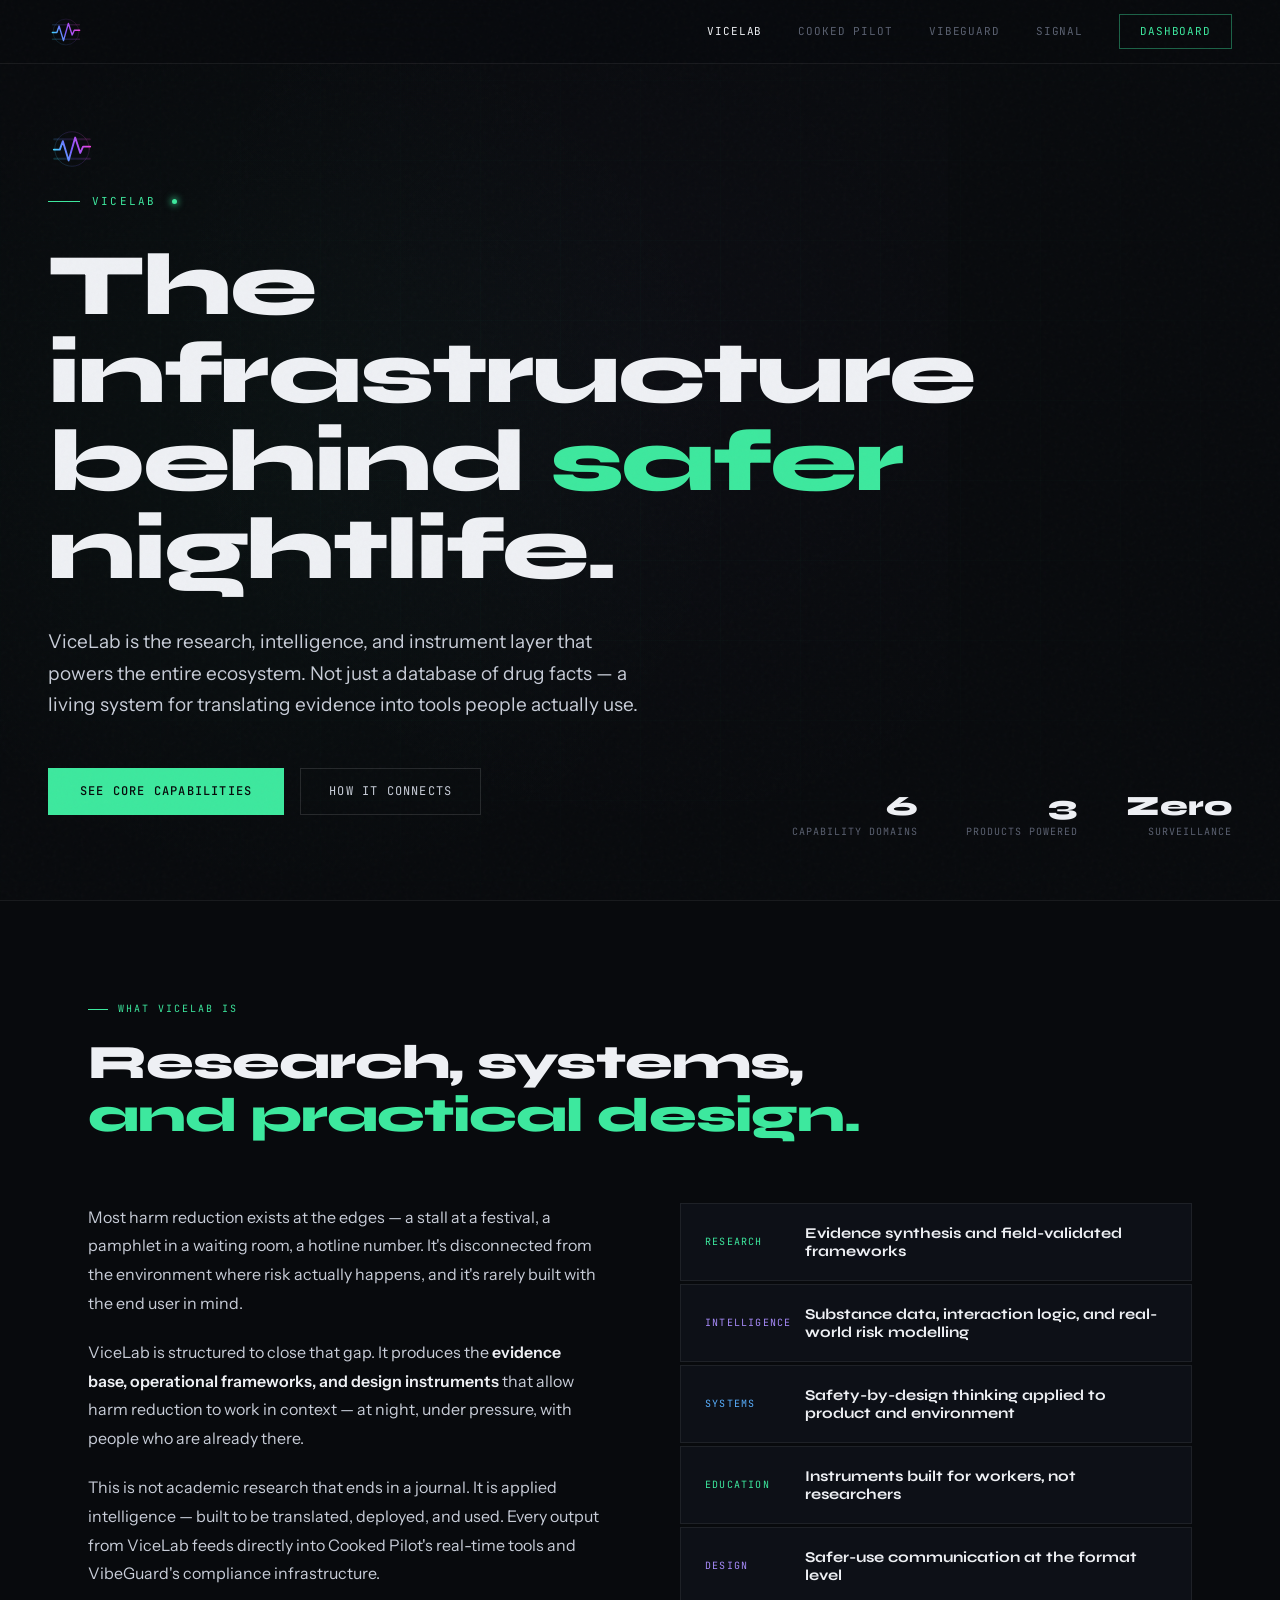
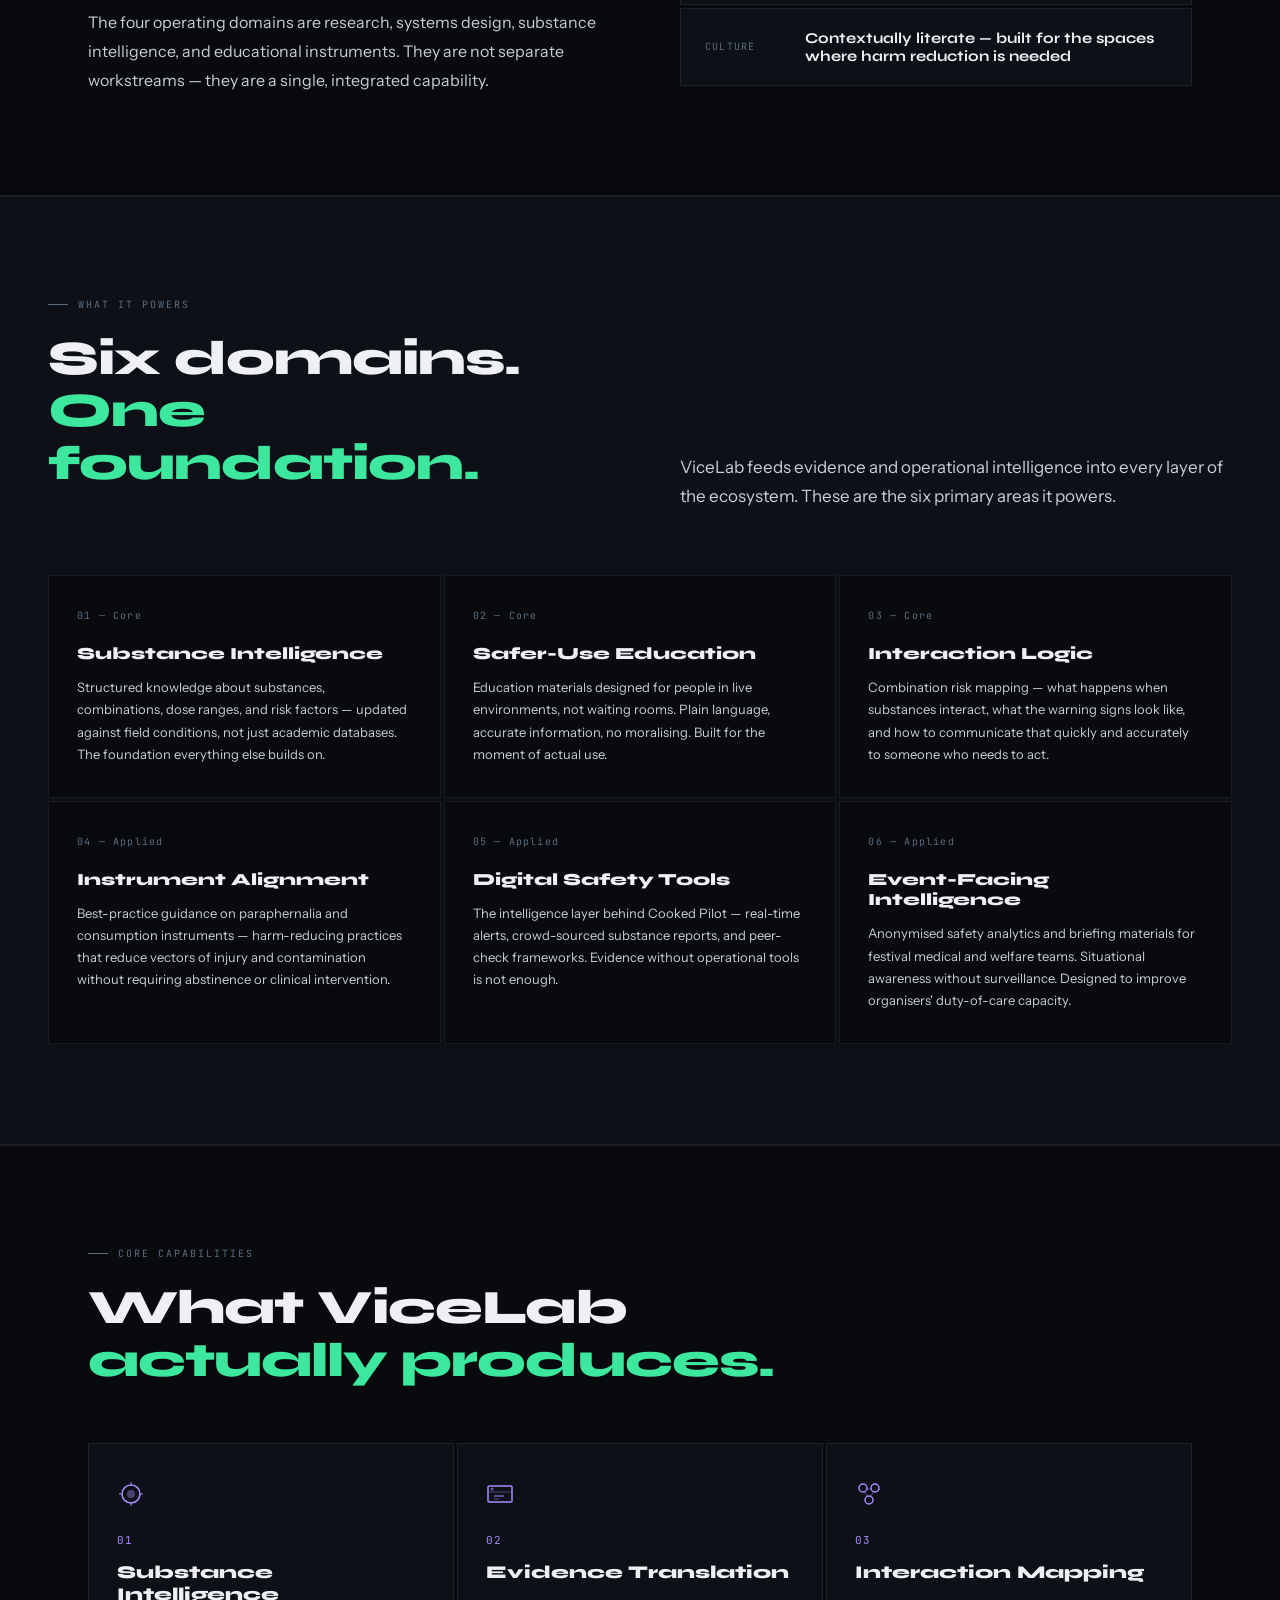
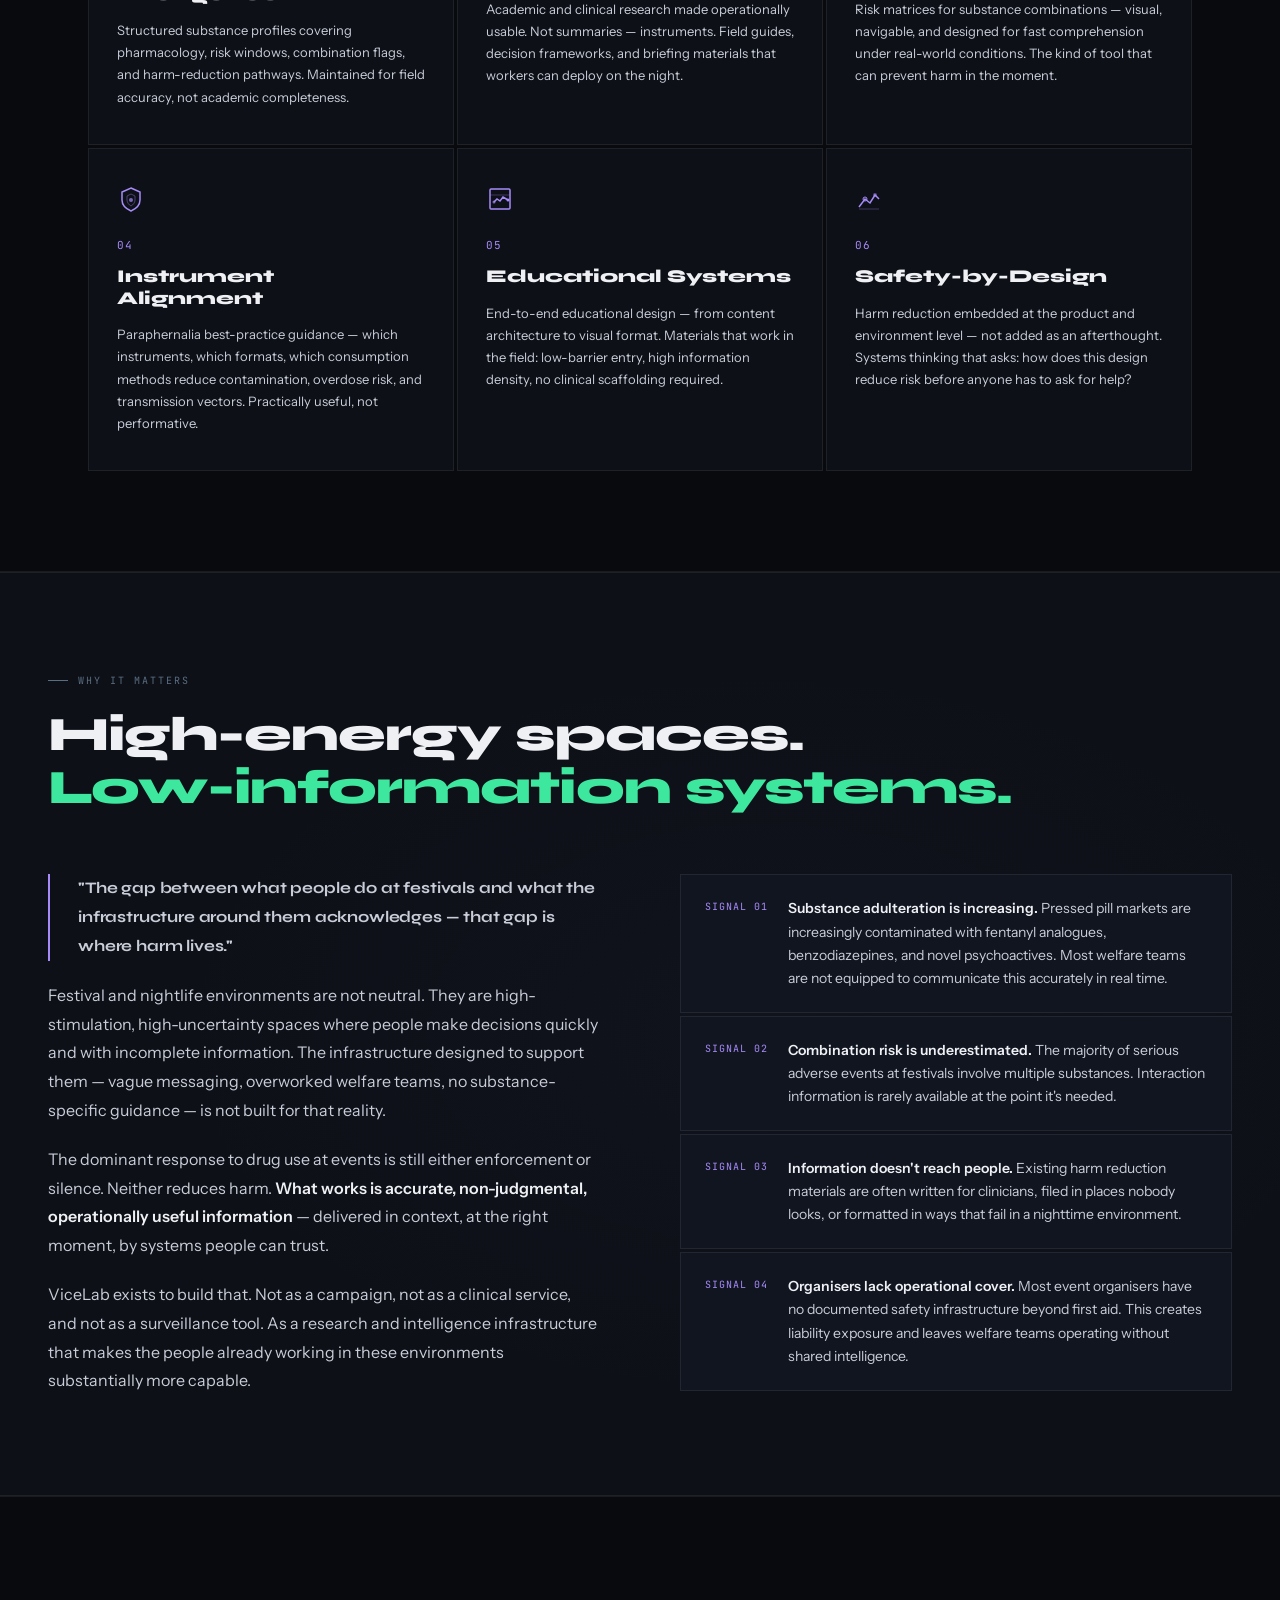
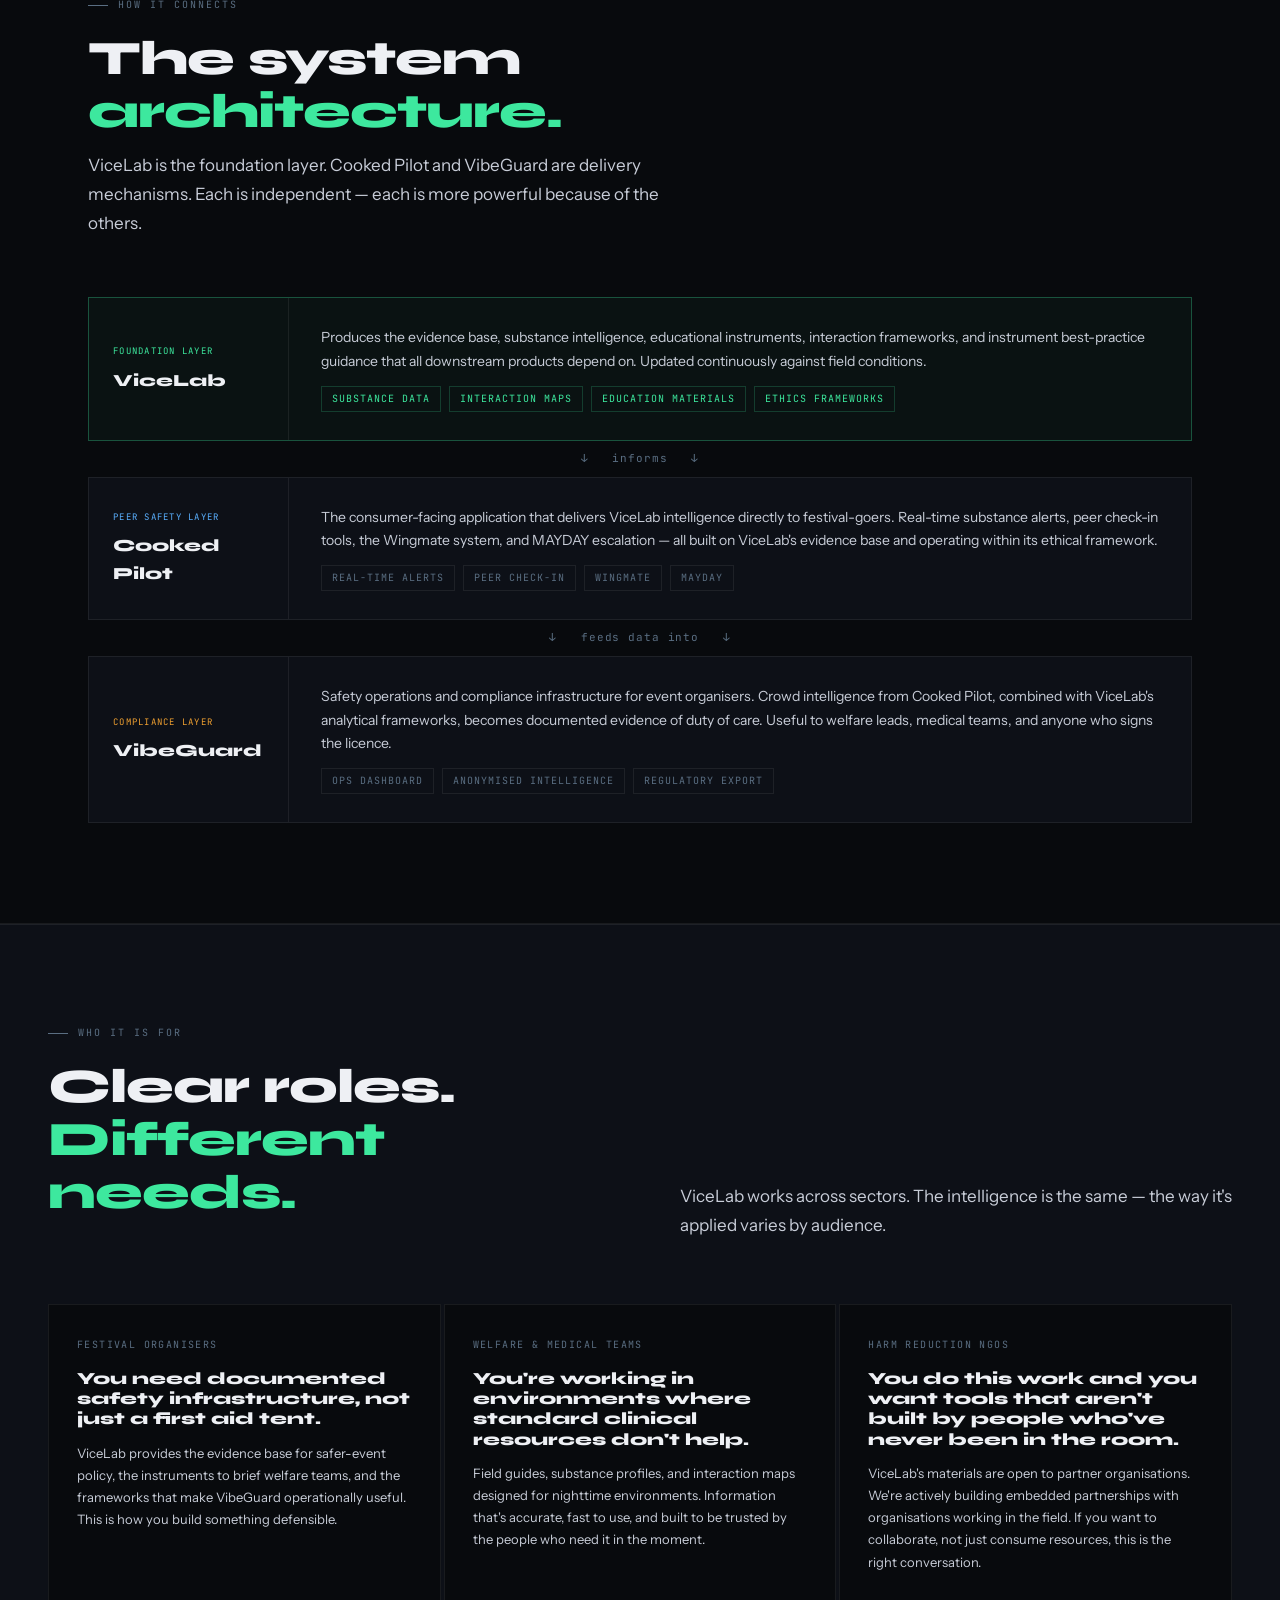
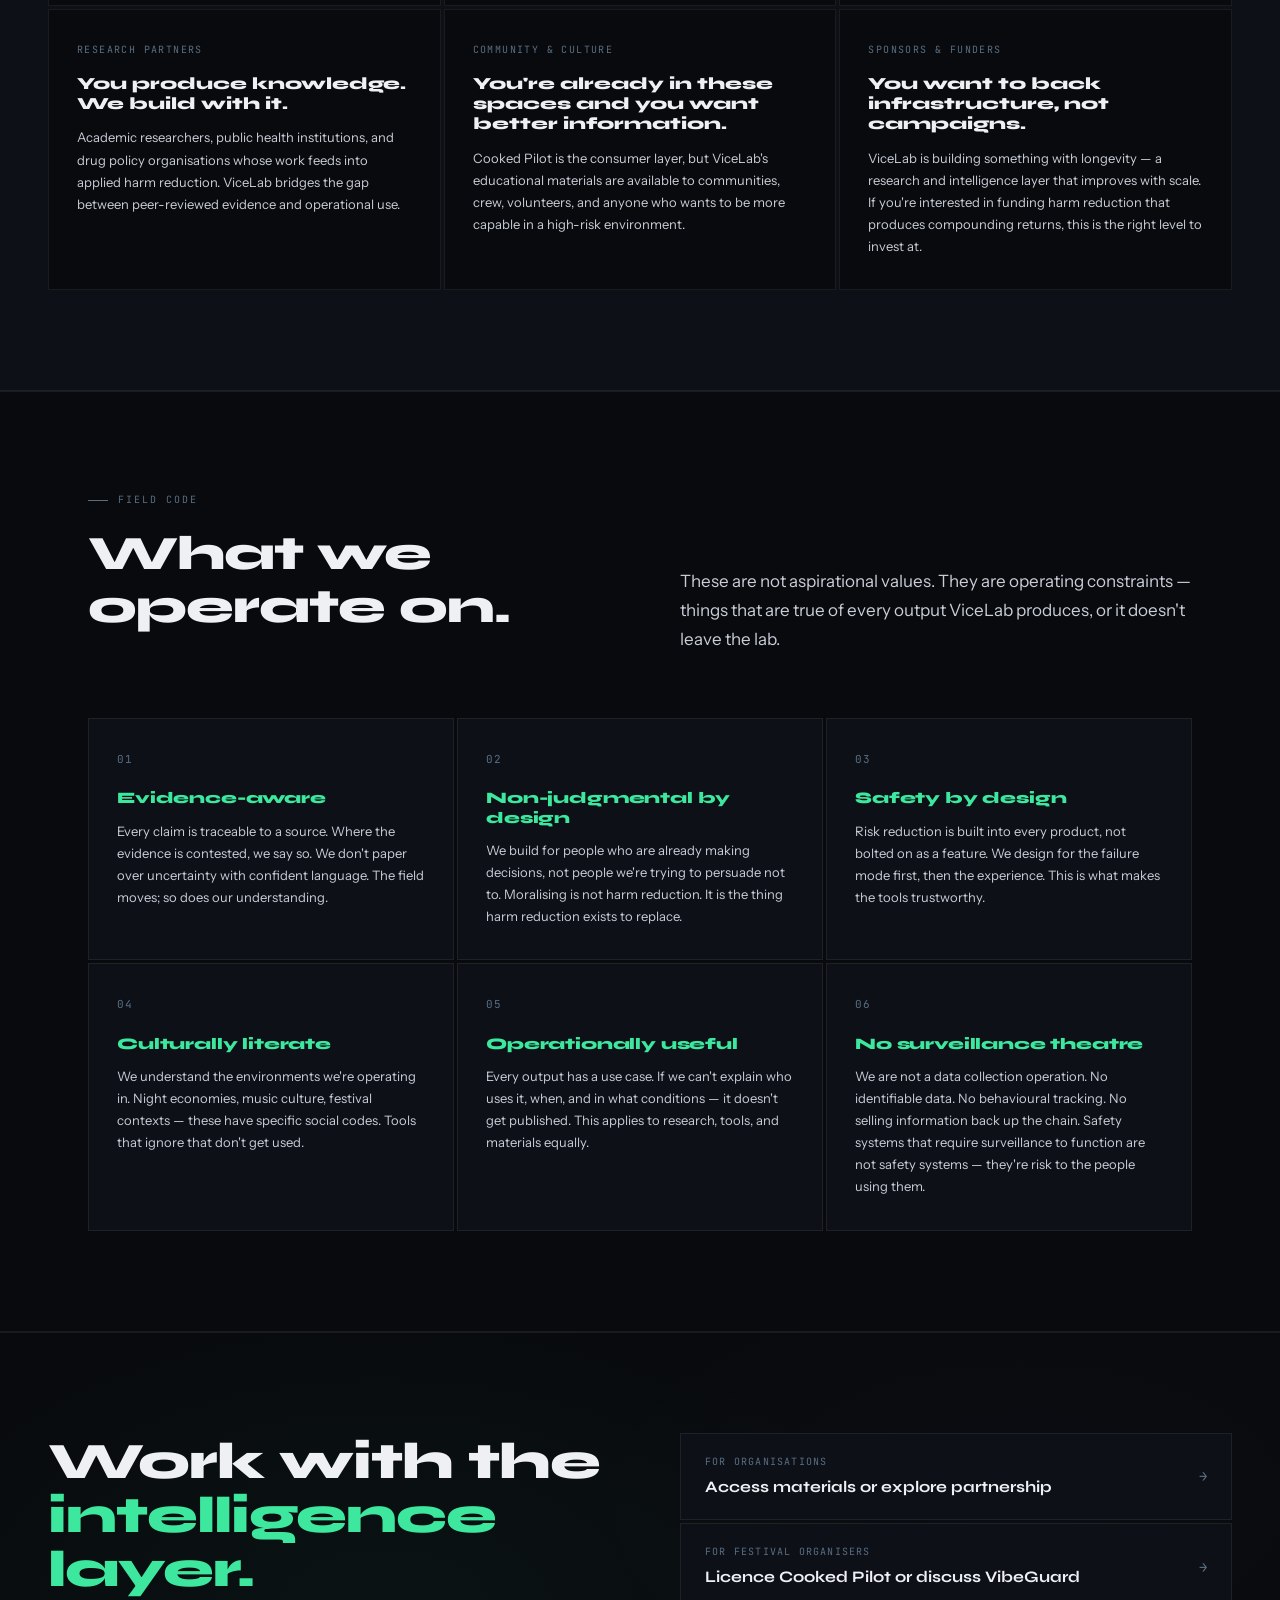
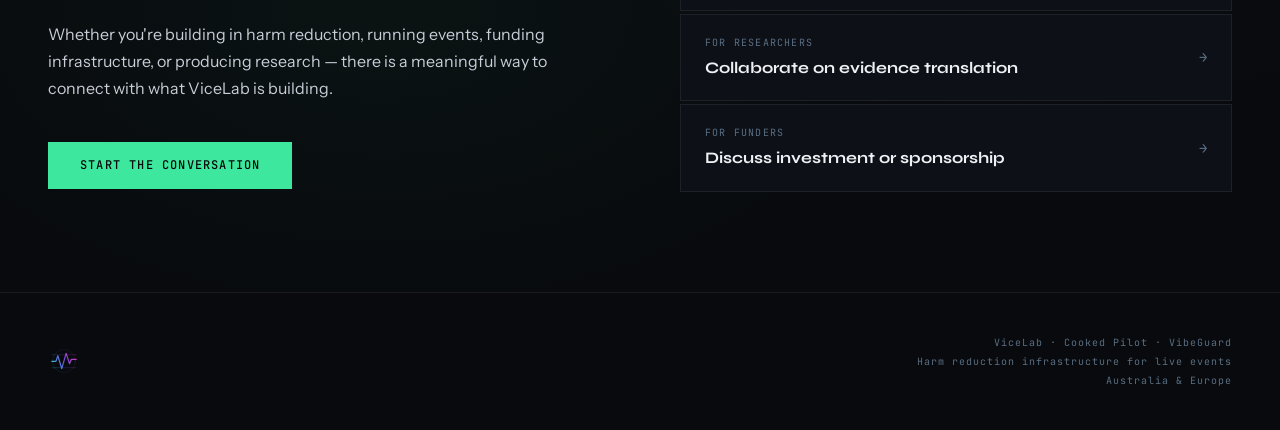
<file: vicelab.html>
<!DOCTYPE html>
<html lang="en">
<head>
<meta charset="UTF-8">
<meta name="viewport" content="width=device-width, initial-scale=1.0">
<title>ViceLab — Research, Intelligence &amp; Harm Reduction Infrastructure</title>
<link rel="preconnect" href="https://fonts.googleapis.com">
<link href="https://fonts.googleapis.com/css2?family=Syne:wght@400;500;600;700;800&family=Instrument+Sans:ital,wght@0,400;0,500;0,600;1,400&family=JetBrains+Mono:wght@300;400;500&display=swap" rel="stylesheet">
<style>

/* ═══════════════════════════════════════════════════
   TOKENS — exact match to homepage baseline
   ═══════════════════════════════════════════════════ */
:root {
  --bg:         #080a0d;
  --bg-1:       #0d1017;
  --bg-2:       #111520;
  --border:     rgba(255,255,255,0.07);
  --border-2:   rgba(255,255,255,0.12);

  --text:       #c8cdd8;
  --text-dim:   #5a6070;
  --text-dimmer:#5a6e82;
  --white:      #eef0f4;

  --green:      #3de89e;
  --green-dim:  rgba(61,232,158,0.08);
  --green-mid:  rgba(61,232,158,0.18);
  --green-glow: 0 0 40px rgba(61,232,158,0.12);

  --blue:       #5ab0ff;
  --blue-dim:   rgba(90,176,255,0.08);

  --amber:      #f0a030;
  --amber-dim:  rgba(240,160,48,0.08);

  /* ViceLab research accent — restrained violet */
  --violet:     #a78bfa;
  --violet-dim: rgba(167,139,250,0.08);
  --violet-mid: rgba(167,139,250,0.15);

  --mono:    'JetBrains Mono', monospace;
  --display: 'Syne', sans-serif;
  --body:    'Instrument Sans', sans-serif;
}

*, *::before, *::after { box-sizing: border-box; margin: 0; padding: 0; }

html { scroll-behavior: smooth; }

body {
  background: var(--bg);
  color: var(--text);
  font-family: var(--body);
  font-size: 16px;
  line-height: 1.6;
  overflow-x: hidden;
}

/* ─── NOISE OVERLAY ─── */
body::before {
  content: '';
  position: fixed;
  inset: 0;
  background-image: url("data:image/svg+xml,%3Csvg viewBox='0 0 256 256' xmlns='http://www.w3.org/2000/svg'%3E%3Cfilter id='noise'%3E%3CfeTurbulence type='fractalNoise' baseFrequency='0.9' numOctaves='4' stitchTiles='stitch'/%3E%3C/filter%3E%3Crect width='100%25' height='100%25' filter='url(%23noise)' opacity='0.035'/%3E%3C/svg%3E");
  pointer-events: none;
  z-index: 1000;
  opacity: 0.6;
}

/* ─── NAV ─── */
nav {
  position: fixed;
  top: 0; left: 0; right: 0;
  z-index: 100;
  display: flex;
  align-items: center;
  justify-content: space-between;
  padding: 0 48px;
  height: 64px;
  background: rgba(8,10,13,0.85);
  backdrop-filter: blur(16px);
  border-bottom: 1px solid var(--border);
}
.nav-logo {
  font-family: var(--display);
  font-size: 15px;
  font-weight: 800;
  color: var(--white);
  letter-spacing: 0.04em;
  text-decoration: none;
}
.nav-logo span { color: var(--green); }
.nav-links {
  display: flex;
  gap: 36px;
  align-items: center;
}
.nav-links a {
  font-family: var(--mono);
  font-size: 11px;
  color: var(--text-dim);
  text-decoration: none;
  letter-spacing: 0.08em;
  text-transform: uppercase;
  transition: color 0.2s;
}
.nav-links a:hover { color: var(--white); }
.nav-active { color: var(--white) !important; }
.nav-cta {
  font-family: var(--mono);
  font-size: 11px;
  padding: 8px 20px;
  border: 1px solid rgba(61,232,158,0.4);
  color: var(--green) !important;
  letter-spacing: 0.1em;
  text-transform: uppercase;
  transition: all 0.2s !important;
}
.nav-cta:hover {
  background: var(--green-dim) !important;
  color: var(--green) !important;
  border-color: var(--green) !important;
}

/* ─── BUTTONS ─── */
.btn-primary {
  font-family: var(--mono);
  font-size: 12px;
  letter-spacing: 0.1em;
  text-transform: uppercase;
  padding: 14px 32px;
  background: var(--green);
  color: #060a0a;
  font-weight: 500;
  border: none;
  cursor: pointer;
  text-decoration: none;
  display: inline-block;
  transition: all 0.2s;
}
.btn-primary:hover {
  background: #5af0b5;
  box-shadow: 0 0 30px rgba(61,232,158,0.3);
}
.btn-ghost {
  font-family: var(--mono);
  font-size: 12px;
  letter-spacing: 0.1em;
  text-transform: uppercase;
  padding: 13px 28px;
  border: 1px solid var(--border-2);
  color: var(--text);
  background: transparent;
  cursor: pointer;
  text-decoration: none;
  display: inline-block;
  transition: all 0.2s;
}
.btn-ghost:hover {
  border-color: rgba(255,255,255,0.25);
  color: var(--white);
}
button:active, .btn-primary:active, .btn-ghost:active { transform: translateY(1px); }

/* ─── TEXT LINK ─── */
.text-link {
  font-family: var(--mono);
  font-size: 11px;
  color: var(--green);
  letter-spacing: 0.1em;
  text-transform: uppercase;
  text-decoration: none;
  display: inline-flex;
  align-items: center;
  gap: 8px;
  margin-top: 8px;
  transition: gap 0.2s;
}
.text-link:hover { gap: 14px; }

/* ─── DIVIDER ─── */
.divider-line {
  height: 1px;
  background: var(--border);
  margin: 0;
}

/* ─── SECTIONS COMMON ─── */
section {
  padding: 100px 48px;
  max-width: 1200px;
  margin: 0 auto;
  scroll-margin-top: 100px;
}

.section-label {
  font-family: var(--mono);
  font-size: 10px;
  color: var(--text-dimmer);
  letter-spacing: 0.2em;
  text-transform: uppercase;
  margin-bottom: 20px;
  display: flex;
  align-items: center;
  gap: 10px;
}
.section-label::before {
  content: '';
  width: 20px;
  height: 1px;
  background: var(--text-dimmer);
}
.section-label.vl::before { background: var(--green); color: var(--green); }
.section-label.vl { color: var(--green); }

.section-title {
  font-family: var(--display);
  font-size: clamp(32px, 4vw, 48px);
  font-weight: 800;
  color: var(--white);
  line-height: 1.1;
  letter-spacing: -0.02em;
  margin-bottom: 20px;
}
.section-title em {
  font-style: normal;
  color: var(--green);
}

.section-body {
  font-size: 17px;
  color: var(--text);
  max-width: 600px;
  line-height: 1.7;
}

/* ─── SCROLL ANIMATIONS ─── */
@keyframes fadeUp {
  from { opacity: 0; transform: translateY(8px); }
  to   { opacity: 1; transform: translateY(0); }
}
@keyframes pulse-dot {
  0%,100% { opacity: 1; transform: scale(1); }
  50%      { opacity: 0.4; transform: scale(0.7); }
}

.reveal {
  opacity: 0;
  transform: translateY(12px);
  transition: opacity 0.7s ease, transform 0.7s ease;
}
.reveal.in { opacity: 1; transform: none; }

.reveal-stagger > * {
  opacity: 0;
  transform: translateY(12px);
  transition: opacity 0.6s ease, transform 0.6s ease;
}
.reveal-stagger.in > *:nth-child(1) { opacity: 1; transform: none; transition-delay: 0.05s; }
.reveal-stagger.in > *:nth-child(2) { opacity: 1; transform: none; transition-delay: 0.12s; }
.reveal-stagger.in > *:nth-child(3) { opacity: 1; transform: none; transition-delay: 0.19s; }
.reveal-stagger.in > *:nth-child(4) { opacity: 1; transform: none; transition-delay: 0.26s; }
.reveal-stagger.in > *:nth-child(5) { opacity: 1; transform: none; transition-delay: 0.33s; }
.reveal-stagger.in > *:nth-child(6) { opacity: 1; transform: none; transition-delay: 0.40s; }

/* ══════════════════════════════════════
   HERO
   ══════════════════════════════════════ */
.hero {
  min-height: 100vh;
  display: flex;
  flex-direction: column;
  justify-content: center;
  position: relative;
  padding: 120px 48px 80px;
  overflow: hidden;
}
.hero::before {
  content: '';
  position: absolute;
  inset: 0;
  background-image:
    linear-gradient(rgba(61,232,158,0.02) 1px, transparent 1px),
    linear-gradient(90deg, rgba(61,232,158,0.02) 1px, transparent 1px);
  background-size: 80px 80px;
  mask-image: radial-gradient(ellipse 80% 80% at 50% 50%, black 20%, transparent 100%);
}
/* ViceLab gets a violet research glow alongside the green */
.hero::after {
  content: '';
  position: absolute;
  top: 50%;
  left: 35%;
  transform: translate(-50%, -50%);
  width: 1000px;
  height: 1000px;
  background:
    radial-gradient(circle at 35% 50%, rgba(61,232,158,0.03) 0%, transparent 55%),
    radial-gradient(circle at 70% 40%, rgba(167,139,250,0.025) 0%, transparent 55%);
  pointer-events: none;
}

.hero-inner {
  position: relative;
  z-index: 2;
  max-width: 1100px;
}

.hero-eyebrow {
  font-family: var(--mono);
  font-size: 11px;
  color: var(--green);
  letter-spacing: 0.2em;
  text-transform: uppercase;
  margin-bottom: 32px;
  display: flex;
  align-items: center;
  gap: 12px;
  opacity: 0;
  animation: fadeUp 0.3s ease 0s forwards;
}
.hero-eyebrow::before {
  content: '';
  width: 32px;
  height: 1px;
  background: var(--green);
}
.hero-eyebrow::after {
  content: '';
  width: 5px;
  height: 5px;
  border-radius: 50%;
  background: var(--green);
  box-shadow: 0 0 6px 2px rgba(61,232,158,0.5);
  animation: pulse-dot 2s ease-in-out infinite;
  margin-left: 4px;
}

.hero-headline {
  font-family: var(--display);
  font-size: clamp(48px, 7vw, 88px);
  font-weight: 800;
  line-height: 1.0;
  color: var(--white);
  letter-spacing: -0.025em;
  margin-bottom: 32px;
  opacity: 0;
  animation: fadeUp 0.35s ease 0.1s forwards;
}
.hero-headline em {
  font-style: normal;
  color: var(--green);
}
.hero-headline .vl-accent {
  color: var(--violet);
}

.hero-sub {
  font-size: 19px;
  color: var(--text);
  max-width: 600px;
  line-height: 1.65;
  margin-bottom: 48px;
  font-weight: 400;
  opacity: 0;
  animation: fadeUp 0.3s ease 0.22s forwards;
}

.hero-actions {
  display: flex;
  gap: 16px;
  align-items: center;
  flex-wrap: wrap;
  opacity: 0;
  animation: fadeUp 0.3s ease 0.32s forwards;
}

/* Hero data strip — right side */
.hero-data {
  position: absolute;
  bottom: 60px;
  right: 48px;
  display: flex;
  gap: 48px;
  opacity: 0;
  animation: fadeUp 0.3s ease 0.42s forwards;
}
.hero-data-item { text-align: right; }
.hero-data-num {
  font-family: var(--display);
  font-size: 28px;
  font-weight: 800;
  color: var(--white);
  line-height: 1;
  margin-bottom: 4px;
}
.hero-data-label {
  font-family: var(--mono);
  font-size: 10px;
  color: var(--text-dim);
  letter-spacing: 0.1em;
  text-transform: uppercase;
}

/* ══════════════════════════════════════
   WHAT VICELAB IS
   ══════════════════════════════════════ */
.what-wrap {
  scroll-margin-top: 100px;
}
.what-inner {
  max-width: 1200px;
  margin: 0 auto;
  padding: 100px 48px;
}
.what-layout {
  display: grid;
  grid-template-columns: 1fr 1fr;
  gap: 80px;
  align-items: start;
  margin-top: 60px;
}
.what-text p {
  font-size: 16px;
  color: var(--text);
  line-height: 1.8;
  margin-bottom: 20px;
}
.what-text p:last-child { margin-bottom: 0; }
.what-text strong {
  color: var(--white);
  font-weight: 600;
}

/* Definition stack */
.what-stack {
  display: flex;
  flex-direction: column;
  gap: 3px;
}
.what-row {
  display: flex;
  align-items: center;
  gap: 20px;
  padding: 20px 24px;
  border: 1px solid var(--border);
  background: var(--bg-1);
  transition: all 0.25s;
}
.what-row:hover {
  background: var(--bg-2);
  border-color: var(--border-2);
}
.what-row-marker {
  font-family: var(--mono);
  font-size: 10px;
  letter-spacing: 0.12em;
  text-transform: uppercase;
  flex-shrink: 0;
  width: 80px;
  color: var(--text-dimmer);
}
.what-row-text {
  font-family: var(--display);
  font-size: 15px;
  font-weight: 700;
  color: var(--white);
  line-height: 1.2;
}
.what-row.is-green .what-row-marker { color: var(--green); }
.what-row.is-violet .what-row-marker { color: var(--violet); }
.what-row.is-blue .what-row-marker { color: var(--blue); }

/* ══════════════════════════════════════
   WHAT IT POWERS
   ══════════════════════════════════════ */
.powers-wrap {
  background: var(--bg-1);
  border-top: 1px solid var(--border);
  border-bottom: 1px solid var(--border);
  padding: 100px 48px;
  scroll-margin-top: 100px;
}
.powers-inner {
  max-width: 1200px;
  margin: 0 auto;
}
.powers-header {
  display: grid;
  grid-template-columns: 1fr 1fr;
  gap: 80px;
  margin-bottom: 64px;
  align-items: end;
}
.powers-grid {
  display: grid;
  grid-template-columns: repeat(3, 1fr);
  gap: 3px;
}
.power-card {
  background: var(--bg);
  border: 1px solid var(--border);
  padding: 32px 28px;
  position: relative;
  transition: all 0.25s;
}
.power-card::before {
  content: '';
  position: absolute;
  top: 0; left: 0; right: 0;
  height: 2px;
  background: var(--green);
  transform: scaleX(0);
  transform-origin: left;
  transition: transform 0.3s;
}
.power-card:hover::before { transform: scaleX(1); }
.power-card:hover {
  background: var(--bg-2);
  border-color: var(--border-2);
}
.power-index {
  font-family: var(--mono);
  font-size: 10px;
  color: var(--text-dimmer);
  letter-spacing: 0.12em;
  margin-bottom: 20px;
}
.power-name {
  font-family: var(--display);
  font-size: 17px;
  font-weight: 800;
  color: var(--white);
  margin-bottom: 12px;
  line-height: 1.2;
}
.power-body {
  font-size: 13px;
  color: var(--text);
  line-height: 1.7;
}

/* ══════════════════════════════════════
   CORE CAPABILITIES
   ══════════════════════════════════════ */
.capabilities-section {
  position: relative;
}
.cap-grid {
  display: grid;
  grid-template-columns: repeat(3, 1fr);
  gap: 3px;
  margin-top: 56px;
}
.cap-card {
  border: 1px solid var(--border);
  padding: 36px 28px;
  background: var(--bg-1);
  transition: all 0.25s;
  position: relative;
  overflow: hidden;
}
.cap-card::after {
  content: '';
  position: absolute;
  bottom: 0; left: 0; right: 0;
  height: 1px;
  background: var(--violet);
  transform: scaleX(0);
  transform-origin: left;
  transition: transform 0.3s;
}
.cap-card:hover::after { transform: scaleX(1); }
.cap-card:hover {
  background: var(--bg-2);
  border-color: rgba(167,139,250,0.2);
}
.cap-icon {
  margin-bottom: 24px;
  display: flex;
  align-items: center;
  justify-content: flex-start;
}
.cap-num {
  font-family: var(--mono);
  font-size: 11px;
  color: var(--violet);
  letter-spacing: 0.1em;
  margin-bottom: 12px;
}
.cap-name {
  font-family: var(--display);
  font-size: 18px;
  font-weight: 800;
  color: var(--white);
  margin-bottom: 14px;
  line-height: 1.2;
}
.cap-body {
  font-size: 13px;
  color: var(--text);
  line-height: 1.7;
}

/* ══════════════════════════════════════
   WHY THIS MATTERS
   ══════════════════════════════════════ */
.matters-wrap {
  background: var(--bg-1);
  border-top: 1px solid var(--border);
  border-bottom: 1px solid var(--border);
  padding: 100px 48px;
  scroll-margin-top: 100px;
  position: relative;
  overflow: hidden;
}
.matters-wrap::before {
  content: '';
  position: absolute;
  top: 0; left: 0; right: 0; bottom: 0;
  background: radial-gradient(ellipse 70% 60% at 60% 50%, rgba(167,139,250,0.025) 0%, transparent 70%);
  pointer-events: none;
}
.matters-inner {
  max-width: 1200px;
  margin: 0 auto;
  position: relative;
  z-index: 2;
}
.matters-layout {
  display: grid;
  grid-template-columns: 1fr 1fr;
  gap: 80px;
  align-items: start;
  margin-top: 60px;
}
.matters-quote {
  font-size: 21px;
  color: var(--white);
  font-family: var(--display);
  font-weight: 700;
  line-height: 1.4;
  letter-spacing: -0.01em;
  border-left: 2px solid var(--violet);
  padding-left: 28px;
  margin-bottom: 36px;
}
.matters-text p {
  font-size: 16px;
  color: var(--text);
  line-height: 1.8;
  margin-bottom: 20px;
}
.matters-text p:last-child { margin-bottom: 0; }
.matters-text strong { color: var(--white); font-weight: 600; }

/* Signal boxes — right column */
.matters-signals {
  display: flex;
  flex-direction: column;
  gap: 3px;
}
.signal-row {
  display: flex;
  gap: 20px;
  padding: 22px 24px;
  border: 1px solid var(--border);
  background: var(--bg-2);
  align-items: flex-start;
  transition: border-color 0.2s;
}
.signal-row:hover { border-color: rgba(167,139,250,0.3); }
.signal-marker {
  font-family: var(--mono);
  font-size: 10px;
  color: var(--violet);
  letter-spacing: 0.1em;
  text-transform: uppercase;
  flex-shrink: 0;
  padding-top: 2px;
}
.signal-body {
  font-size: 14px;
  color: var(--text);
  line-height: 1.65;
}
.signal-body strong { color: var(--white); font-weight: 600; }

/* ══════════════════════════════════════
   ECOSYSTEM CONNECTION
   ══════════════════════════════════════ */
.ecosystem-section {
  position: relative;
}
.ecosystem-section .section-title { margin-bottom: 12px; }
.ecosystem-section .section-body { margin-bottom: 60px; }
.eco-system-diagram {
  display: flex;
  flex-direction: column;
  gap: 3px;
}
.eco-tier {
  display: grid;
  grid-template-columns: 200px 1fr;
  border: 1px solid var(--border);
  background: var(--bg-1);
  transition: all 0.25s;
}
.eco-tier:hover { background: var(--bg-2); }
.eco-tier.active {
  border-color: rgba(61,232,158,0.3);
  background: rgba(61,232,158,0.03);
}
.eco-tier-label {
  padding: 28px 24px;
  border-right: 1px solid var(--border);
  display: flex;
  flex-direction: column;
  justify-content: center;
  gap: 8px;
}
.eco-tier-tag {
  font-family: var(--mono);
  font-size: 9px;
  text-transform: uppercase;
  letter-spacing: 0.14em;
}
.eco-tier.vl .eco-tier-tag { color: var(--green); }
.eco-tier.cp .eco-tier-tag { color: var(--blue); }
.eco-tier.vg .eco-tier-tag { color: var(--amber); }

.eco-tier-name {
  font-family: var(--display);
  font-size: 17px;
  font-weight: 800;
  color: var(--white);
}
.eco-tier-body {
  padding: 28px 32px;
  display: flex;
  flex-direction: column;
  justify-content: center;
}
.eco-tier-desc {
  font-size: 14px;
  color: var(--text);
  line-height: 1.7;
  margin-bottom: 12px;
}
.eco-tier-feeds {
  display: flex;
  gap: 8px;
  flex-wrap: wrap;
}
.eco-feed-tag {
  font-family: var(--mono);
  font-size: 10px;
  letter-spacing: 0.1em;
  text-transform: uppercase;
  padding: 4px 10px;
  border: 1px solid var(--border);
  color: var(--text-dimmer);
}
.eco-tier.vl .eco-feed-tag { border-color: rgba(61,232,158,0.2); color: var(--green); }
.eco-connector {
  text-align: center;
  padding: 6px 0;
  font-family: var(--mono);
  font-size: 11px;
  color: var(--text-dimmer);
  letter-spacing: 0.08em;
}

/* ══════════════════════════════════════
   WHO IT'S FOR
   ══════════════════════════════════════ */
.for-wrap {
  background: var(--bg-1);
  border-top: 1px solid var(--border);
  border-bottom: 1px solid var(--border);
  padding: 100px 48px;
  scroll-margin-top: 100px;
}
.for-inner {
  max-width: 1200px;
  margin: 0 auto;
}
.for-header {
  display: grid;
  grid-template-columns: 1fr 1fr;
  gap: 80px;
  margin-bottom: 64px;
  align-items: end;
}
.for-grid {
  display: grid;
  grid-template-columns: repeat(3, 1fr);
  gap: 3px;
}
.for-card {
  background: var(--bg);
  border: 1px solid var(--border);
  padding: 32px 28px;
  position: relative;
  transition: all 0.25s;
}
.for-card::before {
  content: '';
  position: absolute;
  left: 0; top: 0; bottom: 0;
  width: 3px;
  background: var(--green);
  transform: scaleY(0);
  transform-origin: top;
  transition: transform 0.3s;
}
.for-card:hover::before { transform: scaleY(1); }
.for-card:hover {
  background: var(--bg-2);
  border-color: rgba(61,232,158,0.15);
}
.for-role {
  font-family: var(--mono);
  font-size: 10px;
  color: var(--text-dimmer);
  letter-spacing: 0.14em;
  text-transform: uppercase;
  margin-bottom: 16px;
}
.for-title {
  font-family: var(--display);
  font-size: 17px;
  font-weight: 800;
  color: var(--white);
  margin-bottom: 12px;
  line-height: 1.2;
}
.for-body {
  font-size: 13px;
  color: var(--text);
  line-height: 1.7;
}

/* ══════════════════════════════════════
   FIELD CODE / PRINCIPLES
   ══════════════════════════════════════ */
.field-section {
  position: relative;
}
.field-header {
  display: grid;
  grid-template-columns: 1fr 1fr;
  gap: 80px;
  align-items: end;
  margin-bottom: 64px;
}
.field-grid {
  display: grid;
  grid-template-columns: repeat(3, 1fr);
  gap: 3px;
}
.field-card {
  border: 1px solid var(--border);
  padding: 32px 28px;
  background: var(--bg-1);
  transition: all 0.2s;
  position: relative;
}
.field-card:hover {
  background: var(--bg-2);
  border-color: var(--border-2);
}
.field-num {
  font-family: var(--mono);
  font-size: 11px;
  color: var(--text-dimmer);
  letter-spacing: 0.1em;
  margin-bottom: 20px;
}
.field-principle {
  font-family: var(--display);
  font-size: 16px;
  font-weight: 800;
  color: var(--green);
  margin-bottom: 12px;
  line-height: 1.2;
  letter-spacing: -0.01em;
}
.field-body {
  font-size: 13px;
  color: var(--text);
  line-height: 1.7;
}

/* ══════════════════════════════════════
   FINAL CTA
   ══════════════════════════════════════ */
.final-cta {
  position: relative;
  overflow: hidden;
  padding: 100px 48px;
  border-top: 1px solid var(--border);
  scroll-margin-top: 100px;
}
.final-cta::before {
  content: '';
  position: absolute;
  inset: 0;
  background:
    radial-gradient(ellipse 60% 80% at 30% 50%, rgba(61,232,158,0.04) 0%, transparent 70%),
    radial-gradient(ellipse 50% 60% at 80% 30%, rgba(167,139,250,0.025) 0%, transparent 70%);
  pointer-events: none;
}
.final-inner {
  max-width: 1200px;
  margin: 0 auto;
  display: grid;
  grid-template-columns: 1fr 1fr;
  gap: 80px;
  align-items: center;
  position: relative;
  z-index: 2;
}
.cta-title {
  font-family: var(--display);
  font-size: clamp(32px, 4vw, 52px);
  font-weight: 800;
  color: var(--white);
  line-height: 1.05;
  letter-spacing: -0.02em;
  margin-bottom: 24px;
}
.cta-title em { font-style: normal; color: var(--green); }
.cta-body {
  font-size: 16px;
  color: var(--text);
  line-height: 1.7;
  margin-bottom: 40px;
}
.cta-options {
  display: flex;
  flex-direction: column;
  gap: 3px;
}
.cta-option {
  display: flex;
  align-items: center;
  justify-content: space-between;
  padding: 20px 24px;
  border: 1px solid var(--border);
  background: var(--bg-1);
  text-decoration: none;
  transition: all 0.2s;
}
.cta-option:hover {
  background: var(--bg-2);
  border-color: var(--border-2);
}
.cta-option:first-child:hover { border-color: rgba(61,232,158,0.25); }
.cta-option-tag {
  font-family: var(--mono);
  font-size: 10px;
  color: var(--text-dimmer);
  letter-spacing: 0.12em;
  text-transform: uppercase;
  margin-bottom: 4px;
}
.cta-option-label {
  font-family: var(--display);
  font-size: 16px;
  font-weight: 700;
  color: var(--white);
}
.cta-option-arrow {
  font-family: var(--mono);
  font-size: 14px;
  color: var(--text-dimmer);
  transition: all 0.2s;
  flex-shrink: 0;
}
.cta-option:hover .cta-option-arrow { color: var(--green); transform: translateX(4px); }

/* ─── FOOTER ─── */
footer {
  border-top: 1px solid var(--border);
  padding: 40px 48px;
  display: flex;
  justify-content: space-between;
  align-items: center;
}
.footer-logo {
  font-family: var(--display);
  font-size: 14px;
  font-weight: 800;
  color: var(--text-dim);
  letter-spacing: 0.04em;
}
.footer-logo span { color: var(--green); }
.footer-meta {
  font-family: var(--mono);
  font-size: 10px;
  color: var(--text-dimmer);
  letter-spacing: 0.1em;
  text-align: right;
  line-height: 1.9;
}

/* ─── KEYBOARD FOCUS ─── */
:focus-visible {
  outline: 2px solid var(--green);
  outline-offset: 2px;
}

/* ══════════════════════════════════════
   RESPONSIVE
   ══════════════════════════════════════ */
@media (max-width: 768px) {
  nav {
    padding: 12px 24px;
    height: auto;
    flex-wrap: wrap;
  }
  .nav-links {
    gap: 20px;
    flex-wrap: wrap;
    width: 100%;
    padding-top: 10px;
    border-top: 1px solid var(--border);
    margin-top: 8px;
  }
  .hero {
    padding: 110px 24px 80px;
  }
  .hero-data { display: none; }
  .hero-headline { font-size: 42px; }

  section { padding: 72px 24px; }

  .what-inner { padding: 72px 24px; }
  .what-layout { grid-template-columns: 1fr; gap: 48px; margin-top: 40px; }

  .powers-wrap { padding: 72px 24px; }
  .powers-header { grid-template-columns: 1fr; gap: 24px; margin-bottom: 48px; }
  .powers-grid { grid-template-columns: 1fr; }

  .matters-wrap { padding: 72px 24px; }
  .matters-layout { grid-template-columns: 1fr; gap: 48px; margin-top: 40px; }

  .for-wrap { padding: 72px 24px; }
  .for-header { grid-template-columns: 1fr; gap: 24px; margin-bottom: 48px; }
  .for-grid { grid-template-columns: 1fr; }

  .field-header { grid-template-columns: 1fr; gap: 24px; margin-bottom: 48px; }
  .field-grid { grid-template-columns: 1fr; }

  .final-cta { padding: 72px 24px; }
  .final-inner { grid-template-columns: 1fr; gap: 48px; }

  .eco-tier { grid-template-columns: 1fr; }
  .eco-tier-label { border-right: none; border-bottom: 1px solid var(--border); }

  footer {
    padding: 32px 24px;
    flex-direction: column;
    gap: 16px;
    align-items: flex-start;
  }
  .footer-meta { text-align: left; }
}

@media (min-width: 520px) and (max-width: 768px) {
  .powers-grid { grid-template-columns: repeat(2, 1fr); }
  .cap-grid    { grid-template-columns: repeat(2, 1fr); }
  .for-grid    { grid-template-columns: repeat(2, 1fr); }
  .field-grid  { grid-template-columns: repeat(2, 1fr); }
}

@media (max-width: 480px) {
  .nav-links { gap: 14px; }
  .nav-links a { font-size: 10px; }
  .nav-cta { font-size: 10px; padding: 6px 14px; }
}

/* ─── REDUCED MOTION ─── */
@media (prefers-reduced-motion: reduce) {
  .reveal, .reveal-stagger > * {
    opacity: 1;
    transform: none;
    transition: none;
  }
  .hero * { animation: none !important; }
}


/* ── Logo image sizing ── */
.nav-logo img {
  height: 36px;
  width: auto;
  display: block;
}
.footer-logo img {
  height: 32px;
  width: auto;
  display: block;
  opacity: 0.85;
}
.div-logo {
  height: 28px;
  width: auto;
  display: block;
  margin-bottom: 6px;
}
.hero-logo {
  height: 48px;
  width: auto;
  display: block;
  margin-bottom: 20px;
}
@media (max-width: 767px) {
  .nav-logo img { height: 28px; }
  .hero-logo { height: 36px; }
}

</style>
</head>
<body>

<!-- ═══════════════════════════════════ NAV -->
<nav>
<a href="index.html" class="nav-logo"><img src="/logos/vicelab.svg" alt="ViceLab"></a>

<div class="nav-links">
<a href="vicelab.html" class="nav-active">ViceLab</a>
<a href="cooked-pilot.html">Cooked Pilot</a>
<a href="vibeguard.html">VibeGuard</a>
<a href="signal.html">Signal</a>
<a href="dashboard.html" class="nav-cta">Dashboard</a>
</div>

</nav>


<!-- ═══════════════════════════════════ HERO -->
<div class="hero">
  <div class="hero-inner">

    <img src="/logos/vicelab.svg" alt="ViceLab" class="hero-logo">
<div class="hero-eyebrow">ViceLab</div>

    <h1 class="hero-headline">
      The infrastructure<br>
      behind <em>safer</em><br>
      nightlife.
    </h1>

    <p class="hero-sub">
      ViceLab is the research, intelligence, and instrument layer that powers the entire ecosystem. Not just a database of drug facts — a living system for translating evidence into tools people actually use.
    </p>

    <div class="hero-actions">
      <a href="#capabilities" class="btn-primary">See core capabilities</a>
      <a href="#ecosystem" class="btn-ghost">How it connects</a>
    </div>

  </div>

  <div class="hero-data">
    <div class="hero-data-item">
      <div class="hero-data-num">6</div>
      <div class="hero-data-label">Capability domains</div>
    </div>
    <div class="hero-data-item">
      <div class="hero-data-num">3</div>
      <div class="hero-data-label">Products powered</div>
    </div>
    <div class="hero-data-item">
      <div class="hero-data-num">Zero</div>
      <div class="hero-data-label">Surveillance</div>
    </div>
  </div>
</div>
<div class="divider-line"></div>


<!-- ═══════════════════════════════════ WHAT VICELAB IS -->
<div class="what-wrap" id="what">
  <div class="what-inner">

    <div class="reveal">
      <div class="section-label vl">What ViceLab is</div>
      <h2 class="section-title">Research, systems,<br><em>and practical design.</em></h2>
    </div>

    <div class="what-layout">

      <div class="what-text reveal">
        <p>
          Most harm reduction exists at the edges — a stall at a festival, a pamphlet in a waiting room, a hotline number. It's disconnected from the environment where risk actually happens, and it's rarely built with the end user in mind.
        </p>
        <p>
          ViceLab is structured to close that gap. It produces the <strong>evidence base, operational frameworks, and design instruments</strong> that allow harm reduction to work in context — at night, under pressure, with people who are already there.
        </p>
        <p>
          This is not academic research that ends in a journal. It is applied intelligence — built to be translated, deployed, and used. Every output from ViceLab feeds directly into Cooked Pilot's real-time tools and VibeGuard's compliance infrastructure.
        </p>
        <p>
          The four operating domains are research, systems design, substance intelligence, and educational instruments. They are not separate workstreams — they are a single, integrated capability.
        </p>
      </div>

      <div class="what-stack reveal-stagger">
        <div class="what-row is-green">
          <span class="what-row-marker">Research</span>
          <span class="what-row-text">Evidence synthesis and field-validated frameworks</span>
        </div>
        <div class="what-row is-violet">
          <span class="what-row-marker">Intelligence</span>
          <span class="what-row-text">Substance data, interaction logic, and real-world risk modelling</span>
        </div>
        <div class="what-row is-blue">
          <span class="what-row-marker">Systems</span>
          <span class="what-row-text">Safety-by-design thinking applied to product and environment</span>
        </div>
        <div class="what-row is-green">
          <span class="what-row-marker">Education</span>
          <span class="what-row-text">Instruments built for workers, not researchers</span>
        </div>
        <div class="what-row is-violet">
          <span class="what-row-marker">Design</span>
          <span class="what-row-text">Safer-use communication at the format level</span>
        </div>
        <div class="what-row">
          <span class="what-row-marker">Culture</span>
          <span class="what-row-text">Contextually literate — built for the spaces where harm reduction is needed</span>
        </div>
      </div>

    </div>
  </div>
</div>
<div class="divider-line"></div>


<!-- ═══════════════════════════════════ WHAT IT POWERS -->
<div class="powers-wrap" id="powers">
  <div class="powers-inner">

    <div class="powers-header reveal">
      <div>
        <div class="section-label">What it powers</div>
        <h2 class="section-title">Six domains.<br><em>One foundation.</em></h2>
      </div>
      <p class="section-body">
        ViceLab feeds evidence and operational intelligence into every layer of the ecosystem. These are the six primary areas it powers.
      </p>
    </div>

    <div class="powers-grid reveal-stagger">

      <div class="power-card">
        <div class="power-index">01 — Core</div>
        <div class="power-name">Substance Intelligence</div>
        <p class="power-body">Structured knowledge about substances, combinations, dose ranges, and risk factors — updated against field conditions, not just academic databases. The foundation everything else builds on.</p>
      </div>

      <div class="power-card">
        <div class="power-index">02 — Core</div>
        <div class="power-name">Safer-Use Education</div>
        <p class="power-body">Education materials designed for people in live environments, not waiting rooms. Plain language, accurate information, no moralising. Built for the moment of actual use.</p>
      </div>

      <div class="power-card">
        <div class="power-index">03 — Core</div>
        <div class="power-name">Interaction Logic</div>
        <p class="power-body">Combination risk mapping — what happens when substances interact, what the warning signs look like, and how to communicate that quickly and accurately to someone who needs to act.</p>
      </div>

      <div class="power-card">
        <div class="power-index">04 — Applied</div>
        <div class="power-name">Instrument Alignment</div>
        <p class="power-body">Best-practice guidance on paraphernalia and consumption instruments — harm-reducing practices that reduce vectors of injury and contamination without requiring abstinence or clinical intervention.</p>
      </div>

      <div class="power-card">
        <div class="power-index">05 — Applied</div>
        <div class="power-name">Digital Safety Tools</div>
        <p class="power-body">The intelligence layer behind Cooked Pilot — real-time alerts, crowd-sourced substance reports, and peer-check frameworks. Evidence without operational tools is not enough.</p>
      </div>

      <div class="power-card">
        <div class="power-index">06 — Applied</div>
        <div class="power-name">Event-Facing Intelligence</div>
        <p class="power-body">Anonymised safety analytics and briefing materials for festival medical and welfare teams. Situational awareness without surveillance. Designed to improve organisers' duty-of-care capacity.</p>
      </div>

    </div>
  </div>
</div>
<div class="divider-line"></div>


<!-- ═══════════════════════════════════ CORE CAPABILITIES -->
<section class="capabilities-section" id="capabilities">

  <div class="reveal">
    <div class="section-label">Core capabilities</div>
    <h2 class="section-title">What ViceLab<br><em>actually produces.</em></h2>
  </div>

  <div class="cap-grid reveal-stagger">

    <div class="cap-card">
      <div class="cap-icon">
        <svg width="28" height="28" viewBox="0 0 28 28" fill="none">
          <circle cx="14" cy="14" r="9" stroke="#a78bfa" stroke-width="1.5" fill="none"/>
          <circle cx="14" cy="14" r="4" fill="#a78bfa" opacity="0.4"/>
          <line x1="14" y1="2" x2="14" y2="6" stroke="#a78bfa" stroke-width="1"/>
          <line x1="14" y1="22" x2="14" y2="26" stroke="#a78bfa" stroke-width="1"/>
          <line x1="2" y1="14" x2="6" y2="14" stroke="#a78bfa" stroke-width="1"/>
          <line x1="22" y1="14" x2="26" y2="14" stroke="#a78bfa" stroke-width="1"/>
        </svg>
      </div>
      <div class="cap-num">01</div>
      <div class="cap-name">Substance Intelligence</div>
      <p class="cap-body">Structured substance profiles covering pharmacology, risk windows, combination flags, and harm-reduction pathways. Maintained for field accuracy, not academic completeness.</p>
    </div>

    <div class="cap-card">
      <div class="cap-icon">
        <svg width="28" height="28" viewBox="0 0 28 28" fill="none">
          <rect x="2" y="6" width="24" height="16" rx="1" stroke="#a78bfa" stroke-width="1.5" fill="none"/>
          <line x1="2" y1="12" x2="26" y2="12" stroke="#a78bfa" stroke-width="1" opacity="0.4"/>
          <line x1="8" y1="16" x2="18" y2="16" stroke="#a78bfa" stroke-width="1.5" opacity="0.7"/>
          <line x1="8" y1="19" x2="13" y2="19" stroke="#a78bfa" stroke-width="1" opacity="0.5"/>
          <circle cx="6" cy="9" r="1.5" fill="#a78bfa" opacity="0.6"/>
        </svg>
      </div>
      <div class="cap-num">02</div>
      <div class="cap-name">Evidence Translation</div>
      <p class="cap-body">Academic and clinical research made operationally usable. Not summaries — instruments. Field guides, decision frameworks, and briefing materials that workers can deploy on the night.</p>
    </div>

    <div class="cap-card">
      <div class="cap-icon">
        <svg width="28" height="28" viewBox="0 0 28 28" fill="none">
          <circle cx="8" cy="8" r="4" stroke="#a78bfa" stroke-width="1.5" fill="none"/>
          <circle cx="20" cy="8" r="4" stroke="#a78bfa" stroke-width="1.5" fill="none"/>
          <circle cx="14" cy="20" r="4" stroke="#a78bfa" stroke-width="1.5" fill="none"/>
          <line x1="11.5" y1="9" x2="16.5" y2="9" stroke="#a78bfa" stroke-width="1" opacity="0.5"/>
          <line x1="9.5" y1="12" x2="13" y2="17" stroke="#a78bfa" stroke-width="1" opacity="0.5"/>
          <line x1="18.5" y1="12" x2="15" y2="17" stroke="#a78bfa" stroke-width="1" opacity="0.5"/>
        </svg>
      </div>
      <div class="cap-num">03</div>
      <div class="cap-name">Interaction Mapping</div>
      <p class="cap-body">Risk matrices for substance combinations — visual, navigable, and designed for fast comprehension under real-world conditions. The kind of tool that can prevent harm in the moment.</p>
    </div>

    <div class="cap-card">
      <div class="cap-icon">
        <svg width="28" height="28" viewBox="0 0 28 28" fill="none">
          <path d="M14 3 L23 7 L23 15 C23 20 18.5 24 14 26 C9.5 24 5 20 5 15 L5 7 Z" stroke="#a78bfa" stroke-width="1.5" fill="none"/>
          <path d="M14 9 L18 11 L18 15 C18 17.5 16 20 14 21 C12 20 10 17.5 10 15 L10 11 Z" stroke="#a78bfa" stroke-width="1" fill="none" opacity="0.4"/>
          <circle cx="14" cy="15" r="2" fill="#a78bfa" opacity="0.7"/>
        </svg>
      </div>
      <div class="cap-num">04</div>
      <div class="cap-name">Instrument Alignment</div>
      <p class="cap-body">Paraphernalia best-practice guidance — which instruments, which formats, which consumption methods reduce contamination, overdose risk, and transmission vectors. Practically useful, not performative.</p>
    </div>

    <div class="cap-card">
      <div class="cap-icon">
        <svg width="28" height="28" viewBox="0 0 28 28" fill="none">
          <rect x="4" y="4" width="20" height="20" rx="1" stroke="#a78bfa" stroke-width="1.5" fill="none"/>
          <line x1="4" y1="10" x2="24" y2="10" stroke="#a78bfa" stroke-width="1" opacity="0.3"/>
          <polyline points="8,17 11,14 14,16 17,12 22,15" stroke="#a78bfa" stroke-width="1.5" fill="none"/>
          <circle cx="8" cy="17" r="1.5" fill="#a78bfa" opacity="0.7"/>
          <circle cx="22" cy="15" r="1.5" fill="#a78bfa"/>
        </svg>
      </div>
      <div class="cap-num">05</div>
      <div class="cap-name">Educational Systems</div>
      <p class="cap-body">End-to-end educational design — from content architecture to visual format. Materials that work in the field: low-barrier entry, high information density, no clinical scaffolding required.</p>
    </div>

    <div class="cap-card">
      <div class="cap-icon">
        <svg width="28" height="28" viewBox="0 0 28 28" fill="none">
          <path d="M4 22 L10 14 L15 18 L20 10 L24 14" stroke="#a78bfa" stroke-width="1.5" fill="none"/>
          <line x1="4" y1="24" x2="24" y2="24" stroke="#a78bfa" stroke-width="1" opacity="0.3"/>
          <circle cx="10" cy="14" r="2" stroke="#a78bfa" stroke-width="1" fill="none"/>
          <circle cx="20" cy="10" r="2" fill="#a78bfa" opacity="0.5"/>
        </svg>
      </div>
      <div class="cap-num">06</div>
      <div class="cap-name">Safety-by-Design</div>
      <p class="cap-body">Harm reduction embedded at the product and environment level — not added as an afterthought. Systems thinking that asks: how does this design reduce risk before anyone has to ask for help?</p>
    </div>

  </div>
</section>
<div class="divider-line"></div>


<!-- ═══════════════════════════════════ WHY THIS MATTERS -->
<div class="matters-wrap" id="why">
  <div class="matters-inner">

    <div class="reveal">
      <div class="section-label">Why it matters</div>
      <h2 class="section-title">High-energy spaces.<br><em>Low-information systems.</em></h2>
    </div>

    <div class="matters-layout">

      <div class="matters-text reveal">
        <p class="matters-quote">
          "The gap between what people do at festivals and what the infrastructure around them acknowledges — that gap is where harm lives."
        </p>
        <p>
          Festival and nightlife environments are not neutral. They are high-stimulation, high-uncertainty spaces where people make decisions quickly and with incomplete information. The infrastructure designed to support them — vague messaging, overworked welfare teams, no substance-specific guidance — is not built for that reality.
        </p>
        <p>
          The dominant response to drug use at events is still either enforcement or silence. Neither reduces harm. <strong>What works is accurate, non-judgmental, operationally useful information</strong> — delivered in context, at the right moment, by systems people can trust.
        </p>
        <p>
          ViceLab exists to build that. Not as a campaign, not as a clinical service, and not as a surveillance tool. As a research and intelligence infrastructure that makes the people already working in these environments substantially more capable.
        </p>
      </div>

      <div class="matters-signals reveal-stagger">
        <div class="signal-row">
          <span class="signal-marker">Signal 01</span>
          <p class="signal-body"><strong>Substance adulteration is increasing.</strong> Pressed pill markets are increasingly contaminated with fentanyl analogues, benzodiazepines, and novel psychoactives. Most welfare teams are not equipped to communicate this accurately in real time.</p>
        </div>
        <div class="signal-row">
          <span class="signal-marker">Signal 02</span>
          <p class="signal-body"><strong>Combination risk is underestimated.</strong> The majority of serious adverse events at festivals involve multiple substances. Interaction information is rarely available at the point it's needed.</p>
        </div>
        <div class="signal-row">
          <span class="signal-marker">Signal 03</span>
          <p class="signal-body"><strong>Information doesn't reach people.</strong> Existing harm reduction materials are often written for clinicians, filed in places nobody looks, or formatted in ways that fail in a nighttime environment.</p>
        </div>
        <div class="signal-row">
          <span class="signal-marker">Signal 04</span>
          <p class="signal-body"><strong>Organisers lack operational cover.</strong> Most event organisers have no documented safety infrastructure beyond first aid. This creates liability exposure and leaves welfare teams operating without shared intelligence.</p>
        </div>
      </div>

    </div>
  </div>
</div>
<div class="divider-line"></div>


<!-- ═══════════════════════════════════ ECOSYSTEM CONNECTION -->
<section class="ecosystem-section" id="ecosystem">

  <div class="reveal">
    <div class="section-label">How it connects</div>
    <h2 class="section-title">The system<br><em>architecture.</em></h2>
    <p class="section-body">
      ViceLab is the foundation layer. Cooked Pilot and VibeGuard are delivery mechanisms. Each is independent — each is more powerful because of the others.
    </p>
  </div>

  <div class="eco-system-diagram reveal-stagger">

    <div class="eco-tier vl active">
      <div class="eco-tier-label">
        <span class="eco-tier-tag">Foundation layer</span>
        <span class="eco-tier-name">ViceLab</span>
      </div>
      <div class="eco-tier-body">
        <p class="eco-tier-desc">Produces the evidence base, substance intelligence, educational instruments, interaction frameworks, and instrument best-practice guidance that all downstream products depend on. Updated continuously against field conditions.</p>
        <div class="eco-tier-feeds">
          <span class="eco-feed-tag">Substance data</span>
          <span class="eco-feed-tag">Interaction maps</span>
          <span class="eco-feed-tag">Education materials</span>
          <span class="eco-feed-tag">Ethics frameworks</span>
        </div>
      </div>
    </div>

    <div class="eco-connector">↓ &nbsp; informs &nbsp; ↓</div>

    <div class="eco-tier cp">
      <div class="eco-tier-label">
        <span class="eco-tier-tag">Peer safety layer</span>
        <span class="eco-tier-name">Cooked Pilot</span>
      </div>
      <div class="eco-tier-body">
        <p class="eco-tier-desc">The consumer-facing application that delivers ViceLab intelligence directly to festival-goers. Real-time substance alerts, peer check-in tools, the Wingmate system, and MAYDAY escalation — all built on ViceLab's evidence base and operating within its ethical framework.</p>
        <div class="eco-tier-feeds">
          <span class="eco-feed-tag">Real-time alerts</span>
          <span class="eco-feed-tag">Peer check-in</span>
          <span class="eco-feed-tag">Wingmate</span>
          <span class="eco-feed-tag">MAYDAY</span>
        </div>
      </div>
    </div>

    <div class="eco-connector">↓ &nbsp; feeds data into &nbsp; ↓</div>

    <div class="eco-tier vg">
      <div class="eco-tier-label">
        <span class="eco-tier-tag">Compliance layer</span>
        <span class="eco-tier-name">VibeGuard</span>
      </div>
      <div class="eco-tier-body">
        <p class="eco-tier-desc">Safety operations and compliance infrastructure for event organisers. Crowd intelligence from Cooked Pilot, combined with ViceLab's analytical frameworks, becomes documented evidence of duty of care. Useful to welfare leads, medical teams, and anyone who signs the licence.</p>
        <div class="eco-tier-feeds">
          <span class="eco-feed-tag">Ops dashboard</span>
          <span class="eco-feed-tag">Anonymised intelligence</span>
          <span class="eco-feed-tag">Regulatory export</span>
        </div>
      </div>
    </div>

  </div>
</section>
<div class="divider-line"></div>


<!-- ═══════════════════════════════════ WHO IT'S FOR -->
<div class="for-wrap" id="for">
  <div class="for-inner">

    <div class="for-header reveal">
      <div>
        <div class="section-label">Who it is for</div>
        <h2 class="section-title">Clear roles.<br><em>Different needs.</em></h2>
      </div>
      <p class="section-body">
        ViceLab works across sectors. The intelligence is the same — the way it's applied varies by audience.
      </p>
    </div>

    <div class="for-grid reveal-stagger">

      <div class="for-card">
        <div class="for-role">Festival organisers</div>
        <div class="for-title">You need documented safety infrastructure, not just a first aid tent.</div>
        <p class="for-body">ViceLab provides the evidence base for safer-event policy, the instruments to brief welfare teams, and the frameworks that make VibeGuard operationally useful. This is how you build something defensible.</p>
      </div>

      <div class="for-card">
        <div class="for-role">Welfare &amp; medical teams</div>
        <div class="for-title">You're working in environments where standard clinical resources don't help.</div>
        <p class="for-body">Field guides, substance profiles, and interaction maps designed for nighttime environments. Information that's accurate, fast to use, and built to be trusted by the people who need it in the moment.</p>
      </div>

      <div class="for-card">
        <div class="for-role">Harm reduction NGOs</div>
        <div class="for-title">You do this work and you want tools that aren't built by people who've never been in the room.</div>
        <p class="for-body">ViceLab's materials are open to partner organisations. We're actively building embedded partnerships with organisations working in the field. If you want to collaborate, not just consume resources, this is the right conversation.</p>
      </div>

      <div class="for-card">
        <div class="for-role">Research partners</div>
        <div class="for-title">You produce knowledge. We build with it.</div>
        <p class="for-body">Academic researchers, public health institutions, and drug policy organisations whose work feeds into applied harm reduction. ViceLab bridges the gap between peer-reviewed evidence and operational use.</p>
      </div>

      <div class="for-card">
        <div class="for-role">Community &amp; culture</div>
        <div class="for-title">You're already in these spaces and you want better information.</div>
        <p class="for-body">Cooked Pilot is the consumer layer, but ViceLab's educational materials are available to communities, crew, volunteers, and anyone who wants to be more capable in a high-risk environment.</p>
      </div>

      <div class="for-card">
        <div class="for-role">Sponsors &amp; funders</div>
        <div class="for-title">You want to back infrastructure, not campaigns.</div>
        <p class="for-body">ViceLab is building something with longevity — a research and intelligence layer that improves with scale. If you're interested in funding harm reduction that produces compounding returns, this is the right level to invest at.</p>
      </div>

    </div>
  </div>
</div>
<div class="divider-line"></div>


<!-- ═══════════════════════════════════ FIELD CODE / PRINCIPLES -->
<section class="field-section" id="field-code">

  <div class="field-header reveal">
    <div>
      <div class="section-label">Field code</div>
      <h2 class="section-title">What we operate on.</h2>
    </div>
    <p class="section-body">
      These are not aspirational values. They are operating constraints — things that are true of every output ViceLab produces, or it doesn't leave the lab.
    </p>
  </div>

  <div class="field-grid reveal-stagger">

    <div class="field-card">
      <div class="field-num">01</div>
      <div class="field-principle">Evidence-aware</div>
      <p class="field-body">Every claim is traceable to a source. Where the evidence is contested, we say so. We don't paper over uncertainty with confident language. The field moves; so does our understanding.</p>
    </div>

    <div class="field-card">
      <div class="field-num">02</div>
      <div class="field-principle">Non-judgmental by design</div>
      <p class="field-body">We build for people who are already making decisions, not people we're trying to persuade not to. Moralising is not harm reduction. It is the thing harm reduction exists to replace.</p>
    </div>

    <div class="field-card">
      <div class="field-num">03</div>
      <div class="field-principle">Safety by design</div>
      <p class="field-body">Risk reduction is built into every product, not bolted on as a feature. We design for the failure mode first, then the experience. This is what makes the tools trustworthy.</p>
    </div>

    <div class="field-card">
      <div class="field-num">04</div>
      <div class="field-principle">Culturally literate</div>
      <p class="field-body">We understand the environments we're operating in. Night economies, music culture, festival contexts — these have specific social codes. Tools that ignore that don't get used.</p>
    </div>

    <div class="field-card">
      <div class="field-num">05</div>
      <div class="field-principle">Operationally useful</div>
      <p class="field-body">Every output has a use case. If we can't explain who uses it, when, and in what conditions — it doesn't get published. This applies to research, tools, and materials equally.</p>
    </div>

    <div class="field-card">
      <div class="field-num">06</div>
      <div class="field-principle">No surveillance theatre</div>
      <p class="field-body">We are not a data collection operation. No identifiable data. No behavioural tracking. No selling information back up the chain. Safety systems that require surveillance to function are not safety systems — they're risk to the people using them.</p>
    </div>

  </div>
</section>
<div class="divider-line"></div>


<!-- ═══════════════════════════════════ FINAL CTA -->
<div class="final-cta" id="contact">
  <div class="final-inner">

    <div class="cta-text reveal">
      <h2 class="cta-title">Work with the<br><em>intelligence layer.</em></h2>
      <p class="cta-body">
        Whether you're building in harm reduction, running events, funding infrastructure, or producing research — there is a meaningful way to connect with what ViceLab is building.
      </p>
      <a href="#contact" class="btn-primary">Start the conversation</a>
    </div>

    <div class="cta-options reveal-stagger">
      <a href="#" class="cta-option">
        <div>
          <div class="cta-option-tag">For organisations</div>
          <div class="cta-option-label">Access materials or explore partnership</div>
        </div>
        <div class="cta-option-arrow">→</div>
      </a>
      <a href="#" class="cta-option">
        <div>
          <div class="cta-option-tag">For festival organisers</div>
          <div class="cta-option-label">Licence Cooked Pilot or discuss VibeGuard</div>
        </div>
        <div class="cta-option-arrow">→</div>
      </a>
      <a href="#" class="cta-option">
        <div>
          <div class="cta-option-tag">For researchers</div>
          <div class="cta-option-label">Collaborate on evidence translation</div>
        </div>
        <div class="cta-option-arrow">→</div>
      </a>
      <a href="#" class="cta-option">
        <div>
          <div class="cta-option-tag">For funders</div>
          <div class="cta-option-label">Discuss investment or sponsorship</div>
        </div>
        <div class="cta-option-arrow">→</div>
      </a>
    </div>

  </div>
</div>


<!-- ═══════════════════════════════════ FOOTER -->
<footer>
  <div class="footer-logo"><img src="/logos/vicelab.svg" alt="ViceLab"></div>
  <div class="footer-meta">
    ViceLab · Cooked Pilot · VibeGuard<br>
    Harm reduction infrastructure for live events<br>
    Australia &amp; Europe
  </div>
</footer>


<script>
// Intersection observer — scroll reveals
const observer = new IntersectionObserver((entries) => {
  entries.forEach(el => {
    if (el.isIntersecting) el.target.classList.add('in');
  });
}, { threshold: 0.1, rootMargin: '0px 0px -40px 0px' });

document.querySelectorAll('.reveal, .reveal-stagger').forEach(el => observer.observe(el));
</script>

</body>
</html>
</file>
<file: components/locked-hero-headline.css>
/*
 * ╔══════════════════════════════════════════════════════════════════╗
 * ║  LOCKED HERO HEADLINE — canonical component stylesheet           ║
 * ║  File: components/locked-hero-headline.css                       ║
 * ║                                                                  ║
 * ║  This file is the SOLE owner of all .hero-headline styles.       ║
 * ║  Do NOT add hero-headline rules anywhere else in the codebase.   ║
 * ║                                                                  ║
 * ║  CANONICAL MOBILE LAYOUT (320–767px):                            ║
 * ║    Line 1 — The people at                                        ║
 * ║    Line 2 — your festival                                        ║
 * ║    Line 3 — deserve better   ← .accent (green)                  ║
 * ║    Line 4 — than luck.                                           ║
 * ║                                                                  ║
 * ║  RULES — DO NOT:                                                 ║
 * ║  · Convert back to fluid / auto-wrapping on mobile              ║
 * ║  · Remove hyphens:none — prevents syllable breaks               ║
 * ║  · Delete the <br> tags — they enforce the 4-line lock          ║
 * ║  · Move these rules into the page stylesheet                     ║
 * ║  · Make the copy editable — this is the canonical landing hero  ║
 * ╚══════════════════════════════════════════════════════════════════╝
 *
 * HTML USAGE (copy exactly — do not alter structure):
 *
 *   <h1 class="hero-headline">
 *     <span>The people at</span><br>
 *     <span>your festival</span><br>
 *     <span class="accent">deserve better</span><br>
 *     <span>than luck.</span>
 *   </h1>
 */

/* ─── Base styles — mobile-first (320px+) ─────────────────────────── */
.hero-headline {
  font-family: var(--display);
  font-size: clamp(2.2rem, 8vw, 3.2rem);
  font-weight: 800;
  line-height: 1.07;
  color: var(--white);
  letter-spacing: -0.01em;
  max-width: 22ch;
  word-spacing: normal;
  hyphens: none;
  -webkit-hyphens: none;
  -ms-hyphens: none;
  word-break: normal;
  overflow-wrap: normal;
  overflow: hidden;
  margin-bottom: 22px;
  opacity: 0;
  animation: fadeUp 0.35s ease 0.1s forwards;
}

/* ─── Green accent — "deserve better" ────────────────────────────── */
/* DO NOT remove — this is a hard brand requirement */
.hero-headline .accent {
  font-style: normal;
  color: var(--green);
}

/* ─── Mid-range (431px–767px) ─────────────────────────────────────── */
@media (min-width: 431px) and (max-width: 767px) {
  .hero-headline {
    font-size: clamp(2.4rem, 7vw, 3.6rem);
    line-height: 1.05;
    letter-spacing: -0.015em;
    max-width: 22ch;
    margin-bottom: 28px;
  }
}

/* ─── Desktop (768px+) ────────────────────────────────────────────── */
/*
 * <br> tags are hidden here — text flows naturally at large viewport sizes.
 * max-width is lifted to let the headline breathe across the full layout.
 * DO NOT re-enable forced breaks on desktop — it breaks the premium feel.
 */
@media (min-width: 768px) {
  .hero-headline {
    font-size: clamp(2.6rem, 6vw, 5.5rem);
    line-height: 1.0;
    letter-spacing: -0.025em;
    max-width: none;
    overflow: visible;
    margin-bottom: 32px;
  }
  /* Forced <br> hidden — desktop layout relies on natural text flow */
  .hero-headline br {
    display: none;
  }
}
</file>
<file: asa-plate.css>
/*
╔══════════════════════════════════════════════════════════════════════════╗
║  ASA PLATE — SHARED STYLESHEET                                          ║
║  asa-plate.css · ViceLab · 2026                                         ║
║                                                                          ║
║  Shared across every Altered State Archive plate page.                  ║
║  DO NOT edit per-plate. Fork only to version the entire system.         ║
║                                                                          ║
║  Each plate page sets six CSS custom properties in a <style> block:     ║
║    --cc        Base class colour hex                                     ║
║    --cc-dim    rgba tint 0.06 opacity   (hover bg)                      ║
║    --cc-mid    rgba tint 0.13 opacity   (panel bg)                      ║
║    --cc-border rgba tint 0.26 opacity   (frames, tags)                  ║
║    --cc-glow   box-shadow string        (plate frame)                   ║
║    --cc-pulse  rgba tint 0.28 opacity   (pulse keyframe)                ║
║                                                                          ║
║  CLASS COLOUR REFERENCE                                                  ║
║  Stimulants    #4DA3FF  rgb(77,163,255)                                  ║
║  Psychedelics  #A78BFA  rgb(167,139,250)                                 ║
║  Opioids       #F0A030  rgb(240,160,48)                                  ║
║  Dissociatives #00FFC6  rgb(0,255,198)                                   ║
║  Empathogens   #E43CFF  rgb(228,60,255)                                  ║
║  Cannabinoids  #7EE482  rgb(126,228,130)                                 ║
║  Entactogens   #A78BFA  rgb(167,139,250)                                 ║
╚══════════════════════════════════════════════════════════════════════════╝
*/

/* ── GLOBAL PALETTE (plate pages read these; do not override per-page) ── */
:root {
  --bg-space:          #04060D;
  --bg-panel:          #070B15;

  --text-primary:      #f4f7ff;
  --text-secondary:    #8fa3c3;
  --text-system:       #dce6ff;
  --text-body:         #b8c2d4;
  --text-dim:          #7a91b0;
  --text-muted:        #5e7a9a;
  --text-white:        #eceff7;

  --line-divider:      rgba(255,255,255,0.15);
  --line-subtle:       rgba(255,255,255,0.12);

  --signal-ok:         #3cff9c;
  --signal-warn:       #ffcc66;
  --signal-alert:      #ff5a5a;

  --accent-stimulant:    #4DA3FF;
  --accent-psychedelic:  #A78BFA;
  --accent-opioid:       #F0A030;
  --accent-dissociative: #00FFC6;
  --accent-empathogen:   #E43CFF;
  --accent-cannabinoid:  #7EE482;
  --accent-entactogen:   #A78BFA;

  --brand-cp:          #2BFF88;
  --brand-vg:          #4DA3FF;
  --brand-vl:          #E43CFF;

  --mono:    'IBM Plex Mono', monospace;
  --display: 'Syne', sans-serif;
  --body:    'Instrument Sans', sans-serif;
}

/* ── RESET ── */
*, *::before, *::after { box-sizing: border-box; margin: 0; padding: 0; }
html { scroll-behavior: smooth; }

body {
  background: var(--bg-space);
  color: var(--text-body);
  font-family: var(--body);
  font-size: 15px;
  line-height: 1.72;
  overflow-x: hidden;
}

/* ── ATMOSPHERE ── */
#c-field {
  position: fixed; inset: 0; z-index: 0;
  pointer-events: none; width: 100%; height: 100%;
}

.nebula { position: fixed; inset: 0; z-index: 1; pointer-events: none; }
.nebula::before {
  content: '';
  position: absolute; top: -20%; left: -8%;
  width: 65vw; height: 65vh;
  background: radial-gradient(ellipse at 30% 20%, var(--cc-dim) 0%, transparent 58%);
  animation: nebula-drift 44s ease-in-out infinite alternate;
}
.nebula::after {
  content: '';
  position: absolute; bottom: -12%; right: -6%;
  width: 55vw; height: 55vh;
  background: radial-gradient(ellipse at 70% 80%, var(--cc-dim) 0%, transparent 60%);
  animation: nebula-drift 58s ease-in-out infinite alternate-reverse;
}
@keyframes nebula-drift {
  0%   { transform: translate(0, 0) scale(1); }
  100% { transform: translate(36px, 28px) scale(1.07); }
}

.grain {
  position: fixed; inset: 0; z-index: 2;
  pointer-events: none; opacity: 0.022;
  background-image: url("data:image/svg+xml,%3Csvg viewBox='0 0 256 256' xmlns='http://www.w3.org/2000/svg'%3E%3Cfilter id='n'%3E%3CfeTurbulence type='fractalNoise' baseFrequency='0.85' numOctaves='4' stitchTiles='stitch'/%3E%3C/filter%3E%3Crect width='100%25' height='100%25' filter='url(%23n)'/%3E%3C/svg%3E");
  background-size: 256px 256px;
}

.tag-layer {
  position: fixed; inset: 0; z-index: 3;
  pointer-events: none; overflow: hidden;
}
.atag {
  position: absolute;
  font-family: var(--mono); font-size: 0.78rem;
  letter-spacing: 0.12em; text-transform: uppercase;
  white-space: nowrap;
  animation: tag-rise linear infinite;
}
@keyframes tag-rise {
  0%   { transform: translateY(0) rotate(0deg); opacity: 0; }
  8%   { opacity: 1; }
  92%  { opacity: 1; }
  100% { transform: translateY(-90px) rotate(1.2deg); opacity: 0; }
}

/* ── SITE WRAPPER ── */
.site { position: relative; z-index: 10; }

/* ── NAV ── */
nav {
  position: fixed; top: 0; left: 0; right: 0; z-index: 200;
  height: 60px;
  display: flex; align-items: center; justify-content: space-between;
  padding: 0 48px;
  background: rgba(4,6,13,0.90);
  backdrop-filter: blur(22px);
  border-bottom: 1px solid var(--cc-border);
}
.nav-logo {
  font-family: var(--display); font-size: 14px; font-weight: 800;
  letter-spacing: 0.04em; color: var(--text-white); text-decoration: none;
}
.nav-logo em { font-style: normal; color: var(--brand-cp); }
.nav-links {
  display: flex; align-items: center; gap: 32px;
  font-family: var(--mono); font-size: 0.80rem;
  letter-spacing: 0.08em; text-transform: uppercase;
}
.nav-links a { color: var(--text-dim); text-decoration: none; transition: color 0.2s; }
.nav-links a:hover { color: var(--text-white); }
.nav-active { color: var(--cc) !important; }
.nav-badge {
  font-family: var(--mono); font-size: 0.80rem;
  letter-spacing: 0.12em; text-transform: uppercase;
  color: var(--cc); border: 1px solid var(--cc-border);
  padding: 5px 14px; text-decoration: none; transition: background 0.2s;
}
.nav-badge:hover { background: var(--cc-dim); }

/* ── LAYOUT ── */
.container      { max-width: 1100px; margin: 0 auto; padding: 0 48px; }
.container-wide { max-width: 1280px; margin: 0 auto; padding: 0 48px; }

/* ── SCROLL REVEAL ── */
.reveal {
  opacity: 0; transform: translateY(14px);
  transition: opacity 0.55s ease, transform 0.55s ease;
}
.reveal.in { opacity: 1; transform: none; }

.reveal-stagger > * {
  opacity: 0; transform: translateY(12px);
  transition: opacity 0.5s ease, transform 0.5s ease;
}
.reveal-stagger.in > *:nth-child(1)  { opacity:1; transform:none; transition-delay: 0.04s; }
.reveal-stagger.in > *:nth-child(2)  { opacity:1; transform:none; transition-delay: 0.10s; }
.reveal-stagger.in > *:nth-child(3)  { opacity:1; transform:none; transition-delay: 0.16s; }
.reveal-stagger.in > *:nth-child(4)  { opacity:1; transform:none; transition-delay: 0.22s; }
.reveal-stagger.in > *:nth-child(5)  { opacity:1; transform:none; transition-delay: 0.28s; }
.reveal-stagger.in > *:nth-child(6)  { opacity:1; transform:none; transition-delay: 0.34s; }
.reveal-stagger.in > *:nth-child(7)  { opacity:1; transform:none; transition-delay: 0.40s; }
.reveal-stagger.in > *:nth-child(8)  { opacity:1; transform:none; transition-delay: 0.46s; }
.reveal-stagger.in > *:nth-child(9)  { opacity:1; transform:none; transition-delay: 0.52s; }

/* ── ① ARCHIVE HEADER ── */
.arc-header {
  padding: 106px 0 52px;
  border-bottom: 1px solid var(--line-subtle);
  position: relative;
}
.arc-header::after {
  content: '';
  position: absolute; top: 60px; left: 0; right: 0; height: 1px;
  background: linear-gradient(90deg,
    transparent 0%, var(--cc-border) 20%, var(--cc-border) 80%, transparent 100%);
}
.breadcrumb {
  font-family: var(--mono); font-size: 0.78rem;
  letter-spacing: 0.10em; text-transform: uppercase;
  color: var(--text-secondary); margin-bottom: 26px;
  display: flex; align-items: center; gap: 8px;
}
.breadcrumb a { color: var(--text-secondary); text-decoration: none; transition: color 0.2s; }
.breadcrumb a:hover { color: var(--cc); }
.breadcrumb-sep { opacity: 0.35; }
.breadcrumb-current { color: var(--cc); }
.arc-plate-label {
  font-family: var(--mono); font-size: 0.78rem;
  letter-spacing: 0.18em; text-transform: uppercase;
  color: var(--text-secondary); margin-bottom: 6px;
}
.arc-plate-id {
  font-family: var(--mono); font-size: 0.80rem;
  letter-spacing: 0.18em; text-transform: uppercase;
  color: var(--cc); margin-bottom: 18px;
  display: flex; align-items: center; gap: 10px;
}
.arc-plate-id-dot {
  width: 6px; height: 6px; border-radius: 50%;
  background: var(--cc); flex-shrink: 0;
  animation: cc-pulse 2.6s ease-in-out infinite;
}
@keyframes cc-pulse {
  0%, 100% { opacity: 1; box-shadow: 0 0 0 0 transparent; }
  50%       { opacity: 0.65; box-shadow: 0 0 10px 4px var(--cc-pulse); }
}
.arc-title {
  font-family: var(--display);
  font-size: clamp(60px, 11vw, 118px);
  font-weight: 800; line-height: 0.90;
  letter-spacing: -0.04em; color: var(--text-white);
  margin-bottom: 30px;
}
.arc-title-accent { color: var(--cc); }
.arc-system-strip {
  font-family: var(--mono); font-size: 0.80rem;
  letter-spacing: 0.16em; text-transform: uppercase;
  color: var(--text-secondary);
  display: flex; align-items: center; gap: 16px; flex-wrap: wrap;
  padding: 12px 0;
  border-top: 1px solid var(--line-subtle);
}
.arc-system-strip-sep { color: var(--text-muted); opacity: 0.40; }
.arc-strip-val        { color: var(--text-system); }
.arc-strip-val.accent { color: var(--cc); }

/* ── ② PLATE DISPLAY ── */
.plate-display-section {
  padding: 64px 0 72px;
  border-bottom: 1px solid var(--line-subtle);
}
.plate-frame-wrap {
  max-width: 900px; margin: 0 auto; position: relative;
}
.plate-frame-wrap::before,
.plate-frame-wrap::after {
  content: ''; position: absolute; z-index: 4;
  width: 24px; height: 24px; pointer-events: none;
}
.plate-frame-wrap::before {
  top: -2px; left: -2px;
  border-top: 1px solid var(--cc-border);
  border-left: 1px solid var(--cc-border);
}
.plate-frame-wrap::after {
  bottom: -2px; right: -2px;
  border-bottom: 1px solid var(--cc-border);
  border-right: 1px solid var(--cc-border);
}
.corner-tr, .corner-bl {
  position: absolute; z-index: 4;
  width: 24px; height: 24px; pointer-events: none;
}
.corner-tr {
  top: -2px; right: -2px;
  border-top: 1px solid var(--cc-border);
  border-right: 1px solid var(--cc-border);
}
.corner-bl {
  bottom: -2px; left: -2px;
  border-bottom: 1px solid var(--cc-border);
  border-left: 1px solid var(--cc-border);
}
.plate-frame {
  background: var(--bg-panel);
  border: 1px solid var(--line-divider);
  box-shadow: var(--cc-glow), 0 40px 100px rgba(0,0,0,0.75), 0 8px 28px rgba(0,0,0,0.55);
  position: relative; overflow: hidden;
}
/* Slow scanline sweep */
.plate-frame::before {
  content: '';
  position: absolute; top: 0; left: 0; right: 0;
  height: 2px; z-index: 10; pointer-events: none;
  background: linear-gradient(90deg,
    transparent 0%, var(--cc-dim) 20%,
    var(--cc-mid) 50%, var(--cc-dim) 70%, transparent 100%);
  animation: scanline 14s ease-in-out infinite;
}
@keyframes scanline {
  0%   { top: -2px; opacity: 0; }
  4%   { opacity: 1; }
  96%  { opacity: 0.5; }
  100% { top: 100%; opacity: 0; }
}
.plate-visual { width: 100%; display: block; aspect-ratio: 4/3; }
.plate-visual svg { width: 100%; height: 100%; display: block; }

.plate-strip {
  display: flex; align-items: center; justify-content: space-between;
  padding: 10px 18px;
  border-top: 1px solid var(--line-subtle);
  background: rgba(0,0,0,0.35);
}
.plate-strip-id {
  font-family: var(--mono); font-size: 0.78rem;
  letter-spacing: 0.12em; text-transform: uppercase;
  color: var(--text-secondary);
}
.plate-strip-status {
  display: flex; align-items: center; gap: 6px;
  font-family: var(--mono); font-size: 0.78rem;
  letter-spacing: 0.16em; text-transform: uppercase;
  color: var(--cc); opacity: 0.80;
}
.plate-strip-dot {
  width: 4px; height: 4px; border-radius: 50%;
  background: var(--cc);
  animation: cc-pulse 2.8s ease-in-out infinite;
}
.plate-caption {
  text-align: center;
  font-family: var(--mono); font-size: 0.78rem;
  letter-spacing: 0.10em; text-transform: uppercase;
  color: var(--text-secondary); margin-top: 18px;
}

/* ── ③ SCIENTIFIC METADATA ── */
.sci-meta-section { padding: 64px 0; border-bottom: 1px solid var(--line-subtle); }

.section-eyebrow {
  font-family: var(--mono); font-size: 0.78rem;
  letter-spacing: 0.16em; text-transform: uppercase;
  color: var(--cc); margin-bottom: 22px;
  display: flex; align-items: center; gap: 10px;
}
.section-eyebrow::before {
  content: ''; display: block;
  width: 16px; height: 1px; background: var(--cc); opacity: 0.55;
}
.section-title {
  font-family: var(--display); font-size: 20px; font-weight: 800;
  letter-spacing: -0.01em; color: var(--text-white); margin-bottom: 28px;
}

.meta-table { width: 100%; border-collapse: collapse; font-family: var(--mono); }
.meta-table tr {
  border-bottom: 1px solid rgba(255,255,255,0.07);
  transition: background 0.18s;
}
.meta-table tr:last-child { border-bottom: none; }
.meta-table tr:hover { background: var(--cc-dim); }
.meta-table tr.meta-divider td {
  padding: 6px 0;
  border-bottom: 1px solid var(--cc-border);
  opacity: 0.35;
}
.meta-table td { padding: 14px 0; vertical-align: top; line-height: 1.65; }

.meta-key {
  width: 200px;
  font-size: 0.78rem; letter-spacing: 0.14em; text-transform: uppercase;
  color: var(--text-secondary); padding-right: 32px;
  white-space: nowrap; position: relative;
}
.meta-key::before {
  content: ''; position: absolute;
  left: -16px; top: 50%; transform: translateY(-50%);
  width: 3px; height: 3px; border-radius: 50%;
  background: var(--cc); opacity: 0.45;
}
.meta-val { font-size: 0.85rem; letter-spacing: 0.03em; color: var(--text-system); }
.meta-val strong { color: var(--text-white); font-weight: 500; }

/* Inline classification tags */
.meta-val .tag {
  display: inline-block;
  font-size: 0.72rem; letter-spacing: 0.12em; text-transform: uppercase;
  padding: 2px 8px;
  border: 1px solid var(--cc-border); color: var(--cc);
  margin-right: 6px; margin-bottom: 4px;
}
.meta-val .tag.warn  { border-color: rgba(255,204,102,0.28); color: var(--signal-warn); }
.meta-val .tag.alert { border-color: rgba(255,90,90,0.28);   color: var(--signal-alert); }
.meta-val .tag.ok    { border-color: rgba(60,255,156,0.28);  color: var(--signal-ok); }

.meta-val.status-verified {
  color: var(--signal-ok);
  display: flex; align-items: center; gap: 8px;
}
.status-dot {
  width: 5px; height: 5px; border-radius: 50%;
  background: var(--signal-ok); flex-shrink: 0;
}

/* ── ④ HARM REDUCTION NOTES ── */
.hr-section { padding: 64px 0; border-bottom: 1px solid var(--line-subtle); }

.hr-panel {
  background: var(--bg-panel);
  border: 1px solid var(--line-subtle);
  border-left: 2px solid var(--cc);
}
.hr-panel-header {
  display: flex; align-items: center; justify-content: space-between;
  padding: 18px 28px;
  border-bottom: 1px solid var(--line-subtle);
  background: rgba(0,0,0,0.22);
}
.hr-panel-title {
  font-family: var(--mono); font-size: 0.80rem;
  letter-spacing: 0.18em; text-transform: uppercase;
  color: var(--text-secondary);
  display: flex; align-items: center; gap: 10px;
}
.hr-panel-title-mark {
  font-family: var(--mono); font-size: 0.72rem;
  letter-spacing: 0.12em; text-transform: uppercase;
  padding: 2px 9px;
  border: 1px solid var(--cc-border); color: var(--cc);
}
.hr-panel-meta {
  font-family: var(--mono); font-size: 0.72rem;
  letter-spacing: 0.12em; text-transform: uppercase;
  color: var(--text-dim);
}

.hr-grid { display: grid; grid-template-columns: 1fr 1fr; }

.hr-note {
  padding: 24px 28px;
  border-bottom: 1px solid rgba(255,255,255,0.06);
  border-right:  1px solid rgba(255,255,255,0.06);
  transition: background 0.2s;
}
.hr-note:hover { background: var(--cc-dim); }
.hr-note:nth-child(even) { border-right: none; }
/* Last row: no bottom border */
.hr-note:nth-last-child(-n+2):not(.full) { border-bottom: none; }
.hr-note.full {
  grid-column: 1 / -1;
  border-right: none;
  border-bottom: none;
}

.hr-note-key {
  font-family: var(--mono); font-size: 0.72rem;
  letter-spacing: 0.18em; text-transform: uppercase;
  color: var(--cc); margin-bottom: 9px;
  display: flex; align-items: center; gap: 7px;
}
.hr-note-key::before {
  content: ''; display: block;
  width: 10px; height: 1px; background: var(--cc); opacity: 0.50;
}
.hr-note-body { font-size: 14px; line-height: 1.75; color: var(--text-body); }
.hr-note-body strong { color: var(--text-white); font-weight: 600; }

/* ── ⑤ RESEARCH CONTEXT ── */
.research-section { padding: 64px 0; border-bottom: 1px solid var(--line-subtle); }

.research-inner { display: grid; grid-template-columns: 180px 1fr; }

.research-sidebar {
  padding-right: 40px;
  margin-right: 40px;
  border-right: 1px solid var(--line-subtle);
}
.research-sidebar-label {
  font-family: var(--mono); font-size: 0.72rem;
  letter-spacing: 0.18em; text-transform: uppercase;
  color: var(--text-secondary); margin-bottom: 14px; line-height: 1.8;
}
.research-sidebar-id {
  font-family: var(--mono); font-size: 0.85rem;
  letter-spacing: 0.10em; color: var(--cc); margin-bottom: 20px;
}
.research-sidebar-meta {
  font-family: var(--mono); font-size: 0.72rem;
  letter-spacing: 0.08em; text-transform: uppercase;
  color: var(--text-dim); line-height: 2.1;
}
.research-title {
  font-family: var(--display); font-size: 17px; font-weight: 800;
  letter-spacing: -0.01em; color: var(--text-white); margin-bottom: 16px;
}
.research-text { font-size: 15px; line-height: 1.82; color: var(--text-body); max-width: 680px; }
.research-text p + p { margin-top: 16px; }
.research-text strong { color: var(--text-white); font-weight: 600; }

/* ── RELATED PLATES ── */
.related-section { padding: 56px 0; border-bottom: 1px solid var(--line-subtle); }

.related-eyebrow {
  font-family: var(--mono); font-size: 0.78rem;
  letter-spacing: 0.16em; text-transform: uppercase;
  color: var(--text-secondary); margin-bottom: 24px;
  display: flex; align-items: center; gap: 10px;
}
.related-eyebrow::before {
  content: ''; display: block;
  width: 16px; height: 1px; background: var(--line-divider);
}

.related-grid { display: grid; grid-template-columns: repeat(4, 1fr); gap: 6px; }

.rel-card {
  background: var(--bg-panel); border: 1px solid var(--line-subtle);
  text-decoration: none; display: flex; flex-direction: column;
  transition: background 0.25s;
  position: relative; overflow: hidden;
}
/* Top-edge accent line per class — scales on hover */
.rel-card::after {
  content: ''; position: absolute;
  top: 0; left: 0; right: 0; height: 1px;
  transform: scaleX(0); transform-origin: left;
  transition: transform 0.30s ease;
}
.rel-card:hover { background: rgba(255,255,255,0.02); }
.rel-card:hover::after { transform: scaleX(1); }

/* Per-class accent line colours */
.rel-card[data-accent="stimulant"]::after    { background: var(--accent-stimulant); }
.rel-card[data-accent="psychedelic"]::after  { background: var(--accent-psychedelic); }
.rel-card[data-accent="opioid"]::after       { background: var(--accent-opioid); }
.rel-card[data-accent="dissociative"]::after { background: var(--accent-dissociative); }
.rel-card[data-accent="empathogen"]::after   { background: var(--accent-empathogen); }
.rel-card[data-accent="cannabinoid"]::after  { background: var(--accent-cannabinoid); }
.rel-card[data-accent="entactogen"]::after   { background: var(--accent-entactogen); }

.rel-thumb { aspect-ratio: 3/2; overflow: hidden; background: var(--bg-space); }
.rel-thumb svg { width: 100%; height: 100%; display: block; }

.rel-body { padding: 14px 16px 16px; flex: 1; display: flex; flex-direction: column; gap: 4px; }
.rel-id {
  font-family: var(--mono); font-size: 0.72rem;
  letter-spacing: 0.08em; text-transform: uppercase; color: var(--text-secondary);
}
.rel-title {
  font-family: var(--display); font-size: 14px; font-weight: 800;
  letter-spacing: -0.01em; color: var(--text-white); flex: 1;
}
.rel-class {
  font-family: var(--mono); font-size: 0.72rem;
  letter-spacing: 0.10em; text-transform: uppercase;
  color: var(--text-dim); margin-top: 8px;
  display: flex; align-items: center; justify-content: space-between;
}
.rel-arrow { opacity: 0.4; transition: opacity 0.2s, transform 0.2s; }
.rel-card:hover .rel-arrow { opacity: 0.8; transform: translateX(3px); }

/* ── PLATE NAVIGATION ── */
.plate-nav { padding: 32px 0; border-bottom: 1px solid var(--line-subtle); }
.plate-nav-inner {
  display: flex; align-items: center; justify-content: space-between; gap: 16px;
}
.plate-nav-link {
  font-family: var(--mono); font-size: 0.78rem;
  letter-spacing: 0.14em; text-transform: uppercase;
  color: var(--text-dim); text-decoration: none;
  display: flex; align-items: center; gap: 8px;
  padding: 10px 0;
  border-bottom: 1px solid transparent;
  transition: color 0.2s, border-color 0.2s;
}
.plate-nav-link:hover { color: var(--cc); border-color: var(--cc-border); }
.plate-nav-link.next { flex-direction: row-reverse; }
.plate-nav-link-sub {
  display: block; font-size: 0.72rem; letter-spacing: 0.10em;
  color: var(--text-muted); margin-top: 2px;
}
.plate-nav-back {
  font-family: var(--mono); font-size: 0.78rem;
  letter-spacing: 0.14em; text-transform: uppercase;
  color: var(--text-dim); text-decoration: none;
  padding: 8px 20px; border: 1px solid var(--line-subtle);
  transition: color 0.2s, border-color 0.2s, background 0.2s;
}
.plate-nav-back:hover { color: var(--cc); border-color: var(--cc-border); background: var(--cc-dim); }

/* ── ⑥ FOOTER ── */
footer {
  padding: 40px 48px;
  border-top: 1px solid var(--line-subtle);
  display: flex; justify-content: space-between; align-items: center;
  flex-wrap: wrap; gap: 16px;
}
.footer-brand {
  font-family: var(--display); font-size: 13px; font-weight: 800;
  color: var(--text-white); text-decoration: none;
}
.footer-brand em { font-style: normal; color: var(--brand-cp); }
.footer-sys {
  font-family: var(--mono); font-size: 0.78rem;
  letter-spacing: 0.14em; text-transform: uppercase;
  color: var(--text-secondary); text-align: center;
}
.footer-sys em { font-style: normal; color: var(--cc); }
.footer-links {
  display: flex; gap: 24px;
  font-family: var(--mono); font-size: 0.78rem;
  letter-spacing: 0.12em; text-transform: uppercase;
}
.footer-links a { color: var(--text-dim); text-decoration: none; transition: color 0.2s; }
.footer-links a:hover { color: var(--text-white); }

/* ── RESPONSIVE ── */
@media (max-width: 960px) {
  .hr-grid { grid-template-columns: 1fr; }
  .hr-note { border-right: none; }
  .hr-note:nth-last-child(-n+2) { border-bottom: 1px solid rgba(255,255,255,0.06); }
  .hr-note:last-child { border-bottom: none; }
  .research-inner { grid-template-columns: 1fr; }
  .research-sidebar {
    border-right: none; margin-right: 0; padding-right: 0;
    border-bottom: 1px solid var(--line-subtle);
    padding-bottom: 22px; margin-bottom: 28px;
  }
  .related-grid { grid-template-columns: repeat(2, 1fr); }
}
@media (max-width: 768px) {
  nav { padding: 0 20px; }
  .nav-links a:not(.nav-active):not(.nav-badge) { display: none; }
  .container, .container-wide { padding: 0 20px; }
  .arc-header { padding: 90px 0 44px; }
  .plate-display-section { padding: 44px 0 56px; }
  .sci-meta-section,
  .hr-section,
  .research-section,
  .related-section { padding: 48px 0; }
  .meta-key { width: 140px; font-size: 0.72rem; }
  .plate-nav-inner { flex-direction: column; align-items: flex-start; gap: 10px; }
  .related-grid { grid-template-columns: 1fr 1fr; }
  footer { padding: 32px 20px; flex-direction: column; align-items: flex-start; }
}
@media (max-width: 480px) {
  .arc-title { font-size: clamp(52px, 16vw, 78px); }
  .meta-key { width: 110px; padding-right: 16px; }
  .related-grid { grid-template-columns: 1fr; }
}
@media (prefers-reduced-motion: reduce) {
  *, *::before, *::after { animation: none !important; transition: none !important; }
  .reveal, .reveal-stagger > * { opacity: 1; transform: none; }
}

/* ── READABILITY FLOOR ── */
.arc-system-strip,
.arc-plate-label,
.arc-plate-id,
.breadcrumb,
.meta-key,
.meta-val,
.hr-note-key,
.plate-strip-id,
.plate-caption,
.section-eyebrow,
.related-eyebrow,
.rel-id,
.rel-class,
.footer-sys,
.footer-links a,
.plate-nav-link,
.research-sidebar-label,
.research-sidebar-meta {
  font-size: max(0.75rem, 1em);
  line-height: 1.85;
}

/* ── STATUS TAGS ─────────────────────────────────────────────────────── */
.asa-status-row {
  display: flex; gap: 8px; flex-wrap: wrap;
  margin-top: 16px;
}
.asa-tag {
  display: inline-flex; align-items: center; gap: 5px;
  font-family: var(--mono); font-size: 0.68rem;
  letter-spacing: 0.12em; text-transform: uppercase;
  padding: 3px 10px;
  border: 1px solid;
  white-space: nowrap;
}
.asa-tag::before {
  content: ''; width: 5px; height: 5px; border-radius: 50%;
  background: currentColor; flex-shrink: 0;
}
.asa-tag.verified {
  color: var(--signal-ok);
  border-color: rgba(60, 255, 156, 0.25);
  background: rgba(60, 255, 156, 0.04);
}
.asa-tag.limited {
  color: var(--signal-warn);
  border-color: rgba(255, 204, 102, 0.25);
  background: rgba(255, 204, 102, 0.04);
}
.asa-tag.emerging {
  color: var(--text-secondary);
  border-color: rgba(255, 255, 255, 0.12);
  background: rgba(255, 255, 255, 0.02);
}
.asa-tag.tier {
  color: var(--cc);
  border-color: var(--cc-border);
  background: var(--cc-dim);
}
.asa-tag.tier::before { display: none; }

/* ── FAMILY TREE ─────────────────────────────────────────────────────── */
.asa-family-tree {
  margin: 28px 0 36px;
  border-left: 2px solid var(--cc-border);
  padding-left: 20px;
}
.asa-family-label {
  font-family: var(--mono); font-size: 0.68rem;
  letter-spacing: 0.16em; text-transform: uppercase;
  color: var(--text-dim); margin-bottom: 14px;
}
.asa-family-row {
  display: flex; align-items: baseline; gap: 12px;
  margin-bottom: 7px;
}
.asa-family-key {
  font-family: var(--mono); font-size: 0.68rem;
  letter-spacing: 0.08em; text-transform: uppercase;
  color: var(--text-dim);
  min-width: 140px; flex-shrink: 0;
}
.asa-family-val {
  font-size: 0.875rem; color: var(--text-body); line-height: 1.5;
}
.asa-family-val.accent {
  color: var(--cc);
  font-family: var(--mono); font-size: 0.80rem;
}
</file>
